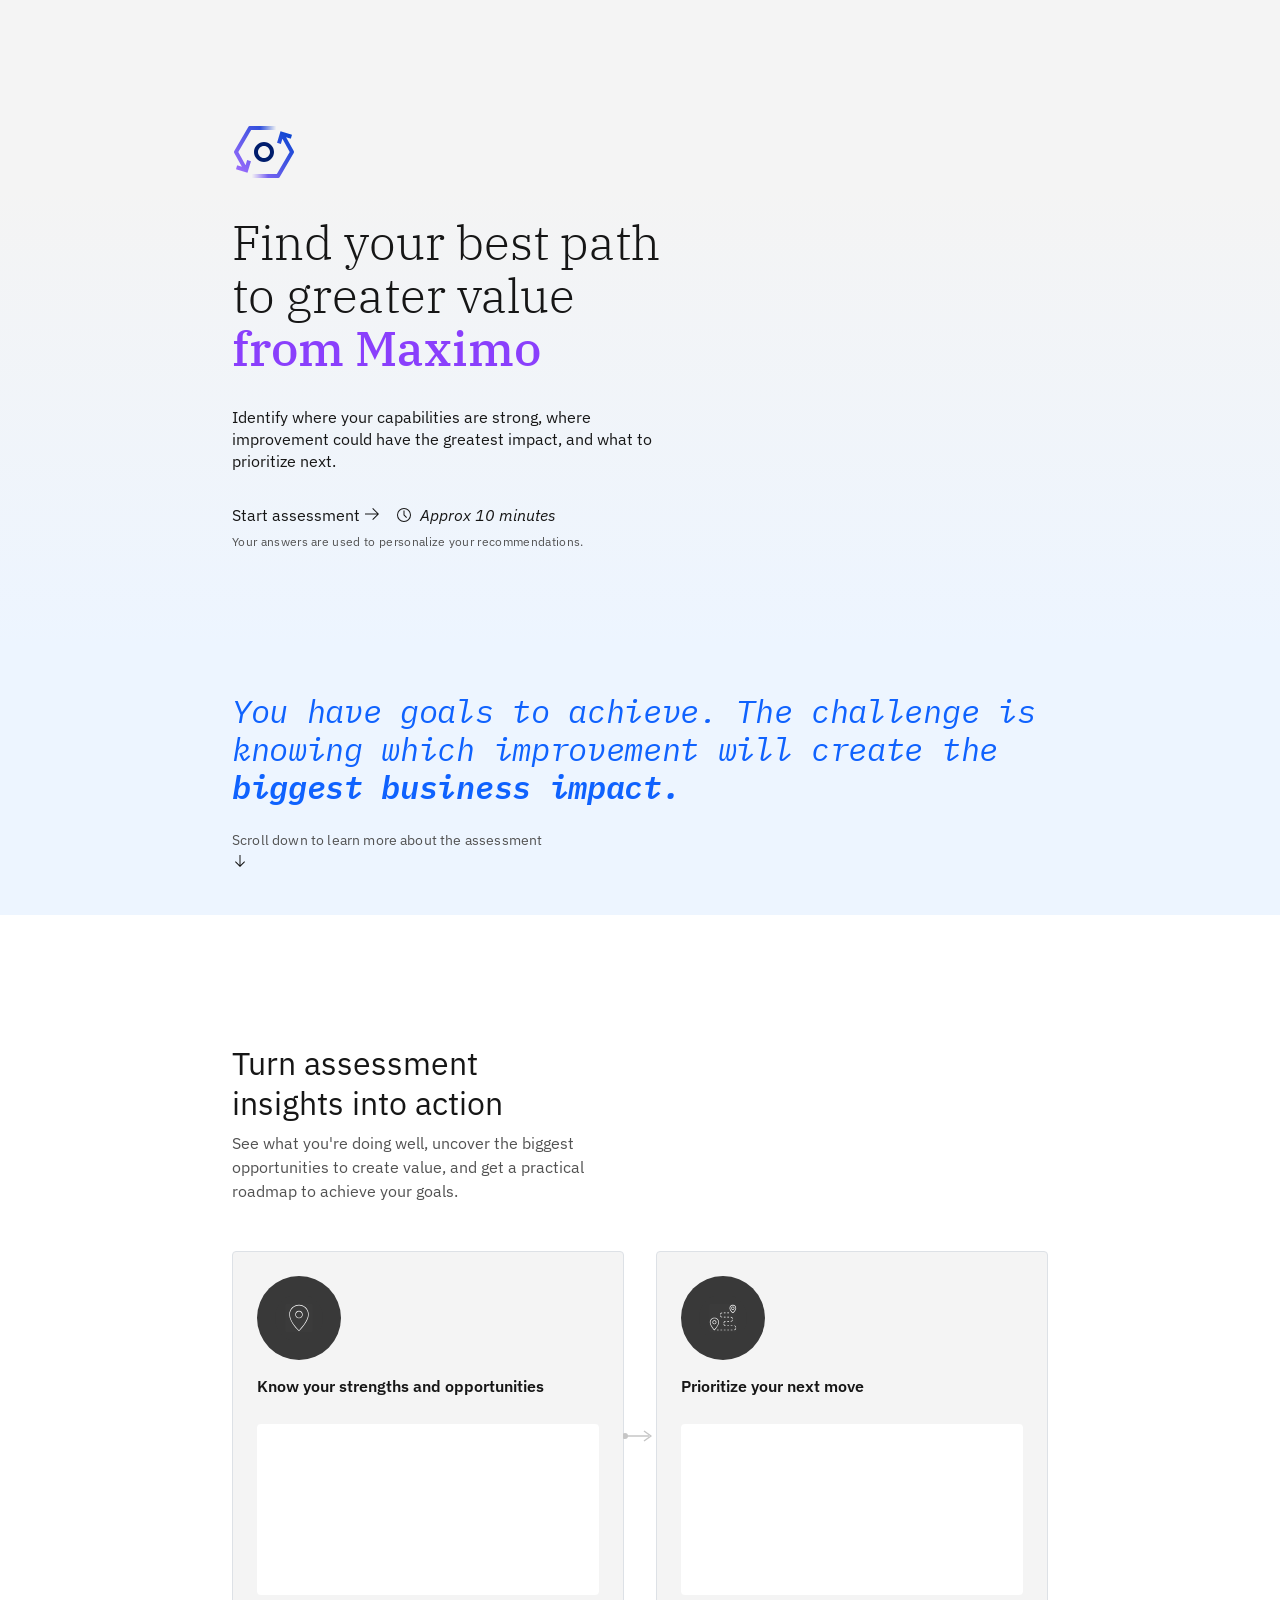
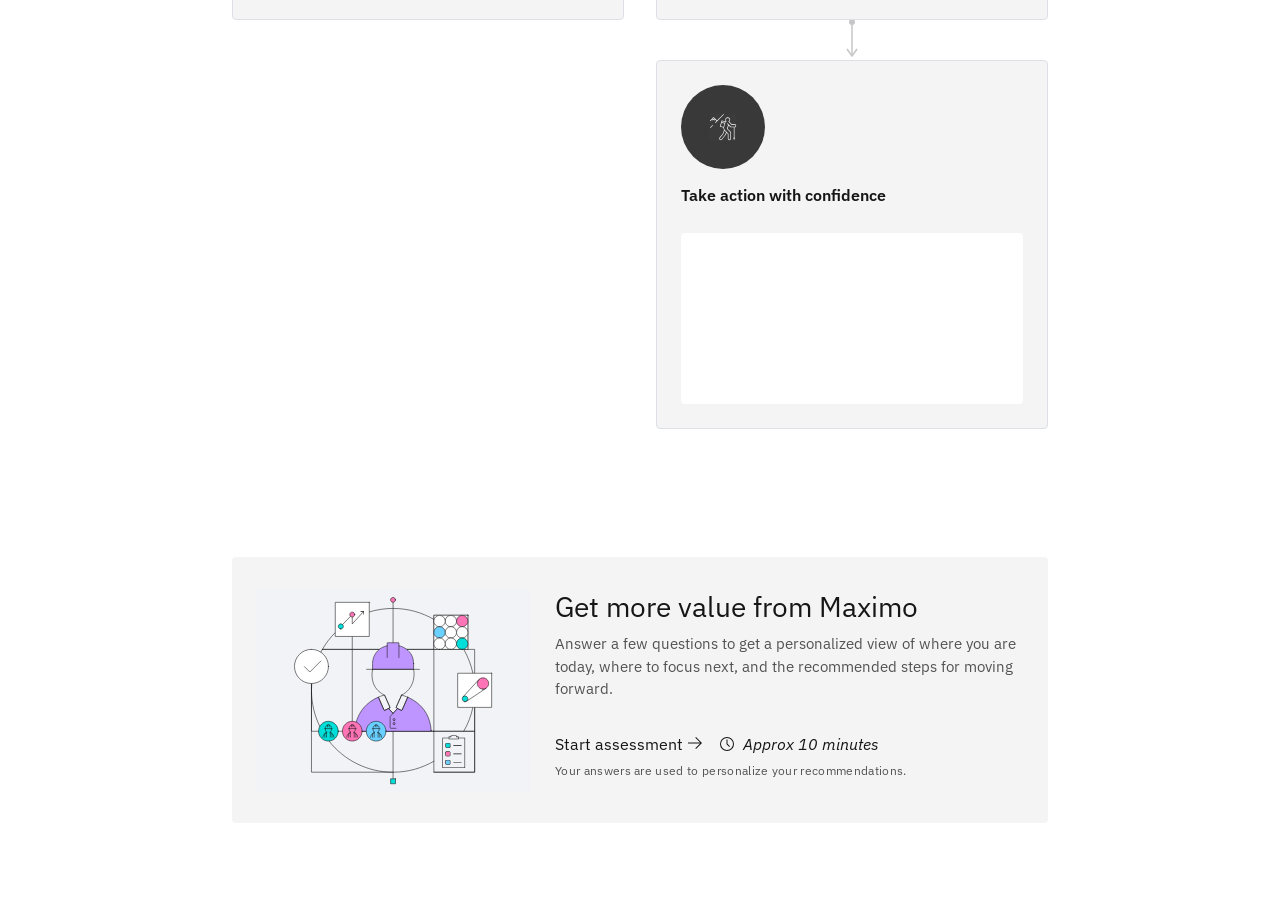
<file: index.html>
<!DOCTYPE html>
<html lang="en">
<head>
  <meta charset="UTF-8" />
  <meta name="viewport" content="width=device-width, initial-scale=1.0" />
  <link rel="icon" type="image/svg+xml" href="[data-uri]" />
  <title>Maximo Application Suite — Growth Opportunity Readiness Assessment Tool</title>

  <link rel="preconnect" href="https://fonts.googleapis.com" />
  <link rel="preconnect" href="https://fonts.gstatic.com" crossorigin />
  <link
    href="https://fonts.googleapis.com/css2?family=IBM+Plex+Mono:wght@500&family=IBM+Plex+Sans+Condensed:wght@400&family=IBM+Plex+Sans:wght@400;500;600;700&family=IBM+Plex+Serif:wght@300&display=swap"
    rel="stylesheet"
  />

  <!-- Carbon Web Components (v2) -->
  <link rel="preconnect" href="https://1.www.s81c.com" crossorigin>
  <link rel="dns-prefetch" href="https://1.www.s81c.com">
  <script type="module" src="https://1.www.s81c.com/common/carbon/web-components/tag/v2/latest/button.min.js"></script>
  <script type="module" src="https://1.www.s81c.com/common/carbon/web-components/tag/v2/latest/checkbox.min.js"></script>
  <script type="module" src="https://1.www.s81c.com/common/carbon/web-components/tag/v2/latest/radio-button.min.js"></script>
  <script type="module" src="https://1.www.s81c.com/common/carbon/web-components/tag/v2/latest/toggle-tip.min.js"></script>
  <script type="module" src="https://1.www.s81c.com/common/carbon/web-components/tag/v2/latest/progress-bar.min.js"></script>
  <script type="module" src="https://1.www.s81c.com/common/carbon/web-components/tag/v2/latest/notification.min.js"></script>
  <script type="module" src="https://1.www.s81c.com/common/carbon/web-components/tag/v2/latest/text-input.min.js"></script>

  <!-- Carbon Autotrack -->
  <script type="module">import "https://1.www.s81c.com/common/carbon/autotrack/tag/v1/latest/autotrack.min.js";</script>

  <link rel="stylesheet" href="css/styles.css" />
  <link rel="stylesheet" href="css/splash.css" />

</head>
<body class="splash-active">
  <div class="page">
    <!-- ============================================================ -->
    <!-- Splash screen                                                 -->
    <!-- ============================================================ -->
    <div id="splash-screen" class="splash-screen" role="region" aria-label="Maximo Growth Assessment Introduction">
      <section class="splash-hero" aria-labelledby="splash-hero-title">
        <div class="splash-hero__content">
          <img src="assets/IBM Maximo Application Suite.svg" alt="IBM Maximo Application Suite" class="splash-hero__icon" width="64" height="64" />
          <h1 class="splash-hero__headline" id="splash-hero-title">
            <span class="splash-hero__headline--black">Find your best path to greater value</span>
            <span class="splash-hero__headline--purple">from Maximo</span>
          </h1>
          <p class="splash-hero__body">Identify where your capabilities are strong, where improvement could have the greatest impact, and what to prioritize next.</p>
          <div class="splash-hero__cta">
            <div class="splash-hero__btn-row">
              <cds-button kind="primary" size="lg" onclick="startAssessment()" data-autotrack-id="splash__btn--start-hero">
                Start assessment
                <svg slot="icon" viewBox="0 0 32 32" width="16" height="16" fill="currentColor" aria-hidden="true" focusable="false"><path d="M18 6L16.57 7.393 26.188 17H2v2h24.188L16.57 28.573 18 30l12-12L18 6z"/></svg>
              </cds-button>
              <div class="splash-hero__clock" aria-label="Estimated completion time: approximately 10 minutes">
                <svg viewBox="0 0 32 32" width="16" height="16" fill="currentColor" aria-hidden="true" focusable="false"><path d="M16 2a14 14 0 1 0 14 14A14 14 0 0 0 16 2zm0 26a12 12 0 1 1 12-12 12 12 0 0 1-12 12z"/><path d="M20.59 22L15 16.41V7h2v8.58l5 5.01L20.59 22z"/></svg>
                <em>Approx 10 minutes</em>
              </div>
            </div>
            <p class="splash-hero__helper">Your answers are used to personalize your recommendations.</p>
          </div>
        </div>
        <div class="splash-hero__illustration" aria-hidden="true">
          <video src="assets/mgrat-splash-anim.mp4" autoplay muted loop playsinline tabindex="-1"></video>
        </div>
      </section>
      <section class="splash-quote" aria-label="Assessment purpose">
        <div class="splash-quote__box">
          <p class="splash-quote__text">You have goals to achieve.<br class="splash-quote__break"> The challenge is knowing which improvement will create the <strong>biggest business impact.</strong></p>
          <div class="splash-quote__scroll" aria-hidden="true">
            <p>Scroll down to learn more about the assessment</p>
            <svg viewBox="0 0 32 32" width="16" height="16" fill="currentColor" focusable="false"><path d="M24.59 16.59L17 24.17V4h-2v20.17l-7.59-7.58L6 18l10 10 10-10-1.41-1.41z"/></svg>
          </div>
        </div>
      </section>
      <section class="splash-value" aria-labelledby="splash-value-heading">
        <div class="splash-value__header">
          <h2 class="splash-value__heading" id="splash-value-heading">Turn assessment<br>insights into action</h2>
          <p class="splash-value__desc">See what you're doing well, uncover the biggest opportunities to create value, and get a practical roadmap to achieve your goals.</p>
        </div>
        <div class="splash-value__grid">
          <!-- Card 1 -->
          <!-- Mobile connector: Card 1 → Card 2 -->
          <div class="splash-connector splash-connector--card1" aria-hidden="true">
            <svg viewBox="0 0 2 35" width="2" height="35" fill="none" focusable="false"><line x1="1" y1="0" x2="1" y2="35" stroke="#c6c6c6" stroke-width="1.5"/></svg>
          </div>
          <article class="splash-value__card splash-value__card--1">
            <div class="splash-pictogram" aria-hidden="true">
              <img src="assets/Pictogram.svg" loading="lazy" decoding="async" alt="" width="48" height="48" />
            </div>
            <h3 class="splash-value__card-label">Know your strengths and opportunities</h3>
            <div class="splash-media-container" aria-hidden="true">
              <video src="assets/progress-anim.mp4" muted loop playsinline preload="none" tabindex="-1" data-lazy-video></video>
            </div>
            <!-- Desktop connector: Card 1 → Card 2 (anchored to Card 1 center-right) -->
            <div class="splash-connector--desktop splash-connector--h" aria-hidden="true">
              <svg width="32" height="24" viewBox="0 0 32 24" fill="none" xmlns="http://www.w3.org/2000/svg" focusable="false">
                <!-- horizontal line straight across from left to right -->
                <line x1="0" y1="12" x2="26" y2="12" stroke="#c6c6c6" stroke-width="1.5"/>
                <!-- arrowhead pointing right -->
                <path d="M21 7 L28 12 L21 17" stroke="#c6c6c6" stroke-width="1.5" fill="none" stroke-linejoin="round"/>
                <!-- circle dot at start -->
                <circle cx="2" cy="12" r="3" fill="#c6c6c6"/>
              </svg>
            </div>
          </article>
          <!-- Right column: Card 2 + Card 3 stacked -->
          <div class="splash-value__right">
            <article class="splash-value__card splash-value__card--2">
              <div class="splash-pictogram" aria-hidden="true">
                <img src="assets/Pictogram-1.svg" loading="lazy" decoding="async" alt="" width="48" height="48" />
              </div>
              <h3 class="splash-value__card-label">Prioritize your next move</h3>
              <div class="splash-media-container" aria-hidden="true">
                <video src="assets/steps-anim.mp4" muted loop playsinline preload="none" tabindex="-1" data-lazy-video></video>
              </div>
            </article>
            <!-- Mobile connector: Card 2 → Card 3 -->
            <div class="splash-connector" aria-hidden="true">
              <svg viewBox="0 0 2 35" width="2" height="35" fill="none" focusable="false"><line x1="1" y1="0" x2="1" y2="35" stroke="#c6c6c6" stroke-width="1.5"/></svg>
            </div>
            <!-- Desktop connector: Card 2 → Card 3 (bottom-center of Card 2 to top-center of Card 3) -->
            <div class="splash-connector--desktop splash-connector--v" aria-hidden="true">
              <svg width="24" height="40" viewBox="0 0 24 40" fill="none" xmlns="http://www.w3.org/2000/svg" focusable="false">
                <!-- vertical line straight down from top-center to bottom -->
                <line x1="12" y1="0" x2="12" y2="34" stroke="#c6c6c6" stroke-width="1.5"/>
                <!-- arrowhead pointing down -->
                <path d="M7 29 L12 36 L17 29" stroke="#c6c6c6" stroke-width="1.5" fill="none" stroke-linejoin="round"/>
                <!-- circle dot at start -->
                <circle cx="12" cy="2" r="3" fill="#c6c6c6"/>
              </svg>
            </div>
            <article class="splash-value__card splash-value__card--3">
              <div class="splash-pictogram" aria-hidden="true">
                <img src="assets/Pictogram-2.svg" loading="lazy" decoding="async" alt="" width="48" height="48" />
              </div>
              <h3 class="splash-value__card-label">Take action with confidence</h3>
              <div class="splash-media-container" aria-hidden="true">
                <video src="assets/cards-anim.mp4" muted loop playsinline preload="none" tabindex="-1" data-lazy-video></video>
              </div>
            </article>
          </div>

        </div>
      </section>
      <section class="splash-cta" aria-labelledby="splash-cta-heading">
        <div class="splash-cta__inner">
          <img class="splash-cta__illustration" src="assets/What%27s%20on%20supervisor%27s%20mind_.svg" loading="lazy" decoding="async" alt="" width="275" aria-hidden="true" />
          <div class="splash-cta__content">
            <div class="splash-cta__copy">
              <h2 class="splash-cta__heading" id="splash-cta-heading">Get more value from Maximo</h2>
              <p class="splash-cta__desc">Answer a few questions to get a personalized view of where you are today, where to focus next, and the recommended steps for moving forward.</p>
            </div>
            <div class="splash-cta__actions">
              <div class="splash-cta__btn-row">
                <cds-button kind="primary" size="lg" onclick="startAssessment()" data-autotrack-id="splash__btn--start-cta">
                  Start assessment
                  <svg slot="icon" viewBox="0 0 32 32" width="16" height="16" fill="currentColor" aria-hidden="true" focusable="false"><path d="M18 6L16.57 7.393 26.188 17H2v2h24.188L16.57 28.573 18 30l12-12L18 6z"/></svg>
                </cds-button>
                <div class="splash-hero__clock" aria-label="Estimated completion time: approximately 10 minutes">
                  <svg viewBox="0 0 32 32" width="16" height="16" fill="currentColor" aria-hidden="true" focusable="false"><path d="M16 2a14 14 0 1 0 14 14A14 14 0 0 0 16 2zm0 26a12 12 0 1 1 12-12 12 12 0 0 1-12 12z"/><path d="M20.59 22L15 16.41V7h2v8.58l5 5.01L20.59 22z"/></svg>
                  <em>Approx 10 minutes</em>
                </div>
              </div>
              <p class="splash-hero__helper">Your answers are used to personalize your recommendations.</p>
            </div>
          </div>
        </div>
      </section>
    </div>
    <!-- ============================================================ -->
    <!-- Sidebar                                                       -->
    <!-- ============================================================ -->
    <aside class="sidebar" aria-label="Assessment overview">
      <img src="assets/IBM%20Maximo%20Application%20Suite.svg" alt="IBM Maximo Application Suite" class="sidebar__icon" width="32" height="32" />
      <div class="sidebar__head">
        <p class="sidebar__product">
          <strong id="product-name">Maximo Application Suite</strong><br />
          <span id="product-subtitle">Growth Opportunity Assessment Tool</span>
        </p>
        <p class="sidebar__version" id="product-version">Beta v.3</p>
      </div>

      <div class="sidebar__hero">
        <h1 class="sidebar__title" id="page-title"></h1>
        <p class="sidebar__page" id="page-counter" aria-live="polite"></p>
      </div>

      <a class="sidebar__logo" href="https://www.ibm.com" aria-label="IBM" target="_blank" rel="noopener noreferrer">
        <img src="assets/ibm-logo.svg" loading="lazy" decoding="async" alt="IBM" width="54" height="20" />
      </a>
      <div class="sidebar__art" aria-hidden="true">
        <img data-src="assets/sidebar-artwork.png" decoding="async" alt="" />
      </div>
    </aside>

    <!-- ============================================================ -->
    <!-- Main content — sections are rendered from data/assessment.js -->
    <!-- ============================================================ -->
    <main class="main" id="main-content">
      <form class="content" id="assessment-form" novalidate>
        <div class="progress">
          <cds-progress-bar
            id="progress"
            label="Assessment progress"
            hide-label
            size="small"
            value="0"
            max="100"
          ></cds-progress-bar>
        </div>

        <div class="sections" id="sections"></div>

        <cds-inline-notification
          id="form-error"
          class="form-error"
          kind="error"
          low-contrast
          hide-close-button
          title="Some required questions are unanswered."
          subtitle="Answer every highlighted item to continue."
          hidden
        ></cds-inline-notification>

        <div class="actions-bar" id="actions-bar">
          <div class="actions">
            <cds-button id="btn-back" kind="secondary" size="lg" type="button" data-autotrack-id="assessment__btn--back">Back</cds-button>
            <cds-button id="btn-next" kind="primary" size="lg" type="submit" data-autotrack-id="assessment__btn--next">
              Next
              <svg slot="icon" class="btn-icon" viewBox="0 0 32 32" aria-hidden="true" focusable="false">
                <path d="M18 6 16.57 7.393 24.15 15 4 15 4 17 24.15 17 16.57 24.573 18 26 28 16 18 6z"/>
              </svg>
            </cds-button>
          </div>
        </div>
      </form>
    </main>
  </div>

  <div class="report-view" id="report-view" style="display: none;"></div>

  <script type="module" src="js/app.js"></script>
  <script defer src="https://cdn.vercel-insights.com/v1/script.js"></script>
</body>
</html>
</file>
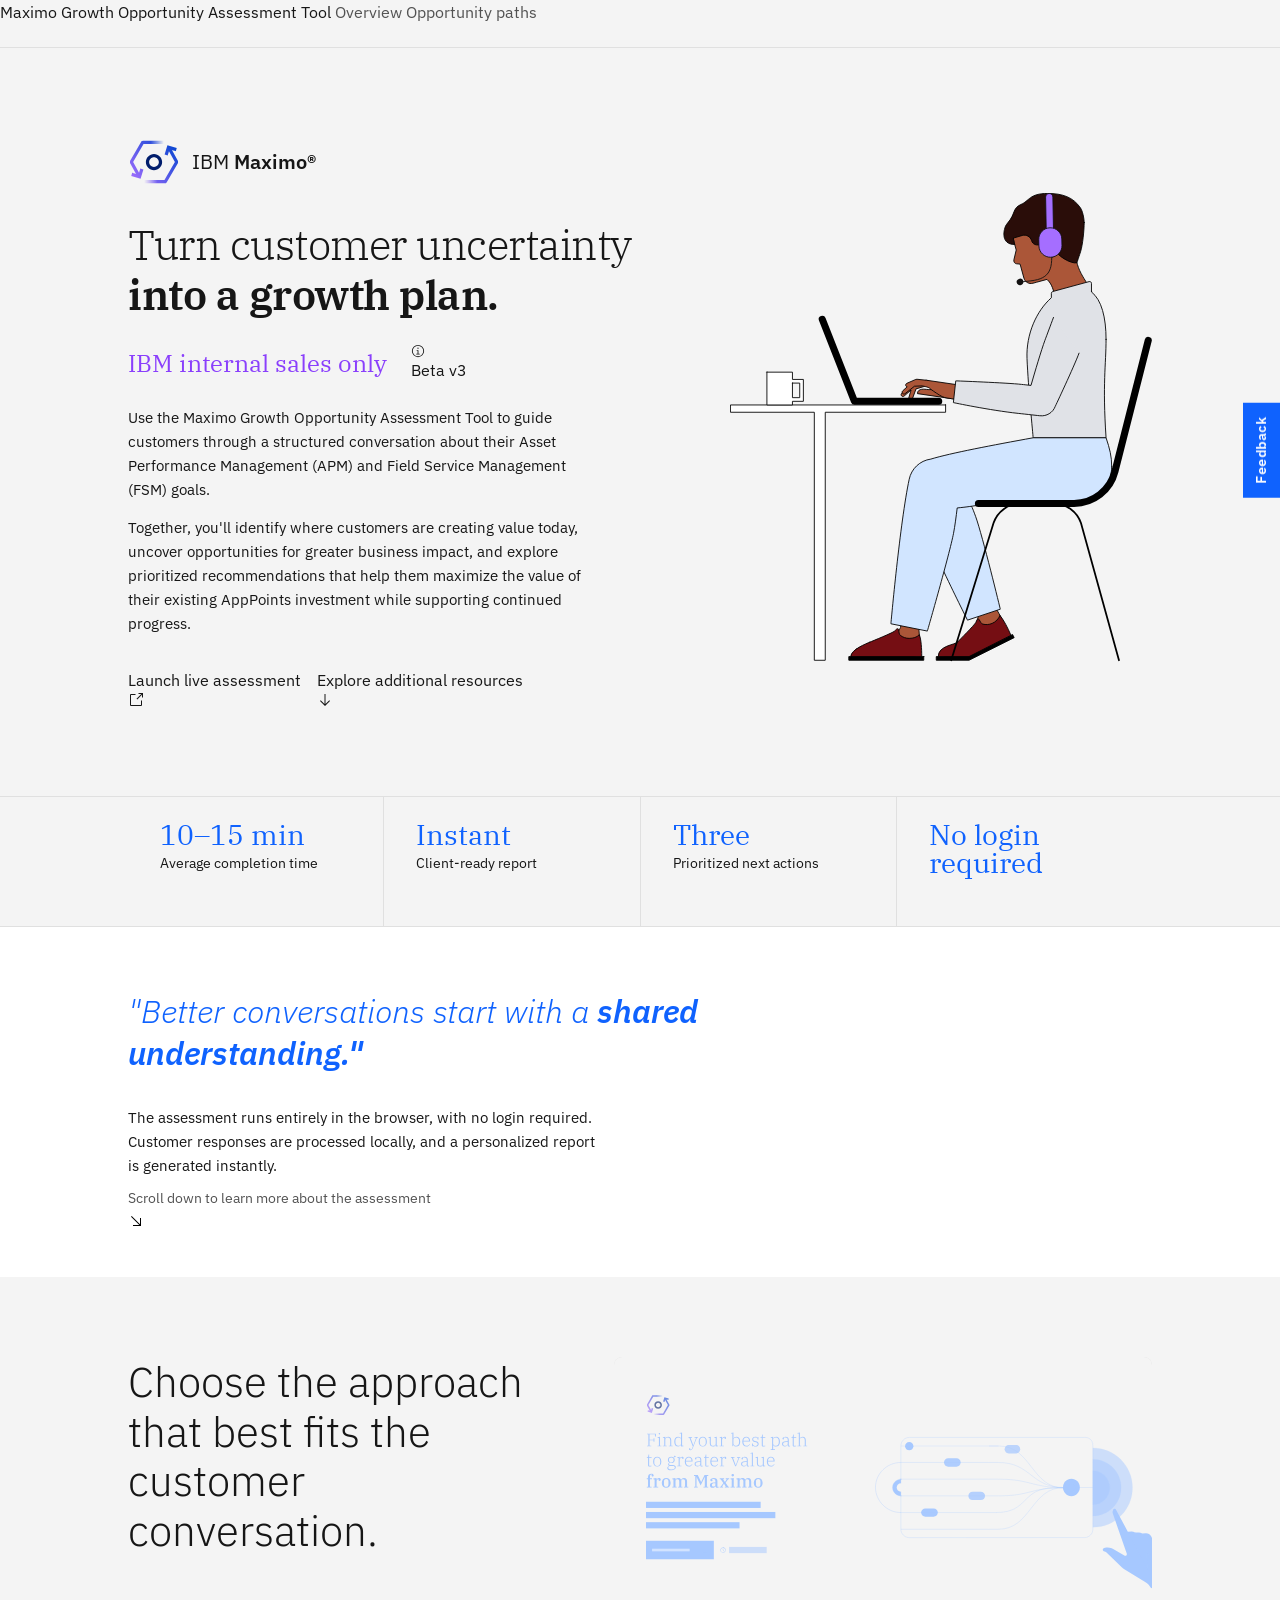
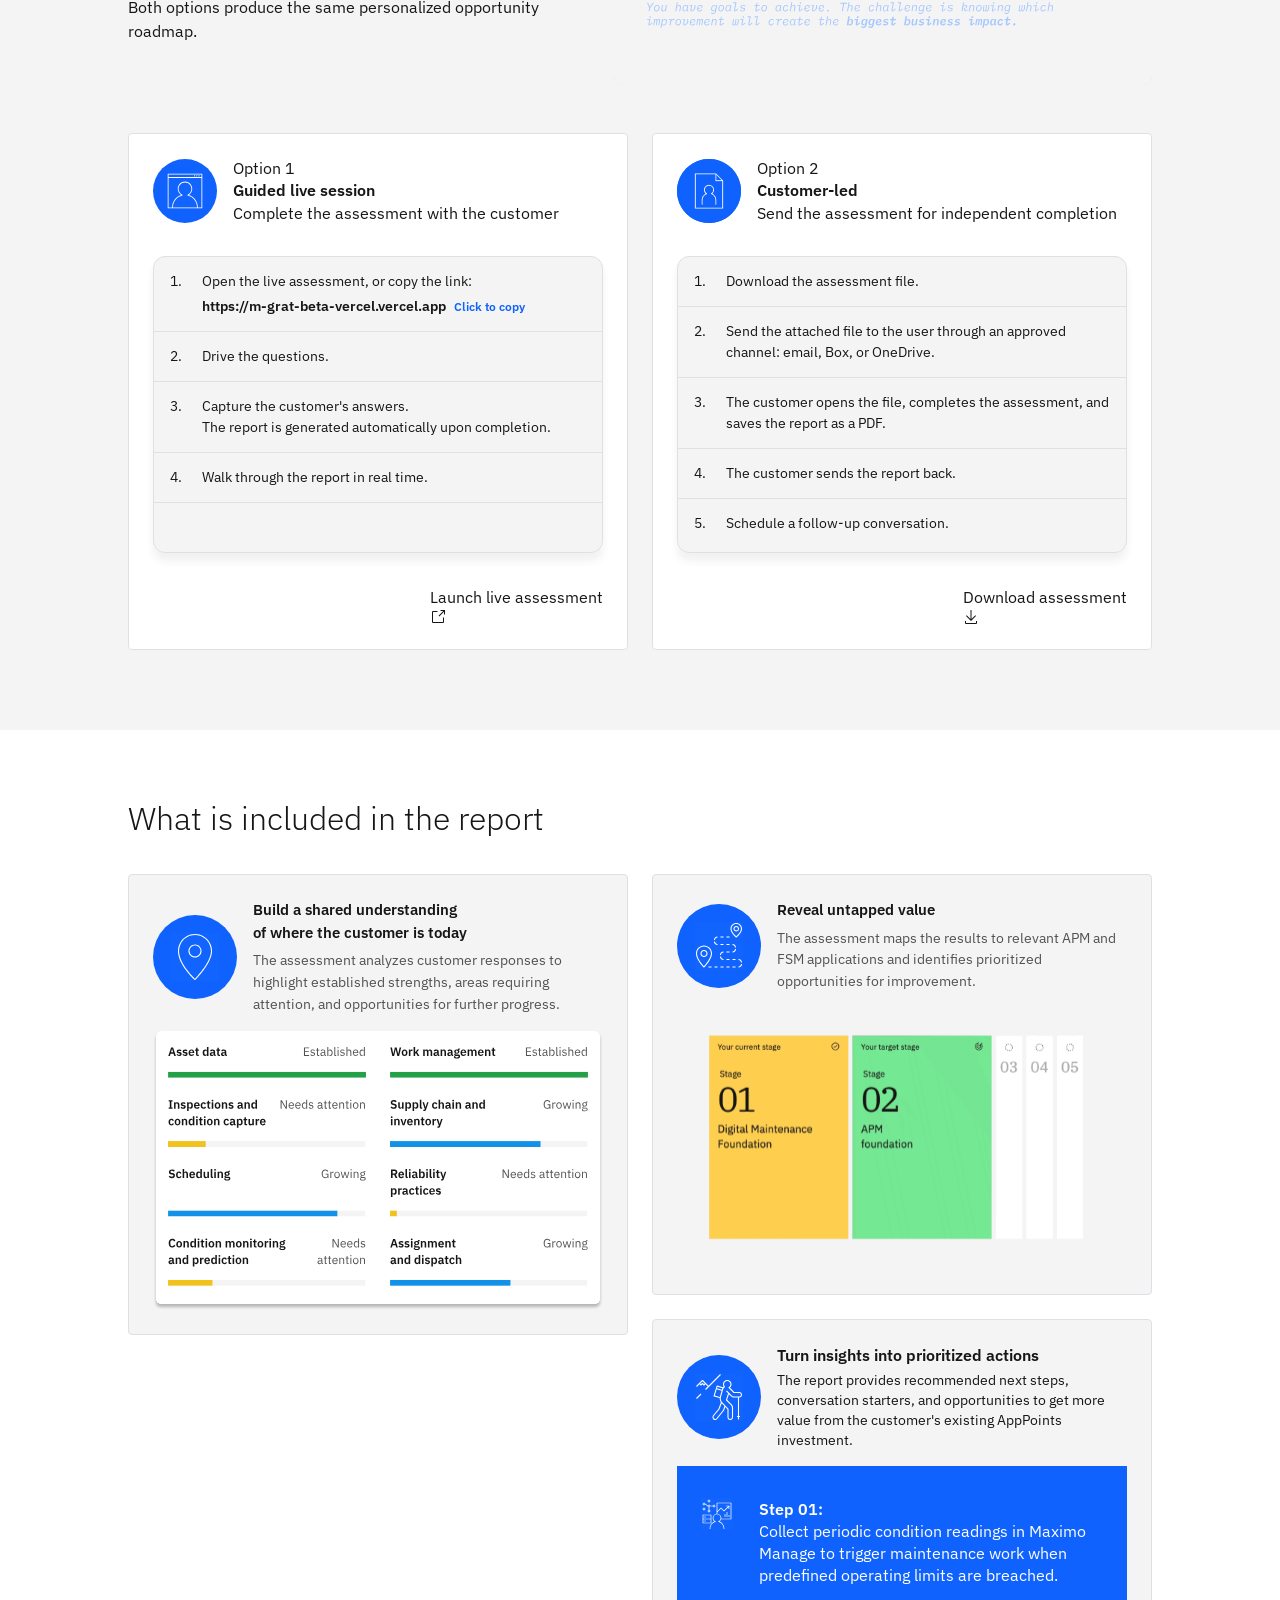
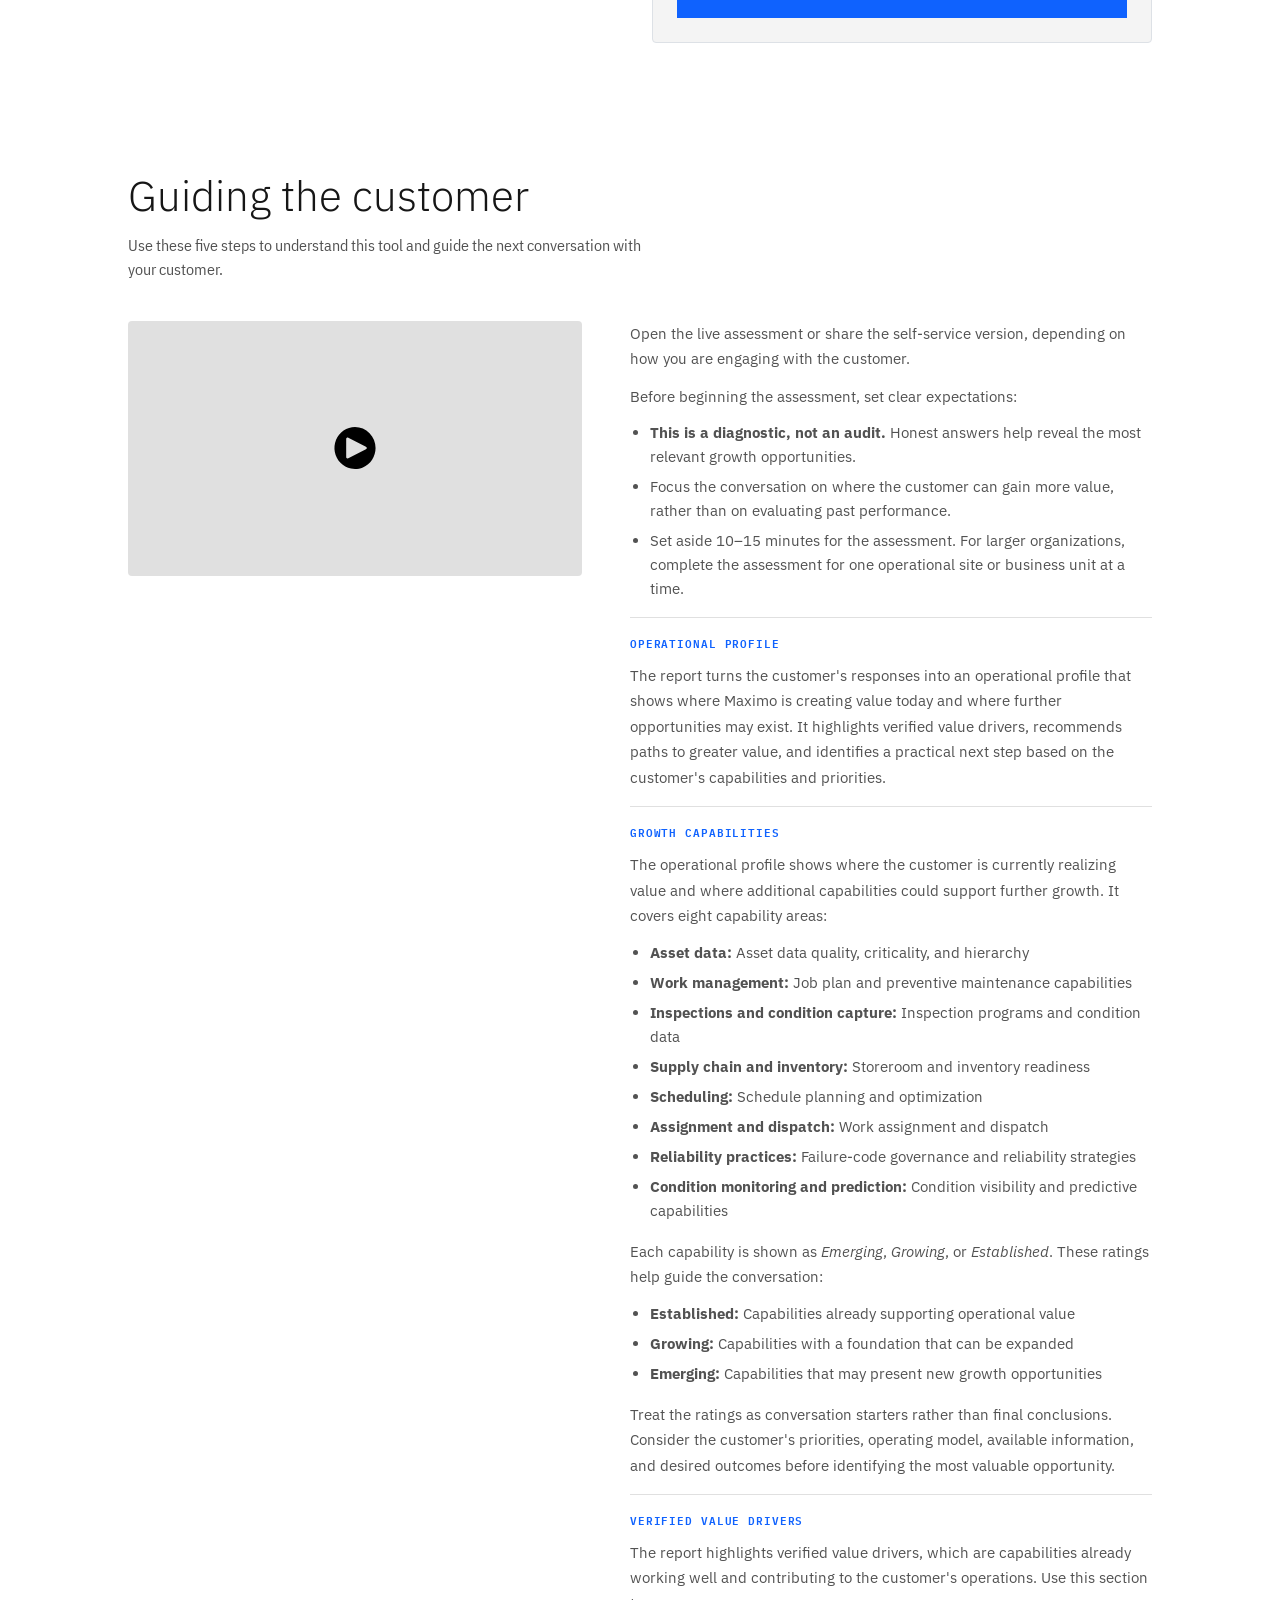
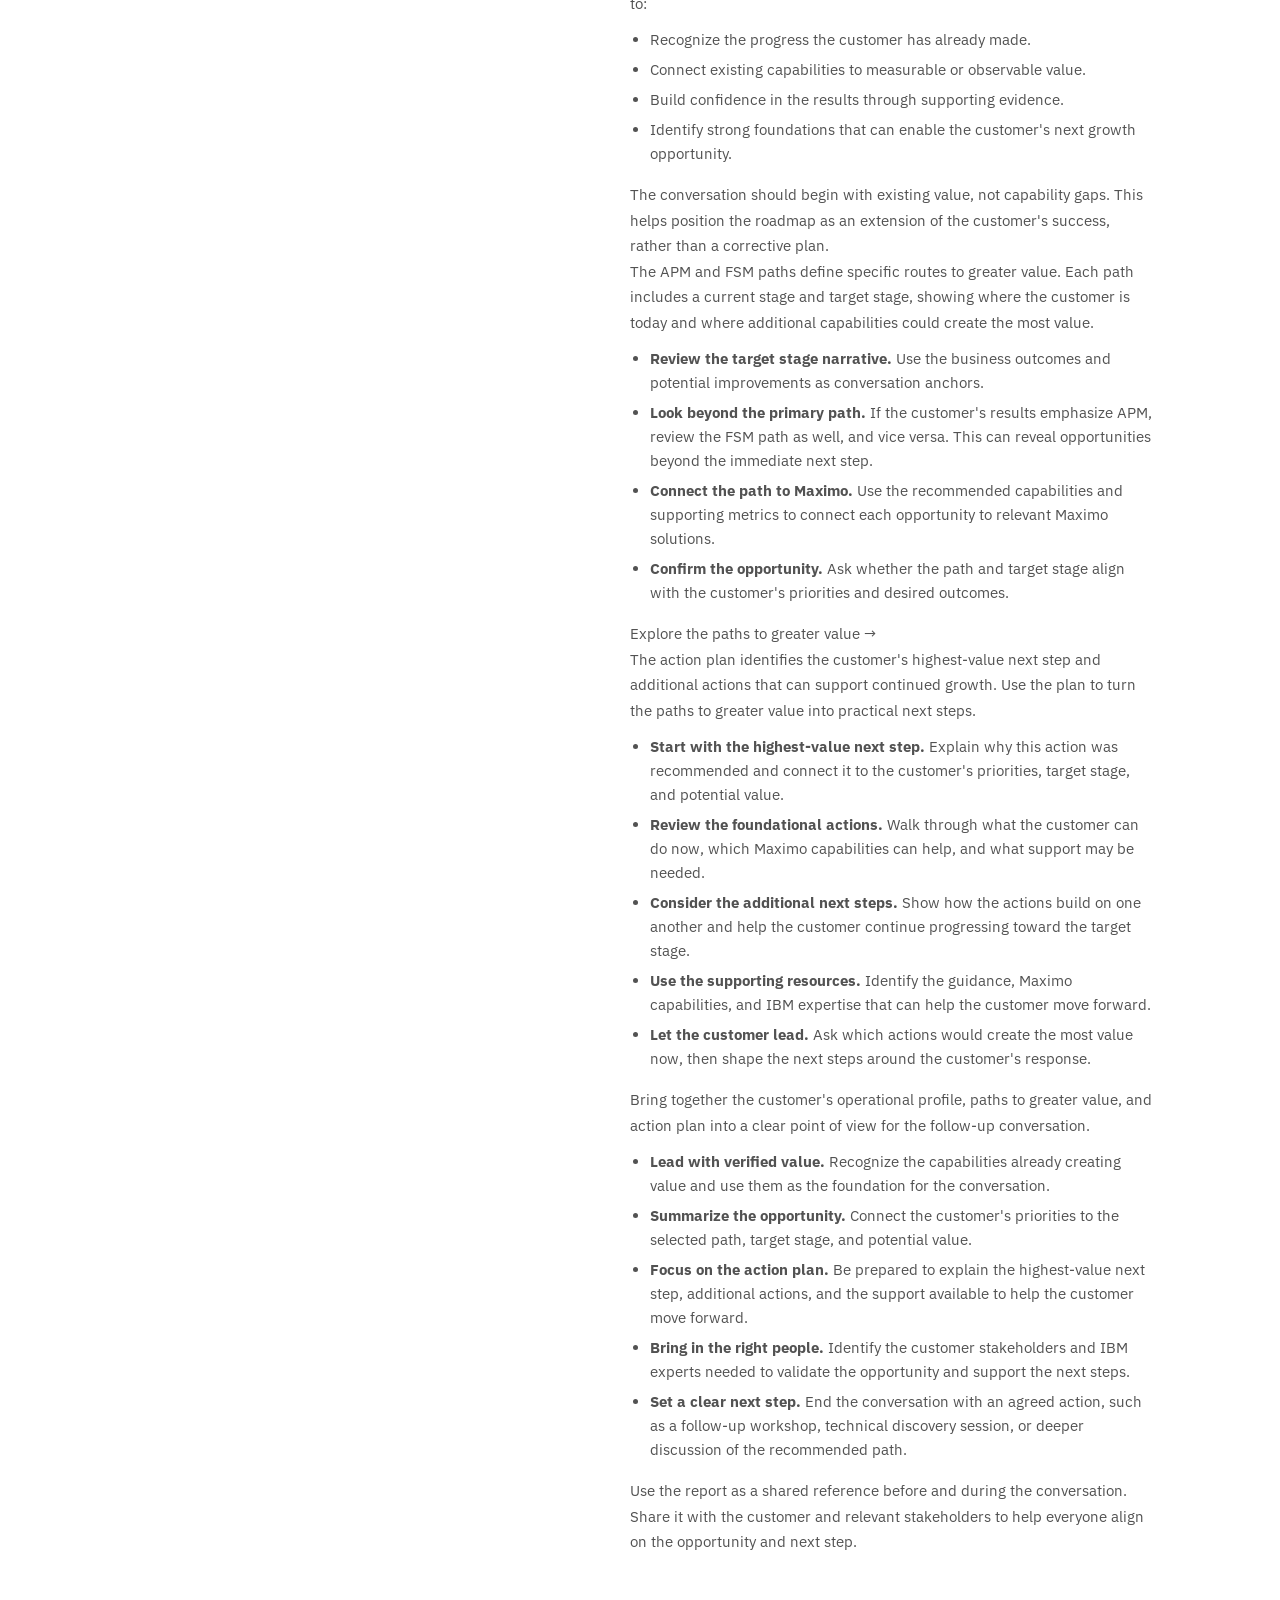
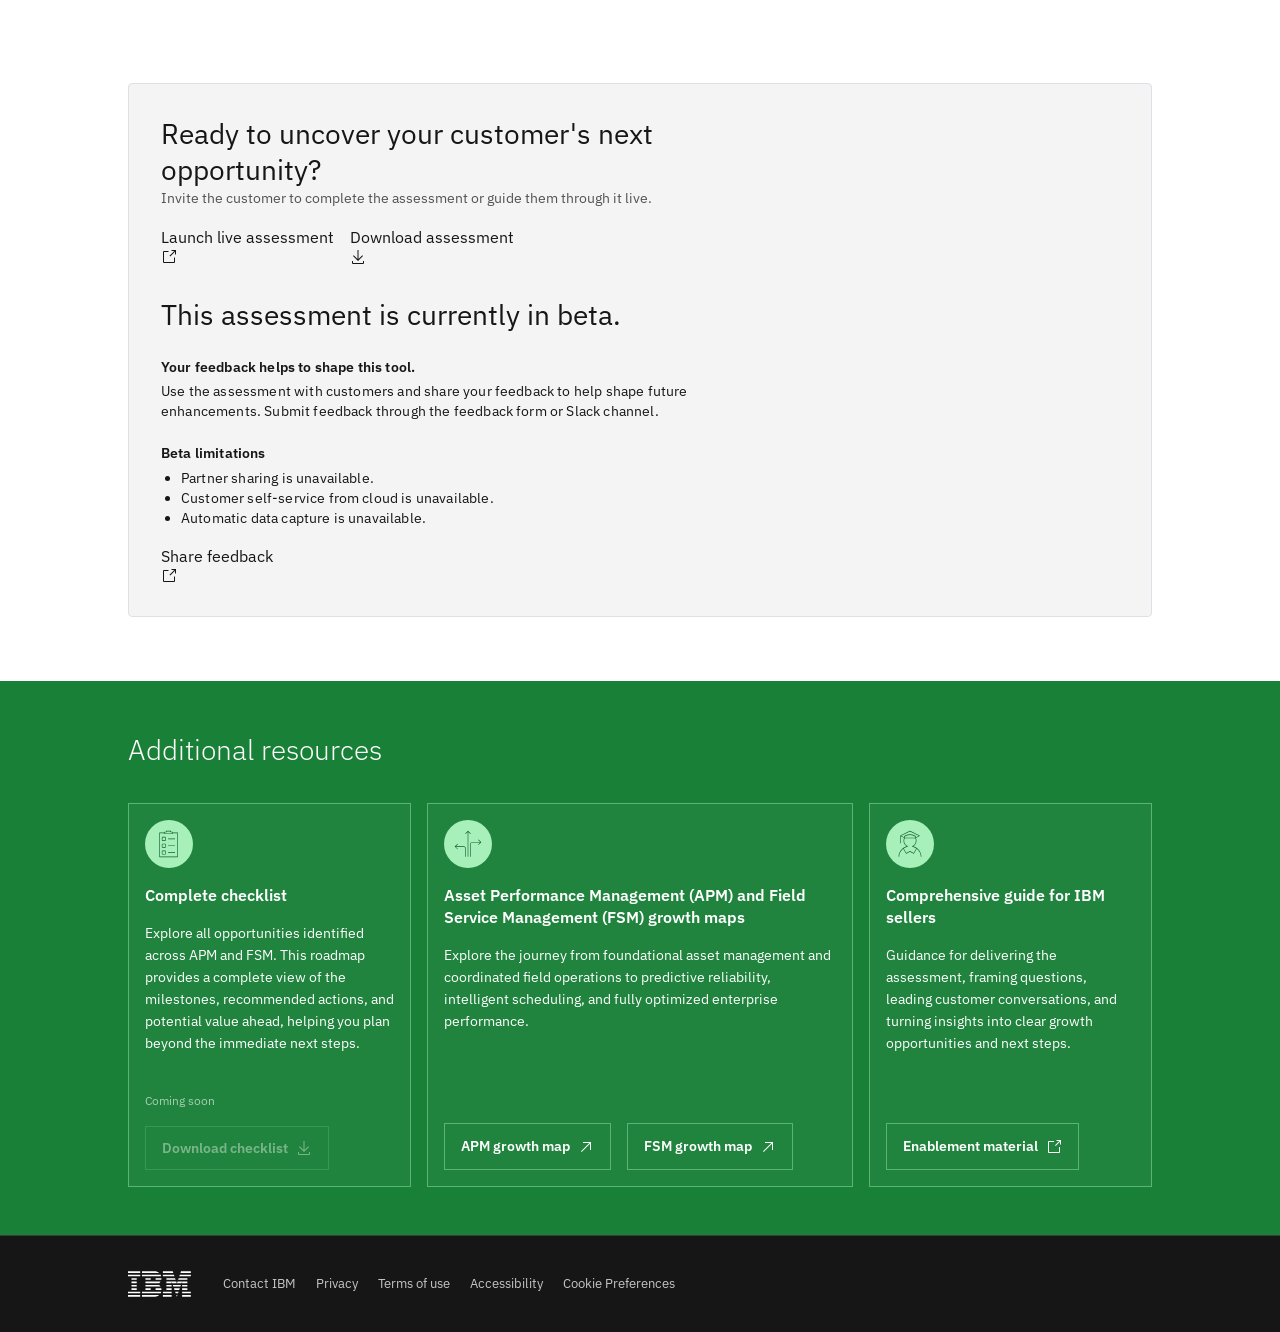
<file: docs/index.html>
<!DOCTYPE html>
<html lang="en">
<head>
  <meta charset="UTF-8" />
  <meta name="viewport" content="width=device-width, initial-scale=1.0" />
  <link rel="icon" type="image/svg+xml" href="[data-uri]" />

  <title>M-GOAT · MAS Growth Opportunity Assessment Tool</title>

  <!-- IBM Plex Fonts -->
  <link rel="preconnect" href="https://fonts.googleapis.com" />
  <link rel="preconnect" href="https://fonts.gstatic.com" crossorigin />
  <link href="https://fonts.googleapis.com/css2?family=IBM+Plex+Sans:ital,wght@0,300;0,400;0,500;0,600;0,700;1,300;1,400&family=IBM+Plex+Serif:ital,wght@0,300;0,400;0,600;0,700;1,300;1,400&family=IBM+Plex+Mono:wght@400;500;600&family=IBM+Plex+Sans+Condensed:wght@300;400;500;600&display=swap" rel="stylesheet" />

  <!-- Carbon Web Components (v2) from IBM CDN -->
  <link rel="preconnect" href="https://1.www.s81c.com" crossorigin />
  <link rel="dns-prefetch" href="https://1.www.s81c.com" />
  <script type="module" src="https://1.www.s81c.com/common/carbon/web-components/tag/v2/latest/ui-shell.min.js"></script>
  <script type="module" src="https://1.www.s81c.com/common/carbon/web-components/tag/v2/latest/button.min.js"></script>
  <script type="module" src="https://1.www.s81c.com/common/carbon/web-components/tag/v2/latest/accordion.min.js"></script>
  <script type="module" src="https://1.www.s81c.com/common/carbon/web-components/tag/v2/latest/tag.min.js"></script>
  <script type="module" src="https://1.www.s81c.com/common/carbon/web-components/tag/v2/latest/tile.min.js"></script>
  <script type="module" src="https://1.www.s81c.com/common/carbon/web-components/tag/v2/latest/link.min.js"></script>
  <script type="module" src="https://1.www.s81c.com/common/carbon/web-components/tag/v2/latest/tabs.min.js"></script>
  <script type="module" src="https://1.www.s81c.com/common/carbon/web-components/tag/v2/latest/checkbox.min.js"></script>
  <script type="module" src="https://1.www.s81c.com/common/carbon/web-components/tag/v2/latest/toggle.min.js"></script>
  <script type="module" src="https://1.www.s81c.com/common/carbon/web-components/tag/v2/latest/content-switcher.min.js"></script>

  <style>
    /* ── Carbon Design System Tokens ───────────────────────── */
    :root {
      /* Colors */
      --cds-background: #ffffff;
      --cds-background-brand: #0f62fe;
      --cds-layer-01: #f4f4f4;
      --cds-layer-02: #ffffff;
      --cds-layer-accent-01: #e0e0e0;
      --cds-field-01: #f4f4f4;
      --cds-border-subtle-01: #e0e0e0;
      --cds-border-subtle: #e0e0e0;
      --cds-border-strong-01: #8d8d8d;
      --cds-border-interactive: #0f62fe;
      --cds-text-primary: #161616;
      --cds-text-secondary: #525252;
      --cds-text-placeholder: #a8a8a8;
      --cds-text-on-color: #ffffff;
      --cds-text-inverse: #ffffff;
      --cds-link-primary: #0f62fe;
      --cds-link-primary-hover: #0043ce;
      --cds-button-primary: #0f62fe;
      --cds-button-primary-hover: #0043ce;
      --cds-button-secondary: #393939;
      --cds-button-secondary-hover: #474747;
      --cds-support-success: #198038;
      --cds-support-warning: #f1c21b;

      /* Spacing */
      --cds-spacing-01: 2px;
      --cds-spacing-02: 4px;
      --cds-spacing-03: 8px;
      --cds-spacing-04: 12px;
      --cds-spacing-05: 16px;
      --cds-spacing-06: 24px;
      --cds-spacing-07: 32px;
      --cds-spacing-08: 40px;
      --cds-spacing-09: 48px;
      --cds-spacing-10: 64px;
      --cds-spacing-11: 80px;

      /* Typography */
      --cds-font-sans: 'IBM Plex Sans', -apple-system, BlinkMacSystemFont, 'Segoe UI', Roboto, sans-serif;
      --cds-font-serif: 'IBM Plex Serif', Georgia, 'Times New Roman', serif;
      --cds-font-mono: 'IBM Plex Mono', Menlo, monospace;
      --cds-font-condensed: 'IBM Plex Sans Condensed', var(--cds-font-sans);
    }

    /* ── Reset & Base ─────────────────────────────────────── */
    *, *::before, *::after { box-sizing: border-box; margin: 0; padding: 0; }
    html { scroll-behavior: smooth; overflow-x: hidden; }
    body {
      font-family: var(--cds-font-sans);
      font-size: 16px;
      line-height: 1.5;
      color: var(--cds-text-primary);
      background: var(--cds-layer-01);
      -webkit-font-smoothing: antialiased;
      -moz-osx-font-smoothing: grayscale;
      overflow-x: hidden;
      padding-top: 48px;
    }
    a { color: inherit; text-decoration: none; }
    img, svg { display: block; max-width: 100%; }

    /* ── Carbon Grid Container ────────────────────────────── */
    .cds--grid {
      width: 100%;
      max-width: 1056px;
      margin: 0 auto;
      padding: 0 16px;
    }

    /* ── Carbon UI Shell (Gray 10 Theme) ───────────────────── */
    cds-header {
      position: fixed !important;
      top: 0 !important;
      left: 0 !important;
      right: 0 !important;
      width: 100% !important;
      height: 48px !important;
      z-index: 8000 !important;
      --cds-background: #f4f4f4;
      background: #f4f4f4 !important;
      border-bottom: 1px solid var(--cds-border-subtle);
    }
    cds-header-name {
      color: var(--cds-text-primary);
      font-family: var(--cds-font-sans);
    }
    .header-name--full   { display: inline; }
    .header-name--short  { display: none; }
    @media (max-width: 800px) {
      .header-name--full  { display: none; }
      .header-name--short { display: inline; }
    }
    cds-header-nav-item {
      color: var(--cds-text-secondary);
    }

    /* ── Fixed Feedback Floating Tab ──────────────────────── */
    .feedback-tab {
      position: fixed;
      right: 0;
      top: 50%;
      transform: translateY(-50%) rotate(180deg) translateZ(0);
      -webkit-transform: translateY(-50%) rotate(180deg) translateZ(0);
      backface-visibility: hidden;
      -webkit-backface-visibility: hidden;
      -webkit-font-smoothing: subpixel-antialiased;
      z-index: 9000;
      background: var(--cds-button-primary);
      color: var(--cds-text-on-color);
      font-family: var(--cds-font-sans);
      font-size: 14px;
      font-weight: 600;
      writing-mode: vertical-rl;
      text-orientation: mixed;
      padding: 14px 8px;
      cursor: pointer;
      text-decoration: none;
      letter-spacing: 0.04em;
      transition: background 0.15s;
    }
    .feedback-tab:hover {
      background: var(--cds-button-primary-hover);
      color: var(--cds-text-on-color);
    }

    /* ── Hero Section ─────────────────────────────────────── */
    .hero {
      background: var(--cds-layer-01);
      overflow: hidden;
      padding-top: var(--cds-spacing-09);
      padding-bottom: var(--cds-spacing-09);
    }
    .hero-inner {
      display: grid;
      grid-template-columns: 1.15fr 0.85fr;
      gap: var(--cds-spacing-07);
      min-height: 520px;
      align-items: center;
    }
    .hero-content {
      padding: var(--cds-spacing-08) var(--cds-spacing-06) var(--cds-spacing-08) 0;
      display: flex;
      flex-direction: column;
      justify-content: center;
    }
    .hero-wordmark {
      display: flex;
      align-items: center;
      gap: 12px;
      margin-bottom: var(--cds-spacing-07);
    }
    .hero-wordmark img {
      width: 52px;
      height: 52px;
      flex-shrink: 0;
    }
    .hero-wordmark-text {
      font-family: var(--cds-font-sans);
      font-size: 20px;
      font-weight: 400;
      color: var(--cds-text-primary);
      line-height: 1.2;
    }
    .hero-wordmark-text strong {
      font-weight: 600;
    }
    .hero-headline {
      font-family: var(--cds-font-serif);
      font-size: 42px;
      font-weight: 300;
      line-height: 1.19;
      color: var(--cds-text-primary);
      margin-bottom: var(--cds-spacing-06);
      letter-spacing: -0.5px;
    }
    .hero-headline strong {
      font-family: var(--cds-font-serif);
      font-weight: 600;
      display: block;
    }
    .hero-label-row {
      display: flex;
      align-items: center;
      gap: 16px;
      margin-bottom: var(--cds-spacing-06);
      flex-wrap: wrap;
    }
    .hero-label {
      font-family: var(--cds-font-serif);
      font-size: 24px;
      color: #8a3ffc;
      line-height: 1;
    }
    .hero-label-row cds-tag {
      margin: 0;
      align-self: center;
      padding-left: var(--cds-spacing-03);
      padding-right: var(--cds-spacing-03);
    }
    .hero-body {
      font-size: 15px;
      color: var(--cds-text-primary);
      line-height: 1.6;
      max-width: 52ch;
      margin-bottom: 14px;
    }
    .hero-body + .hero-body {
      margin-top: 0;
      margin-bottom: var(--cds-spacing-07);
    }
    .hero-actions {
      display: flex;
      align-items: center;
      gap: var(--cds-spacing-05);
      flex-wrap: wrap;
    }
    .hero-actions cds-button[kind="secondary"] svg[slot="icon"] {
      flex-shrink: 0;
      transition: fill 0.15s ease;
    }
    .hero-actions cds-button[kind="secondary"]:hover svg[slot="icon"] {
      fill: currentColor;
      color: currentColor;
    }
    .hero-visual {
      position: relative;
      overflow: hidden;
      display: flex;
      align-items: flex-end;
      justify-content: center;
      min-height: 480px;
    }
    .hero-visual img {
      display: block;
      width: 100%;
      max-width: 480px;
      height: auto;
    }

    /* ── Metric Badges Strip ──────────────────────────────── */
    .metric-strip {
      background: var(--cds-layer-01);
      border-top: 1px solid var(--cds-border-subtle);
      border-bottom: 1px solid var(--cds-border-subtle);
    }
    .metric-strip .cds--grid {
      display: flex;
      align-items: stretch;
      flex-wrap: wrap;
      gap: 0;
    }
    .metric-item {
      flex: 1;
      text-align: left;
      padding: var(--cds-spacing-06) var(--cds-spacing-07);
      border-right: 1px solid var(--cds-border-subtle);
    }
    .metric-item:last-child {
      border-right: none;
    }
    .metric-value {
      font-family: var(--cds-font-serif);
      font-size: 28px;
      font-weight: 400;
      color: var(--cds-link-primary);
      line-height: 1;
      margin-bottom: var(--cds-spacing-02);
    }
    .metric-label {
      font-family: var(--cds-font-sans);
      font-size: 14px;
      font-weight: 400;
      color: var(--cds-text-primary);
      letter-spacing: 0;
    }

    /* ── Section Shared ───────────────────────────────────── */
    .section {
      padding: var(--cds-spacing-10) 0;
    }
    .section-alt { background: var(--cds-layer-01); }
    .section-white { background: var(--cds-background); }
    .section-green { background: #198038; }

    .section-header {
      margin-bottom: var(--cds-spacing-08);
    }
    .section-title {
      font-family: var(--cds-font-sans);
      font-size: 42px;
      font-weight: 300;
      color: var(--cds-text-primary);
      line-height: 1.19;
      margin-bottom: var(--cds-spacing-04);
    }
    .section-subtitle {
      font-family: var(--cds-font-condensed);
      font-size: 16px;
      color: var(--cds-text-secondary);
      max-width: 60ch;
      line-height: 1.5;
    }

    /* ── Quote Section ────────────────────────────────────── */
    .quote-section {
      background: var(--cds-background);
      padding: var(--cds-spacing-10) 0 var(--cds-spacing-09);
    }
    .quote-text {
      font-family: var(--cds-font-sans);
      font-size: 32px;
      font-weight: 300;
      font-style: italic;
      color: var(--cds-link-primary);
      line-height: 1.3;
      max-width: 640px;
      margin-bottom: var(--cds-spacing-07);
    }
    .quote-text strong {
      font-weight: 600;
    }
    .quote-sub {
      font-family: var(--cds-font-sans);
      font-size: 15px;
      color: var(--cds-text-primary);
      line-height: 1.6;
      max-width: 52ch;
      margin-bottom: 10px;
    }
    .quote-scroll {
      display: flex;
      flex-direction: column;
      align-items: flex-start;
      gap: 4px;
      font-family: var(--cds-font-sans);
      font-size: 14px;
      color: var(--cds-text-secondary);
      margin-top: 8px;
    }
    .quote-scroll img {
      display: inline-block;
      width: 16px;
      height: 16px;
    }

    /* ── Approach Section ─────────────────────────────────── */
    .approach-section {
      background: var(--cds-layer-01);
      padding: var(--cds-spacing-11) 0;
    }
    .approach-inner {
      display: grid;
      grid-template-columns: 1fr auto;
      gap: var(--cds-spacing-08);
      align-items: start;
      margin-bottom: var(--cds-spacing-09);
    }
    .approach-heading {
      font-family: var(--cds-font-sans);
      font-size: 42px;
      font-weight: 300;
      color: var(--cds-text-primary);
      line-height: 1.18;
      margin-bottom: 0;
    }
    .approach-note {
      font-size: 16px;
      color: var(--cds-text-primary);
      line-height: 1.5;
      max-width: 42ch;
      margin-top: auto;
    }
    .approach-heading-col {
      display: flex;
      flex-direction: column;
      justify-content: space-between;
      gap: var(--cds-spacing-08);
    }
    .approach-visual {
      background: #e8e8e8;
      border-radius: 8px;
      overflow: hidden;
      display: flex;
      align-items: stretch;
      width: min(538px, 100%);
      height: 328px;
      flex-shrink: 1;
      min-width: 0;
    }
    .approach-visual img {
      width: 100%;
      height: 100%;
      object-fit: cover;
    }
    .approach-options {
      display: grid;
      grid-template-columns: 1fr 1fr;
      gap: var(--cds-spacing-06);
    }

    /* Carbon Option Card */
    .option-card {
      background: var(--cds-background);
      border: 1px solid #dde1e6;
      border-radius: 4px;
      padding: var(--cds-spacing-06);
      display: flex;
      flex-direction: column;
      gap: var(--cds-spacing-07);
      min-width: 0;
      overflow: hidden;
    }
    .option-card-header {
      display: flex;
      align-items: center;
      gap: var(--cds-spacing-05);
    }
    .option-card-pictogram {
      width: 64px;
      height: 64px;
      border-radius: 50%;
      background: var(--cds-background-brand);
      display: flex;
      align-items: center;
      justify-content: center;
      flex-shrink: 0;
    }
    .option-card-pictogram img {
      width: 36px;
      height: 36px;
    }
    .option-card-label {
      font-family: var(--cds-font-sans);
      font-size: 16px;
      font-weight: 400;
      color: var(--cds-text-primary);
      line-height: 1.25;
      margin-bottom: 2px;
    }
    .option-card-title {
      font-family: var(--cds-font-sans);
      font-size: 16px;
      font-weight: 600;
      color: var(--cds-text-primary);
      line-height: 1.25;
      margin-bottom: 2px;
    }
    .option-card-sub {
      font-family: var(--cds-font-sans);
      font-size: 16px;
      font-weight: 400;
      color: var(--cds-text-primary);
      line-height: 1.375;
    }
    .option-steps-wrap {
      background: var(--cds-layer-01);
      border: 1px solid #dde1e6;
      border-radius: 12px;
      box-shadow: 0 8px 8px rgba(0,0,0,0.06);
      overflow: hidden;
      flex: 1;
    }
    .option-steps {
      list-style: none;
      counter-reset: step;
      padding: 0;
      margin: 0;
    }
    .option-steps li {
      counter-increment: step;
      display: flex;
      align-items: flex-start;
      gap: 12px;
      padding: 14px 16px;
      border-bottom: 1px solid #dde1e6;
      font-family: var(--cds-font-sans);
      font-size: 14px;
      color: var(--cds-text-primary);
      line-height: 1.5;
      min-height: 48px;
    }
    .option-steps li:last-child { border-bottom: none; }
    .option-steps li::before {
      content: counter(step) ".";
      font-family: var(--cds-font-sans);
      font-size: 14px;
      font-weight: 400;
      color: var(--cds-text-primary);
      flex-shrink: 0;
      min-width: 20px;
    }
    .option-steps li.step-empty {
      color: transparent;
      pointer-events: none;
    }
    .option-steps li.step-empty::before {
      color: transparent;
    }
    .btn-copy {
      font-family: var(--cds-font-sans);
      font-size: 12px;
      font-weight: 600;
      color: var(--cds-link-primary);
      background: none;
      border: none;
      padding: 0;
      cursor: pointer;
      white-space: nowrap;
    }
    .btn-copy:hover { text-decoration: underline; }
    .btn-copy.copied { color: #0e6027; }

    /* ── Report Contents Section ──────────────────────────── */
    .report-section {
      background: var(--cds-background);
      padding: var(--cds-spacing-10) 0;
    }
    .report-section-heading {
      font-family: var(--cds-font-sans);
      font-size: 32px;
      font-weight: 300;
      color: var(--cds-text-primary);
      margin-bottom: var(--cds-spacing-07);
    }
    .report-grid {
      display: grid;
      grid-template-columns: 1fr 1fr;
      gap: var(--cds-spacing-06);
      align-items: start;
    }
    .report-card {
      background: var(--cds-layer-01);
      border: 1px solid #dde1e6;
      border-radius: 4px;
      padding: var(--cds-spacing-06);
      display: flex;
      flex-direction: column;
      gap: var(--cds-spacing-05);
    }
    .report-card-header {
      display: flex;
      align-items: center;
      gap: var(--cds-spacing-05);
    }
    .report-card-icon {
      width: 84px;
      height: 84px;
      border-radius: 1000px;
      background: var(--cds-background-brand);
      display: flex;
      align-items: center;
      justify-content: center;
      flex-shrink: 0;
    }
    .report-card-icon img {
      width: 48px;
      height: 48px;
      filter: brightness(0) invert(1);
    }
    .report-card-title {
      font-family: var(--cds-font-sans);
      font-size: 15px;
      font-weight: 600;
      color: var(--cds-text-primary);
      margin-bottom: 6px;
    }
    .report-card-body {
      font-size: 14px;
      color: var(--cds-text-secondary);
      line-height: 1.55;
    }
    .report-card-preview {
      border: 1px solid var(--cds-layer-01);
      border-radius: 12px;
      overflow: hidden;
      background: var(--cds-layer-01);
      padding: 16px;
    }
    .report-card-gif {
      width: 100%;
      height: auto;
      display: block;
      border-radius: 4px;
    }
    .report-right {
      display: flex;
      flex-direction: column;
      gap: var(--cds-spacing-06);
    }
    .report-action-card {
      background: var(--cds-layer-01);
      border: 1px solid #dde1e6;
      border-radius: 4px;
      padding: var(--cds-spacing-06);
      display: flex;
      flex-direction: column;
      gap: var(--cds-spacing-05);
    }
    .report-action-header {
      display: flex;
      align-items: center;
      gap: var(--cds-spacing-05);
    }
    .report-action-icon {
      width: 84px;
      height: 84px;
      flex-shrink: 0;
      background: var(--cds-background-brand);
      border-radius: 1000px;
      display: flex;
      align-items: center;
      justify-content: center;
    }
    .report-action-icon img {
      width: 48px;
      height: 48px;
      filter: brightness(0) invert(1);
    }
    .report-action-title {
      font-size: 16px;
      font-weight: 600;
      color: var(--cds-text-primary);
      margin-bottom: 4px;
      line-height: 1.375;
    }
    .report-action-body {
      font-size: 14px;
      color: var(--cds-text-primary);
      line-height: 1.43;
    }
    .report-action-step-block {
      background: var(--cds-background-brand);
      padding: var(--cds-spacing-07) var(--cds-spacing-06);
      border-radius: 0;
    }
    .report-action-step-inner {
      display: flex;
      align-items: flex-start;
      gap: 26px;
    }
    .report-action-step-inner img {
      width: 32px;
      height: 32px;
      flex-shrink: 0;
      filter: brightness(0) invert(1);
    }
    .report-action-step-text {
      font-size: 16px;
      color: #ffffff;
      line-height: 1.375;
    }
    .report-action-step-text strong {
      font-weight: 600;
    }

    /* ── Guiding Section (Carbon Accordion) ────────────────── */
    .guiding-section {
      background: var(--cds-background);
      padding: var(--cds-spacing-10) 0;
    }
    .guiding-inner {
      display: grid;
      grid-template-columns: 1fr 1.15fr;
      gap: var(--cds-spacing-09);
      align-items: start;
    }
    .guiding-video {
      background: #e0e0e0;
      aspect-ratio: 16 / 9;
      display: flex;
      align-items: center;
      justify-content: center;
      position: relative;
      border-radius: 4px;
      overflow: hidden;
    }
    .guiding-video-play {
      width: 48px;
      height: 48px;
    }
    cds-accordion {
      display: block;
      width: 100%;
    }
    cds-accordion-item p {
      font-size: 15px;
      color: var(--cds-text-secondary);
      line-height: 1.7;
      margin-bottom: 12px;
    }
    cds-accordion-item p:last-child {
      margin-bottom: 0;
    }
    cds-accordion-item ul {
      margin: 12px 0 16px 20px;
    }
    cds-accordion-item ul li {
      font-size: 15px;
      color: var(--cds-text-secondary);
      line-height: 1.6;
      margin-bottom: 6px;
    }
    .panel-subsection {
      padding: var(--cds-spacing-05) 0;
      border-top: 1px solid var(--cds-border-subtle);
    }
    .panel-subsection--last {
      padding-bottom: 0;
    }
    .panel-subsection-label {
      font-family: var(--cds-font-mono);
      font-size: 11px;
      font-weight: 600;
      letter-spacing: 0.08em;
      text-transform: uppercase;
      color: var(--cds-link-primary);
      margin-bottom: 10px;
    }

    /* ── CTA + Beta Section ───────────────────────────────── */
    .cta-section {
      background: var(--cds-background);
      padding: var(--cds-spacing-10) 0;
    }
    .cta-card {
      background: var(--cds-layer-01);
      border: 1px solid #dde1e6;
      border-radius: 4px;
      padding: var(--cds-spacing-07);
      display: flex;
      flex-direction: column;
      gap: var(--cds-spacing-07);
    }
    .cta-block {
      display: flex;
      flex-direction: column;
      gap: var(--cds-spacing-05);
      max-width: 560px;
    }
    .cta-heading {
      font-family: var(--cds-font-sans);
      font-size: 28px;
      font-weight: 400;
      color: var(--cds-text-primary);
      line-height: 1.29;
      margin: 0;
    }
    .cta-sub {
      font-size: 14px;
      color: var(--cds-text-secondary);
      line-height: 1.5;
      margin: 0;
    }
    .cta-actions {
      display: flex;
      align-items: center;
      gap: var(--cds-spacing-05);
      flex-wrap: wrap;
    }
    .beta-heading {
      font-family: var(--cds-font-sans);
      font-size: 28px;
      font-weight: 400;
      color: var(--cds-text-primary);
      line-height: 1.29;
      margin: 0 0 8px;
    }
    .beta-body {
      display: flex;
      flex-direction: column;
      gap: 4px;
    }
    .beta-body p {
      font-size: 14px;
      color: var(--cds-text-primary);
      line-height: 1.43;
      letter-spacing: 0.16px;
      margin: 0;
    }
    .beta-body strong { font-weight: 600; }
    .beta-limitations {
      display: flex;
      flex-direction: column;
      gap: 4px;
      padding-top: 6px;
    }
    .beta-limitations p {
      font-size: 14px;
      font-weight: 600;
      color: var(--cds-text-primary);
      letter-spacing: 0.16px;
      margin: 0;
    }
    .beta-limitations ul {
      margin: 0;
      padding-left: 20px;
      list-style: disc;
    }
    .beta-limitations ul li {
      font-size: 14px;
      color: var(--cds-text-primary);
      line-height: 1.43;
      letter-spacing: 0.16px;
    }

    /* ── Additional Resources (Green Section) ─────────────── */
    .resources-section {
      background: #198038;
      padding: var(--cds-spacing-09) 0;
    }
    .resources-heading {
      font-family: var(--cds-font-sans);
      font-size: 28px;
      font-weight: 300;
      color: #ffffff;
      margin-bottom: var(--cds-spacing-07);
    }
    .resources-grid {
      display: grid;
      grid-template-columns: 1fr 1.5fr 1fr;
      gap: var(--cds-spacing-05);
    }
    .resource-item {
      display: flex;
      flex-direction: column;
      gap: var(--cds-spacing-05);
      background: rgba(255,255,255,0.03);
      border: 1px solid rgba(167,240,186,0.44);
      padding: var(--cds-spacing-05);
      min-height: 384px;
    }
    .resource-item-inner {
      display: flex;
      flex-direction: column;
      justify-content: space-between;
      flex: 1;
      gap: var(--cds-spacing-05);
    }
    .resource-icon {
      width: 48px;
      height: 48px;
      flex-shrink: 0;
    }
    .resource-copy {
      display: flex;
      flex-direction: column;
      gap: var(--cds-spacing-05);
    }
    .resource-title {
      font-family: var(--cds-font-sans);
      font-size: 16px;
      font-weight: 600;
      color: #ffffff;
      line-height: 1.375;
      margin: 0;
    }
    .resource-desc {
      font-size: 14px;
      font-weight: 400;
      color: #ffffff;
      line-height: 1.572;
      margin: 0;
    }
    .resource-actions {
      display: flex;
      flex-wrap: wrap;
      gap: var(--cds-spacing-05);
      align-items: center;
    }
    .btn-outline-white {
      font-family: var(--cds-font-sans);
      font-size: 14px;
      font-weight: 600;
      color: #ffffff;
      border: 1px solid rgba(167,240,186,0.44);
      padding: 12px 16px;
      background: none;
      cursor: pointer;
      transition: background 0.15s, color 0.15s, border-color 0.15s;
      white-space: nowrap;
      display: inline-flex;
      align-items: center;
      gap: 8px;
      text-decoration: none;
    }
    .btn-outline-white:hover {
      background: rgba(255,255,255,0.1);
      border-color: rgba(167,240,186,0.7);
    }
    .btn-outline-white--disabled {
      opacity: 0.4;
      cursor: not-allowed;
      pointer-events: none;
    }
    .resource-helper {
      font-size: 12px;
      color: rgba(255,255,255,0.6);
      margin-top: 8px;
      width: 100%;
    }

    /* ── Footer ───────────────────────────────────────────── */
    .site-footer {
      background: #161616;
      border-top: 1px solid #393939;
      padding: var(--cds-spacing-07) 0;
    }
    .footer-inner {
      display: flex;
      align-items: center;
      gap: var(--cds-spacing-07);
      flex-wrap: wrap;
    }
    .footer-logo {
      flex-shrink: 0;
    }
    .footer-logo img {
      height: 32px;
      filter: brightness(0) invert(1);
      display: block;
    }
    .footer-legal-nav {
      display: flex;
      flex-wrap: wrap;
      gap: 0;
      flex: 1;
    }
    .footer-legal-nav a {
      font-family: var(--cds-font-sans);
      font-size: 13px;
      color: #c6c6c6;
      padding: 4px 20px 4px 0;
      transition: color 0.1s;
      white-space: nowrap;
    }
    .footer-legal-nav a:hover { color: #ffffff; }

    /* ── Responsive Mobile Rules ──────────────────────────── */
    @media (max-width: 1024px) {
      .resources-grid { grid-template-columns: 1fr 1fr; }
    }
    @media (max-width: 840px) {
      .hero-inner {
        grid-template-columns: 1fr;
        gap: var(--cds-spacing-06);
        min-height: 0;
      }
      .hero-visual {
        min-height: auto;
        max-width: 420px;
        margin: 0 auto;
      }
      .hero-content {
        padding: var(--cds-spacing-07) 0 0 0;
      }
      .hero-body { max-width: 100%; }
      .hero-headline {
        font-size: clamp(32px, 5.5vw, 42px);
      }
      /* Remove constraining max-widths that create right-side gaps */
      .quote-text { max-width: 100%; }
      .quote-sub { max-width: 100%; }
      .section-subtitle { max-width: 100%; }
      .approach-note { max-width: 100%; }
      .cta-block { max-width: 100%; }
      .approach-inner {
        grid-template-columns: 1fr;
        gap: var(--cds-spacing-07);
      }
      .approach-visual {
        width: 100%;
        height: auto;
        aspect-ratio: 16 / 9;
      }
      .approach-options {
        grid-template-columns: 1fr;
      }
      .report-grid {
        grid-template-columns: 1fr;
      }
      .guiding-inner {
        grid-template-columns: 1fr;
        gap: var(--cds-spacing-07);
      }
      .metric-strip .cds--grid {
        display: grid;
        grid-template-columns: 1fr 1fr;
      }
      .metric-item {
        border-right: 1px solid var(--cds-border-subtle);
        border-bottom: 1px solid var(--cds-border-subtle);
        padding: var(--cds-spacing-05) var(--cds-spacing-06);
      }
      .metric-item:nth-child(2n) {
        border-right: none;
      }
      .metric-item:nth-child(3),
      .metric-item:nth-child(4) {
        border-bottom: none;
      }
    }
    @media (max-width: 600px) {
      .cds--grid {
        padding: 0 var(--cds-spacing-05);
      }
      .hero {
        padding-top: var(--cds-spacing-07);
        padding-bottom: var(--cds-spacing-07);
      }
      .hero-wordmark {
        margin-bottom: var(--cds-spacing-05);
      }
      .hero-wordmark img {
        width: 40px;
        height: 40px;
      }
      .hero-wordmark-text {
        font-size: 18px;
      }
      .hero-headline {
        font-size: 42px;
        line-height: 1.19;
        margin-bottom: var(--cds-spacing-05);
      }
      .hero-label-row {
        gap: 8px;
        margin-bottom: var(--cds-spacing-05);
      }
      .hero-label {
        font-size: 18px;
      }
      .hero-body {
        font-size: 14px;
        line-height: 1.5;
        max-width: 100%;
      }
      .hero-actions {
        flex-direction: column;
        align-items: stretch;
        gap: 12px;
      }
      .hero-actions cds-button {
        width: 100%;
      }
      /* Mobile touch targets — all interactive list/step items min 48px */
      .option-steps li {
        min-height: 48px;
        padding: 12px 16px;
      }
      .hero-visual {
        max-width: 300px;
        margin: var(--cds-spacing-06) auto 0;
      }
      .metric-strip .cds--grid {
        grid-template-columns: 1fr;
      }
      .metric-item {
        border-right: none;
        border-bottom: 1px solid var(--cds-border-subtle);
        padding: var(--cds-spacing-05) 0;
      }
      .metric-item:last-child {
        border-bottom: none;
      }
      .metric-value {
        font-size: 24px;
      }
      .section {
        padding: var(--cds-spacing-08) 0;
      }
      .section-title, .approach-heading {
        font-size: 26px;
        line-height: 1.2;
      }
      .section-subtitle { max-width: 100%; }
      .quote-section {
        padding: var(--cds-spacing-08) 0;
      }
      .quote-text {
        font-size: 20px;
        max-width: 100%;
        margin-bottom: var(--cds-spacing-05);
      }
      .quote-sub { max-width: 100%; }
      .cta-block { max-width: 100%; }
      .report-section-heading { max-width: 100%; }
      .report-section {
        padding: var(--cds-spacing-08) 0;
      }
      .report-section-heading {
        font-size: 26px;
        margin-bottom: var(--cds-spacing-06);
      }
      .report-card, .report-action-card, .option-card {
        padding: var(--cds-spacing-05);
      }
      .report-action-step-block {
        padding: var(--cds-spacing-05);
      }
      .report-action-step-inner {
        gap: 16px;
      }
      .report-action-icon, .report-card-icon {
        width: 64px;
        height: 64px;
      }
      .report-action-icon img, .report-card-icon img {
        width: 36px;
        height: 36px;
      }
      .cta-card {
        padding: var(--cds-spacing-05);
        gap: var(--cds-spacing-06);
      }
      .cta-heading, .beta-heading {
        font-size: 22px;
      }
      .cta-actions {
        flex-direction: column;
        align-items: stretch;
      }
      .cta-actions cds-button {
        width: 100%;
      }
      .resources-section {
        padding: var(--cds-spacing-08) 0;
      }
      .resources-heading {
        font-size: 24px;
      }
      .resources-grid {
        grid-template-columns: 1fr;
      }
      .resource-item {
        min-height: auto;
        padding: var(--cds-spacing-05);
      }
      .footer-inner {
        flex-direction: column;
        align-items: flex-start;
        gap: var(--cds-spacing-05);
      }
      .feedback-tab {
        display: none;
      }
    }


    /* ── Mobile hamburger — hide button on desktop, show on mobile ── */
    cds-header-menu-button { display: none; }
    #mobile-side-nav { display: none; }

    /* Footer feedback link — desktop hides it (floating tab used instead) */
    .footer-feedback-link { display: none; }

    @media (max-width: 800px) {
      /* Floating feedback tab → hidden; footer link takes over */
      .feedback-tab { display: none; }
      .footer-feedback-link { display: revert; }

      /* Show hamburger, hide top nav */
      cds-header-menu-button { display: flex; }
      #mobile-side-nav { display: block; }
      cds-header-nav { display: none; }

      /* Header name fills remaining width between hamburger and edge */
      cds-header-name { flex: 1 1 auto; min-width: 0; }
    }

    /* ── Opportunity paths view ───────────────────────────── */
    [hidden] { display: none !important; }

    #view-opportunity-paths { background: var(--cds-background); }
    #view-opportunity-paths cds-tag { margin: 0; max-width: 100%; }

    /* Plain tag pills — full padding control, no shadow DOM */
    .opp-tag {
      display: inline-flex;
      align-items: center;
      padding: 3px 10px;
      border-radius: 24px;
      font-family: 'IBM Plex Sans', sans-serif;
      font-size: 12px;
      line-height: 18px;
      letter-spacing: 0.16px;
      white-space: normal;
      word-break: break-word;
    }
    .opp-tag--outline {
      border: 1px solid #8d8d8d;
      background: transparent;
      color: #161616;
    }
    .opp-tag--gray {
      border: 1px solid transparent;
      background: #e0e0e0;
      color: #161616;
    }
    .opp-tag--blue {
      border: 1px solid transparent;
      background: #d0e2ff;
      color: #0043ce;
    }

    /* ── Milestone accordion ──────────────────────────────────── */
    #view-opportunity-paths .opp-accordion {
      --cds-layer: var(--cds-layer-01);
    }
    #view-opportunity-paths .opp-accordion cds-accordion-item::part(heading) {
      font-size: 16px;
      font-weight: 600;
    }
    /* tag sits flush at top of expanded panel */
    #view-opportunity-paths .opp-accordion cds-tag {
      display: inline-flex;
      margin-bottom: 0;
    }
    #view-opportunity-paths .opp-accordion .opp-tile__description {
      font-size: 16px;
      line-height: 22px;
      color: var(--cds-text-secondary);
      margin: var(--cds-spacing-05) 0 0;
    }

    .opp-hero {
      background: var(--cds-layer-01);
      padding: 48px 0;
    }
    .opp-hero__title {
      font-family: var(--cds-font-serif);
      font-size: 42px;
      font-weight: 300;
      line-height: 1.19;
      max-width: 600px;
      margin-bottom: var(--cds-spacing-06);
    }
    .opp-hero__sub {
      font-size: 14px;
      line-height: 1.43;
      color: var(--cds-text-primary);
      max-width: 60ch;
    }
    .opp-track-bar {
      background: var(--cds-background);
      border-bottom: 1px solid var(--cds-border-subtle);
      padding: var(--cds-spacing-05) 0;
    }
    /* Prevent content switcher from stretching full-width */
    #opp-track-switcher {
      inline-size: fit-content;
      width: fit-content;
      flex-shrink: 0;
    }
    /* Inner row: switcher */
    .opp-track-bar__inner {
      display: flex;
      align-items: center;
      justify-content: flex-start;
      gap: var(--cds-spacing-07);
    }
    /* Stage row: tabs (or compare checkboxes) left, compare toggle right */
    .opp-stage-row {
      display: flex;
      align-items: flex-end;
      flex-wrap: wrap;
      gap: var(--cds-spacing-05);
    }
    .opp-stage-row cds-tabs {
      flex: 1;
      min-width: 0;
    }
    .opp-stage-row cds-tabs[hidden] { display: none; }

    /* Holds the compare toggle (and, on mobile only, the Download PDF button) */
    .opp-stage-row__actions {
      display: flex;
      align-items: center;
      gap: var(--cds-spacing-05);
      margin-left: auto;
      flex-shrink: 0;
      align-self: flex-end;
      margin-bottom: 4px;
    }
    /* Desktop: the button lives under the left rail instead */
    .opp-download--inline { display: none; }
    .opp-rail__download { margin-top: var(--cds-spacing-07); }
    .opp-rail__download cds-button { max-inline-size: 100%; }
    /* Not offered while comparing stages (the PDF is the full 5-stage track) */
    .opp-layout--compare .opp-rail__download,
    .opp-layout--compare .opp-download--inline { display: none; }
    /* ── Compare bar (checkboxes, replaces tabs in the stage row) ── */
    .opp-compare-bar {
      flex: 1;
      min-width: 0;
      background: var(--cds-layer-01);
      border-bottom: 1px solid var(--cds-border-subtle);
      padding: var(--cds-spacing-03) var(--cds-spacing-05);
    }
    .opp-compare-bar[hidden] { display: none; }
    .opp-compare-bar #opp-compare-checkboxes {
      display: flex;
      flex-wrap: wrap;
      align-items: center;
      gap: var(--cds-spacing-07);
    }
    .opp-compare-bar .opp-compare-check-wrap {
      display: flex;
      align-items: center;
    }
    /* ── Compare two-column content layout ───────────────────── */
    .opp-compare-cols {
      display: grid;
      grid-template-columns: 1fr 1px 1fr;
      width: 100%;
    }
    /* Vertical divider column — one per row via display:contents rows */
    .opp-compare-divider {
      background: var(--cds-border-subtle);
    }
    /* Each row holds one section from each stage */
    .opp-compare-row {
      display: contents; /* participates in parent grid */
    }
    .opp-compare-cell {
      padding: 0 var(--cds-spacing-07);
      min-width: 0;
      /* Align section titles to the top of the row — grid auto rows = tallest cell */
      align-self: start;
    }
    .opp-compare-cell:first-child  { padding-left: 0; }
    .opp-compare-cell:nth-child(3) { padding-right: 0; }
    /* Stage heading row sits flush — no top padding */
    .opp-compare-row--heading .opp-compare-cell {
      padding-bottom: var(--cds-spacing-06);
    }
    /* In compare mode: rail stays visible, main goes full-width */
    .opp-layout--compare {
      grid-template-columns: 200px minmax(0, 1fr) !important;
    }
    .opp-layout--compare #opp-main {
      max-width: none !important;
    }
    .opp-layout {
      display: grid;
      grid-template-columns: 200px minmax(0, 1fr);
      gap: var(--cds-spacing-09);
      padding-top: var(--cds-spacing-08);
      padding-bottom: var(--cds-spacing-11);
    }
    .opp-rail {
      position: sticky;
      top: 72px;
      align-self: start;
      display: flex;
      flex-direction: column;
      padding-top: var(--cds-spacing-09);
    }
    .opp-rail a {
      font-size: 12px;
      line-height: 16px;
      color: var(--cds-text-secondary);
      text-decoration: none;
      padding: var(--cds-spacing-04) var(--cds-spacing-05);
      border-left: 2px solid var(--cds-border-subtle);
    }
    .opp-rail a:hover { color: var(--cds-text-primary); }
    .opp-rail a.is-active {
      color: var(--cds-text-primary);
      font-weight: 600;
      border-left-color: var(--cds-border-interactive);
    }
    .opp-main { min-width: 0; max-width: 680px; } /* overridden to none in compare mode */
    .opp-content { padding-top: var(--cds-spacing-07); }
    .opp-stage {
      font-family: var(--cds-font-serif);
      font-weight: 300;
      font-size: 32px;
      line-height: 1.25;
      margin-bottom: var(--cds-spacing-09);
    }
    .opp-stage__number, .opp-stage__name { display: block; }
    .opp-section {
      margin-bottom: var(--cds-spacing-09);
      scroll-margin-top: 96px;
    }
    .opp-section__title {
      font-size: 20px;
      font-weight: 400;
      line-height: 28px;
      margin-bottom: var(--cds-spacing-05);
    }
    .opp-body { font-size: 16px; line-height: 1.375; margin-bottom: var(--cds-spacing-05); }
    .opp-label {
      font-size: 14px;
      line-height: 16px;
      letter-spacing: 0.32px;
      color: var(--cds-text-secondary);
      margin-top: var(--cds-spacing-05);
      margin-bottom: 0;
    }
    .opp-list {
      padding-left: 20px;
      margin-top: var(--cds-spacing-04);
      font-size: 14px;
      line-height: 24px;
      color: var(--cds-text-secondary);
    }
    .opp-list li { margin-bottom: var(--cds-spacing-02); }
    .opp-ready {
      background: var(--cds-layer-01);
      padding: var(--cds-spacing-05);
    }
    .opp-ready__label {
      display: flex;
      align-items: center;
      gap: var(--cds-spacing-03);
      font-size: 14px;
      margin-bottom: var(--cds-spacing-04);
    }
    .opp-ready__text { font-size: 14px; line-height: 1.43; }
    .opp-tile__value {
      background: var(--cds-layer-01);
      padding: var(--cds-spacing-05);
      margin-top: var(--cds-spacing-04);
    }
    .opp-tile__value-header {
      display: flex;
      align-items: center;
      gap: var(--cds-spacing-03);
      margin-bottom: var(--cds-spacing-03);
    }
    .opp-tile__value-icon {
      display: block;
      flex-shrink: 0;
      width: 16px;
      height: 16px;
      color: var(--cds-text-primary);
    }
    .opp-tile__value-label {
      font-size: 12px;
      line-height: 16px;
      letter-spacing: 0.32px;
      color: var(--cds-text-primary);
    }
    .opp-tile__value p {
      font-size: 16px;
      line-height: 22px;
      color: var(--cds-text-secondary);
    }
    .opp-tags { display: flex; flex-wrap: wrap; gap: var(--cds-spacing-03); margin-top: var(--cds-spacing-03); }
    .opp-steps__group { margin-bottom: var(--cds-spacing-06); }
    .opp-steps__milestone { font-size: 14px; font-weight: 600; margin-bottom: var(--cds-spacing-04); }
    .opp-step { margin-bottom: var(--cds-spacing-04); }
    .opp-step__roles { font-size: 12px; color: var(--cds-text-secondary); margin: 0 0 0 var(--cds-spacing-07); }

    @media (max-width: 800px) {
      .opp-layout { grid-template-columns: minmax(0, 1fr); gap: var(--cds-spacing-06); }
      .opp-layout--compare { grid-template-columns: minmax(0, 1fr) !important; }
      .opp-rail { display: none; }
      /* On mobile: toggle + Download PDF share their own line below the tabs — full touch target */
      .opp-stage-row__actions {
        flex-basis: 100%;
        flex-wrap: wrap;
        justify-content: space-between;
        margin-left: 0;
        margin-bottom: 0;
        padding: 12px 0;
        border-top: 1px solid var(--cds-border-subtle);
        align-self: stretch;
      }
      .opp-download--inline { display: inline-block; margin-left: auto; }
      /* In compare mode: hide the toggle row and the compare bar — the overlay owns that UI */
      .is-mobile-compare .opp-stage-row__actions { display: none; }
      .is-mobile-compare #opp-compare-bar    { display: none; }
      /* Also hide the normal page content while the overlay is open */
      .is-mobile-compare #opp-main { visibility: hidden; pointer-events: none; }

      /* Track bar: switcher fills the full row width on mobile */
      .opp-track-bar__inner {
        flex-direction: column;
        align-items: stretch;
        gap: var(--cds-spacing-04);
      }
      #opp-track-switcher {
        display: flex;
        width: 100%;
        inline-size: 100%;
      }
      #opp-track-switcher::part(content-switcher) {
        width: 100%;
      }
      cds-content-switcher-item {
        flex: 1 1 0;
        min-width: 0;
      }

      /* ── Desktop compare cols not needed on mobile ── */
      .opp-compare-cols {
        display: block; /* remove the grid entirely; overlay handles it */
      }
    }

    /* ════════════════════════════════════════════════════════════
       MOBILE SPLIT-PANE COMPARE OVERLAY
       Only active at ≤800px when compare mode is on.
       All desktop compare (grid / checkboxes) is untouched.
       ════════════════════════════════════════════════════════════ */

    /* ── Overlay shell ── */
    .mob-compare {
      display: none; /* hidden by default; shown via JS on mobile compare */
      position: fixed;
      inset: 0;
      top: 48px; /* Carbon header height */
      z-index: 7500;
      background: var(--cds-background);
      flex-direction: column;
      overflow: hidden;
    }
    .mob-compare.is-open {
      display: flex;
    }
    /* On desktop: never show, regardless of JS state */
    @media (min-width: 801px) {
      .mob-compare { display: none !important; }
    }

    /* ── Sticky info bar (green toggle + track label + config button) ── */
    .mob-compare__bar {
      flex-shrink: 0;
      display: flex;
      align-items: center;
      padding: 12px 16px;
      border-bottom: 1px solid var(--cds-border-subtle);
      background: var(--cds-background);
      gap: 12px;
    }
    /* Active green toggle switch */
    .mob-compare__toggle-btn {
      flex-shrink: 0;
      display: flex;
      align-items: center;
      justify-content: center;
      background: none;
      border: none;
      padding: 0;
      cursor: pointer;
    }
    .mob-compare__toggle-btn:focus-visible {
      outline: 2px solid var(--cds-border-interactive);
      outline-offset: 2px;
    }
    .mob-compare__toggle-track {
      position: relative;
      display: inline-block;
      width: 48px;
      height: 24px;
      background: #24a148;
      border-radius: 12px;
      transition: background 0.2s ease;
    }
    .mob-compare__toggle-thumb {
      position: absolute;
      top: 3px;
      right: 3px;
      width: 18px;
      height: 18px;
      background: #ffffff;
      border-radius: 50%;
      box-shadow: 0 1px 3px rgba(0, 0, 0, 0.25);
      transition: transform 0.2s ease;
    }
    .mob-compare__bar-text {
      flex: 1;
      min-width: 0;
      display: flex;
      flex-direction: column;
      gap: 2px;
    }
    .mob-compare__bar-label {
      font-size: 14px;
      font-weight: 600;
      line-height: 18px;
      color: var(--cds-text-primary);
      white-space: nowrap;
    }
    .mob-compare__bar-subtitle {
      font-size: 12px;
      font-weight: 400;
      line-height: 16px;
      letter-spacing: 0.16px;
      color: var(--cds-text-secondary);
      white-space: nowrap;
      overflow: hidden;
      text-overflow: ellipsis;
    }
    /* Config (sliders) button */
    .mob-compare__config-btn {
      flex-shrink: 0;
      display: flex;
      align-items: center;
      justify-content: center;
      width: 40px;
      height: 40px;
      background: var(--cds-button-primary);
      border: none;
      border-radius: 2px;
      color: #fff;
      cursor: pointer;
    }
    .mob-compare__config-btn:hover { background: var(--cds-button-primary-hover); }
    .mob-compare__config-btn:focus-visible {
      outline: 2px solid var(--cds-border-interactive);
      outline-offset: 2px;
    }

    /* ── Panes ── */
    .mob-compare__panes {
      flex: 1;
      min-height: 0;
      display: flex;
      flex-direction: column;
      overflow: hidden;
    }

    .mob-compare__pane {
      flex: 1 1 0;
      min-height: 0;
      display: flex;
      flex-direction: column;
      overflow: hidden;
      position: relative; /* needed for blur overlay */
      /* Smooth size transition when a pane expands */
      transition: flex 0.25s ease;
    }
    /* When a pane has an open accordion item, give it more space */
    .mob-compare__pane.has-expanded {
      flex: 2 1 0;
    }
    /* The other pane shrinks gracefully */
    .mob-compare__pane.is-shrunk {
      flex: 0.5 1 0;
    }

    /* Sticky pane header: stage number + name (1:1 with Figma) */
    .mob-compare__pane-hdr {
      flex-shrink: 0;
      display: flex;
      flex-direction: column;
      gap: 2px;
      padding: 10px 16px 12px;
      background: #262626;
      border-bottom: 1px solid #393939;
    }
    .mob-compare__pane-num {
      font-size: 11px;
      font-weight: 600;
      line-height: 14px;
      letter-spacing: 0.32px;
      color: #c6c6c6;
      text-transform: uppercase;
      margin-bottom: 2px;
    }
    .mob-compare__pane-name {
      font-family: var(--cds-font-serif, "IBM Plex Serif", Georgia, serif);
      font-size: 20px;
      font-weight: 400;
      line-height: 26px;
      color: #ffffff;
    }

    /* Scrollable content area */
    .mob-compare__pane-body {
      flex: 1;
      background: #ffffff;
      overflow-y: auto;
      overscroll-behavior: contain;
      -webkit-overflow-scrolling: touch;
      padding: 16px;
      /* Leave room for the blur fade overlay at the bottom */
      padding-bottom: 48px;
    }

    /* ── Blur fade edge — masks content at the bottom of each pane ── */
    .mob-compare__pane::after {
      content: '';
      position: absolute;
      left: 0;
      right: 0;
      bottom: 0;
      height: 48px;
      background: linear-gradient(
        to bottom,
        rgba(255, 255, 255, 0) 0%,
        rgba(255, 255, 255, 0.85) 60%,
        rgba(255, 255, 255, 1) 100%
      );
      pointer-events: none;
      opacity: 1;
      transition: opacity 0.3s ease;
      z-index: 2;
    }
    /* When pane is scrolled to the bottom: fade the mask out */
    .mob-compare__pane.is-at-end::after {
      opacity: 0;
      transition: opacity 0.4s ease;
    }

    /* In Figma, panes sit directly adjacent with their dark headers — no divider line */
    .mob-compare__divider {
      display: none;
    }

    /* ── Content inside pane (reuse existing opp- classes where possible) ── */
    .mob-compare__pane-body .opp-stage  { font-size: 22px; margin-bottom: 20px; }
    .mob-compare__pane-body .opp-section { margin-bottom: 24px; }
    .mob-compare__pane-body .opp-section__title { font-size: 16px; margin-bottom: 10px; }
    .mob-compare__pane-body .opp-body   { font-size: 14px; line-height: 1.5; }
    .mob-compare__pane-body .opp-label  { font-size: 12px; }
    .mob-compare__pane-body .opp-list   { font-size: 13px; }
    .mob-compare__pane-body .opp-tags   { gap: 6px; }

    /* ── Scrim overlay for settings modal (Screen 3) ── */
    .mob-compare__scrim {
      display: none;
      position: absolute;
      inset: 0;
      background: rgba(22, 22, 22, 0.6);
      z-index: 90;
      cursor: pointer;
    }
    .mob-compare__scrim.is-open {
      display: block;
    }

    /* ── Config drawer / panel: sits directly below the info bar ── */
    .mob-compare__cfg {
      display: none;
      position: absolute;
      top: 0;
      left: 0;
      right: 0;
      z-index: 100;
      background: var(--cds-layer-01, #f4f4f4);
      border-bottom: 1px solid var(--cds-border-subtle, #e0e0e0);
      box-shadow: 0 4px 20px rgba(0, 0, 0, 0.2);
      padding: 20px 16px 24px;
      flex-direction: column;
      gap: 16px;
    }
    .mob-compare__cfg.is-open { display: flex; }

    .mob-compare__cfg-heading {
      display: flex;
      flex-direction: column;
      gap: 2px;
    }
    .mob-compare__cfg-title {
      font-size: 14px;
      font-weight: 600;
      color: var(--cds-text-primary, #161616);
      margin: 0;
    }
    .mob-compare__cfg-sub {
      font-size: 12px;
      color: var(--cds-text-secondary, #525252);
      margin: 0;
    }

    .mob-compare__cfg-group {
      display: flex;
      flex-direction: column;
      gap: 12px;
    }
    .mob-compare__cfg-group-label {
      font-family: var(--cds-font-sans);
      font-size: 20px;
      font-weight: 400;
      line-height: 28px;
      color: var(--cds-text-primary, #161616);
      margin: 4px 0 0;
    }

    .mob-compare__cfg-field { display: flex; flex-direction: column; gap: 6px; }
    .mob-compare__cfg-label {
      font-size: 12px;
      letter-spacing: 0.32px;
      color: var(--cds-text-secondary, #525252);
    }
    .mob-compare__cfg-select-wrap { position: relative; }
    .mob-compare__cfg-select {
      -webkit-appearance: none;
      appearance: none;
      width: 100%;
      height: 48px;
      padding: 0 40px 0 16px;
      background: #ffffff;
      border: none;
      border-bottom: 1px solid var(--cds-border-strong-01, #8d8d8d);
      font-family: var(--cds-font-sans);
      font-size: 14px;
      color: var(--cds-text-primary, #161616);
      cursor: pointer;
    }
    .mob-compare__cfg-select:focus {
      outline: 2px solid var(--cds-border-interactive);
      outline-offset: -2px;
    }
    .mob-compare__cfg-chevron {
      position: absolute;
      right: 12px;
      top: 50%;
      transform: translateY(-50%);
      pointer-events: none;
      color: var(--cds-text-primary);
    }
    .mob-compare__cfg-to {
      font-size: 14px;
      font-weight: 400;
      color: var(--cds-text-primary);
      margin: 0;
    }
    .mob-compare__cfg-done {
      display: inline-flex;
      align-items: center;
      justify-content: space-between;
      padding: 13px 16px;
      background: var(--cds-button-primary);
      color: #fff;
      border: none;
      font-family: var(--cds-font-sans);
      font-size: 14px;
      font-weight: 600;
      cursor: pointer;
      border-radius: 0;
      min-width: 0;
      width: fit-content;
      margin-top: 8px;
    }
    .mob-compare__cfg-done svg {
      flex-shrink: 0;
      margin-left: 16px;
    }
    .mob-compare__cfg-done:hover  { background: var(--cds-button-primary-hover); }
    .mob-compare__cfg-done:focus-visible {
      outline: 2px solid var(--cds-border-interactive);
      outline-offset: 2px;
    }


    /* ════════════════════════════════════════════════════════════
       OPPORTUNITY PATHS — DOWNLOAD PDF (one track, 5 stage columns)
       The PDF is a 1920px-wide page so five columns stay breathable;
       the page height is set from JS to match the content (see beginPrint).
       ════════════════════════════════════════════════════════════ */

    /* Screen: the print document is never visible (beginPrint shows it off-screen briefly to measure it) */
    #opp-print-doc { display: none; }

    /* Why: fixed 1920px canvas so five columns have room. Defined outside @media print so the
       height can be measured before the print dialog opens. */
    #opp-print-doc .opp-print__page {
      width: 1920px;
      padding: 56px 96px 56px;
      background: #ffffff;
    }
    #opp-print-doc .opp-print__head { margin-bottom: 40px; }
    #opp-print-doc .opp-print__head .hero-wordmark { margin-bottom: 32px; }
    #opp-print-doc .opp-print__eyebrow {
      font-size: 14px;
      letter-spacing: 0.32px;
      color: var(--cds-text-secondary);
      margin-bottom: 8px;
    }
    #opp-print-doc .opp-print__title {
      font-family: var(--cds-font-serif);
      font-size: 48px;
      font-weight: 300;
      line-height: 1.2;
    }
    /* Why: one grid row per section keeps headings aligned across all five stages.
       Five equal columns with wide gutters for easy scanning. */
    #opp-print-doc .opp-print__row {
      display: grid;
      grid-template-columns: repeat(5, minmax(0, 1fr));
      column-gap: 64px;
      margin-bottom: 32px;
    }
    #opp-print-doc .opp-print__row:last-child { margin-bottom: 0; }
    #opp-print-doc .opp-print__row--stage {
      padding-bottom: 24px;
      border-bottom: 2px solid var(--cds-text-primary);
      margin-bottom: 32px;
    }
    #opp-print-doc .opp-print__cell { min-width: 0; }
    #opp-print-doc .opp-print__cell .opp-section { margin-bottom: 0; }
    #opp-print-doc .opp-stage { margin-bottom: 0; }
    #opp-print-doc .opp-section__title { margin-bottom: 20px; }
    /* Why: the page title on pages 2 and 3 replaces the label that would otherwise repeat in every column.
       Outside @media print so the JS height measurement matches the printed page. */
    #opp-print-doc .opp-print__page--2 .opp-section__title,
    #opp-print-doc .opp-print__page--3 .opp-section__title { display: none; }

    .opp-print-ms {
      border-top: 1px solid var(--cds-border-subtle);
      padding: var(--cds-spacing-05) 0 var(--cds-spacing-06);
    }
    .opp-print-ms__name {
      font-size: 16px;
      font-weight: 600;
      line-height: 22px;
      margin-bottom: var(--cds-spacing-04);
    }
    .opp-step__line { display: flex; gap: var(--cds-spacing-03); font-size: 14px; line-height: 20px; }
    .opp-print-check {
      flex: 0 0 auto;
      width: 14px;
      height: 14px;
      margin-top: 3px;
      border: 1px solid var(--cds-border-strong-01);
    }

    @media print {
      /* Why: the PDF is its own document — hide the whole site and show only #opp-print-doc */
      html.is-printing-opp body > *:not(#opp-print-doc) { display: none !important; }
      html.is-printing-opp #opp-print-doc { display: block !important; }

      /* Why: Carbon fills (tags, value boxes) carry meaning; browsers drop backgrounds by default */
      html.is-printing-opp, html.is-printing-opp * {
        -webkit-print-color-adjust: exact;
        print-color-adjust: exact;
        transition: none !important;
      }
      html.is-printing-opp, html.is-printing-opp body {
        background: #ffffff !important;
        padding-top: 0 !important;
        overflow: visible !important;
      }

      /* Why: the page is exactly as wide as the canvas, no extra margin */
      html.is-printing-opp #opp-print-doc { width: 1920px; }

      /* Why: three named pages so each gets its own height from JS (no dead space at the foot of any page) */
      html.is-printing-opp .opp-print__page--1 { page: opp1; }
      html.is-printing-opp .opp-print__page--2 { page: opp2; break-before: page; }
      html.is-printing-opp .opp-print__page--3 { page: opp3; break-before: page; }
    }

  </style>
</head>
<body>

  <!-- ═══════════════ FIXED FEEDBACK TAB ═══════════════════ -->
  <a href="https://wkf.ms/4y6RVgc" target="_blank" rel="noopener noreferrer" class="feedback-tab" aria-label="Share feedback">Feedback</a>

  <!-- ═══════════════ CARBON UI SHELL HEADER (GRAY 10) ══════ -->
  <cds-header aria-label="IBM Maximo Growth Opportunity Assessment Tool" data-carbon-theme="g10">
    <cds-header-menu-button
      id="mobile-menu-btn"
      button-label-active="Close menu"
      button-label-inactive="Open menu">
    </cds-header-menu-button>
    <cds-header-name prefix="IBM" href="#">
      <span class="header-name--full">Maximo Growth Opportunity Assessment Tool</span>
      <span class="header-name--short">M-GOA-Tool</span>
    </cds-header-name>
    <cds-header-nav menu-bar-label="Primary navigation">
      <cds-header-nav-item id="nav-overview" href="#" active>Overview</cds-header-nav-item>
      <cds-header-nav-item id="nav-opportunity-paths" href="#opportunity-paths">Opportunity paths</cds-header-nav-item>
    </cds-header-nav>
    <cds-side-nav id="mobile-side-nav" aria-label="Side navigation" collapse-mode="responsive">
      <cds-side-nav-items>
        <cds-side-nav-link id="side-nav-overview" href="#" active>Overview</cds-side-nav-link>
        <cds-side-nav-link id="side-nav-opportunity-paths" href="#opportunity-paths">Opportunity paths</cds-side-nav-link>
        <cds-side-nav-divider></cds-side-nav-divider>
        <cds-side-nav-link href="https://wkf.ms/4y6RVgc" target="_blank" rel="noopener noreferrer" class="side-nav-feedback">
          Share feedback
        </cds-side-nav-link>
      </cds-side-nav-items>
    </cds-side-nav>
  </cds-header>

  <div id="view-overview">
  <!-- ═══════════════ HERO ══════════════════════════════════ -->
  <section class="hero" aria-labelledby="hero-title">
    <div class="cds--grid">
      <div class="hero-inner">
        <div class="hero-content">
          <!-- IBM Maximo wordmark -->
          <div class="hero-wordmark">
            <img src="assets/IBM Maximo Application Suite.svg" alt="IBM Maximo Application Suite" />
            <span class="hero-wordmark-text">IBM <strong>Maximo®</strong></span>
          </div>
          <!-- Heading -->
          <h1 class="hero-headline" id="hero-title">
            Turn customer uncertainty
            <strong>into a growth plan.</strong>
          </h1>
          <!-- Label + version tag -->
          <div class="hero-label-row">
            <span class="hero-label">IBM internal sales only</span>
            <cds-tag type="outline" size="sm">
              <svg slot="icon" xmlns="http://www.w3.org/2000/svg" width="14" height="14" viewBox="0 0 32 32" fill="currentColor" aria-hidden="true"><path d="M17 22v-8h-4v2h2v6h-3v2h8v-2zM16 8a1.5 1.5 0 100 3 1.5 1.5 0 000-3z"/><path d="M16 30a14 14 0 110-28 14 14 0 010 28zm0-26a12 12 0 100 24 12 12 0 000-24z"/></svg>
              Beta v3
            </cds-tag>
          </div>
          <!-- Body copy -->
          <p class="hero-body">
            Use the Maximo Growth Opportunity Assessment Tool to guide customers through a structured conversation about their Asset Performance Management (APM) and Field Service Management (FSM) goals.
          </p>
          <p class="hero-body">
            Together, you'll identify where customers are creating value today, uncover opportunities for greater business impact, and explore prioritized recommendations that help them maximize the value of their existing AppPoints investment while supporting continued progress.
          </p>
          <!-- CTAs -->
          <div class="hero-actions">
            <cds-button kind="primary" size="lg" href="https://m-grat-beta-vercel.vercel.app/" target="_blank" rel="noopener noreferrer">
              Launch live assessment
              <svg slot="icon" xmlns="http://www.w3.org/2000/svg" width="16" height="16" viewBox="0 0 32 32" fill="currentColor" aria-hidden="true"><path d="M26 28H6a2 2 0 01-2-2V6a2 2 0 012-2h9v2H6v20h20v-9h2v9a2 2 0 01-2 2z"/><path d="M21 2v2h5.59L17 13.41 18.59 15 28 5.59V11h2V2z"/></svg>
            </cds-button>
            <cds-button kind="secondary" size="lg" href="#additional-resources">
              Explore additional resources
              <svg slot="icon" width="16" height="16" viewBox="0 0 32 32" fill="currentColor" aria-hidden="true"><path d="M24.59 16.59L17 24.17V4h-2v20.17l-7.59-7.58L6 18l10 10 10-10-1.41-1.41z"/></svg>
            </cds-button>
          </div>
        </div>
        <!-- Seller illustration -->
        <div class="hero-visual" aria-hidden="true">
          <img src="assets/seller-hero.svg" alt="" />
        </div>
      </div>
    </div>
  </section>

  <!-- ═══════════════ METRIC STRIP ══════════════════════════ -->
  <div class="metric-strip" aria-label="Key metrics">
    <div class="cds--grid">
      <div class="metric-item">
        <div class="metric-value">10–15 min</div>
        <div class="metric-label">Average completion time</div>
      </div>
      <div class="metric-item">
        <div class="metric-value">Instant</div>
        <div class="metric-label">Client-ready report</div>
      </div>
      <div class="metric-item">
        <div class="metric-value">Three</div>
        <div class="metric-label">Prioritized next actions</div>
      </div>
      <div class="metric-item">
        <div class="metric-value">No login required</div>
        <div class="metric-label">&nbsp;</div>
      </div>
    </div>
  </div>

  <!-- ═══════════════ QUOTE / GUIDANCE OVERVIEW ════════════ -->
  <section class="quote-section">
    <div class="cds--grid">
      <p class="quote-text">"Better conversations start with a <strong>shared understanding."</strong></p>
      <p class="quote-sub">The assessment runs entirely in the browser, with no login required. Customer responses are processed locally, and a personalized report is generated instantly.</p>
      <p class="quote-scroll">
        Scroll down to learn more about the assessment
        <img src="assets/Arrow--down-right.svg" alt="" aria-hidden="true" />
      </p>
    </div>
  </section>

  <!-- ═══════════════ APPROACH SECTION ═════════════════════ -->
  <section class="approach-section">
    <div class="cds--grid">
      <!-- Header row: heading left, illo card right -->
      <div class="approach-inner">
        <div class="approach-heading-col">
          <h2 class="approach-heading">Choose the approach<br>that best fits the customer<br>conversation.</h2>
          <p class="approach-note">Both options produce the same personalized opportunity roadmap.</p>
        </div>
        <div class="approach-visual" aria-hidden="true">
          <img src="assets/sellers-illo-header.svg" alt="" />
        </div>
      </div>

      <!-- Two option cards -->
      <div class="approach-options">

        <!-- Option 1: Guided live session -->
        <div class="option-card">
          <div class="option-card-header">
            <div class="option-card-pictogram">
              <img src="assets/video--chat.svg" alt="" aria-hidden="true" />
            </div>
            <div>
              <p class="option-card-label">Option 1</p>
              <p class="option-card-title">Guided live session</p>
              <p class="option-card-sub">Complete the assessment with the customer</p>
            </div>
          </div>
          <div class="option-steps-wrap">
            <ol class="option-steps">
              <li>
                <div style="display:flex;flex-direction:column;gap:4px;">
                  <span>Open the live assessment, or copy the link:</span>
                  <span style="display:flex;align-items:center;gap:8px;">
                    <cds-link href="https://m-grat-beta-vercel.vercel.app/" target="_blank" rel="noopener noreferrer" style="font-weight:600;white-space:nowrap;">https://m-grat-beta-vercel.vercel.app</cds-link>
                    <button class="btn-copy" onclick="navigator.clipboard.writeText('https://m-grat-beta-vercel.vercel.app/').then(()=>{this.textContent='Copied!';this.classList.add('copied');setTimeout(()=>{this.textContent='Click to copy';this.classList.remove('copied')},2000)})">Click to copy</button>
                  </span>
                </div>
              </li>
              <li>Drive the questions.</li>
              <li>Capture the customer's answers.<br>The report is generated automatically upon completion.</li>
              <li>Walk through the report in real time.</li>
              <li class="step-empty">&nbsp;</li>
            </ol>
          </div>
          <div style="display:flex;justify-content:flex-end;">
            <cds-button kind="primary" size="md" href="https://m-grat-beta-vercel.vercel.app/" target="_blank" rel="noopener noreferrer">
              Launch live assessment
              <svg slot="icon" xmlns="http://www.w3.org/2000/svg" width="16" height="16" viewBox="0 0 32 32" fill="currentColor" aria-hidden="true"><path d="M26 28H6a2 2 0 01-2-2V6a2 2 0 012-2h9v2H6v20h20v-9h2v9a2 2 0 01-2 2z"/><path d="M21 2v2h5.59L17 13.41 18.59 15 28 5.59V11h2V2z"/></svg>
            </cds-button>
          </div>
        </div>

        <!-- Option 2: Customer-led -->
        <div class="option-card">
          <div class="option-card-header">
            <div class="option-card-pictogram">
              <img src="assets/Option 2 customer led.png" alt="" aria-hidden="true" style="width: 64px; height: 64px;" />
            </div>
            <div>
              <p class="option-card-label">Option 2</p>
              <p class="option-card-title">Customer-led</p>
              <p class="option-card-sub">Send the assessment for independent completion</p>
            </div>
          </div>
          <div class="option-steps-wrap">
            <ol class="option-steps">
              <li>Download the assessment file.</li>
              <li>Send the attached file to the user through an approved channel: email, Box, or OneDrive.</li>
              <li>The customer opens the file, completes the assessment, and saves the report as a PDF.</li>
              <li>The customer sends the report back.</li>
              <li>Schedule a follow-up conversation.</li>
            </ol>
          </div>
          <div style="display:flex;justify-content:flex-end;">
            <cds-button kind="primary" size="md" href="MAS-growth-assessment-self-serve.html" download="MAS-growth-assessment-self-serve.html">
              Download assessment
              <svg slot="icon" xmlns="http://www.w3.org/2000/svg" width="16" height="16" viewBox="0 0 32 32" fill="currentColor" aria-hidden="true"><path d="M26 24v4H6v-4H4v4a2 2 0 002 2h20a2 2 0 002-2v-4zm0-10l-1.41-1.41L17 20.17V2h-2v18.17l-7.59-7.58L6 14l10 10 10-10z"/></svg>
            </cds-button>
          </div>
        </div>

      </div><!-- end approach-options -->
    </div>
  </section>

  <!-- ═══════════════ WHAT IS IN THE REPORT ════════════════ -->
  <section class="report-section">
    <div class="cds--grid">
      <h2 class="report-section-heading">What is included in the report</h2>
      <div class="report-grid">

        <!-- Left: shared understanding card -->
        <div class="report-card">
          <div class="report-card-header">
            <div class="report-card-icon">
              <img src="assets/location.svg" alt="" aria-hidden="true" />
            </div>
            <div>
              <p class="report-card-title">Build a shared understanding<br>of where the customer is today</p>
              <p class="report-card-body">The assessment analyzes customer responses to highlight established strengths, areas requiring attention, and opportunities for further progress.</p>
            </div>
          </div>
          <!-- GIF preview -->
          <img src="assets/card 1 dimentions.svg" alt="Preview of capability dimensions" class="report-card-gif" />
        </div>

        <!-- Right: two stacked cards -->
        <div class="report-right">

          <!-- Reveal untapped value -->
          <div class="report-card">
            <div class="report-card-header">
              <div class="report-card-icon">
                <img src="assets/destination.svg" alt="" aria-hidden="true" />
              </div>
              <div>
                <p class="report-card-title">Reveal untapped value</p>
                <p class="report-card-body">The assessment maps the results to relevant APM and FSM applications and identifies prioritized opportunities for improvement.</p>
              </div>
            </div>
            <!-- GIF preview -->
            <div class="report-card-preview">
              <img src="assets/Stages 2.svg" alt="Preview of stage progression" class="report-card-gif" />
            </div>
          </div>

          <!-- Turn insights into actions -->
          <div class="report-action-card">
            <div class="report-action-header">
              <div class="report-action-icon">
                <img src="assets/hiking.svg" alt="" aria-hidden="true" />
              </div>
              <div>
                <p class="report-action-title">Turn insights into prioritized actions</p>
                <p class="report-action-body">The report provides recommended next steps, conversation starters, and opportunities to get more value from the customer's existing AppPoints investment.</p>
              </div>
            </div>
            <div class="report-action-step-block">
              <div class="report-action-step-inner">
                <img src="assets/data--scientist.svg" alt="" aria-hidden="true" />
                <p class="report-action-step-text"><strong>Step 01:</strong><br>Collect periodic condition readings in Maximo Manage to trigger maintenance work when predefined operating limits are breached.</p>
              </div>
            </div>
          </div>

        </div>
      </div>
    </div>
  </section>

  <!-- ═══════════════ GUIDING THE CUSTOMER (CARBON ACCORDION) ════════════ -->
  <section class="guiding-section">
    <div class="cds--grid">
      <div class="section-header">
        <h2 class="section-title">Guiding the customer</h2>
        <p class="section-subtitle">Use these five steps to understand this tool and guide the next conversation with your customer.</p>
      </div>
      <div class="guiding-inner">
        <!-- Left: video placeholder -->
        <div>
          <div class="guiding-video" aria-hidden="true">
            <img src="assets/Play--filled.svg" alt="" class="guiding-video-play" />
          </div>
        </div>
        <!-- Right: Carbon Web Components Accordion -->
        <div>
          <cds-accordion>

            <cds-accordion-item title="1. Start the growth opportunity conversation" open>
              <p>Open the live assessment or share the self-service version, depending on how you are engaging with the customer.</p>
              <p>Before beginning the assessment, set clear expectations:</p>
              <ul>
                <li><strong>This is a diagnostic, not an audit.</strong> Honest answers help reveal the most relevant growth opportunities.</li>
                <li>Focus the conversation on where the customer can gain more value, rather than on evaluating past performance.</li>
                <li>Set aside 10–15 minutes for the assessment. For larger organizations, complete the assessment for one operational site or business unit at a time.</li>
              </ul>
            </cds-accordion-item>

            <cds-accordion-item title="2. Understand the operational profile">
              <div class="panel-subsection">
                <p class="panel-subsection-label">Operational profile</p>
                <p>The report turns the customer's responses into an operational profile that shows where Maximo is creating value today and where further opportunities may exist. It highlights verified value drivers, recommends paths to greater value, and identifies a practical next step based on the customer's capabilities and priorities.</p>
              </div>

              <div class="panel-subsection">
                <p class="panel-subsection-label">Growth capabilities</p>
                <p>The operational profile shows where the customer is currently realizing value and where additional capabilities could support further growth. It covers eight capability areas:</p>
                <ul>
                  <li><strong>Asset data:</strong> Asset data quality, criticality, and hierarchy</li>
                  <li><strong>Work management:</strong> Job plan and preventive maintenance capabilities</li>
                  <li><strong>Inspections and condition capture:</strong> Inspection programs and condition data</li>
                  <li><strong>Supply chain and inventory:</strong> Storeroom and inventory readiness</li>
                  <li><strong>Scheduling:</strong> Schedule planning and optimization</li>
                  <li><strong>Assignment and dispatch:</strong> Work assignment and dispatch</li>
                  <li><strong>Reliability practices:</strong> Failure-code governance and reliability strategies</li>
                  <li><strong>Condition monitoring and prediction:</strong> Condition visibility and predictive capabilities</li>
                </ul>
                <p>Each capability is shown as <em>Emerging</em>, <em>Growing</em>, or <em>Established</em>. These ratings help guide the conversation:</p>
                <ul>
                  <li><strong>Established:</strong> Capabilities already supporting operational value</li>
                  <li><strong>Growing:</strong> Capabilities with a foundation that can be expanded</li>
                  <li><strong>Emerging:</strong> Capabilities that may present new growth opportunities</li>
                </ul>
                <p>Treat the ratings as conversation starters rather than final conclusions. Consider the customer's priorities, operating model, available information, and desired outcomes before identifying the most valuable opportunity.</p>
              </div>

              <div class="panel-subsection panel-subsection--last">
                <p class="panel-subsection-label">Verified value drivers</p>
                <p>The report highlights verified value drivers, which are capabilities already working well and contributing to the customer's operations. Use this section to:</p>
                <ul>
                  <li>Recognize the progress the customer has already made.</li>
                  <li>Connect existing capabilities to measurable or observable value.</li>
                  <li>Build confidence in the results through supporting evidence.</li>
                  <li>Identify strong foundations that can enable the customer's next growth opportunity.</li>
                </ul>
                <p>The conversation should begin with existing value, not capability gaps. This helps position the roadmap as an extension of the customer's success, rather than a corrective plan.</p>
              </div>
            </cds-accordion-item>

            <cds-accordion-item title="3. Explore APM and FSM paths to greater value">
              <p>The APM and FSM paths define specific routes to greater value. Each path includes a current stage and target stage, showing where the customer is today and where additional capabilities could create the most value.</p>
              <ul>
                <li><strong>Review the target stage narrative.</strong> Use the business outcomes and potential improvements as conversation anchors.</li>
                <li><strong>Look beyond the primary path.</strong> If the customer's results emphasize APM, review the FSM path as well, and vice versa. This can reveal opportunities beyond the immediate next step.</li>
                <li><strong>Connect the path to Maximo.</strong> Use the recommended capabilities and supporting metrics to connect each opportunity to relevant Maximo solutions.</li>
                <li><strong>Confirm the opportunity.</strong> Ask whether the path and target stage align with the customer's priorities and desired outcomes.</li>
              </ul>
              <p style="margin-top:12px">
                <cds-link href="#opportunity-paths" size="md">
                  Explore the paths to greater value →
                </cds-link>
              </p>
            </cds-accordion-item>

            <cds-accordion-item title="4. Review the action plan">
              <p>The action plan identifies the customer's highest-value next step and additional actions that can support continued growth. Use the plan to turn the paths to greater value into practical next steps.</p>
              <ul>
                <li><strong>Start with the highest-value next step.</strong> Explain why this action was recommended and connect it to the customer's priorities, target stage, and potential value.</li>
                <li><strong>Review the foundational actions.</strong> Walk through what the customer can do now, which Maximo capabilities can help, and what support may be needed.</li>
                <li><strong>Consider the additional next steps.</strong> Show how the actions build on one another and help the customer continue progressing toward the target stage.</li>
                <li><strong>Use the supporting resources.</strong> Identify the guidance, Maximo capabilities, and IBM expertise that can help the customer move forward.</li>
                <li><strong>Let the customer lead.</strong> Ask which actions would create the most value now, then shape the next steps around the customer's response.</li>
              </ul>
            </cds-accordion-item>

            <cds-accordion-item title="5. Prepare for the follow-up conversation">
              <p>Bring together the customer's operational profile, paths to greater value, and action plan into a clear point of view for the follow-up conversation.</p>
              <ul>
                <li><strong>Lead with verified value.</strong> Recognize the capabilities already creating value and use them as the foundation for the conversation.</li>
                <li><strong>Summarize the opportunity.</strong> Connect the customer's priorities to the selected path, target stage, and potential value.</li>
                <li><strong>Focus on the action plan.</strong> Be prepared to explain the highest-value next step, additional actions, and the support available to help the customer move forward.</li>
                <li><strong>Bring in the right people.</strong> Identify the customer stakeholders and IBM experts needed to validate the opportunity and support the next steps.</li>
                <li><strong>Set a clear next step.</strong> End the conversation with an agreed action, such as a follow-up workshop, technical discovery session, or deeper discussion of the recommended path.</li>
              </ul>
              <p>Use the report as a shared reference before and during the conversation. Share it with the customer and relevant stakeholders to help everyone align on the opportunity and next step.</p>
            </cds-accordion-item>

          </cds-accordion>
        </div><!-- end right column -->
      </div><!-- end guiding-inner -->
    </div>
  </section>

  <!-- ═══════════════ CTA + BETA SECTION ═══════════════════ -->
  <section class="cta-section" id="feedback-section">
    <div class="cds--grid">
      <div class="cta-card">

        <!-- Block 1: Launch CTA -->
        <div class="cta-block">
          <div>
            <h2 class="cta-heading">Ready to uncover your customer's next opportunity?</h2>
            <p class="cta-sub">Invite the customer to complete the assessment or guide them through it live.</p>
          </div>
          <div class="cta-actions">
            <cds-button kind="primary" size="lg" href="https://m-grat-beta-vercel.vercel.app/" target="_blank" rel="noopener noreferrer">
              Launch live assessment
              <svg slot="icon" xmlns="http://www.w3.org/2000/svg" width="16" height="16" viewBox="0 0 32 32" fill="currentColor" aria-hidden="true"><path d="M26 28H6a2 2 0 01-2-2V6a2 2 0 012-2h9v2H6v20h20v-9h2v9a2 2 0 01-2 2z"/><path d="M21 2v2h5.59L17 13.41 18.59 15 28 5.59V11h2V2z"/></svg>
            </cds-button>
            <cds-button kind="secondary" size="lg" href="MAS-growth-assessment-self-serve.html" download="MAS-growth-assessment-self-serve.html">
              Download assessment
              <svg slot="icon" xmlns="http://www.w3.org/2000/svg" width="16" height="16" viewBox="0 0 32 32" fill="currentColor" aria-hidden="true"><path d="M26 24v4H6v-4H4v4a2 2 0 002 2h20a2 2 0 002-2v-4zm0-10l-1.41-1.41L17 20.17V2h-2v18.17l-7.59-7.58L6 14l10 10 10-10z"/></svg>
            </cds-button>
          </div>
        </div>

        <!-- Block 2: Beta notice -->
        <div class="cta-block">
          <h2 class="beta-heading">This assessment is currently in beta.</h2>
          <div class="beta-body">
            <p><strong>Your feedback helps to shape this tool.</strong></p>
            <p>Use the assessment with customers and share your feedback to help shape future enhancements. Submit feedback through the feedback form or Slack channel.</p>
          </div>
          <div class="beta-limitations">
            <p>Beta limitations</p>
            <ul>
              <li>Partner sharing is unavailable.</li>
              <li>Customer self-service from cloud is unavailable.</li>
              <li>Automatic data capture is unavailable.</li>
            </ul>
          </div>
          <div class="cta-actions">
            <cds-button kind="primary" size="lg" href="https://wkf.ms/4y6RVgc" target="_blank" rel="noopener noreferrer">
              Share feedback
              <svg slot="icon" xmlns="http://www.w3.org/2000/svg" width="16" height="16" viewBox="0 0 32 32" fill="currentColor" aria-hidden="true"><path d="M26 28H6a2 2 0 01-2-2V6a2 2 0 012-2h9v2H6v20h20v-9h2v9a2 2 0 01-2 2z"/><path d="M21 2v2h5.59L17 13.41 18.59 15 28 5.59V11h2V2z"/></svg>
            </cds-button>
          </div>
        </div>

      </div>
    </div>
  </section>

  <!-- ═══════════════ ADDITIONAL RESOURCES ═════════════════ -->
  <section class="resources-section" id="additional-resources">
    <div class="cds--grid">
      <h2 class="resources-heading">Additional resources</h2>
      <div class="resources-grid">

        <!-- Complete checklist -->
        <div class="resource-item">
          <img src="assets/complete checklist pictogram.svg" alt="" class="resource-icon" aria-hidden="true" />
          <div class="resource-item-inner">
            <div class="resource-copy">
              <p class="resource-title">Complete checklist</p>
              <p class="resource-desc">Explore all opportunities identified across APM and FSM. This roadmap provides a complete view of the milestones, recommended actions, and potential value ahead, helping you plan beyond the immediate next steps.</p>
            </div>
            <div class="resource-actions">
              <p class="resource-helper">Coming soon</p>
              <button class="btn-outline-white btn-outline-white--disabled" disabled aria-disabled="true">
                Download checklist
                <svg xmlns="http://www.w3.org/2000/svg" width="16" height="16" viewBox="0 0 32 32" fill="currentColor" aria-hidden="true"><path d="M26 24v4H6v-4H4v4a2 2 0 002 2h20a2 2 0 002-2v-4zm0-10l-1.41-1.41L17 20.17V2h-2v18.17l-7.59-7.58L6 14l10 10 10-10z"/></svg>
              </button>
            </div>
          </div>
        </div>

        <!-- Maturity maps -->
        <div class="resource-item">
          <img src="assets/flexibility pictogram.svg" alt="" class="resource-icon" aria-hidden="true" />
          <div class="resource-item-inner">
            <div class="resource-copy">
              <p class="resource-title">Asset Performance Management (APM) and Field Service Management (FSM) growth maps</p>
              <p class="resource-desc">Explore the journey from foundational asset management and coordinated field operations to predictive reliability, intelligent scheduling, and fully optimized enterprise performance.</p>
            </div>
            <div class="resource-actions">
              <a class="btn-outline-white" href="#opp-track-apm">
                APM growth map
                <svg viewBox="0 0 16 16" width="16" height="16" fill="currentColor" aria-hidden="true"><path d="M5 3V4H11.295L3 12.295L3.705 13L12 4.705V11H13V3H5Z"/></svg>
              </a>
              <a class="btn-outline-white" href="#opp-track-fsm">
                FSM growth map
                <svg viewBox="0 0 16 16" width="16" height="16" fill="currentColor" aria-hidden="true"><path d="M5 3V4H11.295L3 12.295L3.705 13L12 4.705V11H13V3H5Z"/></svg>
              </a>
            </div>
          </div>
        </div>

        <!-- Comprehensive guide -->
        <div class="resource-item">
          <img src="assets/education pictogram.svg" alt="" class="resource-icon" aria-hidden="true" />
          <div class="resource-item-inner">
            <div class="resource-copy">
              <p class="resource-title">Comprehensive guide for IBM sellers</p>
              <p class="resource-desc">Guidance for delivering the assessment, framing questions, leading customer conversations, and turning insights into clear growth opportunities and next steps.</p>
            </div>
            <div class="resource-actions">
              <a class="btn-outline-white" href="https://ibm.ent.box.com/file/2526117153120?s=vzdxkx7rj40nmc4g3i233l8i2z8d3ebo" target="_blank" rel="noopener noreferrer">
                Enablement material
                <svg viewBox="0 0 32 32" width="16" height="16" fill="currentColor" aria-hidden="true"><path d="M26 28H6a2 2 0 01-2-2V6a2 2 0 012-2h10v2H6v20h20V16h2v10a2 2 0 01-2 2z"/><path d="M21 2v2h5.59L18 12.59 19.41 14 28 5.41V11h2V2z"/></svg>
              </a>
            </div>
          </div>
        </div>

      </div>
    </div>
  </section>

  </div><!-- /#view-overview -->

  <!-- ═══════════════ OPPORTUNITY PATHS VIEW ════════════════ -->
  <main id="view-opportunity-paths" hidden>
    <section class="opp-hero" aria-labelledby="opp-title">
      <div class="cds--grid">
        <div class="hero-wordmark">
          <img src="assets/IBM Maximo Application Suite.svg" alt="" />
          <span class="hero-wordmark-text">IBM <strong>Maximo®</strong></span>
        </div>
        <h1 class="opp-hero__title" id="opp-title">Explore, compare,<br>and recommend</h1>
        <p class="opp-hero__sub">Explore recommended opportunity paths to understand why they're suggested, compare journey stages, and evaluate the opportunities each path can unlock. Use your expertise to recommend the best way forward for your customer.</p>
      </div>
    </section>

    <div class="opp-track-bar">
      <div class="cds--grid opp-track-bar__inner">
        <cds-content-switcher id="opp-track-switcher" value="fsm">
          <cds-content-switcher-item value="fsm" selected>Field Service Management (FSM)</cds-content-switcher-item>
          <cds-content-switcher-item value="apm">Asset Performance Management (APM)</cds-content-switcher-item>
        </cds-content-switcher>
      </div>
    </div>

    <div class="cds--grid opp-layout" id="opp-layout">
      <nav class="opp-rail" id="opp-rail" aria-label="On this page">
        <a href="#opp-where">Where the customer is</a>
        <a href="#opp-value">Value after resolving</a>
        <a href="#opp-pilot">Pilot recommendation</a>
        <a href="#opp-modules">Required Maximo modules</a>
        <a href="#opp-milestones">Key milestones</a>
        <a href="#opp-steps">Getting started (minimum viable steps)</a>
        <div class="opp-rail__download">
          <cds-button id="opp-download-rail" kind="tertiary" size="md" aria-label="Download PDF of the selected track">
            Download PDF
            <svg slot="icon" xmlns="http://www.w3.org/2000/svg" width="16" height="16" viewBox="0 0 32 32" fill="currentColor" aria-hidden="true"><path d="M26 24v4H6v-4H4v4a2 2 0 002 2h20a2 2 0 002-2v-4zm0-10l-1.41-1.41L17 20.17V2h-2v18.17l-7.59-7.58L6 14l10 10 10-10z"/></svg>
          </cds-button>
        </div>
      </nav>
      <div class="opp-main" id="opp-main">
        <div class="opp-stage-row">
          <cds-tabs id="opp-stage-tabs" value="0" trigger-content="Select stage"></cds-tabs>
          <div id="opp-compare-bar" class="opp-compare-bar" hidden>
            <div id="opp-compare-checkboxes"></div>
          </div>
          <div class="opp-stage-row__actions">
            <cds-toggle id="opp-compare-toggle"
              label-text="Compare stages"
              size="sm">
            </cds-toggle>
            <cds-button id="opp-download-inline" class="opp-download--inline" kind="tertiary" size="md" aria-label="Download PDF of the selected track">
              Download PDF
              <svg slot="icon" xmlns="http://www.w3.org/2000/svg" width="16" height="16" viewBox="0 0 32 32" fill="currentColor" aria-hidden="true"><path d="M26 24v4H6v-4H4v4a2 2 0 002 2h20a2 2 0 002-2v-4zm0-10l-1.41-1.41L17 20.17V2h-2v18.17l-7.59-7.58L6 14l10 10 10-10z"/></svg>
            </cds-button>
          </div>
        </div>
        <div id="opp-content" class="opp-content"></div>
      </div>
    </div>
  </main>
  <!-- Print-only PDF document. Filled from the Opportunity paths data when "Download PDF" is used. -->
  <div id="opp-print-doc" aria-hidden="true"></div>



  <!-- Opportunity paths content. Generated from Logic/Milestone_Register*.xlsx — run: python3 scripts/build_opportunity_paths.py -->
  <!-- OPP-DATA:START -->
<script id="opportunity-paths-data" type="application/json">
{
 "fsm": [
  {
   "id": "FSM1",
   "stage": "Stage 1",
   "stageName": "Reactive Execution",
   "description": "The organization operates in a reactive mode: work is logged but not systematically planned or dispatched. The data foundation for FSM is being established — labor records, craft classifications, calendar/shift definitions, and basic job plan templates. Scheduled dates on work orders and the ownership-vs-assignment distinction are the defining Level 1 signals.",
   "valueStatement": "Establishes baseline scheduling discipline and digital labor records—moving away from unstructured verbal dispatch to formal scheduled dates and distinct work assignments in Maximo Manage.",
   "potentialOutcomes": "• Elimination of lost or unassigned work orders through formal Assignment records\n• Accurate baseline capture of technician craft, shift, and calendar availability\n• Baseline tracking of work order scheduled start and finish targets",
   "keyMoves": "• Establish formal Assignment records for all active work orders.\n• Define technician craft, shift, and calendar records.\n• Ensure all active work orders carry scheduled start and finish dates.",
   "masProducts": "Maximo Manage — Core\nMaximo Mobile — Entry\nSpatial — Optional",
   "areYouReady": "Labour records, craft classifications, calendar/shift definitions, and basic job plan templates are established. Work orders carry scheduled dates.",
   "milestones": [
    {
     "id": "AD-1-REG",
     "pillar": "Asset Data",
     "name": "Standardized Asset Registry",
     "description": "A trusted, governed asset registry in Maximo Manage with unique asset records, defined asset and location hierarchies, and standardized asset information. Serves as the single source of truth for critical maintenance assets.",
     "valueStatement": "Enables work order linkage, job plan reuse, and downstream analytics. Without a clean asset register, health scoring and inspection scoping cannot be reliably performed.",
     "signals": "• Asset records created with consistent naming conventions\n• Duplicate asset rate below threshold (establish organizational target)\n• Location-asset hierarchy established for at least one asset class\n• Governance workflow actively used for new asset creation\n• Asset specifications populated (installation data, expected life, purchase price) for at least one critical asset class\n• BOMs linked to assets for at least one critical asset class\n• Asset records free of duplicates and orphaned entries",
     "personas": "System Administrator; Asset Manager; Maintenance Supervisor",
     "actions": [
      {
       "step": "1",
       "text": "Establish naming standards and guidelines for all new asset and location records.",
       "roles": "Asset Manager; System Administrator"
      },
      {
       "step": "2",
       "text": "Construct a location-asset hierarchy and verify its consistency for at least one critical asset class.",
       "roles": "Asset Manager"
      },
      {
       "step": "3",
       "text": "Implement and enforce a governance workflow in Maximo for asset creation to prevent duplicates.",
       "roles": "System Administrator; Asset Manager"
      }
     ]
    },
    {
     "id": "WM-1-JPBASIC",
     "pillar": "Work Management",
     "name": "Job Plans — Basics",
     "description": "Job plans exist in Maximo as reusable work templates linked to work orders and preventive maintenance records. Each job plan includes estimated duration and defined labor, craft, or crew requirements to support consistent work execution.",
     "valueStatement": "Job plans are the reuse mechanism. Without them every work order is created from scratch, increasing planning time and reducing data consistency.",
     "signals": "• Job plans exist and are linked to work orders and PMs for critical asset classes\n• Job plans have estimated duration populated\n• Job plans have at least one labor requirement (craft type or crew type with estimated effort)\n• Job plans are native (not just imported legacy descriptions with no structured fields)\n• [If applicable — crew-based industries] Crew type requirements replace individual craft requirements",
     "personas": "Planner; Maintenance Supervisor",
     "actions": [
      {
       "step": "1",
       "text": "Build standard job plan templates in Maximo for the most common recurring maintenance activities.",
       "roles": "Planner"
      },
      {
       "step": "2",
       "text": "Populate estimated duration and labor/craft requirements (e.g., Electrician, 2 hours) on each template.",
       "roles": "Planner"
      },
      {
       "step": "3",
       "text": "Associate these job plans with Preventive Maintenance (PM) schedules to automate work template creation.",
       "roles": "Planner"
      }
     ]
    },
    {
     "id": "IC-1-PROG",
     "pillar": "Inspections & Condition Capture",
     "name": "Inspection Program Active",
     "description": "A repeatable inspection program exists for critical assets. Results captured consistently (paper, spreadsheet, or standalone app) but not yet digitally integrated with Maximo asset records.",
     "valueStatement": "Establishes inspection discipline before digitization. Customers with active programs migrate faster; this milestone credits existing practice.",
     "signals": "• Inspection rounds defined and scheduled for at least one critical asset class\n• Results captured consistently — paper, spreadsheet, or standalone tool\n• Inspection frequency and scope documented\n• Historical inspection record is retrievable",
     "personas": "Inspector; Field Technician; Maintenance Supervisor",
     "actions": [
      {
       "step": "1",
       "text": "Document the frequency, scope, and route parameters for active asset inspection programs.",
       "roles": "Maintenance Supervisor; Operations Manager"
      },
      {
       "step": "2",
       "text": "Verify that inspection results are captured consistently, even if currently done on paper or stand-alone sheets.",
       "roles": "Maintenance Supervisor"
      }
     ]
    },
    {
     "id": "SCH-1-DATES",
     "pillar": "Scheduling",
     "name": "Scheduling — Scheduled Dates",
     "description": "Work orders have scheduled start and scheduled finish dates populated. Distinct from target dates (from PM intervals) and anticipated/estimated dates. Presence in Maximo is the signal regardless of originating tool.",
     "valueStatement": "Without scheduled dates there is no basis for resource planning, capacity analysis, or forward scheduling.",
     "signals": "• Work orders have scheduled start and scheduled finish populated (not target, anticipated, or estimated dates)\n• Duration field on work orders is populated\n• Scheduled dates may come from an external scheduling tool — presence in Maximo is the signal\n• % of active work orders with non-null scheduled start/finish is a measurable diagnostic",
     "personas": "Maintenance Supervisor; Planner; System Administrator",
     "actions": [
      {
       "step": "1",
       "text": "Enforce scheduled date capture (not target dates) as a mandatory field for active planned work orders.",
       "roles": "Planner"
      },
      {
       "step": "2",
       "text": "Track % of active work orders with non-null scheduled start/finish as a scheduler health KPI.",
       "roles": "Planner; Maintenance Supervisor"
      }
     ]
    },
    {
     "id": "AS-1-OWN",
     "pillar": "Assignment & Dispatch",
     "name": "Assignment — Ownership Resolved",
     "description": "Work is allocated using the Assignments object in Maximo, not the Owner field or Person Group field. Universal FSM anti-pattern resolved.",
     "valueStatement": "Using owner instead of assignment prevents work from flowing through mobile, dispatch, and availability calculations. Resolving this unblocks every downstream FSM capability.",
     "signals": "• Work orders are assigned using the Assignment object (labor or crew assigned)\n• Owner field or Person Group field is NOT used to track who performs the work\n• Maximo Mobile adoption is an indirect indicator\n• Work not left unassigned (no orphaned work orders without a resource)",
     "personas": "Maintenance Supervisor; System Administrator; Field Technician",
     "actions": [
      {
       "step": "1",
       "text": "Deactivate the Owner and Person Group fields as primary indicators of work allocation.",
       "roles": "System Administrator"
      },
      {
       "step": "2",
       "text": "Configure Maximo Assignments to track individual technician labor assignments.",
       "roles": "System Administrator; Planner"
      }
     ]
    },
    {
     "id": "WA-1-BAS",
     "pillar": "Workforce Availability",
     "name": "Workforce Basics",
     "description": "Labor records exist in Maximo with calendar, shift, and craft populated. Minimum viable definition for Maximo to treat a person as a schedulable resource.",
     "valueStatement": "Without calendar + shift + craft, Maximo cannot calculate resource availability, cost per hour, or Optimizer inputs. All scheduling, dispatch, and mobile assignment flows break without this foundation.",
     "signals": "• Labor records exist (distinct from users and people records)\n• Each labor record has: calendar, shift, and craft populated\n• Craft values are specific (not all labors set to \"generic\")\n• [If applicable — crew-based industries] Crew records have crew type, calendar, and shift populated",
     "personas": "System Administrator; Maintenance Supervisor",
     "actions": [
      {
       "step": "1",
       "text": "Enforce that all active maintenance technicians have corresponding Labor records.",
       "roles": "System Administrator"
      },
      {
       "step": "2",
       "text": "Link calendar and shift parameters to each labor record to establish nominal availability.",
       "roles": "System Administrator"
      },
      {
       "step": "3",
       "text": "Verify that specific craft associations are completed for all labor records.",
       "roles": "System Administrator"
      }
     ]
    },
    {
     "id": "SC-1-REG",
     "pillar": "Supply Chain & Inventory",
     "name": "Parts Registry Exists",
     "description": "Spare parts used for maintenance are identified and tracked somewhere — spreadsheet, ERP, or competitor CMMS. Not yet fully managed in Maximo storeroom applications. Explicitly covers customers migrating from a competitor tool.",
     "valueStatement": "Credits existing parts tracking practice. Customers migrating from competitor tools already have this data — the milestone acknowledges their starting point.",
     "signals": "• Parts catalogue exists with item numbers and descriptions\n• Stocking locations identified\n• Responsible person/team identified for parts management\n• Parts consumed against work tracked in some form",
     "personas": "Inventory / Storeroom Coordinator; Planner; Maintenance Supervisor",
     "actions": [
      {
       "step": "1",
       "text": "Set up unique item numbers and descriptions in the Maximo Item Master for critical spares.",
       "roles": "Inventory Planner; Asset Manager"
      },
      {
       "step": "2",
       "text": "Establish active storerooms in Maximo and assign items to their respective locations.",
       "roles": "Inventory Planner"
      }
     ]
    },
    {
     "id": "WE-2-MOB",
     "pillar": "Work Execution",
     "name": "Work Execution — Mobile Field Execution",
     "description": "Technicians receive, execute, and status work orders digitally on mobile devices in the field with real-time actuals capture.",
     "valueStatement": "Eliminates paper lag, increases wrench time by reducing administrative trips, and ensures real-time accuracy of asset work history and failure codes.",
     "signals": "• Technicians access and update work orders on a mobile device (Maximo Mobile or equivalent)\n• Work order status transitions (In Progress → Completed) driven from the device\n• Labor actuals written back as LABTRANS records against the work order\n• Job plan tasks visible and completable in the field\n• Failure codes (problem/cause/remedy) recorded on the device against the same taxonomy as desktop\n• % of work orders closed via mobile device (vs. desktop) is measurable and actively tracked as a field adoption indicator",
     "personas": "Field Technician; Maintenance Supervisor",
     "actions": []
    }
   ]
  },
  {
   "id": "FSM2",
   "stage": "Stage 2",
   "stageName": "Coordinated Operations",
   "description": "Work orders carry scheduled dates and a forward planning horizon is established (weekly to monthly). A centralized scheduler or dispatcher role is active and using Assignment Manager. Workforce availability data is enriched with exceptions. Job plans are enriched with materials, tools, and classifications. HSE, Inspections, and Inventory management enter at this stage as parallel capability layers.",
   "valueStatement": "Centralizes schedule coordination and field dispatch—providing single-pane visibility across labor and crew capacity, extending forward planning horizons, and deploying mobile work execution to eliminate paper delays.",
   "potentialOutcomes": "• 10–15% reduction in administrative dispatch overhead and phone coordination\n• 8–12% increase in wrench time through mobile work order delivery and status updates\n• Multi-week forward planning horizon actively managed in Assignment Manager",
   "keyMoves": "• Stand up a central scheduler/dispatcher role in Assignment Manager.\n• Enrich workforce availability with shifts, exceptions, and crafts.\n• Add materials, tools, and classifications to job plans.\n• Roll out mobile work execution to field crews.",
   "masProducts": "Maximo Manage — Strong\nMaximo Mobile — Core\nMaximo HSE — Entry\nMAS Scheduler (GWW) — Entry",
   "areYouReady": "Centralized schedule coordination and field dispatch — single-pane visibility across labor and crew capacity, extended planning horizons, and mobile work execution that eliminates paper delays.",
   "milestones": [
    {
     "id": "AD-1-CRIT",
     "pillar": "Asset Data",
     "name": "Equipment Criticality Scored",
     "description": "The organization's most critical assets are classified by criticality tier (Critical / High / Medium / Low) using a repeatable scoring methodology that is consistently applied across at least one critical asset class.",
     "valueStatement": "Directs maintenance effort and investment toward highest-impact assets. Ensures critical assets get appropriate scheduling priority. Prerequisite for FMEA prioritization and health scoring.",
     "signals": "• Asset list segmented by criticality tier\n• Criticality drives PM priority ranking in work management queue",
     "personas": "Asset Manager; Reliability Engineer; Maintenance Supervisor; Planner",
     "actions": [
      {
       "step": "1",
       "text": "Define a repeatable scoring methodology for calculating asset criticality based on business risk.",
       "roles": "Reliability Engineer; Asset Manager"
      },
      {
       "step": "2",
       "text": "Classify all maintainable assets into criticality tiers (Critical, High, Medium, Low) and store them in Maximo.",
       "roles": "Asset Manager"
      },
      {
       "step": "3",
       "text": "Configure work order priority rules to automatically reference equipment criticality in the scheduling queue.",
       "roles": "Planner; Maintenance Supervisor"
      }
     ]
    },
    {
     "id": "AD-2-CLAS",
     "pillar": "Asset Data",
     "name": "Asset Classification",
     "description": "Assets classified by type and attributes to support reporting, planning, and reusable maintenance strategies. Enables job plan reuse across asset classes and grouping for trend analysis.",
     "valueStatement": "Standardized maintenance approaches; reusable job plans; better reporting by asset type.",
     "signals": "• Assets assigned to classification hierarchy\n• Asset classes actively used in reporting\n• Job plans reused across assets sharing the same classification",
     "personas": "Asset Manager; Planner",
     "actions": [
      {
       "step": "1",
       "text": "Define a consistent classification hierarchy with specification templates for key asset classes.",
       "roles": "Asset Manager; Planner"
      },
      {
       "step": "2",
       "text": "Map existing asset specifications (e.g. manufacturer, serial number, install date) into Maximo asset specifications.",
       "roles": "Asset Manager"
      },
      {
       "step": "3",
       "text": "Link standard job plans to specific classification categories to enable reusable templates across asset classes.",
       "roles": "Planner"
      }
     ]
    },
    {
     "id": "WM-2-JPNEEDS",
     "pillar": "Work Management",
     "name": "Job Plans — Needs",
     "description": "Job plans enriched with labor, materials, tools, services, work type classifications, and asset-specific requirements to support consistent planning, scheduling, and execution of maintenance work.",
     "valueStatement": "Better forecast of resources tied to job plans; increased maintenance supervisor and staff productivity.",
     "signals": "• Job plans include materials requirements\n• Job plans include tools requirements\n• Job plans include services (if applicable)\n• Job plans include work type and classification\n• Job plans actively used as scheduling inputs (not just ad hoc WO creation)",
     "personas": "Planner; Maintenance Supervisor; Field Technician",
     "actions": [
      {
       "step": "1",
       "text": "Enrich job plans with required spare parts and materials from the item master.",
       "roles": "Planner"
      },
      {
       "step": "2",
       "text": "Identify special tools or external services required and link them to job plan steps.",
       "roles": "Planner"
      },
      {
       "step": "3",
       "text": "Configure classifications and standard work types on job plan templates.",
       "roles": "Planner"
      }
     ]
    },
    {
     "id": "IC-2-INSB",
     "pillar": "Inspections & Condition Capture",
     "name": "Inspections — Basic",
     "description": "Digital inspection records exist in Maximo. Inspection results captured digitally and linked to asset records, creating a repeatable inspection history.",
     "valueStatement": "Establishes asset condition visibility; creates inspection history; foundation for health score inputs.",
     "signals": "• Inspection records exist in Maximo for at least one asset class\n• Inspection results captured digitally (via mobile or inspection forms)\n• Assets linked to inspection records\n• Repeatable inspection templates in use",
     "personas": "Inspector; Field Technician; Maintenance Supervisor",
     "actions": [
      {
       "step": "1",
       "text": "Build digital inspection forms using Maximo's native Manage Inspections tool.",
       "roles": "System Administrator; Maintenance Supervisor"
      },
      {
       "step": "2",
       "text": "Deploy these forms to technicians on Maximo Mobile.",
       "roles": "Technician"
      },
      {
       "step": "3",
       "text": "Configure inspection results to write back directly to asset condition records.",
       "roles": "System Administrator"
      }
     ]
    },
    {
     "id": "SCH-2-FWD",
     "pillar": "Scheduling",
     "name": "Scheduling — Forward Planning",
     "description": "Schedule records span a multi-week horizon. Customer is planning T-week schedules (current week ± 2-3 weeks).",
     "valueStatement": "Forward planning enables resource balancing and backlog management. Routine work begins to find its slot automatically.",
     "signals": "• Schedules extend 2+ weeks into the future (T-week scheduling)\n• Schedule records have a date range spanning more than a single day\n• Offsets (start no later than / finish no later than) in use on job plans\n• Backlog used actively during planning horizon",
     "personas": "Planner; Scheduler; Maintenance Supervisor",
     "actions": [
      {
       "step": "1",
       "text": "Establish rolling schedules for the resource pool over a defined multi-week horizon.",
       "roles": "Planner"
      },
      {
       "step": "2",
       "text": "Analyze backlog volume and priorities during the forward-planning cycle.",
       "roles": "Planner"
      }
     ]
    },
    {
     "id": "AS-2-CENT",
     "pillar": "Assignment & Dispatch",
     "name": "Assignment — Centrally Managed",
     "description": "Work organized by a centralized scheduler or dispatcher role. Assignment Manager in active use. Work assignments visible by labor or crew.",
     "valueStatement": "Centralized management enables visibility of resource conflicts and prevents double-booking across departments.",
     "signals": "• Assignment Manager application actively used by a centralized scheduler/dispatcher role\n• Work assignments visible by labor or crew in Assignment Manager\n• Cross-team workloads visible from a single view\n• [If applicable — crew-based industries] Crew assignments visible centrally",
     "personas": "Scheduler; Dispatcher; Maintenance Supervisor",
     "actions": [
      {
       "step": "1",
       "text": "Centralize the dispatch and assignment function within a coordinated role.",
       "roles": "Operations Manager; Dispatcher"
      },
      {
       "step": "2",
       "text": "Utilize Assignment Manager to assign and view workloads across field teams.",
       "roles": "Dispatcher; Maintenance Supervisor"
      }
     ]
    },
    {
     "id": "WA-2-ACT",
     "pillar": "Workforce Availability",
     "name": "Workforce — Actual Availability",
     "description": "Labor records have modified availability entries — not just static calendar + shift. Exceptions (vacations, training, medical, extra hours) captured in modify availability object.",
     "valueStatement": "More accurate planning; realistic workforce capacity; reduced scheduling conflicts.",
     "signals": "• Labor records have modify availability entries (vacations, training, non-working time)\n• SNLT and/or FNLT constraint fields in use in at least one instance\n• Modified availability may be integrated from external HR systems (PeopleSoft, SAP HR)\n• Supervisors actively managing availability exceptions",
     "personas": "Scheduler; Planner; Maintenance Supervisor; IT / Platform Owner (if HR integration)",
     "actions": [
      {
       "step": "1",
       "text": "Establish standard processes for planners to manually record Modify Availability (vacation, training).",
       "roles": "Planner; Maintenance Supervisor"
      },
      {
       "step": "2",
       "text": "Update modify availability logs weekly prior to scheduling.",
       "roles": "Planner"
      }
     ]
    },
    {
     "id": "SC-2-BASICS",
     "pillar": "Supply Chain & Inventory",
     "name": "Inventory — Basics",
     "description": "Inventory management practices established: spare parts, storerooms, stock levels, and reorder points configured. Parts associated with work orders; stock tracked in Maximo Manage.",
     "valueStatement": "Improved material availability; reduced work delays; better inventory visibility.",
     "signals": "• Inventory records maintained in Maximo storeroom applications\n• Parts associated with work orders\n• Stock levels tracked and reorder points configured for critical spares",
     "personas": "Inventory / Storeroom Coordinator; Planner; Maintenance Supervisor",
     "actions": [
      {
       "step": "1",
       "text": "Establish min/max stock levels and reorder points for critical maintenance spares.",
       "roles": "Inventory Planner"
      },
      {
       "step": "2",
       "text": "Track daily inventory transactions, including stock issues, returns, and receipts.",
       "roles": "Inventory Planner"
      }
     ]
    },
    {
     "id": "HS-2-JPS",
     "pillar": "Safety & HSE",
     "name": "Job Plans — Safety",
     "description": "Safety procedures, permit requirements, and hazard controls embedded within work execution plans. Permit-to-work records linked to work orders where required.",
     "valueStatement": "Workers go home safe. Hazard visibility at the point of work execution.",
     "signals": "• Work orders for high-risk activities have permit-to-work records linked\n• Hazard management records attached to relevant work orders\n• Permit approval workflow active in Maximo HSE\n• Safety checklists visible on mobile device during field execution",
     "personas": "Safety Officer; Field Technician; Maintenance Supervisor",
     "actions": [
      {
       "step": "1",
       "text": "Embed safety checklists and standard hazards on all high-risk job plan templates.",
       "roles": "Safety Officer; Planner"
      },
      {
       "step": "2",
       "text": "Configure lock-out/tag-out (LOTO) procedures directly linked to work orders in Maximo Manage.",
       "roles": "Safety Officer; Maintenance Supervisor"
      }
     ]
    },
    {
     "id": "HS-2-INC",
     "pillar": "Safety & HSE",
     "name": "Incidents",
     "description": "Safety incidents, near misses, and hazard reports captured in Maximo HSE. Basic incident records and corrective actions are the Level 2 entry signal.",
     "valueStatement": "Improved worker safety; reduced operational risk; organizational learning from failures.",
     "signals": "• Incident records captured in Maximo HSE\n• Corrective actions tracked and linked to incidents\n• Root cause investigation records exist for significant incidents\n• Incident trends reportable from system data",
     "personas": "Safety Officer; Field Technician; Maintenance Supervisor; Operations Manager",
     "actions": [
      {
       "step": "1",
       "text": "Configure digital incident and near-miss logging inside Maximo HSE.",
       "roles": "Safety Officer; System Administrator"
      },
      {
       "step": "2",
       "text": "Link incident reports to corrective actions and asset maintenance records.",
       "roles": "Safety Officer; Maintenance Supervisor"
      },
      {
       "step": "3",
       "text": "Track incident trends to drive safety training and PM strategy revisions.",
       "roles": "Safety Officer; Operations Manager"
      }
     ]
    },
    {
     "id": "WE-3-CONN",
     "pillar": "Work Execution",
     "name": "Work Execution — Connected & Offline-Capable",
     "description": "Technicians operate with full offline capability — work, asset data, job plans, and parts lists synced to the device. Reconnection resolves conflicts automatically. Materials issued from device.",
     "valueStatement": null,
     "signals": "• Offline-first architecture active: work order, asset, job plan, and domain data synced to device\n• Materials issued and returned against work orders from mobile device\n• Meter readings captured in field and written back\n• Photos and documents attached via mobile (DOCLINKS)\n• Inline inspections launched from work order without leaving the app\n• Asset spare parts selectable directly from device\n• Inspection results from mobile write back to asset condition records in Maximo (not just submitted — confirmed as linked to asset record)\n• Spare parts associated to work orders before execution begins (parts-to-WO linkage visible on device as execution readiness signal)",
     "personas": "Field Technician; System Administrator",
     "actions": []
    }
   ]
  },
  {
   "id": "FSM3",
   "stage": "Stage 3",
   "stageName": "Structured Scheduling",
   "description": "Forward planning extends to rolling windows with predecessor and hierarchy constraints. System-suggested dispatch based on effective availability is active. Job plans are scoped to asset classes, include hierarchies and predecessors, and are linked to asset data. Inspection results feed condition data and inventory is planned against work requirements.",
   "valueStatement": "Optimizes crew productivity and work preparation—enriching job plans with planned materials and tool requirements, sequencing work by dependencies, and routing technicians by geographic proximity.",
   "potentialOutcomes": "• 15–25% reduction in technician travel time and return trips via proximity routing\n• Significant reduction in job delays caused by missing parts, permits, or tools\n• Real-time effective capacity calculation accounting for leaves and active assignments",
   "keyMoves": "• Move to rolling planning windows with predecessor constraints.\n• Enable system-suggested dispatch on effective availability.\n• Scope job plans to asset classes and hierarchies.\n• Feed inspection results into asset condition data.",
   "masProducts": "Maximo Manage — Strong\nMaximo Mobile — Core\nMAS Scheduler — Core\nSpatial — Planning\nDispatcher — Limited/Emerging",
   "areYouReady": "Optimized crew productivity and work preparation — enriching job plans with planned materials and tools, sequencing work by dependencies, and routing technicians by geographic proximity.",
   "milestones": [
    {
     "id": "AD-2-HIER",
     "pillar": "Asset Data",
     "name": "Asset Hierarchy",
     "description": "Parent-child asset hierarchies and location structures defined in Maximo to represent how critical equipment and systems are organized. Supports maintenance history analysis, cost visibility, asset rollups, and future condition and health monitoring initiatives.",
     "valueStatement": "Enables cost rollups, component-level maintenance history, and failure impact analysis across the asset lifecycle. Unlocks multi-team scheduling and shutdown planning for customers with complex asset networks.",
     "signals": "• Parent-child relationships defined for critical asset classes\n• Components linked to parent assets\n• Location hierarchy consistently applied",
     "personas": "Asset Manager; System Administrator",
     "actions": [
      {
       "step": "1",
       "text": "Audit existing parent-child relationships and locations to map equipment structure completely.",
       "roles": "Asset Manager"
      },
      {
       "step": "2",
       "text": "Link physical components as sub-assets to parent machines to track component-level work history.",
       "roles": "Asset Manager"
      },
      {
       "step": "3",
       "text": "Establish roll-up visibility to analyze total cost of maintenance across the asset hierarchy.",
       "roles": "Asset Manager; Maintenance Supervisor"
      }
     ]
    },
    {
     "id": "AD-3-REL",
     "pillar": "Asset Data",
     "name": "Asset Relationships",
     "description": "Dependencies and relationships between assets, locations, and systems modeled in Maximo to reflect how equipment operates together. Supports system-level maintenance planning, outage and shutdown planning.",
     "valueStatement": "System-level maintenance planning; better outage/shutdown planning; understanding of asset dependencies.",
     "signals": "• Asset relationship records defined\n• Linear assets linked to connected systems (if applicable)\n• Relationship data used in work order sequencing and shutdown planning",
     "personas": "Asset Manager; Reliability Engineer; Planner",
     "actions": [
      {
       "step": "1",
       "text": "Map dependency relationships between assets and connected systems (such as linear road or pipelines).",
       "roles": "Reliability Engineer; Asset Manager"
      },
      {
       "step": "2",
       "text": "Utilize system-level relationships to coordinate outage and shutdown planning across dependent assets.",
       "roles": "Planner; Maintenance Supervisor"
      }
     ]
    },
    {
     "id": "WM-3-JPAR",
     "pillar": "Work Management",
     "name": "Job Plans — Asset Relationships",
     "description": "Job plans are structured to reflect complex maintenance activities, with related job plans generating parent-child work order hierarchies. Job plans are associated with specific asset classifications to support standardized maintenance practices across similar assets.",
     "valueStatement": "Asset-specific maintenance planning; reusable maintenance strategies scoped to asset class.",
     "signals": "• Job plans have native job plan structure (relationships generating WO hierarchies)\n• Job plans are asset class-scoped (tied to specific asset classifications)\n• Job plans carry asset-related constraints (downtime requirements, lock/tag-out, safety conditions)\n• Job plans linked to asset classes via work assets or classification",
     "personas": "Planner; Reliability Engineer; Maintenance Supervisor",
     "actions": [
      {
       "step": "1",
       "text": "Define predecessor and successor sequencing rules on complex multivariable job plans.",
       "roles": "Planner"
      },
      {
       "step": "2",
       "text": "Link job plans to asset relationship models to coordinate sequential maintenance steps.",
       "roles": "Planner"
      }
     ]
    },
    {
     "id": "WM-3-WSO",
     "pillar": "Work Management",
     "name": "Workforce Schedule Optimization",
     "description": "Technician scheduling and dispatch optimized using work priority, job urgency, required skills, location, and workforce availability. Crew assignments are matched to work requirements to improve schedule efficiency, workforce utilization, and timely completion of maintenance activities. When condition-based maintenance is used, asset condition information can also be considered to help prioritize and schedule work.",
     "valueStatement": "Reduces wasted travel time, idle technician hours, and skill mismatches. Ensures the most urgent condition-driven work gets the right technician at the right time.",
     "signals": "• Scheduling logic references criticality scores alongside due date or fixed PM interval\n• Technician-to-job matching considers skill certification and location\n• Schedule adherence improves for high-criticality assets specifically\n• Measurable reduction in technician overtime, travel time, or reassignment rate attributable to condition- and skill-aware scheduling",
     "personas": "Planner / Scheduler; Maintenance Supervisor; Field Technician",
     "actions": [
      {
       "step": "1",
       "text": "Align job plan craft and labor assignments with technician skill certifications and proximity parameters.",
       "roles": "Planner; Maintenance Supervisor"
      },
      {
       "step": "2",
       "text": "Integrate scheduling rules to automatically consider technician travel constraints.",
       "roles": "Planner"
      }
     ]
    },
    {
     "id": "WM-3-PMLC",
     "pillar": "Work Management",
     "name": "PM Lifecycle Optimized",
     "description": "Preventive maintenance intervals are adjusted using asset condition and health signals. Maintenance plans and work volumes are optimized to reduce unnecessary work, prioritize emerging risks, and improve asset reliability while making more effective use of field resources.",
     "valueStatement": "Reduces unnecessary planned downtime and maintenance labor cost.",
     "signals": "• Health score thresholds linked to PM scheduling triggers\n• PM frequency changes visible in PM audit history in Maximo\n• Reliability Strategies updated to reflect condition-based PM intervals",
     "personas": "Reliability Engineer; Maintenance Planner",
     "actions": [
      {
       "step": "1",
       "text": "Establish condition-based PM intervals using historical fail and wear indicators from Maximo Health.",
       "roles": "Reliability Engineer; Planner"
      },
      {
       "step": "2",
       "text": "Adjust preventive maintenance frequencies in Maximo Manage based on reliability analysis.",
       "roles": "Reliability Engineer"
      }
     ]
    },
    {
     "id": "IC-3-METB",
     "pillar": "Inspections & Condition Capture",
     "name": "Inspections — Meter Reading Capture",
     "description": "Operating meter readings (hours, cycles, pressure, temperature) are routinely captured and maintained against asset records in Maximo via manual logging, mobile forms, or periodic imports.",
     "valueStatement": "fsm: Establishes baseline asset usage tracking for usage-based PM generation and field visibility.\napm: Provides the foundational operating condition data required for health scoring.",
     "signals": "• Meter reading records active and updated consistently for critical assets\n• Usage and operating meters (hours, counts, analog values) tracked on asset records\n• Meter data retrievable for PM scheduling and health algorithms",
     "personas": "Inspector; Reliability Engineer; Field Technician",
     "actions": [
      {
       "step": "1",
       "text": "Define continuous or periodic meter data points on critical assets.",
       "roles": "Reliability Engineer; System Administrator"
      },
      {
       "step": "2",
       "text": "Deploy Maximo Mobile or digital routes for field technicians to record routine meter readings during inspections.",
       "roles": "Maintenance Supervisor; Field Technician"
      }
     ]
    },
    {
     "id": "IC-3-MVI",
     "pillar": "Inspections & Condition Capture",
     "name": "Inspections — Visual / MVI",
     "description": "AI-assisted visual defect detection active. Digital visual inspection capture linked to asset records.",
     "valueStatement": "Reduces missed defects; digital capture enables defect tracking over time.",
     "signals": "• Visual inspection records captured digitally for at least one asset class\n• MVI models active (where applicable)\n• Defects linked to asset records and work orders",
     "personas": "Inspector; Field Technician; Reliability Engineer",
     "actions": [
      {
       "step": "1",
       "text": "Deploy Maximo Visual Inspection (MVI) on local mobile devices for pilot inspection routes.",
       "roles": "System Administrator; Technician"
      },
      {
       "step": "2",
       "text": "Train the local computer vision model to recognize anomalies, corrosion, or leaks.",
       "roles": "Reliability Engineer"
      },
      {
       "step": "3",
       "text": "Enable automatic work order creation from visual inspection alert matches.",
       "roles": "System Administrator"
      }
     ]
    },
    {
     "id": "SCH-3-CONS",
     "pillar": "Scheduling",
     "name": "Scheduling — Constraint-Based",
     "description": "Work orders use predecessor and parent-child hierarchy relationships. Rolling schedules active — system automatically repeats scheduling periods. Monthly to yearly planning horizon.",
     "valueStatement": "Prevents incorrect work sequencing; reduces manual intervention. System begins taking decisions with your definitions.",
     "signals": "• Work orders use predecessor relationships (work B cannot start until work A is complete)\n• Work orders use parent-child hierarchy (work project to tasks)\n• Rolling schedules active (system repeats periods automatically)\n• Monthly to yearly planning horizon in use\n• Plans tab vs assignments tab distinction maintained correctly",
     "personas": "Planner; Scheduler; Maintenance Supervisor",
     "actions": [
      {
       "step": "1",
       "text": "Apply predecessor and successor scheduling rules on complex multivariable work orders.",
       "roles": "Planner"
      },
      {
       "step": "2",
       "text": "Schedule work orders using constraints such as labor skills, tools, and availability.",
       "roles": "Planner"
      }
     ]
    },
    {
     "id": "AS-3-BEST",
     "pillar": "Assignment & Dispatch",
     "name": "Assignment — Best Option",
     "description": "System proposes the best available resource for a work order based on effective availability. Dispatcher selects from system proposals.",
     "valueStatement": "Higher first-time fix rates; improved workforce utilization; reduced scheduling conflicts.",
     "signals": "• Customer uses the \"available labor\" or \"available crew\" action in Maximo\n• Assignments consider craft and skill requirements (not just availability)\n• Resources assigned to work have modified availability populated\n• Assignments made based on system-calculated availability, not supervisor memory",
     "personas": "Dispatcher; Scheduler; Field Technician",
     "actions": [
      {
       "step": "1",
       "text": "Utilize system-generated suggestions ('Best Option') based on skill, shift, and availability.",
       "roles": "Dispatcher"
      },
      {
       "step": "2",
       "text": "Coordinate crew and labor assignments from the Scheduling Dashboard.",
       "roles": "Dispatcher"
      }
     ]
    },
    {
     "id": "WA-3-EFF",
     "pillar": "Workforce Availability",
     "name": "Workforce — Effective Availability",
     "description": "System calculates true resource capacity: static availability + modified availability + current work assignments = effective availability.",
     "valueStatement": "True resource capacity visibility; improved assignment quality; Optimizer readiness.",
     "signals": "• Available labor views used actively for dispatch decisions\n• Assignments deducted from capacity (system shows reduced availability when work is already assigned)\n• Availability calculated dynamically incorporating static + modified + assignments\n• Workforce demand compared to supply visible in scheduling views",
     "personas": "Scheduler; Dispatcher; Planner",
     "actions": [
      {
       "step": "1",
       "text": "Configure the Maximo REST API integration to automatically sync PTO from external HR tools (Workday, SAP, Oracle HCM).",
       "roles": "System Administrator; IT Analyst"
      },
      {
       "step": "2",
       "text": "Ensure that HR approvals immediately generate LBAVAILMOD records in Maximo.",
       "roles": "System Administrator"
      },
      {
       "step": "3",
       "text": "Monitor effective workforce capacity data prior to publishing schedules.",
       "roles": "Planner"
      }
     ]
    },
    {
     "id": "CM-2-TRIG",
     "pillar": "Condition Monitoring & Prediction",
     "name": "Condition-Based Maintenance (CBM) Triggers",
     "description": "Meter thresholds, condition monitoring points, or alert rules in Maximo automatically generate work orders, raise service requests, or adjust PM schedules when upper/lower limits are breached.",
     "valueStatement": "Shifts maintenance from fixed calendar intervals to condition-driven intervention—preventing premature failures and eliminating unnecessary routine maintenance.",
     "signals": "• Condition monitoring points configured with upper/lower action limits\n• Exceeded thresholds automatically generate follow-up work orders or service requests\n• PM frequency dynamically adjusted based on operating condition readings",
     "personas": "Reliability Engineer; Maintenance Planner; System Administrator",
     "actions": [
      {
       "step": "1",
       "text": "Define upper and lower operating limit thresholds on meter and condition monitoring points for critical assets.",
       "roles": "Reliability Engineer"
      },
      {
       "step": "2",
       "text": "Configure automated action rules in Maximo to generate corrective work orders or adjust PM frequency on threshold breach.",
       "roles": "System Administrator; Planner"
      }
     ]
    },
    {
     "id": "SC-3-PLAN",
     "pillar": "Supply Chain & Inventory",
     "name": "Inventory — Planned Materials",
     "description": "Materials planned and reserved as part of the work planning process. Materials shortages identified early; parts reserved before execution begins.",
     "valueStatement": "Reduced schedule delays; higher schedule compliance; improved maintenance efficiency.",
     "signals": "• Work orders contain planned materials before execution begins\n• Material shortages identified during planning (not at time of execution)\n• Parts reserved against specific work orders in storeroom\n• Procurement linked to work planning process",
     "personas": "Planner; Inventory / Materials Coordinator; Maintenance Supervisor",
     "actions": [
      {
       "step": "1",
       "text": "Incorporate a materials planning step to reserve required parts prior to schedule publication.",
       "roles": "Planner; Inventory Planner"
      },
      {
       "step": "2",
       "text": "Enforce 'planned' materials status to trigger purchase requisitions automatically on low inventory.",
       "roles": "Inventory Planner"
      }
     ]
    },
    {
     "id": "WE-4-MAPD",
     "pillar": "Work Execution",
     "name": "Work Execution — Map-Driven & Located",
     "description": "Technicians work from map-based views with GPS-informed routing. Location sharing active with dispatchers. Work orders creatable from map coordinates. Travel time trackable.",
     "valueStatement": null,
     "signals": "• GPS location sharing active — dispatcher can see technician location in real time\n• Work orders displayed on map with proximity-based filtering\n• Start Travel button used to record travel time against work orders\n• Work orders creatable from GIS map coordinates (field-identified jobs)\n• Technicians use map to route to nearest open job\n• Dispatcher or system uses location data to inform assignment decisions",
     "personas": "Field Technician; Dispatcher; Scheduler",
     "actions": []
    }
   ]
  },
  {
   "id": "FSM4",
   "stage": "Stage 4",
   "stageName": "Intelligent Field Coordination",
   "description": "The Optimizer runs automatically via cron-based scheduling. Assignments are system-generated based on constraints, skills, and optimized availability. Planning, Scheduling, and Dispatch dashboards are live with cost, resource, and compliance views. Condition-based inspection and optimized inventory management are active.",
   "valueStatement": "Automates schedule optimization and exception handling—using constraint-based algorithms to match technicians by skill and location, dynamically inject emergency break-in work, and integrate storeroom inventory at the point of work.",
   "potentialOutcomes": "• ≥80% First-Time Fix Rate (FTFR) through automated skill- and parts-aware dispatch\n• 15–20% reduction in emergency travel disruption via dynamic break-in scheduling\n• Real-time storeroom balance visibility and mobile material issuance from the field",
   "keyMoves": "• Introduce optimization-driven scheduling across crews and territories.\n• Connect condition and IoT signals to trigger work automatically.\n• Plan inventory and logistics against forecast work demand.\n• Measure schedule compliance and wrench time continuously.",
   "masProducts": "Maximo Manage — Strong\nMaximo Mobile — Core\nMAS Scheduler — Advanced\nDispatcher — Core\nSpatial — Core\nOptimizer — Emerging",
   "areYouReady": "Automated schedule optimization and exception handling — constraint-based algorithms match technicians by skill and location, inject emergency break-in work, and integrate storeroom inventory at the point of work.",
   "milestones": [
    {
     "id": "WM-4-DASH",
     "pillar": "Work Management",
     "name": "Planning Dashboard",
     "description": "A planning dashboard in Maximo provides real-time visibility into maintenance cost, resource capacity, and compliance performance using operational data. Planning decisions are guided by three KPI views: cost (labor, materials, tools, and services), resource (forecast demand versus available workforce capacity), and compliance (planned versus actual work execution). This enables proactive planning, improved resource allocation, and greater control of maintenance performance.",
     "valueStatement": "Makes planned-vs-actual analysis automatic and accessible. Replaces manual Power BI exports.",
     "signals": "• Planning Dashboard in active use with all three KPI views populated\n• Cost view: labor/crew/materials/tools/services costs calculated (requires rates on resource records)\n• Resource view: demand vs available hours visible for scheduling periods\n• Compliance view: planned vs actual work completion rate calculable\n• Cron-based automation generating dashboard data on schedule",
     "personas": "Planner; Scheduler; Operations Manager; Maintenance Supervisor",
     "actions": [
      {
       "step": "1",
       "text": "Configure the Maximo Planning Dashboard to monitor schedule compliance, resource utilization, and MTTR.",
       "roles": "Operations Manager; Planner"
      },
      {
       "step": "2",
       "text": "Establish a monthly management review cadence to analyze cost performance against baseline metrics.",
       "roles": "Operations Manager"
      }
     ]
    },
    {
     "id": "SCH-4-OPT",
     "pillar": "Scheduling",
     "name": "Scheduling — Automated Optimization",
     "description": "Optimizer runs automatically via cron-based scheduling. Objectives and constraints configured; Optimizer takes scheduling decisions without manual trigger.",
     "valueStatement": "Scalable scheduling operations; faster schedule generation; optimized resource utilization; reduced planner effort.",
     "signals": "• Cron jobs configured for optimization, rolling schedules, cost calculation, and compliance calculation\n• Optimizer running without manual trigger\n• Resource skill levels and priorities configured as Optimizer parameters\n• Optimizer-generated schedules reviewed and approved (humans are approvers, not creators)",
     "personas": "Planner; Scheduler; Dispatcher; Operations Manager",
     "actions": [
      {
       "step": "1",
       "text": "Configure Graphical Scheduler or Scheduling Dashboard to run optimization models.",
       "roles": "Planner"
      },
      {
       "step": "2",
       "text": "Tuning Optimizer parameters against historical baseline scheduling decisions.",
       "roles": "Planner; Operations Manager"
      },
      {
       "step": "3",
       "text": "Establish a nightly cron task to run the optimization engine in 'review before publish' mode.",
       "roles": "System Administrator"
      }
     ]
    },
    {
     "id": "AS-4-AUTO",
     "pillar": "Assignment & Dispatch",
     "name": "Assignment — Automated Dispatch",
     "description": "Optimizer-driven assignment — system automatically generates workforce assignments. Dispatcher role shifts to exception management.",
     "valueStatement": "Reduced manual dispatch effort; faster assignment decisions; scalable workforce planning.",
     "signals": "• Optimizer outputs generating work assignments (system-generated, not manually created)\n• Dispatcher focus shifted to handling exceptions and overrides\n• Skill levels and priorities encoded as Optimizer parameters driving automated dispatch",
     "personas": "Dispatcher; Scheduler; Operations Manager",
     "actions": [
      {
       "step": "1",
       "text": "Enable Scheduler Optimizer to automatically assign work orders to qualified technicians.",
       "roles": "Planner"
      },
      {
       "step": "2",
       "text": "Incorporate travel times and geographic proximity into automated assignment decisions.",
       "roles": "Planner; Dispatcher"
      }
     ]
    },
    {
     "id": "SC-4-OPT",
     "pillar": "Supply Chain & Inventory",
     "name": "Inventory — Optimized",
     "description": "Inventory managed based on demand forecasting, risk, and criticality. Critical spares identified; inventory turnover monitored; demand forecasts generated.",
     "valueStatement": "Lowers carrying cost on slow-moving or excess stock while protecting availability for parts tied to imminent, condition-flagged failures.",
     "signals": "• Critical spares identified and stocked based on asset criticality\n• Inventory turnover monitored with defined targets\n• Demand forecasts generated from historical consumption and work order data\n• Stock optimization analytics used to set reorder points\n• FMEA-to-SKU linkage exists and used to trigger procurement from condition alerts (failure mode linked to specific spare part numbers)\n• Demand forecasting incorporates remaining useful life (RUL) or health trend data, not only historical consumption",
     "personas": "Inventory / Materials Coordinator; Planner; Operations Manager; Reliability Engineer",
     "actions": [
      {
       "step": "1",
       "text": "Utilize demand forecasting algorithms to optimize safety stock and reorder thresholds.",
       "roles": "Inventory Planner"
      },
      {
       "step": "2",
       "text": "Align spare parts inventory with asset criticality and failure probability signals.",
       "roles": "Inventory Planner; Reliability Engineer"
      }
     ]
    },
    {
     "id": "WE-5-BKIN",
     "pillar": "Work Execution",
     "name": "Work Execution — Break-In Work Handling",
     "description": "Emergency and unplanned break-in work dynamically inserted into the active schedule. Technician receives real-time push of new or reassigned work. Schedule disruption managed by the system, not manually by phone.",
     "valueStatement": null,
     "signals": "• Emergency work orders pushed to technician device in real time\n• Technician can accept, reject, or request reassignment of work from device\n• Break-in work inserted into existing schedule without manual dispatcher phone call\n• Work order priority and criticality drive break-in insertion logic\n• Technicians can reassign or unassign work orders from the device when needed\n• Schedule adherence metrics (planned vs. actual completion) measurable and tracked\n• Measurable reduction in technician travel time, overtime, or reassignment rate attributable to dynamic break-in handling and location-aware dispatch",
     "personas": "Field Technician; Dispatcher; Planner",
     "actions": []
    },
    {
     "id": "WE-5-MATL",
     "pillar": "Work Execution",
     "name": "Work Execution — Inventory-Integrated Execution",
     "description": "Technicians can check real-time part availability from the field, issue materials against work orders, and trigger restocking. Parts shortages surface before execution begins, not during.",
     "valueStatement": null,
     "signals": "• Technicians view real-time bin balances and item availability from the mobile device\n• Materials issued and returned from device sync to storeroom records in real time\n• Parts shortages surface before execution begins (not discovered on-site)\n• Asset spare parts list available on device (asset-linked item list)\n• Material reservations visible and actionable from technician app\n• Inventory replenishment triggered from field-recorded consumption",
     "personas": "Field Technician; Inventory / Storeroom Coordinator; Planner",
     "actions": []
    },
    {
     "id": "WE-6-ACTFB",
     "pillar": "Work Execution",
     "name": "Work Execution — Actuals Feedback Loop",
     "description": "Labor, materials, and failure data captured in the field feed back into planning, scheduling, and reliability systems. Wrench time and first-time fix rate measurable and improving.",
     "valueStatement": null,
     "signals": "• Labor actuals used to update job plan duration estimates (estimated vs. actual visible and tracked)\n• Failure codes captured in the field feed reliability analysis (FMEA, Reliability Strategies)\n• First-time fix rate measurable from work order data (≥80% target as industry standard)\n• Wrench time calculable from LABTRANS records (target: ≥45%, world-class ≥55%)\n• Work order completion data feeds schedule compliance calculation\n• Materials consumed in field feed demand forecasting in inventory planning\n• % of work orders with job plans attached before execution begins is measurable (planning readiness rate — key enabler of wrench time improvement)",
     "personas": "Field Technician; Planner; Reliability Engineer; Operations Manager",
     "actions": []
    },
    {
     "id": "WE-7-PRED",
     "pillar": "Work Execution",
     "name": "Work Execution — Predictive Alert-Driven",
     "description": "Predictive health or Predict model alerts push proactive work orders to technicians before failure. Technicians receive condition context alongside the work order. Execution is driven by asset health signals, not calendar or breakdown.",
     "valueStatement": null,
     "signals": "• Push notifications from Maximo Predict or Health alerts initiate proactive work orders on device\n• Technicians receive contributing factor context or health score alongside work order (not just a work instruction)\n• At least one critical asset class executing work orders originating from Predict/Health alerts, not PM calendars or breakdowns\n• RCBF investigations initiated from mobile-received alert-based work orders",
     "personas": "Field Technician; Reliability Engineer; Maintenance Supervisor",
     "actions": []
    }
   ]
  },
  {
   "id": "FSM5",
   "stage": "Stage 5",
   "stageName": "Optimized Field Operations",
   "description": "The Optimizer operates fully autonomously for routine scheduling and dispatch. Humans are approvers and exception handlers only. Strategic inventory, AIP-connected job plans, and GenAI-assisted work execution complete the full FSM maturity picture.",
   "valueStatement": "Achieves autonomous, end-to-end field workforce execution—leveraging automated cron-based optimization, GenAI point-of-work troubleshooting, and real-time field actuals to drive continuous schedule refinement.",
   "potentialOutcomes": "• Up to 26% overall technician productivity gain (achieving ≥45–55% wrench time)\n• 10–20% reduction in overtime through autonomous schedule balancing\n• Closed-loop feedback from field actuals directly into job plan durations and inventory forecasts",
   "keyMoves": "• Run continuous, AI-assisted schedule optimization.\n• Close the loop from asset health to planning and dispatch.\n• Standardize KPIs and benchmarks across all regions.\n• Embed field feedback into job-plan and reliability improvement.",
   "masProducts": "Maximo Manage — Strong\nMaximo Mobile — Core\nMAS Scheduler — Advanced\nOptimizer — Full\nDispatcher — Exception Management",
   "areYouReady": "Achieved autonomous, end-to-end field workforce execution — automated cron-based optimization, GenAI point-of-work troubleshooting, and real-time field actuals driving continuous schedule refinement.",
   "milestones": [
    {
     "id": "WM-4-JPAIP",
     "pillar": "Work Management",
     "name": "Job Plans — AIP Connection",
     "description": "Asset Investment Planning (AIP) outputs are integrated with job plan definitions. Job plans use asset condition, health, and risk data to drive maintenance decisions, aligning work execution with asset lifecycle and investment priorities.",
     "valueStatement": "Asset-specific maintenance planning driven by lifecycle data.",
     "signals": "• Job plans linked to AIP outputs or asset condition triggers\n• Asset condition data (health score, inspection results) influencing job plan requirements\n• Reliability strategy outputs reflected in job plan content",
     "personas": "Planner; Reliability Engineer; Asset Manager",
     "actions": [
      {
       "step": "1",
       "text": "Integrate Asset Investment Planning (AIP) capital scenarios with predictive maintenance forecasts.",
       "roles": "Asset Manager; Reliability Engineer"
      },
      {
       "step": "2",
       "text": "Configure automated triggers to align replacement budgets with asset health degradation scores.",
       "roles": "Asset Manager"
      }
     ]
    },
    {
     "id": "WM-5-GENAI",
     "pillar": "Work Management",
     "name": "GenAI Prescriptive Recommendations",
     "description": "AI-driven prescriptive recommendations guide maintenance decisions across all critical asset classes, recommending what work to perform, when to perform it, which parts and resources are required, and the optimal execution sequence.",
     "valueStatement": "Scales reliability expertise to every technician and engineer at the point of work.",
     "signals": "• AI-driven guidance active at the point of work execution or decision-making\n• Work orders created or updated from GenAI recommendations in Maximo Manage",
     "personas": "Technician; Maintenance Supervisor; Reliability Engineer; Asset Manager; Dispatcher",
     "actions": [
      {
       "step": "1",
       "text": "Deploy generative AI recommendations (Maximo Assistant) to technicians at the point of execution.",
       "roles": "System Administrator; Technician"
      },
      {
       "step": "2",
       "text": "Feed FMEA and historical repair transcripts into the AI knowledge base to improve troubleshooting accuracy.",
       "roles": "Reliability Engineer"
      }
     ]
    },
    {
     "id": "SCH-5-AUTO",
     "pillar": "Scheduling",
     "name": "Scheduling — Fully Automated",
     "description": "Optimizer fully automated at scale; humans are approvers and exception handlers only. Cron tasks running for all scheduling functions.",
     "valueStatement": "Maximum scheduling efficiency; minimal manual intervention; continuous optimization.",
     "signals": "• Cron tasks running for all scheduling and calculation functions\n• Optimizer creates schedules based on constraints; people review and approve only\n• Planning Dashboard showing rich planned-vs-actual analysis\n• High-quality, accurate operational data continuously maintained",
     "personas": "Planner; Dispatcher; Operations Manager; System Administrator",
     "actions": [
      {
       "step": "1",
       "text": "Enable auto-publish of optimized schedules for routine maintenance.",
       "roles": "Planner"
      },
      {
       "step": "2",
       "text": "Transition planners to a governance role focusing on parameter tuning and exception management.",
       "roles": "Planner; Operations Manager"
      }
     ]
    },
    {
     "id": "AS-5-FULL",
     "pillar": "Assignment & Dispatch",
     "name": "Assignment — Fully Automated",
     "description": "Workforce planning fully structured with role-based optimization inputs. Automated dispatch at scale. Dispatcher role is exception management only.",
     "valueStatement": "Maximum dispatch efficiency; consistent high-quality assignments; scalable operations.",
     "signals": "• Optimizer outputs driving all routine assignments automatically\n• Dispatcher handles exceptions only; routine assignment is system-managed\n• Role-based optimization constraints fully configured",
     "personas": "Dispatcher; Operations Manager",
     "actions": [
      {
       "step": "1",
       "text": "Enable self-driving emergency dispatch using live technician GPS tracking from Maximo Mobile.",
       "roles": "System Administrator; Dispatcher"
      },
      {
       "step": "2",
       "text": "Configure the system to automate routine re-routing and notifications, escalating exceptions only.",
       "roles": "Dispatcher"
      }
     ]
    },
    {
     "id": "SC-5-STRAT",
     "pillar": "Supply Chain & Inventory",
     "name": "Inventory — Strategic",
     "description": "Inventory strategy aligned with lifecycle planning, sourcing, and operational risk. Stocking decisions driven by asset criticality, lifecycle forecasts, and strategic sourcing analytics. Depends on AIP.",
     "valueStatement": "MRO inventory productivity improvement. Reduces carrying cost while maintaining service levels for critical assets.",
     "signals": "• Inventory decisions driven by asset criticality and lifecycle forecasts\n• Strategic sourcing analytics used to optimize procurement\n• Supply chain KPIs actively monitored\n• Storeroom reorder points updated based on Predict risk output\n• Storeroom reorder points updated based on Predict risk output in Maximo Manage (not only static min/max)\n• Emergency purchase order count visible and tracked in Maximo inventory reporting\n• Obsolete or excess item records flagged and actioned in Maximo storeroom management",
     "personas": "Storeroom Manager; Maintenance Planner; Asset Manager",
     "actions": [
      {
       "step": "1",
       "text": "Integrate inventory procurement with long-term asset lifecycle and replacement scenarios.",
       "roles": "Asset Manager; Inventory Planner"
      },
      {
       "step": "2",
       "text": "Establish strategic sourcing contracts with suppliers to minimize holding costs on high-value spares.",
       "roles": "Inventory Planner"
      }
     ]
    },
    {
     "id": "WE-8-AI",
     "pillar": "Work Execution",
     "name": "Work Execution — AI-Guided Execution",
     "description": "GenAI and predictive assistance active at the point of work. Technicians receive prescriptive guidance on what to do, what parts to bring, and in what sequence. Autonomous break-in scheduling and real-time adjustment require no dispatcher intervention for routine cases.",
     "valueStatement": null,
     "signals": "• Maximo Assistant or equivalent GenAI guidance active on the mobile device for at least one critical asset class\n• Prescriptive recommendations surfaced at point of work (not just work order text)\n• Optimizer-generated schedules delivered to technician device with no manual dispatcher intervention for routine jobs\n• Dynamic schedule adjustment on device when asset condition changes (health/Predict triggered)\n• Technicians function as approvers and exception handlers; routine execution is system-guided\n• Mean time to diagnose (MTTD) and mean time to repair (MTTR) measurably improving for assets receiving GenAI-guided work orders\n• Consistent decision quality visible across technicians of varying experience levels (reduced variance in repair outcomes)",
     "personas": "Field Technician; Dispatcher; Reliability Engineer; Operations Manager",
     "actions": []
    }
   ]
  }
 ],
 "apm": [
  {
   "id": "APM1",
   "stage": "Stage 1",
   "stageName": "Digital Maintenance Foundation",
   "description": "Good Asset Management Practices (GAMP) — Know your assets before you can manage them. ISO 14224-aligned asset hierarchy, criticality scoring, maturing work management, mobility enablement, and condition monitoring established.",
   "valueStatement": "This is the foundation everything else is built on. Clean, criticality-scored asset data gives you a single source of truth for work order linkage, failure mode mapping, and future analytics. Structured failure data and reliable work management data become the raw material that FMEA, Reliability Strategies, and health scoring all depend on later — skip this, and every capability above Stage 1 inherits the gap. Mobility closes the paper lag, and condition monitoring gets your team acting on asset signals for the first time, without needing IoT investment yet.",
   "potentialOutcomes": "• 10–15% increase in technician productivity via standardized job plans\n• Accurate asset hierarchy and criticality rankings across maintainable assets\n• Standardized failure code capture (Problem-Cause-Remedy) on 100% of closed work orders",
   "keyMoves": null,
   "masProducts": "Maximo Manage — Strong\nHealth — Not in use\nMonitor — Not in use\nRS — Not in use\nPredict — Not in use\nAIP — Not in use",
   "areYouReady": "You have an ISO 14224-aligned asset hierarchy, criticality scoring, maturing work management, mobility, and initial condition monitoring in place.",
   "milestones": [
    {
     "id": "AD-1-REG",
     "pillar": "Asset Data",
     "name": "Standardized Asset Registry",
     "description": "A trusted, governed asset registry in Maximo Manage with unique asset records, defined asset and location hierarchies, and standardized asset information. Serves as the single source of truth for critical maintenance assets.",
     "valueStatement": "Enables work order linkage, job plan reuse, and downstream analytics. Without a clean asset register, health scoring and inspection scoping cannot be reliably performed.",
     "signals": "• Asset records created with consistent naming conventions\n• Duplicate asset rate below threshold (establish organizational target)\n• Location-asset hierarchy established for at least one asset class\n• Governance workflow actively used for new asset creation\n• Asset specifications populated (installation data, expected life, purchase price) for at least one critical asset class\n• BOMs linked to assets for at least one critical asset class\n• Asset records free of duplicates and orphaned entries",
     "personas": "System Administrator; Asset Manager; Maintenance Supervisor",
     "actions": [
      {
       "step": "1",
       "text": "Establish naming standards and guidelines for all new asset and location records.",
       "roles": "Asset Manager; System Administrator"
      },
      {
       "step": "2",
       "text": "Construct a location-asset hierarchy and verify its consistency for at least one critical asset class.",
       "roles": "Asset Manager"
      },
      {
       "step": "3",
       "text": "Implement and enforce a governance workflow in Maximo for asset creation to prevent duplicates.",
       "roles": "System Administrator; Asset Manager"
      }
     ]
    },
    {
     "id": "AD-1-CRIT",
     "pillar": "Asset Data",
     "name": "Equipment Criticality Scored",
     "description": "The organization's most critical assets are classified by criticality tier (Critical / High / Medium / Low) using a repeatable scoring methodology that is consistently applied across at least one critical asset class.",
     "valueStatement": "Directs maintenance effort and investment toward highest-impact assets. Ensures critical assets get appropriate scheduling priority. Prerequisite for FMEA prioritization and health scoring.",
     "signals": "• Asset list segmented by criticality tier\n• Criticality drives PM priority ranking in work management queue",
     "personas": "Asset Manager; Reliability Engineer; Maintenance Supervisor; Planner",
     "actions": [
      {
       "step": "1",
       "text": "Define a repeatable scoring methodology for calculating asset criticality based on business risk.",
       "roles": "Reliability Engineer; Asset Manager"
      },
      {
       "step": "2",
       "text": "Classify all maintainable assets into criticality tiers (Critical, High, Medium, Low) and store them in Maximo.",
       "roles": "Asset Manager"
      },
      {
       "step": "3",
       "text": "Configure work order priority rules to automatically reference equipment criticality in the scheduling queue.",
       "roles": "Planner; Maintenance Supervisor"
      }
     ]
    },
    {
     "id": "CM-1-LF",
     "pillar": "Condition Monitoring & Prediction",
     "name": "Condition Monitoring Triggers",
     "description": "Collect asset condition data (meter readings, sensor values, inspection results) in Maximo Manage to trigger maintenance actions when predefined rules or thresholds are met.",
     "valueStatement": "Establishes condition-based maintenance workflows without requiring full IoT infrastructure investment. Builds team confidence in using asset condition data.",
     "signals": "• Condition monitoring records active in Maximo Manage for at least one critical asset class\n• Automated work order creation triggered from a condition threshold breach\n• Asset condition readings visible in Maximo asset records at defined intervals\n• Condition-based alert configured and firing in Maximo Manage\n• Trend or anomaly pattern recorded against an asset in condition monitoring",
     "personas": "Reliability Engineer; Asset Manager; Administrator",
     "actions": [
      {
       "step": "1",
       "text": "Configure continuous or periodic meter records for critical equipment.",
       "roles": "Reliability Engineer; System Administrator"
      },
      {
       "step": "2",
       "text": "Establish standard processes to manually capture low-frequency vibration or thermography readings in Maximo.",
       "roles": "Reliability Engineer; Technician"
      },
      {
       "step": "3",
       "text": "Configure condition monitoring rules in Maximo to trigger follow-up work orders.",
       "roles": "System Administrator"
      }
     ]
    },
    {
     "id": "RP-1-FC",
     "pillar": "Reliability Practices",
     "name": "Failure Codes Active",
     "description": "Structured failure data being captured on closed work orders for critical assets. Failure codes, problem codes, cause codes, and remedy codes populated in Maximo — the raw material for all downstream reliability analysis.",
     "valueStatement": "Failure codes are the raw material for all downstream reliability analysis. Without structured failure data, FMEA has no operational evidence and Reliability Strategies cannot be validated.",
     "signals": "• Failure codes populated on closed work orders for at least one critical asset class (not left null or set to a single catch-all value)\n• Problem / Cause / Remedy fields in use with specific, repeatable values — not free-text only\n• Failure code library maintained and actively governed (no obsolete or duplicate codes)\n• Reportable failure history exists: at least one failure trend report generatable from structured failure data",
     "personas": "Maintenance Technician; Maintenance Supervisor; Reliability Engineer; System Administrator",
     "actions": [
      {
       "step": "1",
       "text": "Establish and clean up the Failure Class, Problem, Cause, and Remedy hierarchies in Maximo Manage.",
       "roles": "Reliability Engineer; System Administrator"
      },
      {
       "step": "2",
       "text": "Enforce failure hierarchy capture as a mandatory gate before closing work orders on critical equipment.",
       "roles": "Maintenance Supervisor; System Administrator"
      }
     ]
    }
   ]
  },
  {
   "id": "APM2",
   "stage": "Stage 2",
   "stageName": "APM Foundation",
   "description": "Build the foundational APM data loop — strategy, scores, and condition visibility. Reliability Strategies activated, foundational health scores enabled for critical assets, Monitor exploration with existing data sources begins.",
   "valueStatement": "Maintenance starts being driven by evidence instead of habit. Reliability Strategies tie every work order to a documented failure mode, not just a fixed interval. A foundational health score gives you one number to judge asset condition instead of checking multiple sources separately. And exploring Monitor with data you already have lets you experience real dashboards — a low-risk way to build momentum before committing to full instrumentation.",
   "potentialOutcomes": "• 15–20% reduction in unplanned downtime for critical pilot assets\n• Single, objective health score view across critical asset classes in Maximo Health\n• Elimination of calendar-only guesswork through lightweight condition telemetry",
   "keyMoves": "• Activate Reliability Strategies to tie work orders to failure modes.\n• Enable foundational health scores for your critical assets.\n• Begin Monitor exploration using your existing data sources.",
   "masProducts": "Maximo Manage — Strong\nHealth — Low/Exploring\nMonitor — Low/Exploring\nRS — Low/Exploring\nPredict — Not in use\nAIP — Not in use",
   "areYouReady": "Reliability Strategies are activated, foundational health scores are live for critical assets, and Monitor exploration is underway.",
   "milestones": [
    {
     "id": "AD-2-CLAS",
     "pillar": "Asset Data",
     "name": "Asset Classification",
     "description": "Assets classified by type and attributes to support reporting, planning, and reusable maintenance strategies. Enables job plan reuse across asset classes and grouping for trend analysis.",
     "valueStatement": "Standardized maintenance approaches; reusable job plans; better reporting by asset type.",
     "signals": "• Assets assigned to classification hierarchy\n• Asset classes actively used in reporting\n• Job plans reused across assets sharing the same classification",
     "personas": "Asset Manager; Planner",
     "actions": [
      {
       "step": "1",
       "text": "Define a consistent classification hierarchy with specification templates for key asset classes.",
       "roles": "Asset Manager; Planner"
      },
      {
       "step": "2",
       "text": "Map existing asset specifications (e.g. manufacturer, serial number, install date) into Maximo asset specifications.",
       "roles": "Asset Manager"
      },
      {
       "step": "3",
       "text": "Link standard job plans to specific classification categories to enable reusable templates across asset classes.",
       "roles": "Planner"
      }
     ]
    },
    {
     "id": "CM-2-HLTH",
     "pillar": "Condition Monitoring & Prediction",
     "name": "Foundational Health Scores",
     "description": "Out-of-box health scoring activated in Maximo Health for at least one critical asset class, drawing from a minimum of 1 of 12 available factors.",
     "valueStatement": "Replaces gut-feel asset condition judgment with a scored, data-backed view — giving maintainers a single number that reflects real asset health.",
     "signals": "• OOB Health activated and health score switch turned on\n• Health score drawing from at least 1 of 12 available factors for at least 1 critical asset class\n• Foundational knowledge of building health scores established within the team",
     "personas": "Reliability Engineer; Asset Manager; Administrator",
     "actions": [
      {
       "step": "1",
       "text": "Activate foundational health scoring in Maximo Health for at least one critical asset class.",
       "roles": "Reliability Engineer; System Administrator"
      },
      {
       "step": "2",
       "text": "Map basic health score drivers (e.g. age, PM backlog, inspection results) to scoring equations.",
       "roles": "Reliability Engineer"
      }
     ]
    },
    {
     "id": "CM-2-MON",
     "pillar": "Condition Monitoring & Prediction",
     "name": "Monitor — Lightweight Ingestion",
     "description": "Periodic asset condition data collected via lightweight ingestion mechanisms (EDC, CSV files, REST APIs, MQTT, or historian extracts) and analyzed in Maximo Monitor.",
     "valueStatement": "Enables condition-based insights without full real-time OT/IoT investment. Extends health scoring beyond WO and inspection data.",
     "signals": "• Monitor data ingestion pipeline active with at least 1 data feed\n• Periodic condition readings visible in Monitor trend charts for at least 1 asset\n• Monitor data feeding into at least 1 Maximo Health score factor",
     "personas": "Reliability Engineer; Administrator; Asset Manager",
     "actions": [
      {
       "step": "1",
       "text": "Configure data ingestion pipelines (EDC, CSV, REST API, MQTT) into Maximo Monitor.",
       "roles": "System Administrator; IT Analyst"
      },
      {
       "step": "2",
       "text": "Deploy anomaly detection rules and threshold alerts on active sensor streams.",
       "roles": "Reliability Engineer; System Administrator"
      }
     ]
    },
    {
     "id": "RP-2-RS",
     "pillar": "Reliability Practices",
     "name": "Reliability Strategies Activated",
     "description": "Reliability Strategies activated and driving maintenance decisions. Job plans are accurate, standardized, and directly linked to asset failure modes.",
     "valueStatement": "Maintenance tasks are now tied to why an asset fails, not just when it was last serviced. Reduces unnecessary maintenance.\nJob plans tied to failure modes improves maintenance quality.",
     "signals": "• Reliability Strategies activated in MAS\n• Job plans linked to failure modes via RS\n• Job plan accuracy measurably improves",
     "personas": "Reliability Engineer; Maintenance Manager",
     "actions": [
      {
       "step": "1",
       "text": "Configure and activate the Maximo Reliability Strategies application.",
       "roles": "System Administrator; Reliability Engineer"
      },
      {
       "step": "2",
       "text": "Link standard FMEA failure modes to job plan templates and preventive maintenance schedules.",
       "roles": "Reliability Engineer; Planner"
      }
     ]
    },
    {
     "id": "RP-3-FMEA",
     "pillar": "Reliability Practices",
     "name": "FMEA Baseline Mapped",
     "description": "Foundational Failure Modes and Effects Analysis (FMEA) mapped to critical and high-criticality asset classes.",
     "valueStatement": "Governs baseline PM strategies. Reduces reactive cycles by establishing evidence-based maintenance tasks tied to failure modes.",
     "signals": "• FMEA mapped for at least 1 critical asset class\n• FMEA-derived job plans associated with failure modes for critical asset classes\n• PMs being generated from those job plans in Maximo",
     "personas": "Reliability Engineer; Maintenance Manager",
     "actions": [
      {
       "step": "1",
       "text": "Conduct rigorous Failure Modes and Effects Analysis (FMEA) for all critical and high-criticality assets.",
       "roles": "Reliability Engineer"
      },
      {
       "step": "2",
       "text": "Configure PM intervals and job plan tasks to directly align with identified failure modes and risks.",
       "roles": "Reliability Engineer; Planner"
      }
     ]
    },
    {
     "id": "WE-6-ACTFB",
     "pillar": "Work Execution",
     "name": "Work Execution — Actuals Feedback Loop",
     "description": "Labor, materials, and failure data captured in the field feed back into planning, scheduling, and reliability systems. Wrench time and first-time fix rate measurable and improving.",
     "valueStatement": null,
     "signals": "• Labor actuals used to update job plan duration estimates (estimated vs. actual visible and tracked)\n• Failure codes captured in the field feed reliability analysis (FMEA, Reliability Strategies)\n• First-time fix rate measurable from work order data (≥80% target as industry standard)\n• Wrench time calculable from LABTRANS records (target: ≥45%, world-class ≥55%)\n• Work order completion data feeds schedule compliance calculation\n• Materials consumed in field feed demand forecasting in inventory planning\n• % of work orders with job plans attached before execution begins is measurable (planning readiness rate — key enabler of wrench time improvement)",
     "personas": "Field Technician; Planner; Reliability Engineer; Operations Manager",
     "actions": []
    }
   ]
  },
  {
   "id": "APM3",
   "stage": "Stage 3",
   "stageName": "Maintenance Optimisation (CBM+)",
   "description": "Make every maintenance decision evidence-driven. OT/IoT fully integrated, multivariable health scoring live, FMEA operationalised, PM cycles optimised, workforce scheduling risk-driven, AIP exploration begins.",
   "valueStatement": "This is where Maximo stops just running maintenance and starts predicting it. FMEA gives every PM strategy a documented failure-mode rationale instead of an OEM default. Full OT/IoT integration and multivariable health scoring eliminate the blind spots between PM windows, replacing calendar guesses with real-time visibility. PM intervals, technician scheduling, capital planning, and inventory all start reacting to that visibility instead of fixed assumptions — the whole operation becomes condition-driven, not just individual capabilities.",
   "potentialOutcomes": "• 20–30% reduction in unnecessary preventive maintenance labor and parts spend\n• Real-time OT/IoT telemetry ingestion in Maximo Monitor mapped to health factors\n• Dynamic PM frequency adjustments driven by asset condition and operating context",
   "keyMoves": "• Integrate OT/IoT and bring multivariable health scoring live.\n• Operationalise FMEA and optimise PM cycles with condition evidence.\n• Make workforce scheduling risk-driven and begin AIP exploration.",
   "masProducts": "Maximo Manage — Strong\nHealth — Medium→Strong\nMonitor — Medium\nRS — Medium+\nPredict — Not in use\nAIP — Not in use",
   "areYouReady": "OT/IoT is fully integrated, multivariable health scoring is live, FMEA is operationalised, and PM cycles are condition-optimised.",
   "milestones": [
    {
     "id": "AD-2-HIER",
     "pillar": "Asset Data",
     "name": "Asset Hierarchy",
     "description": "Parent-child asset hierarchies and location structures defined in Maximo to represent how critical equipment and systems are organized. Supports maintenance history analysis, cost visibility, asset rollups, and future condition and health monitoring initiatives.",
     "valueStatement": "Enables cost rollups, component-level maintenance history, and failure impact analysis across the asset lifecycle. Unlocks multi-team scheduling and shutdown planning for customers with complex asset networks.",
     "signals": "• Parent-child relationships defined for critical asset classes\n• Components linked to parent assets\n• Location hierarchy consistently applied",
     "personas": "Asset Manager; System Administrator",
     "actions": [
      {
       "step": "1",
       "text": "Audit existing parent-child relationships and locations to map equipment structure completely.",
       "roles": "Asset Manager"
      },
      {
       "step": "2",
       "text": "Link physical components as sub-assets to parent machines to track component-level work history.",
       "roles": "Asset Manager"
      },
      {
       "step": "3",
       "text": "Establish roll-up visibility to analyze total cost of maintenance across the asset hierarchy.",
       "roles": "Asset Manager; Maintenance Supervisor"
      }
     ]
    },
    {
     "id": "AD-3-REL",
     "pillar": "Asset Data",
     "name": "Asset Relationships",
     "description": "Dependencies and relationships between assets, locations, and systems modeled in Maximo to reflect how equipment operates together. Supports system-level maintenance planning, outage and shutdown planning.",
     "valueStatement": "System-level maintenance planning; better outage/shutdown planning; understanding of asset dependencies.",
     "signals": "• Asset relationship records defined\n• Linear assets linked to connected systems (if applicable)\n• Relationship data used in work order sequencing and shutdown planning",
     "personas": "Asset Manager; Reliability Engineer; Planner",
     "actions": [
      {
       "step": "1",
       "text": "Map dependency relationships between assets and connected systems (such as linear road or pipelines).",
       "roles": "Reliability Engineer; Asset Manager"
      },
      {
       "step": "2",
       "text": "Utilize system-level relationships to coordinate outage and shutdown planning across dependent assets.",
       "roles": "Planner; Maintenance Supervisor"
      }
     ]
    },
    {
     "id": "WM-3-PMLC",
     "pillar": "Work Management",
     "name": "PM Lifecycle Optimized",
     "description": "Preventive maintenance intervals are adjusted using asset condition and health signals. Maintenance plans and work volumes are optimized to reduce unnecessary work, prioritize emerging risks, and improve asset reliability while making more effective use of field resources.",
     "valueStatement": "Reduces unnecessary planned downtime and maintenance labor cost.",
     "signals": "• Health score thresholds linked to PM scheduling triggers\n• PM frequency changes visible in PM audit history in Maximo\n• Reliability Strategies updated to reflect condition-based PM intervals",
     "personas": "Reliability Engineer; Maintenance Planner",
     "actions": [
      {
       "step": "1",
       "text": "Establish condition-based PM intervals using historical fail and wear indicators from Maximo Health.",
       "roles": "Reliability Engineer; Planner"
      },
      {
       "step": "2",
       "text": "Adjust preventive maintenance frequencies in Maximo Manage based on reliability analysis.",
       "roles": "Reliability Engineer"
      }
     ]
    },
    {
     "id": "IC-3-METB",
     "pillar": "Inspections & Condition Capture",
     "name": "Inspections — Meter Reading Capture",
     "description": "Operating meter readings (hours, cycles, pressure, temperature) are routinely captured and maintained against asset records in Maximo via manual logging, mobile forms, or periodic imports.",
     "valueStatement": "fsm: Establishes baseline asset usage tracking for usage-based PM generation and field visibility.\napm: Provides the foundational operating condition data required for health scoring.",
     "signals": "• Meter reading records active and updated consistently for critical assets\n• Usage and operating meters (hours, counts, analog values) tracked on asset records\n• Meter data retrievable for PM scheduling and health algorithms",
     "personas": "Inspector; Reliability Engineer; Field Technician",
     "actions": [
      {
       "step": "1",
       "text": "Define continuous or periodic meter data points on critical assets.",
       "roles": "Reliability Engineer; System Administrator"
      },
      {
       "step": "2",
       "text": "Deploy Maximo Mobile or digital routes for field technicians to record routine meter readings during inspections.",
       "roles": "Maintenance Supervisor; Field Technician"
      }
     ]
    },
    {
     "id": "IC-3-MVI",
     "pillar": "Inspections & Condition Capture",
     "name": "Inspections — Visual / MVI",
     "description": "AI-assisted visual defect detection active. Digital visual inspection capture linked to asset records.",
     "valueStatement": "Reduces missed defects; digital capture enables defect tracking over time.",
     "signals": "• Visual inspection records captured digitally for at least one asset class\n• MVI models active (where applicable)\n• Defects linked to asset records and work orders",
     "personas": "Inspector; Field Technician; Reliability Engineer",
     "actions": [
      {
       "step": "1",
       "text": "Deploy Maximo Visual Inspection (MVI) on local mobile devices for pilot inspection routes.",
       "roles": "System Administrator; Technician"
      },
      {
       "step": "2",
       "text": "Train the local computer vision model to recognize anomalies, corrosion, or leaks.",
       "roles": "Reliability Engineer"
      },
      {
       "step": "3",
       "text": "Enable automatic work order creation from visual inspection alert matches.",
       "roles": "System Administrator"
      }
     ]
    },
    {
     "id": "CM-2-TRIG",
     "pillar": "Condition Monitoring & Prediction",
     "name": "Condition-Based Maintenance (CBM) Triggers",
     "description": "Meter thresholds, condition monitoring points, or alert rules in Maximo automatically generate work orders, raise service requests, or adjust PM schedules when upper/lower limits are breached.",
     "valueStatement": "Shifts maintenance from fixed calendar intervals to condition-driven intervention—preventing premature failures and eliminating unnecessary routine maintenance.",
     "signals": "• Condition monitoring points configured with upper/lower action limits\n• Exceeded thresholds automatically generate follow-up work orders or service requests\n• PM frequency dynamically adjusted based on operating condition readings",
     "personas": "Reliability Engineer; Maintenance Planner; System Administrator",
     "actions": [
      {
       "step": "1",
       "text": "Define upper and lower operating limit thresholds on meter and condition monitoring points for critical assets.",
       "roles": "Reliability Engineer"
      },
      {
       "step": "2",
       "text": "Configure automated action rules in Maximo to generate corrective work orders or adjust PM frequency on threshold breach.",
       "roles": "System Administrator; Planner"
      }
     ]
    },
    {
     "id": "CM-3-IOT",
     "pillar": "Condition Monitoring & Prediction",
     "name": "OT/IoT Data Integrated",
     "description": "Operational Technology (OT) and IoT sensor data ingested into Maximo Monitor and mapped to asset context, failure modes, and health factors.",
     "valueStatement": "Real-time asset condition visibility eliminates blind spots between PM windows. Enables data-driven prioritization and earlier detection.",
     "signals": "• Live OT/IoT data streams active in Maximo Monitor for at least 1 critical asset class\n• OT data mapped to health score factors in Maximo Health",
     "personas": "Reliability Engineer; Asset Manager; Administrator",
     "actions": [
      {
       "step": "1",
       "text": "Establish live, high-frequency continuous OT data feeds (SCADA, PLC, historians) into Maximo Monitor.",
       "roles": "System Administrator; IT Analyst"
      },
      {
       "step": "2",
       "text": "Map live sensor attributes directly to physical asset specifications and failure mode context.",
       "roles": "Reliability Engineer"
      }
     ]
    },
    {
     "id": "CM-3-MVAR",
     "pillar": "Condition Monitoring & Prediction",
     "name": "Multivariable Health Score",
     "description": "Asset health scores operational using multiple input types: OT data, IoT sensors, inspection results, and work order history combined into a weighted score.",
     "valueStatement": "Objective, real-time asset health visibility replaces subjective condition assessment. Enables proactive work prioritization.",
     "signals": "• Health scores drawing from at least 4 factors (OT + inspection + WO) for at least 1 critical asset class\n• Custom health scores activated\n• Health dashboard actively used for critical asset classes\n• Work orders auto-generated or triggered from health score alerts",
     "personas": "Reliability Engineer; Asset Manager; Maintenance Planner",
     "actions": [
      {
       "step": "1",
       "text": "Develop multivariable health scoring equations combining OT, inspections, and maintenance work order history.",
       "roles": "Reliability Engineer"
      },
      {
       "step": "2",
       "text": "Configure weighted scoring parameters and map them to asset class health dashboards.",
       "roles": "Reliability Engineer; Asset Manager"
      }
     ]
    },
    {
     "id": "SC-4-OPT",
     "pillar": "Supply Chain & Inventory",
     "name": "Inventory — Optimized",
     "description": "Inventory managed based on demand forecasting, risk, and criticality. Critical spares identified; inventory turnover monitored; demand forecasts generated.",
     "valueStatement": "Lowers carrying cost on slow-moving or excess stock while protecting availability for parts tied to imminent, condition-flagged failures.",
     "signals": "• Critical spares identified and stocked based on asset criticality\n• Inventory turnover monitored with defined targets\n• Demand forecasts generated from historical consumption and work order data\n• Stock optimization analytics used to set reorder points\n• FMEA-to-SKU linkage exists and used to trigger procurement from condition alerts (failure mode linked to specific spare part numbers)\n• Demand forecasting incorporates remaining useful life (RUL) or health trend data, not only historical consumption",
     "personas": "Inventory / Materials Coordinator; Planner; Operations Manager; Reliability Engineer",
     "actions": [
      {
       "step": "1",
       "text": "Utilize demand forecasting algorithms to optimize safety stock and reorder thresholds.",
       "roles": "Inventory Planner"
      },
      {
       "step": "2",
       "text": "Align spare parts inventory with asset criticality and failure probability signals.",
       "roles": "Inventory Planner; Reliability Engineer"
      }
     ]
    },
    {
     "id": "WE-5-MATL",
     "pillar": "Work Execution",
     "name": "Work Execution — Inventory-Integrated Execution",
     "description": "Technicians can check real-time part availability from the field, issue materials against work orders, and trigger restocking. Parts shortages surface before execution begins, not during.",
     "valueStatement": null,
     "signals": "• Technicians view real-time bin balances and item availability from the mobile device\n• Materials issued and returned from device sync to storeroom records in real time\n• Parts shortages surface before execution begins (not discovered on-site)\n• Asset spare parts list available on device (asset-linked item list)\n• Material reservations visible and actionable from technician app\n• Inventory replenishment triggered from field-recorded consumption",
     "personas": "Field Technician; Inventory / Storeroom Coordinator; Planner",
     "actions": []
    }
   ]
  },
  {
   "id": "APM4",
   "stage": "Stage 4",
   "stageName": "Prescriptive Reliability",
   "description": "Know when assets will fail before they do. Quantify risk, prescribe action, prevent failure. Risk Scenario Engine (RSE) live, RCBF standard practice, AIP Foundation active connecting failure evidence to capital planning.",
   "valueStatement": "Maintenance shifts from reactive to prescriptive. RSE doesn't just score current condition — it simulates how degradation will evolve and tells your team what to do about it: inspect, defer, advance the PM, or adjust the strategy. RCBF turns every investigation into a model improvement, so the system gets smarter with each intervention instead of repeating the same fire drills. And capital planning stops assuming and starts reflecting real, continuously-updated asset condition — reducing both premature replacement and unexpected failure-driven spend.",
   "potentialOutcomes": "• Up to 47% reduction in unplanned downtime via early failure prediction\n• 10–20% reduction in maintenance overtime and emergency repair costs\n• Continuous failure probability scoring and automated anomaly detection in Maximo Predict",
   "keyMoves": "• Bring the Risk Scenario Engine (RSE) live to simulate degradation.\n• Make root-cause-before-failure (RCBF) standard practice.\n• Connect failure evidence to capital planning with AIP Foundation.",
   "masProducts": "Maximo Manage — Strong\nHealth — Strong\nMonitor — Strong\nRS — Strong\nPredict — Medium→Strong\nAIP — Low/Exploring",
   "areYouReady": "The Risk Scenario Engine is live, RCBF is standard practice, and AIP Foundation connects failure evidence to capital planning.",
   "milestones": [
    {
     "id": "WM-4-JPAIP",
     "pillar": "Work Management",
     "name": "Job Plans — AIP Connection",
     "description": "Asset Investment Planning (AIP) outputs are integrated with job plan definitions. Job plans use asset condition, health, and risk data to drive maintenance decisions, aligning work execution with asset lifecycle and investment priorities.",
     "valueStatement": "Asset-specific maintenance planning driven by lifecycle data.",
     "signals": "• Job plans linked to AIP outputs or asset condition triggers\n• Asset condition data (health score, inspection results) influencing job plan requirements\n• Reliability strategy outputs reflected in job plan content",
     "personas": "Planner; Reliability Engineer; Asset Manager",
     "actions": [
      {
       "step": "1",
       "text": "Integrate Asset Investment Planning (AIP) capital scenarios with predictive maintenance forecasts.",
       "roles": "Asset Manager; Reliability Engineer"
      },
      {
       "step": "2",
       "text": "Configure automated triggers to align replacement budgets with asset health degradation scores.",
       "roles": "Asset Manager"
      }
     ]
    },
    {
     "id": "CM-4-PRED",
     "pillar": "Condition Monitoring & Prediction",
     "name": "Predict / Prescribe Activated",
     "description": "Multivariate predictive maintenance models deployed in production for critical asset classes. Models score assets continuously, generating failure probability estimates and time-to-failure estimates.",
     "valueStatement": "Shifts from condition monitoring ('how is it now') to genuine failure prediction ('when will it fail and why').",
     "signals": "• Predictive model live in production for at least 1 critical asset class\n• Failure probability scores and time-to-failure estimates visible on Predict dashboard\n• At least 1 maintenance decision driven by Predict output\n• Model accuracy baseline established and documented\n• Contributing factor analysis visible on Predict dashboard and used to inform at least one maintenance or investigation decision",
     "personas": "Reliability Engineer; Data Scientist; Maintenance Planner; Asset Manager",
     "actions": [
      {
       "step": "1",
       "text": "Develop and deploy multivariate predictive machine learning models in Maximo Predict.",
       "roles": "Reliability Engineer; Data Scientist"
      },
      {
       "step": "2",
       "text": "Configure Predict dashboards to continuously output failure probabilities, RUL, and contributing factors.",
       "roles": "Reliability Engineer"
      }
     ]
    },
    {
     "id": "CM-5-RCBF",
     "pillar": "Condition Monitoring & Prediction",
     "name": "Condition-Driven RCBF",
     "description": "Root-cause-before-failure (RCBF) is standard practice: health degradation or predictive alerts trigger engineering investigation before failure, with FMEA and job plans updated based on findings.",
     "valueStatement": "Transforms reliability from reactive fire-fighting to a continuous improvement discipline.",
     "signals": "• % of service requests or WOs created from Health/Predict alerts (not only from failures)\n• Number of FMEA failure mode records updated following investigation WOs in RS\n• Number of job plans revised and new versions published after RCBF investigations\n• Predict contributing factor history showing pattern change after RCBF intervention",
     "personas": "Reliability Engineer; Maintenance Engineer; Asset Manager",
     "actions": [
      {
       "step": "1",
       "text": "Configure automated investigation work orders triggered from Predict anomaly alerts.",
       "roles": "System Administrator; Reliability Engineer"
      },
      {
       "step": "2",
       "text": "Enforce Root-Cause-Before-Failure (RCBF) investigation processes on critical assets.",
       "roles": "Reliability Engineer; Maintenance Engineer"
      }
     ]
    },
    {
     "id": "CM-6-LCFDBK",
     "pillar": "Condition Monitoring & Prediction",
     "name": "Asset Lifecycle Feedback Loop",
     "description": "Condition and failure data from operations feeds back into design, construction, and procurement decisions. Asset investment planning (AIP) exploration begins.",
     "valueStatement": "Closes the reliability loop: assets designed and procured based on real failure evidence, not OEM assumptions.",
     "signals": "• Asset timeline in Maximo Predict showing full failure and maintenance history for at least 1 critical asset class\n• AIP application unlocked and at least 1 capital scenario configured\n• Asset replacement date field updated in Maximo Manage based on Predict end-of-life output\n• Asset lifecycle report generated showing age, failure rate, and cost history",
     "personas": "Asset Manager; Reliability Engineer; Operations Manager",
     "actions": [
      {
       "step": "1",
       "text": "Integrate Predict failure forecasting and asset age records into long-term capital replacement planning.",
       "roles": "Asset Manager; Reliability Engineer"
      },
      {
       "step": "2",
       "text": "Analyze asset lifecycle history in Predict to optimize capital expenditure scenarios in AIP.",
       "roles": "Asset Manager"
      }
     ]
    },
    {
     "id": "RP-4-RCBF",
     "pillar": "Reliability Practices",
     "name": "FMEA — Condition Data Feedback",
     "description": "FMEA records updated from operational signals — health degradation patterns, Predict contributing factors, and root-cause-before-failure (RCBF) investigation outcomes. The FMEA transitions from a one-time project artifact to a living document that responds to what the asset is actually doing in operation.",
     "valueStatement": "Reliability knowledge base improves continuously as assets operate. Maintenance strategies get smarter with each investigation cycle.",
     "signals": "• At least one FMEA failure mode record updated following a RCBF investigation work order\n• Predict contributing factor changes reflected in FMEA failure mode descriptions or severity assessments\n• Job plan revisions traceable to FMEA updates (new version published after RCBF finding)\n• Health score degradation patterns identified as new or updated failure mode causes in Reliability Strategies\n• Review cadence established: formal FMEA review triggered by operational thresholds, not only by calendar schedule",
     "personas": "Reliability Engineer; Maintenance Engineer; Asset Manager",
     "actions": [
      {
       "step": "1",
       "text": "Review Predict alert accuracy and investigation work order outcomes monthly.",
       "roles": "Reliability Engineer; Maintenance Engineer"
      },
      {
       "step": "2",
       "text": "Update FMEA failure mode libraries and revise job plan frequencies based on real-world RCBF findings.",
       "roles": "Reliability Engineer; Planner"
      }
     ]
    },
    {
     "id": "SC-5-STRAT",
     "pillar": "Supply Chain & Inventory",
     "name": "Inventory — Strategic",
     "description": "Inventory strategy aligned with lifecycle planning, sourcing, and operational risk. Stocking decisions driven by asset criticality, lifecycle forecasts, and strategic sourcing analytics. Depends on AIP.",
     "valueStatement": "MRO inventory productivity improvement. Reduces carrying cost while maintaining service levels for critical assets.",
     "signals": "• Inventory decisions driven by asset criticality and lifecycle forecasts\n• Strategic sourcing analytics used to optimize procurement\n• Supply chain KPIs actively monitored\n• Storeroom reorder points updated based on Predict risk output\n• Storeroom reorder points updated based on Predict risk output in Maximo Manage (not only static min/max)\n• Emergency purchase order count visible and tracked in Maximo inventory reporting\n• Obsolete or excess item records flagged and actioned in Maximo storeroom management",
     "personas": "Storeroom Manager; Maintenance Planner; Asset Manager",
     "actions": [
      {
       "step": "1",
       "text": "Integrate inventory procurement with long-term asset lifecycle and replacement scenarios.",
       "roles": "Asset Manager; Inventory Planner"
      },
      {
       "step": "2",
       "text": "Establish strategic sourcing contracts with suppliers to minimize holding costs on high-value spares.",
       "roles": "Inventory Planner"
      }
     ]
    },
    {
     "id": "WE-7-PRED",
     "pillar": "Work Execution",
     "name": "Work Execution — Predictive Alert-Driven",
     "description": "Predictive health or Predict model alerts push proactive work orders to technicians before failure. Technicians receive condition context alongside the work order. Execution is driven by asset health signals, not calendar or breakdown.",
     "valueStatement": null,
     "signals": "• Push notifications from Maximo Predict or Health alerts initiate proactive work orders on device\n• Technicians receive contributing factor context or health score alongside work order (not just a work instruction)\n• At least one critical asset class executing work orders originating from Predict/Health alerts, not PM calendars or breakdowns\n• RCBF investigations initiated from mobile-received alert-based work orders",
     "personas": "Field Technician; Reliability Engineer; Maintenance Supervisor",
     "actions": []
    }
   ]
  },
  {
   "id": "APM5",
   "stage": "Stage 5",
   "stageName": "Reliability Enterprise",
   "description": "Embed reliability into every asset decision — forever. FMEA governance continuous, RSE models maturing from evidence, AIP fully operational, lean inventory, design-for-reliability loop closed.",
   "valueStatement": "Reliability becomes a compounding, self-improving system instead of a set of one-time projects. FMEA is reviewed on a continuous cycle, refined by real RSE evidence rather than reopened once and forgotten. Inventory strategy shifts from stocking against fear to stocking against actual predicted risk. And the loop closes all the way back to procurement — every failure investigated in operations informs the next asset you buy, so reliability gets designed in before an asset ever enters service, not fixed after the fact. This is the difference between managing failures and preventing them.",
   "potentialOutcomes": "• 10–15% extension in asset economic lifespan through evidence-based lifecycle planning\n• 8–15% optimization in MRO spare parts inventory holding costs\n• Closed-loop operational learning with GenAI prescriptive guidance at the point of work",
   "keyMoves": "• Run continuous FMEA governance refined by RSE evidence.\n• Make AIP fully operational and shift to lean, risk-based inventory.\n• Close the design-for-reliability loop back to procurement.",
   "masProducts": "Maximo Manage — Strong\nHealth — Strong\nMonitor — Strong\nRS — Strong\nPredict — Strong\nAIP — Strong",
   "areYouReady": "FMEA governance is continuous, RSE models are maturing from evidence, AIP is fully operational, lean inventory is active, and the design-for-reliability loop is closed.",
   "milestones": [
    {
     "id": "WM-5-GENAI",
     "pillar": "Work Management",
     "name": "GenAI Prescriptive Recommendations",
     "description": "AI-driven prescriptive recommendations guide maintenance decisions across all critical asset classes, recommending what work to perform, when to perform it, which parts and resources are required, and the optimal execution sequence.",
     "valueStatement": "Scales reliability expertise to every technician and engineer at the point of work.",
     "signals": "• AI-driven guidance active at the point of work execution or decision-making\n• Work orders created or updated from GenAI recommendations in Maximo Manage",
     "personas": "Technician; Maintenance Supervisor; Reliability Engineer; Asset Manager; Dispatcher",
     "actions": [
      {
       "step": "1",
       "text": "Deploy generative AI recommendations (Maximo Assistant) to technicians at the point of execution.",
       "roles": "System Administrator; Technician"
      },
      {
       "step": "2",
       "text": "Feed FMEA and historical repair transcripts into the AI knowledge base to improve troubleshooting accuracy.",
       "roles": "Reliability Engineer"
      }
     ]
    },
    {
     "id": "RP-5-FGOV",
     "pillar": "Reliability Practices",
     "name": "FMEA Governance at Scale",
     "description": "Failure modes & effects analysis regularly governed throughout the asset lifecycle across all critical and high-priority asset classes. FMEA evolves with operational learnings.",
     "valueStatement": "FMEA becomes a living document that continuously improves maintenance strategy.",
     "signals": "• FMEA version history updated and published in RS for all critical asset classes\n• Job plans revised and new versions activated after each FMEA review cycle\n• RS library showing active strategies linked to all critical asset classes\n• Predict contributing factor changes reflected in updated FMEA failure mode records\n• PM records updated with new intervals derived from FMEA review",
     "personas": "Reliability Engineer; Maintenance Planner; Asset Manager",
     "actions": [
      {
       "step": "1",
       "text": "Establish continuous automated governance of FMEA libraries across all corporate assets.",
       "roles": "Reliability Engineer; Asset Manager"
      },
      {
       "step": "2",
       "text": "Incorporate long-term reliability trends and actuals into strategic PM and capital budget scenarios.",
       "roles": "Asset Manager; Reliability Engineer"
      }
     ]
    },
    {
     "id": "WE-8-AI",
     "pillar": "Work Execution",
     "name": "Work Execution — AI-Guided Execution",
     "description": "GenAI and predictive assistance active at the point of work. Technicians receive prescriptive guidance on what to do, what parts to bring, and in what sequence. Autonomous break-in scheduling and real-time adjustment require no dispatcher intervention for routine cases.",
     "valueStatement": null,
     "signals": "• Maximo Assistant or equivalent GenAI guidance active on the mobile device for at least one critical asset class\n• Prescriptive recommendations surfaced at point of work (not just work order text)\n• Optimizer-generated schedules delivered to technician device with no manual dispatcher intervention for routine jobs\n• Dynamic schedule adjustment on device when asset condition changes (health/Predict triggered)\n• Technicians function as approvers and exception handlers; routine execution is system-guided\n• Mean time to diagnose (MTTD) and mean time to repair (MTTR) measurably improving for assets receiving GenAI-guided work orders\n• Consistent decision quality visible across technicians of varying experience levels (reduced variance in repair outcomes)",
     "personas": "Field Technician; Dispatcher; Reliability Engineer; Operations Manager",
     "actions": []
    },
    {
     "id": "AIP-#-##",
     "pillar": "Asset investment planning",
     "name": "AIP Operational",
     "description": "Asset Investment Planning (AIP) fully operational for all critical, high-value, and high-risk asset classes. Capital replacement, refurbishment, and decommissioning decisions driven by predictive end-of-life analysis and connected to asset risk profiles in Maximo.",
     "valueStatement": null,
     "signals": "• Number of AIP capital plans active and linked to critical asset records in Maximo\n• % of critical assets with Predict end-of-life forecast connected to an AIP replacement scenario\n• Number of asset replacement dates updated from AIP plan output\n• AIP report generated showing planned capital expenditure against asset risk profile\n• Capital replacement, refurbishment, and decommissioning decisions traceable to AIP plan outputs — not age- or budget-cycle alone",
     "personas": "Asset Manager; Operations Manager; Reliability Engineer",
     "actions": []
    }
   ]
  }
 ]
}
</script>
<!-- OPP-DATA:END -->


  <!-- ═══════════════ FOOTER ════════════════════════════════ -->
  <footer class="site-footer">
    <div class="cds--grid">
      <div class="footer-inner">
        <div class="footer-logo">
          <img src="assets/Image - IBM Logo.svg" alt="IBM" />
        </div>
        <nav class="footer-legal-nav" aria-label="Legal">
          <a href="https://wkf.ms/4y6RVgc" target="_blank" rel="noopener noreferrer" class="footer-feedback-link">Share feedback</a>
          <a href="https://www.ibm.com/contact/us/en/" target="_blank" rel="noopener noreferrer">Contact IBM</a>
          <a href="https://www.ibm.com/privacy" target="_blank" rel="noopener noreferrer">Privacy</a>
          <a href="https://www.ibm.com/legal" target="_blank" rel="noopener noreferrer">Terms of use</a>
          <a href="https://www.ibm.com/accessibility" target="_blank" rel="noopener noreferrer">Accessibility</a>
          <a href="#">Cookie Preferences</a>
        </nav>
      </div>
    </div>
  </footer>

  <!-- ═══════════════ OPPORTUNITY PATHS VIEW LOGIC ═════════ -->
  <script>
    (function () {
      'use strict';

      var DATA = JSON.parse(document.getElementById('opportunity-paths-data').textContent);
      var overview = document.getElementById('view-overview');
      var paths = document.getElementById('view-opportunity-paths');
      var navOverview = document.getElementById('nav-overview');
      var navPaths = document.getElementById('nav-opportunity-paths');
      var trackTabs = document.getElementById('opp-track-switcher');
      var stageTabs = document.getElementById('opp-stage-tabs');
      var content = document.getElementById('opp-content');
      var rail = document.getElementById('opp-rail');
      var layout = document.getElementById('opp-layout');
      var compareBar = document.getElementById('opp-compare-bar');
      var compareCheckboxes = document.getElementById('opp-compare-checkboxes');
      var compareToggle = document.getElementById('opp-compare-toggle');

      var state = { track: 'fsm', stage: 0, compare: false, compareStages: [0, 1] };

      /* ── Utilities ──────────────────────────────────────────── */

      var ESCAPES = { '&': '&amp;', '<': '&lt;', '>': '&gt;', '"': '&quot;', "'": '&#39;' };
      function esc(text) {
        return String(text).replace(/[&<>"']/g, function (ch) { return ESCAPES[ch]; });
      }

      /* Splits a multi-line workbook cell into lines, dropping only the leading "•". */
      function lines(text) {
        return text.split('\n')
          .map(function (line) { return line.replace(/^\s*•\s*/, '').trim(); })
          .filter(function (line) { return line !== ''; });
      }

      function list(text, className) {
        return '<ul class="' + className + '">' +
          lines(text).map(function (line) { return '<li>' + esc(line) + '</li>'; }).join('') +
          '</ul>';
      }

      function personaTags(text) {
        return text.split(';')
          .map(function (name) { return name.trim(); })
          .filter(function (name) { return name !== ''; })
          .map(function (name) { return '<span class="opp-tag opp-tag--gray">' + esc(name) + '</span>'; })
          .join('');
      }

      function section(id, heading, body) {
        return '<section class="opp-section" id="' + id + '" aria-labelledby="' + id + '-title">' +
          '<h3 class="opp-section__title" id="' + id + '-title">' + heading + '</h3>' + body + '</section>';
      }

      /* ── Section renderers (return HTML strings) ────────────── */

      function renderWhere(stage) {
        if (!stage.description && !stage.areYouReady) { return ''; }
        var body = '';
        if (stage.description) { body += '<p class="opp-body">' + esc(stage.description) + '</p>'; }
        if (stage.areYouReady) {
          body += '<div class="opp-ready">' +
            '<p class="opp-ready__label"><svg width="16" height="16" viewBox="0 0 32 32" fill="currentColor" aria-hidden="true">' +
            '<path d="M14 21.414l-5-5.001L10.413 15 14 18.586 21.585 11 23 12.415l-9 8.999z"/>' +
            '<path d="M16 2a14 14 0 1014 14A14 14 0 0016 2zm0 26a12 12 0 1112-12 12 12 0 01-12 12z"/></svg>Are you ready?</p>' +
            '<p class="opp-ready__text">' + esc(stage.areYouReady) + '</p></div>';
        }
        return section('opp-where', 'Where the customer is', body);
      }

      function renderValue(stage) {
        if (!stage.valueStatement && !stage.potentialOutcomes) { return ''; }
        var body = '';
        if (stage.valueStatement) { body += '<p class="opp-body">' + esc(stage.valueStatement) + '</p>'; }
        if (stage.potentialOutcomes) {
          body += '<p class="opp-label">Potential outcomes</p>' + list(stage.potentialOutcomes, 'opp-list');
        }
        return section('opp-value', 'Value after resolving', body);
      }

      function renderPilot(stage) {
        if (!stage.keyMoves) { return ''; }
        return section('opp-pilot', 'Pilot recommendation', list(stage.keyMoves, 'opp-list'));
      }

      /* "Maximo Manage — Core" -> "Manage"; entries marked "Not in use" are skipped. */
      function moduleTags(text) {
        return text.split('\n')
          .filter(function (line) { return !/—\s*Not in use\s*$/i.test(line); })
          .map(function (line) { return line.split('—')[0].replace(/^\s*Maximo\s+/, '').trim(); })
          .filter(function (name) { return name !== ''; })
          .map(function (name) { return '<span class="opp-tag opp-tag--outline">' + esc(name) + '</span>'; })
          .join('');
      }

      function renderModules(stage) {
        if (!stage.masProducts) { return ''; }
        var tags = moduleTags(stage.masProducts);
        if (!tags) { return ''; }
        return section('opp-modules', 'Required Maximo modules', '<div class="opp-tags">' + tags + '</div>');
      }

      var VALUE_ICON = '<svg class="opp-tile__value-icon" viewBox="0 0 16 16" xmlns="http://www.w3.org/2000/svg" aria-hidden="true">' +
        '<path d="M15 3V2H13.5V1H12.5V2H12C11.4486 2 11 2.44875 11 3V4C11 4.55125 11.4486 5 12 5H14V6H11V7H12.5V8H13.5V7H14C14.5514 7 15 6.55125 15 6V5C15 4.44875 14.5514 4 14 4H12V3H15Z" fill="currentColor"/>' +
        '<path d="M12 10V11H13.2929L11.5001 12.7929L10.3542 11.6465C10.2605 11.5527 10.1333 11.5 10.0007 11.5C9.8682 11.5 9.74085 11.5527 9.6471 11.6465L7 14.2929L7.70715 15L10.0005 12.7071L11.1463 13.8535C11.2401 13.9473 11.3673 14 11.5 14C11.6326 14 11.7598 13.9473 11.8535 13.8535L14 11.7071V13H15V10H12Z" fill="currentColor"/>' +
        '<path d="M2 15H1V12.5C1 10.5701 2.57005 9 4.5 9H7.5C8.49425 9 9.44505 9.4251 10.1085 10.1664L9.3634 10.8334C8.8894 10.3038 8.2102 10 7.5 10H4.5C3.12145 10 2 11.1215 2 12.5V15Z" fill="currentColor"/>' +
        '<path d="M6 8C7.933 8 9.5 6.433 9.5 4.5C9.5 2.567 7.933 1 6 1C4.067 1 2.5 2.567 2.5 4.5C2.5 6.433 4.067 8 6 8ZM6 2C7.38075 2 8.5 3.11925 8.5 4.5C8.5 5.88075 7.38075 7 6 7C4.61925 7 3.5 5.88075 3.5 4.5C3.5016 3.11995 4.61995 2.0016 6 2Z" fill="currentColor"/>' +
        '</svg>';

      /* Shared by the screen accordion and the expanded PDF milestone. */
      function tileBody(milestone) {
        var tileContent = '';
        if (milestone.pillar) { tileContent += '<span class="opp-tag opp-tag--blue">' + esc(milestone.pillar) + '</span>'; }
        if (milestone.description) { tileContent += '<p class="opp-tile__description">' + esc(milestone.description) + '</p>'; }
        if (milestone.valueStatement) {
          tileContent += '<div class="opp-tile__value">' +
            '<div class="opp-tile__value-header">' + VALUE_ICON + '<span class="opp-tile__value-label">Value</span></div>' +
            '<p>' + esc(milestone.valueStatement) + '</p>' +
            '</div>';
        }
        if (milestone.signals) { tileContent += '<p class="opp-label">Signals</p>' + list(milestone.signals, 'opp-list'); }
        if (milestone.personas) {
          tileContent += '<p class="opp-label">Personas</p><div class="opp-tags">' + personaTags(milestone.personas) + '</div>';
        }
        return tileContent;
      }

      function renderTile(milestone) {
        return '<cds-accordion-item title="' + esc(milestone.name) + '">' + tileBody(milestone) + '</cds-accordion-item>';
      }

      /* forPrint: every milestone is open, since paper cannot expand an accordion. */
      function renderMilestones(stage, forPrint) {
        if (!stage.milestones.length) { return ''; }
        if (forPrint) {
          return section('opp-milestones', 'Key milestones', stage.milestones.map(function (milestone) {
            return '<article class="opp-print-ms"><h4 class="opp-print-ms__name">' + esc(milestone.name) + '</h4>' +
              tileBody(milestone) + '</article>';
          }).join(''));
        }
        return section('opp-milestones', 'Key milestones',
          '<cds-accordion class="opp-accordion">' + stage.milestones.map(renderTile).join('') + '</cds-accordion>');
      }

      /* forPrint: a drawn check square replaces the interactive checkbox. */
      function renderSteps(stage, forPrint) {
        var groups = stage.milestones.filter(function (m) { return m.actions.length; });
        if (!groups.length) { return ''; }
        var body = groups.map(function (milestone) {
          return '<div class="opp-steps__group"><h4 class="opp-steps__milestone">' + esc(milestone.name) + '</h4>' +
            milestone.actions.map(function (action) {
              var control = forPrint
                ? '<p class="opp-step__line"><span class="opp-print-check" aria-hidden="true"></span><span>' + esc(action.text) + '</span></p>'
                : '<cds-checkbox label-text="' + esc(action.text) + '"></cds-checkbox>';
              return '<div class="opp-step">' + control +
                (action.roles ? '<p class="opp-step__roles">Active roles: ' + esc(action.roles) + '</p>' : '') + '</div>';
            }).join('') + '</div>';
        }).join('');
        return section('opp-steps', 'Getting started (minimum viable steps)', body);
      }

      /* Returns the full HTML for one stage column (no side-effects). */
      function renderStageHTML(stage) {
        return '<h2 class="opp-stage"><span class="opp-stage__number">' + esc(stage.stage) + '</span>' +
          '<span class="opp-stage__name">' + esc(stage.stageName) + '</span></h2>' +
          renderWhere(stage) + renderValue(stage) + renderPilot(stage) + renderModules(stage) +
          renderMilestones(stage) + renderSteps(stage);
      }

      function syncRail() {
        Array.prototype.forEach.call(rail.querySelectorAll('a'), function (link) {
          /* querySelector handles duplicate IDs in compare mode (finds first/left column) */
          link.hidden = !content.querySelector(link.getAttribute('href'));
        });
      }

      /* ── Single-stage render ────────────────────────────────── */

      function renderStage() {
        content.innerHTML = renderStageHTML(DATA[state.track][state.stage]);
        syncRail();
        updateActiveRailLink();
      }

      function renderStageTabs() {
        stageTabs.innerHTML = DATA[state.track].map(function (stage, index) {
          return '<cds-tab value="' + index + '"' + (index === state.stage ? ' selected' : '') + '>' + esc(stage.stage) + '</cds-tab>';
        }).join('');
      }

      /* ── Compare helpers ────────────────────────────────────── */

      /* Returns the default pair for a given stage index:
         [i, i+1] clamped so both indices are valid, preferring [last-1, last]
         when i is already at the end. */
      function defaultComparePair(i) {
        var last = DATA[state.track].length - 1;
        var a = Math.min(i, last - 1);
        a = Math.max(a, 0);
        var b = Math.min(a + 1, last);
        return [a, b];
      }

      function renderCompareBar() {
        var stages = DATA[state.track];
        var html = stages.map(function (stage, index) {
          var checked = state.compareStages.indexOf(index) !== -1;
          return '<div class="opp-compare-check-wrap">' +
            '<cds-checkbox' +
            ' data-compare-index="' + index + '"' +
            (checked ? ' checked' : '') +
            ' label-text="' + esc(stage.stage) + '">' +
            '</cds-checkbox>' +
            '</div>';
        }).join('');
        compareCheckboxes.innerHTML = html;
      }

      function renderCompare() {
        var trackData = DATA[state.track];
        var stages = state.compareStages.map(function (idx) { return trackData[idx]; });

        /* Single stage selected — render identically to the normal single-stage view */
        if (stages.length === 1) {
          content.innerHTML = renderStageHTML(stages[0]);
          syncRail();
          updateActiveRailLink();
          return;
        }

        /* Section builder: one render fn per section type.
           Each section becomes its own grid row so headings align across columns. */
        var sectionFns = [
          function (s) { return renderWhere(s); },
          function (s) { return renderValue(s); },
          function (s) { return renderPilot(s); },
          function (s) { return renderModules(s); },
          function (s) { return renderMilestones(s); },
          function (s) { return renderSteps(s); },
        ];

        /* Heading row */
        var html = '<div class="opp-compare-cols">' +
          '<div class="opp-compare-row opp-compare-row--heading">' +
          stages.map(function (s) {
            return '<div class="opp-compare-cell">' +
              '<h2 class="opp-stage">' +
              '<span class="opp-stage__number">' + esc(s.stage) + '</span>' +
              '<span class="opp-stage__name">' + esc(s.stageName) + '</span>' +
              '</h2></div>';
          }).join('<div class="opp-compare-divider" aria-hidden="true"></div>') +
          '</div>';

        /* One row per section — only emit the row if at least one stage has content */
        sectionFns.forEach(function (fn) {
          var cells = stages.map(fn);
          if (cells.every(function (c) { return c === ''; })) { return; }
          html += '<div class="opp-compare-row opp-compare-row--section">' +
            cells.map(function (c) {
              return '<div class="opp-compare-cell">' + c + '</div>';
            }).join('<div class="opp-compare-divider" aria-hidden="true"></div>') +
            '</div>';
        });

        html += '</div>';
        content.innerHTML = html;
      }

      /* ── Toggle compare mode ────────────────────────────────── */

      function toggleCompare(on) {
        state.compare = on;
        if (on) {
          /* Seed compareStages from the currently viewed stage */
          state.compareStages = defaultComparePair(state.stage);
          compareBar.hidden = false;
          layout.classList.add('opp-layout--compare');
          stageTabs.hidden = true;
          renderCompareBar();
          renderCompare();
          syncRail();
          updateActiveRailLink();
        } else {
          compareBar.hidden = true;
          layout.classList.remove('opp-layout--compare');
          stageTabs.hidden = false;
          renderStage();
          syncRail();
          updateActiveRailLink();
        }
      }

      /* ── Checkbox change: 2-max with replace-highest rule ───── */

      compareCheckboxes.addEventListener('cds-checkbox-changed', function (event) {
        var checkbox = event.target;
        var idx = parseInt(checkbox.getAttribute('data-compare-index'), 10);
        if (isNaN(idx)) { return; }

        var checked = event.detail && event.detail.checked;

        if (checked) {
          if (state.compareStages.indexOf(idx) !== -1) { return; }
          if (state.compareStages.length >= 2) {
            /* Replace the highest-indexed currently selected stage */
            var maxIdx = state.compareStages[0] > state.compareStages[1]
              ? state.compareStages[0] : state.compareStages[1];
            state.compareStages = state.compareStages.filter(function (i) { return i !== maxIdx; });
          }
          state.compareStages.push(idx);
          state.compareStages.sort(function (a, b) { return a - b; });
        } else {
          state.compareStages = state.compareStages.filter(function (i) { return i !== idx; });
        }

        renderCompareBar();
        if (state.compareStages.length > 0) { renderCompare(); }
      });

      /* ── Content-switcher / stage-tab event listeners ───────── */

      trackTabs.addEventListener('cds-content-switcher-selected', function (event) {
        var item = event.detail && event.detail.item;
        var track = item ? item.getAttribute('value') : null;
        if (!track || track === state.track) { return; }
        state.track = track;
        state.stage = 0;
        if (state.compare) {
          state.compareStages = defaultComparePair(0);
          renderCompareBar();
          renderCompare();
        } else {
          renderStageTabs();
          renderStage();
        }
      });

      stageTabs.addEventListener('cds-tabs-selected', function (event) {
        var item = event.detail && event.detail.item;
        var index = item ? parseInt(item.getAttribute('value'), 10) : NaN;
        if (isNaN(index) || index === state.stage) { return; }
        state.stage = index;
        renderStage();
      });

      compareToggle.addEventListener('cds-toggle-changed', function (event) {
        var on = event.detail && event.detail.checked;
        toggleCompare(!!on);
      });

      /* ── Rail / scroll ──────────────────────────────────────── */

      function updateActiveRailLink() {
        var offset = 140;
        var activeId = null;
        Array.prototype.forEach.call(content.querySelectorAll('.opp-section'), function (el) {
          if (el.getBoundingClientRect().top <= offset) { activeId = el.id; }
        });
        if (!activeId) {
          var first = content.querySelector('.opp-section');
          activeId = first ? first.id : null;
        }
        Array.prototype.forEach.call(rail.querySelectorAll('a'), function (link) {
          var isActive = link.getAttribute('href') === '#' + activeId;
          link.classList.toggle('is-active', isActive);
          if (isActive) { link.setAttribute('aria-current', 'location'); } else { link.removeAttribute('aria-current'); }
        });
      }

      /* #opp-track-apm / #opp-track-fsm select the track and reset to stage 1. */
      function applyTrackFromHash(hash) {
        var match = /^#opp-track-(apm|fsm)$/.exec(hash);
        if (!match) { return; }
        var track = match[1];
        state.track = track;
        state.stage = 0;
        trackTabs.value = track;
        if (state.compare) {
          state.compareStages = defaultComparePair(0);
          renderCompareBar();
          renderCompare();
        } else {
          renderStageTabs();
          renderStage();
        }
      }

      function syncView() {
        var hash = window.location.hash;
        var onPaths = hash === '#opportunity-paths' || hash.indexOf('#opp-') === 0;
        if (onPaths) { applyTrackFromHash(hash); }
        overview.hidden = onPaths;
        paths.hidden = !onPaths;
        navOverview.toggleAttribute('active', !onPaths);
        navPaths.toggleAttribute('active', onPaths);
        if (!onPaths) { return; }
        var target = hash === '#opportunity-paths' ? null : document.getElementById(hash.slice(1));
        if (target) { target.scrollIntoView(); } else { window.scrollTo(0, 0); }
        updateActiveRailLink();
      }

      window.addEventListener('hashchange', syncView);
      window.addEventListener('scroll', updateActiveRailLink, { passive: true });

      /* ── Mobile side-nav wiring ─────────────────────────── */
      var menuBtn = document.getElementById('mobile-menu-btn');
      var sideNav = document.getElementById('mobile-side-nav');
      var sideNavOverview = document.getElementById('side-nav-overview');
      var sideNavPaths = document.getElementById('side-nav-opportunity-paths');

      /* Close side-nav when a link is selected (Carbon opens/closes it natively) */
      [sideNavOverview, sideNavPaths].forEach(function (link) {
        if (!link) { return; }
        link.addEventListener('click', function () {
          if (menuBtn) { menuBtn.removeAttribute('active'); }
          if (sideNav) { sideNav.removeAttribute('expanded'); }
        });
      });

      /* Keep side-nav active items in sync with the current view */
      var _origSyncView = syncView;
      syncView = function () {
        _origSyncView();
        if (!sideNavOverview || !sideNavPaths) { return; }
        var onPaths = window.location.hash === '#opportunity-paths' ||
          window.location.hash.indexOf('#opp-') === 0;
        sideNavOverview.toggleAttribute('active', !onPaths);
        sideNavPaths.toggleAttribute('active', onPaths);
      };

      /* Responsive toggle sizing: size="sm" on desktop, standard/large on mobile */
      function updateToggleSize() {
        if (!compareToggle) { return; }
        if (window.innerWidth <= 800) {
          compareToggle.removeAttribute('size');
        } else {
          compareToggle.setAttribute('size', 'sm');
        }
      }
      window.addEventListener('resize', updateToggleSize, { passive: true });
      updateToggleSize();

      /* ── Download PDF ────────────────────────────────────────
         Prints the selected track (all 5 stages, side by side, every milestone open)
         from the same DATA the screen uses. beforeprint/afterprint also cover Cmd+P. */

      var root = document.documentElement;
      var printDoc = document.getElementById('opp-print-doc');
      var PRINT_WIDTH = 1920;
      var PRINT_MAX_HEIGHT = 19000; /* Chrome's PDF page limit is 200in (19200px) */
      var TRACK_LABELS = { fsm: 'Field Service Management (FSM)', apm: 'Asset Performance Management (APM)' };
      var printPageStyle = document.createElement('style');
      var savedTitle = null;
      document.head.appendChild(printPageStyle);

      /* The screen DOM already holds these ids; the print copy must not duplicate them. */
      function stripIds(html) {
        return html.replace(/ (?:id|aria-labelledby)="opp-[a-z]+(?:-title)?"/g, '');
      }

      function printRow(cells, modifier) {
        return '<div class="opp-print__row' + (modifier ? ' opp-print__row--' + modifier : '') + '">' +
          cells.map(function (cell) { return '<div class="opp-print__cell">' + cell + '</div>'; }).join('') + '</div>';
      }

      /* Stage number + name for each column; repeated on page 2 so it reads on its own. */
      function printStageRow(stages) {
        return printRow(stages.map(function (s) {
          return '<h2 class="opp-stage"><span class="opp-stage__number">' + esc(s.stage) + '</span>' +
            '<span class="opp-stage__name">' + esc(s.stageName) + '</span></h2>';
        }), 'stage');
      }

      /* One grid row per section so headings line up across all 5 stages. */
      function printSectionRows(stages, sectionFns) {
        return sectionFns.map(function (fn) {
          var cells = stages.map(fn);
          if (cells.every(function (c) { return c === ''; })) { return ''; }
          return printRow(cells.map(stripIds));
        }).join('');
      }

      var PRINT_PAGE_COUNT = 3;

      /* Pages 2 and 3 get their own title and a repeated stage row so each reads on its own. */
      function printPage(number, headHTML, stages, sectionFns) {
        return '<div class="opp-print__page opp-print__page--' + number + '">' +
          '<header class="opp-print__head">' + headHTML + '</header>' +
          printStageRow(stages) + printSectionRows(stages, sectionFns) + '</div>';
      }

      function printSubHead(track, title) {
        return '<p class="opp-print__eyebrow">' + esc(TRACK_LABELS[track]) + '</p>' +
          '<h1 class="opp-print__title">' + esc(title) + '</h1>';
      }

      /* Page 1: overview. Page 2: Key milestones. Page 3: Getting started. */
      function renderPrintDoc(track) {
        var stages = DATA[track];
        var cover = '<div class="hero-wordmark"><img src="assets/IBM Maximo Application Suite.svg" alt="" width="52" height="52" />' +
          '<span class="hero-wordmark-text">IBM <strong>Maximo®</strong></span></div>' +
          '<p class="opp-print__eyebrow">Opportunity paths</p>' +
          '<h1 class="opp-print__title">' + esc(TRACK_LABELS[track]) + '</h1>';
        return printPage(1, cover, stages, [renderWhere, renderValue, renderPilot, renderModules]) +
          printPage(2, printSubHead(track, 'Key milestones'), stages,
            [function (s) { return renderMilestones(s, true); }]) +
          printPage(3, printSubHead(track, 'Getting started (minimum viable steps)'), stages,
            [function (s) { return renderSteps(s, true); }]);
      }

      function beginPrint() {
        if (paths.hidden || root.classList.contains('is-printing-opp')) { return; }
        savedTitle = document.title;
        document.title = 'Maximo Opportunity Paths - ' + state.track.toUpperCase();
        printDoc.innerHTML = renderPrintDoc(state.track);
        root.classList.add('is-printing-opp');
        /* Each page is sized to its own content so none has dead space at the foot.
           The doc is display:none on screen, so show it off-screen just long enough to measure. */
        printDoc.style.cssText = 'display:block;position:absolute;left:-99999px;top:0;width:' + PRINT_WIDTH + 'px;';
        var sizes = [];
        for (var n = 1; n <= PRINT_PAGE_COUNT; n++) {
          var pageEl = printDoc.querySelector('.opp-print__page--' + n);
          var pageHeight = Math.min(Math.ceil(pageEl.getBoundingClientRect().height) + 1, PRINT_MAX_HEIGHT);
          /* Pin the box to the page height: if the printed layout runs a few px taller than this
             measurement, the overflow is absorbed by the bottom padding instead of pushing a whole
             row onto an extra page (which left the page title alone on its own page). */
          pageEl.style.height = pageHeight + 'px';
          pageEl.style.overflow = 'hidden';
          sizes.push('@page opp' + n + ' { size: ' + PRINT_WIDTH + 'px ' + pageHeight + 'px; margin: 0; }');
        }
        printDoc.style.cssText = '';
        printPageStyle.textContent = sizes.join('\n');
      }

      function endPrint() {
        if (!root.classList.contains('is-printing-opp')) { return; }
        root.classList.remove('is-printing-opp');
        printPageStyle.textContent = '';
        printDoc.innerHTML = '';
        if (savedTitle !== null) { document.title = savedTitle; savedTitle = null; }
      }

      window.addEventListener('beforeprint', beginPrint);
      window.addEventListener('afterprint', endPrint);
      ['opp-download-rail', 'opp-download-inline'].forEach(function (id) {
        document.getElementById(id).addEventListener('click', function () { window.print(); });
      });

      renderStageTabs();
      renderStage();
      syncView();
    })();
  </script>

  <!-- ═══════════════ MOBILE SPLIT-PANE COMPARE OVERLAY ═══════════════════ -->
  <div class="mob-compare" id="mob-compare" role="region" aria-label="Comparison view" aria-hidden="true">

    <!-- Info bar: green toggle + Compare stages label + track subtitle + config button (Screen 2) -->
    <div class="mob-compare__bar" id="mob-compare-bar">
      <button type="button" class="mob-compare__toggle-btn" id="mob-compare-toggle-btn" aria-label="Compare stages active, click to turn off" title="Turn off compare mode">
        <span class="mob-compare__toggle-track">
          <span class="mob-compare__toggle-thumb"></span>
        </span>
      </button>
      <div class="mob-compare__bar-text">
        <span class="mob-compare__bar-label">Compare stages</span>
        <span class="mob-compare__bar-subtitle" id="mob-compare-subtitle">Field Service Management (FSM)</span>
      </div>
      <button type="button" class="mob-compare__config-btn" id="mob-compare-cfg-btn"
        aria-label="Configure comparison view" aria-expanded="false" aria-controls="mob-compare-cfg">
        <svg width="18" height="18" viewBox="0 0 16 16" fill="none" aria-hidden="true">
          <path d="M15 4H12.95C12.7 2.85 11.7 2 10.5 2C9.3 2 8.3 2.85 8.05 4H1V5H8.05C8.3 6.15 9.3 7 10.5 7C11.7 7 12.7 6.15 12.95 5H15V4ZM10.5 6C9.65 6 9 5.35 9 4.5C9 3.65 9.65 3 10.5 3C11.35 3 12 3.65 12 4.5C12 5.35 11.35 6 10.5 6Z" fill="white"/>
          <path d="M1 12H3.05C3.3 13.15 4.3 14 5.5 14C6.7 14 7.7 13.15 7.95 12H15V11H7.95C7.7 9.85 6.7 9 5.5 9C4.3 9 3.3 9.85 3.05 11H1V12ZM5.5 10C6.35 10 7 10.65 7 11.5C7 12.35 6.35 13 5.5 13C4.65 13 4 12.35 4 11.5C4 10.65 4.65 10 5.5 10Z" fill="white"/>
        </svg>
      </button>
    </div>

    <!-- Scrim overlay underneath settings drawer (Screen 3) -->
    <div class="mob-compare__scrim" id="mob-compare-scrim" aria-hidden="true"></div>

    <!-- Config panel / drawer: light gray background (Screen 3) -->
    <div class="mob-compare__cfg" id="mob-compare-cfg" role="dialog" aria-label="Comparison settings">
      <div class="mob-compare__cfg-heading">
        <p class="mob-compare__cfg-title">Compare stages</p>
        <p class="mob-compare__cfg-sub">Settings</p>
      </div>

      <!-- ── Compare section: journey path selector + top-pane stage ── -->
      <div class="mob-compare__cfg-group">
        <p class="mob-compare__cfg-group-label">Compare</p>
        <!-- Track / journey selector -->
        <div class="mob-compare__cfg-field">
          <label class="mob-compare__cfg-label" for="mob-cfg-track">Journey</label>
          <div class="mob-compare__cfg-select-wrap">
            <select class="mob-compare__cfg-select" id="mob-cfg-track">
              <option value="fsm">Field Service Management (FSM)</option>
              <option value="apm">Asset Performance Management (APM)</option>
            </select>
            <svg class="mob-compare__cfg-chevron" viewBox="0 0 32 32" width="16" height="16" fill="currentColor" aria-hidden="true"><path d="M16 22L6 12l1.4-1.4 8.6 8.6 8.6-8.6L26 12z"/></svg>
          </div>
        </div>
        <!-- Top pane stage -->
        <div class="mob-compare__cfg-field">
          <label class="mob-compare__cfg-label" for="mob-cfg-stage-a">Stage (top pane)</label>
          <div class="mob-compare__cfg-select-wrap">
            <select class="mob-compare__cfg-select" id="mob-cfg-stage-a"></select>
            <svg class="mob-compare__cfg-chevron" viewBox="0 0 32 32" width="16" height="16" fill="currentColor" aria-hidden="true"><path d="M16 22L6 12l1.4-1.4 8.6 8.6 8.6-8.6L26 12z"/></svg>
          </div>
        </div>
      </div>

      <p class="mob-compare__cfg-to">to</p>

      <!-- ── Bottom-pane stage ── -->
      <div class="mob-compare__cfg-field">
        <label class="mob-compare__cfg-label" for="mob-cfg-stage-b">Stage (bottom pane)</label>
        <div class="mob-compare__cfg-select-wrap">
          <select class="mob-compare__cfg-select" id="mob-cfg-stage-b"></select>
          <svg class="mob-compare__cfg-chevron" viewBox="0 0 32 32" width="16" height="16" fill="currentColor" aria-hidden="true"><path d="M16 22L6 12l1.4-1.4 8.6 8.6 8.6-8.6L26 12z"/></svg>
        </div>
      </div>
      <button type="button" class="mob-compare__cfg-done" id="mob-compare-cfg-done">
        Done
        <svg viewBox="0 0 32 32" width="16" height="16" fill="currentColor" aria-hidden="true"><path d="M13 24L4 15l1.41-1.41L13 21.17l13.59-13.59L28 9 13 24z"/></svg>
      </button>
    </div>

    <!-- Panes -->
    <div class="mob-compare__panes">
      <div class="mob-compare__pane" id="mob-pane-top">
        <div class="mob-compare__pane-hdr">
          <span class="mob-compare__pane-num" id="mob-pane-top-num">Stage 1</span>
          <span class="mob-compare__pane-name" id="mob-pane-top-name">Reactive Execution</span>
        </div>
        <div class="mob-compare__pane-body" id="mob-pane-top-body"></div>
      </div>
      <div class="mob-compare__divider" aria-hidden="true"></div>
      <div class="mob-compare__pane" id="mob-pane-bottom">
        <div class="mob-compare__pane-hdr">
          <span class="mob-compare__pane-num" id="mob-pane-bottom-num">Stage 2</span>
          <span class="mob-compare__pane-name" id="mob-pane-bottom-name">Managed Response</span>
        </div>
        <div class="mob-compare__pane-body" id="mob-pane-bottom-body"></div>
      </div>
    </div>

  </div><!-- /.mob-compare -->

  <!-- ═══════════════ MOBILE SPLIT-PANE JS ═════════════════ -->
  <script>
  (function () {
    'use strict';

    // ── Element refs ─────────────────────────────────────────────
    var overlay      = document.getElementById('mob-compare');
    var toggleBtn    = document.getElementById('mob-compare-toggle-btn');
    var cfgBtn       = document.getElementById('mob-compare-cfg-btn');
    var cfgPanel     = document.getElementById('mob-compare-cfg');
    var cfgDone      = document.getElementById('mob-compare-cfg-done');
    var cfgTrackSel  = document.getElementById('mob-cfg-track');
    var cfgSelA      = document.getElementById('mob-cfg-stage-a');
    var cfgSelB      = document.getElementById('mob-cfg-stage-b');
    var subtitle     = document.getElementById('mob-compare-subtitle');
    var scrim        = document.getElementById('mob-compare-scrim');

    var paneTopEl    = document.getElementById('mob-pane-top');
    var paneBotEl    = document.getElementById('mob-pane-bottom');
    var paneTopNum   = document.getElementById('mob-pane-top-num');
    var paneTopName  = document.getElementById('mob-pane-top-name');
    var paneTopBody  = document.getElementById('mob-pane-top-body');
    var paneBotNum   = document.getElementById('mob-pane-bottom-num');
    var paneBotName  = document.getElementById('mob-pane-bottom-name');
    var paneBotBody  = document.getElementById('mob-pane-bottom-body');

    var paths        = document.getElementById('view-opportunity-paths');
    var compareToggle = document.getElementById('opp-compare-toggle');

    if (!overlay || !toggleBtn) { return; }

    // ── Shared DATA ref (already parsed by the existing script) ──
    // Wait until the other IIFE has populated window.__mgoatData, or
    // re-parse it here from the JSON script tag.
    var DATA = (function () {
      try { return JSON.parse(document.getElementById('opportunity-paths-data').textContent); }
      catch (e) { return null; }
    })();
    if (!DATA) { return; }

    var TRACK_LABELS = {
      fsm: 'Field Service Management (FSM)',
      apm: 'Asset Performance Management (APM)'
    };

    // ── Internal state (mirrors the main script's state) ─────────
    var mobState = { track: 'fsm', stageA: 0, stageB: 1 };

    // ── Utility: reuse same renderer from main IIFE ───────────────
    // We inline a minimal version rather than coupling to the other closure.
    var ESCAPES = { '&': '&amp;', '<': '&lt;', '>': '&gt;', '"': '&quot;', "'": '&#39;' };
    function esc(t) { return String(t).replace(/[&<>"']/g, function(c){ return ESCAPES[c]; }); }
    function lines(text) {
      return String(text || '').split('\n')
        .map(function(l){ return l.replace(/^\s*•\s*/, '').trim(); })
        .filter(Boolean);
    }
    function list(text, cls) {
      return '<ul class="' + cls + '">' +
        lines(text).map(function(l){ return '<li>' + esc(l) + '</li>'; }).join('') + '</ul>';
    }

    var VALUE_ICON = '<svg class="opp-tile__value-icon" viewBox="0 0 16 16" fill="currentColor" aria-hidden="true" width="16" height="16"><path d="M15 3V2H13.5V1H12.5V2H12C11.449 2 11 2.449 11 3V4C11 4.551 11.449 5 12 5H14V6H11V7H12.5V8H13.5V7H14C14.551 7 15 6.551 15 6V5C15 4.449 14.551 4 14 4H12V3H15Z"/><path d="M12 10V11H13.293L11.5 12.793L10.354 11.646A.5.5 0 009.647 11.646L7 14.293L7.707 15L10 12.707L11.146 13.854A.5.5 0 0011.854 13.854L14 11.707V13H15V10H12Z"/><path d="M2 15H1V12.5C1 10.57 2.57 9 4.5 9H7.5C8.494 9 9.445 9.425 10.109 10.166L9.363 10.833C8.889 10.304 8.21 10 7.5 10H4.5C3.121 10 2 11.121 2 12.5V15Z"/><path d="M6 8C7.933 8 9.5 6.433 9.5 4.5C9.5 2.567 7.933 1 6 1C4.067 1 2.5 2.567 2.5 4.5C2.5 6.433 4.067 8 6 8ZM6 2C7.381 2 8.5 3.119 8.5 4.5C8.5 5.881 7.381 7 6 7C4.619 7 3.5 5.881 3.5 4.5C3.502 3.12 4.62 2.002 6 2Z"/></svg>';

    function renderPaneHTML(stage) {
      if (!stage) { return '<p>No data.</p>'; }
      var html = '';
      // Where the customer is
      if (stage.description || stage.areYouReady) {
        html += '<section class="opp-section" data-section-key="customer" aria-label="Where the customer is">' +
                '<h3 class="opp-section__title">Where the customer is</h3>';
        if (stage.description) { html += '<p class="opp-body">' + esc(stage.description) + '</p>'; }
        if (stage.areYouReady) {
          html += '<div class="opp-ready"><p class="opp-ready__label">' +
                  '<svg width="16" height="16" viewBox="0 0 32 32" fill="currentColor" aria-hidden="true">' +
                  '<path d="M14 21.414l-5-5.001L10.413 15 14 18.586 21.585 11 23 12.415l-9 8.999z"/>' +
                  '<path d="M16 2a14 14 0 1014 14A14 14 0 0016 2zm0 26a12 12 0 1112-12 12 12 0 01-12 12z"/>' +
                  '</svg>Are you ready?</p>' +
                  '<p class="opp-ready__text">' + esc(stage.areYouReady) + '</p></div>';
        }
        html += '</section>';
      }
      // Value after resolving
      if (stage.valueStatement || stage.potentialOutcomes) {
        html += '<section class="opp-section" data-section-key="value" aria-label="Value after resolving">' +
                '<h3 class="opp-section__title">Value after resolving</h3>';
        if (stage.valueStatement) { html += '<p class="opp-body">' + esc(stage.valueStatement) + '</p>'; }
        if (stage.potentialOutcomes) {
          html += '<p class="opp-label">Potential outcomes</p>' + list(stage.potentialOutcomes, 'opp-list');
        }
        html += '</section>';
      }
      // Pilot recommendation
      if (stage.keyMoves) {
        html += '<section class="opp-section" data-section-key="pilot" aria-label="Pilot recommendation">' +
                '<h3 class="opp-section__title">Pilot recommendation</h3>' +
                list(stage.keyMoves, 'opp-list') + '</section>';
      }
      // Required Maximo modules
      if (stage.masProducts) {
        var tags = String(stage.masProducts).split('\n')
          .filter(function(l){ return !/—\s*Not in use\s*$/i.test(l); })
          .map(function(l){ return l.split('—')[0].replace(/^\s*Maximo\s+/, '').trim(); })
          .filter(Boolean)
          .map(function(n){ return '<span class="opp-tag opp-tag--outline">' + esc(n) + '</span>'; })
          .join('');
        if (tags) {
          html += '<section class="opp-section" data-section-key="modules" aria-label="Required Maximo modules">' +
                  '<h3 class="opp-section__title">Required Maximo modules</h3>' +
                  '<div class="opp-tags">' + tags + '</div></section>';
        }
      }
      // Key milestones (accordion — simplified list in pane)
      if (stage.milestones && stage.milestones.length) {
        html += '<section class="opp-section" data-section-key="milestones" aria-label="Key milestones">' +
                '<h3 class="opp-section__title">Key milestones</h3>' +
                '<cds-accordion class="opp-accordion">';
        stage.milestones.forEach(function(m) {
          var inner = '';
          if (m.pillar)      { inner += '<span class="opp-tag opp-tag--blue">' + esc(m.pillar) + '</span>'; }
          if (m.description) { inner += '<p class="opp-tile__description">' + esc(m.description) + '</p>'; }
          if (m.valueStatement) {
            inner += '<div class="opp-tile__value"><div class="opp-tile__value-header">' + VALUE_ICON +
                     '<span class="opp-tile__value-label">Value</span></div>' +
                     '<p>' + esc(m.valueStatement) + '</p></div>';
          }
          if (m.signals) { inner += '<p class="opp-label">Signals</p>' + list(m.signals, 'opp-list'); }
          html += '<cds-accordion-item title="' + esc(m.name) + '">' + inner + '</cds-accordion-item>';
        });
        html += '</cds-accordion></section>';
      }
      // Getting started
      var groups = (stage.milestones || []).filter(function(m){ return m.actions && m.actions.length; });
      if (groups.length) {
        html += '<section class="opp-section" data-section-key="getting-started" aria-label="Getting started">' +
                '<h3 class="opp-section__title">Getting started (minimum viable steps)</h3>';
        groups.forEach(function(m) {
          html += '<div class="opp-steps__group"><h4 class="opp-steps__milestone">' + esc(m.name) + '</h4>';
          m.actions.forEach(function(a) {
            html += '<div class="opp-step"><cds-checkbox label-text="' + esc(a.text) + '"></cds-checkbox>' +
                    (a.roles ? '<p class="opp-step__roles">Active roles: ' + esc(a.roles) + '</p>' : '') +
                    '</div>';
          });
          html += '</div>';
        });
        html += '</section>';
      }
      return html;
    }

    // ── Populate stage <select> options ──────────────────────────
    function populateSelects(track) {
      // Sync the track dropdown to current state
      if (cfgTrackSel) { cfgTrackSel.value = track; }
      var stages = DATA[track] || [];
      [cfgSelA, cfgSelB].forEach(function(sel, i) {
        var def = (i === 0) ? mobState.stageA : mobState.stageB;
        // Clamp default in case the new track has fewer stages
        def = Math.min(def, stages.length - 1);
        sel.innerHTML = stages.map(function(s, idx) {
          return '<option value="' + idx + '"' + (idx === def ? ' selected' : '') + '>' +
                 esc(s.stage) + ' \u2014 ' + esc(s.stageName) + '</option>';
        }).join('');
      });
    }

    // Repopulate stage options immediately when track changes inside the panel
    if (cfgTrackSel) {
      cfgTrackSel.addEventListener('change', function() {
        var t = cfgTrackSel.value;
        // Reset stage defaults for the new track
        mobState.stageA = 0;
        mobState.stageB = Math.min(1, (DATA[t] || []).length - 1);
        populateSelects(t);
      });
    }

    // ── Render both panes ─────────────────────────────────────────
    function renderPanes() {
      var track  = mobState.track;
      var stages = DATA[track] || [];
      var sA     = stages[mobState.stageA];
      var sB     = stages[mobState.stageB];

      // Update pane headers
      if (sA) {
        paneTopNum.textContent  = esc(sA.stage);
        paneTopName.textContent = esc(sA.stageName);
      }
      if (sB) {
        paneBotNum.textContent  = esc(sB.stage);
        paneBotName.textContent = esc(sB.stageName);
      }

      // Render content
      paneTopBody.innerHTML  = renderPaneHTML(sA);
      paneBotBody.innerHTML  = renderPaneHTML(sB);

      // Scroll both back to top
      paneTopBody.scrollTop  = 0;
      paneBotBody.scrollTop  = 0;

      // Reset accordion state (new content = all items collapsed)
      expandedCount.top = 0;
      expandedCount.bot = 0;
      paneTopEl.classList.remove('has-expanded', 'is-shrunk');
      paneBotEl.classList.remove('has-expanded', 'is-shrunk');

      // Reset blur state
      paneTopEl.classList.remove('is-at-end');
      paneBotEl.classList.remove('is-at-end');
      checkScrollEnd(paneTopBody, paneTopEl);
      checkScrollEnd(paneBotBody, paneBotEl);

      // Update subtitle
      if (subtitle) { subtitle.textContent = TRACK_LABELS[track] || track.toUpperCase(); }
    }

    // ── Blur fade: show/hide the bottom gradient ──────────────────
    function checkScrollEnd(bodyEl, paneEl) {
      var atEnd = bodyEl.scrollHeight - bodyEl.scrollTop - bodyEl.clientHeight < 2;
      paneEl.classList.toggle('is-at-end', atEnd);
    }

    // ── Expanded-accordion tracking ───────────────────────────────
    // Each pane body independently tracks how many accordion items are open.
    // When count > 0 the pane is "free-scrolling"; linked scroll is suspended
    // for that pane and it gets more vertical room.
    var expandedCount = { top: 0, bot: 0 };

    function updatePaneExpansion() {
      var topExpanded = expandedCount.top > 0;
      var botExpanded = expandedCount.bot > 0;
      paneTopEl.classList.toggle('has-expanded', topExpanded);
      paneBotEl.classList.toggle('has-expanded', botExpanded);
      // Shrink the opposite pane only when one side is expanded
      paneTopEl.classList.toggle('is-shrunk', botExpanded && !topExpanded);
      paneBotEl.classList.toggle('is-shrunk', topExpanded && !botExpanded);
    }

    function watchAccordion(bodyEl, side) {
      // cds-accordion fires 'cds-accordion-item-toggled' on open AND close
      bodyEl.addEventListener('cds-accordion-item-toggled', function(e) {
        var open = e.detail && e.detail.open;
        if (open) {
          expandedCount[side] = (expandedCount[side] || 0) + 1;
        } else {
          expandedCount[side] = Math.max(0, (expandedCount[side] || 0) - 1);
        }
        updatePaneExpansion();
        // Re-check blur after the accordion animation settles
        setTimeout(function() {
          checkScrollEnd(bodyEl, side === 'top' ? paneTopEl : paneBotEl);
        }, 300);
      });
    }
    watchAccordion(paneTopBody, 'top');
    watchAccordion(paneBotBody, 'bot');

    // ── Linked synchronized scroll (strictly monotonic section mapping) ──
    var scrolling = null;
    var scrollTimer = null;

    function getSectionAnchors(srcBody, tgtBody) {
      var srcSections = srcBody.querySelectorAll('.opp-section[data-section-key]');
      var srcMax = Math.max(1, srcBody.scrollHeight - srcBody.clientHeight);
      var tgtMax = Math.max(1, tgtBody.scrollHeight - tgtBody.clientHeight);

      var anchors = [{ src: 0, tgt: 0 }];

      for (var i = 0; i < srcSections.length; i++) {
        var sec = srcSections[i];
        var key = sec.getAttribute('data-section-key');
        var tgtSec = tgtBody.querySelector('.opp-section[data-section-key="' + key + '"]');
        if (tgtSec) {
          anchors.push({
            src: sec.offsetTop,
            tgt: tgtSec.offsetTop
          });
        }
      }

      anchors.push({ src: srcMax, tgt: tgtMax });
      anchors.sort(function(a, b) { return a.src - b.src; });
      return anchors;
    }

    function mapSectionScroll(srcTop, anchors) {
      if (srcTop <= anchors[0].src) { return anchors[0].tgt; }
      var last = anchors[anchors.length - 1];
      if (srcTop >= last.src) { return last.tgt; }

      for (var i = 0; i < anchors.length - 1; i++) {
        var a0 = anchors[i];
        var a1 = anchors[i + 1];
        if (srcTop >= a0.src && srcTop <= a1.src) {
          var spanSrc = a1.src - a0.src;
          var spanTgt = a1.tgt - a0.tgt;
          if (spanSrc <= 0) { return a0.tgt; }
          var ratio = (srcTop - a0.src) / spanSrc;
          return a0.tgt + ratio * spanTgt;
        }
      }
      return anchors[0].tgt;
    }

    function syncScroll(srcBody, tgtBody, srcPane, tgtPane, srcSide) {
      // If either pane has an expanded accordion item, let it scroll freely
      if (expandedCount[srcSide] > 0 || expandedCount[srcSide === 'top' ? 'bot' : 'top'] > 0) {
        checkScrollEnd(srcBody, srcPane);
        return;
      }

      // Prevent reciprocal event loops
      if (scrolling && scrolling !== srcBody) { return; }
      scrolling = srcBody;

      var anchors = getSectionAnchors(srcBody, tgtBody);
      var targetScrollTop = mapSectionScroll(srcBody.scrollTop, anchors);

      tgtBody.scrollTop = targetScrollTop;

      checkScrollEnd(srcBody, srcPane);
      checkScrollEnd(tgtBody, tgtPane);

      clearTimeout(scrollTimer);
      scrollTimer = setTimeout(function() {
        scrolling = null;
      }, 50);
    }

    paneTopBody.addEventListener('scroll', function() {
      syncScroll(paneTopBody, paneBotBody, paneTopEl, paneBotEl, 'top');
    }, { passive: true });
    paneBotBody.addEventListener('scroll', function() {
      syncScroll(paneBotBody, paneTopBody, paneBotEl, paneTopEl, 'bot');
    }, { passive: true });

    // Always update blur on any scroll (independent of sync)
    paneTopBody.addEventListener('scroll', function() { checkScrollEnd(paneTopBody, paneTopEl); }, { passive: true });
    paneBotBody.addEventListener('scroll', function() { checkScrollEnd(paneBotBody, paneBotEl); }, { passive: true });

    // ── Open / close overlay ──────────────────────────────────────
    function openOverlay() {
      overlay.classList.add('is-open');
      overlay.setAttribute('aria-hidden', 'false');
      document.body.style.overflow = 'hidden';
      // Add class to paths container so the toggle + bar hide on mobile
      if (paths) { paths.classList.add('is-mobile-compare'); }
    }

    function closeOverlay() {
      overlay.classList.remove('is-open');
      overlay.setAttribute('aria-hidden', 'true');
      cfgPanel.classList.remove('is-open');
      if (scrim) { scrim.classList.remove('is-open'); }
      document.body.style.overflow = '';
      if (paths) { paths.classList.remove('is-mobile-compare'); }
      // Turn the Carbon toggle back off so state stays consistent
      if (compareToggle && compareToggle.checked) {
        compareToggle.checked = false;
        compareToggle.dispatchEvent(new CustomEvent('cds-toggle-changed', {
          bubbles: true,
          composed: true,
          detail: { checked: false }
        }));
      }
      if (window.location.hash !== '#opportunity-paths') {
        window.location.hash = '#opportunity-paths';
      }
      window.scrollTo({ top: 0, behavior: 'instant' });
    }

    toggleBtn.addEventListener('click', closeOverlay);

    if (scrim) {
      scrim.addEventListener('click', function () {
        cfgPanel.classList.remove('is-open');
        scrim.classList.remove('is-open');
        cfgBtn.setAttribute('aria-expanded', 'false');
      });
    }

    // ── Config panel ─────────────────────────────────────────────
    cfgBtn.addEventListener('click', function() {
      var isOpen = cfgPanel.classList.contains('is-open');
      if (!isOpen) {
        // Re-sync selects to current state before showing the panel
        populateSelects(mobState.track);
      }
      cfgPanel.classList.toggle('is-open', !isOpen);
      if (scrim) { scrim.classList.toggle('is-open', !isOpen); }
      cfgBtn.setAttribute('aria-expanded', String(!isOpen));
    });

    cfgDone.addEventListener('click', function() {
      // Apply track change if different
      if (cfgTrackSel && cfgTrackSel.value !== mobState.track) {
        mobState.track = cfgTrackSel.value;
      }
      mobState.stageA = parseInt(cfgSelA.value, 10);
      mobState.stageB = parseInt(cfgSelB.value, 10);
      renderPanes();
      cfgPanel.classList.remove('is-open');
      if (scrim) { scrim.classList.remove('is-open'); }
      cfgBtn.setAttribute('aria-expanded', 'false');
    });

    // ── Escape: close config first, then overlay ──────────────────
    document.addEventListener('keydown', function(e) {
      if (e.key !== 'Escape') { return; }
      if (cfgPanel.classList.contains('is-open')) {
        cfgPanel.classList.remove('is-open');
        if (scrim) { scrim.classList.remove('is-open'); }
        cfgBtn.setAttribute('aria-expanded', 'false');
      } else if (overlay.classList.contains('is-open')) {
        closeOverlay();
      }
    });

    // ── Hook into the existing compare toggle ────────────────────
    // The main IIFE fires cds-toggle-changed → toggleCompare(on).
    // On mobile we intercept that and open/close the overlay instead.
    var existingToggle = document.getElementById('opp-compare-toggle');
    if (existingToggle) {
      existingToggle.addEventListener('cds-toggle-changed', function(e) {
        var on = (e.detail && typeof e.detail.checked === 'boolean')
                 ? e.detail.checked
                 : (e.target && typeof e.target.checked === 'boolean' ? e.target.checked : !!existingToggle.checked);
        if (window.innerWidth > 800) { return; } // desktop: let main IIFE handle it
        if (on) {
          // Seed from the default pair used by the main script
          var trackEl = document.getElementById('opp-track-switcher');
          var curTrack = (trackEl && trackEl.value) || 'fsm';
          mobState.track  = curTrack;
          mobState.stageA = 0;
          mobState.stageB = Math.min(1, (DATA[curTrack] || []).length - 1);
          populateSelects(curTrack);
          renderPanes();
          openOverlay();
        } else {
          closeOverlay();
        }
      }, true); // capture: run before the main IIFE's listener
    }

    // Keep mobState.track in sync if track switcher fires while overlay is open
    var trackSwitcher = document.getElementById('opp-track-switcher');
    if (trackSwitcher) {
      trackSwitcher.addEventListener('cds-content-switcher-selected', function(e) {
        if (!overlay.classList.contains('is-open')) { return; }
        var item = e.detail && e.detail.item;
        var t    = item ? item.getAttribute('value') : null;
        if (!t || t === mobState.track) { return; }
        mobState.track  = t;
        mobState.stageA = 0;
        mobState.stageB = Math.min(1, (DATA[t] || []).length - 1);
        populateSelects(t);
        renderPanes();
      });
    }

  })();
  </script>

</body>
</html>
</file>
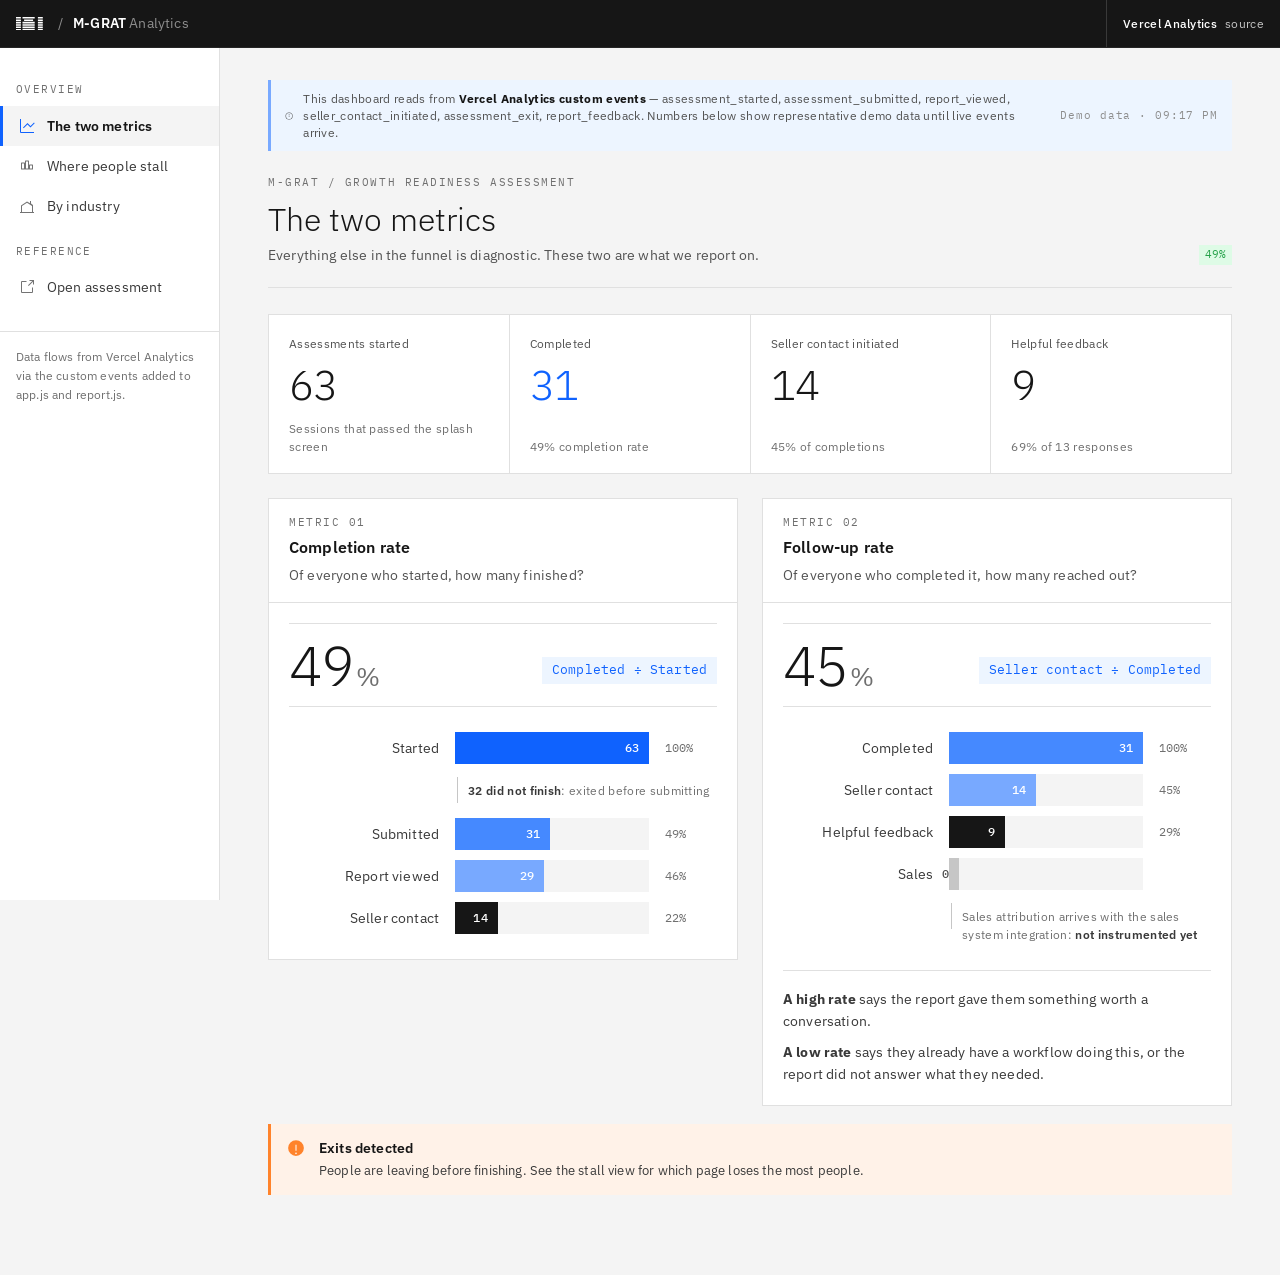
<file: dashboard.html>
<!DOCTYPE html>
<html lang="en">
<head>
  <meta charset="UTF-8" />
  <meta name="viewport" content="width=device-width, initial-scale=1.0" />
  <link rel="icon" type="image/svg+xml" href="[data-uri]" />
  <title>M-GRAT Analytics — Growth Readiness Assessment</title>
  <link rel="preconnect" href="https://fonts.googleapis.com" />
  <link rel="preconnect" href="https://fonts.gstatic.com" crossorigin />
  <link href="https://fonts.googleapis.com/css2?family=IBM+Plex+Mono:wght@400;500&family=IBM+Plex+Sans:wght@300;400;600&display=swap" rel="stylesheet" />
  <style>
    /* ── tokens ──────────────────────────────────────────────── */
    :root {
      --g100:#161616;--g90:#262626;--g80:#393939;--g70:#525252;--g60:#6f6f6f;
      --g50:#8d8d8d;--g40:#a8a8a8;--g30:#c6c6c6;--g20:#e0e0e0;--g10:#f4f4f4;--white:#fff;
      --blue-70:#0043ce;--blue-60:#0f62fe;--blue-50:#4589ff;--blue-40:#78a9ff;
      --blue-20:#c6dbff;--blue-10:#edf5ff;
      --green-50:#24a148;--green-10:#defbe6;
      --orange-40:#ff832b;--orange-10:#fff2e8;
      --sans:'IBM Plex Sans',-apple-system,'Segoe UI',system-ui,sans-serif;
      --mono:'IBM Plex Mono',ui-monospace,Menlo,monospace;
      --ease:cubic-bezier(.2,.8,.2,1);
      --ease-p:cubic-bezier(0,0,.38,.9);
      --hdr:48px;--nav:220px;
    }
    *{box-sizing:border-box;margin:0;padding:0}
    html,body{height:100%}
    body{font-family:var(--sans);font-size:14px;line-height:1.43;letter-spacing:.16px;
      color:var(--g100);background:var(--g10);-webkit-font-smoothing:antialiased}
    a{color:var(--blue-60);text-decoration:none}
    button{font-family:inherit;font-size:inherit;letter-spacing:inherit;cursor:pointer}

    /* ── header ──────────────────────────────────────────────── */
    .hdr{position:fixed;top:0;left:0;right:0;height:var(--hdr);background:var(--g100);
      display:flex;align-items:center;z-index:60;border-bottom:1px solid var(--g90)}
    .hdr-name{display:flex;align-items:center;gap:0;height:100%;padding:0 16px;color:#fff;
      font-size:14px;letter-spacing:.16px;text-decoration:none}
    .hdr-name .sep{color:var(--g50);margin:0 10px}
    .hdr-name b{font-weight:600}
    .hdr-sp{flex:1}
    .hdr-pill{display:flex;align-items:center;gap:8px;height:100%;padding:0 16px;
      color:var(--g30);font-size:12px;letter-spacing:.32px;border-left:1px solid var(--g80)}
    .hdr-pill b{color:#fff;font-weight:500}

    /* ── nav ─────────────────────────────────────────────────── */
    .nav{position:fixed;top:var(--hdr);bottom:0;left:0;width:var(--nav);
      background:var(--white);border-right:1px solid var(--g20);padding:16px 0;
      overflow-y:auto;z-index:50}
    .nav-sec{font-size:11px;font-family:var(--mono);letter-spacing:.13em;text-transform:uppercase;
      color:var(--g60);padding:18px 16px 8px}
    .nav-i{display:flex;align-items:center;gap:12px;height:40px;padding:0 16px;
      color:var(--g80);font-size:14px;letter-spacing:.16px;border-left:3px solid transparent;
      cursor:pointer;background:transparent;border-top:0;border-right:0;border-bottom:0;width:100%;
      text-align:left;transition:background .11s var(--ease-p),color .11s var(--ease-p)}
    .nav-i svg{flex-shrink:0;opacity:.7}
    .nav-i:hover{background:var(--g10);color:var(--g100)}
    .nav-i.on{background:var(--g10);color:var(--g100);font-weight:600;border-left-color:var(--blue-60)}
    .nav-i.on svg{opacity:1;color:var(--blue-60)}
    .nav-foot{padding:16px;border-top:1px solid var(--g20);font-size:12px;color:var(--g60);
      line-height:1.55;margin-top:24px}

    /* ── layout ──────────────────────────────────────────────── */
    .main{margin-left:var(--nav);padding-top:var(--hdr);min-height:100vh}
    .page{padding:32px 48px 80px;max-width:1280px;margin-inline:auto}

    /* ── page header ─────────────────────────────────────────── */
    .ph{display:flex;align-items:flex-end;justify-content:space-between;gap:24px;
      flex-wrap:wrap;margin-bottom:8px}
    .ph h1{font-size:32px;line-height:1.25;font-weight:300;letter-spacing:0}
    .ph .sub{font-size:14px;color:var(--g70);margin:6px 0 0}
    .eyebrow{font-family:var(--mono);font-size:11px;letter-spacing:.14em;text-transform:uppercase;
      color:var(--g60);margin-bottom:8px}
    .ph-rule{height:1px;background:var(--g20);margin:22px 0 26px}
    .ph-acts{display:flex;gap:8px;align-items:center}

    /* ── tiles ───────────────────────────────────────────────── */
    .tiles{display:grid;grid-template-columns:repeat(4,1fr);gap:1px;
      background:var(--g20);border:1px solid var(--g20);margin-bottom:24px}
    .tile{background:var(--white);padding:20px 20px 18px;min-height:128px;display:flex;flex-direction:column}
    .tile-k{font-size:12px;letter-spacing:.32px;color:var(--g70);margin-bottom:12px;display:block}
    .tile-v{font-size:42px;line-height:1;font-weight:300;letter-spacing:-.02em;color:var(--g100);margin-bottom:auto}
    .tile-v .u{font-size:20px;font-weight:400;color:var(--g60);margin-left:2px}
    .tile-v.acc{color:var(--blue-60)}
    .tile-d{font-size:12px;letter-spacing:.32px;color:var(--g60);margin-top:14px}
    .tile-d .acc{color:var(--green-50);font-weight:600}

    /* ── surfaces ────────────────────────────────────────────── */
    .surface{background:var(--white);border:1px solid var(--g20)}
    .surface-hd{display:flex;align-items:flex-start;justify-content:space-between;gap:16px;
      padding:16px 20px;border-bottom:1px solid var(--g20)}
    .surface-hd h3{font-size:16px;font-weight:600;letter-spacing:.16px}
    .surface-hd .t-helper{margin:3px 0 0;font-size:12px;letter-spacing:.32px;color:var(--g60)}
    .surface-bd{padding:20px}
    .grid2{display:grid;grid-template-columns:1fr 1fr;gap:24px}

    /* ── funnel ──────────────────────────────────────────────── */
    .metric-head{margin-bottom:18px}
    .metric-no{display:block;font-family:var(--mono);font-size:11px;letter-spacing:.14em;
      text-transform:uppercase;color:var(--g60);margin-bottom:6px}
    .metric-name{font-size:20px;font-weight:600;letter-spacing:0}
    .metric-sub{font-size:13.5px;color:var(--g70);line-height:1.5;margin:6px 0 0}
    .metric-band{display:flex;align-items:flex-end;justify-content:space-between;gap:16px;
      flex-wrap:wrap;padding:16px 0;border-top:1px solid var(--g20);border-bottom:1px solid var(--g20)}
    .metric-big{font-size:56px;font-weight:300;line-height:.9;letter-spacing:-.03em}
    .metric-big .pc{font-size:26px;font-weight:400;color:var(--g60);margin-left:2px}
    .metric-eq{font-family:var(--mono);font-size:13px;color:var(--blue-60);
      background:var(--blue-10);padding:4px 10px;white-space:nowrap;margin-bottom:6px}
    .fn{margin-top:20px}
    .fn-row{display:flex;align-items:center;gap:16px;padding:5px 0}
    .fn-lab{width:150px;flex-shrink:0;font-size:14px;color:var(--g80);text-align:right}
    .fn-track{flex:1;position:relative;height:32px;background:var(--g10)}
    .fn-bar{position:absolute;left:0;top:0;bottom:0;background:var(--blue-60);
      transition:width .7s var(--ease);display:flex;align-items:center;
      justify-content:flex-end;padding-right:10px}
    .fn-bar.b2{background:var(--blue-50)} .fn-bar.b3{background:var(--blue-40)}
    .fn-bar.acc{background:var(--g100)} .fn-bar.mut{background:var(--g30)}
    .fn-bar b{color:#fff;font-family:var(--mono);font-size:12px;font-weight:500}
    .fn-bar.mut b{color:var(--g70)}
    .fn-pc{width:52px;flex-shrink:0;font-family:var(--mono);font-size:12px;color:var(--g60)}
    .fn-drop{display:flex;align-items:flex-start;gap:10px;margin:2px 0 2px 166px;padding:6px 0 8px}
    .fn-drop-l{width:1px;height:26px;background:var(--g30);flex-shrink:0;margin-left:2px}
    .fn-drop-t{font-size:12px;letter-spacing:.32px;color:var(--g60);line-height:1.5;padding-top:5px}
    .fn-drop-t b{color:var(--g80);font-weight:600}

    /* ── stall list ──────────────────────────────────────────── */
    .stall{display:flex;align-items:center;gap:12px;padding:11px 0;border-bottom:1px solid var(--g20)}
    .stall:last-child{border-bottom:0}
    .stall-q{font-family:var(--mono);font-size:12px;color:var(--blue-60);width:28px;flex-shrink:0}
    .stall-t{flex:1;font-size:13.5px;color:var(--g80)}
    .stall-bar{width:76px;height:6px;background:var(--g10);flex-shrink:0}
    .stall-bar i{display:block;height:6px;background:var(--orange-40);transition:width .6s var(--ease)}
    .stall-n{font-family:var(--mono);font-size:13px;color:var(--g100);font-weight:500;
      width:32px;text-align:right;flex-shrink:0}

    /* ── industry bars ───────────────────────────────────────── */
    .ind-row{display:flex;align-items:center;gap:16px;padding:7px 0}
    .ind-lab{width:180px;flex-shrink:0;font-size:13px;color:var(--g80);text-align:right}
    .ind-track{flex:1;height:24px;background:var(--g10);position:relative}
    .ind-bar{position:absolute;left:0;top:0;bottom:0;display:flex;align-items:center;
      justify-content:flex-end;padding-right:8px;transition:width .7s var(--ease)}
    .ind-bar b{font-family:var(--mono);font-size:11px;font-weight:500;color:#fff}
    .ind-pc{width:48px;flex-shrink:0;font-family:var(--mono);font-size:12px;color:var(--g60)}

    /* ── notif ───────────────────────────────────────────────── */
    .notif{display:flex;gap:14px;padding:14px 16px;border-left:3px solid var(--blue-60);
      background:var(--blue-10);align-items:flex-start;margin-top:18px}
    .notif.warn{border-left-color:var(--orange-40);background:var(--orange-10)}
    .notif svg{flex:0 0 auto;margin-top:1px;color:var(--blue-60)}
    .notif.warn svg{color:var(--orange-40)}
    .notif h4{font-size:14px;font-weight:600;margin-bottom:3px}
    .notif p{font-size:13px;color:var(--g80);line-height:1.5}

    /* ── data-source notice ──────────────────────────────────── */
    .source-bar{display:flex;align-items:center;gap:10px;padding:10px 14px;
      background:var(--blue-10);border-left:3px solid var(--blue-40);
      font-size:12px;color:var(--g70);letter-spacing:.32px;margin-bottom:24px}
    .source-bar b{color:var(--g100)}

    /* ── trend badge ─────────────────────────────────────────── */
    .trend{display:inline-flex;align-items:center;gap:4px;font-family:var(--mono);font-size:11px;
      padding:2px 6px}
    .trend.up{color:var(--green-50);background:var(--green-10)}
    .trend.flat{color:var(--g60);background:var(--g10)}

    /* ── last updated ────────────────────────────────────────── */
    .last-updated{font-family:var(--mono);font-size:11px;color:var(--g50);
      letter-spacing:.08em;white-space:nowrap}

    /* ── section page visibility ─────────────────────────────── */
    .view{display:none} .view.on{display:block}

    /* ── responsive ──────────────────────────────────────────── */
    @media(max-width:1100px){
      .tiles{grid-template-columns:repeat(2,1fr)}
      .grid2{grid-template-columns:1fr}
      .page{padding:24px 24px 64px}
    }
    @media(max-width:820px){
      :root{--nav:0px}
      .nav{transform:translateX(-100%);box-shadow:none}
      .fn-lab{width:96px}.fn-drop{margin-left:112px}
      .ind-lab{width:120px}
    }
  </style>
</head>
<body>

<!-- ── Header ──────────────────────────────────────────────────── -->
<header class="hdr">
  <a class="hdr-name" href="index.html">
    <svg width="32" height="13" viewBox="0 0 32 13" fill="#fff" aria-label="IBM" role="img">
      <path d="M0 0h4.9v1.6H0zm0 2.4h4.9V4H0zm0 2.4h4.9v1.6H0zM0 7.2h4.9v1.6H0zm0 2.4h4.9V11H0zm0 2.4h4.9V13H0z"/>
      <path d="M6.5 4.8h12.2v1.6H6.5zm0-4.8h12.2v1.6H6.5zm0 7.2h12.2v1.6H6.5zm0 2.4h12.2v1.6H6.5zm0 2.4h12.2V13H6.5zM8.1 2.4h9v1.6h-9zm13.8-2.4h4.9v1.6h-4.9zm0 2.4h4.9V4h-4.9zm0 2.4h4.9v1.6h-4.9zm0 2.4h4.9v1.6h-4.9zm0 2.4h4.9v1.6h-4.9zm0 2.4h4.9V13h-4.9z"/>
    </svg>
    <span class="sep">/</span>
    <b>M-GRAT</b>&nbsp;<span style="color:var(--g50)">Analytics</span>
  </a>
  <div class="hdr-sp"></div>
  <div class="hdr-pill">
    <b>Vercel Analytics</b>
    <span>source</span>
  </div>
</header>

<!-- ── Side nav ────────────────────────────────────────────────── -->
<nav class="nav" aria-label="Dashboard navigation">
  <p class="nav-sec">Overview</p>
  <button class="nav-i on" data-view="funnel">
    <svg width="16" height="16" viewBox="0 0 32 32" fill="currentColor" aria-hidden="true"><path d="M4 2H2v26a2 2 0 002 2h26v-2H4zM30 9l-7 7-6-6-9 9 1.4 1.4L17 12.8l6 6 8.4-8.4z"/></svg>
    The two metrics
  </button>
  <button class="nav-i" data-view="stalls">
    <svg width="16" height="16" viewBox="0 0 32 32" fill="currentColor" aria-hidden="true"><path d="M11 23H5a1 1 0 01-1-1V10a1 1 0 011-1h6a1 1 0 011 1v12a1 1 0 01-1 1zm-5-2h4V11H6zM19 23h-6a1 1 0 01-1-1V6a1 1 0 011-1h6a1 1 0 011 1v16a1 1 0 01-1 1zm-5-2h4V7h-4zM27 23h-6a1 1 0 01-1-1v-8a1 1 0 011-1h6a1 1 0 011 1v8a1 1 0 01-1 1zm-5-2h4v-6h-4z"/></svg>
    Where people stall
  </button>
  <button class="nav-i" data-view="industry">
    <svg width="16" height="16" viewBox="0 0 32 32" fill="currentColor" aria-hidden="true"><path d="M28 28V13.86l-4-2.67V6h-2v4.53L16 7 4 14.93V28H2v2h28v-2zM6 28V16.07l10-6.54 10 6.54V28z"/></svg>
    By industry
  </button>
  <p class="nav-sec">Reference</p>
  <a class="nav-i" href="index.html" target="_blank">
    <svg width="16" height="16" viewBox="0 0 32 32" fill="currentColor" aria-hidden="true"><path d="M26 28H6a2 2 0 01-2-2V6a2 2 0 012-2h9v2H6v20h20v-9h2v9a2 2 0 01-2 2z"/><path d="M21 2v2h5.59L18 12.58 19.42 14 28 5.41V11h2V2z"/></svg>
    Open assessment
  </a>
  <div class="nav-foot">
    Data flows from Vercel Analytics via the custom events added to app.js and report.js.
  </div>
</nav>

<!-- ── Main ─────────────────────────────────────────────────────── -->
<main class="main">
  <div class="page">

    <!-- data source notice -->
    <div class="source-bar">
      <svg width="16" height="16" viewBox="0 0 32 32" fill="currentColor" aria-hidden="true"><path d="M16 2A14 14 0 1030 16 14 14 0 0016 2zm0 26a12 12 0 1112-12 12 12 0 01-12 12zm-1-8h2V14h-2zm0-8h2V8h-2z"/></svg>
      <span>This dashboard reads from <b>Vercel Analytics custom events</b> — assessment_started, assessment_submitted, report_viewed, seller_contact_initiated, assessment_exit, report_feedback. Numbers below show representative demo data until live events arrive.</span>
      <span class="last-updated" id="last-updated" style="margin-left:auto">—</span>
    </div>

    <!-- ══ VIEW: The two metrics ══════════════════════════════════ -->
    <section class="view on" id="view-funnel">
      <div class="ph">
        <div>
          <p class="eyebrow">M-GRAT / Growth Readiness Assessment</p>
          <h1>The two metrics</h1>
          <p class="sub">Everything else in the funnel is diagnostic. These two are what we report on.</p>
        </div>
        <div class="ph-acts">
          <span class="trend up" id="trend-comp">
            <svg width="12" height="12" viewBox="0 0 32 32" fill="currentColor" aria-hidden="true"><path d="M16 4L6 14l1.4 1.4L15 7.8V28h2V7.8l7.6 7.6L26 14z"/></svg>
            —
          </span>
        </div>
      </div>
      <div class="ph-rule"></div>

      <!-- top tiles -->
      <div class="tiles">
        <div class="tile">
          <span class="tile-k">Assessments started</span>
          <div class="tile-v" id="t-started">—</div>
          <div class="tile-d">Sessions that passed the splash screen</div>
        </div>
        <div class="tile">
          <span class="tile-k">Completed</span>
          <div class="tile-v acc" id="t-done">—</div>
          <div class="tile-d" id="t-done-d">Submitted and reached the report</div>
        </div>
        <div class="tile">
          <span class="tile-k">Seller contact initiated</span>
          <div class="tile-v" id="t-contact">—</div>
          <div class="tile-d" id="t-contact-d">Of completions, clicked Talk to a seller</div>
        </div>
        <div class="tile">
          <span class="tile-k">Helpful feedback</span>
          <div class="tile-v" id="t-helpful">—</div>
          <div class="tile-d" id="t-helpful-d">Of feedback given, rated yes</div>
        </div>
      </div>

      <!-- metric cards -->
      <div class="grid2" style="align-items:start">
        <div class="surface">
          <div class="surface-hd">
            <div>
              <div class="metric-no">Metric 01</div>
              <h3 class="metric-name">Completion rate</h3>
              <p class="metric-sub">Of everyone who started, how many finished?</p>
            </div>
          </div>
          <div class="surface-bd">
            <div class="metric-band">
              <div class="metric-big" id="m1-pct">—<span class="pc">%</span></div>
              <span class="metric-eq">Completed ÷ Started</span>
            </div>
            <div class="fn" id="fn-completion">
              <!-- rendered by JS -->
            </div>
          </div>
        </div>

        <div class="surface">
          <div class="surface-hd">
            <div>
              <div class="metric-no">Metric 02</div>
              <h3 class="metric-name">Follow-up rate</h3>
              <p class="metric-sub">Of everyone who completed it, how many reached out?</p>
            </div>
          </div>
          <div class="surface-bd">
            <div class="metric-band">
              <div class="metric-big" id="m2-pct">—<span class="pc">%</span></div>
              <span class="metric-eq">Seller contact ÷ Completed</span>
            </div>
            <div class="fn" id="fn-followup">
              <!-- rendered by JS -->
            </div>
            <div style="border-top:1px solid var(--g20);margin-top:18px;padding-top:18px">
              <p style="font-size:13.5px;color:var(--g80);margin-bottom:10px;line-height:1.6">
                <b>A high rate</b> says the report gave them something worth a conversation.
              </p>
              <p style="font-size:13.5px;color:var(--g80);line-height:1.6">
                <b>A low rate</b> says they already have a workflow doing this, or the report did not answer what they needed.
              </p>
            </div>
          </div>
        </div>
      </div>

      <!-- exits notice -->
      <div class="notif warn" id="exit-notif" style="display:none">
        <svg width="18" height="18" viewBox="0 0 32 32" fill="currentColor" aria-hidden="true"><path d="M16 2a14 14 0 1014 14A14 14 0 0016 2zm-1 8h2v11h-2zm1 17a1.5 1.5 0 111.5-1.5A1.5 1.5 0 0116 27z"/></svg>
        <div>
          <h4 id="exit-notif-title">Exits detected</h4>
          <p id="exit-notif-body">People are leaving before finishing. See the stall view for which page loses the most people.</p>
        </div>
      </div>
    </section>

    <!-- ══ VIEW: Where people stall ═══════════════════════════════ -->
    <section class="view" id="view-stalls">
      <div class="ph">
        <div>
          <p class="eyebrow">Diagnostic</p>
          <h1>Where people stall</h1>
          <p class="sub">Ranked by page exits. Closed-tab counts come from the assessment_exit event trail.</p>
        </div>
      </div>
      <div class="ph-rule"></div>

      <div class="grid2" style="align-items:start">
        <div class="surface">
          <div class="surface-hd">
            <div>
              <h3>Exit by assessment page</h3>
              <p class="t-helper">Page number recorded at the moment the tab was closed or the user navigated away</p>
            </div>
          </div>
          <div class="surface-bd" id="stall-list">
            <!-- rendered by JS -->
          </div>
        </div>

        <div class="surface">
          <div class="surface-hd">
            <div>
              <h3>What this tells you</h3>
              <p class="t-helper">Reading the stall data correctly</p>
            </div>
          </div>
          <div class="surface-bd">
            <div style="display:flex;flex-direction:column;gap:18px">
              <div>
                <p style="font-size:13px;font-weight:600;margin-bottom:4px">An early stall (page 1–2)</p>
                <p style="font-size:13px;color:var(--g70);line-height:1.6">Usually a framing problem. The customer did not understand why the question mattered. Rewrite the section intro, not the question.</p>
              </div>
              <div>
                <p style="font-size:13px;font-weight:600;margin-bottom:4px">A late stall (page 4+)</p>
                <p style="font-size:13px;color:var(--g70);line-height:1.6">Usually a detail problem. The question needs knowledge they do not have to hand. Consider adding a "skip for now" path.</p>
              </div>
              <div>
                <p style="font-size:13px;font-weight:600;margin-bottom:4px">One page dominates the exits</p>
                <p style="font-size:13px;color:var(--g70);line-height:1.6">Editorial fix, not an analytics one. If ≥ 40% of exits happen on one page, the content on that page is the problem.</p>
              </div>
              <div id="stall-top-notif"></div>
            </div>
          </div>
        </div>
      </div>
    </section>

    <!-- ══ VIEW: By industry ═══════════════════════════════════════ -->
    <section class="view" id="view-industry">
      <div class="ph">
        <div>
          <p class="eyebrow">Segment read</p>
          <h1>Completion by industry</h1>
          <p class="sub">Which segments are actually engaging with the assessment.</p>
        </div>
      </div>
      <div class="ph-rule"></div>

      <div class="grid2" style="align-items:start">
        <div class="surface">
          <div class="surface-hd">
            <div>
              <h3>Industry breakdown</h3>
              <p class="t-helper">Completions ÷ starts per industry. Requires __contact_industry to be collected on the session details page.</p>
            </div>
          </div>
          <div class="surface-bd" id="industry-list">
            <!-- rendered by JS -->
          </div>
        </div>

        <div class="surface">
          <div class="surface-hd"><div><h3>Maturity score distribution</h3><p class="t-helper">Where completed assessments are landing on the 0–100 scale</p></div></div>
          <div class="surface-bd" id="score-dist">
            <!-- rendered by JS -->
          </div>
        </div>
      </div>
    </section>

  </div><!-- /page -->
</main>

<script type="module">
/* ----------------------------------------------------------------
   DEMO DATA
   Replace the objects below with real Vercel Analytics API calls
   once you wire up the API token. The shape matches the events
   added to app.js and report.js exactly.
   ---------------------------------------------------------------- */
const DEMO = {
  started:   63,
  submitted: 31,
  reportViewed: 29,
  sellerContact: 14,
  feedbackYes: 9,
  feedbackNo:  4,
  exitsByPage: [
    { page: 1, label: "Goals & objectives",          n: 3 },
    { page: 2, label: "Maintenance operations",      n: 8 },
    { page: 3, label: "Field service",               n: 5 },
    { page: 4, label: "Asset performance management",n: 11 },
    { page: 5, label: "Maximo usage",                n: 4 },
    { page: 6, label: "Growth appetite",             n: 2 },
  ],
  byIndustry: [
    { industry: "Utilities & Energy",      started: 18, done: 9  },
    { industry: "Manufacturing",           started: 14, done: 5  },
    { industry: "Transportation & Logistics", started: 11, done: 4 },
    { industry: "Oil & Gas / Petrochemical",  started: 9,  done: 4 },
    { industry: "Mining & Metals",         started: 7,  done: 3  },
    { industry: "Other / Not specified",   started: 4,  done: 6  },
  ],
  scoreDistribution: [
    { range: "0–19",   n: 2  },
    { range: "20–39",  n: 6  },
    { range: "40–59",  n: 12 },
    { range: "60–79",  n: 8  },
    { range: "80–100", n: 3  },
  ],
  updatedAt: new Date().toISOString(),
};

/* ----------------------------------------------------------------
   HELPERS
   ---------------------------------------------------------------- */
const pc = (a, b) => (b ? Math.round((a / b) * 100) : 0);
const $ = (sel, root = document) => root.querySelector(sel);
const $$ = (sel, root = document) => [...root.querySelectorAll(sel)];

function fnRow(label, n, base, cls, pct) {
  const w = Math.max(2, Math.round((n / (base || 1)) * 100));
  return `<div class="fn-row">
    <span class="fn-lab">${label}</span>
    <div class="fn-track"><div class="fn-bar ${cls||''}" style="width:${w}%"><b>${n}</b></div></div>
    <span class="fn-pc">${pct != null ? pct + '%' : ''}</span>
  </div>`;
}

function fnDrop(html) {
  return `<div class="fn-drop"><span class="fn-drop-l"></span><span class="fn-drop-t">${html}</span></div>`;
}

/* ----------------------------------------------------------------
   RENDER
   ---------------------------------------------------------------- */
function render(d) {
  const compRate = pc(d.submitted, d.started);
  const followRate = pc(d.sellerContact, d.submitted);
  const feedbackTotal = d.feedbackYes + d.feedbackNo;
  const helpfulRate = pc(d.feedbackYes, feedbackTotal);
  const exits = d.exitsByPage.reduce((s, p) => s + p.n, 0);
  const topExit = d.exitsByPage.sort((a,b) => b.n - a.n)[0];

  // Top tiles
  $('#t-started').textContent = d.started;
  $('#t-done').textContent = d.submitted;
  $('#t-done-d').textContent = `${compRate}% completion rate`;
  $('#t-contact').textContent = d.sellerContact;
  $('#t-contact-d').textContent = feedbackTotal
    ? `${followRate}% of completions`
    : 'Of completions, clicked Talk to a seller';
  $('#t-helpful').textContent = d.feedbackYes;
  $('#t-helpful-d').textContent = feedbackTotal
    ? `${helpfulRate}% of ${feedbackTotal} responses`
    : 'No feedback received yet';

  // Metric 01 number
  const m1 = $('#m1-pct');
  m1.innerHTML = `${compRate}<span class="pc">%</span>`;

  // Metric 01 funnel
  const notStarted = d.started - d.submitted;
  let fnHtml = fnRow('Started', d.started, d.started, '', 100);
  if (notStarted > 0) fnHtml += fnDrop(`<b>${notStarted} did not finish</b>: exited before submitting`);
  fnHtml += fnRow('Submitted', d.submitted, d.started, 'b2', compRate);
  fnHtml += fnRow('Report viewed', d.reportViewed, d.started, 'b3', pc(d.reportViewed, d.started));
  fnHtml += fnRow('Seller contact', d.sellerContact, d.started, 'acc', pc(d.sellerContact, d.started));
  $('#fn-completion').innerHTML = fnHtml;

  // Metric 02 number
  const m2 = $('#m2-pct');
  m2.innerHTML = `${followRate}<span class="pc">%</span>`;

  // Metric 02 funnel
  let fn2Html = fnRow('Completed', d.submitted, d.submitted, 'b2', 100);
  fn2Html += fnRow('Seller contact', d.sellerContact, d.submitted, 'b3', followRate);
  fn2Html += fnRow('Helpful feedback', d.feedbackYes, d.submitted, 'acc', pc(d.feedbackYes, d.submitted));
  fn2Html += fnRow('Sales', 0, d.submitted, 'mut', null);
  fn2Html += fnDrop('Sales attribution arrives with the sales system integration: <b>not instrumented yet</b>');
  $('#fn-followup').innerHTML = fn2Html;

  // Exit notif
  if (exits > 0 && topExit) {
    const topShare = pc(topExit.n, exits);
    const notif = $('#exit-notif');
    notif.style.display = 'flex';
    if (topShare >= 35) {
      $('#exit-notif-title').textContent = `One page is ${topShare}% of all exits`;
      $('#exit-notif-body').textContent =
        `Page ${topExit.page} (${topExit.label}) is where most people leave. That is an editorial fix.`;
    }
  }

  // Trend badge
  const trend = $('#trend-comp');
  trend.textContent = compRate + '%';
  trend.className = 'trend ' + (compRate >= 45 ? 'up' : 'flat');

  // ── Stalls ──
  const maxN = topExit ? topExit.n : 1;
  const sortedExits = [...d.exitsByPage].sort((a,b) => b.n - a.n);
  let stallHtml = '';
  if (!sortedExits.length) {
    stallHtml = '<p style="font-size:13px;color:var(--g60)">No exit events received yet.</p>';
  } else {
    sortedExits.forEach((s, i) => {
      const w = Math.round((s.n / maxN) * 100);
      stallHtml += `<div class="stall">
        <span class="stall-q">${String(i+1).padStart(2,'0')}</span>
        <span class="stall-t">Page ${s.page} — ${s.label}</span>
        <span class="stall-bar"><i style="width:${w}%"></i></span>
        <span class="stall-n">${s.n}</span>
      </div>`;
    });
  }
  $('#stall-list').innerHTML = stallHtml;

  // Stall top notif
  if (topExit && exits > 0) {
    const pct = pc(topExit.n, exits);
    if (pct >= 35) {
      $('#stall-top-notif').innerHTML = `<div class="notif warn">
        <svg width="18" height="18" viewBox="0 0 32 32" fill="currentColor" aria-hidden="true"><path d="M16 2a14 14 0 1014 14A14 14 0 0016 2zm-1 8h2v11h-2zm1 17a1.5 1.5 0 111.5-1.5A1.5 1.5 0 0116 27z"/></svg>
        <div>
          <h4>Page ${topExit.page} is ${pct}% of all exits</h4>
          <p>${topExit.n} of ${exits} people leave on "${topExit.label}". Edit the content on that page, not the analytics.</p>
        </div>
      </div>`;
    }
  }

  // ── Industry ──
  const maxInd = Math.max(...d.byIndustry.map(r => r.started), 1);
  let indHtml = '';
  if (!d.byIndustry.length) {
    indHtml = '<p style="font-size:13px;color:var(--g60)">No industry data yet. The __contact_industry field needs to be added to the session details page.</p>';
  } else {
    d.byIndustry.forEach(r => {
      const rate = pc(r.done, r.started);
      const col = rate >= 45 ? '#0f62fe' : rate >= 35 ? '#4589ff' : '#78a9ff';
      const w = Math.max(2, rate);
      indHtml += `<div class="ind-row">
        <span class="ind-lab">${r.industry}</span>
        <div class="ind-track"><div class="ind-bar" style="width:${w}%;background:${col}">
          <b>${rate}%</b>
        </div></div>
        <span class="ind-pc">${r.done}/${r.started}</span>
      </div>`;
    });
  }
  $('#industry-list').innerHTML = indHtml;

  // Score distribution bars
  const maxScore = Math.max(...d.scoreDistribution.map(b => b.n), 1);
  let scoreHtml = '';
  d.scoreDistribution.forEach(b => {
    const w = Math.max(2, Math.round((b.n / maxScore) * 100));
    scoreHtml += `<div class="ind-row">
      <span class="ind-lab" style="width:80px;font-family:var(--mono);font-size:12px">${b.range}</span>
      <div class="ind-track"><div class="ind-bar" style="width:${w}%;background:var(--blue-60)">
        <b>${b.n}</b>
      </div></div>
      <span class="ind-pc"></span>
    </div>`;
  });
  scoreHtml += `<p style="font-size:12px;color:var(--g60);margin-top:14px;letter-spacing:.32px;line-height:1.5">
    Score distribution from <code>maturity_score</code> property on the <code>report_viewed</code> event.
  </p>`;
  $('#score-dist').innerHTML = scoreHtml;

  // Last updated
  const dt = new Date(d.updatedAt);
  $('#last-updated').textContent = 'Demo data · ' + dt.toLocaleTimeString([], { hour:'2-digit', minute:'2-digit' });
}

/* ----------------------------------------------------------------
   NAV SWITCHING
   ---------------------------------------------------------------- */
function switchView(name) {
  $$('.view').forEach(v => v.classList.remove('on'));
  $$('.nav-i[data-view]').forEach(b => b.classList.remove('on'));
  const v = $(`#view-${name}`);
  const b = $(`.nav-i[data-view="${name}"]`);
  if (v) v.classList.add('on');
  if (b) b.classList.add('on');
}

$$('.nav-i[data-view]').forEach(btn => {
  btn.addEventListener('click', () => switchView(btn.dataset.view));
});

/* ----------------------------------------------------------------
   BOOT
   ---------------------------------------------------------------- */
render(DEMO);
</script>
</body>
</html>
</file>
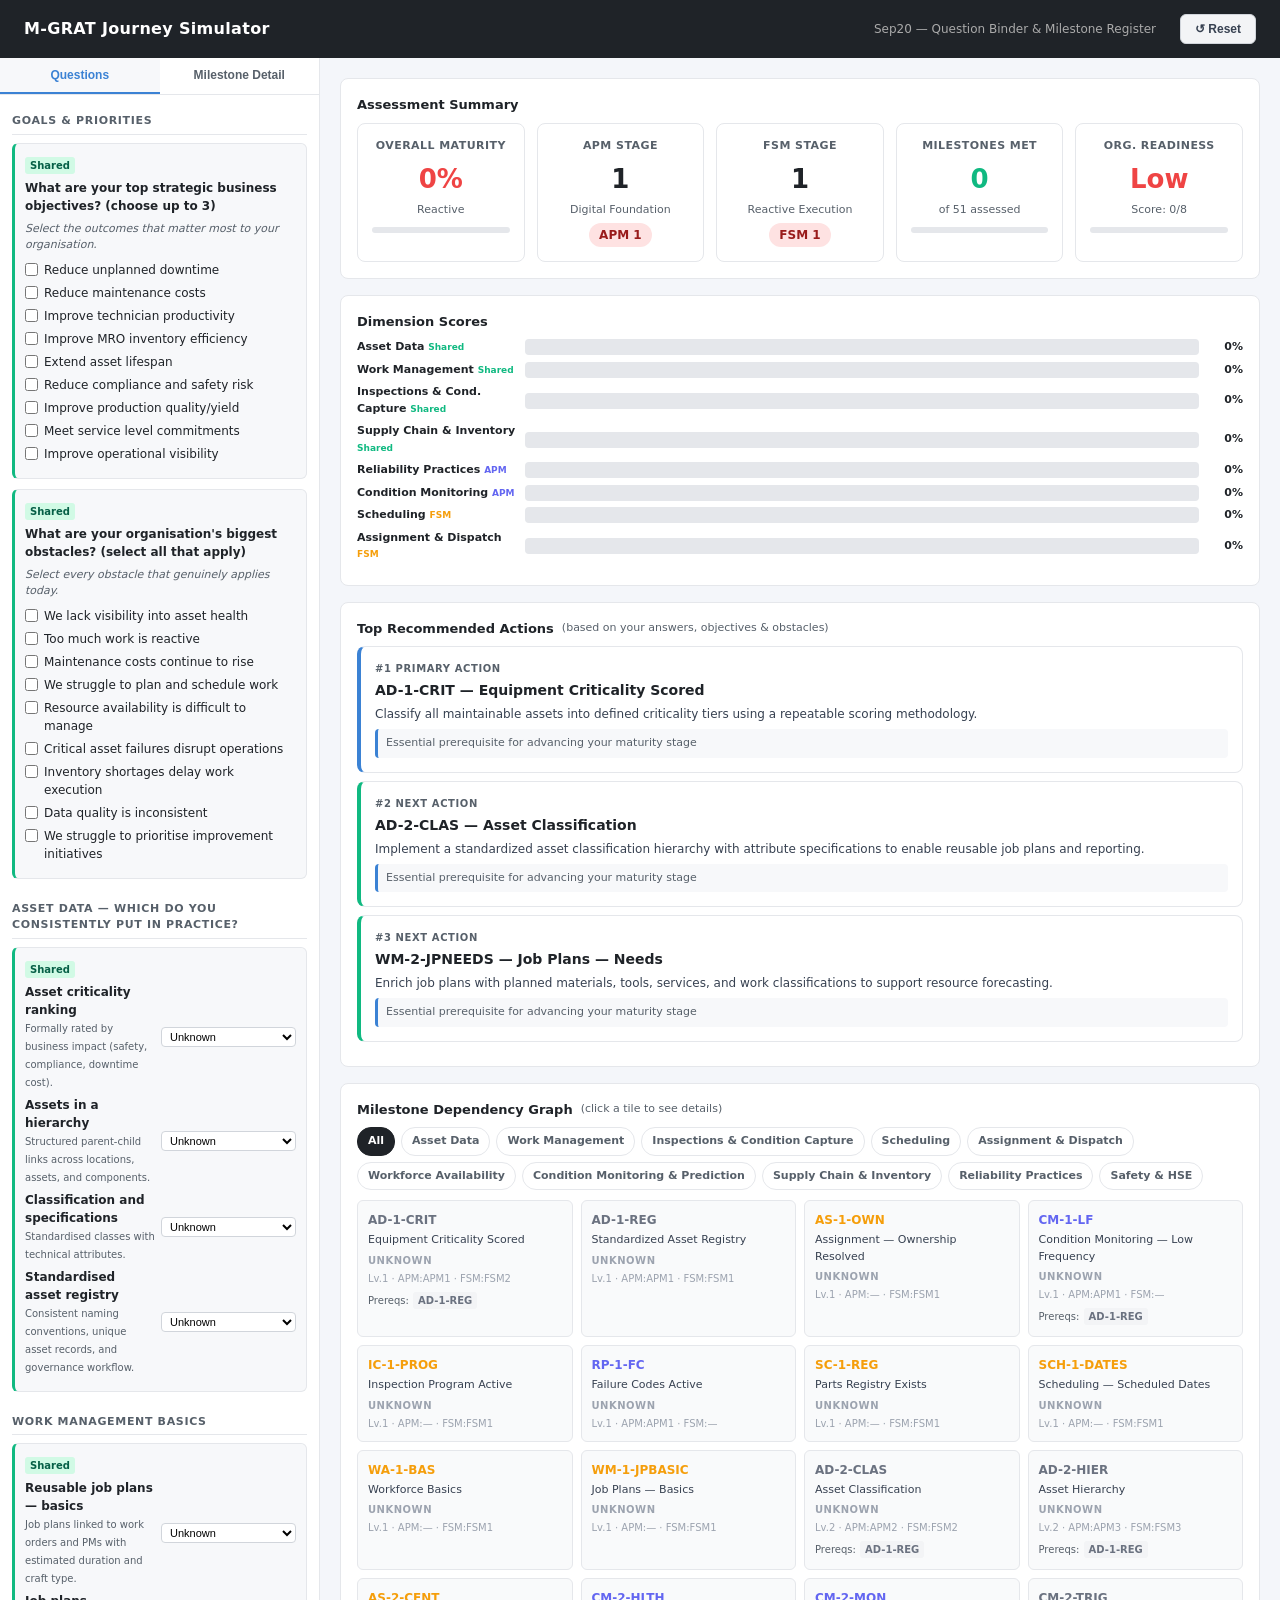
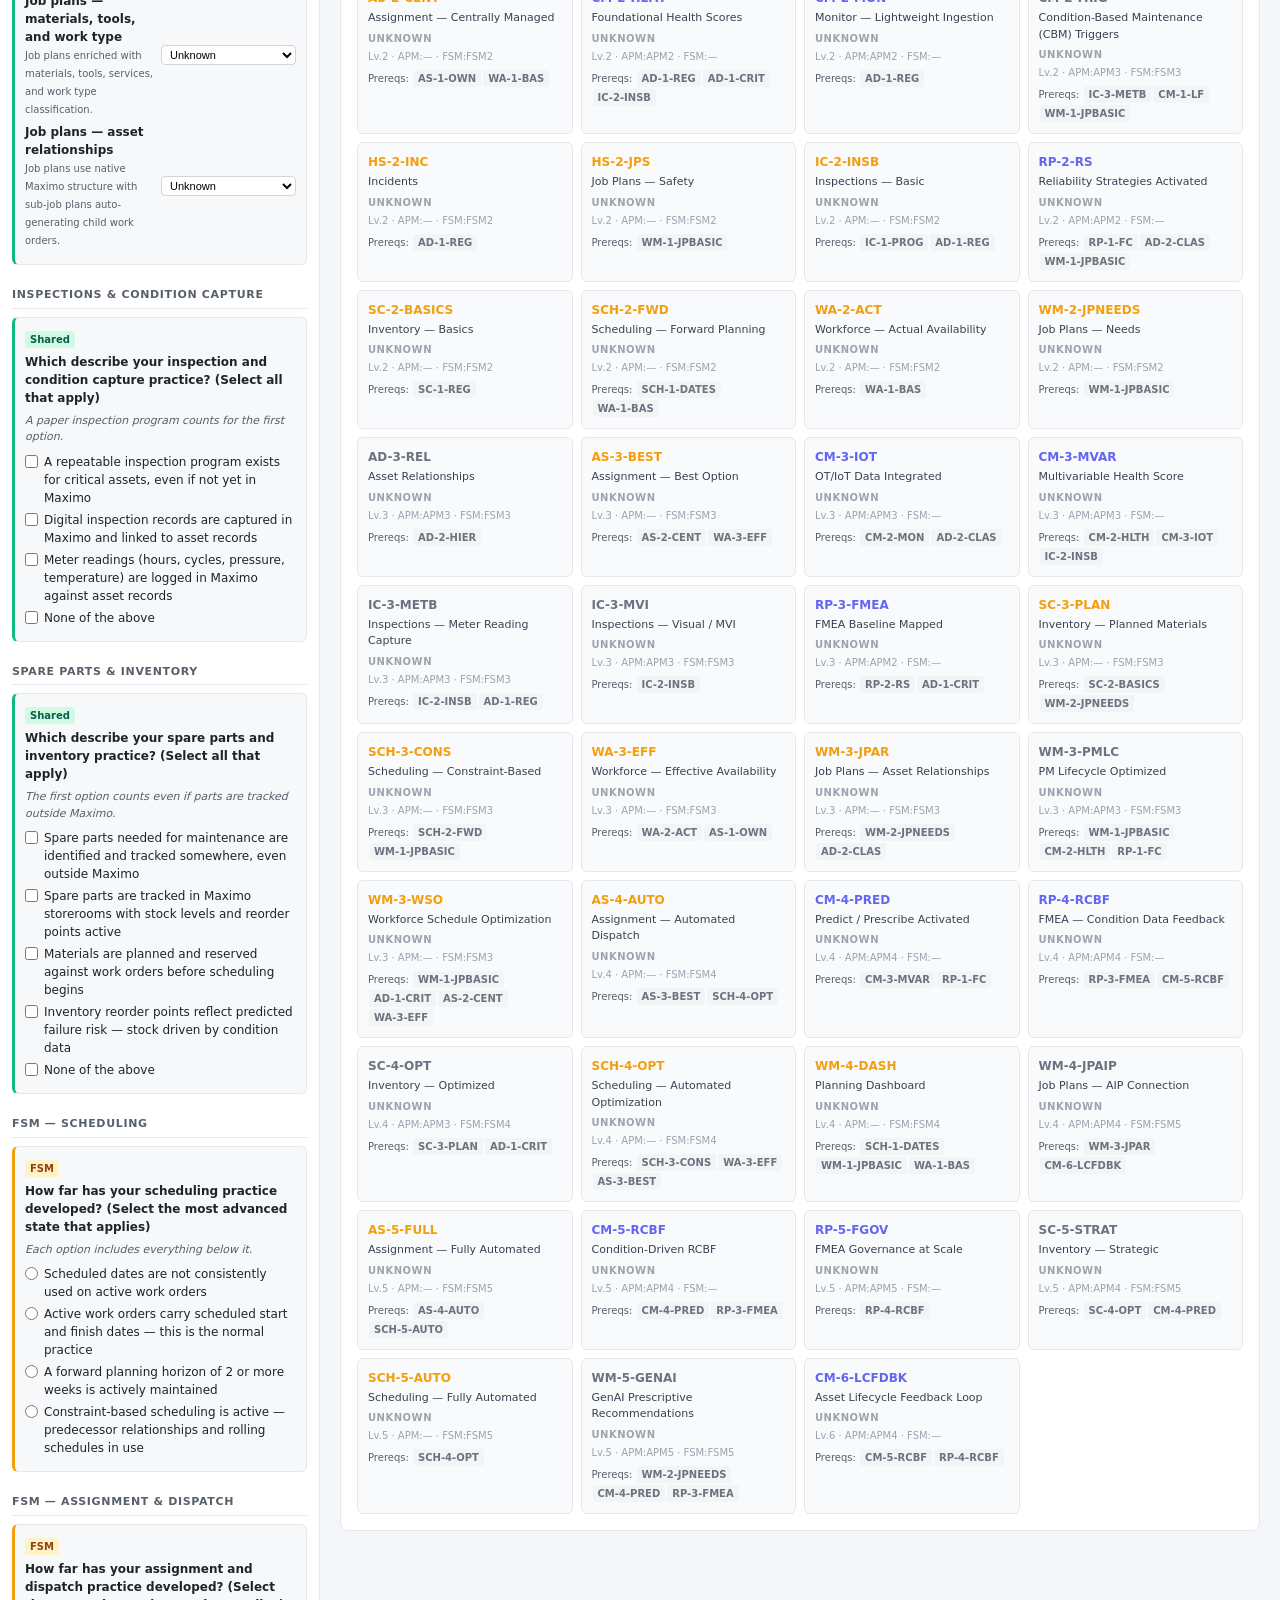
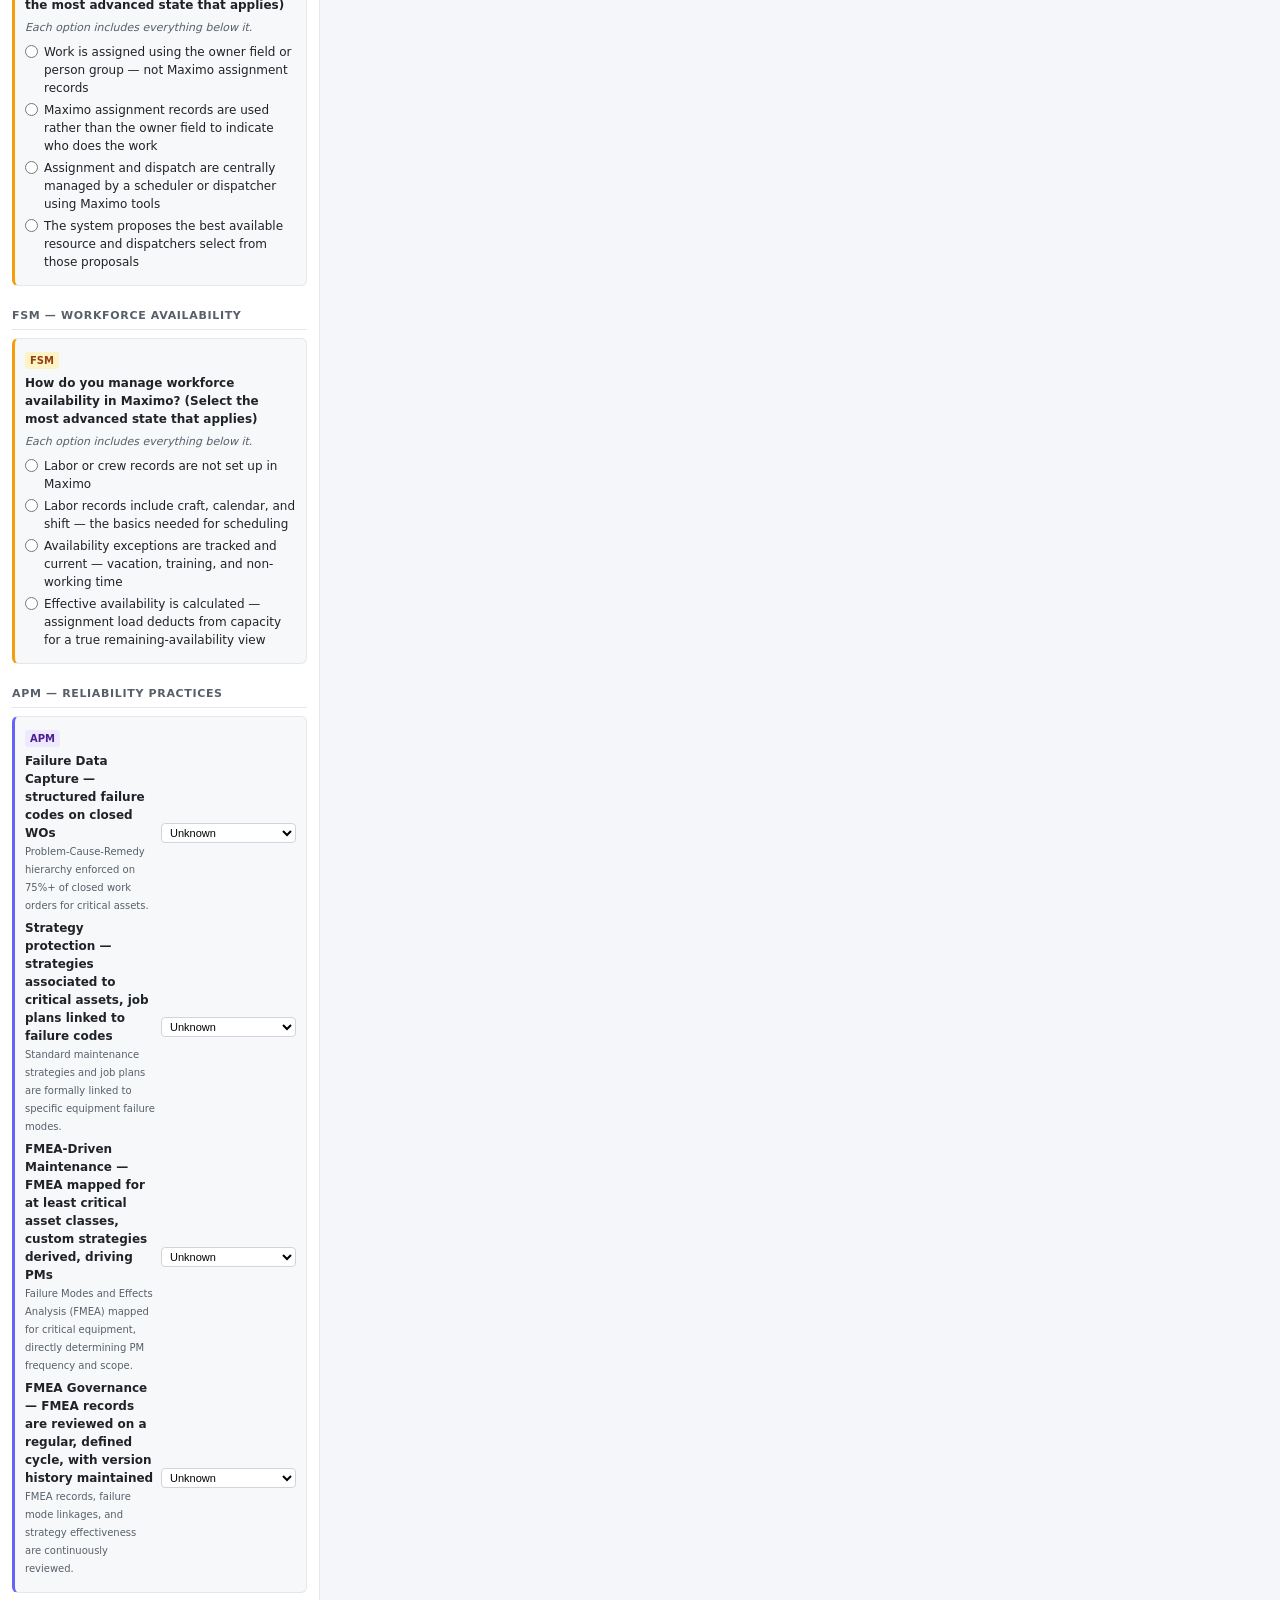
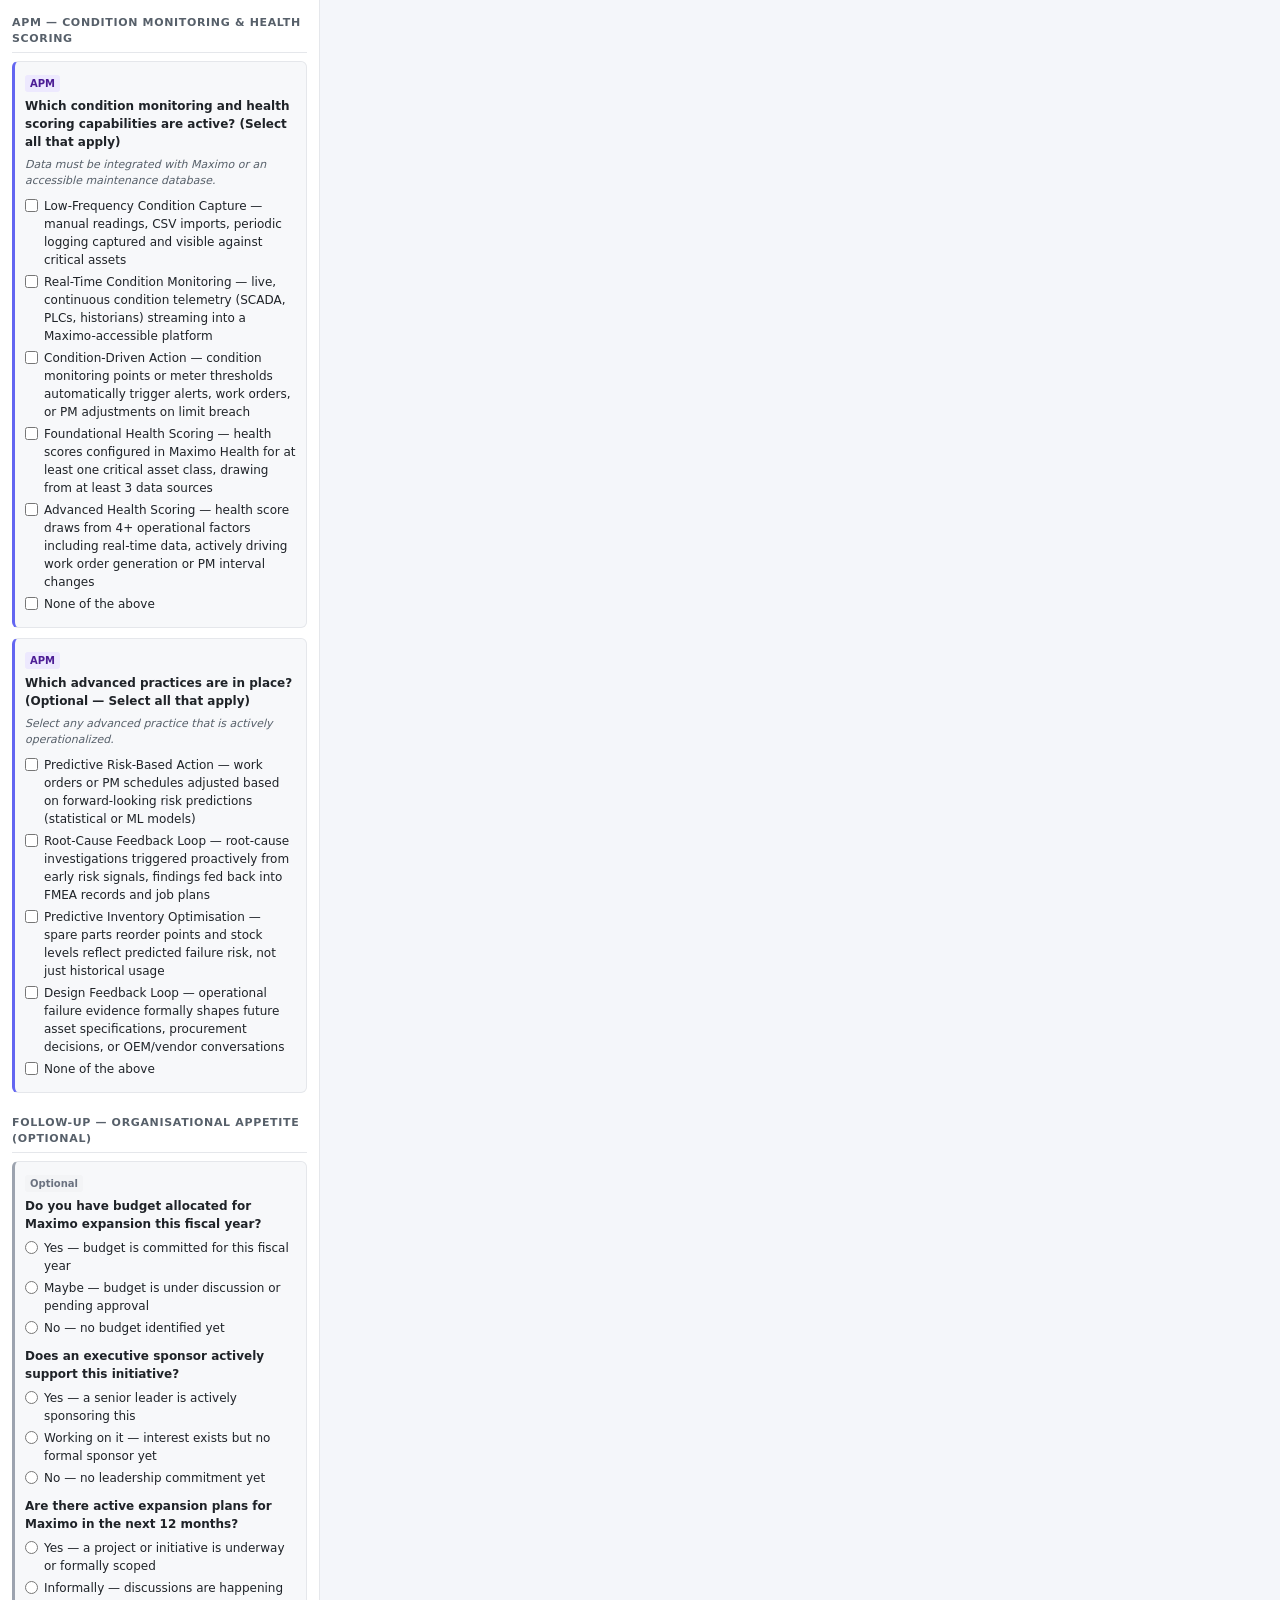
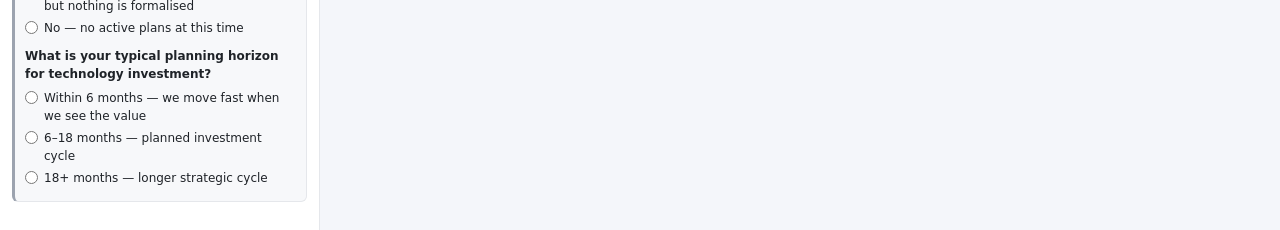
<file: journey-simulator-sep20.html>
<!DOCTYPE html>
<html lang="en">
<head>
<meta charset="UTF-8">
<meta name="viewport" content="width=device-width, initial-scale=1.0">
<title>M-GRAT Journey Simulator — Sep20</title>
<style>
*{box-sizing:border-box;margin:0;padding:0}
body{font-family:-apple-system,"Segoe UI",system-ui,sans-serif;font-size:14px;background:#f4f6fa;color:#1f2328;line-height:1.5}
header{background:#1f2328;color:#fff;padding:14px 24px;display:flex;align-items:center;gap:12px}
header h1{font-size:16px;font-weight:600;letter-spacing:.02em}
header span{font-size:12px;color:#aaa;margin-left:auto}
.app{display:grid;grid-template-columns:320px 1fr;min-height:calc(100vh - 48px)}
/* ── LEFT PANEL ── */
.left{background:#fff;border-right:1px solid #e5e7eb;display:flex;flex-direction:column;overflow:hidden}
.left-tabs{display:flex;border-bottom:1px solid #e5e7eb}
.left-tabs button{flex:1;padding:10px 6px;font-size:12px;font-weight:600;border:none;background:none;cursor:pointer;color:#57606a;border-bottom:2px solid transparent}
.left-tabs button.active{color:#3b82d4;border-bottom-color:#3b82d4;background:#f7f8fa}
.left-scroll{flex:1;overflow-y:auto;padding:12px}
/* question groups */
.q-group{margin-bottom:16px}
.q-group-header{font-size:11px;font-weight:700;text-transform:uppercase;letter-spacing:.06em;color:#57606a;padding:6px 0 4px;border-bottom:1px solid #e5e7eb;margin-bottom:8px}
.q-block{margin-bottom:10px;background:#f7f8fa;border-radius:6px;border:1px solid #e5e7eb;padding:10px}
.q-block.apm-only{border-left:3px solid #6366f1}
.q-block.fsm-only{border-left:3px solid #f59e0b}
.q-block.shared{border-left:3px solid #10b981}
.q-label{font-size:12px;font-weight:600;margin-bottom:6px;color:#1f2328}
.q-help{font-size:11px;color:#57606a;margin-bottom:7px;font-style:italic}
.q-track-badge{display:inline-block;font-size:10px;font-weight:700;padding:1px 5px;border-radius:3px;margin-bottom:5px}
.badge-shared{background:#d1fae5;color:#065f46}
.badge-apm{background:#ede9fe;color:#4c1d95}
.badge-fsm{background:#fef3c7;color:#92400e}
/* milestone-group sub-questions */
.sub-q{display:flex;align-items:center;gap:6px;margin-bottom:5px;font-size:12px}
.sub-q label{flex:1}
.sub-q select{font-size:11px;padding:2px 4px;border:1px solid #d1d5db;border-radius:4px;background:#fff}
/* multiselect */
.ms-option{display:flex;align-items:flex-start;gap:6px;margin-bottom:4px;font-size:12px}
.ms-option input[type=checkbox]{margin-top:2px;flex-shrink:0}
/* ladder */
.ladder-option{display:flex;align-items:flex-start;gap:6px;margin-bottom:4px;font-size:12px}
.ladder-option input[type=radio]{margin-top:2px;flex-shrink:0}
/* ── RIGHT PANEL ── */
.right{overflow-y:auto;padding:20px;display:flex;flex-direction:column;gap:16px}
/* summary cards */
.cards{display:grid;grid-template-columns:repeat(auto-fill,minmax(160px,1fr));gap:12px}
.card{background:#fff;border:1px solid #e5e7eb;border-radius:8px;padding:14px;text-align:center}
.card-label{font-size:11px;color:#57606a;margin-bottom:6px;font-weight:600;text-transform:uppercase;letter-spacing:.04em}
.card-value{font-size:26px;font-weight:700;color:#1f2328}
.card-sub{font-size:11px;color:#57606a;margin-top:3px}
.card-bar{height:6px;border-radius:3px;background:#e5e7eb;margin-top:8px;overflow:hidden}
.card-bar-fill{height:100%;border-radius:3px;transition:width .4s}
/* stage badges */
.stage-pill{display:inline-block;padding:3px 10px;border-radius:12px;font-size:12px;font-weight:700;margin-top:4px}
.stage-1{background:#fee2e2;color:#991b1b}
.stage-2{background:#fef3c7;color:#92400e}
.stage-3{background:#dbeafe;color:#1e40af}
.stage-4{background:#d1fae5;color:#065f46}
.stage-5{background:#ede9fe;color:#4c1d95}
/* milestone dependency graph */
.section-title{font-size:13px;font-weight:700;color:#1f2328;margin-bottom:8px;display:flex;align-items:center;gap:8px}
.section-title span{font-size:11px;font-weight:400;color:#57606a}
.dep-grid{display:grid;grid-template-columns:repeat(auto-fill,minmax(200px,1fr));gap:8px}
.ms-tile{background:#fff;border:1px solid #e5e7eb;border-radius:6px;padding:10px;font-size:11px;cursor:default;transition:box-shadow .15s}
.ms-tile:hover{box-shadow:0 2px 8px rgba(0,0,0,.1)}
.ms-tile.met{border-color:#10b981;background:#f0fdf4}
.ms-tile.unmet{border-color:#ef4444;background:#fef2f2}
.ms-tile.unknown{border-color:#e5e7eb;background:#f9fafb}
.ms-tile-id{font-weight:700;font-size:12px;margin-bottom:3px}
.ms-tile-name{color:#374151;margin-bottom:4px}
.ms-tile-status{font-size:10px;font-weight:700;text-transform:uppercase;letter-spacing:.05em}
.status-met{color:#10b981}
.status-unmet{color:#ef4444}
.status-unknown{color:#9ca3af}
.ms-tile-prereqs{margin-top:5px;font-size:10px;color:#57606a}
.prereq-tag{display:inline-block;padding:1px 5px;border-radius:3px;margin:1px;font-size:10px;font-weight:600}
.prereq-met{background:#d1fae5;color:#065f46}
.prereq-unmet{background:#fee2e2;color:#991b1b}
.prereq-unknown{background:#f3f4f6;color:#6b7280}
/* pillar tabs */
.pillar-tabs{display:flex;flex-wrap:wrap;gap:6px;margin-bottom:10px}
.pillar-tab{padding:5px 10px;font-size:11px;font-weight:600;border:1px solid #e5e7eb;border-radius:14px;cursor:pointer;background:#fff;color:#57606a;transition:all .15s}
.pillar-tab.active{background:#1f2328;color:#fff;border-color:#1f2328}
/* actions panel */
.action-card{background:#fff;border:1px solid #e5e7eb;border-radius:8px;padding:14px;margin-bottom:8px}
.action-card.primary{border-left:4px solid #3b82d4}
.action-card.secondary{border-left:4px solid #10b981}
.action-rank{font-size:10px;font-weight:700;text-transform:uppercase;letter-spacing:.06em;color:#57606a;margin-bottom:4px}
.action-name{font-size:14px;font-weight:700;margin-bottom:4px}
.action-imperative{font-size:12px;color:#374151;margin-bottom:6px}
.action-why{font-size:11px;padding:6px 8px;background:#f7f8fa;border-radius:4px;border-left:3px solid #3b82d4;color:#57606a}
/* dimensions bar chart */
.dim-row{display:flex;align-items:center;gap:8px;margin-bottom:6px}
.dim-label{width:160px;font-size:11px;font-weight:600;flex-shrink:0}
.dim-bar-wrap{flex:1;height:16px;background:#e5e7eb;border-radius:4px;overflow:hidden}
.dim-bar-fill{height:100%;border-radius:4px;transition:width .4s}
.dim-pct{width:36px;text-align:right;font-size:11px;font-weight:700;flex-shrink:0}
/* reset */
.btn-reset{padding:7px 14px;font-size:12px;font-weight:600;background:#f3f4f6;border:1px solid #d1d5db;border-radius:6px;cursor:pointer;color:#374151}
.btn-reset:hover{background:#e5e7eb}
/* objectives/obstacles */
.obj-option{display:flex;align-items:flex-start;gap:6px;margin-bottom:5px;font-size:12px}
.obj-option input{margin-top:2px;flex-shrink:0}
/* growth appetite */
.ga-option{display:flex;align-items:flex-start;gap:6px;margin-bottom:4px;font-size:12px}
.ga-option input{margin-top:2px;flex-shrink:0}
/* tooltip */
.tt{position:relative;display:inline-block}
.tt .tttext{visibility:hidden;width:220px;background:#1f2328;color:#fff;font-size:11px;padding:6px 8px;border-radius:5px;position:absolute;z-index:99;left:0;top:120%;opacity:0;transition:opacity .2s;pointer-events:none;line-height:1.4}
.tt:hover .tttext{visibility:visible;opacity:1}
.section-box{background:#fff;border:1px solid #e5e7eb;border-radius:8px;padding:16px}
</style>
</head>
<body>
<header>
  <h1>M-GRAT Journey Simulator</h1>
  <span>Sep20 — Question Binder &amp; Milestone Register</span>
  <button class="btn-reset" onclick="resetAll()" style="margin-left:12px">↺ Reset</button>
</header>
<div class="app">
  <div class="left">
    <div class="left-tabs">
      <button class="active" onclick="showTab('questions')" id="tab-questions">Questions</button>
      <button onclick="showTab('milestones')" id="tab-milestones">Milestone Detail</button>
    </div>
    <div class="left-scroll" id="panel-questions"></div>
    <div class="left-scroll" id="panel-milestones" style="display:none"></div>
  </div>
  <div class="right" id="right-panel"></div>
</div>
<script>
// ─── DATA ──────────────────────────────────────────────────────────────────
const MILESTONES = {
  "AD-1-REG":  {id:"AD-1-REG", pillar:"Asset Data", level:1, fsmStage:"FSM1", apmStage:"APM1", name:"Standardized Asset Registry", prereqs:[], prereqType:"—", imperative:"Establish a governed, duplicate-free asset registry with defined naming conventions and location hierarchies."},
  "AD-1-CRIT": {id:"AD-1-CRIT",pillar:"Asset Data", level:1, fsmStage:"FSM2", apmStage:"APM1", name:"Equipment Criticality Scored", prereqs:["AD-1-REG"], prereqType:"Soft functional", imperative:"Classify all maintainable assets into defined criticality tiers using a repeatable scoring methodology."},
  "AD-2-CLAS": {id:"AD-2-CLAS",pillar:"Asset Data", level:2, fsmStage:"FSM2", apmStage:"APM2", name:"Asset Classification", prereqs:["AD-1-REG"], prereqType:"Hard sequential", imperative:"Implement a standardized asset classification hierarchy with attribute specifications to enable reusable job plans and reporting."},
  "AD-2-HIER": {id:"AD-2-HIER",pillar:"Asset Data", level:2, fsmStage:"FSM3", apmStage:"APM3", name:"Asset Hierarchy", prereqs:["AD-1-REG"], prereqType:"Hard sequential", imperative:"Define parent-child asset relationships and location structures to enable component-level tracking and cost rollups."},
  "AD-3-REL":  {id:"AD-3-REL", pillar:"Asset Data", level:3, fsmStage:"FSM3", apmStage:"APM3", name:"Asset Relationships", prereqs:["AD-2-HIER"], prereqType:"Soft functional", imperative:"Map technical dependencies and linear connections between assets and systems to support coordinated shutdown and outage planning."},
  "WM-1-JPBASIC":{id:"WM-1-JPBASIC",pillar:"Work Management",level:1,fsmStage:"FSM1",apmStage:"—",name:"Job Plans — Basics",prereqs:[],prereqType:"—",imperative:"Create standardized job plan templates with estimated durations and required craft or crew types for recurring work."},
  "WM-2-JPNEEDS":{id:"WM-2-JPNEEDS",pillar:"Work Management",level:2,fsmStage:"FSM2",apmStage:"—",name:"Job Plans — Needs",prereqs:["WM-1-JPBASIC"],prereqType:"Hard sequential",imperative:"Enrich job plans with planned materials, tools, services, and work classifications to support resource forecasting."},
  "WM-3-JPAR":   {id:"WM-3-JPAR",  pillar:"Work Management",level:3,fsmStage:"FSM3",apmStage:"—",name:"Job Plans — Asset Relationships",prereqs:["WM-2-JPNEEDS","AD-2-CLAS"],prereqType:"Soft functional",imperative:"Build asset-specific job plans with nested hierarchies and explicit operational safety and downtime constraints."},
  "WM-3-WSO":    {id:"WM-3-WSO",   pillar:"Work Management",level:3,fsmStage:"FSM3",apmStage:"—",name:"Workforce Schedule Optimization",prereqs:["WM-1-JPBASIC","AD-1-CRIT","AS-2-CENT","WA-3-EFF"],prereqType:"Soft functional",imperative:"Drive technician scheduling and crew dispatch using asset criticality, condition urgency, and technician skill match."},
  "WM-3-PMLC":   {id:"WM-3-PMLC",  pillar:"Work Management",level:3,fsmStage:"FSM3",apmStage:"APM3",name:"PM Lifecycle Optimized",prereqs:["WM-1-JPBASIC","CM-2-HLTH","RP-1-FC"],prereqType:"Soft functional",imperative:"Dynamically adjust preventive maintenance intervals and trigger thresholds based on operating condition and health scores."},
  "WM-4-DASH":   {id:"WM-4-DASH",  pillar:"Work Management",level:4,fsmStage:"FSM4",apmStage:"—",name:"Planning Dashboard",prereqs:["SCH-1-DATES","WM-1-JPBASIC","WA-1-BAS"],prereqType:"Soft functional",imperative:"Deploy operational planning dashboards to actively monitor cost, resource capacity, and schedule compliance metrics."},
  "WM-4-JPAIP":  {id:"WM-4-JPAIP", pillar:"Work Management",level:4,fsmStage:"FSM5",apmStage:"APM4",name:"Job Plans — AIP Connection",prereqs:["WM-3-JPAR","CM-6-LCFDBK"],prereqType:"Soft functional",imperative:"Connect long-term asset investment planning outputs and condition forecasts directly into job plan definitions."},
  "WM-5-GENAI":  {id:"WM-5-GENAI", pillar:"Work Management",level:5,fsmStage:"FSM5",apmStage:"APM5",name:"GenAI Prescriptive Recommendations",prereqs:["WM-2-JPNEEDS","CM-4-PRED","RP-3-FMEA"],prereqType:"Soft functional",imperative:"Deploy AI-powered prescriptive guidance to recommend optimal work actions, parts, and execution sequences for critical assets."},
  "IC-1-PROG":{id:"IC-1-PROG",pillar:"Inspections & Condition Capture",level:1,fsmStage:"FSM1",apmStage:"—",name:"Inspection Program Active",prereqs:[],prereqType:"—",imperative:"Establish a documented, repeatable inspection route program with standardized frequencies for critical assets."},
  "IC-2-INSB":{id:"IC-2-INSB",pillar:"Inspections & Condition Capture",level:2,fsmStage:"FSM2",apmStage:"—",name:"Inspections — Basic",prereqs:["IC-1-PROG","AD-1-REG"],prereqType:"Soft functional",imperative:"Digitize inspection forms in Maximo to capture field inspection results directly against asset records."},
  "IC-3-METB":{id:"IC-3-METB",pillar:"Inspections & Condition Capture",level:3,fsmStage:"FSM3",apmStage:"APM3",name:"Inspections — Meter Reading Capture",prereqs:["IC-2-INSB","AD-1-REG"],prereqType:"Soft functional",imperative:"Capture routine meter and condition readings in Maximo against asset records."},
  "IC-3-MVI": {id:"IC-3-MVI", pillar:"Inspections & Condition Capture",level:3,fsmStage:"FSM3",apmStage:"APM3",name:"Inspections — Visual / MVI",prereqs:["IC-2-INSB"],prereqType:"Soft functional",imperative:"Deploy automated visual defect inspection using AI vision models linked directly to asset records and work creation."},
  "SCH-1-DATES":{id:"SCH-1-DATES",pillar:"Scheduling",level:1,fsmStage:"FSM1",apmStage:"—",name:"Scheduling — Scheduled Dates",prereqs:[],prereqType:"—",imperative:"Assign explicit scheduled start and finish dates to active work orders to establish a clear execution baseline."},
  "SCH-2-FWD":  {id:"SCH-2-FWD",  pillar:"Scheduling",level:2,fsmStage:"FSM2",apmStage:"—",name:"Scheduling — Forward Planning",prereqs:["SCH-1-DATES","WA-1-BAS"],prereqType:"Hard sequential",imperative:"Build and manage rolling multi-week forward schedules to balance near-term execution with future backlog."},
  "SCH-3-CONS": {id:"SCH-3-CONS", pillar:"Scheduling",level:3,fsmStage:"FSM3",apmStage:"—",name:"Scheduling — Constraint-Based",prereqs:["SCH-2-FWD","WM-1-JPBASIC"],prereqType:"Hard sequential",imperative:"Sequence work orders using parent-child hierarchies, predecessor dependencies, and operational constraints across a rolling horizon."},
  "SCH-4-OPT":  {id:"SCH-4-OPT",  pillar:"Scheduling",level:4,fsmStage:"FSM4",apmStage:"—",name:"Scheduling — Automated Optimization",prereqs:["SCH-3-CONS","WA-3-EFF","AS-3-BEST"],prereqType:"Hard sequential",imperative:"Configure and execute automated schedule optimization to resolve work order constraints and resource allocations."},
  "SCH-5-AUTO": {id:"SCH-5-AUTO", pillar:"Scheduling",level:5,fsmStage:"FSM5",apmStage:"—",name:"Scheduling — Fully Automated",prereqs:["SCH-4-OPT"],prereqType:"Soft functional",imperative:"Fully automate multi-horizon schedule generation and constraint solving, shifting planners to exception handling and approval."},
  "AS-1-OWN": {id:"AS-1-OWN", pillar:"Assignment & Dispatch",level:1,fsmStage:"FSM1",apmStage:"—",name:"Assignment — Ownership Resolved",prereqs:[],prereqType:"—",imperative:"Allocate work using standard Maximo Assignment records rather than static record ownership or person groups."},
  "AS-2-CENT":{id:"AS-2-CENT",pillar:"Assignment & Dispatch",level:2,fsmStage:"FSM2",apmStage:"—",name:"Assignment — Centrally Managed",prereqs:["AS-1-OWN","WA-1-BAS"],prereqType:"Hard sequential",imperative:"Manage work assignments centrally through Assignment Manager to provide single-pane visibility across labor and crews."},
  "AS-3-BEST":{id:"AS-3-BEST",pillar:"Assignment & Dispatch",level:3,fsmStage:"FSM3",apmStage:"—",name:"Assignment — Best Option",prereqs:["AS-2-CENT","WA-3-EFF"],prereqType:"Hard sequential",imperative:"Leverage system-suggested labor and crew assignments based on craft match, qualifications, and effective availability."},
  "AS-4-AUTO":{id:"AS-4-AUTO",pillar:"Assignment & Dispatch",level:4,fsmStage:"FSM4",apmStage:"—",name:"Assignment — Automated Dispatch",prereqs:["AS-3-BEST","SCH-4-OPT"],prereqType:"Soft functional",imperative:"Automate daily labor and crew dispatch using optimization algorithms, focusing dispatchers on managing exceptions."},
  "AS-5-FULL":{id:"AS-5-FULL",pillar:"Assignment & Dispatch",level:5,fsmStage:"FSM5",apmStage:"—",name:"Assignment — Fully Automated",prereqs:["AS-4-AUTO","SCH-5-AUTO"],prereqType:"Soft functional",imperative:"Deploy autonomous dispatch and real-time schedule re-optimization across the entire field workforce."},
  "WA-1-BAS":{id:"WA-1-BAS",pillar:"Workforce Availability",level:1,fsmStage:"FSM1",apmStage:"—",name:"Workforce Basics",prereqs:[],prereqType:"—",imperative:"Maintain baseline labor records in Maximo populated with active calendars, shifts, and assigned crafts."},
  "WA-2-ACT":{id:"WA-2-ACT",pillar:"Workforce Availability",level:2,fsmStage:"FSM2",apmStage:"—",name:"Workforce — Actual Availability",prereqs:["WA-1-BAS"],prereqType:"Hard sequential",imperative:"Actively record availability exceptions—including leaves, training, and overtime—to maintain an accurate capacity view."},
  "WA-3-EFF":{id:"WA-3-EFF",pillar:"Workforce Availability",level:3,fsmStage:"FSM3",apmStage:"—",name:"Workforce — Effective Availability",prereqs:["WA-2-ACT","AS-1-OWN"],prereqType:"Hard sequential",imperative:"Calculate real-time effective labor capacity by automatically deducting active work order commitments from net availability."},
  "CM-1-LF":    {id:"CM-1-LF",    pillar:"Condition Monitoring & Prediction",level:1,fsmStage:"—",  apmStage:"APM1",name:"Condition Monitoring — Low Frequency",prereqs:["AD-1-REG"],prereqType:"Soft functional",imperative:"Collect periodic condition readings in Maximo Manage to trigger maintenance work when predefined operating limits are breached."},
  "CM-2-HLTH":  {id:"CM-2-HLTH",  pillar:"Condition Monitoring & Prediction",level:2,fsmStage:"—",  apmStage:"APM2",name:"Foundational Health Scores",prereqs:["AD-1-REG","AD-1-CRIT","IC-2-INSB"],prereqType:"Soft functional",imperative:"Activate out-of-the-box asset health scoring in Maximo Health for at least one critical asset class."},
  "CM-2-MON":   {id:"CM-2-MON",   pillar:"Condition Monitoring & Prediction",level:2,fsmStage:"—",  apmStage:"APM2",name:"Monitor — Lightweight Ingestion",prereqs:["AD-1-REG"],prereqType:"Soft functional",imperative:"Ingest periodic operational condition data into Maximo Monitor using lightweight interfaces, APIs, or historian extracts."},
  "CM-2-TRIG":  {id:"CM-2-TRIG",  pillar:"Condition Monitoring & Prediction",level:2,fsmStage:"FSM3",apmStage:"APM3",name:"Condition-Based Maintenance (CBM) Triggers",prereqs:["IC-3-METB","CM-1-LF","WM-1-JPBASIC"],prereqType:"Soft functional",imperative:"Configure condition monitoring points and meter alarm limits in Maximo to automatically trigger work orders on threshold breaches."},
  "CM-3-IOT":   {id:"CM-3-IOT",   pillar:"Condition Monitoring & Prediction",level:3,fsmStage:"—",  apmStage:"APM3",name:"OT/IoT Data Integrated",prereqs:["CM-2-MON","AD-2-CLAS"],prereqType:"Hard sequential",imperative:"Stream real-time OT and IoT sensor telemetry into Maximo Monitor mapped to asset hierarchy and failure modes."},
  "CM-3-MVAR":  {id:"CM-3-MVAR",  pillar:"Condition Monitoring & Prediction",level:3,fsmStage:"—",  apmStage:"APM3",name:"Multivariable Health Score",prereqs:["CM-2-HLTH","CM-3-IOT","IC-2-INSB"],prereqType:"Hard sequential",imperative:"Implement weighted, multivariable health scores combining sensor telemetry, inspection findings, and historical work data."},
  "CM-4-PRED":  {id:"CM-4-PRED",  pillar:"Condition Monitoring & Prediction",level:4,fsmStage:"—",  apmStage:"APM4",name:"Predict / Prescribe Activated",prereqs:["CM-3-MVAR","RP-1-FC"],prereqType:"Hard sequential",imperative:"Deploy multivariate machine learning models in Maximo Predict to generate failure probabilities and estimated time-to-failure."},
  "CM-5-RCBF":  {id:"CM-5-RCBF",  pillar:"Condition Monitoring & Prediction",level:5,fsmStage:"—",  apmStage:"APM4",name:"Condition-Driven RCBF",prereqs:["CM-4-PRED","RP-3-FMEA"],prereqType:"Hard sequential",imperative:"Establish a root-cause-before-failure workflow to investigate early degradation alerts and update FMEA strategies before breakdown."},
  "CM-6-LCFDBK":{id:"CM-6-LCFDBK",pillar:"Condition Monitoring & Prediction",level:6,fsmStage:"—",  apmStage:"APM4",name:"Asset Lifecycle Feedback Loop",prereqs:["CM-5-RCBF","RP-4-RCBF"],prereqType:"Soft functional",imperative:"Feed operational condition and failure trends back into engineering design, procurement, and asset replacement planning."},
  "SC-1-REG":   {id:"SC-1-REG",   pillar:"Supply Chain & Inventory",level:1,fsmStage:"FSM1",apmStage:"—",name:"Parts Registry Exists",prereqs:[],prereqType:"—",imperative:"Establish an identified, standardized registry of maintenance spare parts, item numbers, and primary stocking locations."},
  "SC-2-BASICS":{id:"SC-2-BASICS",pillar:"Supply Chain & Inventory",level:2,fsmStage:"FSM2",apmStage:"—",name:"Inventory — Basics",prereqs:["SC-1-REG"],prereqType:"Soft functional",imperative:"Track spare parts and stock levels in Maximo storerooms with defined reorder points and work order issue tracking."},
  "SC-3-PLAN":  {id:"SC-3-PLAN",  pillar:"Supply Chain & Inventory",level:3,fsmStage:"FSM3",apmStage:"—",name:"Inventory — Planned Materials",prereqs:["SC-2-BASICS","WM-2-JPNEEDS"],prereqType:"Soft functional",imperative:"Reserve and kit required spare parts during the work planning stage to identify potential stockouts before scheduling."},
  "SC-4-OPT":   {id:"SC-4-OPT",   pillar:"Supply Chain & Inventory",level:4,fsmStage:"FSM4",apmStage:"APM3",name:"Inventory — Optimized",prereqs:["SC-3-PLAN","AD-1-CRIT"],prereqType:"Soft functional",imperative:"Optimize stocking levels and reorder policies for critical spares based on consumption history, risk, and lead-time variability."},
  "SC-5-STRAT": {id:"SC-5-STRAT", pillar:"Supply Chain & Inventory",level:5,fsmStage:"FSM5",apmStage:"APM4",name:"Inventory — Strategic",prereqs:["SC-4-OPT","CM-4-PRED"],prereqType:"Soft functional",imperative:"Align spares stocking strategies with asset lifecycle forecasts, operational criticality, and strategic supplier agreements."},
  "RP-1-FC":  {id:"RP-1-FC",  pillar:"Reliability Practices",level:1,fsmStage:"—",apmStage:"APM1",name:"Failure Codes Active",prereqs:[],prereqType:"—",imperative:"Standardize and enforce the capture of Problem-Cause-Remedy failure hierarchies on closed work orders for critical assets."},
  "RP-2-RS":  {id:"RP-2-RS",  pillar:"Reliability Practices",level:2,fsmStage:"—",apmStage:"APM2",name:"Reliability Strategies Activated",prereqs:["RP-1-FC","AD-2-CLAS","WM-1-JPBASIC"],prereqType:"Soft functional",imperative:"Activate library-based Reliability Strategies to align preventive maintenance tasks and job plans directly with known failure modes."},
  "RP-3-FMEA":{id:"RP-3-FMEA",pillar:"Reliability Practices",level:3,fsmStage:"—",apmStage:"APM2",name:"FMEA Baseline Mapped",prereqs:["RP-2-RS","AD-1-CRIT"],prereqType:"Soft functional",imperative:"Conduct and document baseline Failure Modes and Effects Analyses (FMEA) for all critical asset classes in Maximo."},
  "RP-4-RCBF":{id:"RP-4-RCBF",pillar:"Reliability Practices",level:4,fsmStage:"—",apmStage:"APM4",name:"FMEA — Condition Data Feedback",prereqs:["RP-3-FMEA","CM-5-RCBF"],prereqType:"Soft functional",imperative:"Continuously refine FMEA mitigation strategies using real-world operational health signals and investigation findings."},
  "RP-5-FGOV":{id:"RP-5-FGOV",pillar:"Reliability Practices",level:5,fsmStage:"—",apmStage:"APM5",name:"FMEA Governance at Scale",prereqs:["RP-4-RCBF"],prereqType:"Soft functional",imperative:"Establish a formalized governance process to regularly audit, benchmark, and update failure mitigation strategies across the fleet."},
  "HS-2-JPS":{id:"HS-2-JPS",pillar:"Safety & HSE",level:2,fsmStage:"FSM2",apmStage:"—",name:"Job Plans — Safety",prereqs:["WM-1-JPBASIC"],prereqType:"Soft functional",imperative:"Embed required hazard controls, lockout/tagout procedures, and permit-to-work requirements directly into job plans."},
  "HS-2-INC":{id:"HS-2-INC",pillar:"Safety & HSE",level:2,fsmStage:"FSM2",apmStage:"—",name:"Incidents",prereqs:["AD-1-REG"],prereqType:"Soft functional",imperative:"Log and track workplace safety incidents, near misses, and hazards in Maximo to drive formal corrective action investigations."},
};

const OBJECTIVES = [
  {text:"Reduce unplanned downtime",        apm:"APM 2/3/4", fsm:"—"},
  {text:"Reduce maintenance costs",          apm:"APM 2/3",   fsm:"FSM 2/3"},
  {text:"Improve technician productivity",  apm:"—",          fsm:"FSM 2/3/4"},
  {text:"Improve MRO inventory efficiency", apm:"APM 3/4",    fsm:"FSM 3/4"},
  {text:"Extend asset lifespan",            apm:"APM 4",      fsm:"—"},
  {text:"Reduce compliance and safety risk",apm:"APM 2",      fsm:"FSM 2"},
  {text:"Improve production quality/yield", apm:"APM 3/4",    fsm:"—"},
  {text:"Meet service level commitments",   apm:"—",          fsm:"FSM 3/4"},
  {text:"Improve operational visibility",   apm:"APM 2",      fsm:"FSM 2"},
];

const OBSTACLES = [
  {text:"We lack visibility into asset health",        primary:"CM-2-HLTH",  secondary:"CM-1-LF"},
  {text:"Too much work is reactive",                   primary:"RP-1-FC",    secondary:"CM-1-LF"},
  {text:"Maintenance costs continue to rise",          primary:"WM-1-JPBASIC",secondary:"SC-2-BASICS"},
  {text:"We struggle to plan and schedule work",       primary:"SCH-2-FWD",  secondary:"WM-1-JPBASIC"},
  {text:"Resource availability is difficult to manage",primary:"WA-2-ACT",   secondary:"AS-2-CENT"},
  {text:"Critical asset failures disrupt operations",  primary:"RP-1-FC",    secondary:"CM-2-TRIG"},
  {text:"Inventory shortages delay work execution",    primary:"SC-2-BASICS",secondary:"SC-3-PLAN"},
  {text:"Data quality is inconsistent",               primary:"AD-1-REG",   secondary:"AD-1-CRIT"},
  {text:"We struggle to prioritise improvement initiatives",primary:"AD-1-CRIT",secondary:"RP-2-RS"},
];

const DIMENSIONS = [
  {id:"DIM-AD", name:"Asset Data",               track:"Shared",weight:0.15, questionIds:["Q-AD1","Q-AD2","Q-AD3","Q-AD4"],         milestoneIds:["AD-1-REG","AD-1-CRIT","AD-2-CLAS","AD-2-HIER"], ladder:false},
  {id:"DIM-WM", name:"Work Management",           track:"Shared",weight:0.15, questionIds:["Q-WM1","Q-WM2","Q-WM3"],                  milestoneIds:["WM-1-JPBASIC","WM-2-JPNEEDS","WM-3-JPAR"],       ladder:false},
  {id:"DIM-IC", name:"Inspections & Cond. Capture",track:"Shared",weight:0.10,questionIds:["Q-IC-MULTI"],                              milestoneIds:["IC-1-PROG","IC-2-INSB","IC-3-METB"],             ladder:false},
  {id:"DIM-SC", name:"Supply Chain & Inventory",  track:"Shared",weight:0.10, questionIds:["Q-SC-MULTI"],                              milestoneIds:["SC-1-REG","SC-2-BASICS","SC-3-PLAN","SC-4-OPT"],  ladder:false},
  {id:"DIM-RP", name:"Reliability Practices",     track:"APM",   weight:0.15, questionIds:["Q-RP1","Q-RP2","Q-RP3","Q-RP4"],          milestoneIds:["RP-1-FC","RP-2-RS","RP-3-FMEA","RP-5-FGOV"],     ladder:false},
  {id:"DIM-CM", name:"Condition Monitoring",      track:"APM",   weight:0.15, questionIds:["Q-CM-CORE","Q-CM-ADV"],                    milestoneIds:["CM-1-LF","CM-3-IOT","CM-2-TRIG","CM-2-HLTH","CM-3-MVAR","CM-4-PRED","CM-5-RCBF","CM-6-LCFDBK"], ladder:false},
  {id:"DIM-SCH",name:"Scheduling",                track:"FSM",   weight:0.10, questionIds:["Q-FSM-SCH"],                               milestoneIds:["SCH-1-DATES","SCH-2-FWD","SCH-3-CONS"],          ladder:true},
  {id:"DIM-AS", name:"Assignment & Dispatch",     track:"FSM",   weight:0.10, questionIds:["Q-FSM-AS"],                                milestoneIds:["AS-1-OWN","AS-2-CENT","AS-3-BEST"],              ladder:true},
];

// APM stage gating
const APM_GATES = {
  1:["AD-1-REG","AD-1-CRIT","CM-1-LF","RP-1-FC"],
  2:["AD-2-CLAS","CM-2-HLTH","CM-2-MON","RP-2-RS","RP-3-FMEA"],
  3:["AD-2-HIER","IC-3-METB","CM-2-TRIG","CM-3-IOT","CM-3-MVAR","SC-4-OPT"],
  4:["CM-4-PRED","CM-5-RCBF","CM-6-LCFDBK","RP-4-RCBF"],
  5:["RP-5-FGOV"]
};
// FSM stage gating
const FSM_GATES = {
  1:["AD-1-REG","WM-1-JPBASIC","IC-1-PROG","SCH-1-DATES","AS-1-OWN","SC-1-REG","WA-1-BAS"],
  2:["AD-1-CRIT","AD-2-CLAS","WM-2-JPNEEDS","IC-2-INSB","SCH-2-FWD","AS-2-CENT","WA-2-ACT","SC-2-BASICS"],
  3:["AD-2-HIER","WM-3-JPAR","IC-3-METB","CM-2-TRIG","SCH-3-CONS","AS-3-BEST","WA-3-EFF","SC-3-PLAN"],
  4:["SC-4-OPT"],
  5:[]
};

const STAGE_NAMES = {
  apm:{1:"Digital Foundation",2:"APM Foundation",3:"CBM+",4:"Predictive",5:"Prescriptive"},
  fsm:{1:"Reactive Execution",2:"Coordinated Operations",3:"Structured Scheduling",4:"Intelligent Field Coord.",5:"Optimized Field Ops"}
};

// ─── STATE ──────────────────────────────────────────────────────────────────
let answers = {}; // questionId -> value/array
let selectedObjs = [];
let selectedObs  = [];
let activePillar = "All";
let leftTab = "questions";

// ─── INIT ────────────────────────────────────────────────────────────────────
function init(){
  buildQuestionPanel();
  buildMilestonePanel();
  recompute();
}

// ─── QUESTION PANEL ──────────────────────────────────────────────────────────
function buildQuestionPanel(){
  const el = document.getElementById('panel-questions');
  el.innerHTML = `
  <div class="q-group">
    <div class="q-group-header">Goals &amp; Priorities</div>
    <div class="q-block shared">
      <span class="q-track-badge badge-shared">Shared</span>
      <div class="q-label">What are your top strategic business objectives? (choose up to 3)</div>
      <div class="q-help">Select the outcomes that matter most to your organisation.</div>
      ${OBJECTIVES.map((o,i)=>`<div class="obj-option"><input type="checkbox" id="obj${i}" onchange="toggleObj(${i})" ${selectedObjs.includes(i)?'checked':''}><label for="obj${i}">${o.text}</label></div>`).join('')}
    </div>
    <div class="q-block shared">
      <span class="q-track-badge badge-shared">Shared</span>
      <div class="q-label">What are your organisation's biggest obstacles? (select all that apply)</div>
      <div class="q-help">Select every obstacle that genuinely applies today.</div>
      ${OBSTACLES.map((o,i)=>`<div class="obj-option"><input type="checkbox" id="obs${i}" onchange="toggleObs(${i})" ${selectedObs.includes(i)?'checked':''}><label for="obs${i}">${o.text}</label></div>`).join('')}
    </div>
  </div>

  <div class="q-group">
    <div class="q-group-header">Asset Data — which do you consistently put in practice?</div>
    <div class="q-block shared">
      <span class="q-track-badge badge-shared">Shared</span>
      ${buildGroupSub('Q-AD1','AD-1-CRIT','Asset criticality ranking','Formally rated by business impact (safety, compliance, downtime cost).')}
      ${buildGroupSub('Q-AD2','AD-2-HIER','Assets in a hierarchy','Structured parent-child links across locations, assets, and components.')}
      ${buildGroupSub('Q-AD3','AD-2-CLAS','Classification and specifications','Standardised classes with technical attributes.')}
      ${buildGroupSub('Q-AD4','AD-1-REG','Standardised asset registry','Consistent naming conventions, unique asset records, and governance workflow.')}
    </div>
  </div>

  <div class="q-group">
    <div class="q-group-header">Work Management Basics</div>
    <div class="q-block shared">
      <span class="q-track-badge badge-shared">Shared</span>
      ${buildGroupSub('Q-WM1','WM-1-JPBASIC','Reusable job plans — basics','Job plans linked to work orders and PMs with estimated duration and craft type.')}
      ${buildGroupSub('Q-WM2','WM-2-JPNEEDS','Job plans — materials, tools, and work type','Job plans enriched with materials, tools, services, and work type classification.')}
      ${buildGroupSub('Q-WM3','WM-3-JPAR','Job plans — asset relationships','Job plans use native Maximo structure with sub-job plans auto-generating child work orders.')}
    </div>
  </div>

  <div class="q-group">
    <div class="q-group-header">Inspections &amp; Condition Capture</div>
    <div class="q-block shared">
      <span class="q-track-badge badge-shared">Shared</span>
      <div class="q-label">Which describe your inspection and condition capture practice? (Select all that apply)</div>
      <div class="q-help">A paper inspection program counts for the first option.</div>
      ${buildMultiselect('Q-IC-MULTI',[
        {text:'A repeatable inspection program exists for critical assets, even if not yet in Maximo',  mid:'IC-1-PROG'},
        {text:'Digital inspection records are captured in Maximo and linked to asset records',          mid:'IC-2-INSB'},
        {text:'Meter readings (hours, cycles, pressure, temperature) are logged in Maximo against asset records', mid:'IC-3-METB'},
        {text:'None of the above', mid:'', none:true}
      ])}
    </div>
  </div>

  <div class="q-group">
    <div class="q-group-header">Spare Parts &amp; Inventory</div>
    <div class="q-block shared">
      <span class="q-track-badge badge-shared">Shared</span>
      <div class="q-label">Which describe your spare parts and inventory practice? (Select all that apply)</div>
      <div class="q-help">The first option counts even if parts are tracked outside Maximo.</div>
      ${buildMultiselect('Q-SC-MULTI',[
        {text:'Spare parts needed for maintenance are identified and tracked somewhere, even outside Maximo', mid:'SC-1-REG'},
        {text:'Spare parts are tracked in Maximo storerooms with stock levels and reorder points active',     mid:'SC-2-BASICS'},
        {text:'Materials are planned and reserved against work orders before scheduling begins',              mid:'SC-3-PLAN'},
        {text:'Inventory reorder points reflect predicted failure risk — stock driven by condition data',     mid:'SC-4-OPT'},
        {text:'None of the above', mid:'', none:true}
      ])}
    </div>
  </div>

  <div class="q-group">
    <div class="q-group-header">FSM — Scheduling</div>
    <div class="q-block fsm-only">
      <span class="q-track-badge badge-fsm">FSM</span>
      <div class="q-label">How far has your scheduling practice developed? (Select the most advanced state that applies)</div>
      <div class="q-help">Each option includes everything below it.</div>
      ${buildLadder('Q-FSM-SCH',[
        {order:0,text:'Scheduled dates are not consistently used on active work orders', mid:''},
        {order:1,text:'Active work orders carry scheduled start and finish dates — this is the normal practice', mid:'SCH-1-DATES'},
        {order:2,text:'A forward planning horizon of 2 or more weeks is actively maintained', mid:'SCH-2-FWD'},
        {order:3,text:'Constraint-based scheduling is active — predecessor relationships and rolling schedules in use', mid:'SCH-3-CONS'},
      ])}
    </div>
  </div>

  <div class="q-group">
    <div class="q-group-header">FSM — Assignment &amp; Dispatch</div>
    <div class="q-block fsm-only">
      <span class="q-track-badge badge-fsm">FSM</span>
      <div class="q-label">How far has your assignment and dispatch practice developed? (Select the most advanced state that applies)</div>
      <div class="q-help">Each option includes everything below it.</div>
      ${buildLadder('Q-FSM-AS',[
        {order:0,text:'Work is assigned using the owner field or person group — not Maximo assignment records', mid:''},
        {order:1,text:'Maximo assignment records are used rather than the owner field to indicate who does the work', mid:'AS-1-OWN'},
        {order:2,text:'Assignment and dispatch are centrally managed by a scheduler or dispatcher using Maximo tools', mid:'AS-2-CENT'},
        {order:3,text:'The system proposes the best available resource and dispatchers select from those proposals', mid:'AS-3-BEST'},
      ])}
    </div>
  </div>

  <div class="q-group">
    <div class="q-group-header">FSM — Workforce Availability</div>
    <div class="q-block fsm-only">
      <span class="q-track-badge badge-fsm">FSM</span>
      <div class="q-label">How do you manage workforce availability in Maximo? (Select the most advanced state that applies)</div>
      <div class="q-help">Each option includes everything below it.</div>
      ${buildLadder('Q-FSM-WA',[
        {order:0,text:'Labor or crew records are not set up in Maximo', mid:''},
        {order:1,text:'Labor records include craft, calendar, and shift — the basics needed for scheduling', mid:'WA-1-BAS'},
        {order:2,text:'Availability exceptions are tracked and current — vacation, training, and non-working time', mid:'WA-2-ACT'},
        {order:3,text:'Effective availability is calculated — assignment load deducts from capacity for a true remaining-availability view', mid:'WA-3-EFF'},
      ])}
    </div>
  </div>

  <div class="q-group">
    <div class="q-group-header">APM — Reliability Practices</div>
    <div class="q-block apm-only">
      <span class="q-track-badge badge-apm">APM</span>
      ${buildGroupSub('Q-RP1','RP-1-FC','Failure Data Capture — structured failure codes on closed WOs','Problem-Cause-Remedy hierarchy enforced on 75%+ of closed work orders for critical assets.')}
      ${buildGroupSub('Q-RP2','RP-2-RS','Strategy protection — strategies associated to critical assets, job plans linked to failure codes','Standard maintenance strategies and job plans are formally linked to specific equipment failure modes.')}
      ${buildGroupSub('Q-RP3','RP-3-FMEA','FMEA-Driven Maintenance — FMEA mapped for at least critical asset classes, custom strategies derived, driving PMs','Failure Modes and Effects Analysis (FMEA) mapped for critical equipment, directly determining PM frequency and scope.')}
      ${buildGroupSub('Q-RP4','RP-5-FGOV','FMEA Governance — FMEA records are reviewed on a regular, defined cycle, with version history maintained','FMEA records, failure mode linkages, and strategy effectiveness are continuously reviewed.')}
    </div>
  </div>

  <div class="q-group">
    <div class="q-group-header">APM — Condition Monitoring &amp; Health Scoring</div>
    <div class="q-block apm-only">
      <span class="q-track-badge badge-apm">APM</span>
      <div class="q-label">Which condition monitoring and health scoring capabilities are active? (Select all that apply)</div>
      <div class="q-help">Data must be integrated with Maximo or an accessible maintenance database.</div>
      ${buildMultiselect('Q-CM-CORE',[
        {text:'Low-Frequency Condition Capture — manual readings, CSV imports, periodic logging captured and visible against critical assets', mid:'CM-1-LF'},
        {text:'Real-Time Condition Monitoring — live, continuous condition telemetry (SCADA, PLCs, historians) streaming into a Maximo-accessible platform', mid:'CM-3-IOT'},
        {text:'Condition-Driven Action — condition monitoring points or meter thresholds automatically trigger alerts, work orders, or PM adjustments on limit breach', mid:'CM-2-TRIG'},
        {text:'Foundational Health Scoring — health scores configured in Maximo Health for at least one critical asset class, drawing from at least 3 data sources', mid:'CM-2-HLTH'},
        {text:'Advanced Health Scoring — health score draws from 4+ operational factors including real-time data, actively driving work order generation or PM interval changes', mid:'CM-3-MVAR'},
        {text:'None of the above', mid:'', none:true}
      ])}
    </div>
    <div class="q-block apm-only">
      <span class="q-track-badge badge-apm">APM</span>
      <div class="q-label">Which advanced practices are in place? (Optional — Select all that apply)</div>
      <div class="q-help">Select any advanced practice that is actively operationalized.</div>
      ${buildMultiselect('Q-CM-ADV',[
        {text:'Predictive Risk-Based Action — work orders or PM schedules adjusted based on forward-looking risk predictions (statistical or ML models)', mid:'CM-4-PRED'},
        {text:'Root-Cause Feedback Loop — root-cause investigations triggered proactively from early risk signals, findings fed back into FMEA records and job plans', mid:'CM-5-RCBF'},
        {text:'Predictive Inventory Optimisation — spare parts reorder points and stock levels reflect predicted failure risk, not just historical usage', mid:'SC-4-OPT'},
        {text:'Design Feedback Loop — operational failure evidence formally shapes future asset specifications, procurement decisions, or OEM/vendor conversations', mid:'CM-6-LCFDBK'},
        {text:'None of the above', mid:'CM-3-MVAR', none:true}
      ])}
    </div>
  </div>

  <div class="q-group">
    <div class="q-group-header">Follow-Up — Organisational Appetite (Optional)</div>
    <div class="q-block" style="border-left:3px solid #9ca3af">
      <span class="q-track-badge" style="background:#f3f4f6;color:#6b7280">Optional</span>
      <div class="q-label">Do you have budget allocated for Maximo expansion this fiscal year?</div>
      ${buildGrowth('Q-BUDGET',[
        {text:'Yes — budget is committed for this fiscal year',score:2},
        {text:'Maybe — budget is under discussion or pending approval',score:1},
        {text:'No — no budget identified yet',score:0},
      ])}
      <div class="q-label" style="margin-top:10px">Does an executive sponsor actively support this initiative?</div>
      ${buildGrowth('Q-SPONSOR',[
        {text:'Yes — a senior leader is actively sponsoring this',score:2},
        {text:'Working on it — interest exists but no formal sponsor yet',score:1},
        {text:'No — no leadership commitment yet',score:0},
      ])}
      <div class="q-label" style="margin-top:10px">Are there active expansion plans for Maximo in the next 12 months?</div>
      ${buildGrowth('Q-PLANS',[
        {text:'Yes — a project or initiative is underway or formally scoped',score:2},
        {text:'Informally — discussions are happening but nothing is formalised',score:1},
        {text:'No — no active plans at this time',score:0},
      ])}
      <div class="q-label" style="margin-top:10px">What is your typical planning horizon for technology investment?</div>
      ${buildGrowth('Q-HORIZON',[
        {text:'Within 6 months — we move fast when we see the value',score:2},
        {text:'6–18 months — planned investment cycle',score:1},
        {text:'18+ months — longer strategic cycle',score:0},
      ])}
    </div>
  </div>`;
}

function buildGroupSub(qid,mid,label,help){
  const val = answers[qid]||'unknown';
  return `<div class="sub-q">
    <label><b>${label}</b><br><span style="color:#57606a;font-size:10px">${help}</span></label>
    <select onchange="setGroupAnswer('${qid}','${mid}',this.value)">
      <option value="unknown" ${val==='unknown'?'selected':''}>Unknown</option>
      <option value="met"     ${val==='met'?'selected':''}>Consistently in place</option>
      <option value="unmet"   ${val==='unmet'?'selected':''}>Partially / not in place</option>
    </select>
  </div>`;
}

function buildMultiselect(qid,opts){
  if(!answers[qid]) answers[qid]=[];
  return opts.map((o,i)=>`<div class="ms-option"><input type="checkbox" id="${qid}_${i}" ${answers[qid].includes(i)?'checked':''} onchange="toggleMulti('${qid}',${i},${o.none?'true':'false'},'${o.mid}')"><label for="${qid}_${i}">${o.text}</label></div>`).join('');
}

function buildLadder(qid,opts){
  const val = answers[qid]!=null ? answers[qid] : -1;
  return opts.map(o=>`<div class="ladder-option"><input type="radio" name="${qid}" id="${qid}_${o.order}" value="${o.order}" ${val==o.order?'checked':''} onchange="setLadder('${qid}',${o.order})"><label for="${qid}_${o.order}">${o.text}</label></div>`).join('');
}

function buildGrowth(qid,opts){
  const val = answers[qid];
  return opts.map((o,i)=>`<div class="ga-option"><input type="radio" name="${qid}" id="${qid}_${i}" value="${o.score}" ${val===o.score?'checked':''} onchange="setGrowth('${qid}',${o.score})"><label for="${qid}_${i}">${o.text}</label></div>`).join('');
}

// ─── MILESTONE PANEL ─────────────────────────────────────────────────────────
function buildMilestonePanel(){
  const el = document.getElementById('panel-milestones');
  el.innerHTML = '<div style="padding:8px 0;font-size:12px;color:#57606a">Click any milestone tile on the right panel to see its details here.</div>';
}
function showMilestoneDetail(id){
  const m = MILESTONES[id]; if(!m) return;
  const st = getMilestoneStatus(id);
  const el = document.getElementById('panel-milestones');
  const prereqHTML = m.prereqs.length ? m.prereqs.map(p=>{
    const ps = getMilestoneStatus(p);
    return `<span class="prereq-tag prereq-${ps}">${p}</span>`;
  }).join('') : '<em>None</em>';
  const downstreamIds = Object.values(MILESTONES).filter(x=>x.prereqs.includes(id)).map(x=>x.id);
  const downHTML = downstreamIds.length ? downstreamIds.map(d=>{
    const ds = getMilestoneStatus(d);
    return `<span class="prereq-tag prereq-${ds}">${d}</span>`;
  }).join('') : '<em>None</em>';
  el.innerHTML = `
  <div style="margin-bottom:12px">
    <div style="font-size:11px;color:#57606a;margin-bottom:4px">${m.pillar} · Level ${m.level}</div>
    <div style="font-size:15px;font-weight:700;margin-bottom:6px">${m.id} — ${m.name}</div>
    <div class="ms-tile-status status-${st}" style="font-size:13px;margin-bottom:8px">${st.toUpperCase()}</div>
    <div style="font-size:11px;font-weight:600;color:#57606a;margin-bottom:3px">STAGES</div>
    <div style="font-size:12px;margin-bottom:10px">APM: <b>${m.apmStage}</b> &nbsp;|&nbsp; FSM: <b>${m.fsmStage}</b></div>
    <div style="font-size:11px;font-weight:600;color:#57606a;margin-bottom:3px">CUSTOMER IMPERATIVE</div>
    <div style="font-size:12px;margin-bottom:10px">${m.imperative}</div>
    <div style="font-size:11px;font-weight:600;color:#57606a;margin-bottom:3px">PREREQUISITES <span style="font-weight:400">(${m.prereqType})</span></div>
    <div style="margin-bottom:10px">${prereqHTML}</div>
    <div style="font-size:11px;font-weight:600;color:#57606a;margin-bottom:3px">UNLOCKS (downstream)</div>
    <div>${downHTML}</div>
  </div>`;
  showTab('milestones');
}

// ─── EVENT HANDLERS ───────────────────────────────────────────────────────────
function toggleObj(i){
  if(selectedObjs.includes(i)) selectedObjs=selectedObjs.filter(x=>x!==i);
  else if(selectedObjs.length<3) selectedObjs.push(i);
  else { document.getElementById('obj'+i).checked=false; return; }
  recompute();
}
function toggleObs(i){
  if(selectedObs.includes(i)) selectedObs=selectedObs.filter(x=>x!==i);
  else selectedObs.push(i);
  recompute();
}
function setGroupAnswer(qid,mid,val){
  answers[qid]=val;
  recompute();
}
function toggleMulti(qid,idx,isNone,mid){
  if(!answers[qid]) answers[qid]=[];
  const checked = document.getElementById(qid+'_'+idx).checked;
  if(isNone){
    // uncheck all others
    answers[qid] = checked ? [idx] : answers[qid].filter(x=>x!==idx);
  } else {
    // uncheck "none" option (always last)
    if(checked) answers[qid].push(idx);
    else answers[qid] = answers[qid].filter(x=>x!==idx);
  }
  recompute();
  buildQuestionPanel(); // re-render to reflect state
}
function setLadder(qid,order){
  answers[qid]=order;
  recompute();
}
function setGrowth(qid,score){
  answers[qid]=score;
  recompute();
}
function showTab(tab){
  leftTab=tab;
  document.getElementById('panel-questions').style.display=tab==='questions'?'block':'none';
  document.getElementById('panel-milestones').style.display=tab==='milestones'?'block':'none';
  document.getElementById('tab-questions').className=tab==='questions'?'active':'';
  document.getElementById('tab-milestones').className=tab==='milestones'?'active':'';
}
function resetAll(){
  answers={};selectedObjs=[];selectedObs=[];activePillar='All';
  buildQuestionPanel();recompute();
}
function filterPillar(p){activePillar=p;renderRight();}

// ─── SCORING ENGINE ───────────────────────────────────────────────────────────
const Q_TO_MID = {
  'Q-AD1':'AD-1-CRIT','Q-AD2':'AD-2-HIER','Q-AD3':'AD-2-CLAS','Q-AD4':'AD-1-REG',
  'Q-WM1':'WM-1-JPBASIC','Q-WM2':'WM-2-JPNEEDS','Q-WM3':'WM-3-JPAR',
  'Q-RP1':'RP-1-FC','Q-RP2':'RP-2-RS','Q-RP3':'RP-3-FMEA','Q-RP4':'RP-5-FGOV',
};
const MULTI_Q = {
  'Q-IC-MULTI':['IC-1-PROG','IC-2-INSB','IC-3-METB'],
  'Q-SC-MULTI':['SC-1-REG','SC-2-BASICS','SC-3-PLAN','SC-4-OPT'],
  'Q-CM-CORE': ['CM-1-LF','CM-3-IOT','CM-2-TRIG','CM-2-HLTH','CM-3-MVAR'],
  'Q-CM-ADV':  ['CM-4-PRED','CM-5-RCBF','SC-4-OPT','CM-6-LCFDBK'],
};
const MULTI_Q_OPTS = {
  'Q-IC-MULTI':['IC-1-PROG','IC-2-INSB','IC-3-METB',''],
  'Q-SC-MULTI':['SC-1-REG','SC-2-BASICS','SC-3-PLAN','SC-4-OPT',''],
  'Q-CM-CORE': ['CM-1-LF','CM-3-IOT','CM-2-TRIG','CM-2-HLTH','CM-3-MVAR',''],
  'Q-CM-ADV':  ['CM-4-PRED','CM-5-RCBF','SC-4-OPT','CM-6-LCFDBK','CM-3-MVAR'],
};
const MULTI_NONE_IDX = {'Q-IC-MULTI':3,'Q-SC-MULTI':4,'Q-CM-CORE':5,'Q-CM-ADV':4};
const LADDER_Q = {
  'Q-FSM-SCH':{opts:['','SCH-1-DATES','SCH-2-FWD','SCH-3-CONS'],all:['SCH-1-DATES','SCH-2-FWD','SCH-3-CONS']},
  'Q-FSM-AS': {opts:['','AS-1-OWN','AS-2-CENT','AS-3-BEST'],all:['AS-1-OWN','AS-2-CENT','AS-3-BEST']},
  'Q-FSM-WA': {opts:['','WA-1-BAS','WA-2-ACT','WA-3-EFF'],all:['WA-1-BAS','WA-2-ACT','WA-3-EFF']},
};

let milestoneStatus = {}; // id -> 'met'|'unmet'|'unknown'

function computeMilestoneStatuses(){
  const s = {};
  // init all unknown
  Object.keys(MILESTONES).forEach(id=>s[id]='unknown');

  // group questions
  Object.entries(Q_TO_MID).forEach(([qid,mid])=>{
    const v = answers[qid];
    if(v==='met') s[mid]='met';
    else if(v==='unmet') s[mid]='unmet';
    // unknown stays unknown
  });

  // multiselect questions
  Object.entries(MULTI_Q_OPTS).forEach(([qid,optMids])=>{
    const sel = answers[qid]||[];
    const noneIdx = MULTI_NONE_IDX[qid];
    if(sel.length===0) return; // unanswered -> all unknown
    if(sel.includes(noneIdx)){
      // none selected -> all Unmet
      optMids.forEach(mid=>{ if(mid && mid!=='CM-3-MVAR') s[mid]='unmet'; });
      return;
    }
    optMids.forEach((mid,i)=>{
      if(!mid) return;
      if(sel.includes(i)) s[mid]='met';
      else s[mid]='unmet';
    });
  });

  // ladder questions
  Object.entries(LADDER_Q).forEach(([qid,{opts,all}])=>{
    const v = answers[qid];
    if(v==null||v<0) return; // unanswered
    if(v===0){ all.forEach(mid=>s[mid]='unmet'); return; }
    opts.forEach((mid,order)=>{
      if(!mid) return;
      if(order<=v) s[mid]='met';
      else s[mid]='unmet';
    });
  });

  milestoneStatus = s;
}

function getMilestoneStatus(id){
  return milestoneStatus[id]||'unknown';
}

function computeStage(gates){
  let stage = 0;
  for(let n=1;n<=5;n++){
    const g = gates[n]||[];
    if(g.length===0){ stage=n; continue; }
    const allMet = g.every(id=>getMilestoneStatus(id)==='met');
    if(allMet) stage=n;
    else break;
  }
  return Math.max(stage,1);
}

function computeDimScore(dim){
  const ids = dim.milestoneIds;
  const met = ids.filter(id=>getMilestoneStatus(id)==='met').length;
  return ids.length>0 ? (met/ids.length)*100 : 0;
}

function computeOverallMaturity(){
  let score=0;
  DIMENSIONS.forEach(d=>{ score += computeDimScore(d)*d.weight; });
  return score;
}

function computePropensity(){
  let score=0;
  ['Q-BUDGET','Q-SPONSOR','Q-PLANS','Q-HORIZON'].forEach(q=>{
    if(answers[q]!=null) score+=answers[q];
  });
  return score;
}

function getTargetStage(track){
  // derive from selected objectives
  let maxStage=0;
  selectedObjs.forEach(i=>{
    const o = OBJECTIVES[i];
    const stageStr = track==='apm' ? o.apm : o.fsm;
    if(stageStr==='—') return;
    const nums = stageStr.replace('APM ','').replace('FSM ','').split('/').map(Number).filter(n=>!isNaN(n));
    if(nums.length) maxStage = Math.max(maxStage,...nums);
  });
  return maxStage>0 ? maxStage : null;
}

function computeActions(){
  computeMilestoneStatuses();
  const apmStage = computeStage(APM_GATES);
  const fsmStage = computeStage(FSM_GATES);
  const apmTarget = getTargetStage('apm') || Math.min(apmStage+1,5);
  const fsmTarget = getTargetStage('fsm') || Math.min(fsmStage+1,5);

  const candidates = [];
  Object.values(MILESTONES).forEach(m=>{
    if(getMilestoneStatus(m.id)==='met') return;
    const pillar = m.pillar;
    // exclude unassessed pillars
    if(['Safety & HSE'].includes(pillar)) return;
    const inAPM = m.apmStage!=='—' && parseInt(m.apmStage.replace('APM',''))<=apmTarget;
    const inFSM = m.fsmStage!=='—' && parseInt(m.fsmStage.replace('FSM',''))<=fsmTarget;
    if(!inAPM && !inFSM) return;

    let base = 50;
    // gating for next stage?
    const apmNext = APM_GATES[apmStage+1]||[];
    const fsmNext = FSM_GATES[fsmStage+1]||[];
    if(apmNext.includes(m.id)||fsmNext.includes(m.id)) base=100;

    let obstacleBst=0;
    selectedObs.forEach(i=>{
      if(OBSTACLES[i].primary===m.id) obstacleBst=Math.max(obstacleBst,25);
      else if(OBSTACLES[i].secondary===m.id) obstacleBst=Math.max(obstacleBst,15);
    });
    let objectiveBst=0;
    selectedObjs.forEach(i=>{
      const o=OBJECTIVES[i];
      const apmStr=o.apm,fsmStr=o.fsm;
      if(m.apmStage!=='—'&&apmStr!=='—') objectiveBst=10;
      if(m.fsmStage!=='—'&&fsmStr!=='—') objectiveBst=10;
    });
    const levelPenalty = m.level*5;
    const score = base - levelPenalty + obstacleBst + objectiveBst;
    candidates.push({m, score, obstacleBst, objectiveBst, base});
  });

  candidates.sort((a,b)=>b.score-a.score || b.obstacleBst-a.obstacleBst || a.m.level-b.m.level);
  return candidates;
}

function getActionWhy(item){
  if(item.obstacleBst>0){
    const obs = OBSTACLES.filter((_,i)=>selectedObs.includes(i)).find(o=>o.primary===item.m.id||o.secondary===item.m.id);
    if(obs) return 'Overcomes stated obstacle: "'+obs.text+'"';
  }
  if(item.objectiveBst>0){
    const obj = OBJECTIVES.filter((_,i)=>selectedObjs.includes(i))[0];
    if(obj) return 'Directly unlocks goal: "'+obj.text+'"';
  }
  return 'Essential prerequisite for advancing your maturity stage';
}

// ─── RENDER ───────────────────────────────────────────────────────────────────
function recompute(){
  computeMilestoneStatuses();
  renderRight();
}

function renderRight(){
  const el = document.getElementById('right-panel');
  const apmStage = computeStage(APM_GATES);
  const fsmStage = computeStage(FSM_GATES);
  const maturity = computeOverallMaturity();
  const propensity = computePropensity();
  const actions = computeActions();
  const apmTarget = getTargetStage('apm');
  const fsmTarget = getTargetStage('fsm');

  const matTier = maturity<25?'Reactive':maturity<50?'Core / Baseline':maturity<75?'Condition-Informed':maturity<90?'Predictive / Optimized':'Prescriptive & Automated';
  const matColor = maturity<25?'#ef4444':maturity<50?'#f59e0b':maturity<75?'#3b82f6':maturity<90?'#10b981':'#7c5cd8';

  const metCount = Object.values(milestoneStatus).filter(v=>v==='met').length;
  const unmetCount = Object.values(milestoneStatus).filter(v=>v==='unmet').length;
  const totalScored = metCount+unmetCount;

  const propLabel = propensity>=6?'High':propensity>=3?'Medium':'Low';
  const propColor = propensity>=6?'#10b981':propensity>=3?'#f59e0b':'#ef4444';

  // pillars list
  const pillars = [...new Set(Object.values(MILESTONES).map(m=>m.pillar))];

  // build HTML
  let html = `
  <div class="section-box">
    <div class="section-title">Assessment Summary</div>
    <div class="cards">
      <div class="card">
        <div class="card-label">Overall Maturity</div>
        <div class="card-value" style="color:${matColor}">${Math.round(maturity)}%</div>
        <div class="card-sub">${matTier}</div>
        <div class="card-bar"><div class="card-bar-fill" style="width:${maturity}%;background:${matColor}"></div></div>
      </div>
      <div class="card">
        <div class="card-label">APM Stage</div>
        <div class="card-value">${apmStage}</div>
        <div class="card-sub">${STAGE_NAMES.apm[apmStage]}</div>
        ${apmTarget?`<div style="font-size:10px;color:#57606a;margin-top:4px">Target: Stage ${apmTarget}</div>`:''}
        <span class="stage-pill stage-${apmStage}">APM ${apmStage}</span>
      </div>
      <div class="card">
        <div class="card-label">FSM Stage</div>
        <div class="card-value">${fsmStage}</div>
        <div class="card-sub">${STAGE_NAMES.fsm[fsmStage]}</div>
        ${fsmTarget?`<div style="font-size:10px;color:#57606a;margin-top:4px">Target: Stage ${fsmTarget}</div>`:''}
        <span class="stage-pill stage-${fsmStage}">FSM ${fsmStage}</span>
      </div>
      <div class="card">
        <div class="card-label">Milestones Met</div>
        <div class="card-value" style="color:#10b981">${metCount}</div>
        <div class="card-sub">of ${totalScored>0?totalScored:Object.keys(MILESTONES).length} assessed</div>
        <div class="card-bar"><div class="card-bar-fill" style="width:${totalScored>0?(metCount/totalScored)*100:0}%;background:#10b981"></div></div>
      </div>
      <div class="card">
        <div class="card-label">Org. Readiness</div>
        <div class="card-value" style="color:${propColor}">${propLabel}</div>
        <div class="card-sub">Score: ${propensity}/8</div>
        <div class="card-bar"><div class="card-bar-fill" style="width:${(propensity/8)*100}%;background:${propColor}"></div></div>
      </div>
    </div>
  </div>

  <div class="section-box">
    <div class="section-title">Dimension Scores</div>
    ${DIMENSIONS.map(d=>{
      const sc=computeDimScore(d);
      const tc=d.track==='APM'?'#6366f1':d.track==='FSM'?'#f59e0b':'#10b981';
      return `<div class="dim-row">
        <div class="dim-label">${d.name} <span style="font-size:9px;color:${tc};font-weight:700">${d.track}</span></div>
        <div class="dim-bar-wrap"><div class="dim-bar-fill" style="width:${sc}%;background:${tc}"></div></div>
        <div class="dim-pct">${Math.round(sc)}%</div>
      </div>`;
    }).join('')}
  </div>

  <div class="section-box">
    <div class="section-title">Top Recommended Actions <span>(based on your answers, objectives &amp; obstacles)</span></div>
    ${actions.slice(0,3).map((item,i)=>`
    <div class="action-card ${i===0?'primary':'secondary'}">
      <div class="action-rank">#${i+1} ${i===0?'Primary Action':'Next Action'}</div>
      <div class="action-name">${item.m.id} — ${item.m.name}</div>
      <div class="action-imperative">${item.m.imperative}</div>
      <div class="action-why">${getActionWhy(item)}</div>
    </div>`).join('')}
    ${actions.length===0?'<div style="color:#57606a;font-size:13px">All assessed milestones are met — excellent foundation!</div>':''}
  </div>

  <div class="section-box">
    <div class="section-title">Milestone Dependency Graph <span>(click a tile to see details)</span></div>
    <div class="pillar-tabs">
      <div class="pillar-tab ${activePillar==='All'?'active':''}" onclick="filterPillar('All')">All</div>
      ${pillars.map(p=>`<div class="pillar-tab ${activePillar===p?'active':''}" onclick="filterPillar('${p.replace(/'/g,"\\'")}')">${p}</div>`).join('')}
    </div>
    <div class="dep-grid">
      ${Object.values(MILESTONES)
        .filter(m=>activePillar==='All'||m.pillar===activePillar)
        .sort((a,b)=>a.level-b.level||a.id.localeCompare(b.id))
        .map(m=>{
          const st=getMilestoneStatus(m.id);
          const prereqHTML=m.prereqs.map(p=>`<span class="prereq-tag prereq-${getMilestoneStatus(p)}">${p}</span>`).join('');
          const tc = m.apmStage!=='—'&&m.fsmStage!=='—'?'#6b7280':m.apmStage!=='—'?'#6366f1':'#f59e0b';
          return `<div class="ms-tile ${st}" onclick="showMilestoneDetail('${m.id}')">
            <div class="ms-tile-id" style="color:${tc}">${m.id}</div>
            <div class="ms-tile-name">${m.name}</div>
            <div class="ms-tile-status status-${st}">${st.toUpperCase()}</div>
            <div style="font-size:10px;color:#9ca3af;margin-top:3px">Lv.${m.level} · APM:${m.apmStage} · FSM:${m.fsmStage}</div>
            ${m.prereqs.length?`<div class="ms-tile-prereqs">Prereqs: ${prereqHTML}</div>`:''}
          </div>`;
        }).join('')}
    </div>
  </div>`;

  el.innerHTML = html;
}

init();
</script>
</body>
</html>
</file>
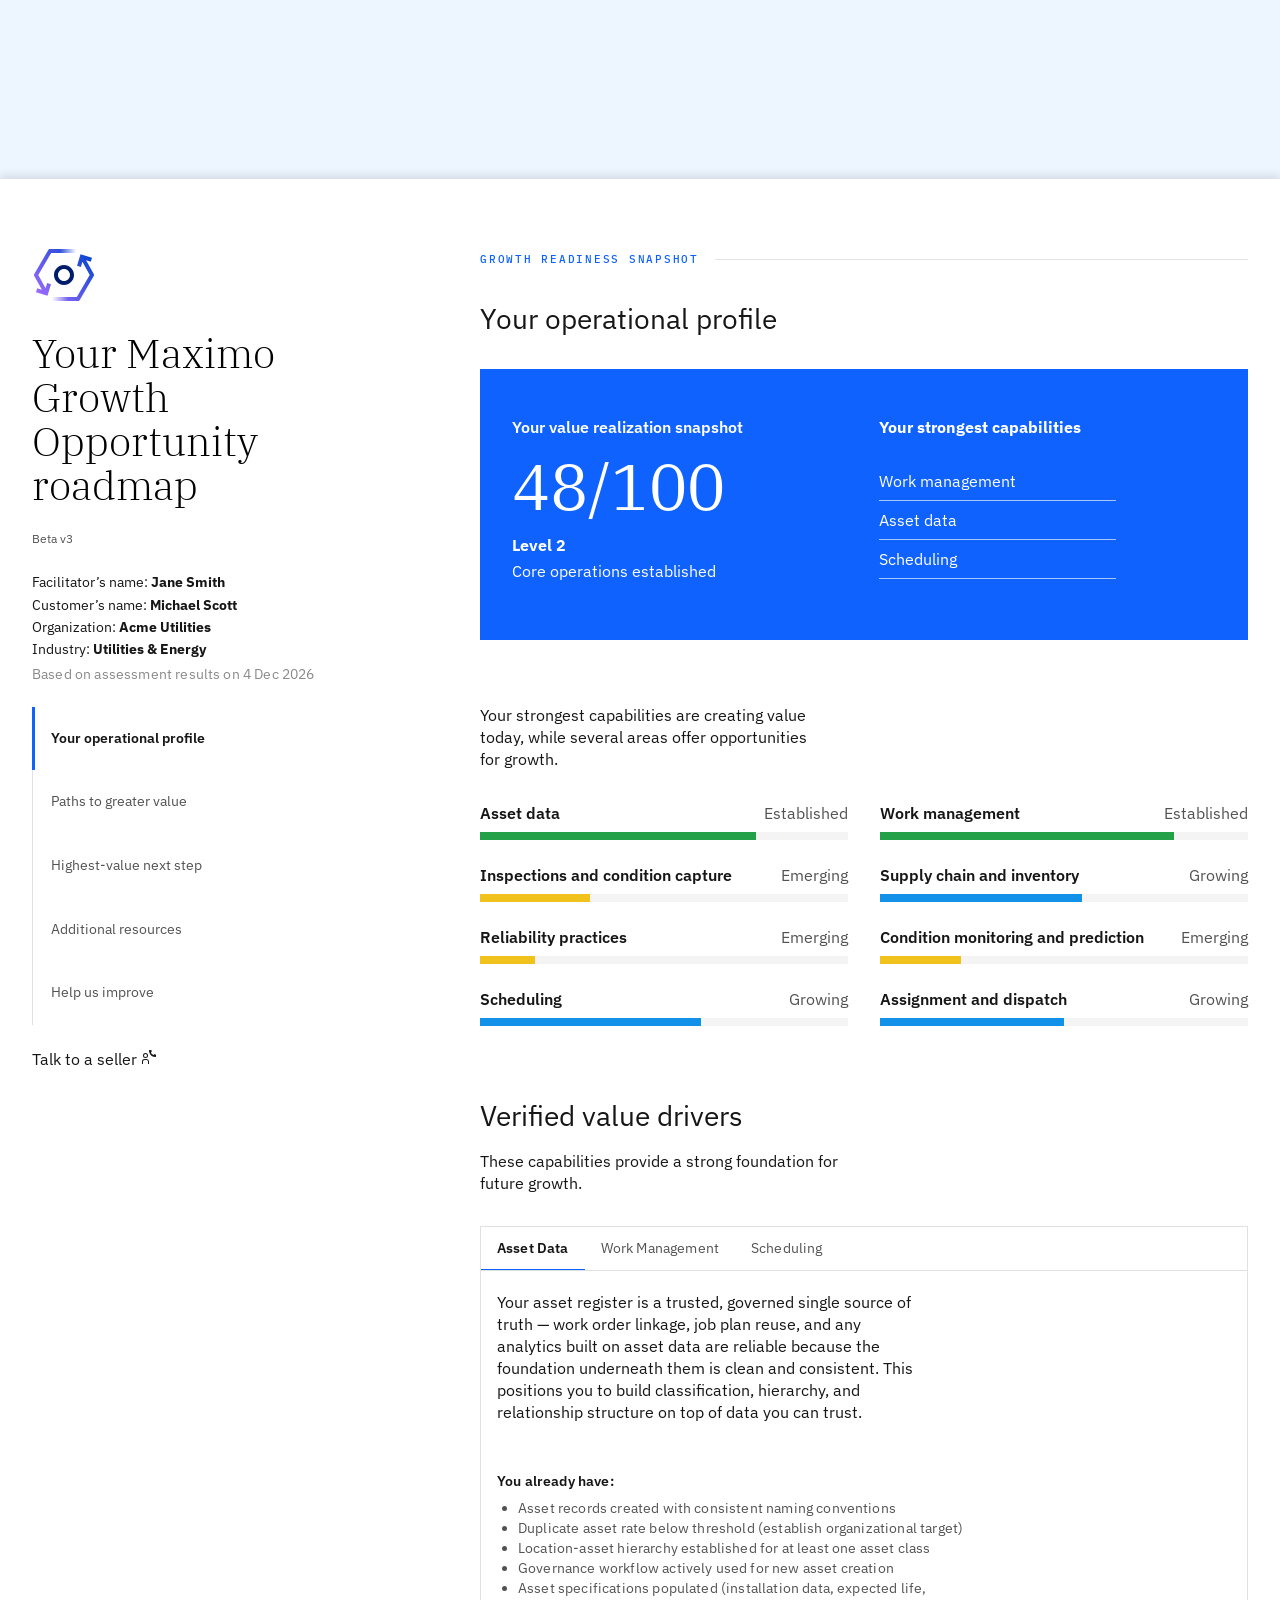
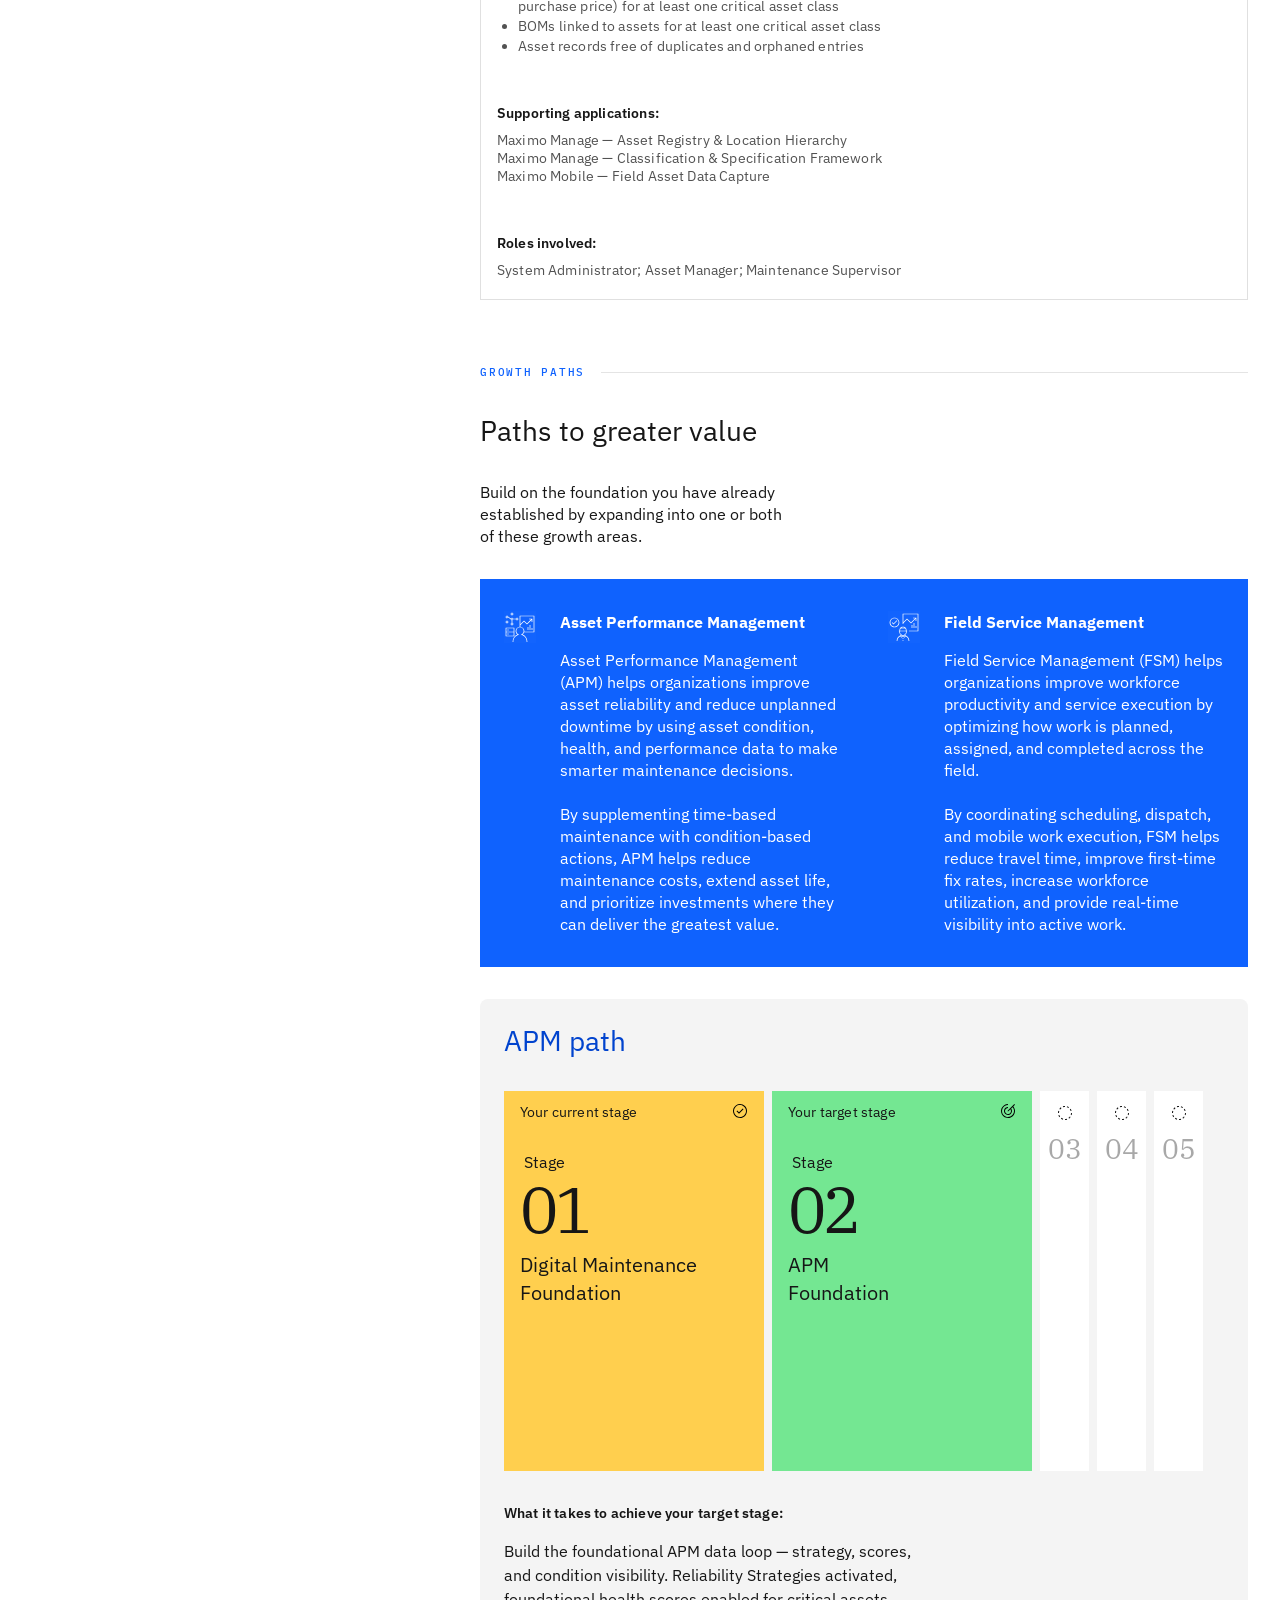
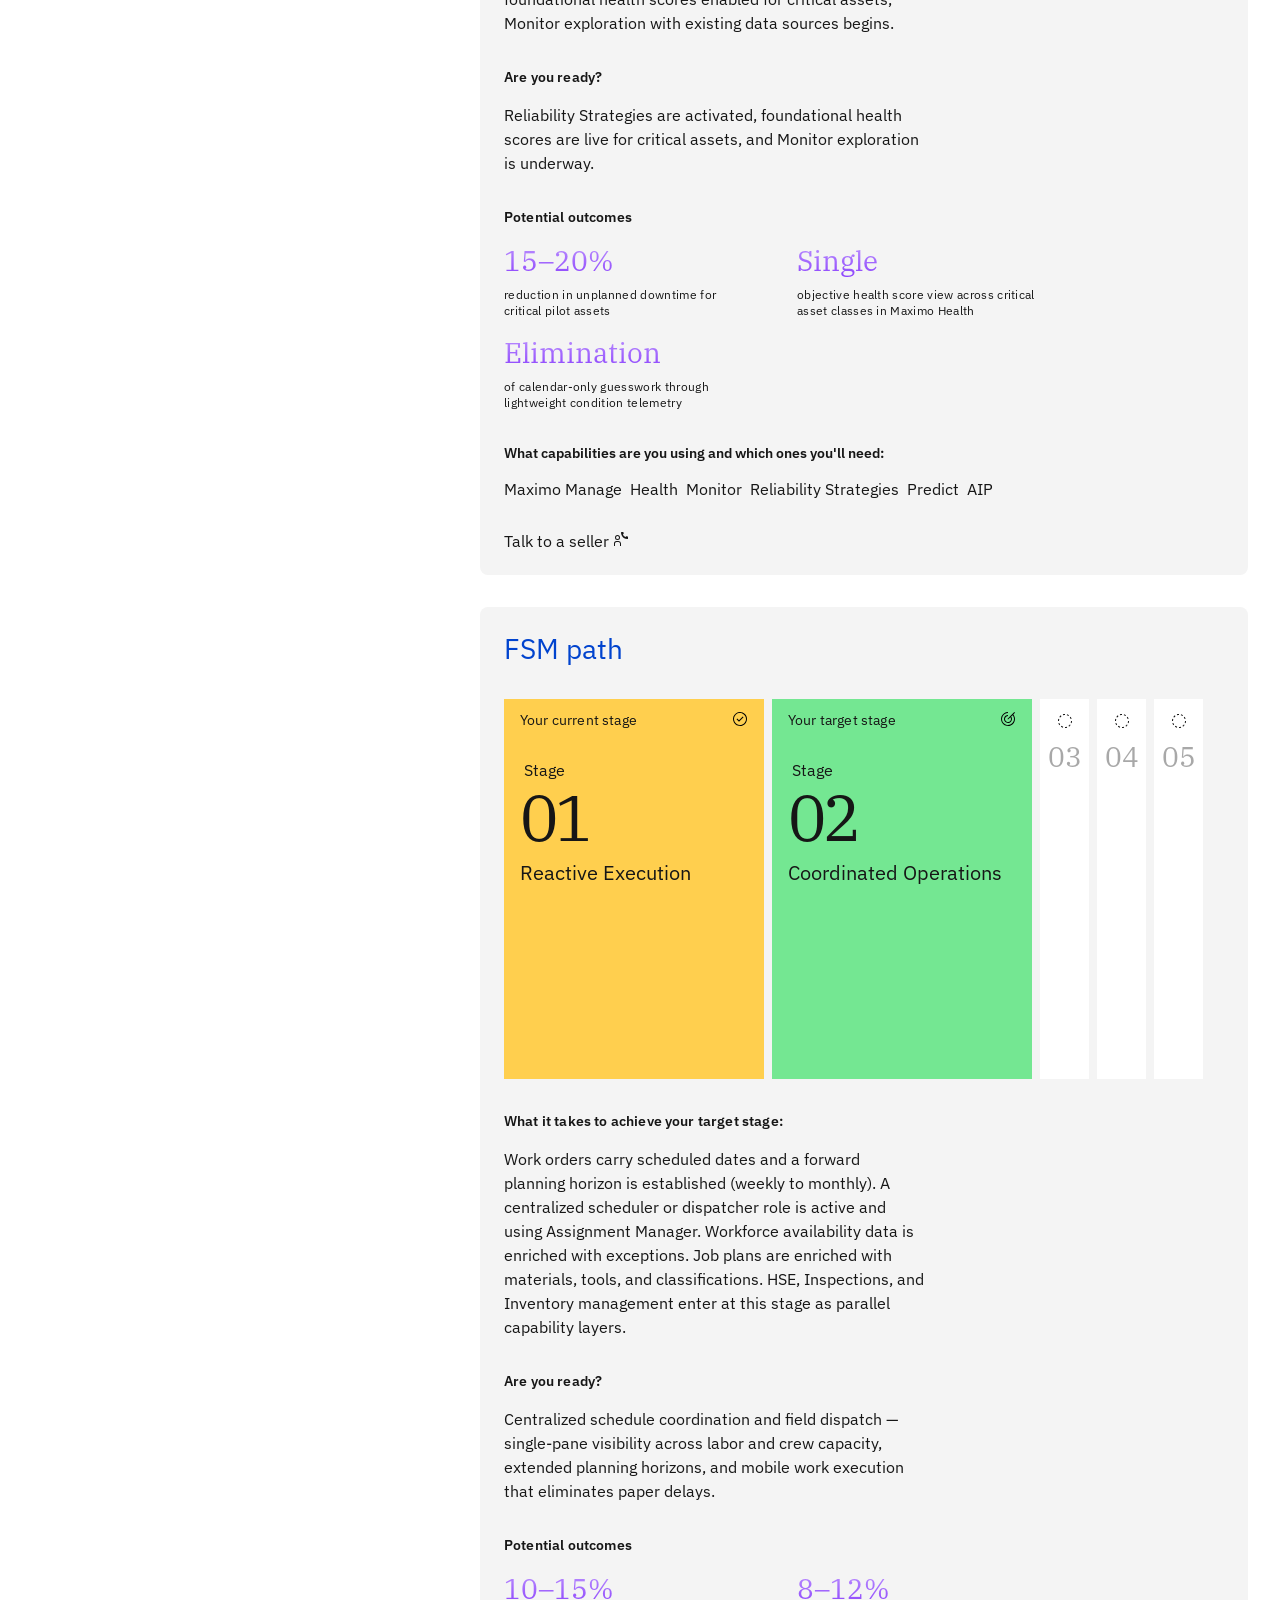
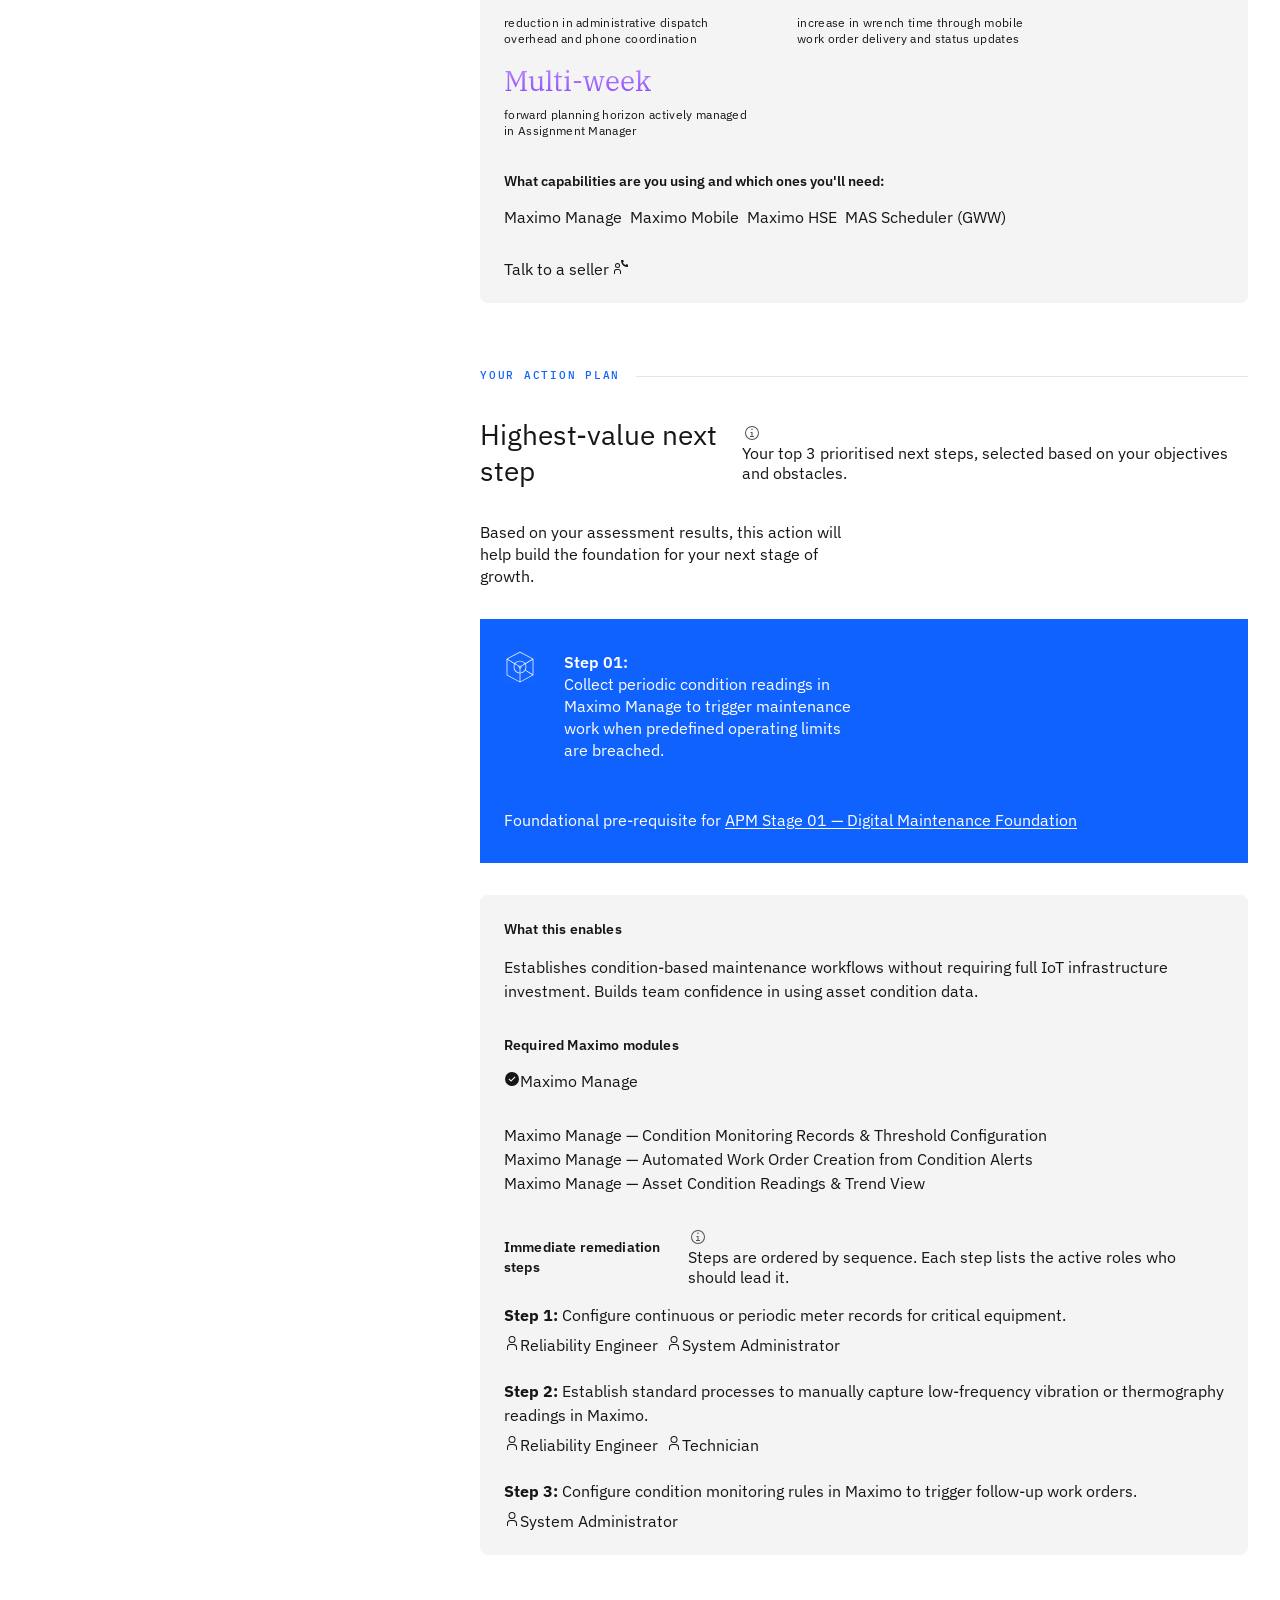
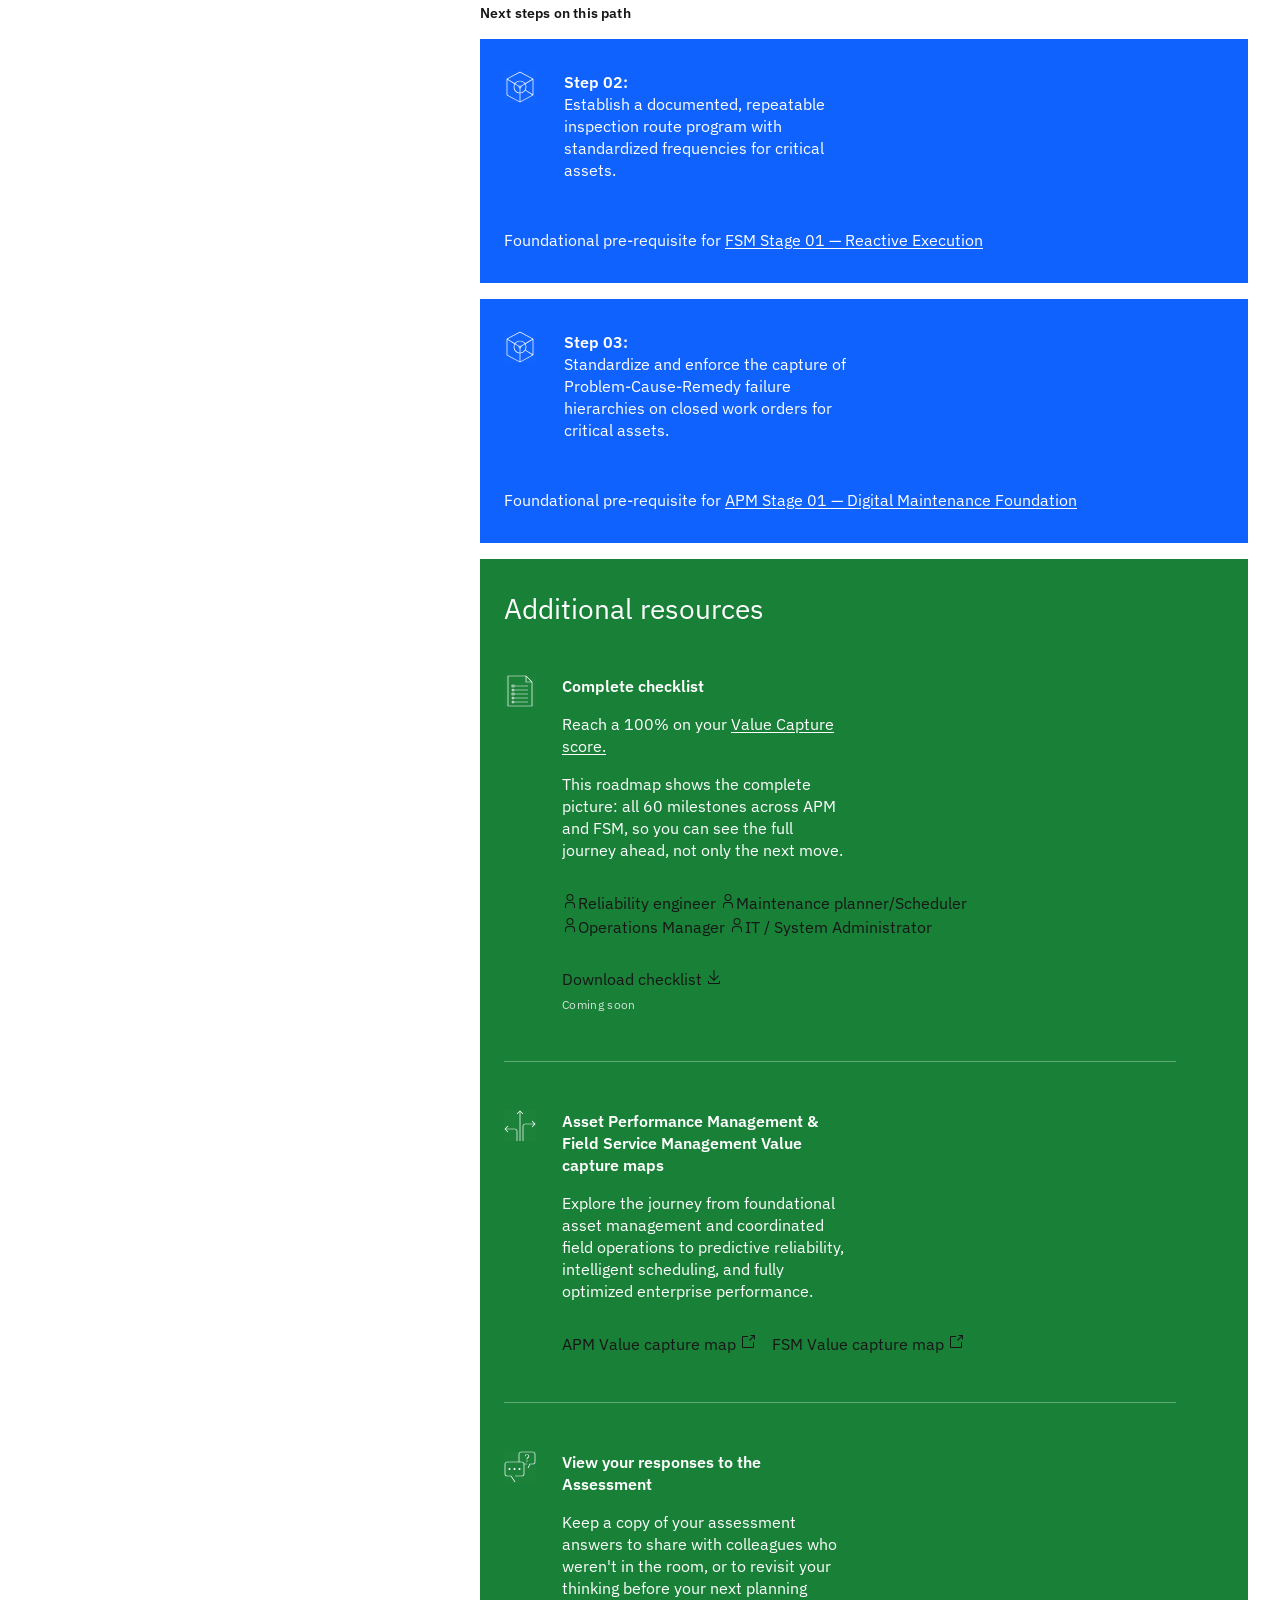
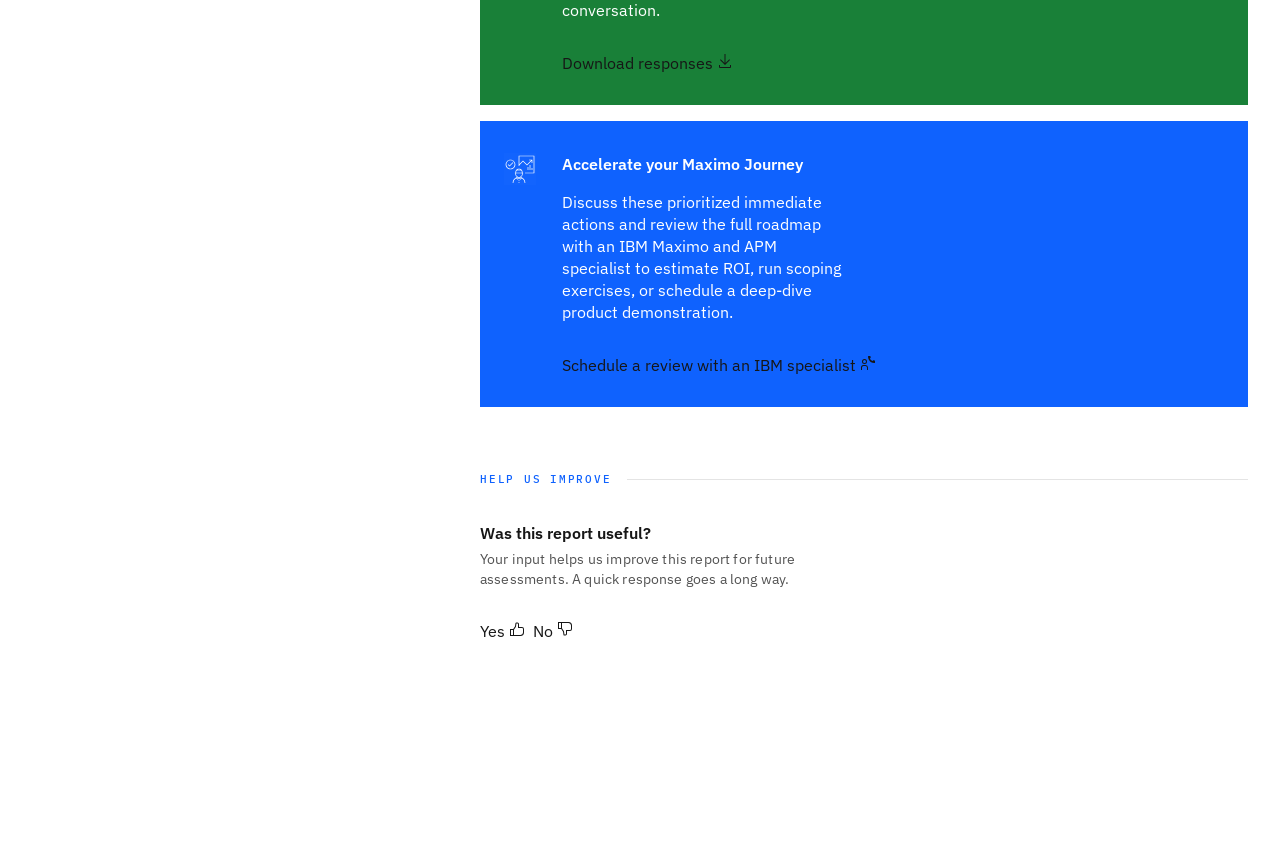
<file: report.html>
<!DOCTYPE html>
<html lang="en">
<head>
  <meta charset="UTF-8" />
  <meta name="viewport" content="width=device-width, initial-scale=1.0" />
  <link rel="icon" type="image/svg+xml" href="[data-uri]" />
  <title>Your Maximo Growth Opportunity roadmap — MAS Growth Readiness Assessment</title>

  <link rel="preconnect" href="https://fonts.googleapis.com" />
  <link rel="preconnect" href="https://fonts.gstatic.com" crossorigin />
  <link
    href="https://fonts.googleapis.com/css2?family=IBM+Plex+Mono:wght@500&family=IBM+Plex+Sans+Condensed:ital,wght@0,400;0,700;1,400&family=IBM+Plex+Sans:wght@400;600;700&family=IBM+Plex+Serif:wght@300&display=swap"
    rel="stylesheet"
  />

  <!-- Carbon Web Components v2 -->
  <script type="module" src="https://1.www.s81c.com/common/carbon/web-components/tag/v2/latest/button.min.js"></script>
  <script type="module" src="https://1.www.s81c.com/common/carbon/web-components/tag/v2/latest/tabs.min.js"></script>
  <script type="module" src="https://1.www.s81c.com/common/carbon/web-components/tag/v2/latest/tag.min.js"></script>
  <script type="module" src="https://1.www.s81c.com/common/carbon/web-components/tag/v2/latest/tooltip.min.js"></script>
  <script type="module" src="https://1.www.s81c.com/common/carbon/web-components/tag/v2/latest/notification.min.js"></script>
  <script type="module" src="https://1.www.s81c.com/common/carbon/web-components/tag/v2/latest/menu-button.min.js"></script>
  <script type="module" src="https://1.www.s81c.com/common/carbon/web-components/tag/v2/latest/menu.min.js"></script>
  <script type="module" src="https://1.www.s81c.com/common/carbon/web-components/tag/v2/latest/textarea.min.js"></script>

  <!-- Carbon Autotrack -->
  <script type="module">import "https://1.www.s81c.com/common/carbon/autotrack/tag/v1/latest/autotrack.min.js";</script>

  <link rel="stylesheet" href="css/styles.css" />
  <link rel="stylesheet" href="css/report.css" />
</head>
<body class="report-page">

<!-- Mobile sticky nav — hamburger + current section, hidden on desktop -->
  <div class="report-mobile-nav">
    <div class="mobile-nav__bar">
      <button
        type="button"
        class="mobile-nav__toggle"
        id="mobile-nav-toggle"
        aria-expanded="false"
        aria-controls="mobile-nav-panel"
        aria-label="Open report navigation"
        data-autotrack-id="report__btn--mobile-nav-toggle"
      >
        <svg class="mobile-nav__icon mobile-nav__icon--menu" viewBox="0 0 32 32" width="20" height="20" fill="currentColor" aria-hidden="true"><path d="M4 6H28V8H4z"/><path d="M4 12H28V14H4z"/><path d="M4 18H28V20H4z"/><path d="M4 24H28V26H4z"/></svg>
        <svg class="mobile-nav__icon mobile-nav__icon--close" viewBox="0 0 32 32" width="20" height="20" fill="currentColor" aria-hidden="true"><path d="M17.4141 16 24 9.4141 22.5859 8 16 14.5859 9.4143 8 8 9.4141 14.5859 16 8 22.5859 9.4143 24 16 17.4141 22.5859 24 24 22.5859 17.4141 16z"/></svg>
      </button>
      <p class="mobile-nav__title" id="mobile-nav-title">Your operational profile</p>
      <!-- Comparison view config button — shown only when split view is active -->
      <button
        type="button"
        class="mobile-nav__compare-config"
        id="compare-config-btn"
        aria-label="Configure comparison view"
        aria-expanded="false"
        aria-controls="compare-config-panel"
        hidden
      >
        <!-- Sliders / settings icon -->
        <svg viewBox="0 0 32 32" width="20" height="20" fill="currentColor" aria-hidden="true">
          <path d="M30 9H16.73A5 5 0 007.27 9H2v2h5.27a5 5 0 009.46 0H30zM12 12a3 3 0 113-3 3 3 0 01-3 3zM30 21h-5.27a5 5 0 00-9.46 0H2v2h13.27a5 5 0 009.46 0H30zM20 24a3 3 0 113-3 3 3 0 01-3 3z"/>
        </svg>
      </button>
    </div>

    <div class="mobile-nav__panel" id="mobile-nav-panel" hidden>
      <ul class="mobile-nav__list">
        <li><a class="mobile-nav__item mobile-nav__item--active" href="#act-today" data-section="act-today">Your operational profile</a></li>
        <li><a class="mobile-nav__item" href="#act-roi" data-section="act-roi">Paths to greater value</a></li>
        <li>
          <button type="button" class="mobile-nav__item mobile-nav__item--compare" id="mobile-compare-toggle" data-autotrack-id="report__btn--open-comparison-view">
            Opportunity paths
            <svg class="mobile-nav__compare-badge" viewBox="0 0 32 32" width="14" height="14" fill="currentColor" aria-hidden="true"><path d="M16 2a14 14 0 1014 14A14 14 0 0016 2zm1 21h-2v-9h2zm0-12h-2v-2h2z"/></svg>
          </button>
        </li>
        <li><a class="mobile-nav__item" href="#act-plan" data-section="act-plan">Highest-value next step</a></li>
        <li><a class="mobile-nav__item" href="#act-resources" data-section="act-resources">Additional resources</a></li>
        <li><a class="mobile-nav__item" href="#act-improve" data-section="act-improve">Help us improve</a></li>
      </ul>
      <div class="mobile-nav__actions">
        <cds-button kind="primary" size="lg" data-autotrack-id="report__btn--talk-to-seller-mobile-nav">Talk to a seller
          <svg slot="icon" viewBox="0 0 32 32" width="16" height="16" fill="currentColor" aria-hidden="true"><path d="M25.334,11.95l1.2055-1.206a1.178,1.178,0,0,1,1.2593-.2584l1.4693.5868A1.1736,1.1736,0,0,1,30,12.1489v2.692A1.1681,1.1681,0,0,1,28.8229,16l-.05-.0015C18.4775,15.3578,16.4,6.6357,16.0073,3.2976a1.1681,1.1681,0,0,1,1.0315-1.29A1.1492,1.1492,0,0,1,17.1751,2h2.5994a1.1626,1.1626,0,0,1,1.0764.7322l.5866,1.47a1.1635,1.1635,0,0,1-.2529,1.26L19.9791,6.668S20.6733,11.3682,25.334,11.95Z"/><path d="M16,30H14V25a3.0033,3.0033,0,0,0-3-3H7a3.0033,3.0033,0,0,0-3,3v5H2V25a5.0059,5.0059,0,0,1,5-5h4a5.0059,5.0059,0,0,1,5,5Z"/><path d="M9,10a3,3,0,1,1-3,3,3,3,0,0,1,3-3M9,8a5,5,0,1,0,5,5A5,5,0,0,0,9,8Z"/></svg>
        </cds-button>
        <div class="dl-menu" data-autotrack-id="report__dl-menu--mobile-nav">
          <button type="button" class="dl-menu__trigger" aria-haspopup="true" aria-expanded="false">
            Download
            <svg class="dl-menu__chevron" viewBox="0 0 32 32" width="12" height="12" fill="currentColor" aria-hidden="true"><path d="M16 22L6 12l1.4-1.4 8.6 8.6 8.6-8.6L26 12z"/></svg>
          </button>
          <ul class="dl-menu__list dl-menu__list--up" hidden role="menu">
            <li role="none"><button type="button" role="menuitem" class="dl-menu__item" data-download="pdf" data-autotrack-id="report__btn--download-pdf-mobile-nav">Full PDF report</button></li>
            <li role="none"><button type="button" role="menuitem" class="dl-menu__item" disabled>Full checklist</button></li>
            <li role="none"><button type="button" role="menuitem" class="dl-menu__item" data-download="responses" data-autotrack-id="report__btn--download-responses-mobile-nav" disabled>Your responses</button></li>
          </ul>
        </div>
      </div>
    </div>
  </div>

  <!-- Hero graphics layer — sticky behind content -->
  <div class="report-hero" aria-hidden="true">
    <div class="report-hero__art">
      <video class="report-hero__video" autoplay muted loop playsinline>
        <source src="assets/Hero animation.mp4" type="video/mp4" />
      </video>
    </div>
  </div>

  <!-- Content layer — slides over hero on scroll -->
  <div class="report-body">


    <div class="report-layout">

      <!-- Left sticky panel -->
      <aside class="report-sidebar" id="report-sidebar">
        <div class="report-sidebar__icon">
          <img src="assets/IBM Maximo Application Suite.svg" alt="IBM Maximo Application Suite" width="64" height="64" />
        </div>
        <h1 class="report-sidebar__title">Your Maximo<br>Growth<br>Opportunity<br>roadmap</h1>
        <p class="report-sidebar__version">Beta v3</p>
        <div class="report-sidebar__meta" id="sidebar-meta">
          <!-- injected by report.js -->
        </div>
        <nav class="report-nav" aria-label="Report sections">
          <ul class="report-nav__list" id="report-nav-list">
            <li><a class="report-nav__item report-nav__item--active" href="#act-today" data-section="act-today">Your operational profile</a></li>
            <li><a class="report-nav__item" href="#act-roi" data-section="act-roi">Paths to greater value</a></li>
            <li><a class="report-nav__item" href="#act-plan" data-section="act-plan">Highest-value next step</a></li>
            <li><a class="report-nav__item" href="#act-resources" data-section="act-resources">Additional resources</a></li>
            <li><a class="report-nav__item" href="#act-improve" data-section="act-improve">Help us improve</a></li>
          </ul>
        </nav>
        <div class="report-sidebar__actions">
          <cds-button kind="primary" size="lg" data-autotrack-id="report__btn--talk-to-seller-sidebar">Talk to a seller
            <svg slot="icon" viewBox="0 0 32 32" width="16" height="16" fill="currentColor" aria-hidden="true"><path d="M25.334,11.95l1.2055-1.206a1.178,1.178,0,0,1,1.2593-.2584l1.4693.5868A1.1736,1.1736,0,0,1,30,12.1489v2.692A1.1681,1.1681,0,0,1,28.8229,16l-.05-.0015C18.4775,15.3578,16.4,6.6357,16.0073,3.2976a1.1681,1.1681,0,0,1,1.0315-1.29A1.1492,1.1492,0,0,1,17.1751,2h2.5994a1.1626,1.1626,0,0,1,1.0764.7322l.5866,1.47a1.1635,1.1635,0,0,1-.2529,1.26L19.9791,6.668S20.6733,11.3682,25.334,11.95Z"/><path d="M16,30H14V25a3.0033,3.0033,0,0,0-3-3H7a3.0033,3.0033,0,0,0-3,3v5H2V25a5.0059,5.0059,0,0,1,5-5h4a5.0059,5.0059,0,0,1,5,5Z"/><path d="M9,10a3,3,0,1,1-3,3,3,3,0,0,1,3-3M9,8a5,5,0,1,0,5,5A5,5,0,0,0,9,8Z"/></svg>
          </cds-button>
          <cds-menu-button kind="tertiary" label="Download" menu-alignment="bottom" size="lg" data-autotrack-id="report__menu-btn--download-sidebar">
            <cds-menu>
              <cds-menu-item label="Full PDF report" data-download="pdf" data-autotrack-id="report__menu-item--download-pdf-sidebar"></cds-menu-item>
              <cds-menu-item label="Full checklist" disabled></cds-menu-item>
              <cds-menu-item label="Your responses" disabled data-download="responses" data-autotrack-id="report__menu-item--download-responses-sidebar"></cds-menu-item>
            </cds-menu>
          </cds-menu-button>
        </div>
      </aside>

      <!-- Right scrollable content -->
      <main class="report-content" id="report-content">

        <!-- ACT 1 ── Where you are today -->
        <section id="act-today" class="report-section">
          <div class="report-eyebrow-row">
            <p class="report-eyebrow">Growth readiness snapshot</p>
            <div class="report-rule" aria-hidden="true"></div>
          </div>
          <h2 class="report-section__heading">Your operational profile</h2>

          <!-- Maturity banner -->
          <div class="maturity-banner" id="maturity-banner">
            <!-- injected by report.js -->
          </div>

          <!-- Dimension meters -->
          <p class="report-body-text" style="max-width:336px;margin-top:32px;">
            Your strongest capabilities are creating value today, while several areas offer opportunities for growth.
          </p>
          <div class="dimension-grid" id="dimension-grid">
            <!-- injected by report.js -->
          </div>

          <!-- Established practices -->
          <div class="report-section__sub-heading-group" style="margin-top:32px;">
            <h3 class="report-section__sub-heading">Verified value drivers</h3>
            <p class="report-body-text" style="max-width:378px;">These capabilities provide a strong foundation for future growth.</p>
          </div>
          <div class="established-card" id="established-card">
            <!-- injected by report.js -->
          </div>
        </section>

        <!-- ACT 2 ── Opportunities to increase ROI -->
        <section id="act-roi" class="report-section">
          <!-- Opener: eyebrow, heading, intro and banner print as one block. -->
          <div class="section-opener">
          <div class="report-eyebrow-row">
            <p class="report-eyebrow">Growth paths</p>
            <div class="report-rule" aria-hidden="true"></div>
          </div>
          <h2 class="report-section__heading">Paths to greater value</h2>
          <p class="report-body-text" style="max-width:308px;margin-top:0;">Build on the foundation you have already established by expanding into one or both of these growth areas.</p>

          <!-- APM + FSM intro banner -->
          <div class="expansion-intro">
            <div class="expansion-intro__track">
              <div class="expansion-intro__icon">
                <img src="assets/data--scientist.svg" alt="" aria-hidden="true" width="32" height="32" />
              </div>
              <div>
                <p class="expansion-intro__label"><strong>Asset Performance Management</strong></p>
                <p class="expansion-intro__body">Asset Performance Management (APM) helps organizations improve asset reliability and reduce unplanned downtime by using asset condition, health, and performance data to make smarter maintenance decisions.</p>
                <p class="expansion-intro__body">By supplementing time-based maintenance with condition-based actions, APM helps reduce maintenance costs, extend asset life, and prioritize investments where they can deliver the greatest value.</p>
              </div>
            </div>
            <div class="expansion-intro__track">
              <div class="expansion-intro__icon">
                <img src="assets/supervisor-close--work.svg" alt="" aria-hidden="true" width="32" height="32" />
              </div>
              <div>
                <p class="expansion-intro__label"><strong>Field Service Management</strong></p>
                <p class="expansion-intro__body">Field Service Management (FSM) helps organizations improve workforce productivity and service execution by optimizing how work is planned, assigned, and completed across the field.</p>
                <p class="expansion-intro__body">By coordinating scheduling, dispatch, and mobile work execution, FSM helps reduce travel time, improve first-time fix rates, increase workforce utilization, and provide real-time visibility into active work.</p>
              </div>
            </div>
          </div>
          </div>

          <!-- APM expansion path card -->
          <div class="expansion-card" id="apm-expansion-card">
            <!-- injected by report.js -->
          </div>

          <!-- FSM expansion path card -->
          <div class="expansion-card" id="fsm-expansion-card">
            <!-- injected by report.js -->
          </div>
        </section>

        <!-- ACT 3 ── Your action plan -->
        <section id="act-plan" class="report-section">
          <div class="report-eyebrow-row">
            <p class="report-eyebrow">Your action plan</p>
            <div class="report-rule" aria-hidden="true"></div>
          </div>
          <div class="report-section__heading-row">
            <h2 class="report-section__heading" style="margin-bottom:0;">Highest-value next step</h2>
            <cds-tooltip align="bottom-start">
              <button class="report-info-btn" slot="trigger" type="button" aria-label="About journey next steps">
                <svg viewBox="0 0 32 32" width="16" height="16" fill="currentColor" aria-hidden="true"><path d="M17 22V14h-4v2h2v6h-3v2h8v-2zM16 7a1.5 1.5 0 100 3 1.5 1.5 0 000-3z"/><path d="M16 2a14 14 0 100 28A14 14 0 0016 2zm0 26a12 12 0 110-24 12 12 0 010 24z"/></svg>
              </button>
              <span slot="body-text">Your top 3 prioritised next steps, selected based on your objectives and obstacles.</span>
            </cds-tooltip>
          </div>
          <p class="report-body-text" style="max-width:376px;">Based on your assessment results, this action will help build the foundation for your next stage of growth.</p>
          <div id="action-plan-container">
            <!-- injected by report.js -->
          </div>
        </section>

        <!-- ACT 4 ── Help us improve (Figma 615:4208) -->
        <section id="act-improve" class="report-section">
          <div class="report-eyebrow-row">
            <p class="report-eyebrow">Help us improve</p>
            <div class="report-rule" aria-hidden="true"></div>
          </div>
          <div class="feedback">
            <div class="feedback__intro">
              <p class="feedback__question">Was this report useful?</p>
              <p class="feedback__text">Your input helps us improve this report for future assessments. A quick response goes a long way.</p>
            </div>
            <div class="feedback__actions" id="feedback-actions">
              <cds-button kind="tertiary" size="lg" type="button" data-feedback="yes" data-autotrack-id="report__feedback-btn--yes">
                Yes
                <svg slot="icon" viewBox="0 0 32 32" width="16" height="16" fill="currentColor" aria-hidden="true"><path d="M26,12H20V6a3.0033,3.0033,0,0,0-3-3H14.8672a2.0094,2.0094,0,0,0-1.98,1.7173l-.8453,5.9165L8.4648,16H2V30H23a7.0078,7.0078,0,0,0,7-7V16A4.0045,4.0045,0,0,0,26,12ZM8,28H4V18H8Zm20-5a5.0057,5.0057,0,0,1-5,5H10V17.3027l3.9578-5.9365L14.8672,5H17a1.0008,1.0008,0,0,1,1,1v8h8a2.0025,2.0025,0,0,1,2,2Z"/></svg>
              </cds-button>
              <cds-button kind="tertiary" size="lg" type="button" data-feedback="no" data-autotrack-id="report__feedback-btn--no">
                No
                <svg slot="icon" viewBox="0 0 32 32" width="16" height="16" fill="currentColor" aria-hidden="true"><path d="M30,16V9a7.0078,7.0078,0,0,0-7-7H2V16H8.4648l3.5774,5.3662.8453,5.9165A2.0094,2.0094,0,0,0,14.8672,29H17a3.0033,3.0033,0,0,0,3-3V20h6A4.0045,4.0045,0,0,0,30,16ZM8,14H4V4H8Zm20,2a2.0025,2.0025,0,0,1-2,2H18v8a1.0008,1.0008,0,0,1-1,1H14.8672l-.9094-6.3662L10,14.6973V4H23a5.0057,5.0057,0,0,1,5,5Z"/></svg>
              </cds-button>
            </div>
          </div>
        </section>

        <!-- Phone only: the CTAs live in the menu and again at the foot of the
             page, so they are never more than a scroll away. -->
        <div class="report-end-actions">
          <cds-button kind="primary" size="lg" data-autotrack-id="report__btn--talk-to-seller-footer">Talk to a seller
            <svg slot="icon" viewBox="0 0 32 32" width="16" height="16" fill="currentColor" aria-hidden="true"><path d="M25.334,11.95l1.2055-1.206a1.178,1.178,0,0,1,1.2593-.2584l1.4693.5868A1.1736,1.1736,0,0,1,30,12.1489v2.692A1.1681,1.1681,0,0,1,28.8229,16l-.05-.0015C18.4775,15.3578,16.4,6.6357,16.0073,3.2976a1.1681,1.1681,0,0,1,1.0315-1.29A1.1492,1.1492,0,0,1,17.1751,2h2.5994a1.1626,1.1626,0,0,1,1.0764.7322l.5866,1.47a1.1635,1.1635,0,0,1-.2529,1.26L19.9791,6.668S20.6733,11.3682,25.334,11.95Z"/><path d="M16,30H14V25a3.0033,3.0033,0,0,0-3-3H7a3.0033,3.0033,0,0,0-3,3v5H2V25a5.0059,5.0059,0,0,1,5-5h4a5.0059,5.0059,0,0,1,5,5Z"/><path d="M9,10a3,3,0,1,1-3,3,3,3,0,0,1,3-3M9,8a5,5,0,1,0,5,5A5,5,0,0,0,9,8Z"/></svg>
          </cds-button>
          <div class="dl-menu" data-autotrack-id="report__dl-menu--footer">
            <button type="button" class="dl-menu__trigger" aria-haspopup="true" aria-expanded="false">
              Download
              <svg class="dl-menu__chevron" viewBox="0 0 32 32" width="12" height="12" fill="currentColor" aria-hidden="true"><path d="M16 22L6 12l1.4-1.4 8.6 8.6 8.6-8.6L26 12z"/></svg>
            </button>
            <ul class="dl-menu__list dl-menu__list--up" hidden role="menu">
              <li role="none"><button type="button" role="menuitem" class="dl-menu__item" data-download="pdf" data-autotrack-id="report__btn--download-pdf-footer">Full PDF report</button></li>
              <li role="none"><button type="button" role="menuitem" class="dl-menu__item" disabled>Full checklist</button></li>
              <li role="none"><button type="button" role="menuitem" class="dl-menu__item" data-download="responses" data-autotrack-id="report__btn--download-responses-footer" disabled>Your responses</button></li>
            </ul>
          </div>
        </div>

      </main>
    </div>
  </div>
<!-- Share-with-IBM modal -->
<div id="share-modal" class="share-modal" role="dialog" aria-modal="true" aria-labelledby="share-modal-title" hidden>
  <div class="share-modal__backdrop"></div>
  <div class="share-modal__dialog">
    <div class="share-modal__header">
      <p class="share-modal__title" id="share-modal-title">Explore your next steps</p>
      <button class="share-modal__close" id="share-modal-close" aria-label="Close" data-autotrack-id="report__btn--share-modal-close">
        <svg viewBox="0 0 20 20" width="20" height="20" fill="none" aria-hidden="true">
          <path d="M15 5.875L14.125 5L10 9.125L5.875 5L5 5.875L9.125 10L5 14.125L5.875 15L10 10.875L14.125 15L15 14.125L10.875 10L15 5.875Z" fill="#161616"/>
        </svg>
      </button>
    </div>
    <div class="share-modal__body">
      <p class="share-modal__text">Send your report to our growth accelerator team to explore opportunities for growth and discuss your next steps.</p>
    </div>
    <div class="share-modal__footer">
      <button class="share-modal__btn share-modal__btn--cancel" id="share-modal-cancel" data-autotrack-id="report__btn--share-modal-cancel">Cancel</button>
      <button class="share-modal__btn share-modal__btn--send" id="share-modal-send" data-autotrack-id="report__btn--share-modal-send">Send report</button>
    </div>
  </div>
</div>


<!-- =====================================================================
     Mobile Comparison View overlay — hidden on desktop via CSS
     ===================================================================== -->
<div
  class="compare-view"
  id="compare-view"
  role="region"
  aria-label="Comparison view"
  hidden
>
  <!-- Sticky info header (below the nav bar) -->
  <div class="compare-view__info-bar" id="compare-info-bar">
    <span class="compare-view__label">Comparison view</span>
    <span class="compare-view__subtitle" id="compare-subtitle">Field Service Management (FSM)</span>
  </div>

  <!-- Top pane -->
  <div class="compare-view__pane compare-view__pane--top" id="compare-pane-top">
    <div class="compare-view__pane-header" id="compare-pane-top-header">
      <span class="compare-view__pane-num" id="compare-pane-top-num">Stage 1</span>
      <span class="compare-view__pane-name" id="compare-pane-top-name">Reactive execution</span>
    </div>
    <div class="compare-view__pane-scroll" id="compare-pane-top-scroll">
      <!-- populated by JS -->
    </div>
  </div>

  <!-- Pane divider -->
  <div class="compare-view__divider" aria-hidden="true"></div>

  <!-- Bottom pane -->
  <div class="compare-view__pane compare-view__pane--bottom" id="compare-pane-bottom">
    <div class="compare-view__pane-header" id="compare-pane-bottom-header">
      <span class="compare-view__pane-num" id="compare-pane-bottom-num">Stage 2</span>
      <span class="compare-view__pane-name" id="compare-pane-bottom-name">Managed response</span>
    </div>
    <div class="compare-view__pane-scroll" id="compare-pane-bottom-scroll">
      <!-- populated by JS -->
    </div>
  </div>
</div>

<!-- Configure comparison panel — slides up from bottom of nav bar -->
<div
  class="compare-config-panel"
  id="compare-config-panel"
  role="dialog"
  aria-modal="false"
  aria-label="Comparison view settings"
  hidden
>
  <div class="compare-config-panel__inner">
    <div class="compare-config-panel__heading-group">
      <p class="compare-config-panel__heading">Comparison view</p>
      <p class="compare-config-panel__sub">Settings</p>
    </div>

    <!-- Track selector -->
    <div class="compare-config-panel__field">
      <label class="compare-config-panel__label" for="compare-track-select">Compare</label>
      <div class="compare-config-panel__select-wrap">
        <select class="compare-config-panel__select" id="compare-track-select">
          <option value="fsm">Field Service Management (FSM)</option>
          <option value="apm">Asset Performance Management (APM)</option>
        </select>
        <svg class="compare-config-panel__chevron" viewBox="0 0 32 32" width="16" height="16" fill="currentColor" aria-hidden="true"><path d="M16 22L6 12l1.4-1.4 8.6 8.6 8.6-8.6L26 12z"/></svg>
      </div>
    </div>

    <!-- Stage A selector -->
    <div class="compare-config-panel__field">
      <label class="compare-config-panel__label" for="compare-stage-a-select">Stage (top pane)</label>
      <div class="compare-config-panel__select-wrap">
        <select class="compare-config-panel__select" id="compare-stage-a-select">
          <!-- options injected by JS -->
        </select>
        <svg class="compare-config-panel__chevron" viewBox="0 0 32 32" width="16" height="16" fill="currentColor" aria-hidden="true"><path d="M16 22L6 12l1.4-1.4 8.6 8.6 8.6-8.6L26 12z"/></svg>
      </div>
    </div>

    <p class="compare-config-panel__to">to</p>

    <!-- Stage B selector -->
    <div class="compare-config-panel__field">
      <label class="compare-config-panel__label" for="compare-stage-b-select">Stage (bottom pane)</label>
      <div class="compare-config-panel__select-wrap">
        <select class="compare-config-panel__select" id="compare-stage-b-select">
          <!-- options injected by JS -->
        </select>
        <svg class="compare-config-panel__chevron" viewBox="0 0 32 32" width="16" height="16" fill="currentColor" aria-hidden="true"><path d="M16 22L6 12l1.4-1.4 8.6 8.6 8.6-8.6L26 12z"/></svg>
      </div>
    </div>

    <button type="button" class="compare-config-panel__done" id="compare-config-done">
      Done
      <svg viewBox="0 0 32 32" width="16" height="16" fill="currentColor" aria-hidden="true"><path d="M13 24L4 15l1.41-1.41L13 21.17l13.59-13.59L28 9 13 24z"/></svg>
    </button>
  </div>
</div>

  <script type="module" src="js/report.js"></script>
  <script defer src="https://cdn.vercel-insights.com/v1/script.js"></script>
</body>
</html>
<!-- pipeline test 2026-10-10T04:53:13Z -->
</file>
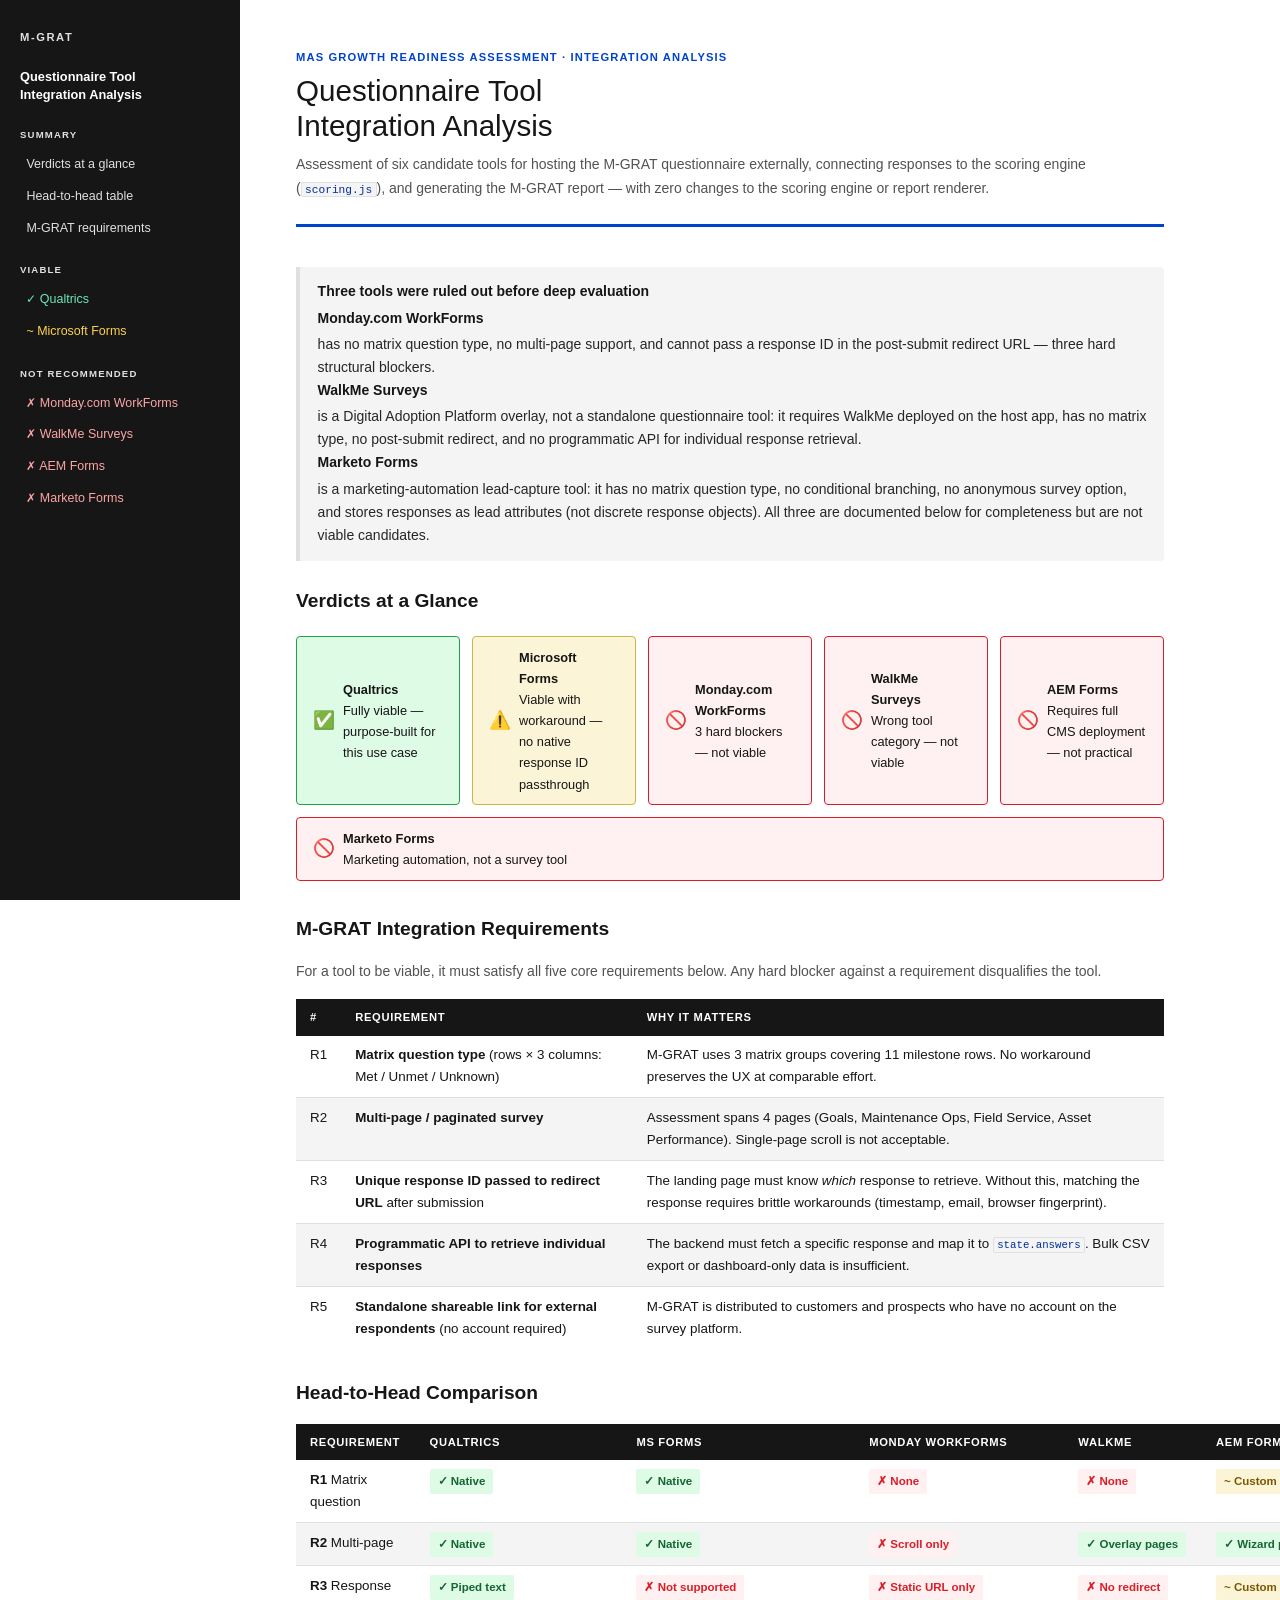
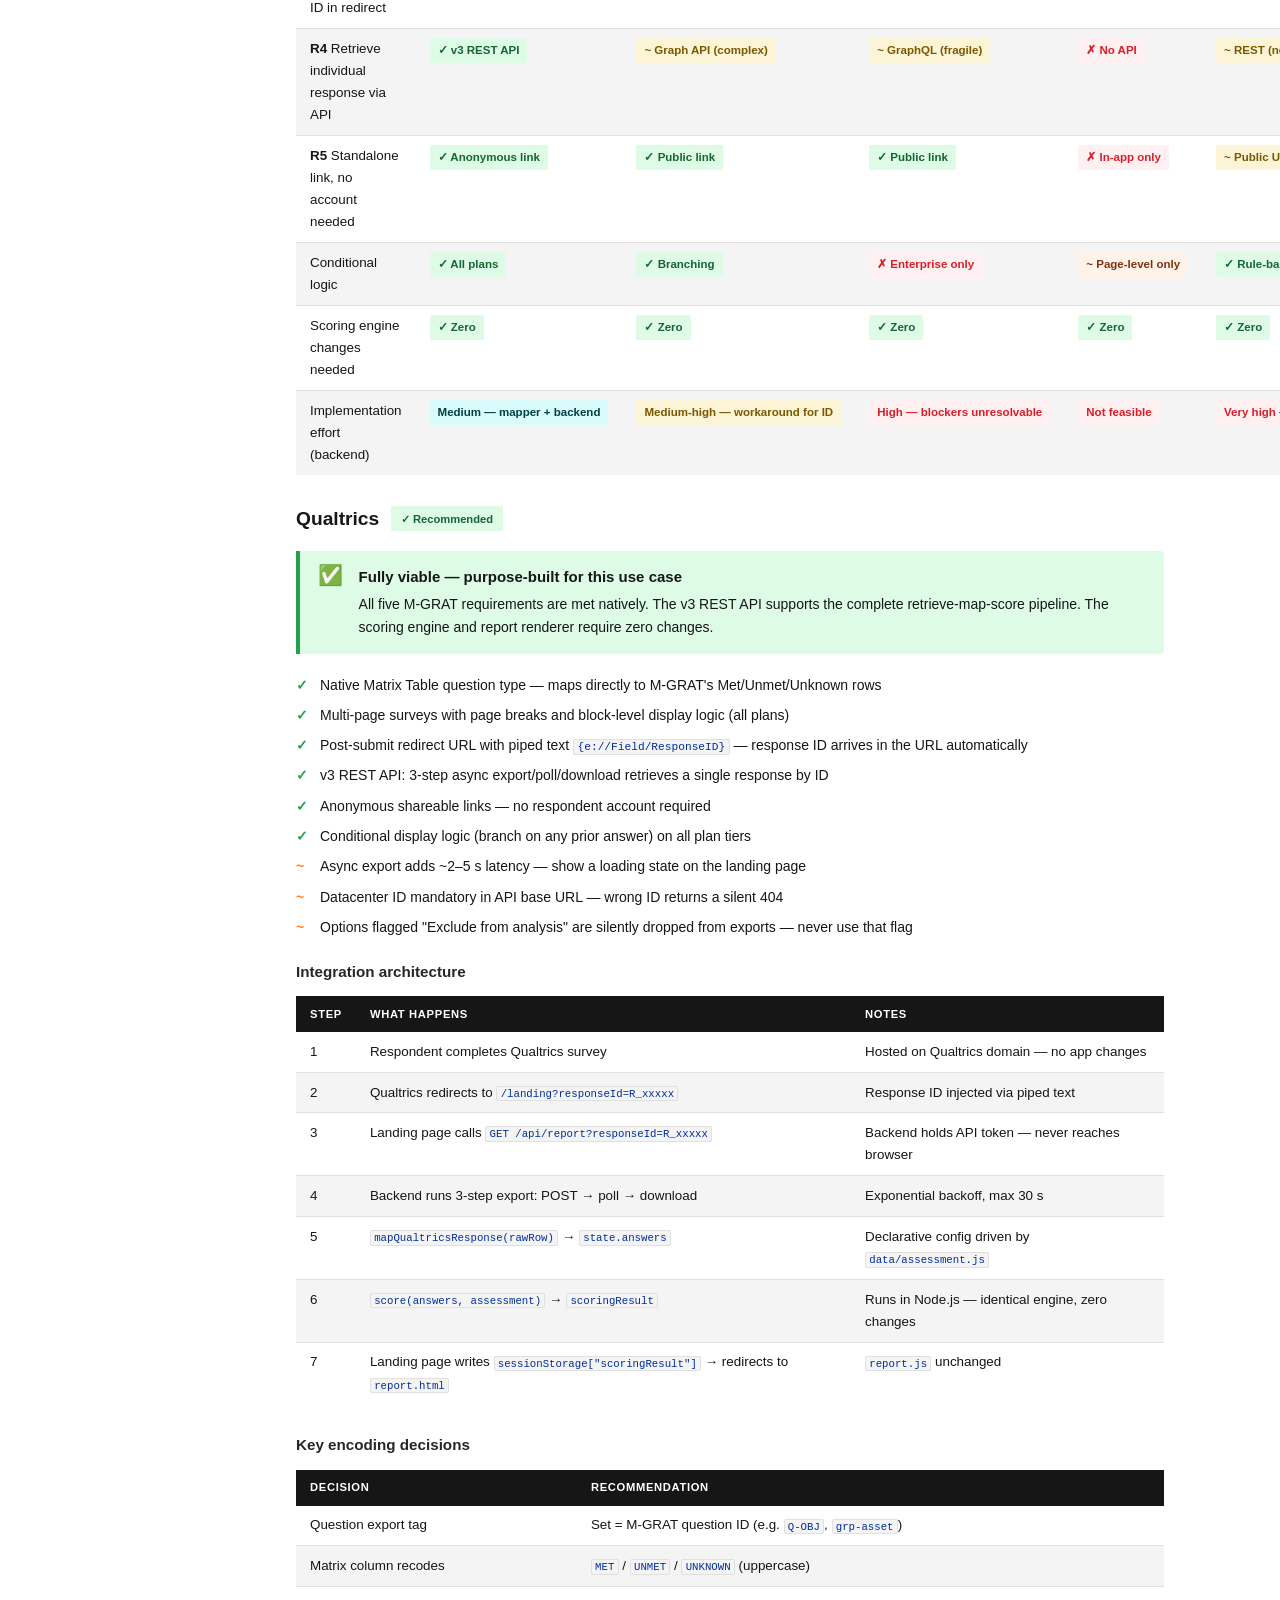
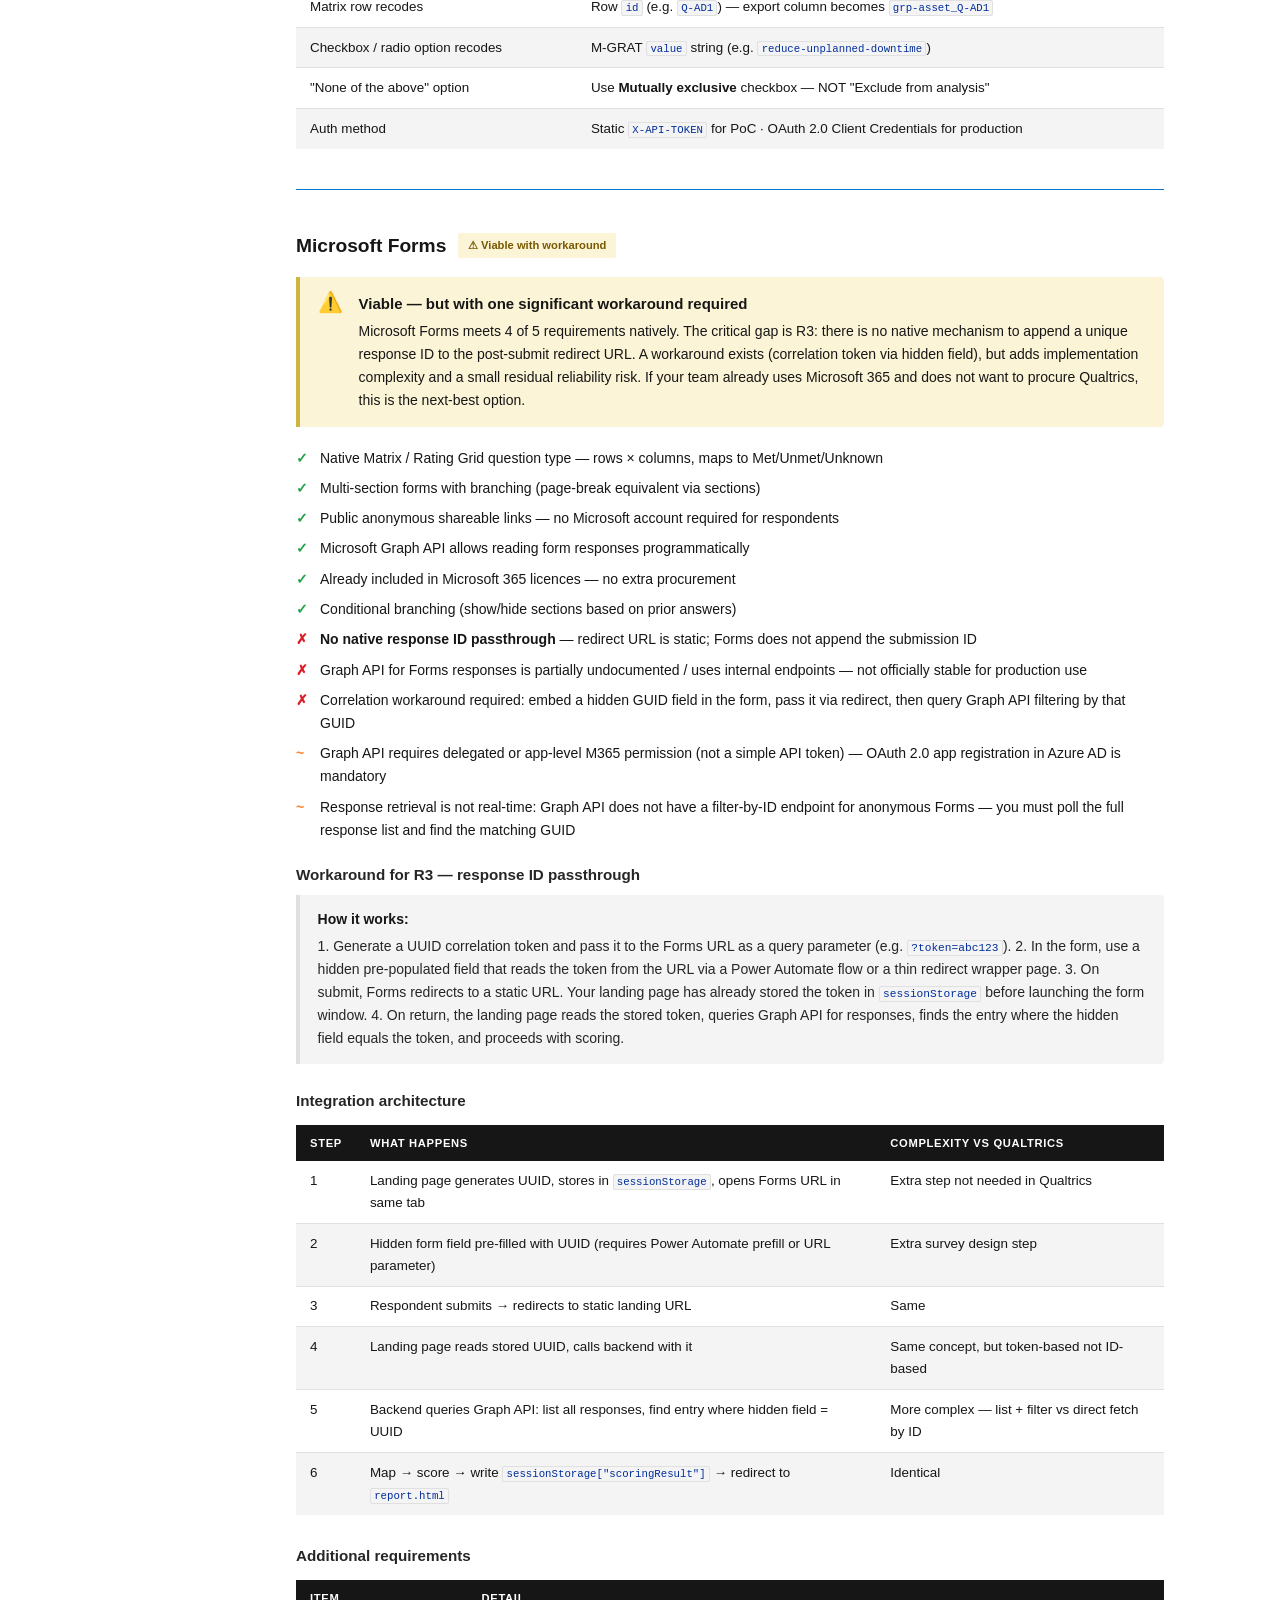
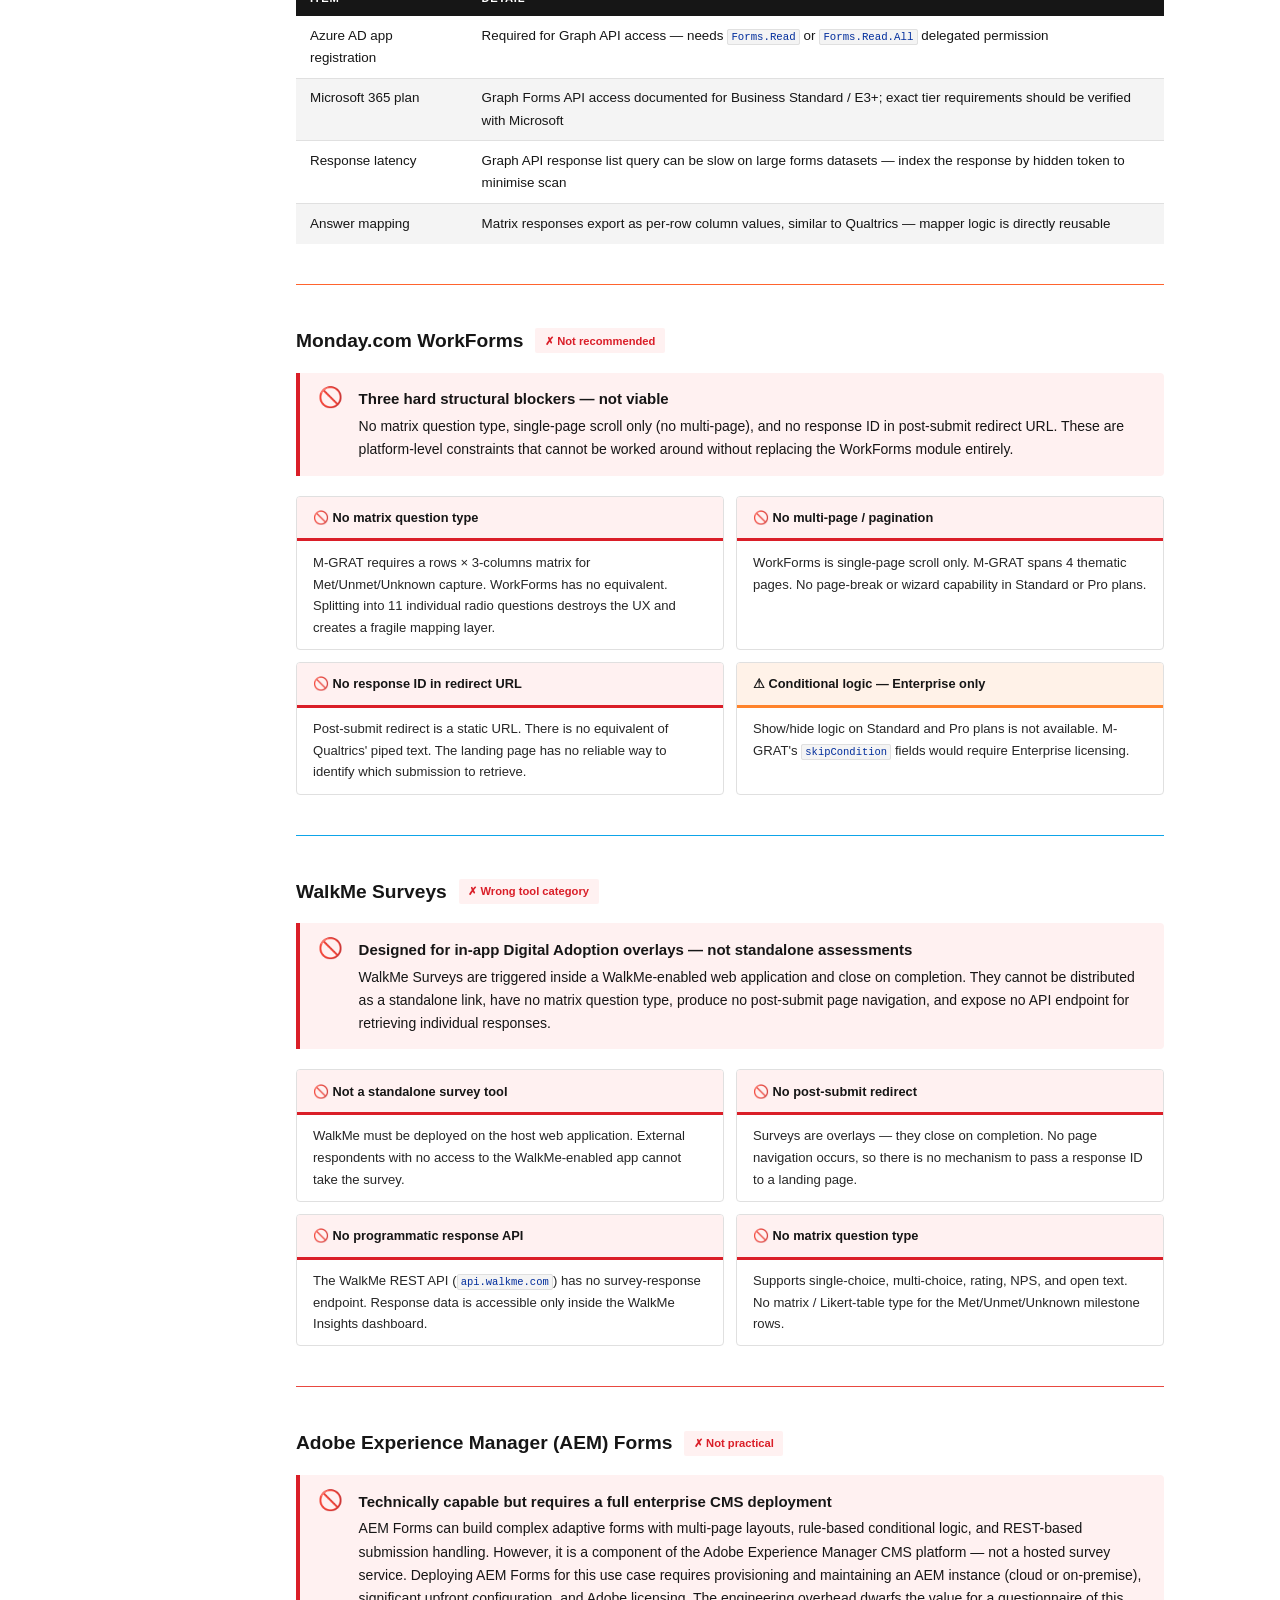
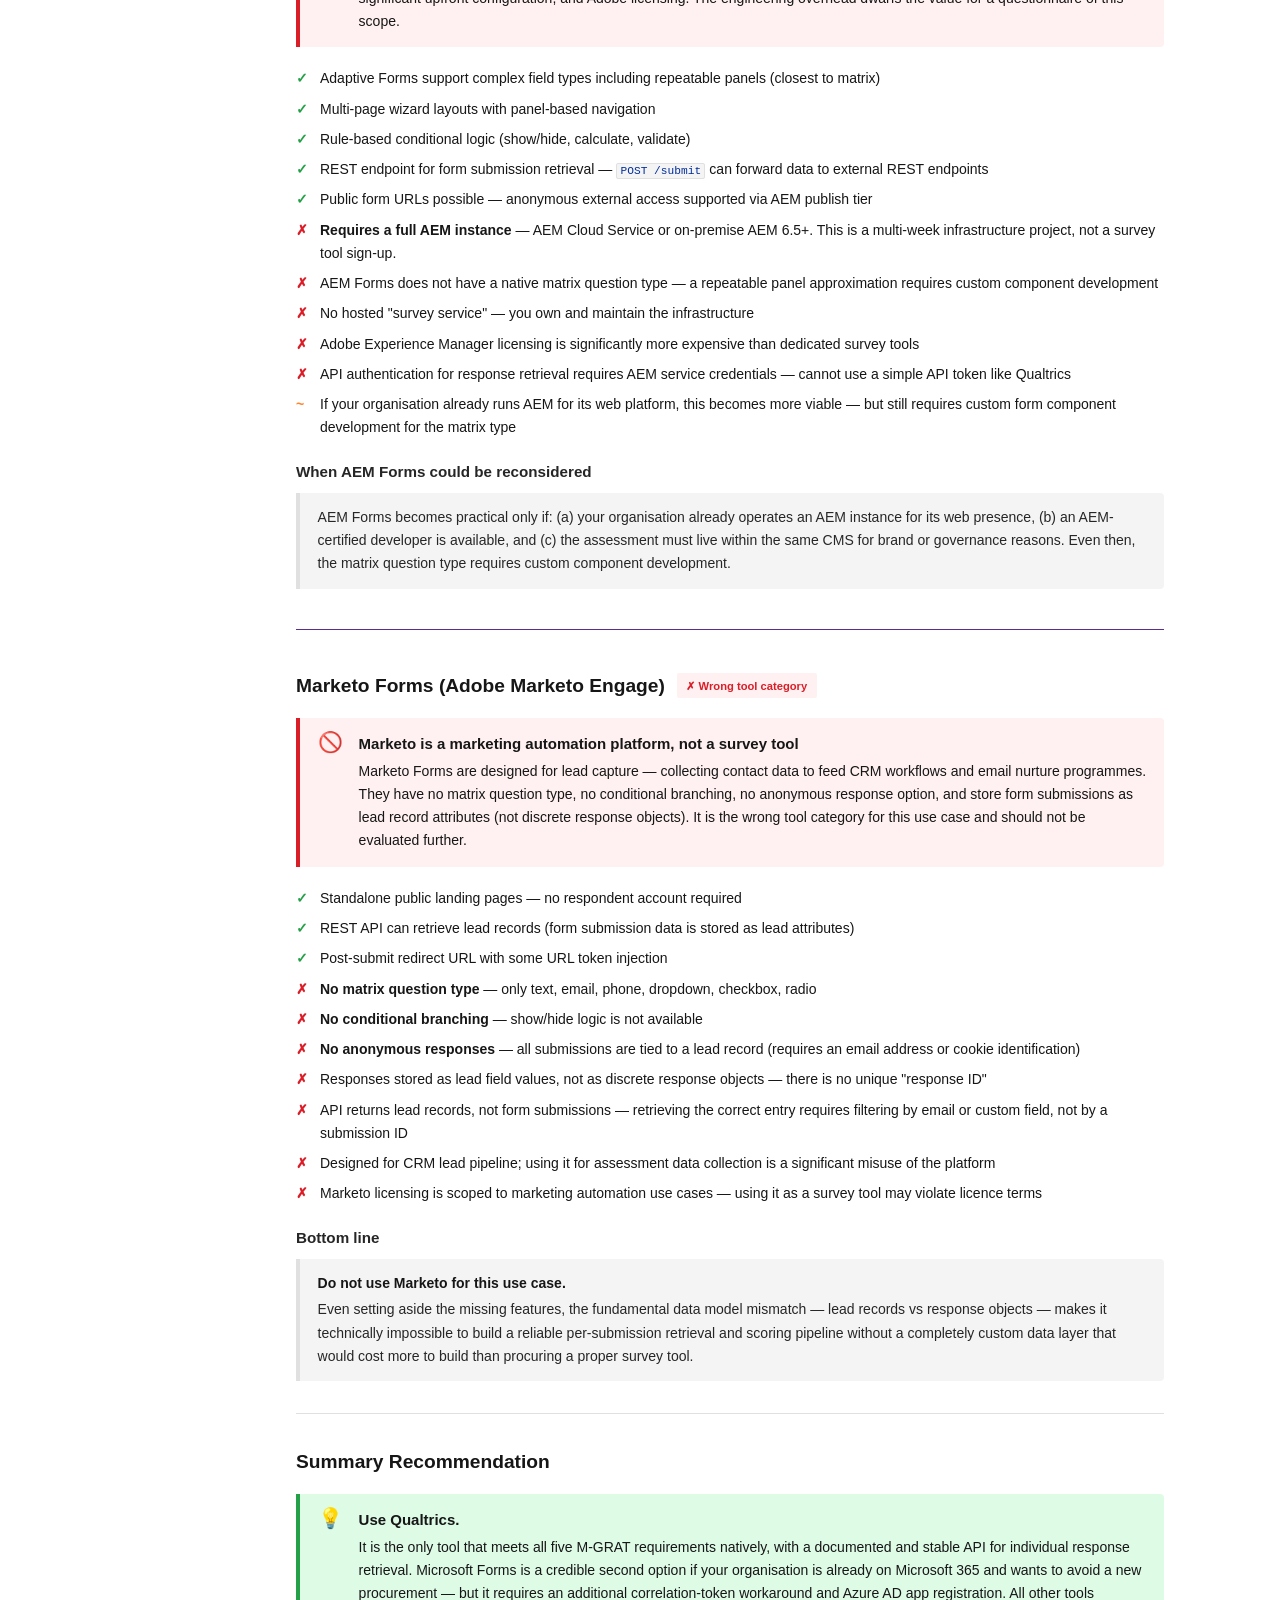
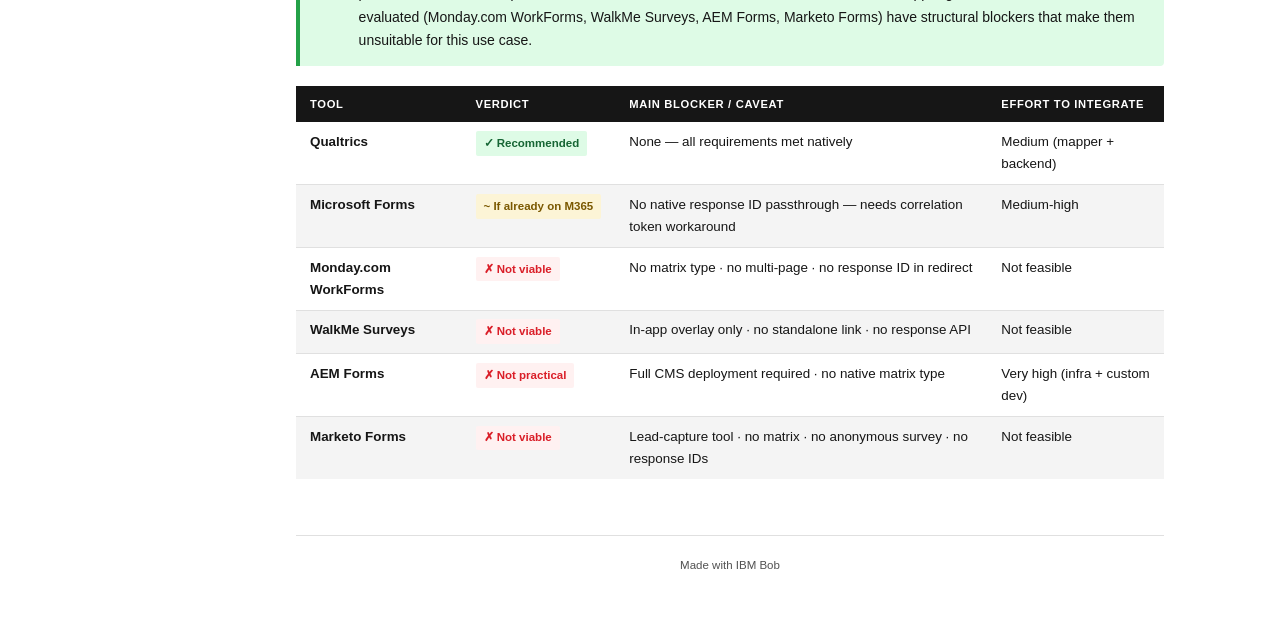
<file: assets/questionnaire - possible integrations analysis.html>
<!DOCTYPE html>
<html lang="en">
<head>
  <meta charset="UTF-8" />
  <meta name="viewport" content="width=device-width, initial-scale=1.0" />
  <title>Questionnaire Tool Integration Analysis — M-GRAT</title>
  <style>
    *, *::before, *::after { box-sizing: border-box; margin: 0; padding: 0; }

    :root {
      --blue:        #0043ce;
      --blue-dark:   #002d9c;
      --blue-bg:     #edf5ff;
      --green:       #24a148;
      --green-bg:    #defbe6;
      --red:         #da1e28;
      --red-bg:      #fff1f1;
      --orange:      #ff832b;
      --orange-bg:   #fff2e8;
      --yellow-bg:   #fcf4d6;
      --yellow-text: #7a5800;
      --gray-10:     #f4f4f4;
      --gray-20:     #e0e0e0;
      --gray-70:     #525252;
      --gray-90:     #262626;
      --gray-100:    #161616;
      --purple:      #8b5cf6;
      --purple-bg:   #f5f3ff;
      --teal:        #009d9a;
      --teal-bg:     #d9fbfb;
    }

    html { scroll-behavior: smooth; }
    body {
      font-family: "IBM Plex Sans", "Helvetica Neue", Arial, sans-serif;
      color: var(--gray-100);
      background: #fff;
      line-height: 1.65;
      font-size: 15px;
    }

    /* ── Layout ── */
    .layout { display: grid; grid-template-columns: 240px 1fr; min-height: 100vh; }

    /* ── Sidebar ── */
    .sidebar {
      position: sticky; top: 0; height: 100vh; overflow-y: auto;
      background: var(--gray-100); color: #fff;
      padding: 1.75rem 1.25rem;
      display: flex; flex-direction: column; gap: 0.1rem;
    }
    .sidebar-logo  { font-size: 0.7rem; font-weight: 700; letter-spacing: 0.14em; text-transform: uppercase; color: var(--gray-20); margin-bottom: 1.25rem; }
    .sidebar-title { font-size: 0.8rem; font-weight: 600; color: #fff; line-height: 1.4; margin-bottom: 0.25rem; }
    .nav-section   { font-size: 0.6rem; font-weight: 700; letter-spacing: 0.12em; text-transform: uppercase; color: var(--gray-20); margin: 1.1rem 0 0.3rem; }
    .sidebar a { display: block; font-size: 0.78rem; color: var(--gray-20); text-decoration: none; padding: 0.3rem 0.4rem; border-radius: 2px; }
    .sidebar a:hover { background: rgba(255,255,255,0.08); color: #fff; }
    .sidebar a.verdict-yes    { color: #6ee7b7; }
    .sidebar a.verdict-no     { color: #fca5a5; }
    .sidebar a.verdict-maybe  { color: #fcd34d; }

    /* ── Main ── */
    main { padding: 3rem 3.5rem; max-width: 980px; }

    .page-header { border-bottom: 3px solid var(--blue); padding-bottom: 1.5rem; margin-bottom: 2.5rem; }
    .page-label  { font-size: 0.7rem; font-weight: 700; letter-spacing: 0.1em; text-transform: uppercase; color: var(--blue); margin-bottom: 0.4rem; }
    h1 { font-size: 1.85rem; font-weight: 300; line-height: 1.2; margin-bottom: 0.6rem; }
    .page-meta { font-size: 0.875rem; color: var(--gray-70); }

    h2 { font-size: 1.2rem; font-weight: 600; margin: 2.5rem 0 1rem; padding-top: 2.5rem; border-top: 1px solid var(--gray-20); }
    h2:first-of-type { border-top: none; padding-top: 0; margin-top: 0; }
    h3 { font-size: 0.95rem; font-weight: 600; margin: 1.25rem 0 0.5rem; color: var(--gray-90); }

    /* ── Verdict strip ── */
    .verdict-strip { display: flex; flex-wrap: wrap; gap: 0.75rem; margin: 1.25rem 0 2rem; }
    .verdict-chip  { display: flex; align-items: center; gap: 0.5rem; border: 1px solid var(--gray-20); border-radius: 4px; padding: 0.6rem 1rem; font-size: 0.8rem; flex: 1; min-width: 140px; }
    .verdict-chip strong { font-size: 0.8rem; }
    .verdict-chip.yes    { background: var(--green-bg);  border-color: var(--green);  }
    .verdict-chip.no     { background: var(--red-bg);    border-color: var(--red);    }
    .verdict-chip.maybe  { background: var(--yellow-bg); border-color: #cab641;       }

    /* ── Intro notes ── */
    .intro-note { background: var(--gray-10); border-left: 4px solid var(--gray-20); padding: 0.85rem 1.1rem; border-radius: 0 4px 4px 0; font-size: 0.875rem; color: var(--gray-90); margin-bottom: 1.5rem; }
    .intro-note strong { display: block; margin-bottom: 0.2rem; color: var(--gray-100); }

    /* ── Banners ── */
    .banner { display: flex; align-items: flex-start; gap: 1rem; padding: 0.9rem 1.1rem; border-radius: 0 4px 4px 0; margin-bottom: 1.25rem; }
    .banner-green  { background: var(--green-bg);  border-left: 4px solid var(--green); }
    .banner-yellow { background: var(--yellow-bg); border-left: 4px solid #cab641;      }
    .banner-red    { background: var(--red-bg);    border-left: 4px solid var(--red);   }
    .banner-blue   { background: var(--blue-bg);   border-left: 4px solid var(--blue);  }
    .banner-icon   { font-size: 1.25rem; flex-shrink: 0; line-height: 1; }
    .banner-text   { font-size: 0.875rem; }
    .banner-text strong { display: block; margin-bottom: 0.2rem; font-size: 0.9375rem; }

    /* ── Tables ── */
    table { width: 100%; border-collapse: collapse; font-size: 0.8375rem; margin: 0.75rem 0 1.75rem; }
    th { background: var(--gray-100); color: #fff; font-weight: 600; font-size: 0.7rem; letter-spacing: 0.06em; text-transform: uppercase; padding: 0.55rem 0.875rem; text-align: left; }
    td { padding: 0.55rem 0.875rem; border-bottom: 1px solid var(--gray-20); vertical-align: top; }
    tr:last-child td { border-bottom: none; }
    tr:nth-child(even) td { background: var(--gray-10); }

    /* ── Badges ── */
    .badge { display: inline-flex; align-items: center; gap: 0.25rem; font-size: 0.72rem; font-weight: 600; padding: 0.18rem 0.5rem; border-radius: 2px; white-space: nowrap; }
    .badge-green  { background: var(--green-bg);  color: #166534; }
    .badge-yellow { background: var(--yellow-bg); color: var(--yellow-text); }
    .badge-red    { background: var(--red-bg);    color: var(--red); }
    .badge-orange { background: var(--orange-bg); color: #7c3410; }
    .badge-gray   { background: var(--gray-20);   color: var(--gray-90); }
    .badge-blue   { background: var(--blue-bg);   color: var(--blue-dark); }
    .badge-purple { background: var(--purple-bg); color: #5b21b6; }
    .badge-teal   { background: var(--teal-bg);   color: #004144; }

    /* ── Tool section headers ── */
    .tool-h2 { display: flex; align-items: center; gap: 0.75rem; }
    .tool-h2 .tool-badge { font-size: 0.7rem; font-weight: 700; padding: 0.2rem 0.6rem; border-radius: 2px; }

    /* ── Pro/con lists ── */
    .pro-con { list-style: none; display: flex; flex-direction: column; gap: 0.45rem; font-size: 0.875rem; margin: 0.5rem 0 1rem; }
    .pro-con li { padding-left: 1.5rem; position: relative; }
    .pro-con li.pro::before  { content: "✓"; position: absolute; left: 0; color: var(--green); font-weight: 700; }
    .pro-con li.con::before  { content: "✗"; position: absolute; left: 0; color: var(--red); font-weight: 700; }
    .pro-con li.warn::before { content: "~"; position: absolute; left: 0; color: var(--orange); font-weight: 700; }

    /* ── Blocker cards ── */
    .blockers { display: grid; grid-template-columns: 1fr 1fr; gap: 0.75rem; margin: 0.75rem 0 1.5rem; }
    .blocker-card { border: 1px solid var(--gray-20); border-radius: 4px; overflow: hidden; }
    .blocker-card-head { padding: 0.65rem 1rem; font-size: 0.8rem; font-weight: 600; }
    .blocker-card-body { padding: 0.65rem 1rem; font-size: 0.82rem; color: var(--gray-90); }
    .blocker-card-head.red    { background: var(--red-bg);    border-bottom: 3px solid var(--red); }
    .blocker-card-head.orange { background: var(--orange-bg); border-bottom: 3px solid var(--orange); }
    .blocker-card-head.gray   { background: var(--gray-10);   border-bottom: 3px solid var(--gray-20); }

    code { font-family: "IBM Plex Mono","Courier New",monospace; font-size: 0.8em; background: var(--gray-10); border: 1px solid var(--gray-20); border-radius: 2px; padding: 0.08em 0.3em; color: var(--blue-dark); }

    .divider { border: none; border-top: 1px solid var(--gray-20); margin: 2rem 0; }

    .page-footer { margin-top: 3.5rem; padding-top: 1.25rem; border-top: 1px solid var(--gray-20); font-size: 0.72rem; color: var(--gray-70); text-align: center; }

    @media (max-width: 860px) {
      .layout { grid-template-columns: 1fr; }
      .sidebar { display: none; }
      main { padding: 2rem 1.25rem; max-width: 100%; }
      .blockers { grid-template-columns: 1fr; }
    }
  </style>
</head>
<body>
<div class="layout">

  <!-- ── Sidebar ── -->
  <nav class="sidebar" aria-label="Page navigation">
    <div class="sidebar-logo">M-GRAT</div>
    <div class="sidebar-title">Questionnaire Tool<br>Integration Analysis</div>

    <div class="nav-section">Summary</div>
    <a href="#verdicts">Verdicts at a glance</a>
    <a href="#comparison">Head-to-head table</a>
    <a href="#requirements">M-GRAT requirements</a>

    <div class="nav-section">Viable</div>
    <a href="#qualtrics" class="verdict-yes">✓ Qualtrics</a>
    <a href="#msforms" class="verdict-maybe">~ Microsoft Forms</a>

    <div class="nav-section">Not recommended</div>
    <a href="#monday" class="verdict-no">✗ Monday.com WorkForms</a>
    <a href="#walkme" class="verdict-no">✗ WalkMe Surveys</a>
    <a href="#aem" class="verdict-no">✗ AEM Forms</a>
    <a href="#marketo" class="verdict-no">✗ Marketo Forms</a>
  </nav>

  <!-- ── Main ── -->
  <main>

    <header class="page-header">
      <div class="page-label">MAS Growth Readiness Assessment · Integration Analysis</div>
      <h1>Questionnaire Tool<br>Integration Analysis</h1>
      <p class="page-meta">Assessment of six candidate tools for hosting the M-GRAT questionnaire externally, connecting responses to the scoring engine (<code>scoring.js</code>), and generating the M-GRAT report — with zero changes to the scoring engine or report renderer.</p>
    </header>

    <!-- ── Scope note ── -->
    <div class="intro-note">
      <strong>Three tools were ruled out before deep evaluation</strong>
      <strong>Monday.com WorkForms</strong> has no matrix question type, no multi-page support, and cannot pass a response ID in the post-submit redirect URL — three hard structural blockers.
      <strong>WalkMe Surveys</strong> is a Digital Adoption Platform overlay, not a standalone questionnaire tool: it requires WalkMe deployed on the host app, has no matrix type, no post-submit redirect, and no programmatic API for individual response retrieval.
      <strong>Marketo Forms</strong> is a marketing-automation lead-capture tool: it has no matrix question type, no conditional branching, no anonymous survey option, and stores responses as lead attributes (not discrete response objects). All three are documented below for completeness but are not viable candidates.
    </div>

    <!-- ── Verdicts ── -->
    <section id="verdicts">
      <h2>Verdicts at a Glance</h2>
      <div class="verdict-strip">
        <div class="verdict-chip yes">
          <span style="font-size:1.1rem">✅</span>
          <div><strong>Qualtrics</strong><br>Fully viable — purpose-built for this use case</div>
        </div>
        <div class="verdict-chip maybe">
          <span style="font-size:1.1rem">⚠️</span>
          <div><strong>Microsoft Forms</strong><br>Viable with workaround — no native response ID passthrough</div>
        </div>
        <div class="verdict-chip no">
          <span style="font-size:1.1rem">🚫</span>
          <div><strong>Monday.com WorkForms</strong><br>3 hard blockers — not viable</div>
        </div>
        <div class="verdict-chip no">
          <span style="font-size:1.1rem">🚫</span>
          <div><strong>WalkMe Surveys</strong><br>Wrong tool category — not viable</div>
        </div>
        <div class="verdict-chip no">
          <span style="font-size:1.1rem">🚫</span>
          <div><strong>AEM Forms</strong><br>Requires full CMS deployment — not practical</div>
        </div>
        <div class="verdict-chip no">
          <span style="font-size:1.1rem">🚫</span>
          <div><strong>Marketo Forms</strong><br>Marketing automation, not a survey tool</div>
        </div>
      </div>
    </section>

    <!-- ── Requirements ── -->
    <section id="requirements">
      <h2>M-GRAT Integration Requirements</h2>
      <p style="font-size:0.875rem;margin-bottom:1rem;color:var(--gray-70)">For a tool to be viable, it must satisfy all five core requirements below. Any hard blocker against a requirement disqualifies the tool.</p>
      <table>
        <thead><tr><th>#</th><th>Requirement</th><th>Why it matters</th></tr></thead>
        <tbody>
          <tr><td>R1</td><td><strong>Matrix question type</strong> (rows × 3 columns: Met / Unmet / Unknown)</td><td>M-GRAT uses 3 matrix groups covering 11 milestone rows. No workaround preserves the UX at comparable effort.</td></tr>
          <tr><td>R2</td><td><strong>Multi-page / paginated survey</strong></td><td>Assessment spans 4 pages (Goals, Maintenance Ops, Field Service, Asset Performance). Single-page scroll is not acceptable.</td></tr>
          <tr><td>R3</td><td><strong>Unique response ID passed to redirect URL</strong> after submission</td><td>The landing page must know <em>which</em> response to retrieve. Without this, matching the response requires brittle workarounds (timestamp, email, browser fingerprint).</td></tr>
          <tr><td>R4</td><td><strong>Programmatic API to retrieve individual responses</strong></td><td>The backend must fetch a specific response and map it to <code>state.answers</code>. Bulk CSV export or dashboard-only data is insufficient.</td></tr>
          <tr><td>R5</td><td><strong>Standalone shareable link for external respondents</strong> (no account required)</td><td>M-GRAT is distributed to customers and prospects who have no account on the survey platform.</td></tr>
        </tbody>
      </table>
    </section>

    <!-- ── Head-to-head ── -->
    <section id="comparison">
      <h2>Head-to-Head Comparison</h2>
      <table>
        <thead>
          <tr>
            <th>Requirement</th>
            <th>Qualtrics</th>
            <th>MS Forms</th>
            <th>Monday WorkForms</th>
            <th>WalkMe</th>
            <th>AEM Forms</th>
            <th>Marketo</th>
          </tr>
        </thead>
        <tbody>
          <tr>
            <td><strong>R1</strong> Matrix question</td>
            <td><span class="badge badge-green">✓ Native</span></td>
            <td><span class="badge badge-green">✓ Native</span></td>
            <td><span class="badge badge-red">✗ None</span></td>
            <td><span class="badge badge-red">✗ None</span></td>
            <td><span class="badge badge-yellow">~ Custom dev</span></td>
            <td><span class="badge badge-red">✗ None</span></td>
          </tr>
          <tr>
            <td><strong>R2</strong> Multi-page</td>
            <td><span class="badge badge-green">✓ Native</span></td>
            <td><span class="badge badge-green">✓ Native</span></td>
            <td><span class="badge badge-red">✗ Scroll only</span></td>
            <td><span class="badge badge-green">✓ Overlay pages</span></td>
            <td><span class="badge badge-green">✓ Wizard panels</span></td>
            <td><span class="badge badge-yellow">~ Progressive only</span></td>
          </tr>
          <tr>
            <td><strong>R3</strong> Response ID in redirect</td>
            <td><span class="badge badge-green">✓ Piped text</span></td>
            <td><span class="badge badge-red">✗ Not supported</span></td>
            <td><span class="badge badge-red">✗ Static URL only</span></td>
            <td><span class="badge badge-red">✗ No redirect</span></td>
            <td><span class="badge badge-yellow">~ Custom dev</span></td>
            <td><span class="badge badge-yellow">~ Token possible</span></td>
          </tr>
          <tr>
            <td><strong>R4</strong> Retrieve individual response via API</td>
            <td><span class="badge badge-green">✓ v3 REST API</span></td>
            <td><span class="badge badge-yellow">~ Graph API (complex)</span></td>
            <td><span class="badge badge-yellow">~ GraphQL (fragile)</span></td>
            <td><span class="badge badge-red">✗ No API</span></td>
            <td><span class="badge badge-yellow">~ REST (needs auth)</span></td>
            <td><span class="badge badge-yellow">~ Lead API (not per-response)</span></td>
          </tr>
          <tr>
            <td><strong>R5</strong> Standalone link, no account needed</td>
            <td><span class="badge badge-green">✓ Anonymous link</span></td>
            <td><span class="badge badge-green">✓ Public link</span></td>
            <td><span class="badge badge-green">✓ Public link</span></td>
            <td><span class="badge badge-red">✗ In-app only</span></td>
            <td><span class="badge badge-yellow">~ Public URL (infra needed)</span></td>
            <td><span class="badge badge-green">✓ Landing page</span></td>
          </tr>
          <tr>
            <td>Conditional logic</td>
            <td><span class="badge badge-green">✓ All plans</span></td>
            <td><span class="badge badge-green">✓ Branching</span></td>
            <td><span class="badge badge-red">✗ Enterprise only</span></td>
            <td><span class="badge badge-orange">~ Page-level only</span></td>
            <td><span class="badge badge-green">✓ Rule-based</span></td>
            <td><span class="badge badge-red">✗ None</span></td>
          </tr>
          <tr>
            <td>Scoring engine changes needed</td>
            <td><span class="badge badge-green">✓ Zero</span></td>
            <td><span class="badge badge-green">✓ Zero</span></td>
            <td><span class="badge badge-green">✓ Zero</span></td>
            <td><span class="badge badge-green">✓ Zero</span></td>
            <td><span class="badge badge-green">✓ Zero</span></td>
            <td><span class="badge badge-green">✓ Zero</span></td>
          </tr>
          <tr>
            <td>Implementation effort (backend)</td>
            <td><span class="badge badge-teal">Medium — mapper + backend</span></td>
            <td><span class="badge badge-yellow">Medium-high — workaround for ID</span></td>
            <td><span class="badge badge-red">High — blockers unresolvable</span></td>
            <td><span class="badge badge-red">Not feasible</span></td>
            <td><span class="badge badge-red">Very high — full CMS</span></td>
            <td><span class="badge badge-red">Not feasible</span></td>
          </tr>
        </tbody>
      </table>
    </section>

    <!-- ═══════════════════════════════════════════════════ -->
    <!-- ── QUALTRICS ── -->
    <!-- ═══════════════════════════════════════════════════ -->
    <h2 id="qualtrics" class="tool-h2" style="border-top-color: var(--purple);">
      Qualtrics
      <span class="tool-badge badge badge-green">✓ Recommended</span>
    </h2>

    <div class="banner banner-green">
      <div class="banner-icon">✅</div>
      <div class="banner-text">
        <strong>Fully viable — purpose-built for this use case</strong>
        All five M-GRAT requirements are met natively. The v3 REST API supports the complete retrieve-map-score pipeline. The scoring engine and report renderer require zero changes.
      </div>
    </div>

    <ul class="pro-con">
      <li class="pro">Native Matrix Table question type — maps directly to M-GRAT's Met/Unmet/Unknown rows</li>
      <li class="pro">Multi-page surveys with page breaks and block-level display logic (all plans)</li>
      <li class="pro">Post-submit redirect URL with piped text <code>{e://Field/ResponseID}</code> — response ID arrives in the URL automatically</li>
      <li class="pro">v3 REST API: 3-step async export/poll/download retrieves a single response by ID</li>
      <li class="pro">Anonymous shareable links — no respondent account required</li>
      <li class="pro">Conditional display logic (branch on any prior answer) on all plan tiers</li>
      <li class="warn">Async export adds ~2–5 s latency — show a loading state on the landing page</li>
      <li class="warn">Datacenter ID mandatory in API base URL — wrong ID returns a silent 404</li>
      <li class="warn">Options flagged "Exclude from analysis" are silently dropped from exports — never use that flag</li>
    </ul>

    <h3>Integration architecture</h3>
    <table>
      <thead><tr><th>Step</th><th>What happens</th><th>Notes</th></tr></thead>
      <tbody>
        <tr><td>1</td><td>Respondent completes Qualtrics survey</td><td>Hosted on Qualtrics domain — no app changes</td></tr>
        <tr><td>2</td><td>Qualtrics redirects to <code>/landing?responseId=R_xxxxx</code></td><td>Response ID injected via piped text</td></tr>
        <tr><td>3</td><td>Landing page calls <code>GET /api/report?responseId=R_xxxxx</code></td><td>Backend holds API token — never reaches browser</td></tr>
        <tr><td>4</td><td>Backend runs 3-step export: POST → poll → download</td><td>Exponential backoff, max 30 s</td></tr>
        <tr><td>5</td><td><code>mapQualtricsResponse(rawRow)</code> → <code>state.answers</code></td><td>Declarative config driven by <code>data/assessment.js</code></td></tr>
        <tr><td>6</td><td><code>score(answers, assessment)</code> → <code>scoringResult</code></td><td>Runs in Node.js — identical engine, zero changes</td></tr>
        <tr><td>7</td><td>Landing page writes <code>sessionStorage["scoringResult"]</code> → redirects to <code>report.html</code></td><td><code>report.js</code> unchanged</td></tr>
      </tbody>
    </table>

    <h3>Key encoding decisions</h3>
    <table>
      <thead><tr><th>Decision</th><th>Recommendation</th></tr></thead>
      <tbody>
        <tr><td>Question export tag</td><td>Set = M-GRAT question ID (e.g. <code>Q-OBJ</code>, <code>grp-asset</code>)</td></tr>
        <tr><td>Matrix column recodes</td><td><code>MET</code> / <code>UNMET</code> / <code>UNKNOWN</code> (uppercase)</td></tr>
        <tr><td>Matrix row recodes</td><td>Row <code>id</code> (e.g. <code>Q-AD1</code>) — export column becomes <code>grp-asset_Q-AD1</code></td></tr>
        <tr><td>Checkbox / radio option recodes</td><td>M-GRAT <code>value</code> string (e.g. <code>reduce-unplanned-downtime</code>)</td></tr>
        <tr><td>"None of the above" option</td><td>Use <strong>Mutually exclusive</strong> checkbox — NOT "Exclude from analysis"</td></tr>
        <tr><td>Auth method</td><td>Static <code>X-API-TOKEN</code> for PoC · OAuth 2.0 Client Credentials for production</td></tr>
      </tbody>
    </table>

    <!-- ═══════════════════════════════════════════════════ -->
    <!-- ── MICROSOFT FORMS ── -->
    <!-- ═══════════════════════════════════════════════════ -->
    <h2 id="msforms" class="tool-h2" style="border-top-color: #0078d4;">
      Microsoft Forms
      <span class="tool-badge badge badge-yellow">⚠ Viable with workaround</span>
    </h2>

    <div class="banner banner-yellow">
      <div class="banner-icon">⚠️</div>
      <div class="banner-text">
        <strong>Viable — but with one significant workaround required</strong>
        Microsoft Forms meets 4 of 5 requirements natively. The critical gap is R3: there is no native mechanism to append a unique response ID to the post-submit redirect URL. A workaround exists (correlation token via hidden field), but adds implementation complexity and a small residual reliability risk. If your team already uses Microsoft 365 and does not want to procure Qualtrics, this is the next-best option.
      </div>
    </div>

    <ul class="pro-con">
      <li class="pro">Native Matrix / Rating Grid question type — rows × columns, maps to Met/Unmet/Unknown</li>
      <li class="pro">Multi-section forms with branching (page-break equivalent via sections)</li>
      <li class="pro">Public anonymous shareable links — no Microsoft account required for respondents</li>
      <li class="pro">Microsoft Graph API allows reading form responses programmatically</li>
      <li class="pro">Already included in Microsoft 365 licences — no extra procurement</li>
      <li class="pro">Conditional branching (show/hide sections based on prior answers)</li>
      <li class="con"><strong>No native response ID passthrough</strong> — redirect URL is static; Forms does not append the submission ID</li>
      <li class="con">Graph API for Forms responses is partially undocumented / uses internal endpoints — not officially stable for production use</li>
      <li class="con">Correlation workaround required: embed a hidden GUID field in the form, pass it via redirect, then query Graph API filtering by that GUID</li>
      <li class="warn">Graph API requires delegated or app-level M365 permission (not a simple API token) — OAuth 2.0 app registration in Azure AD is mandatory</li>
      <li class="warn">Response retrieval is not real-time: Graph API does not have a filter-by-ID endpoint for anonymous Forms — you must poll the full response list and find the matching GUID</li>
    </ul>

    <h3>Workaround for R3 — response ID passthrough</h3>
    <div class="intro-note">
      <strong>How it works:</strong>
      1. Generate a UUID correlation token and pass it to the Forms URL as a query parameter (e.g. <code>?token=abc123</code>).
      2. In the form, use a hidden pre-populated field that reads the token from the URL via a Power Automate flow or a thin redirect wrapper page.
      3. On submit, Forms redirects to a static URL. Your landing page has already stored the token in <code>sessionStorage</code> before launching the form window.
      4. On return, the landing page reads the stored token, queries Graph API for responses, finds the entry where the hidden field equals the token, and proceeds with scoring.
    </div>

    <h3>Integration architecture</h3>
    <table>
      <thead><tr><th>Step</th><th>What happens</th><th>Complexity vs Qualtrics</th></tr></thead>
      <tbody>
        <tr><td>1</td><td>Landing page generates UUID, stores in <code>sessionStorage</code>, opens Forms URL in same tab</td><td>Extra step not needed in Qualtrics</td></tr>
        <tr><td>2</td><td>Hidden form field pre-filled with UUID (requires Power Automate prefill or URL parameter)</td><td>Extra survey design step</td></tr>
        <tr><td>3</td><td>Respondent submits → redirects to static landing URL</td><td>Same</td></tr>
        <tr><td>4</td><td>Landing page reads stored UUID, calls backend with it</td><td>Same concept, but token-based not ID-based</td></tr>
        <tr><td>5</td><td>Backend queries Graph API: list all responses, find entry where hidden field = UUID</td><td>More complex — list + filter vs direct fetch by ID</td></tr>
        <tr><td>6</td><td>Map → score → write <code>sessionStorage["scoringResult"]</code> → redirect to <code>report.html</code></td><td>Identical</td></tr>
      </tbody>
    </table>

    <h3>Additional requirements</h3>
    <table>
      <thead><tr><th>Item</th><th>Detail</th></tr></thead>
      <tbody>
        <tr><td>Azure AD app registration</td><td>Required for Graph API access — needs <code>Forms.Read</code> or <code>Forms.Read.All</code> delegated permission</td></tr>
        <tr><td>Microsoft 365 plan</td><td>Graph Forms API access documented for Business Standard / E3+; exact tier requirements should be verified with Microsoft</td></tr>
        <tr><td>Response latency</td><td>Graph API response list query can be slow on large forms datasets — index the response by hidden token to minimise scan</td></tr>
        <tr><td>Answer mapping</td><td>Matrix responses export as per-row column values, similar to Qualtrics — mapper logic is directly reusable</td></tr>
      </tbody>
    </table>

    <!-- ═══════════════════════════════════════════════════ -->
    <!-- ── MONDAY.COM ── -->
    <!-- ═══════════════════════════════════════════════════ -->
    <h2 id="monday" class="tool-h2" style="border-top-color: #ff642e;">
      Monday.com WorkForms
      <span class="tool-badge badge badge-red">✗ Not recommended</span>
    </h2>

    <div class="banner banner-red">
      <div class="banner-icon">🚫</div>
      <div class="banner-text">
        <strong>Three hard structural blockers — not viable</strong>
        No matrix question type, single-page scroll only (no multi-page), and no response ID in post-submit redirect URL. These are platform-level constraints that cannot be worked around without replacing the WorkForms module entirely.
      </div>
    </div>

    <div class="blockers">
      <div class="blocker-card">
        <div class="blocker-card-head red">🚫 No matrix question type</div>
        <div class="blocker-card-body">M-GRAT requires a rows × 3-columns matrix for Met/Unmet/Unknown capture. WorkForms has no equivalent. Splitting into 11 individual radio questions destroys the UX and creates a fragile mapping layer.</div>
      </div>
      <div class="blocker-card">
        <div class="blocker-card-head red">🚫 No multi-page / pagination</div>
        <div class="blocker-card-body">WorkForms is single-page scroll only. M-GRAT spans 4 thematic pages. No page-break or wizard capability in Standard or Pro plans.</div>
      </div>
      <div class="blocker-card">
        <div class="blocker-card-head red">🚫 No response ID in redirect URL</div>
        <div class="blocker-card-body">Post-submit redirect is a static URL. There is no equivalent of Qualtrics' piped text. The landing page has no reliable way to identify which submission to retrieve.</div>
      </div>
      <div class="blocker-card">
        <div class="blocker-card-head orange">⚠ Conditional logic — Enterprise only</div>
        <div class="blocker-card-body">Show/hide logic on Standard and Pro plans is not available. M-GRAT's <code>skipCondition</code> fields would require Enterprise licensing.</div>
      </div>
    </div>

    <!-- ═══════════════════════════════════════════════════ -->
    <!-- ── WALKME ── -->
    <!-- ═══════════════════════════════════════════════════ -->
    <h2 id="walkme" class="tool-h2" style="border-top-color: #0ea5e9;">
      WalkMe Surveys
      <span class="tool-badge badge badge-red">✗ Wrong tool category</span>
    </h2>

    <div class="banner banner-red">
      <div class="banner-icon">🚫</div>
      <div class="banner-text">
        <strong>Designed for in-app Digital Adoption overlays — not standalone assessments</strong>
        WalkMe Surveys are triggered inside a WalkMe-enabled web application and close on completion. They cannot be distributed as a standalone link, have no matrix question type, produce no post-submit page navigation, and expose no API endpoint for retrieving individual responses.
      </div>
    </div>

    <div class="blockers">
      <div class="blocker-card">
        <div class="blocker-card-head red">🚫 Not a standalone survey tool</div>
        <div class="blocker-card-body">WalkMe must be deployed on the host web application. External respondents with no access to the WalkMe-enabled app cannot take the survey.</div>
      </div>
      <div class="blocker-card">
        <div class="blocker-card-head red">🚫 No post-submit redirect</div>
        <div class="blocker-card-body">Surveys are overlays — they close on completion. No page navigation occurs, so there is no mechanism to pass a response ID to a landing page.</div>
      </div>
      <div class="blocker-card">
        <div class="blocker-card-head red">🚫 No programmatic response API</div>
        <div class="blocker-card-body">The WalkMe REST API (<code>api.walkme.com</code>) has no survey-response endpoint. Response data is accessible only inside the WalkMe Insights dashboard.</div>
      </div>
      <div class="blocker-card">
        <div class="blocker-card-head red">🚫 No matrix question type</div>
        <div class="blocker-card-body">Supports single-choice, multi-choice, rating, NPS, and open text. No matrix / Likert-table type for the Met/Unmet/Unknown milestone rows.</div>
      </div>
    </div>

    <!-- ═══════════════════════════════════════════════════ -->
    <!-- ── AEM FORMS ── -->
    <!-- ═══════════════════════════════════════════════════ -->
    <h2 id="aem" class="tool-h2" style="border-top-color: #e84940;">
      Adobe Experience Manager (AEM) Forms
      <span class="tool-badge badge badge-red">✗ Not practical</span>
    </h2>

    <div class="banner banner-red">
      <div class="banner-icon">🚫</div>
      <div class="banner-text">
        <strong>Technically capable but requires a full enterprise CMS deployment</strong>
        AEM Forms can build complex adaptive forms with multi-page layouts, rule-based conditional logic, and REST-based submission handling. However, it is a component of the Adobe Experience Manager CMS platform — not a hosted survey service. Deploying AEM Forms for this use case requires provisioning and maintaining an AEM instance (cloud or on-premise), significant upfront configuration, and Adobe licensing. The engineering overhead dwarfs the value for a questionnaire of this scope.
      </div>
    </div>

    <ul class="pro-con">
      <li class="pro">Adaptive Forms support complex field types including repeatable panels (closest to matrix)</li>
      <li class="pro">Multi-page wizard layouts with panel-based navigation</li>
      <li class="pro">Rule-based conditional logic (show/hide, calculate, validate)</li>
      <li class="pro">REST endpoint for form submission retrieval — <code>POST /submit</code> can forward data to external REST endpoints</li>
      <li class="pro">Public form URLs possible — anonymous external access supported via AEM publish tier</li>
      <li class="con"><strong>Requires a full AEM instance</strong> — AEM Cloud Service or on-premise AEM 6.5+. This is a multi-week infrastructure project, not a survey tool sign-up.</li>
      <li class="con">AEM Forms does not have a native matrix question type — a repeatable panel approximation requires custom component development</li>
      <li class="con">No hosted "survey service" — you own and maintain the infrastructure</li>
      <li class="con">Adobe Experience Manager licensing is significantly more expensive than dedicated survey tools</li>
      <li class="con">API authentication for response retrieval requires AEM service credentials — cannot use a simple API token like Qualtrics</li>
      <li class="warn">If your organisation already runs AEM for its web platform, this becomes more viable — but still requires custom form component development for the matrix type</li>
    </ul>

    <h3>When AEM Forms could be reconsidered</h3>
    <div class="intro-note">
      AEM Forms becomes practical only if: (a) your organisation already operates an AEM instance for its web presence, (b) an AEM-certified developer is available, and (c) the assessment must live within the same CMS for brand or governance reasons. Even then, the matrix question type requires custom component development.
    </div>

    <!-- ═══════════════════════════════════════════════════ -->
    <!-- ── MARKETO ── -->
    <!-- ═══════════════════════════════════════════════════ -->
    <h2 id="marketo" class="tool-h2" style="border-top-color: #5c2d91;">
      Marketo Forms (Adobe Marketo Engage)
      <span class="tool-badge badge badge-red">✗ Wrong tool category</span>
    </h2>

    <div class="banner banner-red">
      <div class="banner-icon">🚫</div>
      <div class="banner-text">
        <strong>Marketo is a marketing automation platform, not a survey tool</strong>
        Marketo Forms are designed for lead capture — collecting contact data to feed CRM workflows and email nurture programmes. They have no matrix question type, no conditional branching, no anonymous response option, and store form submissions as lead record attributes (not discrete response objects). It is the wrong tool category for this use case and should not be evaluated further.
      </div>
    </div>

    <ul class="pro-con">
      <li class="pro">Standalone public landing pages — no respondent account required</li>
      <li class="pro">REST API can retrieve lead records (form submission data is stored as lead attributes)</li>
      <li class="pro">Post-submit redirect URL with some URL token injection</li>
      <li class="con"><strong>No matrix question type</strong> — only text, email, phone, dropdown, checkbox, radio</li>
      <li class="con"><strong>No conditional branching</strong> — show/hide logic is not available</li>
      <li class="con"><strong>No anonymous responses</strong> — all submissions are tied to a lead record (requires an email address or cookie identification)</li>
      <li class="con">Responses stored as lead field values, not as discrete response objects — there is no unique "response ID"</li>
      <li class="con">API returns lead records, not form submissions — retrieving the correct entry requires filtering by email or custom field, not by a submission ID</li>
      <li class="con">Designed for CRM lead pipeline; using it for assessment data collection is a significant misuse of the platform</li>
      <li class="con">Marketo licensing is scoped to marketing automation use cases — using it as a survey tool may violate licence terms</li>
    </ul>

    <h3>Bottom line</h3>
    <div class="intro-note">
      <strong>Do not use Marketo for this use case.</strong>
      Even setting aside the missing features, the fundamental data model mismatch — lead records vs response objects — makes it technically impossible to build a reliable per-submission retrieval and scoring pipeline without a completely custom data layer that would cost more to build than procuring a proper survey tool.
    </div>

    <!-- ── Summary recommendation ── -->
    <hr class="divider" />
    <section>
      <h2 id="recommendation" style="border-top:none;padding-top:0;margin-top:0">Summary Recommendation</h2>
      <div class="banner banner-green">
        <div class="banner-icon">💡</div>
        <div class="banner-text">
          <strong>Use Qualtrics.</strong>
          It is the only tool that meets all five M-GRAT requirements natively, with a documented and stable API for individual response retrieval. Microsoft Forms is a credible second option if your organisation is already on Microsoft 365 and wants to avoid a new procurement — but it requires an additional correlation-token workaround and Azure AD app registration. All other tools evaluated (Monday.com WorkForms, WalkMe Surveys, AEM Forms, Marketo Forms) have structural blockers that make them unsuitable for this use case.
        </div>
      </div>

      <table>
        <thead><tr><th>Tool</th><th>Verdict</th><th>Main blocker / caveat</th><th>Effort to integrate</th></tr></thead>
        <tbody>
          <tr><td><strong>Qualtrics</strong></td><td><span class="badge badge-green">✓ Recommended</span></td><td>None — all requirements met natively</td><td>Medium (mapper + backend)</td></tr>
          <tr><td><strong>Microsoft Forms</strong></td><td><span class="badge badge-yellow">~ If already on M365</span></td><td>No native response ID passthrough — needs correlation token workaround</td><td>Medium-high</td></tr>
          <tr><td><strong>Monday.com WorkForms</strong></td><td><span class="badge badge-red">✗ Not viable</span></td><td>No matrix type · no multi-page · no response ID in redirect</td><td>Not feasible</td></tr>
          <tr><td><strong>WalkMe Surveys</strong></td><td><span class="badge badge-red">✗ Not viable</span></td><td>In-app overlay only · no standalone link · no response API</td><td>Not feasible</td></tr>
          <tr><td><strong>AEM Forms</strong></td><td><span class="badge badge-red">✗ Not practical</span></td><td>Full CMS deployment required · no native matrix type</td><td>Very high (infra + custom dev)</td></tr>
          <tr><td><strong>Marketo Forms</strong></td><td><span class="badge badge-red">✗ Not viable</span></td><td>Lead-capture tool · no matrix · no anonymous survey · no response IDs</td><td>Not feasible</td></tr>
        </tbody>
      </table>
    </section>

    <footer class="page-footer">Made with IBM Bob</footer>

  </main>
</div>
</body>
</html>
</file>
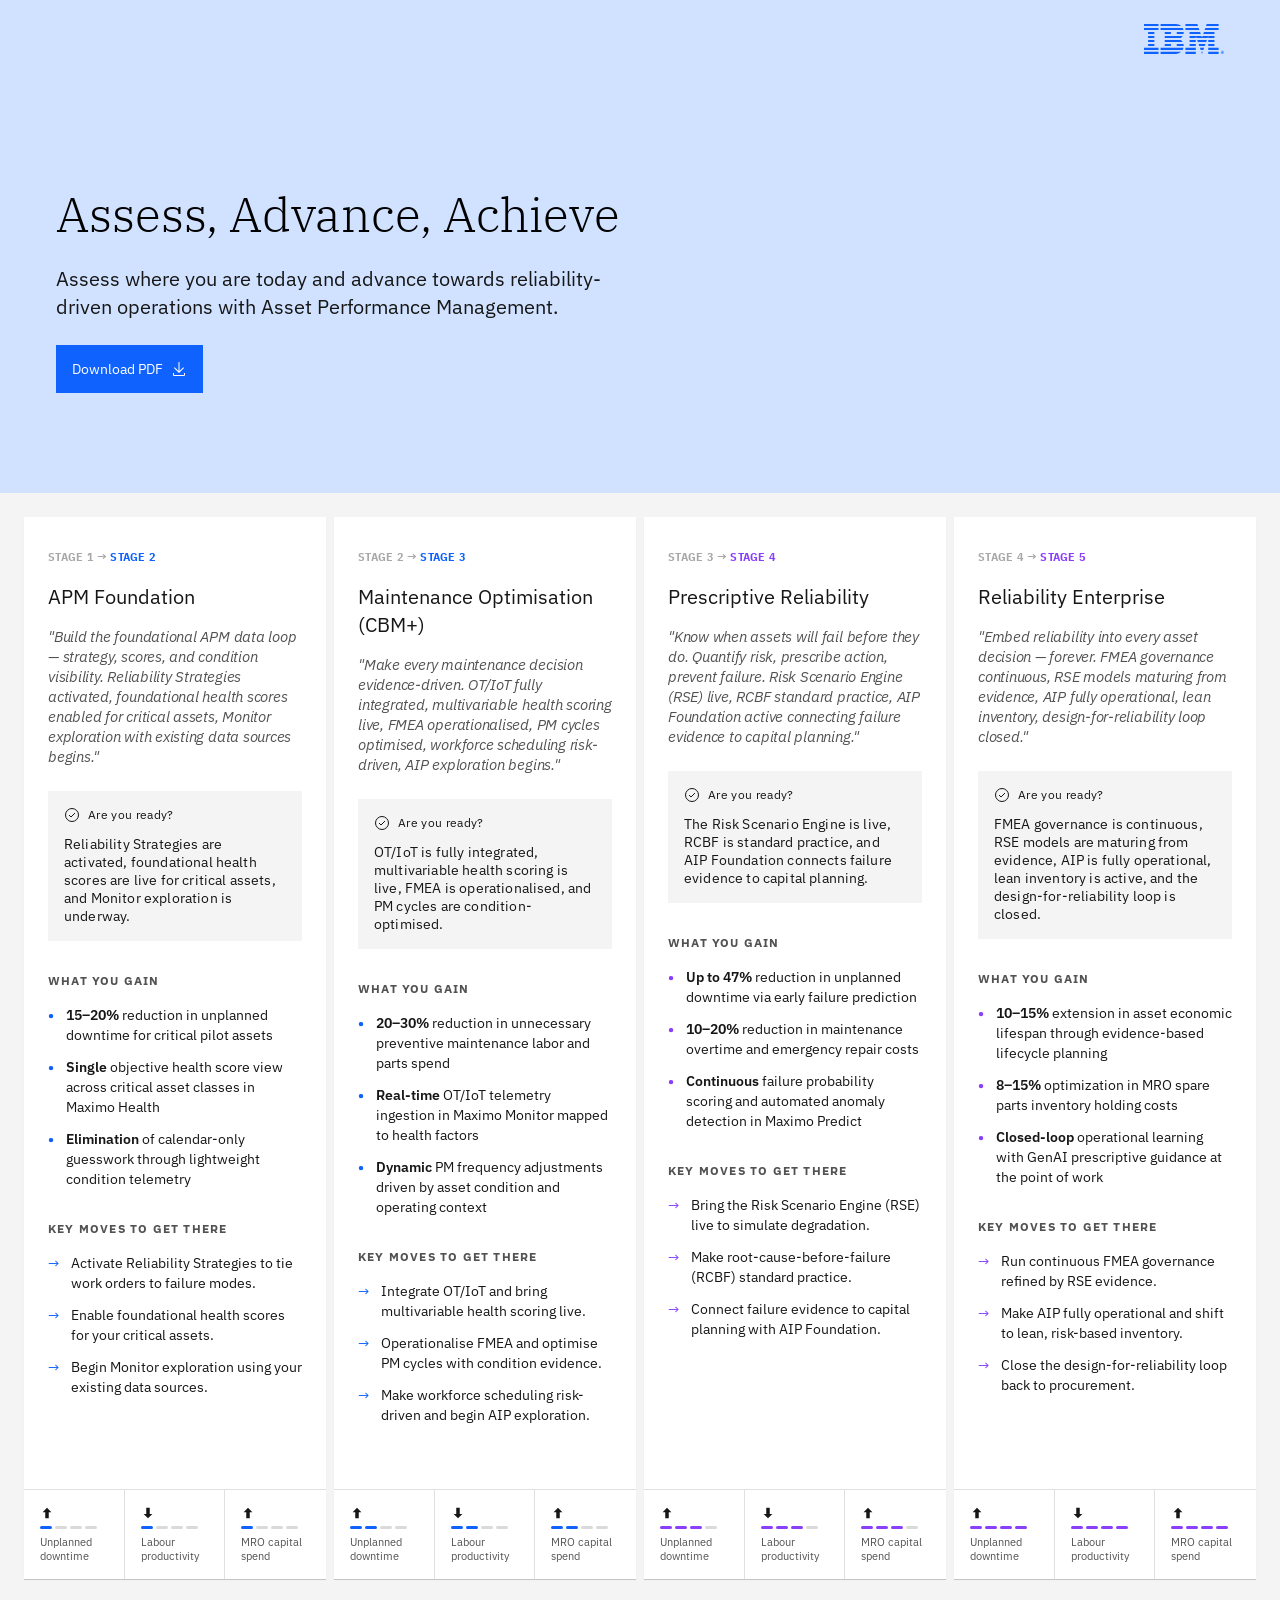
<file: docs/apm-maturity-map.html>
<!DOCTYPE html>
<html lang="en">
<head>
  <meta charset="UTF-8" />
  <meta name="viewport" content="width=device-width, initial-scale=1.0" />
  <link rel="icon" type="image/svg+xml" href="[data-uri]" />

  <title>APM Maturity Map · Asset Performance Management</title>
  <link rel="preconnect" href="https://fonts.googleapis.com" />
  <link rel="preconnect" href="https://fonts.gstatic.com" crossorigin />
  <link href="https://fonts.googleapis.com/css2?family=IBM+Plex+Sans:ital,wght@0,400;0,600;0,700;1,400&family=IBM+Plex+Serif:wght@300&family=IBM+Plex+Sans+Condensed:wght@400;700&display=swap" rel="stylesheet" />
  <style>
    /* ── Reset ───────────────────────────────────────────────── */
    *, *::before, *::after { box-sizing: border-box; margin: 0; padding: 0; }
    html { scroll-behavior: smooth; }
    body {
      font-family: 'IBM Plex Sans', sans-serif;
      font-size: 14px;
      line-height: 1.5;
      color: #161616;
      background: #f4f4f4;
    }

    /* ── Header ──────────────────────────────────────────────── */
    .map-header {
      background: #d0e2ff;
      padding: 100px 56px;
      position: relative;
    }
    .map-header__inner {
      max-width: 600px;
      display: flex;
      flex-direction: column;
      gap: 24px;
      padding-top: 88px; /* logo top(24) + logo height(~32) + 32px gap */
    }
    .map-header__title {
      font-family: 'IBM Plex Serif', serif;
      font-size: 48px;
      font-weight: 300;
      line-height: 1.1;
      color: #000;
    }
    .map-header__subtitle {
      font-family: 'IBM Plex Sans', sans-serif;
      font-size: 20px;
      font-weight: 400;
      line-height: 28px;
      color: #161616;
    }
    .map-header__ibm-logo {
      position: absolute;
      top: 24px;
      right: 56px;
      width: 80px;
    }

    /* ── Download button ─────────────────────────────────────── */
    .btn-download {
      display: inline-flex;
      align-items: center;
      gap: 8px;
      height: 48px;
      padding: 0 16px;
      background: #0f62fe;
      color: #fff;
      font-family: 'IBM Plex Sans', sans-serif;
      font-size: 14px;
      font-weight: 400;
      border: none;
      cursor: pointer;
      text-decoration: none;
      transition: background 70ms;
      align-self: flex-start;
    }
    .btn-download:hover { background: #0353e9; }
    .btn-download svg { flex-shrink: 0; }

    /* ── Stage grid ──────────────────────────────────────────── */
    .map-grid {
      display: grid;
      grid-template-columns: repeat(4, 1fr);
      gap: 8px;
      padding: 24px 24px 64px;
    }

    /* ── Stage card ──────────────────────────────────────────── */
    .stage-card {
      background: #fff;
      box-shadow: 0 1px 0.75px rgba(0,0,0,0.1), 0 1px 0.5px rgba(0,0,0,0.1);
      display: flex;
      flex-direction: column;
    }
    .stage-card__body {
      flex: 1;
      padding: 32px 24px;
      display: flex;
      flex-direction: column;
    }

    /* Stage label (e.g. STAGE 1 → STAGE 2) */
    .stage-label {
      font-family: 'IBM Plex Sans Condensed', sans-serif;
      font-size: 12px;
      font-weight: 700;
      line-height: 16px;
      letter-spacing: 0.32px;
      color: #a8a8a8;
      margin-bottom: 16px;
      height: 18px;
    }
    .stage-label__target { color: #0f62fe; }
    .stage-label__target--purple { color: #8a3ffc; }

    /* Stage name */
    .stage-name {
      font-family: 'IBM Plex Sans', sans-serif;
      font-size: 20px;
      font-weight: 400;
      line-height: 28px;
      color: #161616;
      margin-bottom: 16px;
    }

    /* Stage quote */
    .stage-quote {
      font-family: 'IBM Plex Sans', sans-serif;
      font-size: 15px;
      font-style: italic;
      line-height: 20px;
      letter-spacing: -0.23px;
      color: #525252;
      margin-bottom: 24px;
    }

    /* Ready box */
    .stage-ready {
      background: #f4f4f4;
      padding: 16px;
      margin-bottom: 32px;
      display: flex;
      flex-direction: column;
      gap: 12px;
    }
    .stage-ready__header {
      display: flex;
      align-items: center;
      gap: 8px;
    }
    .stage-ready__label {
      font-size: 12px;
      font-weight: 400;
      line-height: 16px;
      letter-spacing: 0.32px;
      color: #161616;
    }
    .stage-ready__text {
      font-size: 14px;
      font-weight: 400;
      line-height: 18px;
      letter-spacing: 0.16px;
      color: #161616;
    }

    /* Section labels (WHAT YOU GAIN / KEY MOVES) */
    .stage-section-label {
      font-size: 12px;
      font-weight: 700;
      line-height: 16px;
      letter-spacing: 1.2px;
      text-transform: uppercase;
      color: #525252;
      margin-bottom: 16px;
    }

    /* Bullet list */
    .stage-list {
      display: flex;
      flex-direction: column;
      gap: 12px;
      margin-bottom: 32px;
    }
    .stage-list__item {
      display: flex;
      gap: 12px;
      align-items: flex-start;
    }
    .stage-list__bullet {
      font-size: 14px;
      font-weight: 700;
      line-height: 20px;
      color: #0f62fe;
      flex-shrink: 0;
    }
    .stage-list__bullet--purple { color: #8a3ffc; }
    .stage-list__arrow {
      font-size: 14px;
      font-weight: 400;
      line-height: 20px;
      color: #0f62fe;
      flex-shrink: 0;
    }
    .stage-list__arrow--purple { color: #8a3ffc; }
    .stage-list__text {
      font-size: 14px;
      font-weight: 400;
      line-height: 20px;
      color: #161616;
    }
    .stage-list__text strong { font-weight: 600; }

    /* ── Metric footer ───────────────────────────────────────── */
    .stage-card__metrics {
      border-top: 1px solid #e0e0e0;
      display: grid;
      grid-template-columns: repeat(3, 1fr);
    }
    .metric-item {
      padding: 16px;
      display: flex;
      flex-direction: column;
      gap: 6px;
      border-right: 1px solid #e0e0e0;
    }
    .metric-item:last-child { border-right: none; }
    .metric-item__dots {
      display: flex;
      gap: 3px;
      align-items: center;
    }
    .metric-dot {
      width: 12px;
      height: 3px;
      border-radius: 2px;
      background: #dadada;
    }
    .metric-dot--blue { background: #0f62fe; }
    .metric-dot--purple { background: #8a3ffc; }
    .metric-item__label {
      font-size: 11px;
      font-weight: 400;
      line-height: 14px;
      color: #525252;
    }

    /* Arrow icons inline SVG */
    .arrow-up-icon, .arrow-down-icon {
      display: block;
      width: 14px;
      height: 14px;
    }

    /* ── Print styles ────────────────────────────────────────── */
    @page {
      size: auto;
      margin: 0;
    }
    @media print {
      html, body {
        width: 100%;
        height: auto;
        overflow: visible;
        background: #fff;
      }
      * {
        page-break-inside: avoid;
        break-inside: avoid;
      }
      .btn-download { display: none !important; }
      .map-header { padding: 48px 40px; }
      .map-grid {
        padding: 16px 16px 32px;
        gap: 4px;
        page-break-inside: avoid;
        break-inside: avoid;
      }
      -webkit-print-color-adjust: exact;
      print-color-adjust: exact;
    }

    /* ── Responsive: stack cards on narrow screens ───────────── */
    @media (max-width: 900px) {
      .map-grid { grid-template-columns: repeat(2, 1fr); }
      .map-header { padding: 56px 24px; }
      .map-header__ibm-logo { right: 24px; }
    }
    @media (max-width: 560px) {
      .map-grid { grid-template-columns: 1fr; }
      .map-header__title { font-size: 32px; }
    }
  </style>
</head>
<body>

  <!-- ══ HEADER ══════════════════════════════════════════════ -->
  <header class="map-header">
    <img class="map-header__ibm-logo" src="assets/ibm-logo.svg" alt="IBM" />
    <div class="map-header__inner">
      <h1 class="map-header__title">Assess, Advance, Achieve</h1>
      <p class="map-header__subtitle">Assess where you are today and advance towards reliability-driven operations with Asset Performance Management.</p>
      <button class="btn-download" onclick="window.print()">
        Download PDF
        <svg viewBox="0 0 32 32" width="16" height="16" fill="currentColor" aria-hidden="true">
          <path d="M26 24v4H6v-4H4v4a2 2 0 002 2h20a2 2 0 002-2v-4z"/>
          <path d="M26 14l-1.41-1.41L17 20.17V2h-2v18.17l-7.59-7.58L6 14l10 10 10-10z"/>
        </svg>
      </button>
    </div>
  </header>

  <!-- ══ STAGE GRID ═══════════════════════════════════════════ -->
  <main class="map-grid" id="map-grid"></main>

  <script>
    const JOURNEY = {"apm":[{"id":"APM1","stage":1,"name":"Digital Maintenance Foundation","description":"Good Asset Management Practices (GAMP) — Know your assets before you can manage them. ISO 14224-aligned asset hierarchy, criticality scoring, maturing work management, mobility enablement, and condition monitoring established.","valueStatement":"This is the foundation everything else is built on. Clean, criticality-scored asset data gives you a single source of truth for work order linkage, failure mode mapping, and future analytics. Structured failure data and reliable work management data become the raw material that FMEA, Reliability Strategies, and health scoring all depend on later — skip this, and every capability above Stage 1 inherits the gap. Mobility closes the paper lag, and condition monitoring gets your team acting on asset signals for the first time, without needing IoT investment yet.","readinessText":"You have an ISO 14224-aligned asset hierarchy, criticality scoring, maturing work management, mobility, and initial condition monitoring in place.","potentialOutcomes":[{"stat":"10–15%","label":"increase in technician productivity via standardized job plans"},{"stat":"Accurate","label":"asset hierarchy and criticality rankings across maintainable assets"},{"stat":"Standardized","label":"failure code capture (Problem-Cause-Remedy) on 100% of closed work orders"}],"keyMoves":[],"products":[{"name":"Maximo Manage","status":"Strong","active":true},{"name":"Health","status":"Not in use","active":false},{"name":"Monitor","status":"Not in use","active":false},{"name":"Reliability Strategies","status":"Not in use","active":false},{"name":"Predict","status":"Not in use","active":false},{"name":"AIP","status":"Not in use","active":false}]},{"id":"APM2","stage":2,"name":"APM Foundation","description":"Build the foundational APM data loop — strategy, scores, and condition visibility. Reliability Strategies activated, foundational health scores enabled for critical assets, Monitor exploration with existing data sources begins.","valueStatement":"Maintenance starts being driven by evidence instead of habit. Reliability Strategies tie every work order to a documented failure mode, not just a fixed interval. A foundational health score gives you one number to judge asset condition instead of checking multiple sources separately. And exploring Monitor with data you already have lets you experience real dashboards — a low-risk way to build momentum before committing to full instrumentation.","readinessText":"Reliability Strategies are activated, foundational health scores are live for critical assets, and Monitor exploration is underway.","potentialOutcomes":[{"stat":"15–20%","label":"reduction in unplanned downtime for critical pilot assets"},{"stat":"Single","label":"objective health score view across critical asset classes in Maximo Health"},{"stat":"Elimination","label":"of calendar-only guesswork through lightweight condition telemetry"}],"keyMoves":["Activate Reliability Strategies to tie work orders to failure modes.","Enable foundational health scores for your critical assets.","Begin Monitor exploration using your existing data sources."],"products":[{"name":"Maximo Manage","status":"Strong","active":true},{"name":"Health","status":"Low/Exploring","active":false},{"name":"Monitor","status":"Low/Exploring","active":false},{"name":"Reliability Strategies","status":"Low/Exploring","active":false},{"name":"Predict","status":"Not in use","active":false},{"name":"AIP","status":"Not in use","active":false}]},{"id":"APM3","stage":3,"name":"Maintenance Optimisation (CBM+)","description":"Make every maintenance decision evidence-driven. OT/IoT fully integrated, multivariable health scoring live, FMEA operationalised, PM cycles optimised, workforce scheduling risk-driven, AIP exploration begins.","valueStatement":"This is where Maximo stops just running maintenance and starts predicting it. FMEA gives every PM strategy a documented failure-mode rationale instead of an OEM default. Full OT/IoT integration and multivariable health scoring eliminate the blind spots between PM windows, replacing calendar guesses with real-time visibility. PM intervals, technician scheduling, capital planning, and inventory all start reacting to that visibility instead of fixed assumptions — the whole operation becomes condition-driven, not just individual capabilities.","readinessText":"OT/IoT is fully integrated, multivariable health scoring is live, FMEA is operationalised, and PM cycles are condition-optimised.","potentialOutcomes":[{"stat":"20–30%","label":"reduction in unnecessary preventive maintenance labor and parts spend"},{"stat":"Real-time","label":"OT/IoT telemetry ingestion in Maximo Monitor mapped to health factors"},{"stat":"Dynamic","label":"PM frequency adjustments driven by asset condition and operating context"}],"keyMoves":["Integrate OT/IoT and bring multivariable health scoring live.","Operationalise FMEA and optimise PM cycles with condition evidence.","Make workforce scheduling risk-driven and begin AIP exploration."],"products":[{"name":"Maximo Manage","status":"Strong","active":true},{"name":"Health","status":"Medium→Strong","active":true},{"name":"Monitor","status":"Medium","active":true},{"name":"Reliability Strategies","status":"Medium+","active":true},{"name":"Predict","status":"Not in use","active":false},{"name":"AIP","status":"Not in use","active":false}]},{"id":"APM4","stage":4,"name":"Prescriptive Reliability","description":"Know when assets will fail before they do. Quantify risk, prescribe action, prevent failure. Risk Scenario Engine (RSE) live, RCBF standard practice, AIP Foundation active connecting failure evidence to capital planning.","valueStatement":"Maintenance shifts from reactive to prescriptive. RSE doesn't just score current condition — it simulates how degradation will evolve and tells your team what to do about it: inspect, defer, advance the PM, or adjust the strategy. RCBF turns every investigation into a model improvement, so the system gets smarter with each intervention instead of repeating the same fire drills. And capital planning stops assuming and starts reflecting real, continuously-updated asset condition — reducing both premature replacement and unexpected failure-driven spend.","readinessText":"The Risk Scenario Engine is live, RCBF is standard practice, and AIP Foundation connects failure evidence to capital planning.","potentialOutcomes":[{"stat":"Up to 47%","label":"reduction in unplanned downtime via early failure prediction"},{"stat":"10–20%","label":"reduction in maintenance overtime and emergency repair costs"},{"stat":"Continuous","label":"failure probability scoring and automated anomaly detection in Maximo Predict"}],"keyMoves":["Bring the Risk Scenario Engine (RSE) live to simulate degradation.","Make root-cause-before-failure (RCBF) standard practice.","Connect failure evidence to capital planning with AIP Foundation."],"products":[{"name":"Maximo Manage","status":"Strong","active":true},{"name":"Health","status":"Strong","active":true},{"name":"Monitor","status":"Strong","active":true},{"name":"Reliability Strategies","status":"Strong","active":true},{"name":"Predict","status":"Medium→Strong","active":true},{"name":"AIP","status":"Low/Exploring","active":false}]},{"id":"APM5","stage":5,"name":"Reliability Enterprise","description":"Embed reliability into every asset decision — forever. FMEA governance continuous, RSE models maturing from evidence, AIP fully operational, lean inventory, design-for-reliability loop closed.","valueStatement":"Reliability becomes a compounding, self-improving system instead of a set of one-time projects. FMEA is reviewed on a continuous cycle, refined by real RSE evidence rather than reopened once and forgotten. Inventory strategy shifts from stocking against fear to stocking against actual predicted risk. And the loop closes all the way back to procurement — every failure investigated in operations informs the next asset you buy, so reliability gets designed in before an asset ever enters service, not fixed after the fact. This is the difference between managing failures and preventing them.","readinessText":"FMEA governance is continuous, RSE models are maturing from evidence, AIP is fully operational, lean inventory is active, and the design-for-reliability loop is closed.","potentialOutcomes":[{"stat":"10–15%","label":"extension in asset economic lifespan through evidence-based lifecycle planning"},{"stat":"8–15%","label":"optimization in MRO spare parts inventory holding costs"},{"stat":"Closed-loop","label":"operational learning with GenAI prescriptive guidance at the point of work"}],"keyMoves":["Run continuous FMEA governance refined by RSE evidence.","Make AIP fully operational and shift to lean, risk-based inventory.","Close the design-for-reliability loop back to procurement."],"products":[{"name":"Maximo Manage","status":"Strong","active":true},{"name":"Health","status":"Strong","active":true},{"name":"Monitor","status":"Strong","active":true},{"name":"Reliability Strategies","status":"Strong","active":true},{"name":"Predict","status":"Strong","active":true},{"name":"AIP","status":"Strong","active":true}]}],"fsm":[{"id":"FSM1","stage":1,"name":"Reactive Execution","description":"The organization operates in a reactive mode: work is logged but not systematically planned or dispatched. The data foundation for FSM is being established — labor records, craft classifications, calendar/shift definitions, and basic job plan templates. Scheduled dates on work orders and the ownership-vs-assignment distinction are the defining Level 1 signals.","valueStatement":"Establishes baseline scheduling discipline and digital labor records — moving away from unstructured verbal dispatch to formal scheduled dates and distinct work assignments in Maximo Manage.","readinessText":"Labour records, craft classifications, calendar/shift definitions, and basic job plan templates are established. Work orders carry scheduled dates.","potentialOutcomes":[{"stat":"Elimination","label":"of lost or unassigned work orders through formal Assignment records"},{"stat":"Accurate","label":"baseline capture of technician craft, shift, and calendar availability"},{"stat":"Baseline","label":"tracking of work order scheduled start and finish targets"}],"keyMoves":["Establish formal Assignment records for all active work orders.","Define technician craft, shift, and calendar records.","Ensure all active work orders carry scheduled start and finish dates."],"products":[{"name":"Maximo Manage","status":"Core","active":true},{"name":"Maximo Mobile","status":"Entry","active":false},{"name":"Spatial","status":"Optional","active":false}]},{"id":"FSM2","stage":2,"name":"Coordinated Operations","description":"Work orders carry scheduled dates and a forward planning horizon is established (weekly to monthly). A centralized scheduler or dispatcher role is active and using Assignment Manager. Workforce availability data is enriched with exceptions. Job plans are enriched with materials, tools, and classifications. HSE, Inspections, and Inventory management enter at this stage as parallel capability layers.","valueStatement":"Centralizes schedule coordination and field dispatch — providing single-pane visibility across labor and crew capacity, extending forward planning horizons, and deploying mobile work execution to eliminate paper delays.","readinessText":"Work orders carry scheduled dates and a forward planning horizon is established (weekly to monthly). A centralized scheduler or dispatcher role is active in Assignment Manager, workforce availability is enriched with exceptions, and job plans gain materials, tools, and classifications. HSE, Inspections, and Inventory enter as parallel capability layers.","potentialOutcomes":[{"stat":"10–15%","label":"reduction in administrative dispatch overhead and phone coordination"},{"stat":"8–12%","label":"increase in wrench time through mobile work order delivery and status updates"},{"stat":"Multi-week","label":"forward planning horizon actively managed in Assignment Manager"}],"keyMoves":["Stand up a central scheduler/dispatcher role in Assignment Manager.","Enrich workforce availability with shifts, exceptions, and crafts.","Add materials, tools, and classifications to job plans.","Roll out mobile work execution to field crews."],"products":[{"name":"Maximo Manage","status":"Strong","active":true},{"name":"Maximo Mobile","status":"Core","active":true},{"name":"Maximo HSE","status":"Entry","active":false},{"name":"MAS Scheduler (GWW)","status":"Entry","active":false}]},{"id":"FSM3","stage":3,"name":"Structured Scheduling","description":"Forward planning extends to rolling windows with predecessor and hierarchy constraints. System-suggested dispatch based on effective availability is active. Job plans are scoped to asset classes, include hierarchies and predecessors, and are linked to asset data. Inspection results feed condition data and inventory is planned against work requirements.","valueStatement":"Optimizes crew productivity and work preparation — enriching job plans with planned materials and tool requirements, sequencing work by dependencies, and routing technicians by geographic proximity.","readinessText":"Forward planning extends to rolling windows with predecessor and hierarchy constraints. System-suggested dispatch based on effective availability is active. Job plans are scoped to asset classes, include hierarchies and predecessors, and link to asset data. Inspection results feed condition data and inventory is planned against work requirements.","potentialOutcomes":[{"stat":"15–25%","label":"reduction in technician travel time and return trips via proximity routing"},{"stat":"Significant","label":"reduction in job delays caused by missing parts, permits, or tools"},{"stat":"Real-time","label":"effective capacity calculation accounting for leaves and active assignments"}],"keyMoves":["Move to rolling planning windows with predecessor constraints.","Enable system-suggested dispatch on effective availability.","Scope job plans to asset classes and hierarchies.","Feed inspection results into asset condition data."],"products":[{"name":"Maximo Manage","status":"Strong","active":true},{"name":"Maximo Mobile","status":"Core","active":true},{"name":"MAS Scheduler","status":"Core","active":true},{"name":"Spatial","status":"Planning","active":false},{"name":"Dispatcher","status":"Limited/Emerging","active":false}]},{"id":"FSM4","stage":4,"name":"Intelligent Field Coordination","description":"The Optimizer runs automatically via cron-based scheduling. Assignments are system-generated based on constraints, skills, and optimized availability. Planning, Scheduling, and Dispatch dashboards are live with cost, resource, and compliance views. Condition-based inspection and optimized inventory management are active.","valueStatement":"Automates schedule optimization and exception handling — using constraint-based algorithms to match technicians by skill and location, dynamically inject emergency break-in work, and integrate storeroom inventory at the point of work.","readinessText":"The Optimizer runs automatically via cron-based scheduling. Assignments are system-generated from constraints, skills, and optimized availability. Planning, Scheduling, and Dispatch dashboards are live with cost, resource, and compliance views. Condition-based inspection and optimized inventory management are active.","potentialOutcomes":[{"stat":"≥80%","label":"First-Time Fix Rate (FTFR) through automated skill- and parts-aware dispatch"},{"stat":"15–20%","label":"reduction in emergency travel disruption via dynamic break-in scheduling"},{"stat":"Real-time","label":"storeroom balance visibility and mobile material issuance from the field"}],"keyMoves":["Introduce optimization-driven scheduling across crews and territories.","Connect condition and IoT signals to trigger work automatically.","Plan inventory and logistics against forecast work demand.","Measure schedule compliance and wrench time continuously."],"products":[{"name":"Maximo Manage","status":"Strong","active":true},{"name":"Maximo Mobile","status":"Core","active":true},{"name":"MAS Scheduler","status":"Advanced","active":true},{"name":"Dispatcher","status":"Core","active":true},{"name":"Spatial","status":"Core","active":true},{"name":"Optimizer","status":"Emerging","active":false}]},{"id":"FSM5","stage":5,"name":"Optimized Field Operations","description":"The Optimizer operates fully autonomously for routine scheduling and dispatch. Humans are approvers and exception handlers only. Strategic inventory, AIP-connected job plans, and GenAI-assisted work execution complete the full FSM maturity picture.","valueStatement":"Achieves autonomous, end-to-end field workforce execution — leveraging automated cron-based optimization, GenAI point-of-work troubleshooting, and real-time field actuals to drive continuous schedule refinement.","readinessText":"The Optimizer operates fully autonomously for routine scheduling and dispatch. Humans are approvers and exception handlers only. Strategic inventory, AIP-connected job plans, and GenAI-assisted work execution complete the full FSM maturity picture.","potentialOutcomes":[{"stat":"Up to 26%","label":"overall technician productivity gain (achieving ≥45–55% wrench time)"},{"stat":"10–20%","label":"reduction in overtime through autonomous schedule balancing"},{"stat":"Closed-loop","label":"feedback from field actuals directly into job plan durations and inventory forecasts"}],"keyMoves":["Run continuous, AI-assisted schedule optimization.","Close the loop from asset health to planning and dispatch.","Standardize KPIs and benchmarks across all regions.","Embed field feedback into job-plan and reliability improvement."],"products":[{"name":"Maximo Manage","status":"Strong","active":true},{"name":"Maximo Mobile","status":"Core","active":true},{"name":"MAS Scheduler","status":"Advanced","active":true},{"name":"Optimizer","status":"Full","active":true},{"name":"Dispatcher","status":"Exception Management","active":true}]}]};

    // SVG snippets reused per card
    const SVG_CHECK = `<svg viewBox="0 0 32 32" width="16" height="16" fill="none" stroke="#161616" stroke-width="2" aria-hidden="true"><circle cx="16" cy="16" r="13"/><polyline points="10,16 14,20 22,12"/></svg>`;
    const SVG_UP    = `<svg class="arrow-up-icon" viewBox="0 0 32 32" fill="currentColor" aria-hidden="true" style="color:#161616"><path d="M16 4l-10 10h6v14h8V14h6z"/></svg>`;
    const SVG_DOWN  = `<svg class="arrow-down-icon" viewBox="0 0 32 32" fill="currentColor" aria-hidden="true" style="color:#161616"><path d="M16 28l10-10h-6V4h-8v14H6z"/></svg>`;

    // Metric footer config per stage (not in Excel — purely visual KPI indicators).
    // dots: number of filled dots (out of 4); direction: 'up'|'down'; label: string.
    const APM_METRICS = {
      APM2: [
        { direction: 'up',   dots: 1, label: 'Unplanned downtime' },
        { direction: 'down', dots: 1, label: 'Labour productivity' },
        { direction: 'up',   dots: 1, label: 'MRO capital spend'  },
      ],
      APM3: [
        { direction: 'up',   dots: 2, label: 'Unplanned downtime' },
        { direction: 'down', dots: 2, label: 'Labour productivity' },
        { direction: 'up',   dots: 2, label: 'MRO capital spend'  },
      ],
      APM4: [
        { direction: 'up',   dots: 3, label: 'Unplanned downtime' },
        { direction: 'down', dots: 3, label: 'Labour productivity' },
        { direction: 'up',   dots: 3, label: 'MRO capital spend'  },
      ],
      APM5: [
        { direction: 'up',   dots: 4, label: 'Unplanned downtime' },
        { direction: 'down', dots: 4, label: 'Labour productivity' },
        { direction: 'up',   dots: 4, label: 'MRO capital spend'  },
      ],
    };

    function dots(count, purple) {
      const cls = purple ? 'metric-dot--purple' : 'metric-dot--blue';
      return Array.from({ length: 4 }, (_, i) =>
        `<div class="metric-dot${i < count ? ' ' + cls : ''}"></div>`
      ).join('');
    }

    function renderMetrics(stageId, purple) {
      const metrics = APM_METRICS[stageId] || [];
      return metrics.map(m => `
        <div class="metric-item">
          ${m.direction === 'up' ? SVG_UP : SVG_DOWN}
          <div class="metric-item__dots">${dots(m.dots, purple)}</div>
          <span class="metric-item__label">${m.label}</span>
        </div>`).join('');
    }

    // APM maturity map shows stages APM2–APM5 (the 4 transition cards)
    const displayStages = JOURNEY.apm.filter(s => s.stage >= 2);

    const grid = document.getElementById('map-grid');
    grid.innerHTML = displayStages.map(stage => {
      const from  = stage.stage - 1;
      const to    = stage.stage;
      const purple = stage.stage >= 4;
      const accentCls = purple ? ' stage-label__target--purple' : '';
      const bulletCls = purple ? ' stage-list__bullet--purple' : '';
      const arrowCls  = purple ? ' stage-list__arrow--purple'  : '';

      const gainItems = stage.potentialOutcomes.map(o => `
        <li class="stage-list__item">
          <span class="stage-list__bullet${bulletCls}" aria-hidden="true">•</span>
          <span class="stage-list__text"><strong>${o.stat}</strong> ${o.label}</span>
        </li>`).join('');

      const moveItems = (stage.keyMoves || []).map(m => `
        <li class="stage-list__item">
          <span class="stage-list__arrow${arrowCls}" aria-hidden="true">→</span>
          <span class="stage-list__text">${m}</span>
        </li>`).join('');

      return `
      <article class="stage-card">
        <div class="stage-card__body">
          <p class="stage-label">STAGE ${from} → <span class="stage-label__target${accentCls}">STAGE ${to}</span></p>
          <h2 class="stage-name">${stage.name}</h2>
          <p class="stage-quote">"${stage.description}"</p>

          <div class="stage-ready">
            <div class="stage-ready__header">
              ${SVG_CHECK}
              <span class="stage-ready__label">Are you ready?</span>
            </div>
            <p class="stage-ready__text">${stage.readinessText || stage.valueStatement}</p>
          </div>

          <p class="stage-section-label">What you gain</p>
          <ul class="stage-list" aria-label="What you gain at ${stage.name} stage">${gainItems}</ul>

          <p class="stage-section-label">Key moves to get there</p>
          <ul class="stage-list" aria-label="Key moves for ${stage.name} stage">${moveItems}</ul>
        </div>

        <div class="stage-card__metrics">${renderMetrics(stage.id, purple)}</div>
      </article>`;
    }).join('');
  </script>

</body>
</html>
</file>
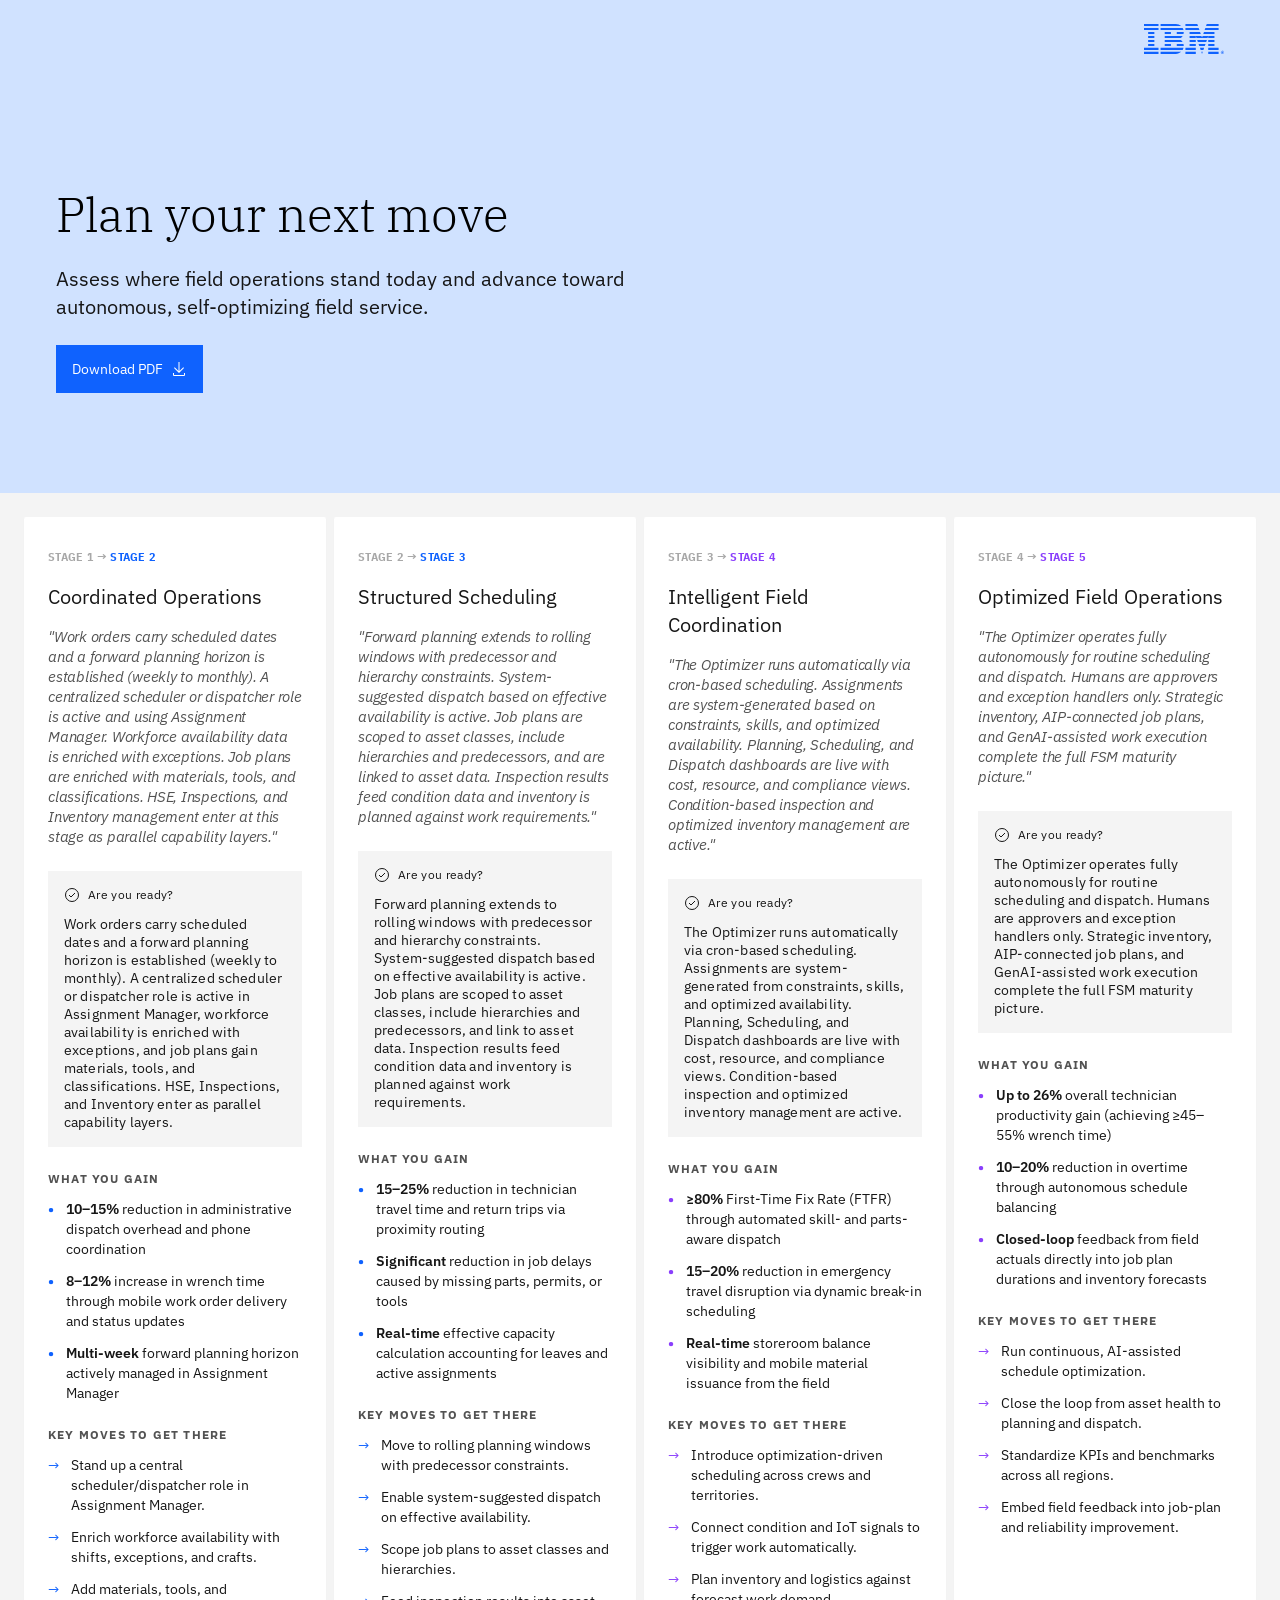
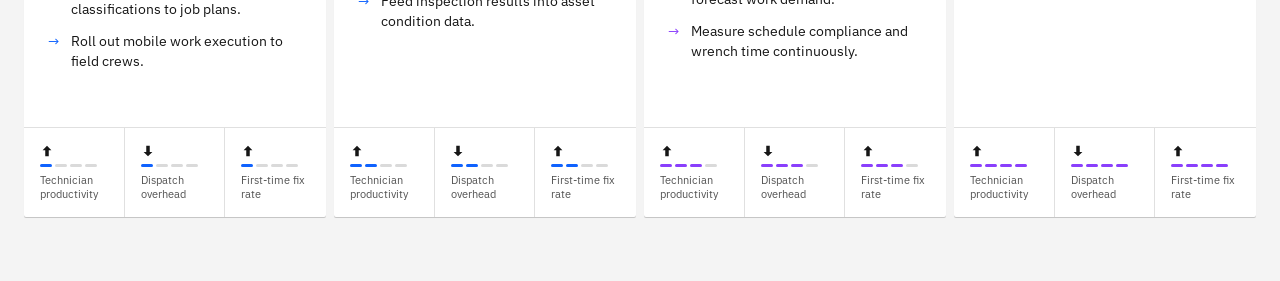
<file: docs/fsm-maturity-map.html>
<!DOCTYPE html>
<html lang="en">
<head>
  <meta charset="UTF-8" />
  <meta name="viewport" content="width=device-width, initial-scale=1.0" />
  <link rel="icon" type="image/svg+xml" href="[data-uri]" />

  <title>FSM Maturity Map · Field Service Management</title>
  <link rel="preconnect" href="https://fonts.googleapis.com" />
  <link rel="preconnect" href="https://fonts.gstatic.com" crossorigin />
  <link href="https://fonts.googleapis.com/css2?family=IBM+Plex+Sans:ital,wght@0,400;0,600;0,700;1,400&family=IBM+Plex+Serif:wght@300&family=IBM+Plex+Sans+Condensed:wght@400;700&display=swap" rel="stylesheet" />
  <style>
    /* ── Reset ───────────────────────────────────────────────── */
    *, *::before, *::after { box-sizing: border-box; margin: 0; padding: 0; }
    html { scroll-behavior: smooth; }
    body {
      font-family: 'IBM Plex Sans', sans-serif;
      font-size: 14px;
      line-height: 1.5;
      color: #161616;
      background: #f4f4f4;
    }

    /* ── Header ──────────────────────────────────────────────── */
    .map-header {
      background: #d0e2ff;
      padding: 100px 56px;
      position: relative;
    }
    .map-header__inner {
      max-width: 600px;
      display: flex;
      flex-direction: column;
      gap: 24px;
      padding-top: 88px; /* logo top(24) + logo height(~32) + 32px gap */
    }
    .map-header__title {
      font-family: 'IBM Plex Serif', serif;
      font-size: 48px;
      font-weight: 300;
      line-height: 1.1;
      color: #000;
    }
    .map-header__subtitle {
      font-family: 'IBM Plex Sans', sans-serif;
      font-size: 20px;
      font-weight: 400;
      line-height: 28px;
      color: #161616;
    }
    .map-header__ibm-logo {
      position: absolute;
      top: 24px;
      right: 56px;
      width: 80px;
    }

    /* ── Download button ─────────────────────────────────────── */
    .btn-download {
      display: inline-flex;
      align-items: center;
      gap: 8px;
      height: 48px;
      padding: 0 16px;
      background: #0f62fe;
      color: #fff;
      font-family: 'IBM Plex Sans', sans-serif;
      font-size: 14px;
      font-weight: 400;
      border: none;
      cursor: pointer;
      text-decoration: none;
      transition: background 70ms;
      align-self: flex-start;
    }
    .btn-download:hover { background: #0353e9; }
    .btn-download svg { flex-shrink: 0; }

    /* ── Stage grid ──────────────────────────────────────────── */
    .map-grid {
      display: grid;
      grid-template-columns: repeat(4, 1fr);
      gap: 8px;
      padding: 24px 24px 64px;
    }

    /* ── Stage card ──────────────────────────────────────────── */
    .stage-card {
      background: #fff;
      box-shadow: 0 1px 0.75px rgba(0,0,0,0.1), 0 1px 0.5px rgba(0,0,0,0.1);
      border-radius: 2px;
      display: flex;
      flex-direction: column;
    }
    .stage-card__body {
      flex: 1;
      padding: 32px 24px;
      display: flex;
      flex-direction: column;
    }

    /* Stage label */
    .stage-label {
      font-family: 'IBM Plex Sans Condensed', sans-serif;
      font-size: 12px;
      font-weight: 700;
      line-height: 16px;
      letter-spacing: 0.32px;
      color: #a8a8a8;
      margin-bottom: 16px;
      height: 18px;
    }
    .stage-label__target { color: #0f62fe; }
    .stage-label__target--purple { color: #8a3ffc; }

    /* Stage name */
    .stage-name {
      font-family: 'IBM Plex Sans', sans-serif;
      font-size: 20px;
      font-weight: 400;
      line-height: 28px;
      color: #161616;
      margin-bottom: 16px;
    }

    /* Stage quote */
    .stage-quote {
      font-family: 'IBM Plex Sans', sans-serif;
      font-size: 15px;
      font-style: italic;
      line-height: 20px;
      letter-spacing: -0.23px;
      color: #525252;
      margin-bottom: 24px;
    }

    /* Ready box */
    .stage-ready {
      background: #f4f4f4;
      padding: 16px;
      margin-bottom: 24px;
      display: flex;
      flex-direction: column;
      gap: 12px;
    }
    .stage-ready__header {
      display: flex;
      align-items: center;
      gap: 8px;
    }
    .stage-ready__label {
      font-size: 12px;
      font-weight: 400;
      line-height: 16px;
      letter-spacing: 0.32px;
      color: #161616;
    }
    .stage-ready__text {
      font-size: 14px;
      font-weight: 400;
      line-height: 18px;
      letter-spacing: 0.16px;
      color: #161616;
    }

    /* Section labels */
    .stage-section-label {
      font-size: 12px;
      font-weight: 700;
      line-height: 16px;
      letter-spacing: 1.2px;
      text-transform: uppercase;
      color: #525252;
      margin-bottom: 12px;
    }

    /* Bullet / arrow lists */
    .stage-list {
      display: flex;
      flex-direction: column;
      gap: 12px;
      margin-bottom: 24px;
    }
    .stage-list__item {
      display: flex;
      gap: 12px;
      align-items: flex-start;
    }
    .stage-list__bullet {
      font-size: 14px;
      font-weight: 700;
      line-height: 20px;
      color: #0f62fe;
      flex-shrink: 0;
    }
    .stage-list__bullet--purple { color: #8a3ffc; }
    .stage-list__arrow {
      font-size: 14px;
      font-weight: 400;
      line-height: 20px;
      color: #0f62fe;
      flex-shrink: 0;
    }
    .stage-list__arrow--purple { color: #8a3ffc; }
    .stage-list__text {
      font-size: 14px;
      font-weight: 400;
      line-height: 20px;
      color: #161616;
    }
    .stage-list__text strong { font-weight: 600; }

    /* ── Metric footer ───────────────────────────────────────── */
    .stage-card__metrics {
      border-top: 1px solid #e0e0e0;
      display: grid;
      grid-template-columns: repeat(3, 1fr);
    }
    .metric-item {
      padding: 16px;
      display: flex;
      flex-direction: column;
      gap: 6px;
      border-right: 1px solid #e0e0e0;
    }
    .metric-item:last-child { border-right: none; }
    .metric-item__dots {
      display: flex;
      gap: 3px;
      align-items: center;
    }
    .metric-dot {
      width: 12px;
      height: 3px;
      border-radius: 2px;
      background: #dadada;
    }
    .metric-dot--blue   { background: #0f62fe; }
    .metric-dot--purple { background: #8a3ffc; }
    .metric-item__label {
      font-size: 11px;
      font-weight: 400;
      line-height: 14px;
      color: #525252;
    }
    .arrow-up-icon, .arrow-down-icon {
      display: block;
      width: 14px;
      height: 14px;
    }

    /* ── Print styles ────────────────────────────────────────── */
    @page {
      size: auto;
      margin: 0;
    }
    @media print {
      html, body {
        width: 100%;
        height: auto;
        overflow: visible;
        background: #fff;
      }
      * {
        page-break-inside: avoid;
        break-inside: avoid;
      }
      .btn-download { display: none !important; }
      .map-header { padding: 48px 40px; }
      .map-grid {
        padding: 16px 16px 32px;
        gap: 4px;
        page-break-inside: avoid;
        break-inside: avoid;
      }
      -webkit-print-color-adjust: exact;
      print-color-adjust: exact;
    }

    /* ── Responsive ──────────────────────────────────────────── */
    @media (max-width: 900px) {
      .map-grid { grid-template-columns: repeat(2, 1fr); }
      .map-header { padding: 56px 24px; }
      .map-header__ibm-logo { right: 24px; }
    }
    @media (max-width: 560px) {
      .map-grid { grid-template-columns: 1fr; }
      .map-header__title { font-size: 32px; }
    }
  </style>
</head>
<body>

  <!-- ══ HEADER ══════════════════════════════════════════════ -->
  <header class="map-header">
    <img class="map-header__ibm-logo" src="assets/ibm-logo.svg" alt="IBM" />
    <div class="map-header__inner">
      <h1 class="map-header__title">Plan your next move</h1>
      <p class="map-header__subtitle">Assess where field operations stand today and advance toward autonomous, self-optimizing field service.</p>
      <button class="btn-download" onclick="window.print()">
        Download PDF
        <svg viewBox="0 0 32 32" width="16" height="16" fill="currentColor" aria-hidden="true">
          <path d="M26 24v4H6v-4H4v4a2 2 0 002 2h20a2 2 0 002-2v-4z"/>
          <path d="M26 14l-1.41-1.41L17 20.17V2h-2v18.17l-7.59-7.58L6 14l10 10 10-10z"/>
        </svg>
      </button>
    </div>
  </header>

  <!-- ══ STAGE GRID ═══════════════════════════════════════════ -->
  <main class="map-grid" id="map-grid"></main>

  <script>
    const JOURNEY = {"apm":[{"id":"APM1","stage":1,"name":"Digital Maintenance Foundation","description":"Good Asset Management Practices (GAMP) — Know your assets before you can manage them. ISO 14224-aligned asset hierarchy, criticality scoring, maturing work management, mobility enablement, and condition monitoring established.","valueStatement":"This is the foundation everything else is built on. Clean, criticality-scored asset data gives you a single source of truth for work order linkage, failure mode mapping, and future analytics. Structured failure data and reliable work management data become the raw material that FMEA, Reliability Strategies, and health scoring all depend on later — skip this, and every capability above Stage 1 inherits the gap. Mobility closes the paper lag, and condition monitoring gets your team acting on asset signals for the first time, without needing IoT investment yet.","readinessText":"You have an ISO 14224-aligned asset hierarchy, criticality scoring, maturing work management, mobility, and initial condition monitoring in place.","potentialOutcomes":[{"stat":"10–15%","label":"increase in technician productivity via standardized job plans"},{"stat":"Accurate","label":"asset hierarchy and criticality rankings across maintainable assets"},{"stat":"Standardized","label":"failure code capture (Problem-Cause-Remedy) on 100% of closed work orders"}],"keyMoves":[],"products":[{"name":"Maximo Manage","status":"Strong","active":true},{"name":"Health","status":"Not in use","active":false},{"name":"Monitor","status":"Not in use","active":false},{"name":"Reliability Strategies","status":"Not in use","active":false},{"name":"Predict","status":"Not in use","active":false},{"name":"AIP","status":"Not in use","active":false}]},{"id":"APM2","stage":2,"name":"APM Foundation","description":"Build the foundational APM data loop — strategy, scores, and condition visibility. Reliability Strategies activated, foundational health scores enabled for critical assets, Monitor exploration with existing data sources begins.","valueStatement":"Maintenance starts being driven by evidence instead of habit. Reliability Strategies tie every work order to a documented failure mode, not just a fixed interval. A foundational health score gives you one number to judge asset condition instead of checking multiple sources separately. And exploring Monitor with data you already have lets you experience real dashboards — a low-risk way to build momentum before committing to full instrumentation.","readinessText":"Reliability Strategies are activated, foundational health scores are live for critical assets, and Monitor exploration is underway.","potentialOutcomes":[{"stat":"15–20%","label":"reduction in unplanned downtime for critical pilot assets"},{"stat":"Single","label":"objective health score view across critical asset classes in Maximo Health"},{"stat":"Elimination","label":"of calendar-only guesswork through lightweight condition telemetry"}],"keyMoves":["Activate Reliability Strategies to tie work orders to failure modes.","Enable foundational health scores for your critical assets.","Begin Monitor exploration using your existing data sources."],"products":[{"name":"Maximo Manage","status":"Strong","active":true},{"name":"Health","status":"Low/Exploring","active":false},{"name":"Monitor","status":"Low/Exploring","active":false},{"name":"Reliability Strategies","status":"Low/Exploring","active":false},{"name":"Predict","status":"Not in use","active":false},{"name":"AIP","status":"Not in use","active":false}]},{"id":"APM3","stage":3,"name":"Maintenance Optimisation (CBM+)","description":"Make every maintenance decision evidence-driven. OT/IoT fully integrated, multivariable health scoring live, FMEA operationalised, PM cycles optimised, workforce scheduling risk-driven, AIP exploration begins.","valueStatement":"This is where Maximo stops just running maintenance and starts predicting it. FMEA gives every PM strategy a documented failure-mode rationale instead of an OEM default. Full OT/IoT integration and multivariable health scoring eliminate the blind spots between PM windows, replacing calendar guesses with real-time visibility. PM intervals, technician scheduling, capital planning, and inventory all start reacting to that visibility instead of fixed assumptions — the whole operation becomes condition-driven, not just individual capabilities.","readinessText":"OT/IoT is fully integrated, multivariable health scoring is live, FMEA is operationalised, and PM cycles are condition-optimised.","potentialOutcomes":[{"stat":"20–30%","label":"reduction in unnecessary preventive maintenance labor and parts spend"},{"stat":"Real-time","label":"OT/IoT telemetry ingestion in Maximo Monitor mapped to health factors"},{"stat":"Dynamic","label":"PM frequency adjustments driven by asset condition and operating context"}],"keyMoves":["Integrate OT/IoT and bring multivariable health scoring live.","Operationalise FMEA and optimise PM cycles with condition evidence.","Make workforce scheduling risk-driven and begin AIP exploration."],"products":[{"name":"Maximo Manage","status":"Strong","active":true},{"name":"Health","status":"Medium→Strong","active":true},{"name":"Monitor","status":"Medium","active":true},{"name":"Reliability Strategies","status":"Medium+","active":true},{"name":"Predict","status":"Not in use","active":false},{"name":"AIP","status":"Not in use","active":false}]},{"id":"APM4","stage":4,"name":"Prescriptive Reliability","description":"Know when assets will fail before they do. Quantify risk, prescribe action, prevent failure. Risk Scenario Engine (RSE) live, RCBF standard practice, AIP Foundation active connecting failure evidence to capital planning.","valueStatement":"Maintenance shifts from reactive to prescriptive. RSE doesn't just score current condition — it simulates how degradation will evolve and tells your team what to do about it: inspect, defer, advance the PM, or adjust the strategy. RCBF turns every investigation into a model improvement, so the system gets smarter with each intervention instead of repeating the same fire drills. And capital planning stops assuming and starts reflecting real, continuously-updated asset condition — reducing both premature replacement and unexpected failure-driven spend.","readinessText":"The Risk Scenario Engine is live, RCBF is standard practice, and AIP Foundation connects failure evidence to capital planning.","potentialOutcomes":[{"stat":"Up to 47%","label":"reduction in unplanned downtime via early failure prediction"},{"stat":"10–20%","label":"reduction in maintenance overtime and emergency repair costs"},{"stat":"Continuous","label":"failure probability scoring and automated anomaly detection in Maximo Predict"}],"keyMoves":["Bring the Risk Scenario Engine (RSE) live to simulate degradation.","Make root-cause-before-failure (RCBF) standard practice.","Connect failure evidence to capital planning with AIP Foundation."],"products":[{"name":"Maximo Manage","status":"Strong","active":true},{"name":"Health","status":"Strong","active":true},{"name":"Monitor","status":"Strong","active":true},{"name":"Reliability Strategies","status":"Strong","active":true},{"name":"Predict","status":"Medium→Strong","active":true},{"name":"AIP","status":"Low/Exploring","active":false}]},{"id":"APM5","stage":5,"name":"Reliability Enterprise","description":"Embed reliability into every asset decision — forever. FMEA governance continuous, RSE models maturing from evidence, AIP fully operational, lean inventory, design-for-reliability loop closed.","valueStatement":"Reliability becomes a compounding, self-improving system instead of a set of one-time projects. FMEA is reviewed on a continuous cycle, refined by real RSE evidence rather than reopened once and forgotten. Inventory strategy shifts from stocking against fear to stocking against actual predicted risk. And the loop closes all the way back to procurement — every failure investigated in operations informs the next asset you buy, so reliability gets designed in before an asset ever enters service, not fixed after the fact. This is the difference between managing failures and preventing them.","readinessText":"FMEA governance is continuous, RSE models are maturing from evidence, AIP is fully operational, lean inventory is active, and the design-for-reliability loop is closed.","potentialOutcomes":[{"stat":"10–15%","label":"extension in asset economic lifespan through evidence-based lifecycle planning"},{"stat":"8–15%","label":"optimization in MRO spare parts inventory holding costs"},{"stat":"Closed-loop","label":"operational learning with GenAI prescriptive guidance at the point of work"}],"keyMoves":["Run continuous FMEA governance refined by RSE evidence.","Make AIP fully operational and shift to lean, risk-based inventory.","Close the design-for-reliability loop back to procurement."],"products":[{"name":"Maximo Manage","status":"Strong","active":true},{"name":"Health","status":"Strong","active":true},{"name":"Monitor","status":"Strong","active":true},{"name":"Reliability Strategies","status":"Strong","active":true},{"name":"Predict","status":"Strong","active":true},{"name":"AIP","status":"Strong","active":true}]}],"fsm":[{"id":"FSM1","stage":1,"name":"Reactive Execution","description":"The organization operates in a reactive mode: work is logged but not systematically planned or dispatched. The data foundation for FSM is being established — labor records, craft classifications, calendar/shift definitions, and basic job plan templates. Scheduled dates on work orders and the ownership-vs-assignment distinction are the defining Level 1 signals.","valueStatement":"Establishes baseline scheduling discipline and digital labor records — moving away from unstructured verbal dispatch to formal scheduled dates and distinct work assignments in Maximo Manage.","readinessText":"Labour records, craft classifications, calendar/shift definitions, and basic job plan templates are established. Work orders carry scheduled dates.","potentialOutcomes":[{"stat":"Elimination","label":"of lost or unassigned work orders through formal Assignment records"},{"stat":"Accurate","label":"baseline capture of technician craft, shift, and calendar availability"},{"stat":"Baseline","label":"tracking of work order scheduled start and finish targets"}],"keyMoves":["Establish formal Assignment records for all active work orders.","Define technician craft, shift, and calendar records.","Ensure all active work orders carry scheduled start and finish dates."],"products":[{"name":"Maximo Manage","status":"Core","active":true},{"name":"Maximo Mobile","status":"Entry","active":false},{"name":"Spatial","status":"Optional","active":false}]},{"id":"FSM2","stage":2,"name":"Coordinated Operations","description":"Work orders carry scheduled dates and a forward planning horizon is established (weekly to monthly). A centralized scheduler or dispatcher role is active and using Assignment Manager. Workforce availability data is enriched with exceptions. Job plans are enriched with materials, tools, and classifications. HSE, Inspections, and Inventory management enter at this stage as parallel capability layers.","valueStatement":"Centralizes schedule coordination and field dispatch — providing single-pane visibility across labor and crew capacity, extending forward planning horizons, and deploying mobile work execution to eliminate paper delays.","readinessText":"Work orders carry scheduled dates and a forward planning horizon is established (weekly to monthly). A centralized scheduler or dispatcher role is active in Assignment Manager, workforce availability is enriched with exceptions, and job plans gain materials, tools, and classifications. HSE, Inspections, and Inventory enter as parallel capability layers.","potentialOutcomes":[{"stat":"10–15%","label":"reduction in administrative dispatch overhead and phone coordination"},{"stat":"8–12%","label":"increase in wrench time through mobile work order delivery and status updates"},{"stat":"Multi-week","label":"forward planning horizon actively managed in Assignment Manager"}],"keyMoves":["Stand up a central scheduler/dispatcher role in Assignment Manager.","Enrich workforce availability with shifts, exceptions, and crafts.","Add materials, tools, and classifications to job plans.","Roll out mobile work execution to field crews."],"products":[{"name":"Maximo Manage","status":"Strong","active":true},{"name":"Maximo Mobile","status":"Core","active":true},{"name":"Maximo HSE","status":"Entry","active":false},{"name":"MAS Scheduler (GWW)","status":"Entry","active":false}]},{"id":"FSM3","stage":3,"name":"Structured Scheduling","description":"Forward planning extends to rolling windows with predecessor and hierarchy constraints. System-suggested dispatch based on effective availability is active. Job plans are scoped to asset classes, include hierarchies and predecessors, and are linked to asset data. Inspection results feed condition data and inventory is planned against work requirements.","valueStatement":"Optimizes crew productivity and work preparation — enriching job plans with planned materials and tool requirements, sequencing work by dependencies, and routing technicians by geographic proximity.","readinessText":"Forward planning extends to rolling windows with predecessor and hierarchy constraints. System-suggested dispatch based on effective availability is active. Job plans are scoped to asset classes, include hierarchies and predecessors, and link to asset data. Inspection results feed condition data and inventory is planned against work requirements.","potentialOutcomes":[{"stat":"15–25%","label":"reduction in technician travel time and return trips via proximity routing"},{"stat":"Significant","label":"reduction in job delays caused by missing parts, permits, or tools"},{"stat":"Real-time","label":"effective capacity calculation accounting for leaves and active assignments"}],"keyMoves":["Move to rolling planning windows with predecessor constraints.","Enable system-suggested dispatch on effective availability.","Scope job plans to asset classes and hierarchies.","Feed inspection results into asset condition data."],"products":[{"name":"Maximo Manage","status":"Strong","active":true},{"name":"Maximo Mobile","status":"Core","active":true},{"name":"MAS Scheduler","status":"Core","active":true},{"name":"Spatial","status":"Planning","active":false},{"name":"Dispatcher","status":"Limited/Emerging","active":false}]},{"id":"FSM4","stage":4,"name":"Intelligent Field Coordination","description":"The Optimizer runs automatically via cron-based scheduling. Assignments are system-generated based on constraints, skills, and optimized availability. Planning, Scheduling, and Dispatch dashboards are live with cost, resource, and compliance views. Condition-based inspection and optimized inventory management are active.","valueStatement":"Automates schedule optimization and exception handling — using constraint-based algorithms to match technicians by skill and location, dynamically inject emergency break-in work, and integrate storeroom inventory at the point of work.","readinessText":"The Optimizer runs automatically via cron-based scheduling. Assignments are system-generated from constraints, skills, and optimized availability. Planning, Scheduling, and Dispatch dashboards are live with cost, resource, and compliance views. Condition-based inspection and optimized inventory management are active.","potentialOutcomes":[{"stat":"≥80%","label":"First-Time Fix Rate (FTFR) through automated skill- and parts-aware dispatch"},{"stat":"15–20%","label":"reduction in emergency travel disruption via dynamic break-in scheduling"},{"stat":"Real-time","label":"storeroom balance visibility and mobile material issuance from the field"}],"keyMoves":["Introduce optimization-driven scheduling across crews and territories.","Connect condition and IoT signals to trigger work automatically.","Plan inventory and logistics against forecast work demand.","Measure schedule compliance and wrench time continuously."],"products":[{"name":"Maximo Manage","status":"Strong","active":true},{"name":"Maximo Mobile","status":"Core","active":true},{"name":"MAS Scheduler","status":"Advanced","active":true},{"name":"Dispatcher","status":"Core","active":true},{"name":"Spatial","status":"Core","active":true},{"name":"Optimizer","status":"Emerging","active":false}]},{"id":"FSM5","stage":5,"name":"Optimized Field Operations","description":"The Optimizer operates fully autonomously for routine scheduling and dispatch. Humans are approvers and exception handlers only. Strategic inventory, AIP-connected job plans, and GenAI-assisted work execution complete the full FSM maturity picture.","valueStatement":"Achieves autonomous, end-to-end field workforce execution — leveraging automated cron-based optimization, GenAI point-of-work troubleshooting, and real-time field actuals to drive continuous schedule refinement.","readinessText":"The Optimizer operates fully autonomously for routine scheduling and dispatch. Humans are approvers and exception handlers only. Strategic inventory, AIP-connected job plans, and GenAI-assisted work execution complete the full FSM maturity picture.","potentialOutcomes":[{"stat":"Up to 26%","label":"overall technician productivity gain (achieving ≥45–55% wrench time)"},{"stat":"10–20%","label":"reduction in overtime through autonomous schedule balancing"},{"stat":"Closed-loop","label":"feedback from field actuals directly into job plan durations and inventory forecasts"}],"keyMoves":["Run continuous, AI-assisted schedule optimization.","Close the loop from asset health to planning and dispatch.","Standardize KPIs and benchmarks across all regions.","Embed field feedback into job-plan and reliability improvement."],"products":[{"name":"Maximo Manage","status":"Strong","active":true},{"name":"Maximo Mobile","status":"Core","active":true},{"name":"MAS Scheduler","status":"Advanced","active":true},{"name":"Optimizer","status":"Full","active":true},{"name":"Dispatcher","status":"Exception Management","active":true}]}]};

    const SVG_CHECK = `<svg viewBox="0 0 32 32" width="16" height="16" fill="none" stroke="#161616" stroke-width="2" aria-hidden="true"><circle cx="16" cy="16" r="13"/><polyline points="10,16 14,20 22,12"/></svg>`;
    const SVG_UP    = `<svg class="arrow-up-icon" viewBox="0 0 32 32" fill="currentColor" aria-hidden="true"><path d="M16 4l-10 10h6v14h8V14h6z"/></svg>`;
    const SVG_DOWN  = `<svg class="arrow-down-icon" viewBox="0 0 32 32" fill="currentColor" aria-hidden="true"><path d="M16 28l10-10h-6V4h-8v14H6z"/></svg>`;

    // Metric footer config per stage (not in Excel — purely visual KPI indicators).
    const FSM_METRICS = {
      FSM2: [
        { direction: 'up',   dots: 1, label: 'Technician productivity' },
        { direction: 'down', dots: 1, label: 'Dispatch overhead'       },
        { direction: 'up',   dots: 1, label: 'First-time fix rate'     },
      ],
      FSM3: [
        { direction: 'up',   dots: 2, label: 'Technician productivity' },
        { direction: 'down', dots: 2, label: 'Dispatch overhead'       },
        { direction: 'up',   dots: 2, label: 'First-time fix rate'     },
      ],
      FSM4: [
        { direction: 'up',   dots: 3, label: 'Technician productivity' },
        { direction: 'down', dots: 3, label: 'Dispatch overhead'       },
        { direction: 'up',   dots: 3, label: 'First-time fix rate'     },
      ],
      FSM5: [
        { direction: 'up',   dots: 4, label: 'Technician productivity' },
        { direction: 'down', dots: 4, label: 'Dispatch overhead'       },
        { direction: 'up',   dots: 4, label: 'First-time fix rate'     },
      ],
    };

    function dots(count, purple) {
      const cls = purple ? 'metric-dot--purple' : 'metric-dot--blue';
      return Array.from({ length: 4 }, (_, i) =>
        `<div class="metric-dot${i < count ? ' ' + cls : ''}"></div>`
      ).join('');
    }

    function renderMetrics(stageId, purple) {
      const metrics = FSM_METRICS[stageId] || [];
      return metrics.map(m => `
        <div class="metric-item">
          ${m.direction === 'up' ? SVG_UP : SVG_DOWN}
          <div class="metric-item__dots">${dots(m.dots, purple)}</div>
          <span class="metric-item__label">${m.label}</span>
        </div>`).join('');
    }

    // FSM maturity map shows stages FSM2–FSM5 (the 4 transition cards)
    const displayStages = JOURNEY.fsm.filter(s => s.stage >= 2);

    const grid = document.getElementById('map-grid');
    grid.innerHTML = displayStages.map(stage => {
      const from  = stage.stage - 1;
      const to    = stage.stage;
      const purple = stage.stage >= 4;
      const accentCls = purple ? ' stage-label__target--purple' : '';
      const bulletCls = purple ? ' stage-list__bullet--purple' : '';
      const arrowCls  = purple ? ' stage-list__arrow--purple'  : '';

      const gainItems = stage.potentialOutcomes.map(o => `
        <li class="stage-list__item">
          <span class="stage-list__bullet${bulletCls}" aria-hidden="true">•</span>
          <span class="stage-list__text"><strong>${o.stat}</strong> ${o.label}</span>
        </li>`).join('');

      const moveItems = (stage.keyMoves || []).map(m => `
        <li class="stage-list__item">
          <span class="stage-list__arrow${arrowCls}" aria-hidden="true">→</span>
          <span class="stage-list__text">${m}</span>
        </li>`).join('');

      return `
      <article class="stage-card">
        <div class="stage-card__body">
          <p class="stage-label">STAGE ${from} → <span class="stage-label__target${accentCls}">STAGE ${to}</span></p>
          <h2 class="stage-name">${stage.name}</h2>
          <p class="stage-quote">"${stage.description}"</p>

          <div class="stage-ready">
            <div class="stage-ready__header">
              ${SVG_CHECK}
              <span class="stage-ready__label">Are you ready?</span>
            </div>
            <p class="stage-ready__text">${stage.readinessText || stage.valueStatement}</p>
          </div>

          <p class="stage-section-label">What you gain</p>
          <ul class="stage-list" aria-label="What you gain at ${stage.name} stage">${gainItems}</ul>

          <p class="stage-section-label">Key moves to get there</p>
          <ul class="stage-list" aria-label="Key moves for ${stage.name} stage">${moveItems}</ul>
        </div>

        <div class="stage-card__metrics">${renderMetrics(stage.id, purple)}</div>
      </article>`;
    }).join('');
  </script>

</body>
</html>
</file>
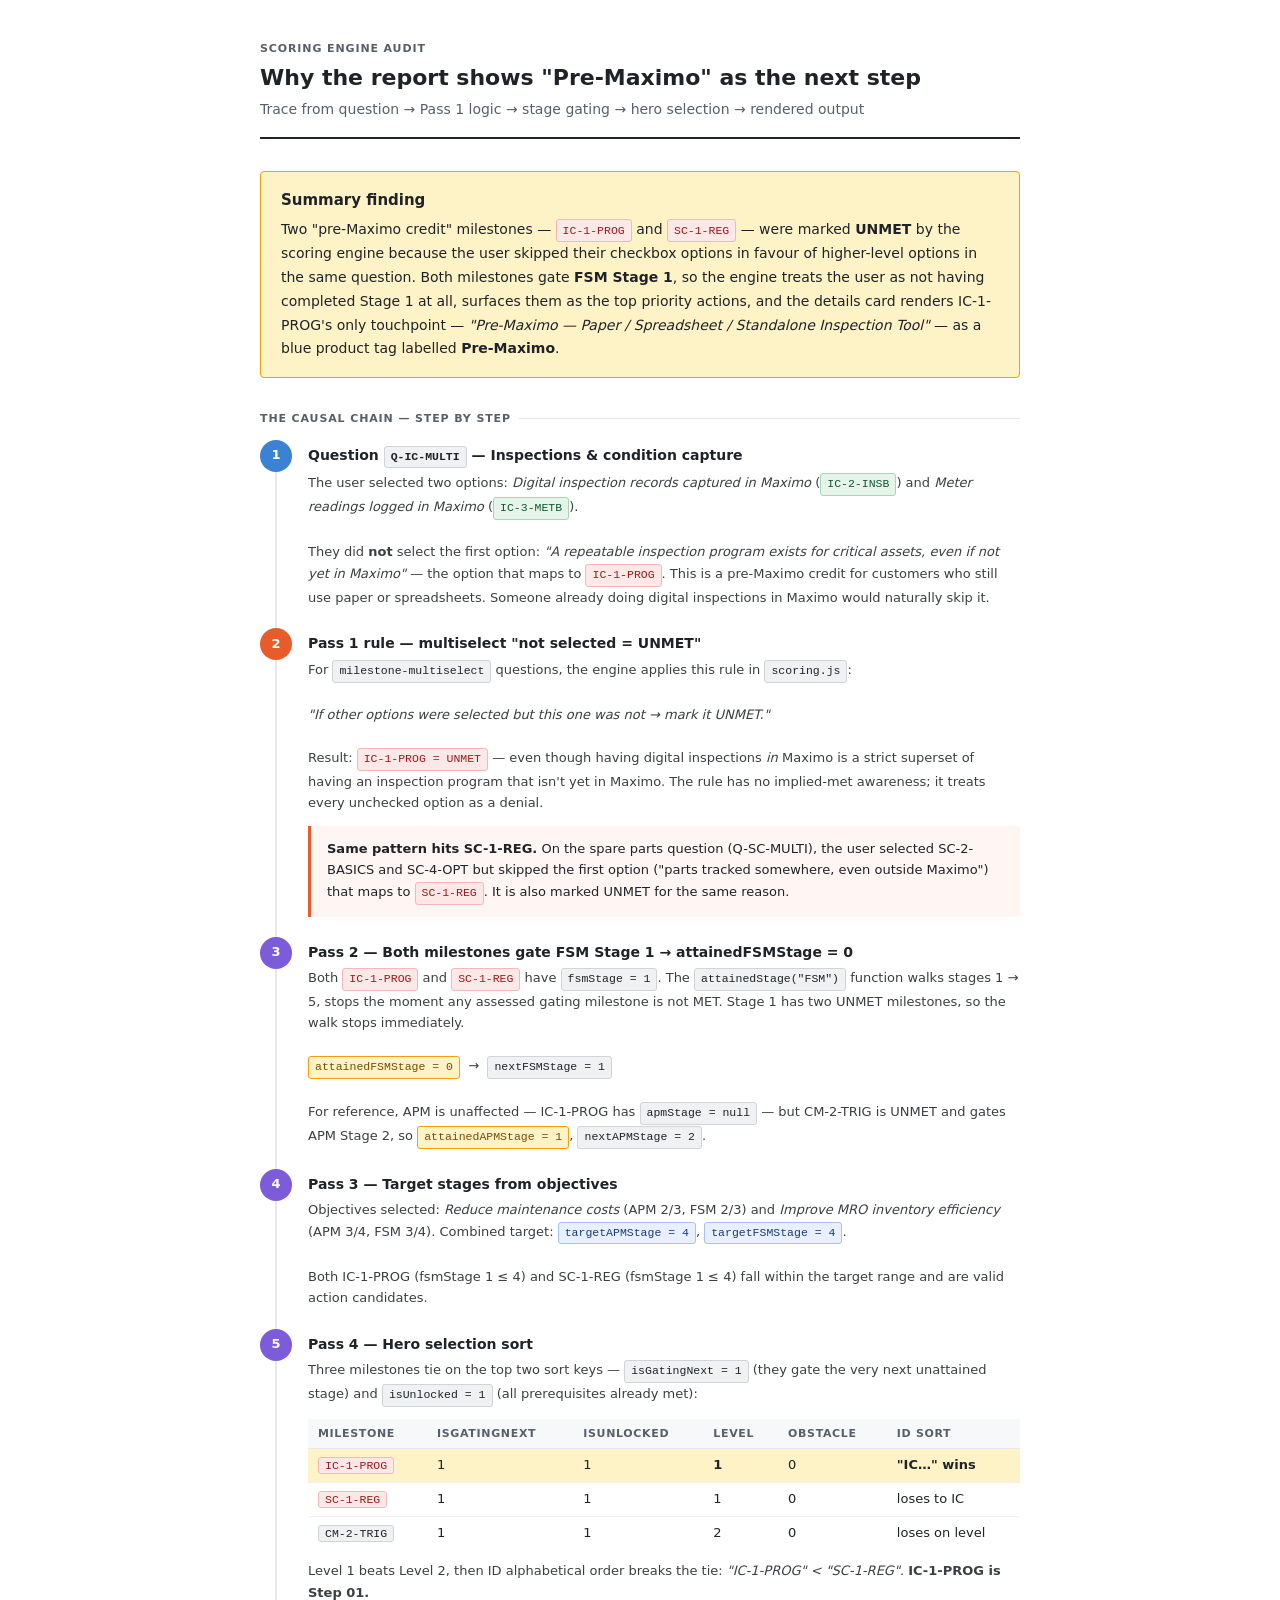
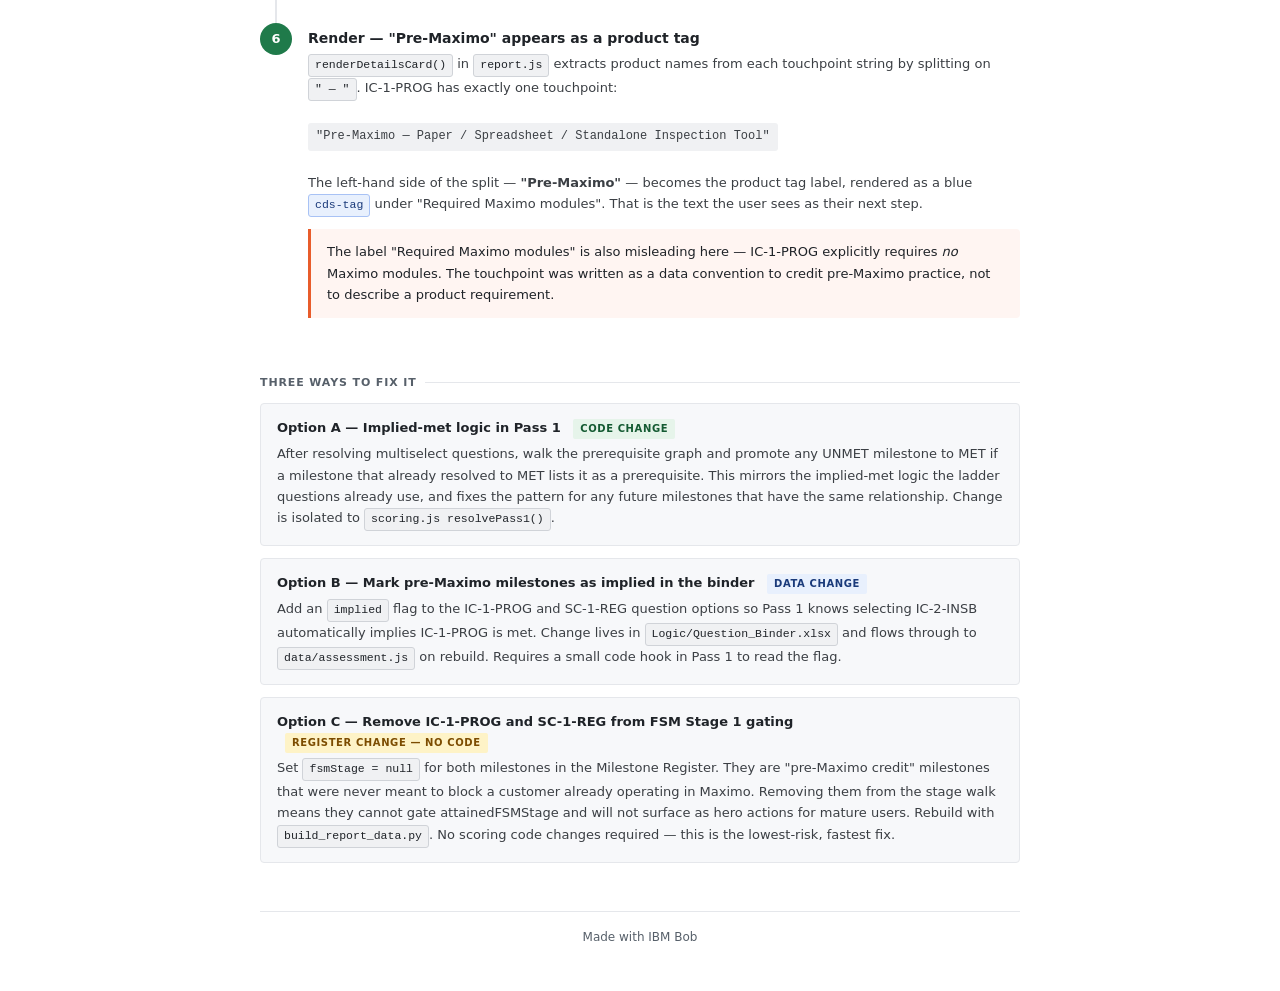
<file: .bob/artifacts/scoring-audit-pre-maximo-root-cause.html>
<html lang="en">
<head>
<meta charset="UTF-8" />
<meta name="viewport" content="width=device-width, initial-scale=1.0" />
<title>Scoring Audit — Pre-Maximo Root Cause</title>
<style>
  *, *::before, *::after { box-sizing: border-box; margin: 0; padding: 0; }
  body {
    font-family: -apple-system, "Segoe UI", system-ui, sans-serif;
    font-size: 14px;
    line-height: 1.6;
    color: #1f2328;
    background: #ffffff;
    padding: 40px 24px 64px;
  }
  .page { max-width: 760px; margin: 0 auto; }

  /* Header */
  .header { border-bottom: 2px solid #1f2328; padding-bottom: 16px; margin-bottom: 32px; }
  .header__eyebrow { font-size: 11px; font-weight: 600; letter-spacing: 0.08em; text-transform: uppercase; color: #57606a; margin-bottom: 6px; }
  .header__title { font-size: 22px; font-weight: 700; line-height: 1.3; }
  .header__sub { font-size: 14px; color: #57606a; margin-top: 6px; }

  /* Section */
  .section { margin-bottom: 36px; }
  .section__label {
    font-size: 11px; font-weight: 700; letter-spacing: 0.08em; text-transform: uppercase;
    color: #57606a; margin-bottom: 12px;
    display: flex; align-items: center; gap: 8px;
  }
  .section__label::after { content: ""; flex: 1; height: 1px; background: #e5e7eb; }

  /* Verdict box */
  .verdict {
    background: #fef3c7; border: 1px solid #f59e0b; border-radius: 4px;
    padding: 16px 20px; margin-bottom: 32px;
  }
  .verdict__heading { font-weight: 700; font-size: 15px; margin-bottom: 6px; }
  .verdict__body { font-size: 14px; line-height: 1.7; }

  /* Chain steps */
  .chain { display: flex; flex-direction: column; gap: 0; }
  .chain-step {
    display: grid; grid-template-columns: 32px 1fr;
    gap: 0 16px; position: relative;
  }
  .chain-step__line {
    display: flex; flex-direction: column; align-items: center;
  }
  .chain-step__dot {
    width: 32px; height: 32px; border-radius: 50%; flex-shrink: 0;
    display: flex; align-items: center; justify-content: center;
    font-weight: 700; font-size: 13px; color: #fff;
  }
  .chain-step__connector {
    width: 2px; flex: 1; min-height: 16px;
    background: #e5e7eb; margin: 0 auto;
  }
  .chain-step--last .chain-step__connector { display: none; }
  .chain-step__body { padding: 4px 0 20px; }
  .chain-step__heading { font-weight: 700; font-size: 14px; margin-bottom: 4px; }
  .chain-step__text { font-size: 13px; color: #3b3f44; line-height: 1.65; }

  .dot-q  { background: #3b82d4; }
  .dot-l  { background: #e85c2b; }
  .dot-p  { background: #7c5cd8; }
  .dot-r  { background: #1f7a4a; }

  /* Code pill */
  .pill {
    display: inline-block; font-family: "SF Mono", "Fira Code", monospace;
    font-size: 11.5px; background: #f0f1f3; border: 1px solid #d0d3d8;
    border-radius: 3px; padding: 1px 6px; color: #1f2328;
    white-space: nowrap;
  }
  .pill--red { background: #fde8e8; border-color: #f5b7b7; color: #9b1c1c; }
  .pill--green { background: #e6f4ea; border-color: #a8d5b5; color: #145a32; }
  .pill--orange { background: #fef3c7; border-color: #f59e0b; color: #7c4c00; }
  .pill--blue { background: #e8f0fd; border-color: #a8c2f5; color: #1a3a7a; }

  /* Table */
  .table-wrap { overflow-x: auto; margin-top: 12px; }
  table { width: 100%; border-collapse: collapse; font-size: 13px; }
  th {
    text-align: left; font-size: 11px; font-weight: 700; text-transform: uppercase;
    letter-spacing: 0.06em; color: #57606a; padding: 8px 10px;
    background: #f7f8fa; border-bottom: 1px solid #e5e7eb;
  }
  td { padding: 8px 10px; border-bottom: 1px solid #f0f1f3; vertical-align: top; }
  tr:last-child td { border-bottom: none; }
  .winner { background: #fef3c7; }

  /* Callout */
  .callout {
    border-left: 3px solid #3b82d4; background: #f0f5ff;
    padding: 12px 16px; border-radius: 0 4px 4px 0; margin-top: 12px;
    font-size: 13px; line-height: 1.65;
  }
  .callout--red { border-color: #e85c2b; background: #fff5f2; }
  .callout--green { border-color: #1f7a4a; background: #f0faf4; }
  .callout strong { font-weight: 700; }

  /* Fix options */
  .fix-list { display: flex; flex-direction: column; gap: 12px; margin-top: 12px; }
  .fix { background: #f7f8fa; border: 1px solid #e5e7eb; border-radius: 4px; padding: 14px 16px; }
  .fix__label { font-weight: 700; font-size: 13px; margin-bottom: 4px; }
  .fix__text { font-size: 13px; color: #3b3f44; line-height: 1.65; }
  .fix__badge {
    display: inline-block; font-size: 10px; font-weight: 700; letter-spacing: 0.06em;
    text-transform: uppercase; padding: 2px 7px; border-radius: 2px;
    margin-left: 8px; vertical-align: middle;
  }
  .badge--simple { background: #e6f4ea; color: #145a32; }
  .badge--data   { background: #e8f0fd; color: #1a3a7a; }
  .badge--safe   { background: #fef3c7; color: #7c4c00; }

  /* Footer */
  .footer {
    margin-top: 48px; padding-top: 16px; border-top: 1px solid #e5e7eb;
    text-align: center; font-size: 12px; color: #57606a;
  }
</style>
</head>
<body>
<div class="page">

  <div class="header">
    <p class="header__eyebrow">Scoring Engine Audit</p>
    <h1 class="header__title">Why the report shows "Pre-Maximo" as the next step</h1>
    <p class="header__sub">Trace from question → Pass 1 logic → stage gating → hero selection → rendered output</p>
  </div>

  
  <div class="verdict">
    <p class="verdict__heading">Summary finding</p>
    <p class="verdict__body">
      Two "pre-Maximo credit" milestones — <span class="pill pill--red">IC-1-PROG</span> and <span class="pill pill--red">SC-1-REG</span> — were marked <strong>UNMET</strong> by the scoring engine because the user skipped their checkbox options in favour of higher-level options in the same question. Both milestones gate <strong>FSM Stage 1</strong>, so the engine treats the user as not having completed Stage 1 at all, surfaces them as the top priority actions, and the details card renders IC-1-PROG's only touchpoint — <em>"Pre-Maximo — Paper / Spreadsheet / Standalone Inspection Tool"</em> — as a blue product tag labelled <strong>Pre-Maximo</strong>.
    </p>
  </div>

  
  <div class="section">
    <p class="section__label">The causal chain — step by step</p>

    <div class="chain">

      
      <div class="chain-step">
        <div class="chain-step__line">
          <div class="chain-step__dot dot-q">1</div>
          <div class="chain-step__connector"></div>
        </div>
        <div class="chain-step__body">
          <p class="chain-step__heading">Question <span class="pill">Q-IC-MULTI</span> — Inspections &amp; condition capture</p>
          <p class="chain-step__text">
            The user selected two options: <em>Digital inspection records captured in Maximo</em> (<span class="pill pill--green">IC-2-INSB</span>) and <em>Meter readings logged in Maximo</em> (<span class="pill pill--green">IC-3-METB</span>).<br /><br />
            They did <strong>not</strong> select the first option: <em>"A repeatable inspection program exists for critical assets, even if not yet in Maximo"</em> — the option that maps to <span class="pill pill--red">IC-1-PROG</span>. This is a pre-Maximo credit for customers who still use paper or spreadsheets. Someone already doing digital inspections in Maximo would naturally skip it.
          </p>
        </div>
      </div>

      
      <div class="chain-step">
        <div class="chain-step__line">
          <div class="chain-step__dot dot-l">2</div>
          <div class="chain-step__connector"></div>
        </div>
        <div class="chain-step__body">
          <p class="chain-step__heading">Pass 1 rule — multiselect "not selected = UNMET"</p>
          <p class="chain-step__text">
            For <span class="pill">milestone-multiselect</span> questions, the engine applies this rule in <span class="pill">scoring.js</span>:<br /><br />
            <em>"If other options were selected but this one was not → mark it UNMET."</em><br /><br />
            Result: <span class="pill pill--red">IC-1-PROG = UNMET</span> — even though having digital inspections <em>in</em> Maximo is a strict superset of having an inspection program that isn't yet in Maximo. The rule has no implied-met awareness; it treats every unchecked option as a denial.
          </p>
          <div class="callout callout--red">
            <strong>Same pattern hits SC-1-REG.</strong> On the spare parts question (Q-SC-MULTI), the user selected SC-2-BASICS and SC-4-OPT but skipped the first option ("parts tracked somewhere, even outside Maximo") that maps to <span class="pill pill--red">SC-1-REG</span>. It is also marked UNMET for the same reason.
          </div>
        </div>
      </div>

      
      <div class="chain-step">
        <div class="chain-step__line">
          <div class="chain-step__dot dot-p">3</div>
          <div class="chain-step__connector"></div>
        </div>
        <div class="chain-step__body">
          <p class="chain-step__heading">Pass 2 — Both milestones gate FSM Stage 1 → attainedFSMStage = 0</p>
          <p class="chain-step__text">
            Both <span class="pill pill--red">IC-1-PROG</span> and <span class="pill pill--red">SC-1-REG</span> have <span class="pill">fsmStage = 1</span>. The <span class="pill">attainedStage("FSM")</span> function walks stages 1 → 5, stops the moment any assessed gating milestone is not MET. Stage 1 has two UNMET milestones, so the walk stops immediately.<br /><br />
            <span class="pill pill--orange">attainedFSMStage = 0</span>  →  <span class="pill">nextFSMStage = 1</span><br /><br />
            For reference, APM is unaffected — IC-1-PROG has <span class="pill">apmStage = null</span> — but CM-2-TRIG is UNMET and gates APM Stage 2, so <span class="pill pill--orange">attainedAPMStage = 1</span>, <span class="pill">nextAPMStage = 2</span>.
          </p>
        </div>
      </div>

      
      <div class="chain-step">
        <div class="chain-step__line">
          <div class="chain-step__dot dot-p">4</div>
          <div class="chain-step__connector"></div>
        </div>
        <div class="chain-step__body">
          <p class="chain-step__heading">Pass 3 — Target stages from objectives</p>
          <p class="chain-step__text">
            Objectives selected: <em>Reduce maintenance costs</em> (APM 2/3, FSM 2/3) and <em>Improve MRO inventory efficiency</em> (APM 3/4, FSM 3/4). Combined target: <span class="pill pill--blue">targetAPMStage = 4</span>, <span class="pill pill--blue">targetFSMStage = 4</span>.<br /><br />
            Both IC-1-PROG (fsmStage 1 ≤ 4) and SC-1-REG (fsmStage 1 ≤ 4) fall within the target range and are valid action candidates.
          </p>
        </div>
      </div>

      
      <div class="chain-step">
        <div class="chain-step__line">
          <div class="chain-step__dot dot-p">5</div>
          <div class="chain-step__connector"></div>
        </div>
        <div class="chain-step__body">
          <p class="chain-step__heading">Pass 4 — Hero selection sort</p>
          <p class="chain-step__text">
            Three milestones tie on the top two sort keys — <span class="pill">isGatingNext = 1</span> (they gate the very next unattained stage) and <span class="pill">isUnlocked = 1</span> (all prerequisites already met):
          </p>
          <div class="table-wrap">
            <table>
              <thead>
                <tr>
                  <th>Milestone</th>
                  <th>isGatingNext</th>
                  <th>isUnlocked</th>
                  <th>Level</th>
                  <th>Obstacle</th>
                  <th>ID sort</th>
                </tr>
              </thead>
              <tbody>
                <tr class="winner">
                  <td><span class="pill pill--red">IC-1-PROG</span></td>
                  <td>1</td><td>1</td><td><strong>1</strong></td><td>0</td><td><strong>"IC…" wins</strong></td>
                </tr>
                <tr>
                  <td><span class="pill pill--red">SC-1-REG</span></td>
                  <td>1</td><td>1</td><td>1</td><td>0</td><td>loses to IC</td>
                </tr>
                <tr>
                  <td><span class="pill">CM-2-TRIG</span></td>
                  <td>1</td><td>1</td><td>2</td><td>0</td><td>loses on level</td>
                </tr>
              </tbody>
            </table>
          </div>
          <p class="chain-step__text" style="margin-top:10px">
            Level 1 beats Level 2, then ID alphabetical order breaks the tie: <em>"IC-1-PROG" &lt; "SC-1-REG"</em>. <strong>IC-1-PROG is Step 01.</strong>
          </p>
        </div>
      </div>

      
      <div class="chain-step chain-step--last">
        <div class="chain-step__line">
          <div class="chain-step__dot dot-r">6</div>
        </div>
        <div class="chain-step__body">
          <p class="chain-step__heading">Render — "Pre-Maximo" appears as a product tag</p>
          <p class="chain-step__text">
            <span class="pill">renderDetailsCard()</span> in <span class="pill">report.js</span> extracts product names from each touchpoint string by splitting on <span class="pill">" — "</span>. IC-1-PROG has exactly one touchpoint:<br /><br />
            <code style="font-family:monospace;font-size:12px;background:#f0f1f3;padding:4px 8px;border-radius:3px;display:inline-block">"Pre-Maximo — Paper / Spreadsheet / Standalone Inspection Tool"</code><br /><br />
            The left-hand side of the split — <strong>"Pre-Maximo"</strong> — becomes the product tag label, rendered as a blue <span class="pill pill--blue">cds-tag</span> under "Required Maximo modules". That is the text the user sees as their next step.
          </p>
          <div class="callout callout--red">
            The label "Required Maximo modules" is also misleading here — IC-1-PROG explicitly requires <em>no</em> Maximo modules. The touchpoint was written as a data convention to credit pre-Maximo practice, not to describe a product requirement.
          </div>
        </div>
      </div>

    </div>
  </div>

  
  <div class="section">
    <p class="section__label">Three ways to fix it</p>
    <div class="fix-list">

      <div class="fix">
        <p class="fix__label">Option A — Implied-met logic in Pass 1 <span class="fix__badge badge--simple">Code change</span></p>
        <p class="fix__text">After resolving multiselect questions, walk the prerequisite graph and promote any UNMET milestone to MET if a milestone that already resolved to MET lists it as a prerequisite. This mirrors the implied-met logic the ladder questions already use, and fixes the pattern for any future milestones that have the same relationship. Change is isolated to <span class="pill">scoring.js resolvePass1()</span>.</p>
      </div>

      <div class="fix">
        <p class="fix__label">Option B — Mark pre-Maximo milestones as implied in the binder <span class="fix__badge badge--data">Data change</span></p>
        <p class="fix__text">Add an <span class="pill">implied</span> flag to the IC-1-PROG and SC-1-REG question options so Pass 1 knows selecting IC-2-INSB automatically implies IC-1-PROG is met. Change lives in <span class="pill">Logic/Question_Binder.xlsx</span> and flows through to <span class="pill">data/assessment.js</span> on rebuild. Requires a small code hook in Pass 1 to read the flag.</p>
      </div>

      <div class="fix">
        <p class="fix__label">Option C — Remove IC-1-PROG and SC-1-REG from FSM Stage 1 gating <span class="fix__badge badge--safe">Register change — no code</span></p>
        <p class="fix__text">Set <span class="pill">fsmStage = null</span> for both milestones in the Milestone Register. They are "pre-Maximo credit" milestones that were never meant to block a customer already operating in Maximo. Removing them from the stage walk means they cannot gate attainedFSMStage and will not surface as hero actions for mature users. Rebuild with <span class="pill">build_report_data.py</span>. No scoring code changes required — this is the lowest-risk, fastest fix.</p>
      </div>

    </div>
  </div>

  <div class="footer">Made with IBM Bob</div>
</div>
</body>
</html>
</file>
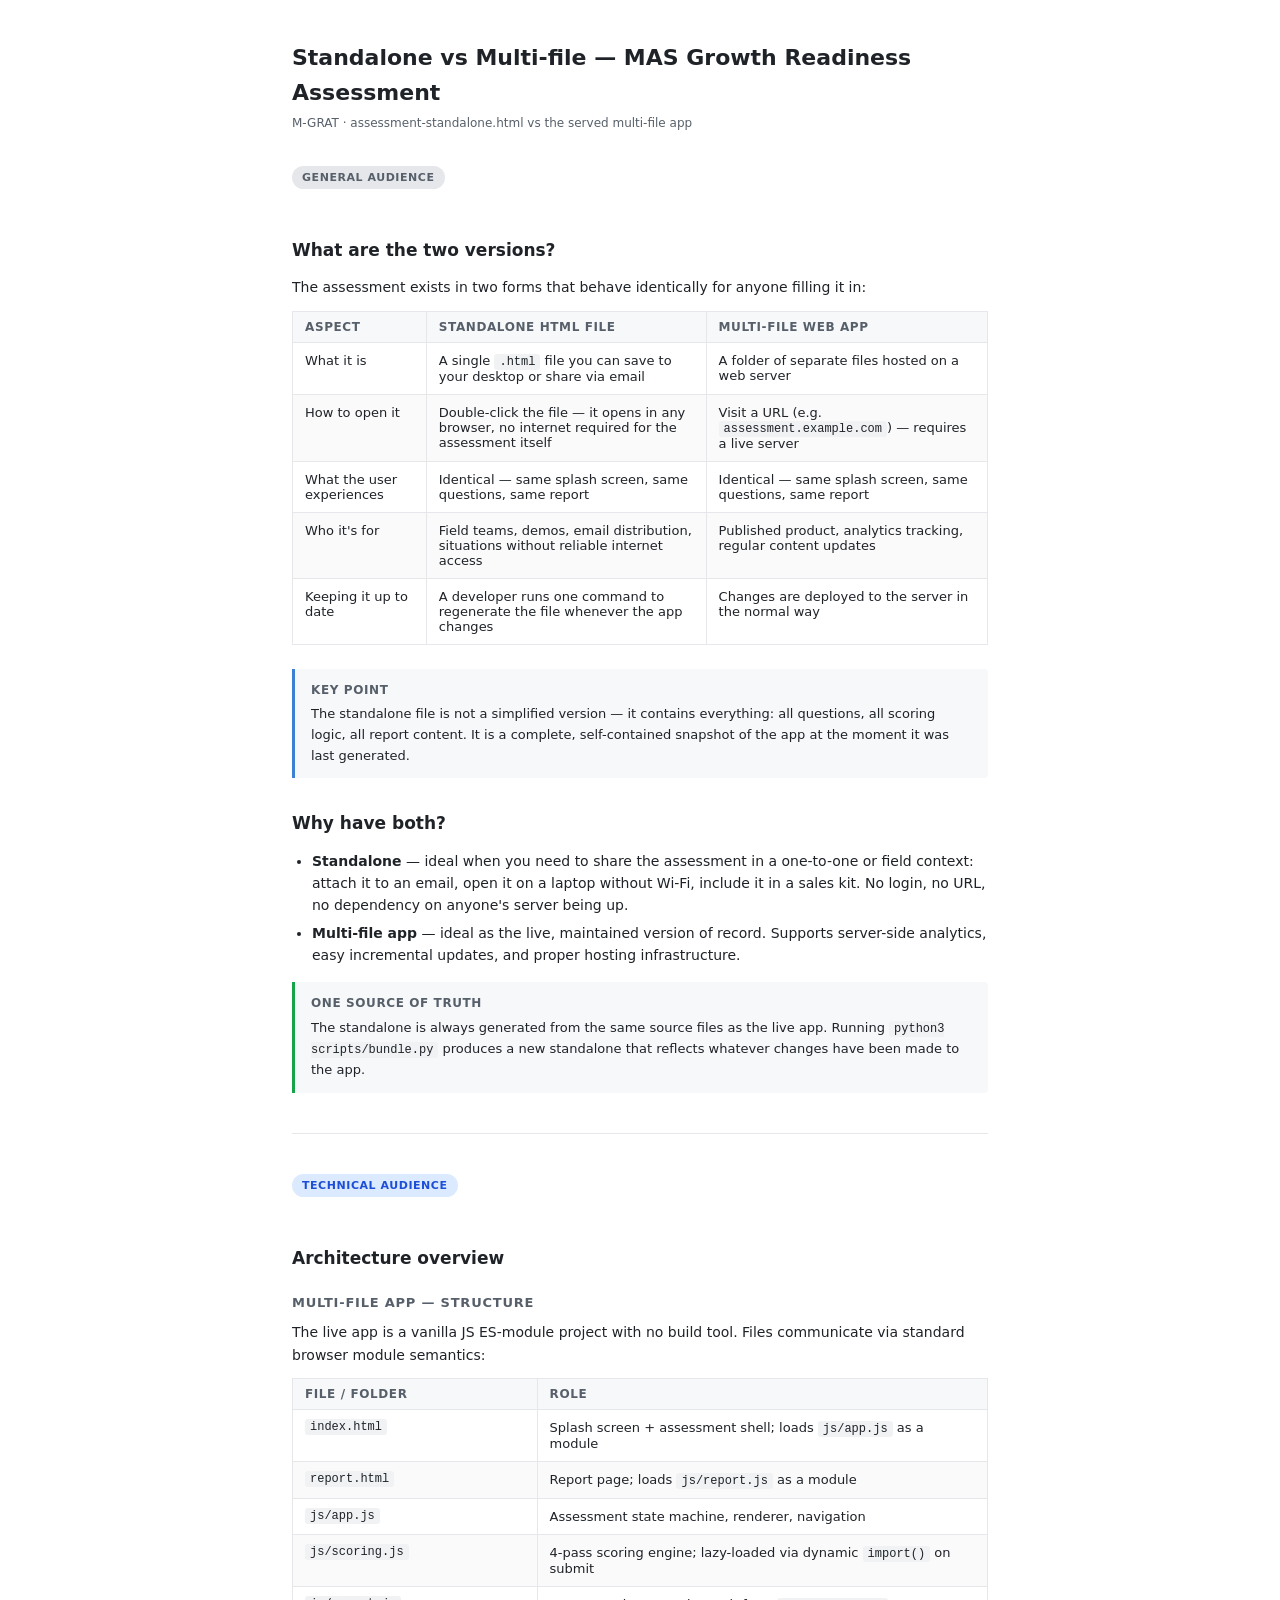
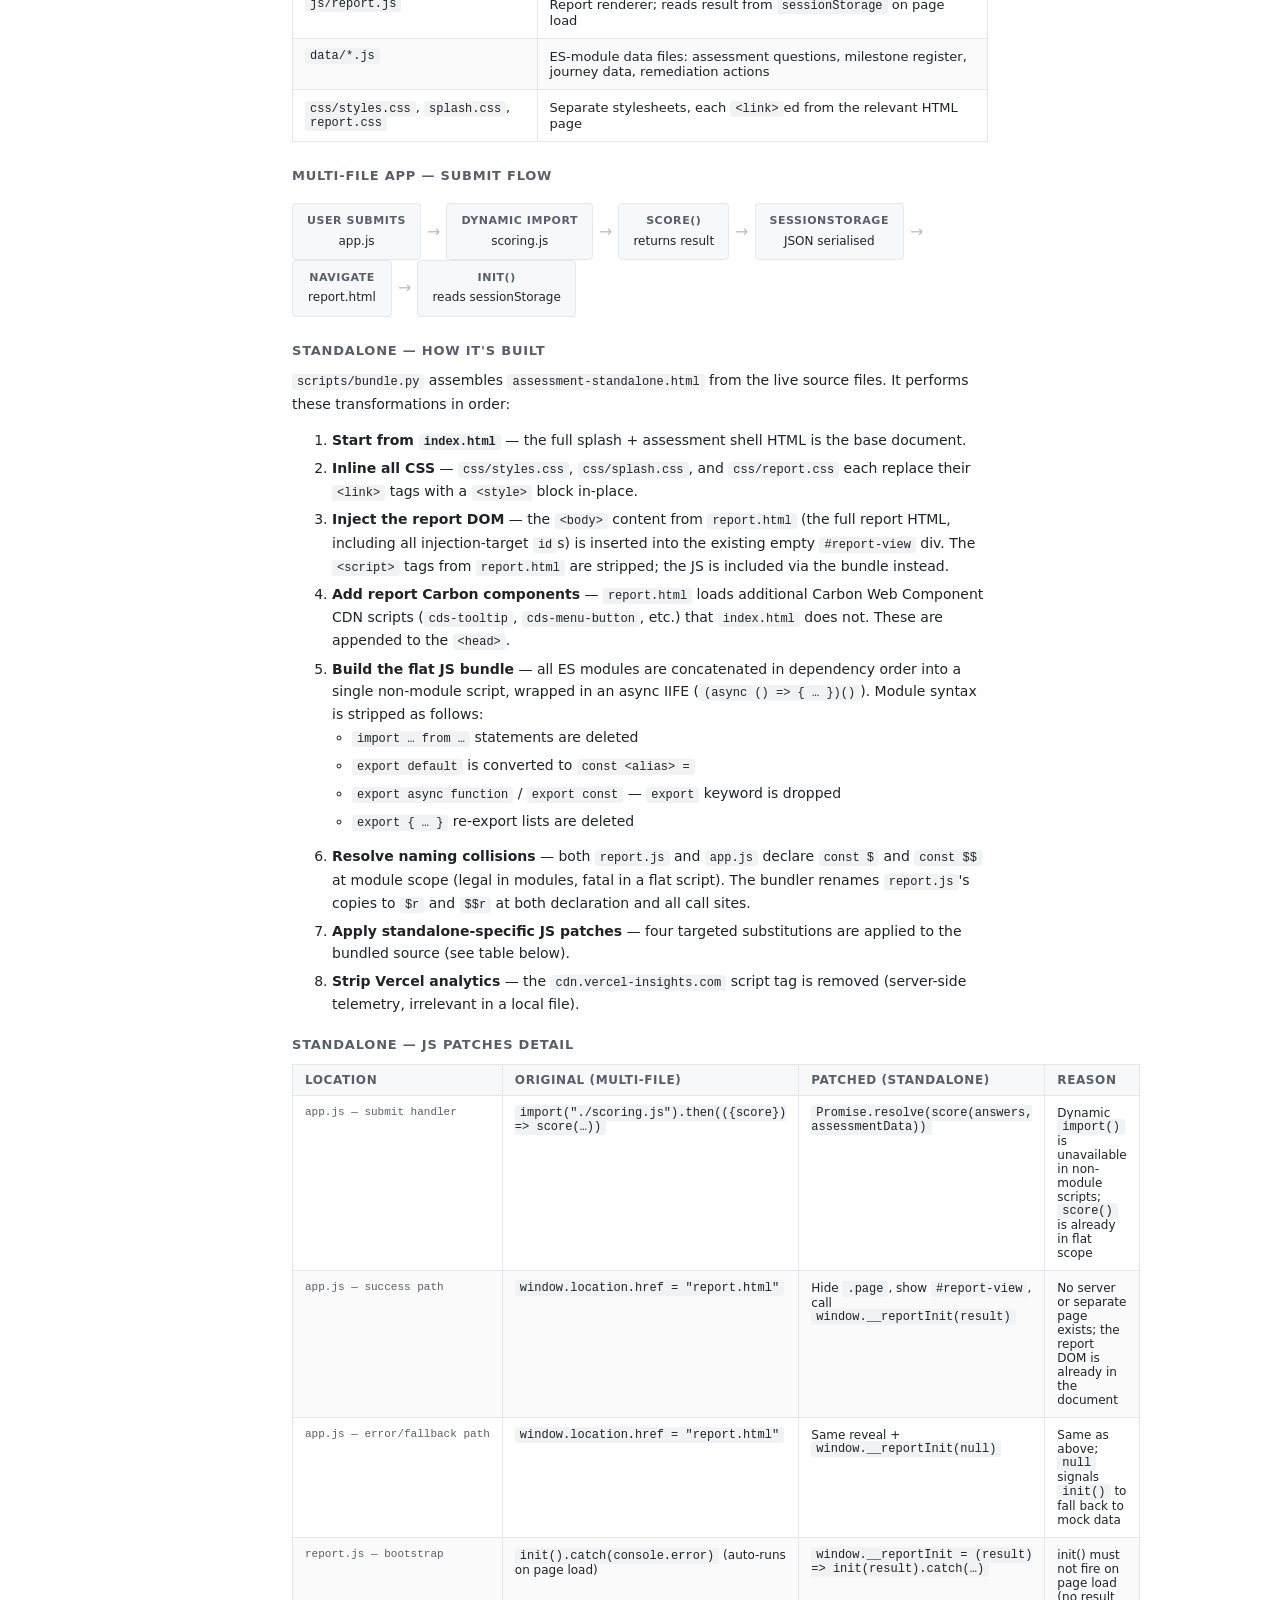
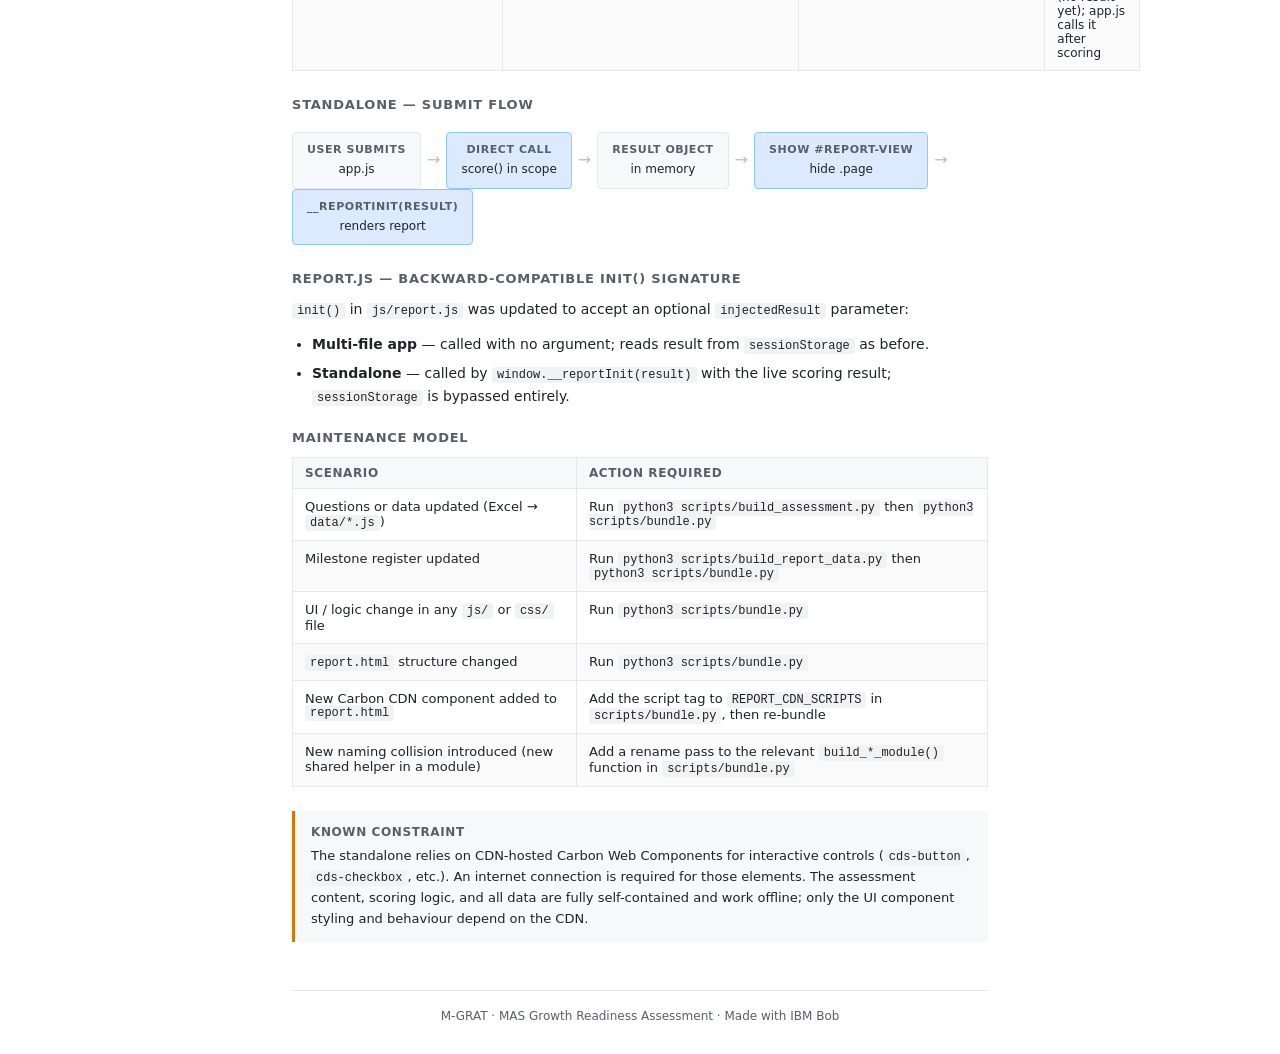
<file: .bob/artifacts/standalone-vs-multi-file-m-grat-assessment.html>
<html lang="en">
<head>
<meta charset="UTF-8" />
<meta name="viewport" content="width=device-width, initial-scale=1.0" />
<title>Standalone vs Multi-file — M-GRAT Assessment</title>
<style>
  *, *::before, *::after { box-sizing: border-box; }
  html, body { margin: 0; padding: 0; }
  body {
    font-family: -apple-system, "Segoe UI", system-ui, sans-serif;
    font-size: 14px;
    line-height: 1.6;
    color: #1f2328;
    background: #ffffff;
    -webkit-font-smoothing: antialiased;
  }

  .page { max-width: 760px; margin: 0 auto; padding: 40px 32px 64px; }

  h1 { font-size: 22px; font-weight: 700; margin: 0 0 4px; }
  h2 { font-size: 17px; font-weight: 700; margin: 32px 0 12px; color: #1f2328; }
  h3 { font-size: 13px; font-weight: 700; margin: 20px 0 8px; text-transform: uppercase; letter-spacing: 0.06em; color: #57606a; }
  p  { margin: 0 0 12px; }
  ul { margin: 0 0 12px; padding-left: 20px; }
  li { margin-bottom: 5px; }

  .meta { font-size: 12px; color: #57606a; margin: 0 0 32px; }

  /* Section divider */
  .section-rule {
    border: none;
    border-top: 1px solid #e5e7eb;
    margin: 40px 0;
  }

  /* Audience badge */
  .audience-badge {
    display: inline-block;
    font-size: 11px;
    font-weight: 600;
    letter-spacing: 0.05em;
    text-transform: uppercase;
    padding: 3px 10px;
    border-radius: 20px;
    margin-bottom: 16px;
  }
  .badge-general { background: #e5e7eb; color: #57606a; }
  .badge-technical { background: #dbeafe; color: #1d4ed8; }

  /* Comparison table */
  table {
    width: 100%;
    border-collapse: collapse;
    font-size: 13px;
    margin-bottom: 24px;
  }
  th {
    text-align: left;
    padding: 8px 12px;
    font-weight: 600;
    font-size: 12px;
    text-transform: uppercase;
    letter-spacing: 0.05em;
    background: #f7f8fa;
    border: 1px solid #e5e7eb;
    color: #57606a;
  }
  td {
    padding: 10px 12px;
    border: 1px solid #e5e7eb;
    vertical-align: top;
  }
  tr:nth-child(even) td { background: #fafafa; }

  /* Callout boxes */
  .callout {
    border-left: 3px solid #e5e7eb;
    padding: 12px 16px;
    margin: 16px 0;
    background: #f7f8fa;
    border-radius: 0 4px 4px 0;
    font-size: 13px;
  }
  .callout.blue { border-left-color: #3b82d4; }
  .callout.purple { border-left-color: #7c5cd8; }
  .callout.green { border-left-color: #16a34a; }
  .callout.amber { border-left-color: #d97706; }

  .callout strong { display: block; margin-bottom: 4px; font-size: 12px; text-transform: uppercase; letter-spacing: 0.05em; color: #57606a; }

  /* Code-style inline */
  code {
    font-family: "SF Mono", "Cascadia Code", Menlo, Consolas, monospace;
    font-size: 12px;
    background: #f0f2f4;
    padding: 1px 5px;
    border-radius: 3px;
    color: #1f2328;
  }

  /* Flow diagram */
  .flow {
    display: flex;
    align-items: center;
    gap: 0;
    flex-wrap: wrap;
    margin: 16px 0 24px;
    font-size: 12px;
  }
  .flow-step {
    background: #f7f8fa;
    border: 1px solid #e5e7eb;
    padding: 8px 14px;
    border-radius: 4px;
    text-align: center;
    min-width: 100px;
    flex: 0 0 auto;
  }
  .flow-step strong { display: block; font-size: 11px; text-transform: uppercase; letter-spacing: 0.05em; color: #57606a; margin-bottom: 2px; }
  .flow-arrow {
    color: #c0c0c0;
    font-size: 16px;
    padding: 0 6px;
    flex: 0 0 auto;
  }
  .flow-step.highlight { background: #dbeafe; border-color: #93c5fd; }

  /* Patch table */
  .patch-table { font-size: 12px; }
  .patch-table td:first-child { font-family: "SF Mono", Menlo, Consolas, monospace; font-size: 11px; color: #57606a; white-space: nowrap; }

  /* Footer */
  .footer {
    margin-top: 48px;
    padding-top: 16px;
    border-top: 1px solid #e5e7eb;
    text-align: center;
    font-size: 12px;
    color: #57606a;
  }
</style>
</head>
<body>
<div class="page">

  <h1>Standalone vs Multi-file — MAS Growth Readiness Assessment</h1>
  <p class="meta">M-GRAT · assessment-standalone.html vs the served multi-file app</p>

  

  <span class="audience-badge badge-general">General audience</span>

  <h2>What are the two versions?</h2>
  <p>The assessment exists in two forms that behave identically for anyone filling it in:</p>

  <table>
    <thead>
      <tr><th>Aspect</th><th>Standalone HTML file</th><th>Multi-file web app</th></tr>
    </thead>
    <tbody>
      <tr>
        <td>What it is</td>
        <td>A single <code>.html</code> file you can save to your desktop or share via email</td>
        <td>A folder of separate files hosted on a web server</td>
      </tr>
      <tr>
        <td>How to open it</td>
        <td>Double-click the file — it opens in any browser, no internet required for the assessment itself</td>
        <td>Visit a URL (e.g. <code>assessment.example.com</code>) — requires a live server</td>
      </tr>
      <tr>
        <td>What the user experiences</td>
        <td>Identical — same splash screen, same questions, same report</td>
        <td>Identical — same splash screen, same questions, same report</td>
      </tr>
      <tr>
        <td>Who it's for</td>
        <td>Field teams, demos, email distribution, situations without reliable internet access</td>
        <td>Published product, analytics tracking, regular content updates</td>
      </tr>
      <tr>
        <td>Keeping it up to date</td>
        <td>A developer runs one command to regenerate the file whenever the app changes</td>
        <td>Changes are deployed to the server in the normal way</td>
      </tr>
    </tbody>
  </table>

  <div class="callout blue">
    <strong>Key point</strong>
    The standalone file is not a simplified version — it contains everything: all questions, all scoring logic, all report content. It is a complete, self-contained snapshot of the app at the moment it was last generated.
  </div>

  <h2>Why have both?</h2>
  <ul>
    <li><strong>Standalone</strong> — ideal when you need to share the assessment in a one-to-one or field context: attach it to an email, open it on a laptop without Wi-Fi, include it in a sales kit. No login, no URL, no dependency on anyone's server being up.</li>
    <li><strong>Multi-file app</strong> — ideal as the live, maintained version of record. Supports server-side analytics, easy incremental updates, and proper hosting infrastructure.</li>
  </ul>

  <div class="callout green">
    <strong>One source of truth</strong>
    The standalone is always generated from the same source files as the live app. Running <code>python3 scripts/bundle.py</code> produces a new standalone that reflects whatever changes have been made to the app.
  </div>

  <hr class="section-rule" />

  

  <span class="audience-badge badge-technical">Technical audience</span>

  <h2>Architecture overview</h2>

  <h3>Multi-file app — structure</h3>
  <p>The live app is a vanilla JS ES-module project with no build tool. Files communicate via standard browser module semantics:</p>
  <table>
    <thead><tr><th>File / folder</th><th>Role</th></tr></thead>
    <tbody>
      <tr><td><code>index.html</code></td><td>Splash screen + assessment shell; loads <code>js/app.js</code> as a module</td></tr>
      <tr><td><code>report.html</code></td><td>Report page; loads <code>js/report.js</code> as a module</td></tr>
      <tr><td><code>js/app.js</code></td><td>Assessment state machine, renderer, navigation</td></tr>
      <tr><td><code>js/scoring.js</code></td><td>4-pass scoring engine; lazy-loaded via dynamic <code>import()</code> on submit</td></tr>
      <tr><td><code>js/report.js</code></td><td>Report renderer; reads result from <code>sessionStorage</code> on page load</td></tr>
      <tr><td><code>data/*.js</code></td><td>ES-module data files: assessment questions, milestone register, journey data, remediation actions</td></tr>
      <tr><td><code>css/styles.css</code>, <code>splash.css</code>, <code>report.css</code></td><td>Separate stylesheets, each <code>&lt;link&gt;</code>ed from the relevant HTML page</td></tr>
    </tbody>
  </table>

  <h3>Multi-file app — submit flow</h3>
  <div class="flow">
    <div class="flow-step"><strong>User submits</strong>app.js</div>
    <div class="flow-arrow">→</div>
    <div class="flow-step"><strong>Dynamic import</strong>scoring.js</div>
    <div class="flow-arrow">→</div>
    <div class="flow-step"><strong>score()</strong>returns result</div>
    <div class="flow-arrow">→</div>
    <div class="flow-step"><strong>sessionStorage</strong>JSON serialised</div>
    <div class="flow-arrow">→</div>
    <div class="flow-step"><strong>Navigate</strong>report.html</div>
    <div class="flow-arrow">→</div>
    <div class="flow-step"><strong>init()</strong>reads sessionStorage</div>
  </div>

  <h3>Standalone — how it's built</h3>
  <p><code>scripts/bundle.py</code> assembles <code>assessment-standalone.html</code> from the live source files. It performs these transformations in order:</p>

  <ol>
    <li><strong>Start from <code>index.html</code></strong> — the full splash + assessment shell HTML is the base document.</li>
    <li><strong>Inline all CSS</strong> — <code>css/styles.css</code>, <code>css/splash.css</code>, and <code>css/report.css</code> each replace their <code>&lt;link&gt;</code> tags with a <code>&lt;style&gt;</code> block in-place.</li>
    <li><strong>Inject the report DOM</strong> — the <code>&lt;body&gt;</code> content from <code>report.html</code> (the full report HTML, including all injection-target <code>id</code>s) is inserted into the existing empty <code>#report-view</code> div. The <code>&lt;script&gt;</code> tags from <code>report.html</code> are stripped; the JS is included via the bundle instead.</li>
    <li><strong>Add report Carbon components</strong> — <code>report.html</code> loads additional Carbon Web Component CDN scripts (<code>cds-tooltip</code>, <code>cds-menu-button</code>, etc.) that <code>index.html</code> does not. These are appended to the <code>&lt;head&gt;</code>.</li>
    <li><strong>Build the flat JS bundle</strong> — all ES modules are concatenated in dependency order into a single non-module script, wrapped in an async IIFE (<code>(async () =&gt; { … })()</code>). Module syntax is stripped as follows:
      <ul>
        <li><code>import … from …</code> statements are deleted</li>
        <li><code>export default</code> is converted to <code>const &lt;alias&gt; =</code></li>
        <li><code>export async function</code> / <code>export const</code> — <code>export</code> keyword is dropped</li>
        <li><code>export { … }</code> re-export lists are deleted</li>
      </ul>
    </li>
    <li><strong>Resolve naming collisions</strong> — both <code>report.js</code> and <code>app.js</code> declare <code>const $</code> and <code>const $$</code> at module scope (legal in modules, fatal in a flat script). The bundler renames <code>report.js</code>'s copies to <code>$r</code> and <code>$$r</code> at both declaration and all call sites.</li>
    <li><strong>Apply standalone-specific JS patches</strong> — four targeted substitutions are applied to the bundled source (see table below).</li>
    <li><strong>Strip Vercel analytics</strong> — the <code>cdn.vercel-insights.com</code> script tag is removed (server-side telemetry, irrelevant in a local file).</li>
  </ol>

  <h3>Standalone — JS patches detail</h3>
  <table class="patch-table">
    <thead><tr><th>Location</th><th>Original (multi-file)</th><th>Patched (standalone)</th><th>Reason</th></tr></thead>
    <tbody>
      <tr>
        <td>app.js — submit handler</td>
        <td><code>import("./scoring.js").then(({score}) =&gt; score(…))</code></td>
        <td><code>Promise.resolve(score(answers, assessmentData))</code></td>
        <td>Dynamic <code>import()</code> is unavailable in non-module scripts; <code>score()</code> is already in flat scope</td>
      </tr>
      <tr>
        <td>app.js — success path</td>
        <td><code>window.location.href = "report.html"</code></td>
        <td>Hide <code>.page</code>, show <code>#report-view</code>, call <code>window.__reportInit(result)</code></td>
        <td>No server or separate page exists; the report DOM is already in the document</td>
      </tr>
      <tr>
        <td>app.js — error/fallback path</td>
        <td><code>window.location.href = "report.html"</code></td>
        <td>Same reveal + <code>window.__reportInit(null)</code></td>
        <td>Same as above; <code>null</code> signals <code>init()</code> to fall back to mock data</td>
      </tr>
      <tr>
        <td>report.js — bootstrap</td>
        <td><code>init().catch(console.error)</code> (auto-runs on page load)</td>
        <td><code>window.__reportInit = (result) =&gt; init(result).catch(…)</code></td>
        <td>init() must not fire on page load (no result yet); app.js calls it after scoring</td>
      </tr>
    </tbody>
  </table>

  <h3>Standalone — submit flow</h3>
  <div class="flow">
    <div class="flow-step"><strong>User submits</strong>app.js</div>
    <div class="flow-arrow">→</div>
    <div class="flow-step highlight"><strong>Direct call</strong>score() in scope</div>
    <div class="flow-arrow">→</div>
    <div class="flow-step"><strong>result object</strong>in memory</div>
    <div class="flow-arrow">→</div>
    <div class="flow-step highlight"><strong>Show #report-view</strong>hide .page</div>
    <div class="flow-arrow">→</div>
    <div class="flow-step highlight"><strong>__reportInit(result)</strong>renders report</div>
  </div>

  <h3>report.js — backward-compatible init() signature</h3>
  <p><code>init()</code> in <code>js/report.js</code> was updated to accept an optional <code>injectedResult</code> parameter:</p>
  <ul>
    <li><strong>Multi-file app</strong> — called with no argument; reads result from <code>sessionStorage</code> as before.</li>
    <li><strong>Standalone</strong> — called by <code>window.__reportInit(result)</code> with the live scoring result; <code>sessionStorage</code> is bypassed entirely.</li>
  </ul>

  <h3>Maintenance model</h3>
  <table>
    <thead><tr><th>Scenario</th><th>Action required</th></tr></thead>
    <tbody>
      <tr><td>Questions or data updated (Excel → <code>data/*.js</code>)</td><td>Run <code>python3 scripts/build_assessment.py</code> then <code>python3 scripts/bundle.py</code></td></tr>
      <tr><td>Milestone register updated</td><td>Run <code>python3 scripts/build_report_data.py</code> then <code>python3 scripts/bundle.py</code></td></tr>
      <tr><td>UI / logic change in any <code>js/</code> or <code>css/</code> file</td><td>Run <code>python3 scripts/bundle.py</code></td></tr>
      <tr><td><code>report.html</code> structure changed</td><td>Run <code>python3 scripts/bundle.py</code></td></tr>
      <tr><td>New Carbon CDN component added to <code>report.html</code></td><td>Add the script tag to <code>REPORT_CDN_SCRIPTS</code> in <code>scripts/bundle.py</code>, then re-bundle</td></tr>
      <tr><td>New naming collision introduced (new shared helper in a module)</td><td>Add a rename pass to the relevant <code>build_*_module()</code> function in <code>scripts/bundle.py</code></td></tr>
    </tbody>
  </table>

  <div class="callout amber">
    <strong>Known constraint</strong>
    The standalone relies on CDN-hosted Carbon Web Components for interactive controls (<code>cds-button</code>, <code>cds-checkbox</code>, etc.). An internet connection is required for those elements. The assessment content, scoring logic, and all data are fully self-contained and work offline; only the UI component styling and behaviour depend on the CDN.
  </div>

  <div class="footer">M-GRAT · MAS Growth Readiness Assessment · Made with IBM Bob</div>
</div>
</body>
</html>
</file>
<file: css/styles.css>
/* ------------------------------------------------------------------
   Carbon white theme tokens (subset) — shared by page + components
   ------------------------------------------------------------------ */
:root {
  --cds-background: #ffffff;
  --cds-layer: #f4f4f4;
  --cds-layer-hover: #e8e8e8;
  --cds-layer-active: #c6c6c6;
  --cds-layer-selected: #e0e0e0;
  --cds-layer-selected-hover: #d1d1d1;
  --cds-layer-accent: #e0e0e0;
  --cds-field: #f4f4f4;
  --cds-border-subtle: #e0e0e0;
  --cds-border-strong: #8d8d8d;
  --cds-border-interactive: #0f62fe;
  --cds-text-primary: #161616;
  --cds-text-secondary: #525252;
  --cds-text-placeholder: #a8a8a8;
  --cds-text-on-color: #ffffff;
  --cds-text-error: #da1e28;
  --cds-text-disabled: rgba(22, 22, 22, 0.25);
  --cds-icon-primary: #161616;
  --cds-icon-secondary: #525252;
  --cds-icon-on-color: #ffffff;
  --cds-link-primary: #0f62fe;
  --cds-link-primary-hover: #0043ce;
  --cds-focus: #0f62fe;
  --cds-focus-inset: #ffffff;
  --cds-interactive: #0f62fe;
  --cds-support-error: #da1e28;
  --cds-support-success: #24a148;
  --cds-support-info: #0043ce;
  --cds-button-primary: #0f62fe;
  --cds-button-primary-hover: #0050e6;
  --cds-button-primary-active: #002d9c;
  --cds-button-secondary: #393939;
  --cds-button-secondary-hover: #474747;
  --cds-button-secondary-active: #6f6f6f;
  --cds-button-disabled: #c6c6c6;
  --cds-background-inverse: #393939;
  --cds-text-inverse: #ffffff;
  --cds-icon-inverse: #ffffff;
  --cds-notification-error-background: #fff1f1;
  --cds-notification-error-border: rgba(218, 30, 40, 0.3);

  /* Page-specific */
  --page-blue: #0f62fe;
  --page-rule: #e4e4e4;
  --page-chip: #f7f7f7;
  --page-sidebar: #f4f4f4;
  --page-sidebar-end: #b2cdff;
  --sidebar-width: 34%;

  --font-sans: "IBM Plex Sans", system-ui, -apple-system, BlinkMacSystemFont, "Helvetica Neue", Arial, sans-serif;
  --font-serif: "IBM Plex Serif", Georgia, "Times New Roman", serif;
  --font-mono: "IBM Plex Mono", Menlo, Consolas, monospace;
  --font-condensed: "IBM Plex Sans Condensed", var(--font-sans);
}

*, *::before, *::after { box-sizing: border-box; }
html, body { margin: 0; padding: 0; overflow-anchor: none; }
body {
  font-family: var(--font-sans);
  color: var(--cds-text-primary);
  background: var(--cds-background);
  -webkit-font-smoothing: antialiased;
  -moz-osx-font-smoothing: grayscale;
}
p { margin: 0; }

/* ------------------------------------------------------------------
   Layout
   ------------------------------------------------------------------ */
.page {
  display: flex;
  align-items: stretch;
  min-height: 100vh;
}

/* Sidebar ---------------------------------------------------------- */
.sidebar {
  position: sticky;
  top: 0;
  flex: 0 0 clamp(340px, var(--sidebar-width), 588px);
  height: 100vh;
  background: linear-gradient(180deg, var(--page-sidebar) 0%, var(--page-sidebar-end) 100%);
  padding: 38px 36px 0;
  display: flex;
  flex-direction: column;
  overflow: hidden;
}
.sidebar__icon {
  display: block;
  flex-shrink: 0;
  margin-bottom: 16px;
}
.sidebar__head {
  display: flex;
  align-items: flex-start;
  justify-content: space-between;
  gap: 16px;
}
.sidebar__product {
  font-size: 14px;
  line-height: 18px;
  letter-spacing: 0.16px;
}
.sidebar__product strong { font-weight: 600; }
.sidebar__version {
  font-size: 12px;
  line-height: 22.4px;
  letter-spacing: -0.07px;
  font-weight: 400;
  color: #78a9ff;
}
.sidebar__hero {
  flex: 1 1 auto;
  display: flex;
  flex-direction: column;
  justify-content: center;
  min-height: 0;
}
.sidebar__title {
  font-family: var(--font-serif);
  font-weight: 300;
  font-size: clamp(36px, 3.6vw, 48px);
  line-height: 1;
  letter-spacing: 0;
  color: #000;
  max-width: 406px;
  margin: 0;
}
.sidebar__page {
  padding-top: 16px;
  font-size: 14px;
  line-height: 20px;
  letter-spacing: 0.16px;
}
.sidebar__logo {
  flex: 0 0 auto;
  height: 20px;
  width: 54px;
  display: block;
  margin-bottom: 45px;
}
.sidebar__logo img { width: 54px; height: 20px; display: block; }
/* Illustration sits on the gradient at the foot of the column, spanning its
   full width at the design proportions (588×332 at the design width). On a
   short viewport it crops from the bottom (the hand) rather than squashing. */
.sidebar__art {
  flex: 0 1 auto;
  width: calc(100% + 72px);
  margin: 0 -36px 0;
  aspect-ratio: 2000 / 1128;
  min-height: 120px;
  overflow: hidden;
}
.sidebar__art img {
  width: 100%;
  height: auto;
  display: block;
  pointer-events: none;
  user-select: none;
}

/* Main ------------------------------------------------------------- */
.main {
  flex: 1 1 auto;
  min-width: 0;
  display: flex;
  justify-content: center;
}
.content {
  width: 100%;
  max-width: 746px; /* 634 content + 56px gutters */
  padding: 40px 56px 120px;
}

/* Progress ---------------------------------------------------------- */
.progress {
  position: sticky;
  top: var(--progress-top, 0px);
  z-index: 20;
  width: 634px;
  max-width: 100%;
  height: 32px;
  display: flex;
  align-items: center;
  background: var(--cds-background);
  /* extend the white backing so content slides under it without a hard edge */
  box-shadow: 0 -40px 0 0 var(--cds-background), 0 12px 12px -4px var(--cds-background);
}
.progress cds-progress-bar {
  width: 100%;
  --cds-border-subtle: var(--page-rule);
  --cds-interactive: var(--page-blue);
}

/* Sections ------------------------------------------------------------- */
.sections {
  display: flex;
  flex-direction: column;
  gap: 64px;
  max-width: 634px;
  padding: 26px 0 30px;
}

/* Session details — wraps cds-text-input on the "About this session" page. */
.text-field { padding-top: 22px; width: 100%; }
.divider {
  display: flex;
  align-items: center;
  gap: 16px;
}
.divider__label {
  font-family: var(--font-mono);
  font-weight: 500;
  font-size: 11px;
  line-height: 17.6px;
  letter-spacing: 1.76px;
  text-transform: uppercase;
  color: var(--page-blue);
  white-space: nowrap;
}
.divider__rule { flex: 1 1 auto; height: 1px; background: var(--page-rule); }

.question { padding-top: 24px; }
.question__head {
  display: flex;
  align-items: flex-start;
  justify-content: space-between;
  gap: 16px;
  min-height: 32px;
}
.question__title-wrap { flex: 1 1 auto; min-width: 0; max-width: 408px; padding-top: 2px; }
.question__title {
  margin: 0;
  font-weight: 600;
  font-size: 20px;
  line-height: 26.4px;
  letter-spacing: -0.32px;
  color: var(--cds-text-primary);
}
.question__optional {
  display: inline-block;
  margin: 6px 0 0 9px;
  padding: 3px 7px;
  background: var(--page-chip);
  font-family: var(--font-mono);
  font-weight: 500;
  font-size: 10px;
  line-height: 13.2px;
  letter-spacing: 1.1px;
  text-transform: uppercase;
  color: #8d8d8d;
}

/* Question guidance (toggletip) ---------------------------------------- */
.q-info {
  flex: 0 0 auto;
  width: 32px;
  height: 32px;
  margin-top: -2px;
  border-radius: 16px;
  background: var(--page-chip);
  display: flex;
  align-items: center;
  justify-content: center;
  transition: background-color 110ms cubic-bezier(0.2, 0, 0.38, 0.9);
}
.q-info:hover { background: var(--cds-layer-hover); }
.q-info:active { background: var(--cds-layer-active); }
/* The toggletip's (empty) label span carries an 8px end margin inside the
   shadow root, which shifts the trigger 4px right; pull it back so the icon
   sits in the centre of the 32px circle. */
.q-info cds-toggletip { display: flex; margin-left: -8px; }
.q-info svg { width: 20px; height: 20px; fill: var(--cds-icon-primary); display: block; }
.q-info__body { display: block; font-size: 14px; line-height: 18px; letter-spacing: 0.16px; }
.q-info__body strong { display: block; font-weight: 600; margin-bottom: 4px; }

/* Matrix table ---------------------------------------------------------- */
.matrix {
  display: grid;
  grid-template-columns: minmax(0, 1fr) repeat(var(--matrix-cols, 3), 96px);
  margin-top: 14px;
  width: 100%;
}
.matrix__th {
  display: flex;
  align-items: flex-end;
  justify-content: center;
  min-height: 54px;
  padding: 6px 8px 14px 6px;
  border-bottom: 1px solid var(--cds-border-subtle);
  font-weight: 500;
  font-size: 13px;
  line-height: 16.9px;
  color: var(--cds-text-secondary);
  text-align: center;
  text-wrap: balance;
}
.matrix__th--theme { justify-content: flex-start; padding-left: 0; text-align: left; }

.matrix__row { display: contents; }

/* Sticky header row — subgrid spans all columns so sticky works per-cell */
.matrix__row--head {
  display: grid;
  grid-column: 1 / -1;
  grid-template-columns: subgrid;
  position: sticky;
  /* sit just below the progress bar (32px tall) */
  top: calc(var(--progress-top, 0px) + 32px);
  z-index: 10;
  background: var(--cds-background);
  /* soft shadow so rows slide under cleanly */
  box-shadow: 0 4px 8px -4px var(--cds-background);
}
.matrix__td {
  display: flex;
  align-items: center;
  justify-content: center;
  min-height: 110px;
  border-bottom: 1px solid var(--page-rule);
  transition: background-color 70ms cubic-bezier(0.2, 0, 0.38, 0.9);
}
.matrix__td--theme {
  flex-direction: column;
  align-items: flex-start;
  justify-content: center;
  padding: 14px 14px 14px 0;
}
.matrix__row:hover .matrix__td { background: #fafafa; }
.matrix__theme {
  font-weight: 700;
  font-size: 14px;
  line-height: 22.4px;
  color: var(--cds-text-primary);
  max-width: 207px;
}
.matrix__desc {
  padding-top: 2px;
  font-family: var(--font-condensed);
  font-size: 12px;
  line-height: 16px;
  letter-spacing: 0.32px;
  color: var(--cds-text-secondary);
  max-width: 207px;
}
.matrix__error {
  display: none;
  padding-top: 6px;
  font-size: 12px;
  line-height: 16px;
  letter-spacing: 0.32px;
  color: var(--cds-text-error);
}
.matrix__row.is-invalid .matrix__error { display: block; }
.matrix__row.is-invalid .matrix__td { background: #fff1f1; }
.matrix__td cds-radio-button { display: block; padding-left: 6px; }

/* Selectable tiles (checkbox / radio) ------------------------------------ */
.tiles {
  display: flex;
  flex-direction: column;
  gap: 8px;
  padding-top: 22px;
  width: 100%;
}
.tile {
  position: relative;
  display: flex;
  align-items: flex-start;
  gap: 8px;
  width: 100%;
  padding: 16px;
  background: var(--cds-layer);
  cursor: pointer;
  user-select: none;
  outline: 2px solid transparent;
  outline-offset: -2px;
  transition: background-color 70ms cubic-bezier(0.2, 0, 0.38, 0.9),
              outline-color 70ms cubic-bezier(0.2, 0, 0.38, 0.9);
}
.tile:hover { background: var(--cds-layer-hover); }
.tile:active { background: var(--cds-layer-active); }
.tile.is-selected { background: var(--cds-layer-selected); }
.tile.is-selected:hover { background: var(--cds-layer-selected-hover); }
.tile.is-selected::after {
  content: "";
  position: absolute;
  left: 0; top: 0; bottom: 0;
  width: 3px;
  background: var(--cds-border-interactive);
}
.tile:focus-within { outline-color: var(--cds-focus); }
.tile.is-disabled { cursor: not-allowed; color: var(--cds-text-disabled); background: var(--cds-layer); }
.tile cds-checkbox,
.tile cds-radio-button {
  display: block;
  pointer-events: auto;
  --cds-text-primary: #161616;
}

.tiles__error {
  display: none;
  font-size: 12px;
  line-height: 16px;
  letter-spacing: 0.32px;
  color: var(--cds-text-error);
}
.tiles.is-invalid .tiles__error { display: block; }
.tiles.is-invalid .tile { outline-color: var(--cds-support-error); }

/* Actions ------------------------------------------------------------- */
.actions-bar {
  position: sticky;
  bottom: 0;
  z-index: 20;
  margin-top: 34px;
  padding: 16px 0 24px;
  background: var(--cds-background);
  box-shadow: 0 -1px 0 0 var(--page-rule);
  transition: transform 240ms cubic-bezier(0.2, 0, 0.38, 0.9),
              box-shadow 240ms cubic-bezier(0.2, 0, 0.38, 0.9);
}
.actions-bar.is-hidden { transform: translateY(100%); }
.actions-bar.is-docked { box-shadow: none; } /* resting in flow at the end of the page */
.actions {
  display: flex;
  gap: 1px;
  justify-content: flex-end;
  width: 548px;
  max-width: 100%;
}
.actions cds-button { flex: 1 1 0; min-width: 0; }
.actions cds-button[kind="secondary"] {
  --cds-button-secondary: #f7f7f7;
  --cds-button-secondary-hover: #e8e8e8;
  --cds-button-secondary-active: #c6c6c6;
  --cds-text-on-color: #161616;
  --cds-icon-on-color: #161616;
}
.actions cds-button::part(button) {
  width: 100%;
  min-height: 48px;
  padding-inline: 16px;
  font-size: 15px;
  letter-spacing: 0.15px;
}
.actions .btn-icon { width: 16px; height: 16px; fill: currentColor; }

.form-error {
  margin: 24px 0 0;
  max-width: 634px;
}
.content { padding-bottom: 48px; }
.form-error[hidden] { display: none; }

/* Screen-reader only */
.sr-only {
  position: absolute;
  width: 1px; height: 1px;
  padding: 0; margin: -1px;
  overflow: hidden;
  clip: rect(0, 0, 0, 0);
  white-space: nowrap;
  border: 0;
}

/* ------------------------------------------------------------------
   Responsive
   ------------------------------------------------------------------ */
@media (max-width: 767px) {
  /* The section label is nowrap so the rule can sit beside it on desktop. On a
     phone that pushes long labels ("Advanced reliability & lifecycle practices
     (optional)") off the screen, so it wraps here instead. The label takes only
     the width it needs, capped so it can never swallow the row, and the rule
     fills whatever is left — long label, short line; short label, long line. */
  .divider {
    align-items: center;
  }
  .divider__label {
    flex: 0 1 auto;
    max-width: calc(100% - 72px);
    white-space: normal;
  }
  .divider__rule {
    flex: 1 1 auto;
    min-width: 48px;
  }

  .page { flex-direction: column; }
  /* The banner is fixed and the main column is padded by the banner's
     EXPANDED height, so collapsing it never reflows the page (and never
     fights the browser's scroll anchoring). */
  .sidebar {
    position: fixed;
    top: 0;
    left: 0;
    right: 0;
    z-index: 30;
    flex: 0 0 auto;
    max-width: none;
    height: auto;
    min-height: 0;
    padding: 24px 24px 0;
    transition: padding 220ms cubic-bezier(0.2, 0, 0.38, 0.9);
  }
  .main { padding-top: var(--banner-h, 0px); }
  .sidebar__hero {
    padding: 40px 0 32px;
    transition: padding 220ms cubic-bezier(0.2, 0, 0.38, 0.9);
  }
  .sidebar__title { transition: font-size 220ms cubic-bezier(0.2, 0, 0.38, 0.9); }
  .sidebar__hero { flex: 0 0 auto; }
  .sidebar__art { display: none; }
  .sidebar__logo { margin-bottom: 24px; }
  .content { padding: 32px 24px 48px; max-width: none; }
  .progress, .actions { width: 100%; }
  .actions-bar { padding-bottom: max(16px, env(safe-area-inset-bottom)); }

  /* Collapsed banner: product line small, then the stage + page counter only. */
  .sidebar.is-compact { padding: 8px 24px 10px; }
  .sidebar.is-compact .sidebar__product { font-size: 11px; line-height: 14px; }
  .sidebar.is-compact .sidebar__product strong { font-weight: 600; }
  .sidebar.is-compact .sidebar__product br { display: none; }
  .sidebar.is-compact .sidebar__product strong::after { content: " · "; font-weight: 400; }
  .sidebar.is-compact .sidebar__icon,
  .sidebar.is-compact .sidebar__version,
  .sidebar.is-compact .sidebar__logo { display: none; }
  .sidebar.is-compact .sidebar__hero {
    flex-direction: row;
    align-items: baseline;
    justify-content: space-between;
    gap: 12px;
    padding: 4px 0 0;
  }
  .sidebar.is-compact .sidebar__title { font-size: 18px; line-height: 22px; max-width: none; }
  .sidebar.is-compact .sidebar__page { padding-top: 0; font-size: 12px; white-space: nowrap; }
}
@media (max-width: 640px) {
  .matrix { grid-template-columns: minmax(0, 1fr) repeat(var(--matrix-cols, 3), 64px); }
  .matrix__th { font-size: 12px; padding-inline: 2px; }
  .matrix__td cds-radio-button { padding-left: 0; }
  .content { padding: 24px 16px 48px; }
  .sidebar { padding-inline: 16px; }
  .sidebar.is-compact { padding-inline: 16px; }
}

/* Touch devices: 44px minimum hit areas on the small controls. */
@media (pointer: coarse) {
  .q-info { width: 44px; height: 44px; border-radius: 22px; margin-top: -7px; }
  .matrix__td { min-height: 88px; cursor: pointer; }
  /* The radio itself stays 18px; the padded host makes the tap zone 44px. */
  .matrix__td cds-radio-button { padding: 13px; margin: 0; }
  .tile { min-height: 52px; }
}
@media (prefers-reduced-motion: reduce) {
  *, *::before, *::after { transition: none !important; }
}

/* ------------------------------------------------------------------
   Report Layout & Component Styles (Report_Spec_Binder.md)
   ------------------------------------------------------------------ */
.report-view {
  background: var(--cds-background);
  min-height: 100vh;
  width: 100%;
}

.rep-container {
  max-width: 960px;
  margin: 0 auto;
  padding: 48px 24px 80px;
  font-family: var(--font-sans);
  color: var(--cds-text-primary);
}

/* Header ----------------------------------------------------------- */
.rep-header {
  margin-bottom: 40px;
  border-bottom: 1px solid var(--cds-border-subtle);
  padding-bottom: 32px;
}
.rep-header__logo {
  margin-bottom: 24px;
}
.rep-header__titles {
  position: relative;
}
.rep-title {
  font-size: 28px;
  line-height: 36px;
  font-weight: 600;
  color: var(--cds-button-primary-hover); /* blue-70 */
  margin: 0 0 8px;
}
.rep-subtitle {
  font-size: 14px;
  line-height: 18px;
  color: var(--cds-text-secondary);
  margin: 0 0 24px;
}

.rep-meta-edit {
  display: flex;
  flex-wrap: wrap;
  align-items: flex-end;
  gap: 16px;
  background: var(--cds-layer);
  padding: 16px 20px;
  border-radius: 4px;
}
.rep-meta-field {
  display: flex;
  flex-direction: column;
  gap: 4px;
}
.rep-meta-field label {
  font-size: 11px;
  font-weight: 500;
  color: var(--cds-text-secondary);
  text-transform: uppercase;
}
.rep-meta-field input {
  font-family: var(--font-sans);
  font-size: 14px;
  padding: 6px 12px;
  border: 1px solid var(--cds-border-subtle);
  background: var(--cds-background);
  color: var(--cds-text-primary);
  border-radius: 2px;
  width: 220px;
  max-width: 100%;
}
.rep-meta-field input:focus {
  outline: 2px solid var(--cds-focus);
}
.rep-meta-badge {
  margin-left: auto;
}

/* General Card ----------------------------------------------------- */
.rep-card {
  background: var(--cds-background);
  border: 1px solid var(--cds-border-subtle);
  border-radius: 4px;
  padding: 24px;
  margin-bottom: 24px;
}
.rep-card__title {
  font-size: 20px;
  line-height: 26px;
  font-weight: 600;
  margin: 0 0 8px;
  color: var(--cds-text-primary);
}
.rep-card__desc {
  font-size: 14px;
  line-height: 20px;
  color: var(--cds-text-secondary);
  margin: 0 0 24px;
}

/* Act 1 Grid ------------------------------------------------------- */
.rep-grid {
  display: grid;
  grid-template-columns: 320px 1fr;
  gap: 24px;
  margin-bottom: 24px;
}

.index-card {
  display: flex;
  flex-direction: column;
  justify-content: center;
  align-items: center;
  text-align: center;
  background: var(--cds-layer);
  border: none;
  padding: 32px 24px;
}
.index-card__label {
  font-size: 12px;
  font-weight: 500;
  color: var(--cds-text-secondary);
  text-transform: uppercase;
  letter-spacing: 0.5px;
}
.index-card__value {
  font-size: 48px;
  line-height: 56px;
  font-weight: 700;
  color: var(--cds-button-primary);
  margin: 12px 0;
}
.index-card__tier {
  font-size: 14px;
  font-weight: 600;
  color: var(--cds-text-primary);
  margin-bottom: 16px;
}
.propensity-sig {
  font-size: 10px;
  background: var(--cds-background);
  border: 1px solid var(--cds-border-subtle);
  padding: 2px 6px;
  border-radius: 12px;
  color: var(--cds-text-primary);
}

/* Seller intelligence panel ---------------------------------------- */
/* On screen: lives inside the answers drawer (collapsed by default).  */
/* On print:  always rendered, regardless of drawer state.             */
.seller-intel {
  margin-top: 32px;
  padding: 20px 24px;
  background: #f4f4f4;
  border-left: 4px solid #0043ce;
}
.seller-intel__title {
  font-size: 11px;
  font-weight: 700;
  letter-spacing: 0.08em;
  text-transform: uppercase;
  color: #0043ce;
  margin: 0 0 4px;
}
.seller-intel__note {
  font-size: 11px;
  color: var(--cds-text-secondary);
  margin: 0 0 16px;
  font-style: italic;
}
.seller-intel__row {
  display: flex;
  align-items: baseline;
  gap: 12px;
  margin-bottom: 8px;
}
.seller-intel__label {
  font-size: 12px;
  color: var(--cds-text-secondary);
  text-transform: uppercase;
  letter-spacing: 0.04em;
}
.seller-intel__value {
  font-size: 20px;
  color: var(--cds-text-primary);
}
.seller-intel__signals {
  display: flex;
  flex-wrap: wrap;
  gap: 4px;
  margin-top: 4px;
}

/* Practice Pillars ------------------------------------------------- */
.pillars-card {
  padding: 24px 32px;
}
.pillars-grid {
  display: grid;
  grid-template-columns: 1fr 1fr;
  column-gap: 32px;
  row-gap: 20px;
}
.pil-bar {
  display: flex;
  flex-direction: column;
  gap: 6px;
}
.pil-bar__head {
  display: flex;
  justify-content: justify;
  justify-content: space-between;
  font-size: 13px;
}
.pil-bar__name {
  font-weight: 500;
  color: var(--cds-text-primary);
}
.pil-bar__score {
  font-weight: 600;
  color: var(--cds-button-primary);
}
.pil-bar__track {
  height: 8px;
  background: var(--cds-border-subtle);
  border-radius: 4px;
  overflow: hidden;
}
.pil-bar__fill {
  height: 100%;
  background: var(--cds-button-primary);
  border-radius: 4px;
}

/* Strengths (Tabs) ------------------------------------------------- */
.str-tabs {
  display: flex;
  gap: 8px;
  overflow-x: auto;
  margin-bottom: 20px;
  border-bottom: 1px solid var(--cds-border-subtle);
  padding-bottom: 12px;
}
.str-tab {
  font-family: var(--font-sans);
  font-size: 13px;
  padding: 8px 16px;
  background: var(--cds-layer);
  border: 1px solid transparent;
  color: var(--cds-text-secondary);
  border-radius: 16px;
  cursor: pointer;
  white-space: nowrap;
  transition: all 120ms ease;
}
.str-tab:hover {
  background: var(--cds-layer-hover);
}
.str-tab.is-active {
  background: #e8f1ff;
  border-color: var(--cds-border-interactive);
  color: var(--cds-button-primary);
  font-weight: 600;
}

.str-card {
  display: none;
}
.str-card.is-active {
  display: block;
}
.str-card__header {
  display: flex;
  gap: 8px;
  margin-bottom: 12px;
}
.str-card__pill {
  font-size: 10px;
  font-weight: 600;
  background: var(--cds-layer);
  padding: 2px 8px;
  border-radius: 2px;
  color: var(--cds-text-secondary);
  text-transform: uppercase;
}
.str-card__level {
  font-size: 10px;
  font-weight: 600;
  background: #e8f1ff;
  color: var(--cds-button-primary);
  padding: 2px 8px;
  border-radius: 2px;
}
.str-card__title {
  font-size: 18px;
  font-weight: 600;
  margin: 0 0 12px;
}
.str-card__desc {
  font-size: 14px;
  line-height: 20px;
  color: var(--cds-text-secondary);
  margin-bottom: 24px;
}
.str-card__signals-title {
  font-size: 11px;
  font-weight: 600;
  text-transform: uppercase;
  color: var(--cds-text-secondary);
  margin-bottom: 12px;
}
.str-card__signals-list {
  margin: 0 0 24px;
  padding-left: 20px;
}
.str-card__signals-list li {
  font-size: 13px;
  line-height: 18px;
  color: var(--cds-text-primary);
  margin-bottom: 8px;
}
.str-card__meta {
  display: flex;
  flex-wrap: wrap;
  gap: 24px;
  border-top: 1px dashed var(--cds-border-subtle);
  padding-top: 16px;
  font-size: 12px;
  color: var(--cds-text-secondary);
}

/* Act 2: Journey Pathways ------------------------------------------ */
.journey__header {
  display: flex;
  justify-content: space-between;
  align-items: flex-end;
  border-bottom: 1px solid var(--cds-border-subtle);
  padding-bottom: 16px;
  margin-bottom: 24px;
}
.journey__title {
  font-size: 18px;
  font-weight: 600;
  margin: 0;
}
.journey__status {
  font-size: 12px;
  font-weight: 500;
}
.txt-teal { color: #009d9a; font-weight: 600; }
.txt-purple { color: #8a3ffc; font-weight: 600; }

.journey__stepper {
  display: grid;
  grid-template-columns: repeat(5, 1fr);
  gap: 8px;
  margin-bottom: 24px;
}
.st-pill {
  font-family: var(--font-sans);
  position: relative;
  display: flex;
  flex-direction: column;
  align-items: flex-start;
  padding: 12px;
  background: var(--cds-layer);
  border: 1px solid transparent;
  border-top: 3px solid var(--cds-border-strong);
  text-align: left;
  cursor: pointer;
  transition: all 150ms ease;
  min-height: 84px;
}
.st-pill:hover {
  background: var(--cds-layer-hover);
}
.st-pill__num {
  font-size: 10px;
  font-weight: 600;
  color: var(--cds-text-secondary);
  text-transform: uppercase;
}
.st-pill__name {
  font-size: 11px;
  line-height: 14px;
  font-weight: 600;
  margin-top: 6px;
}
.st-pill__badge {
  position: absolute;
  bottom: 8px;
  left: 12px;
  font-size: 9px;
  font-weight: 700;
  padding: 1px 4px;
  border-radius: 2px;
  color: #ffffff;
}
.st-pill__badge--current {
  background: #009d9a;
}
.st-pill__badge--target {
  background: #8a3ffc;
}

/* Stepper state modifiers */
.st-pill.is-achieved {
  border-top-color: #24a148;
}
.st-pill.is-current {
  border-top-color: #009d9a;
  background: #f0fbfb;
}
.st-pill.is-target {
  border-top-color: #8a3ffc;
  background: #f7f3ff;
}
.st-pill.is-future {
  border-top-color: var(--cds-border-strong);
  opacity: 0.65;
}
.st-pill.is-active {
  box-shadow: 0 0 0 2px var(--cds-focus);
  opacity: 1;
}

.journey__details {
  background: var(--cds-layer);
  padding: 24px;
  border-radius: 4px;
}
.st-detail {
  display: none;
}
.st-detail.is-active {
  display: block;
}
.st-detail__grid {
  display: grid;
  grid-template-columns: 1fr 1fr;
  gap: 32px;
}
.st-detail__heading {
  font-size: 11px;
  font-weight: 600;
  text-transform: uppercase;
  color: var(--cds-text-secondary);
  margin: 0 0 8px;
}
.st-detail__desc {
  font-size: 13px;
  line-height: 18px;
  margin-bottom: 20px;
}
.st-detail__desc:last-child {
  margin-bottom: 0;
}
.st-detail__outcomes ul {
  margin: 0;
  padding-left: 16px;
}
.st-detail__outcomes li {
  font-size: 12px;
  line-height: 16px;
  margin-bottom: 8px;
}
.st-detail__products {
  margin-top: 20px;
}
.prod-badges {
  display: flex;
  flex-wrap: wrap;
  gap: 6px;
  margin-top: 8px;
}
.prod-badge {
  font-size: 10px;
  font-weight: 600;
  padding: 2px 6px;
  border-radius: 2px;
}
.prod-badge--strong {
  background: #e8f1ff;
  color: var(--cds-button-primary);
}
.prod-badge--entry {
  background: #fff8e1;
  color: #b78103;
}
.prod-badge--unused {
  background: var(--cds-border-subtle);
  color: var(--cds-text-secondary);
}

/* Act 3: Action Plan ----------------------------------------------- */
.hero-action {
  border-left: 4px solid var(--cds-button-primary);
  background: #fcfdff;
}
.hero-action__header {
  display: flex;
  justify-content: space-between;
  margin-bottom: 12px;
}
.hero-action__badge {
  font-size: 10px;
  font-weight: 700;
  background: var(--cds-button-primary);
  color: #ffffff;
  padding: 2px 8px;
  border-radius: 2px;
  letter-spacing: 0.5px;
}
.hero-action__stage {
  font-size: 11px;
  font-weight: 600;
  color: var(--cds-text-secondary);
}
.hero-action__title {
  font-size: 20px;
  font-weight: 600;
  margin: 0 0 8px;
  color: var(--cds-text-primary);
}
.hero-action__tag {
  display: inline-flex;
  align-items: center;
  font-size: 11px;
  font-weight: 600;
  background: #e8f1ff;
  color: var(--cds-button-primary);
  padding: 4px 8px;
  border-radius: 4px;
  margin: 0 0 24px;
}
.hero-action__body {
  display: grid;
  grid-template-columns: 1fr 1fr;
  gap: 32px;
}
.hero-action__section-title {
  font-size: 11px;
  font-weight: 600;
  text-transform: uppercase;
  color: var(--cds-text-secondary);
  margin-bottom: 8px;
}
.hero-action__value-desc {
  font-size: 13px;
  line-height: 18px;
  color: var(--cds-text-primary);
  margin-bottom: 24px;
}
.hero-action__touchpoints {
  display: flex;
  flex-wrap: wrap;
  gap: 4px;
}
.tp-badge {
  font-size: 10px;
  font-weight: 600;
  background: var(--cds-layer);
  border: 1px solid var(--cds-border-subtle);
  padding: 2px 6px;
  border-radius: 2px;
  color: var(--cds-text-primary);
}
.hero-action__steps {
  margin: 0;
  padding-left: 20px;
}
.act-step {
  font-size: 13px;
  line-height: 18px;
  margin-bottom: 12px;
}
.act-step__content {
  display: flex;
  flex-direction: column;
  gap: 4px;
}
.act-step__roles {
  display: flex;
  flex-wrap: wrap;
  gap: 4px;
}
.role-badge {
  font-size: 9px;
  font-weight: 600;
  background: var(--cds-border-subtle);
  color: var(--cds-text-secondary);
  padding: 1px 4px;
  border-radius: 2px;
}

/* Secondary Actions (Accordion) ------------------------------------ */
.secondary-actions-wrap {
  margin-top: 32px;
}
.secondary-title {
  font-size: 12px;
  font-weight: 600;
  text-transform: uppercase;
  color: var(--cds-text-secondary);
  margin-bottom: 12px;
  letter-spacing: 0.5px;
}
.secondary-actions {
  display: flex;
  flex-direction: column;
  gap: 8px;
}

.sec-accordion {
  border: 1px solid var(--cds-border-subtle);
  background: var(--cds-background);
  border-radius: 4px;
  overflow: hidden;
}
.sec-accordion__trigger {
  font-family: var(--font-sans);
  width: 100%;
  display: flex;
  justify-content: space-between;
  align-items: center;
  padding: 16px 20px;
  background: var(--cds-background);
  border: none;
  text-align: left;
  cursor: pointer;
}
.sec-accordion__trigger:hover {
  background: var(--cds-layer);
}
.sec-accordion__left {
  display: flex;
  align-items: center;
  gap: 16px;
}
.sec-accordion__num {
  font-size: 16px;
  font-weight: 700;
  color: var(--cds-text-secondary);
}
.sec-accordion__info {
  display: flex;
  flex-direction: column;
  gap: 2px;
}
.sec-accordion__title {
  font-size: 14px;
  font-weight: 600;
  color: var(--cds-text-primary);
}
.sec-accordion__tag {
  font-size: 10px;
  color: var(--cds-button-primary);
}
.sec-accordion__right {
  display: flex;
  align-items: center;
  gap: 12px;
}
.sec-accordion__stage {
  font-size: 10px;
  font-weight: 600;
  background: var(--cds-layer);
  padding: 2px 6px;
  border-radius: 2px;
  color: var(--cds-text-secondary);
}
.sec-accordion__icon {
  fill: var(--cds-icon-secondary);
  transition: transform 150ms ease;
}
.sec-accordion__trigger.is-expanded .sec-accordion__icon {
  transform: rotate(180deg);
}

.sec-accordion__content {
  display: none;
  border-top: 1px dashed var(--cds-border-subtle);
  background: #fafafb;
}
.sec-accordion__content.is-expanded {
  display: block;
}
.sec-accordion__body {
  padding: 20px;
  display: grid;
  grid-template-columns: 1fr 1fr;
  gap: 24px;
}
.sec-accordion__heading {
  font-size: 11px;
  font-weight: 600;
  text-transform: uppercase;
  color: var(--cds-text-secondary);
  margin-bottom: 6px;
}
.sec-accordion__val p {
  font-size: 13px;
  line-height: 18px;
  margin-bottom: 16px;
}

/* Roadmap Matrix --------------------------------------------------- */
.roadmap-drawer-container {
  margin-top: 32px;
}
.roadmap-btn {
  font-family: var(--font-sans);
  width: 100%;
  display: flex;
  align-items: center;
  justify-content: center;
  gap: 8px;
  background: var(--cds-layer);
  border: 1px solid var(--cds-border-subtle);
  color: var(--cds-button-primary);
  font-size: 13px;
  font-weight: 600;
  text-transform: uppercase;
  padding: 14px;
  cursor: pointer;
  border-radius: 4px;
}
.roadmap-btn:hover {
  background: var(--cds-layer-hover);
}
.roadmap-drawer {
  background: var(--cds-background);
  border: 1px solid var(--cds-border-subtle);
  border-radius: 4px;
  padding: 24px;
  margin-top: 12px;
}
.roadmap-drawer.is-hidden {
  display: none;
}
.roadmap-drawer__header {
  border-bottom: 1px solid var(--cds-border-subtle);
  padding-bottom: 16px;
  margin-bottom: 24px;
}
.roadmap-drawer__title {
  font-size: 18px;
  font-weight: 600;
  margin: 0 0 6px;
}
.roadmap-drawer__desc {
  font-size: 13px;
  color: var(--cds-text-secondary);
  margin: 0;
}

.rm-stage-block {
  margin-bottom: 28px;
}
.rm-stage-block:last-child {
  margin-bottom: 0;
}
.rm-stage-title {
  font-size: 12px;
  font-weight: 600;
  text-transform: uppercase;
  color: var(--cds-button-primary);
  border-bottom: 2px solid var(--cds-border-subtle);
  padding-bottom: 6px;
  margin-bottom: 12px;
}
.rm-stage-rows {
  display: flex;
  flex-direction: column;
  gap: 6px;
}

.rm-row {
  border: 1px solid var(--cds-border-subtle);
  border-radius: 2px;
}
.rm-row__header {
  font-family: var(--font-sans);
  width: 100%;
  display: flex;
  justify-content: space-between;
  align-items: center;
  padding: 10px 16px;
  background: var(--cds-background);
  border: none;
  text-align: left;
  cursor: pointer;
}
.rm-row__header:hover {
  background: var(--cds-layer);
}
.rm-row__left {
  display: flex;
  align-items: center;
  gap: 12px;
}
.rm-row__icon {
  flex-shrink: 0;
}
.rm-row__icon--met { fill: #24a148; }
.rm-row__icon--unmet { fill: #8d8d8d; }
.rm-row__icon--unknown { fill: #0043ce; }

.rm-row__info {
  display: flex;
  align-items: baseline;
  gap: 8px;
}
.rm-row__id {
  font-size: 11px;
  font-weight: 600;
  color: var(--cds-text-secondary);
}
.rm-row__name {
  font-size: 13px;
  font-weight: 500;
}
.rm-row__right {
  display: flex;
  align-items: center;
  gap: 16px;
}
.rm-row__pillar {
  font-size: 10px;
  color: var(--cds-text-secondary);
  background: var(--cds-layer);
  padding: 1px 6px;
  border-radius: 2px;
  text-transform: uppercase;
}
.rm-row__status {
  font-size: 10px;
  font-weight: 600;
  text-transform: uppercase;
}
.rm-row__status--met { color: #24a148; }
.rm-row__status--unmet { color: #525252; }
.rm-row__status--unknown { color: #0043ce; }

.rm-row__expand-icon {
  fill: var(--cds-icon-secondary);
  transition: transform 120ms ease;
}
.rm-row__header.is-expanded .rm-row__expand-icon {
  transform: rotate(180deg);
}

.rm-row__content {
  display: none;
  border-top: 1px dashed var(--cds-border-subtle);
  background: #fdfdfd;
}
.rm-row__content.is-expanded {
  display: block;
}
.rm-row__body {
  padding: 16px 44px;
}
.rm-row__body p {
  font-size: 12px;
  margin: 0 0 8px;
}
.rm-row__narrative {
  font-size: 12px;
  line-height: 16px;
  color: var(--cds-text-secondary);
  margin-top: 8px;
  background: var(--cds-layer);
  padding: 12px;
  border-radius: 4px;
}
.rm-row__touchpoints {
  margin-top: 12px;
  font-size: 11px;
}

/* IBM Expert CTA --------------------------------------------------- */
.cta-card {
  background: linear-gradient(135deg, #002d9c 0%, #0043ce 100%);
  color: #ffffff;
  padding: 32px;
  border-radius: 4px;
  margin-top: 32px;
  box-shadow: 0 4px 16px rgba(0, 45, 156, 0.15);
}
.cta-card__title {
  font-size: 22px;
  font-weight: 600;
  margin: 0 0 12px;
  color: #ffffff;
}
.cta-card__desc {
  font-size: 14px;
  line-height: 20px;
  opacity: 0.9;
  margin-bottom: 24px;
  max-width: 720px;
}
.ibm-btn {
  font-family: var(--font-sans);
  font-size: 14px;
  font-weight: 600;
  padding: 12px 24px;
  background: #ffffff;
  color: #0043ce;
  border: none;
  cursor: pointer;
  border-radius: 2px;
  transition: all 120ms ease;
}
.ibm-btn:hover {
  background: #e8f1ff;
  color: #002d9c;
}
.cta-card__actions.is-hidden {
  display: none;
}
.cta-success {
  background: rgba(255, 255, 255, 0.1);
  border-left: 3px solid #24a148;
  padding: 16px 20px;
  font-size: 13px;
  line-height: 18px;
}
.cta-success.is-hidden {
  display: none;
}

/* Follow-up appetite questions (revealed by CTA click) ------------- */
.cta-followup {
  margin-top: 24px;
  border-top: 1px solid rgba(255, 255, 255, 0.2);
  padding-top: 24px;
}
.cta-followup.is-hidden {
  display: none;
}
.cta-followup__title {
  font-size: 13px;
  font-weight: 600;
  letter-spacing: 0.04em;
  text-transform: uppercase;
  color: #ffffff;
  margin: 0 0 6px;
}
.cta-followup__desc {
  font-size: 13px;
  opacity: 0.8;
  margin: 0 0 20px;
}
.fu-question {
  margin-bottom: 20px;
}
.fu-question__title {
  font-size: 14px;
  font-weight: 500;
  color: #ffffff;
  margin: 0 0 10px;
}
.fu-options {
  display: flex;
  flex-direction: column;
  gap: 8px;
}
.fu-option {
  display: flex;
  align-items: center;
  gap: 10px;
  cursor: pointer;
  font-size: 13px;
  color: rgba(255, 255, 255, 0.9);
}
.fu-option input[type="radio"] {
  accent-color: #ffffff;
  width: 16px;
  height: 16px;
  flex-shrink: 0;
}
.fu-option__label {
  line-height: 1.4;
}
.cta-followup__actions {
  margin-top: 24px;
}

/* See Answers Drawer ----------------------------------------------- */
.ans-drawer-container {
  margin-top: 24px;
}
.ans-drawer-trigger {
  font-family: var(--font-sans);
  width: 100%;
  display: flex;
  justify-content: space-between;
  align-items: center;
  background: none;
  border: 1px solid var(--cds-border-subtle);
  border-radius: 4px;
  padding: 12px 20px;
  font-size: 13px;
  font-weight: 600;
  color: var(--cds-text-secondary);
  cursor: pointer;
}
.ans-drawer-trigger:hover {
  background: var(--cds-layer);
}
.ans-drawer-trigger svg {
  transition: transform 150ms ease;
}
.ans-drawer-trigger.is-active svg {
  transform: rotate(180deg);
}

.ans-drawer {
  background: var(--cds-layer);
  border: 1px solid var(--cds-border-subtle);
  border-top: none;
  border-radius: 0 0 4px 4px;
  padding: 24px;
}
.ans-drawer.is-hidden {
  display: none;
}

.ans-page-block {
  border-bottom: 1px solid var(--cds-border-subtle);
  padding-bottom: 20px;
  margin-bottom: 20px;
}
.ans-page-block:last-child {
  border: none;
  padding-bottom: 0;
  margin-bottom: 0;
}
.ans-page-title {
  font-size: 16px;
  font-weight: 600;
  margin: 0 0 16px;
}
.ans-section {
  margin-bottom: 16px;
  padding-left: 12px;
}
.ans-section__title {
  font-size: 11px;
  font-weight: 600;
  text-transform: uppercase;
  color: var(--cds-text-secondary);
  margin-bottom: 12px;
}
.ans-item {
  margin-bottom: 12px;
}
.ans-item__q {
  font-size: 13px;
  font-weight: 600;
  margin: 0 0 4px;
  color: var(--cds-text-primary);
}
.ans-item__a {
  font-size: 12px;
  color: var(--cds-text-secondary);
}
.ans-item__a ul {
  margin: 4px 0 0;
  padding-left: 16px;
}
.ans-item__a li {
  margin-bottom: 4px;
}

/* Feedback Widget -------------------------------------------------- */
.feedback-widget {
  margin-top: 32px;
  display: flex;
  align-items: center;
  justify-content: justify;
  justify-content: space-between;
  background: var(--cds-layer);
  padding: 16px 24px;
  border-radius: 4px;
  border: 1px dashed var(--cds-border-subtle);
}
.feedback-widget__text {
  font-size: 13px;
  font-weight: 500;
}
.feedback-widget__buttons {
  display: flex;
  gap: 8px;
}
.feedback-widget__buttons.is-hidden {
  display: none;
}
.feedback-btn {
  font-family: var(--font-sans);
  font-size: 12px;
  font-weight: 600;
  padding: 6px 12px;
  background: var(--cds-background);
  border: 1px solid var(--cds-border-subtle);
  border-radius: 2px;
  cursor: pointer;
  color: var(--cds-text-primary);
}
.feedback-btn:hover {
  background: var(--cds-layer-hover);
}
.feedback-widget__success {
  font-size: 12px;
  font-weight: 600;
  color: var(--cds-support-success);
}
.feedback-widget__success.is-hidden {
  display: none;
}

/* Report Footer ---------------------------------------------------- */
.rep-footer {
  margin-top: 48px;
  padding-top: 24px;
  text-align: center;
}
.rep-footer__rule {
  width: 100%;
  height: 1px;
  background: var(--cds-border-subtle);
  margin-bottom: 16px;
}
.rep-footer__text {
  font-size: 12px;
  color: var(--cds-text-secondary);
}

/* Responsive adjustments for Report ------------------------------- */
@media (max-width: 767px) {
  .rep-container {
    padding-top: 32px;
  }
  .rep-grid {
    grid-template-columns: 1fr;
  }
  .pillars-grid {
    grid-template-columns: 1fr;
  }
  .journey__stepper {
    grid-template-columns: 1fr;
  }
  .st-pill {
    min-height: 0;
  }
  .st-detail__grid {
    grid-template-columns: 1fr;
    gap: 16px;
  }
  .hero-action__body {
    grid-template-columns: 1fr;
    gap: 20px;
  }
  .sec-accordion__body {
    grid-template-columns: 1fr;
    gap: 16px;
  }
}

/* Print styles ----------------------------------------------------- */
/* The seller intelligence block is always printed even when the       */
/* answers drawer is collapsed on screen.                              */
@media print {
  /* Show the answers drawer content and seller block unconditionally */
  .ans-drawer.is-hidden,
  .ans-drawer {
    display: block !important;
  }

  .seller-intel {
    display: block !important;
    break-inside: avoid;
  }

  /* Hide interactive / screen-only chrome */
  .ans-drawer-trigger,
  .roadmap-btn,
  .feedback-widget,
  #btn-cta-contact,
  #btn-cta-submit,
  .cta-followup,
  .cta-success {
    display: none !important;
  }
}
</file>
<file: css/splash.css>
/*
 * css/splash.css
 * Splash screen styles — extends the Carbon design tokens defined in css/styles.css.
 * This file handles:
 *   1. Chrome-hiding rules: hides the assessment UI (sidebar, progress, actions bar)
 *      while body.splash-active is set.
 *   2. Section stub rules for the splash screen layout (filled in subsequent sub-tasks).
 */

/* ============================================================
   Chrome-hiding — hides assessment UI while splash is active
   ============================================================ */

body.splash-active .sidebar,
body.splash-active .main,
body.splash-active #actions-bar { display: none; }

/* ============================================================
   Hero section
   ============================================================ */

.splash-screen {
  width: 100vw;
  min-height: 100vh;
  background: #fff;
  overflow-x: hidden;
}

.splash-hero {
  display: flex;
  position: relative;
  background: linear-gradient(180deg, #f4f4f4 29.648%, #edf5ff 100%);
  padding: 120px 0 96px 232px;
  overflow: hidden;
  min-height: 500px;
}

.splash-hero__content {
  flex: 0 0 440px;
  min-width: 0;
  display: flex;
  flex-direction: column;
  gap: 32px;
  position: relative;
  z-index: 1;
  /* ensure content is never overlapped by the illustration */
  isolation: isolate;
}

.splash-hero__icon {
  display: block;
  flex-shrink: 0;
}

.splash-hero__headline {
  font-family: var(--font-serif);
  font-size: 48px;
  line-height: 1.1;
  margin: 0;
}

.splash-hero__headline--black {
  display: block;
  font-weight: 300;
  color: #161616;
}

.splash-hero__headline--purple {
  display: block;
  font-weight: 500;
  color: #8a3ffc;
}

.splash-hero__body {
  font-family: var(--font-sans);
  font-size: 16px;
  line-height: 22px;
  color: var(--cds-text-primary);
  max-width: 600px;
  margin: 0;
}

.splash-hero__cta {
  display: flex;
  flex-direction: column;
  gap: 8px;
}

.splash-hero__btn-row {
  display: flex;
  gap: 16px;
  align-items: center;
}

.splash-hero__clock {
  display: flex;
  gap: 8px;
  align-items: center;
}

.splash-hero__clock em {
  font-family: var(--font-sans);
  font-style: italic;
  font-size: 16px;
  line-height: 22px;
  color: var(--cds-text-primary);
  white-space: nowrap;
}

.splash-hero__helper {
  font-family: var(--font-sans);
  font-size: 12px;
  line-height: 16px;
  color: var(--cds-text-secondary);
  letter-spacing: 0.32px;
  margin: 0;
}

.splash-hero__illustration {
  /* sit in the flex row alongside the content — not absolute */
  position: relative;
  flex: 1 1 0;
  min-width: 0;
  max-height: 560px;
  align-self: flex-start;
  display: flex;
  align-items: center;
  justify-content: flex-end;
  overflow: hidden;
  pointer-events: none;
}

/* A <video> box paints black until its first frame decodes, so any hiccup in
   delivery shows as a black slab behind the banner. Hold each clip invisible
   until it actually has a frame — app.js adds .is-ready on loadeddata — and the
   page's own background shows through in the meantime. */
.splash-hero__illustration video,
.splash-media-container video {
  background: transparent;
  opacity: 0;
  transition: opacity 240ms ease;
}

.splash-hero__illustration video.is-ready,
.splash-media-container video.is-ready {
  opacity: 1;
}

@media (prefers-reduced-motion: reduce) {
  .splash-hero__illustration video,
  .splash-media-container video {
    transition: none;
  }
}

.splash-hero__illustration video {
  /* scale to fit the available space, no cropping */
  max-width: 100%;
  max-height: 100%;
  width: auto;
  height: auto;
  display: block;
}

/* ============================================================
   Quote banner section
   ============================================================ */

.splash-quote {
  padding: 0 0 64px;
}

.splash-quote__box {
  background: #edf5ff;
  border-radius: 0;
  padding: 32px 232px;
  min-height: 269px;
  display: flex;
  flex-direction: column;
  justify-content: center;
}

.splash-quote__text {
  font-family: var(--font-mono);
  font-style: italic;
  font-size: 32px;
  line-height: 1.18;
  color: var(--cds-link-primary);
  letter-spacing: -0.32px;
  margin: 0;
}

.splash-quote__text strong {
  font-weight: 600;
}

/* "The" opens the second sentence, so on a phone it starts its own line rather
   than hanging off the end of the first. A <br> set to display:none produces no
   break, which is how this stays desktop-clean. */
.splash-quote__break {
  display: none;
}

.splash-quote__scroll {
  margin-top: 24px;
  display: flex;
  flex-direction: column;
  gap: 4px;
}

.splash-quote__scroll p {
  font-family: var(--font-sans);
  font-size: 14px;
  line-height: 18px;
  color: var(--cds-text-secondary);
  margin: 0;
  letter-spacing: 0.16px;
}

/* ============================================================
   Remaining section stubs
   ============================================================ */

/* ============================================================
   Value section — "Turn assessment insights into action"
   ============================================================ */

.splash-value {
  padding: 64px 232px 64px;
}

.splash-value__header {
  max-width: 960px;
  margin-bottom: 48px;
}

.splash-value__heading {
  font-family: var(--font-sans);
  font-size: 32px;
  font-weight: 400;
  line-height: 40px;
  color: #161616;
  margin: 0 0 8px;
}

.splash-value__desc {
  font-family: var(--font-sans);
  font-size: 16px;
  line-height: 24px;
  color: var(--cds-text-secondary);
  margin: 0;
  max-width: 387px;
}

.splash-value__grid {
  display: grid;
  /* Both tracks share one size, so the single card on the left and the pair on
     the right are always exactly as wide as each other — which is what makes
     the three videos render at the same scale. The old
     `minmax(320px,640px) minmax(300px,1fr)` capped the left column but let the
     right one keep growing, so the two sides drifted apart as the window
     widened. The cap keeps the set from becoming over-large on a big screen. */
  grid-template-columns: repeat(2, minmax(0, 1fr));
  max-width: 960px;
  gap: 32px;
  align-items: start;
  position: relative;
}

.splash-value__right {
  display: flex;
  flex-direction: column;
  gap: 0;
}

.splash-value__card {
  background: #f4f4f4;
  border: 1px solid #dde1e6;
  border-radius: 4px;
  padding: 24px;
  flex: 1;
}

.splash-value__card--1 {
  position: relative;
}

/* Desktop connectors base */
.splash-connector--desktop {
  pointer-events: none;
}

/* Connector 1: from Card 1 vertical center (right edge) across the 32px grid gap */
.splash-connector--h {
  display: block;
  position: absolute;
  right: -32px;
  width: 32px;
  top: 50%;
  transform: translateY(-50%);
  height: 24px;
}

/* Connector 2: bridges between Card 2 and Card 3 in the right column (center to center) */
.splash-connector--v {
  position: static !important;
  display: flex !important;
  align-items: center;
  justify-content: center;
  width: 100%;
  height: 40px;
  flex-shrink: 0;
}

.splash-connector--v svg {
  display: block;
  margin: 0 auto;
}

.splash-pictogram {
  width: 84px;
  height: 84px;
  background: #393939;
  border-radius: 50%;
  display: flex;
  align-items: center;
  justify-content: center;
  flex-shrink: 0;
}

.splash-value__card-label {
  font-family: var(--font-sans);
  font-size: 16px;
  font-weight: 600;
  line-height: 20px;
  color: var(--cds-text-primary);
  margin: 16px 0 0;
}

.splash-media-container {
  margin-top: 28px;
  width: 100%;
  border-radius: 4px;
  overflow: hidden;
  background: #fff;
}

.splash-media-container video {
  display: block;
  width: 100%;
  height: auto;
  object-fit: cover;
  border-radius: 4px;
}

.splash-media-placeholder {
  border: 2px dashed #c6c6c6;
  background: #fff;
  min-height: 332px;
  display: flex;
  align-items: center;
  justify-content: center;
  color: #a8a8a8;
  font-family: var(--font-sans);
  font-size: 14px;
  border-radius: 4px;
  margin-top: 28px;
}

/* Mobile connector — hidden on desktop */
.splash-connector {
  display: none;
  align-items: center;
  justify-content: center;
  padding: 4px 0;
}

/* Desktop connectors — hidden on mobile */
.splash-connector--h.splash-connector--desktop {
  display: block;
}
.splash-connector--v.splash-connector--desktop {
  display: flex;
}

/* ============================================================
   Bottom CTA section
   ============================================================ */

.splash-cta {
  padding: 64px 0 96px;
}

.splash-cta__inner {
  background: #f4f4f4;
  border-radius: 4px;
  margin: 0 232px;
  padding: 32px 24px;
  display: flex;
  gap: 24px;
  align-items: flex-start;
}

.splash-cta__illustration {
  width: 275px;
  flex-shrink: 0;
  display: block;
}

.splash-cta__content {
  flex: 1;
  display: flex;
  flex-direction: column;
  gap: 32px;
}

.splash-cta__copy {
  display: flex;
  flex-direction: column;
  gap: 8px;
}

.splash-cta__heading {
  font-family: var(--font-sans);
  font-size: 28px;
  font-weight: 400;
  line-height: 36px;
  color: #161616;
  margin: 0;
}

.splash-cta__desc {
  font-family: var(--font-sans);
  font-size: 15px;
  line-height: 22.5px;
  color: var(--cds-text-secondary);
  margin: 0;
  max-width: 600px;
}

.splash-cta__actions {
  display: flex;
  flex-direction: column;
  gap: 8px;
}

.splash-cta__btn-row {
  display: flex;
  gap: 16px;
  align-items: center;
}

/* ============================================================
   Tablet / Intermediate responsive — max-width: 1200px
   Allows smooth scaling of section margins and grid
   ============================================================ */

@media (max-width: 1200px) {
  .splash-hero {
    padding-left: clamp(24px, 6vw, 232px);
  }

  .splash-quote__box {
    padding-left: clamp(24px, 6vw, 232px);
    padding-right: clamp(24px, 6vw, 232px);
  }

  .splash-value {
    padding-left: clamp(24px, 6vw, 232px);
    padding-right: clamp(24px, 6vw, 232px);
  }

  .splash-cta__inner {
    margin-left: clamp(24px, 6vw, 232px);
    margin-right: clamp(24px, 6vw, 232px);
  }
}

/* ============================================================
   Mobile responsive — max-width: 767px
   Matches Figma mobile frame (390px wide)
   ============================================================ */

@media (max-width: 767px) {

  /* --- Hero --- */
  .splash-hero {
    flex-direction: column-reverse;
    padding: 0;
    min-height: 0;
    /* single continuous gradient top-to-bottom across both panes */
    background: linear-gradient(180deg, #f4f4f4 0%, #edf5ff 100%);
  }

  .splash-hero__illustration {
    flex: none;
    width: 100%;
    height: 200px;
    justify-content: center;
    background: transparent;
  }

  .splash-hero__illustration video {
    width: 100%;
    height: 100%;
    object-fit: cover;
    object-position: center center;
  }

  .splash-hero__content {
    flex: unset;
    padding: 32px 24px 24px;
    gap: 16px;
    /* transparent so hero gradient continues through text area */
    background: transparent;
  }

  .splash-hero__headline {
    font-size: 40px;
  }

  /* The mock sets the headline over four lines — "Find your / best path to /
     greater value / from Maximo." A measure narrower than the column produces
     those breaks; the usable range is 240-262px, so this sits in the middle of
     it and will not tip onto a different break. Only the black span is capped:
     "from Maximo." needs the full column to stay on one line. */
  .splash-hero__headline--black {
    max-width: 252px;
  }

  /* Add trailing period on "from Maximo" on mobile */
  .splash-hero__headline--purple::after {
    content: '.';
  }

  /* Hide body copy and clock row on mobile */
  .splash-hero__body,
  .splash-hero__clock {
    display: none;
  }

  /* --- Quote --- */
  .splash-quote {
    padding: 0;
  }

  .splash-quote__box {
    border-radius: 0;
    padding: 24px 20px;
    min-height: 0;
  }

  /* Matches the 16px of .splash-value__desc. The sentence break after
     "achieve." is forced rather than left to the wrap, so it lands in the same
     place on a 320px phone as on a 430px one. */
  .splash-quote__text {
    font-size: 16px;
  }

  .splash-quote__break {
    display: inline;
  }

  /* Hide scroll-down arrow on mobile */
  .splash-quote__scroll {
    display: none;
  }

  /* --- Value section --- */
  .splash-value {
    padding: 48px 24px 32px;
  }

  /* Hide desktop connectors on mobile */
  .splash-connector--desktop,
  .splash-connector--h.splash-connector--desktop,
  .splash-connector--v.splash-connector--desktop {
    display: none !important;
  }

  .splash-value__grid {
    display: flex;
    flex-direction: column;
    align-items: center;
    gap: 0;
  }

  .splash-value__card {
    width: 100%;
  }

  /* Flex ordering: Card1 (0) → connector-card1 (1) → right-column (2) */
  .splash-value__grid > .splash-value__card {
    order: 0;
  }

  .splash-connector--card1 {
    order: 1;
  }

  .splash-value__right {
    order: 2;
    width: 100%;
    gap: 0;
    display: flex;
    flex-direction: column;
    align-items: center;
  }

  /* Connector between Card 2 and Card 3 inside the right column */
  .splash-connector {
    display: flex;
    align-items: center;
    justify-content: center;
    height: 35px;
    width: 100%;
  }

  .splash-connector svg {
    display: block;
  }

  .splash-media-placeholder {
    min-height: 174px;
  }

  /* --- Bottom CTA --- */
  .splash-cta {
    padding: 24px;
  }

  .splash-cta__inner {
    flex-direction: column;
    margin: 0;
    background: linear-gradient(180deg, #f4f4f4 80%, #edf5ff 88%);
    border: 1px solid #dde1e6;
  }

  .splash-cta__illustration {
    display: none;
  }

  .splash-cta__heading {
    font-size: 20px;
    line-height: 1.18;
  }

  .splash-cta__desc {
    font-size: 13px;
    line-height: 1.45;
  }
}
</file>
<file: css/report.css>
/* ==========================================================================
   Report page styles
   Extends css/styles.css — do not duplicate tokens defined there.
   ========================================================================== */

@font-face {
  font-family: 'IBM Plex Math';
  src: url('../assets/IBMPlexMath-Regular.otf') format('opentype');
  font-style: normal;
  font-weight: 400;
  font-display: swap;
}

/* --------------------------------------------------------------------------
   Scroll layering — hero behind, content on top
   -------------------------------------------------------------------------- */
.report-page {
  margin: 0;
  padding: 0;
  min-height: 100vh;
  /* clip, not hidden: hidden turns the body into a scroll container and every
     position:sticky inside it (sidebar, hero, mobile bar) stops working. */
  overflow-x: clip;
}

.report-hero {
  position: sticky;
  top: 0;
  height: clamp(120px, 14vw, 200px);
  background: #edf5ff;
  z-index: 0;
  overflow: hidden;
}

.report-hero__art {
  position: absolute;
  inset: 0;
  display: flex;
  align-items: center;
}

.report-hero__video {
  position: absolute;
  inset: 0;
  width: 100%;
  height: 100%;
  object-fit: cover;
}

.report-body {
  position: relative;
  z-index: 1;
  background: #ffffff;
  box-shadow: 0 -4px 8px rgba(0, 0, 0, 0.1);
  min-height: 100vh;
  overflow-x: clip; /* clip unlike hidden does not create a scroll container, so position:sticky still works */
}

/* --------------------------------------------------------------------------
   Two-column layout
   -------------------------------------------------------------------------- */
.report-layout {
  display: flex;
  align-items: flex-start;
  justify-content: space-between;
  padding: 48px 32px 96px;
  gap: 32px;
  max-width: 1280px;
  margin: 0 auto;
}

/* --------------------------------------------------------------------------
   Left sticky sidebar
   -------------------------------------------------------------------------- */
.report-sidebar {
  width: 407px;
  flex-shrink: 0;
  position: sticky;
  top: 32px;
  align-self: flex-start;      /* don't stretch — a full-height item can't stick */
  max-height: calc(100vh - 48px);
  overflow-y: auto;
  overscroll-behavior: contain;
  display: flex;
  flex-direction: column;
  gap: 24px;
  padding-top: 16px;
}

/* No scrollbar chrome unless the column really is taller than the viewport. */
.report-sidebar::-webkit-scrollbar { width: 6px; }
.report-sidebar::-webkit-scrollbar-thumb { background: var(--cds-border-subtle); }

.report-sidebar__icon {
  display: flex;
  align-items: center;
}

/* Carbon flips a tertiary button to a solid blue fill on hover/active, but our
   icons are slotted light-DOM SVGs, so the shadow root's colour change never
   reaches them and they stay blue on blue. Invert them from the host side. */
cds-button[kind="tertiary"]:hover,
cds-button[kind="tertiary"]:active,
cds-button[kind="tertiary"]:focus,
cds-menu-button[kind="tertiary"]:hover,
cds-menu-button[kind="tertiary"]:active,
cds-menu-button[kind="tertiary"]:focus {
  color: var(--cds-text-on-color, #fff);
}

cds-button[kind="tertiary"]:hover svg,
cds-button[kind="tertiary"]:active svg,
cds-button[kind="tertiary"]:focus svg,
cds-menu-button[kind="tertiary"]:hover svg,
cds-menu-button[kind="tertiary"]:active svg,
cds-menu-button[kind="tertiary"]:focus svg {
  fill: var(--cds-text-on-color, #fff);
  color: var(--cds-text-on-color, #fff);
}

cds-menu-item::part(list-item) {
  outline: none !important;
  box-shadow: none !important;
}

/* Figma 607:3204 — the suite mark is 64x64 in the sidebar. */
.report-sidebar__icon img {
  width: 64px;
  height: 64px;
}

.report-sidebar__title {
  font-family: var(--font-serif);
  font-weight: 300;
  font-size: 40px;
  line-height: 1.1;
  color: #000;
  margin: 0;
}

.report-sidebar__meta {
  display: flex;
  flex-direction: column;
  gap: 4px;
}

.report-sidebar__meta p {
  font-size: 14px;
  line-height: 1.6;
  color: var(--cds-text-primary);
}

.report-sidebar__meta .meta-date {
  opacity: 0.5;
  font-size: 14px;
  line-height: 18px;
  letter-spacing: 0.16px;
}

/* --------------------------------------------------------------------------
   Vertical navigation
   -------------------------------------------------------------------------- */
.report-nav__list {
  list-style: none;
  margin: 0;
  padding: 0;
  border-left: 1px solid var(--cds-border-subtle);
}

.report-nav__item {
  display: block;
  /* 64px row (Figma 607:3210 — vertical tab items are 164x64) */
  padding: 22px 16px;
  font-size: 14px;
  line-height: 1.4;
  color: var(--cds-text-secondary);
  text-decoration: none;
  border-left: 3px solid transparent;
  margin-left: -1px;
  transition: color 0.15s, border-color 0.15s;
}

.report-nav__item:hover {
  color: var(--cds-text-primary);
  background: var(--cds-layer-hover);
}

.report-nav__item--active {
  color: var(--cds-text-primary);
  border-left-color: var(--cds-interactive);
  font-weight: 600;
}

/* Both CTAs share one width. Carbon's lg button carries a 12rem minimum it
   will not shrink past, so 192px is the smallest size at which the primary
   button and the Download menu button actually measure the same. */
.report-sidebar__actions cds-button,
.report-sidebar__actions cds-menu-button,
.mobile-nav__actions cds-button,
.mobile-nav__actions cds-menu-button {
  width: 192px;
}

.report-sidebar__version {
  margin: 0;
  font-size: 12px;
  line-height: 16px;
  color: var(--cds-text-secondary);
}

.report-sidebar__actions {
  display: flex;
  gap: 4px;
  align-items: center;
  flex-wrap: wrap;
}

/* --------------------------------------------------------------------------
   Right content column
   -------------------------------------------------------------------------- */
.report-content {
  flex: 1;
  min-width: 0;
  max-width: 768px;
  display: flex;
  flex-direction: column;
  gap: 64px;
  padding-top: 24px;
  padding-bottom: 8px;
}

/* --------------------------------------------------------------------------
   Section anatomy
   -------------------------------------------------------------------------- */
.report-section {
  display: flex;
  flex-direction: column;
  gap: 32px;
}

/* Groups a section's eyebrow, heading, intro and lead block so they print
   together. On screen it is not there: its children stay items of the
   section's own flex column. */
.section-opener {
  display: contents;
}

.report-eyebrow-row {
  display: flex;
  align-items: center;
  gap: 16px;
}

/* Only the PDF needs telling where the download buttons went. */
.report-eyebrow-row.bonus-block__print-note {
  display: none;
}

.report-eyebrow {
  font-family: var(--font-mono);
  font-weight: 500;
  font-size: 11px;
  line-height: 1.6;
  letter-spacing: 1.76px;
  text-transform: uppercase;
  color: var(--page-blue);
  white-space: nowrap;
  margin: 0;
}

.report-rule {
  flex: 1;
  height: 1px;
  background: #e4e4e4;
}

.report-section__heading {
  font-family: var(--font-sans);
  font-weight: 400;
  font-size: 28px;
  line-height: 36px;
  color: var(--cds-text-primary);
  margin: 0;
}

.report-section__heading-row {
  display: flex;
  align-items: center;
  gap: 8px;
}

.report-section__sub-heading {
  font-family: var(--font-sans);
  font-weight: 400;
  font-size: 28px;
  line-height: 36px;
  color: var(--cds-text-primary);
  margin: 0;
}

.report-section__sub-heading-group {
  display: flex;
  flex-direction: column;
  gap: 16px;
}

.report-body-text {
  font-size: 16px;
  line-height: 22px;
  color: var(--cds-text-primary);
  margin: 0;
}

.report-info-btn {
  background: none;
  border: none;
  cursor: pointer;
  color: var(--cds-text-secondary);
  padding: 2px;
  display: flex;
  align-items: center;
}

/* --------------------------------------------------------------------------
   Maturity banner
   -------------------------------------------------------------------------- */
.maturity-banner {
  background: var(--cds-button-primary);
  color: #fff;
  display: flex;
  flex-wrap: wrap;
  gap: 32px 130px;
  align-items: flex-start;
  padding: 47px 32px 32px;
  min-height: 271px;
}

.maturity-score-cell,
.maturity-strengths-cell {
  flex: 0 1 237px;
  min-width: 0;
}

.maturity-score-cell {
  display: flex;
  flex-direction: column;
  /* Equal spacing between headline, score and subline (Carbon spacing-05). */
  gap: 16px;
}

.maturity-score-label {
  font-size: 16px;
  font-weight: 600;
  line-height: 22px;
  margin: 0;
}

.maturity-score-value {
  font-family: 'IBM Plex Math', 'IBM Plex Mono', ui-monospace, monospace;
  font-size: 64px;
  font-weight: 400;
  line-height: 1;
  margin: 0;
  mix-blend-mode: luminosity;
}

.maturity-level {
  font-size: 16px;
  font-weight: 700;
  line-height: 22px;
  margin: 0;
}

.maturity-level-label {
  font-size: 16px;
  line-height: 22px;
  margin: -12px 0 0;   /* pulls back to 4px under "Level n" */
}

.maturity-strengths-cell {}

.maturity-strengths-label {
  font-size: 16px;
  font-weight: 700;
  line-height: 22px;
  margin: 0 0 32px;
}

.maturity-strengths-list {
  list-style: none;
  margin: 0;
  padding: 0;
  display: flex;
  flex-direction: column;
  gap: 8px;
}

.maturity-strengths-list li {
  font-size: 16px;
  line-height: 22px;
  padding-bottom: 8px;
  border-bottom: 1px solid #a6c8ff;
}

/* --------------------------------------------------------------------------
   Dimension meters
   -------------------------------------------------------------------------- */
.dimension-grid {
  display: grid;
  grid-template-columns: 1fr 1fr;
  gap: 16px 32px;
}

.meter {
  display: flex;
  flex-direction: column;
  gap: 8px;
  padding-bottom: 8px;
}

.meter__header {
  display: flex;
  justify-content: space-between;
  align-items: flex-start;
  font-size: 16px;
  line-height: 22px;
}

.meter__name {
  font-weight: 600;
  color: var(--cds-text-primary);
}

.meter__status {
  font-size: 16px;
  color: var(--cds-text-secondary);
  white-space: nowrap;
  margin-left: 8px;
}

.meter__track {
  background: var(--cds-layer);
  height: 8px;
  position: relative;
  overflow: hidden;
}

.meter__bar {
  position: absolute;
  left: 0;
  top: 0;
  height: 100%;
  width: 0%;
  transition: width 0.8s ease-out;
}

/* --------------------------------------------------------------------------
   Established practices (tabbed card)
   -------------------------------------------------------------------------- */
.established-card {
  border: 1px solid var(--cds-border-subtle);
  display: flex;
  flex-direction: column;
}

/* Tab bar */
.ep-tab-list {
  display: flex;
  flex-direction: row;
  border-bottom: 1px solid var(--cds-border-subtle);
  gap: 0;
  /* The strip slides sideways only: no vertical scrolling inside it, and a
     sideways overscroll stops here instead of dragging the page with it. */
  overflow-x: auto;
  overflow-y: hidden;
  overscroll-behavior-x: contain;
  scroll-behavior: smooth;
  -webkit-overflow-scrolling: touch;
}

.ep-tab {
  flex-shrink: 0;
  background: none;
  border: none;
  border-bottom: 2px solid transparent;
  padding: 12px 16px;
  font-family: 'IBM Plex Sans', sans-serif;
  font-size: 14px;
  line-height: 18px;
  letter-spacing: 0.16px;
  color: var(--cds-text-secondary);
  cursor: pointer;
  margin-bottom: -1px;
  transition: color 0.1s, border-color 0.1s;
}

.ep-tab:hover {
  color: var(--cds-text-primary);
  background: var(--cds-layer-hover);
}

.ep-tab--selected {
  color: var(--cds-text-primary);
  border-bottom-color: var(--cds-interactive);
  font-weight: 600;
}

/* Each panel names its own pillar. On screen the tab above it already says so,
   so it is hidden; in print, where the tabs are gone, it becomes the heading. */
.established-panel__title {
  display: none;
  margin: 0 0 12px;
  font-size: 16px;
  font-weight: 600;
  line-height: 22px;
  color: var(--cds-text-primary);
}

/* Panel area */
.ep-panels {
  flex: 1;
}

.established-panel {
  padding: 20px 16px;
  display: flex;
  flex-direction: column;
  gap: 48px;
}

.established-resp {
  font-size: 16px;
  line-height: 22px;
  color: var(--cds-text-primary);
  max-width: 431px;
  white-space: pre-wrap;
  margin: 0;
}

.established-sub-section {
  display: flex;
  flex-direction: column;
  gap: 8px;
}

.established-sub-label {
  font-size: 14px;
  font-weight: 600;
  line-height: 20px;
  letter-spacing: 0.16px;
  color: var(--cds-text-primary);
  margin: 0;
}

.established-signals {
  list-style: disc;
  margin: 0;
  padding-left: 21px;
  display: flex;
  flex-direction: column;
  gap: 2px;
}

.established-signals { max-width: 480px; }

.established-signals li {
  font-size: 14px;
  line-height: 18px;
  letter-spacing: 0.16px;
  color: var(--cds-text-secondary);
}

.established-touchpoints,
.established-personas {
  font-size: 14px;
  line-height: 18px;
  letter-spacing: 0.16px;
  color: var(--cds-text-secondary);
  white-space: pre-wrap;
  margin: 0;
}

/* --------------------------------------------------------------------------
   Expansion intro banner
   -------------------------------------------------------------------------- */
.expansion-intro {
  background: var(--cds-button-primary);
  display: flex;
  gap: 48px;
  padding: 32px 24px;
  overflow: hidden;
}

.expansion-intro__track {
  display: flex;
  gap: 24px;
  align-items: flex-start;
  flex: 1;
}

.expansion-intro__icon {
  flex-shrink: 0;
  width: 32px;
  height: 32px;
}

.expansion-intro__label {
  font-size: 16px;
  font-weight: 700;
  line-height: 22px;
  color: #fff;
  margin: 0 0 16px;
}

.expansion-intro__body {
  font-size: 16px;
  line-height: 22px;
  color: #fff;
  margin: 0;
}

/* The track copy runs as two paragraphs with a clear blank line between them,
   the way the mock sets it — one full line box, not a nudge. */
.expansion-intro__body + .expansion-intro__body {
  margin-top: 22px;
}

/* --------------------------------------------------------------------------
   Expansion path card
   -------------------------------------------------------------------------- */
.expansion-card {
  background: var(--cds-layer);
  border-radius: 8px;
  padding: 24px;
  display: flex;
  flex-direction: column;
  gap: 32px;
}

.expansion-card__header {
  display: flex;
  justify-content: space-between;
  align-items: flex-start;
}

.expansion-card__title {
  font-size: 28px;
  line-height: 36px;
  color: #0043ce;
  font-weight: 400;
  margin: 0;
}

.expansion-card__icon {
  width: 32px;
  height: 32px;
  flex-shrink: 0;
}

/* Interactive stage rail */
.stage-rail {
  display: flex;
  align-items: stretch;
  gap: 8px;
  width: max-content;
  min-height: 380px;
}
/* Suppress transitions during initial paint */
.stage-rail--no-transition .stage-card,
.stage-rail--no-transition .stage-card__standard,
.stage-rail--no-transition .stage-card__details,
.stage-rail--no-transition .stage-card__compact { transition: none !important; }

.stage-card {
  position: relative;
  display: flex;
  flex: 0 0 49px;
  width: 49px;
  height: 380px;
  overflow: hidden;
  transition: flex-basis 520ms cubic-bezier(.2, .8, .2, 1), width 520ms cubic-bezier(.2, .8, .2, 1);
}
.stage-card--past    { background: #e8e8e8; }
.stage-card--current { background: #ffcf4e; }
.stage-card--target  { background: #74e792; }
.stage-card--future  { background: #fff; }

.stage-card--current:not(.is-collapsed):not(.is-expanded),
.stage-card--target:not(.is-collapsed):not(.is-expanded) { flex-basis: 260px; width: 260px; }
.stage-card.is-collapsed { flex-basis: 49px; width: 49px; }
.stage-card.is-expanded  { flex-basis: 471px; width: 471px; }

.stage-card__standard {
  position: absolute;
  inset: 0;
  display: flex;
  flex-direction: column;
  gap: 30px;
  box-sizing: border-box;
  width: 260px;
  padding: 12px 16px;
  transition: width 520ms cubic-bezier(.2, .8, .2, 1), opacity 220ms ease, visibility 0s linear 220ms;
}
.stage-card.is-expanded .stage-card__standard {
  width: 471px;
  opacity: 1;
  visibility: visible;
  transition-delay: 0s;
}
.stage-card--past:not(.is-expanded) .stage-card__standard,
.stage-card--future:not(.is-expanded) .stage-card__standard,
.stage-card.is-collapsed .stage-card__standard {
  opacity: 0;
  visibility: hidden;
  pointer-events: none;
}

.stage-card__topline {
  display: flex;
  align-items: flex-start;
  justify-content: space-between;
  width: 100%;
}
.stage-card__label {
  font-size: 14px;
  line-height: 18px;
  letter-spacing: .16px;
  white-space: nowrap;
}
.stage-icon {
  display: block;
  flex: 0 0 16px;
  width: 16px;
  height: 16px;
}

.stage-card__content-stack {
  display: flex;
  flex-direction: column;
  gap: 30px;
  width: 228px;
  transition: width 520ms cubic-bezier(.2, .8, .2, 1), gap 360ms ease;
}
.stage-card.is-expanded .stage-card__content-stack { gap: 16px; width: 152px; }

.stage-card__content {
  display: flex;
  flex-direction: column;
  align-items: flex-start;
  gap: 10px;
  height: 208px;
}
.stage-card__number-label { padding: 0 4px; font-size: 16px; line-height: 22px; }
.stage-card__number,
.stage-card__compact span {
  font-family: 'IBM Plex Math', 'IBM Plex Mono', ui-monospace, monospace;
  font-weight: 400;
}
.stage-card__number { font-size: 64px; line-height: 52px; letter-spacing: -3px; }
.stage-card__title   { margin-top: 6px; font-size: 20px; line-height: 28px; }
.stage-card__title-break  { display: inline; }
.stage-card__title-inline { display: none; }
@media (max-width: 671px) {
  .stage-card__title-break  { display: none; }
  .stage-card__title-inline { display: inline; }
}

.stage-card__toggle {
  position: absolute;
  z-index: 4;
  top: 298px;
  left: 16px;
  display: grid;
  width: 48px;
  height: 48px;
  place-items: center;
  padding: 0;
  border: 0;
  border-radius: 60px;
  background: #f4f4f4;
  cursor: pointer;
}
.stage-card__toggle img { width: 16px; height: 16px; }
.stage-card__toggle:focus-visible { outline: 3px solid #0f62fe; outline-offset: 2px; }

.stage-card__compact {
  position: absolute;
  z-index: 2;
  inset: 14px 16px auto;
  display: flex;
  flex-direction: column;
  align-items: center;
  gap: 10px;
  width: 17px;
  opacity: 0;
  pointer-events: none;
  transition: opacity 160ms ease;
}
.stage-card--past:not(.is-expanded) .stage-card__compact,
.stage-card--future:not(.is-expanded) .stage-card__compact,
.stage-card.is-collapsed .stage-card__compact { opacity: 1; }
.stage-card__compact span { font-size: 28px; line-height: 36px; color: #a8a8a8; }
.stage-card--past .stage-card__compact span { color: #525252; }
.stage-card--current .stage-card__compact span,
.stage-card--target .stage-card__compact span { color: #161616; }

.stage-card__compact-toggle {
  position: absolute;
  z-index: 3;
  top: 298px;
  left: calc(50% - 24px);
  display: grid;
  width: 48px;
  height: 48px;
  place-items: center;
  padding: 0;
  border: 0;
  border-radius: 50%;
  background: #f4f4f4;
  cursor: pointer;
}
.stage-card__compact-toggle img { width: 16px; height: 16px; }
.stage-card__compact-toggle:focus-visible { outline: 3px solid #0f62fe; outline-offset: 2px; }

.stage-card__details {
  position: absolute;
  top: 60px;
  left: 172px;
  width: 267px;
  height: 302px;
  opacity: 0;
  pointer-events: none;
  transform: translateX(18px);
  transition: opacity 200ms ease, transform 440ms cubic-bezier(.2, .8, .2, 1);
}
.stage-card.is-expanded .stage-card__details {
  opacity: 1;
  pointer-events: auto;
  transform: translateX(0);
}
.stage-card__details p {
  margin: 0;
  font-size: 14px;
  line-height: 18px;
  letter-spacing: .16px;
  white-space: pre-line;
}

.stage-card:focus-visible { outline: 3px solid #0f62fe; outline-offset: 2px; }
.stage-rail .stage-card { cursor: pointer; }

/* Groups "what it takes", the outcomes and the capabilities so print can keep
   them on one page. On screen it steps out of the way: `display: contents`
   hands its children straight back to the card's flex column. */
.expansion-summary {
  display: contents;
}

.expansion-value {
  display: flex;
  flex-direction: column;
  gap: 16px;
}

.expansion-value__label {
  font-size: 14px;
  font-weight: 600;
  line-height: 20px;
  letter-spacing: 0.16px;
  color: var(--cds-text-primary);
  margin: 0;
}

.expansion-value__text {
  font-size: 16px;
  line-height: 24px;
  color: var(--cds-text-primary);
  margin: 0;
  /* Mock wraps this at ~420px inside the 720px padded card. */
  max-width: 420px;
}

/* Potential outcomes */
.potential-outcomes {
  display: flex;
  flex-direction: column;
  gap: 16px;
}

.potential-outcomes__label {
  font-size: 14px;
  font-weight: 600;
  line-height: 20px;
  letter-spacing: 0.16px;
  color: var(--cds-text-primary);
  margin: 0;
}

.potential-outcomes__items {
  display: flex;
  flex-wrap: wrap;
  gap: 16px 48px;
}

.outcome-item {
  display: flex;
  flex-direction: column;
  gap: 8px;
  /* Mock lays these out two per row: 245 + 48 gap = 293px column pitch. */
  max-width: 245px;
}

.outcome-item__stat {
  font-family: 'IBM Plex Math', 'IBM Plex Mono', ui-monospace, monospace;
  font-size: 28px;
  line-height: 36px;
  font-weight: 400;
  background: linear-gradient(to top, #8a3ffc, #be95ff);
  -webkit-background-clip: text;
  -webkit-text-fill-color: transparent;
  background-clip: text;
  color: transparent;
  margin: 0;
}

.outcome-item__label {
  font-size: 12px;
  line-height: 16px;
  letter-spacing: 0.32px;
  color: var(--cds-text-primary);
  margin: 0;
}

/* Products tags section */
.expansion-products {
  display: flex;
  flex-direction: column;
  gap: 16px;
}

.expansion-products__label {
  font-size: 14px;
  font-weight: 600;
  line-height: 20px;
  color: var(--cds-text-primary);
  margin: 0;
}

.expansion-products__tags {
  display: flex;
  flex-wrap: wrap;
  gap: 8px;
}

/* --------------------------------------------------------------------------
   Action plan — hero card
   -------------------------------------------------------------------------- */
.action-hero-card {
  background: var(--cds-button-primary);
  color: #fff;
  padding: 32px 24px;
  display: flex;
  flex-direction: column;
  /* 32 + 110 (Step line + 4 description lines) + 48 + 22 + 32 = 244, the mock's card height */
  gap: 48px;
}

/* Label above ranks 2 and 3 (mock: 14px semibold, 14px clear of the card). */
.action-plan__next-label {
  margin: 32px 0 0;
  font-size: 14px;
  font-weight: 600;
  line-height: 20px;
  letter-spacing: 0.16px;
  color: var(--cds-text-primary);
}

.action-hero-card__header {
  display: flex;
  /* 24 padding + 32 icon + 28 = text column starts 84px in, as in the mock */
  gap: 28px;
  align-items: flex-start;
}

.action-hero-card__icon {
  width: 32px;
  height: 32px;
  flex-shrink: 0;
  color: #fff;
}

.action-hero-card__step-text {
  font-size: 16px;
  line-height: 22px;
  color: #fff;
  margin: 0;
  /* Narrow measure, not full card width (mock wraps at 283-303px). */
  max-width: 292px;
}

.action-hero-card__step-text strong {
  font-weight: 600;
}

.action-hero-card__prereq {
  font-size: 16px;
  line-height: 22px;
  color: #fff;
  margin: 0;
}

.action-hero-card__prereq u {
  text-underline-offset: 3px;
}

/* --------------------------------------------------------------------------
   Action plan — details card
   -------------------------------------------------------------------------- */
.action-details-card {
  background: var(--cds-layer);
  border-radius: 8px;
  padding: 24px;
  display: flex;
  flex-direction: column;
  gap: 32px;
}

.action-details-section {
  display: flex;
  flex-direction: column;
  gap: 16px;
}

.action-details-label {
  font-size: 14px;
  font-weight: 600;
  line-height: 20px;
  letter-spacing: 0.16px;
  color: var(--cds-text-primary);
  margin: 0;
}

.action-details-label-row {
  display: flex;
  align-items: center;
  gap: 8px;
}

.action-details-text {
  font-size: 16px;
  line-height: 24px;
  color: var(--cds-text-primary);
  margin: 0;
}

.action-details-touchpoints {
  font-size: 16px;
  line-height: 24px;
  color: var(--cds-text-primary);
  margin: 8px 0 0;
  white-space: pre-line;
}

.remediation-steps {
  display: flex;
  flex-direction: column;
  gap: 24px;
}

.remediation-step {
  display: flex;
  flex-direction: column;
  gap: 8px;
}

.remediation-step__text {
  font-size: 16px;
  line-height: 24px;
  color: var(--cds-text-primary);
  margin: 0;
}

.remediation-step__roles {
  display: flex;
  flex-wrap: wrap;
  gap: 8px;
}

/* --------------------------------------------------------------------------
   Additional resources (bonus) block
   -------------------------------------------------------------------------- */
.bonus-block {
  /* Not a .report-section, so it needs its own landing offset for #hash links. */
  scroll-margin-top: 32px;
  background: #198038;
  padding: 32px 24px;
  display: flex;
  flex-direction: column;
  gap: 48px;
}

/* On the green block the tertiary button is white-on-green, so Carbon fills it
   solid white on hover/focus/active. Its label colour comes from text-inverse,
   which is also white by default — clicking turned the button into a blank
   white slab. Point both label tokens at the block's green instead, so the
   filled state reads as a proper inverse rather than disappearing. */
.bonus-block cds-button[kind="tertiary"] {
  --cds-button-tertiary: #fff;
  --cds-button-tertiary-hover: #fff;
  --cds-button-tertiary-active: #e8f5ec;
  --cds-text-inverse: #198038;
  --cds-text-on-color: #198038;
}

.bonus-block__heading {
  font-size: 28px;
  line-height: 36px;
  color: #fff;
  font-weight: 400;
  margin: 0;
  max-width: 480px;
}

.bonus-resource {
  display: flex;
  flex-direction: column;
  gap: 32px;
}

.bonus-resource__inner {
  display: flex;
  gap: 26px;
  align-items: flex-start;
}



.bonus-resource__icon {
  width: 32px;
  height: 32px;
  flex-shrink: 0;
}

.bonus-resource__body {
  display: flex;
  flex-direction: column;
  /* Title and copy sit 16 apart; tags and the button 32 (Figma 607:3561). */
  gap: 32px;
  /* Figma 607:3561 — prose runs to 286, the pill row to 494. */
  flex: 0 1 494px;
  min-width: 0;
}

.bonus-resource__title,
.bonus-resource__desc { max-width: 286px; }

.bonus-resource__title + .bonus-resource__desc,
.bonus-resource__title + p { margin-top: -16px; }

.bonus-resource__title {
  font-size: 16px;
  font-weight: 600;
  line-height: 22px;
  color: #fff;
  margin: 0;
}

.bonus-resource__desc {
  display: flex;
  flex-direction: column;
  gap: 16px;
  font-size: 16px;
  line-height: 22px;
  color: #fff;
  margin: 0;
  max-width: 286px;
}

.bonus-resource__desc p { margin: 0; }

.bonus-resource__how-to {
  font-size: 16px;
  line-height: 22px;
  color: #fff;
  margin: 0;
  max-width: 286px;
}

.bonus-resource__how-to strong {
  font-weight: 600;
}

.bonus-resource__tags {
  display: flex;
  flex-wrap: wrap;
  gap: 4px;
  /* Figma 607:3566 — the pill row is 494 wide, deliberately wider than the
     286px text column above it, so the roles sit two to a line. */
  width: 494px;
  max-width: 100%;
}

/* Carbon caps a tag at 208px and ellipsises past it; these role labels and
   product names are the point of the pill, so let them size to their text. */
.bonus-resource__tags cds-tag,
.remediation-step__roles cds-tag,
.expansion-products__tags cds-tag {
  max-width: 100%;
}

/* A disabled download sits above its own note rather than beside it, so the
   reason it cannot be pressed reads as part of the control. */
.bonus-resource__action {
  display: flex;
  flex-direction: column;
  align-items: flex-start;
  gap: 8px;
}

/* Two side-by-side launch buttons (maturity maps row). */
.bonus-resource__action--row {
  flex-direction: row;
  flex-wrap: wrap;
  gap: 16px;
}

.bonus-resource__helper {
  margin: 0;
  font-size: 12px;
  line-height: 16px;
  letter-spacing: 0.32px;
  color: #d0e2d5;
}

.bonus-divider {
  width: 672px;
  max-width: 100%;
  height: 1px;
  background: rgba(255, 255, 255, 0.3);
}

/* --------------------------------------------------------------------------
   Accelerate card
   -------------------------------------------------------------------------- */
.accelerate-card {
  background: var(--cds-button-primary);
  padding: 32px 24px;
}

.accelerate-card__inner {
  display: flex;
  gap: 26px;
  align-items: flex-start;
}

.accelerate-card__icon {
  width: 32px;
  height: 32px;
  flex-shrink: 0;
  color: #fff;
}

.accelerate-card__body {
  display: flex;
  flex-direction: column;
  gap: 32px;
}

.accelerate-card__title {
  font-size: 16px;
  font-weight: 600;
  line-height: 22px;
  color: #fff;
  margin: 0;
}

.accelerate-card__title + .accelerate-card__desc { margin-top: -16px; }

.accelerate-card__desc {
  font-size: 16px;
  line-height: 22px;
  color: #fff;
  margin: 0;
  max-width: 286px;
}

.accelerate-card cds-button[kind="tertiary"] {
  --cds-button-tertiary: #fff;
  --cds-button-tertiary-hover: rgba(255,255,255,0.12);
  --cds-button-tertiary-active: rgba(255,255,255,0.2);
  --cds-text-on-color: #fff;
}

/* --------------------------------------------------------------------------
   Action plan — container
   -------------------------------------------------------------------------- */
#action-plan-container {
  display: flex;
  flex-direction: column;
  /* Mock stacks the step cards 17px apart; the wider gaps below are added
     per-element so the rhythm matches (33 before the detail card, 49 before
     the "Next steps" label). */
  row-gap: 16px;
}

#action-plan-container > .action-details-card { margin-top: 16px; }

/* --------------------------------------------------------------------------
   Roadmap table
   -------------------------------------------------------------------------- */
.roadmap-table-wrap {
  overflow-x: auto;
}

.roadmap-table {
  width: 100%;
  border-collapse: collapse;
  font-size: 14px;
  line-height: 18px;
}

.roadmap-table th {
  background: var(--cds-layer-selected);
  font-weight: 600;
  text-align: left;
  padding: 8px 12px;
  border-bottom: 2px solid var(--cds-border-strong);
  white-space: nowrap;
}

.roadmap-table td {
  padding: 10px 12px;
  border-bottom: 1px solid var(--cds-border-subtle);
  vertical-align: top;
  color: var(--cds-text-primary);
}

.roadmap-table tr:hover td {
  background: var(--cds-layer-hover);
}

.roadmap-status {
  display: inline-block;
  padding: 2px 8px;
  border-radius: 2px;
  font-size: 12px;
  font-weight: 600;
  background: #fa4d56;
  color: #fff;
}

.roadmap-status--unknown {
  background: var(--cds-layer-accent);
  color: var(--cds-text-primary);
}

/* --------------------------------------------------------------------------
   Follow-up form
   -------------------------------------------------------------------------- */
.followup-details summary {
  list-style: none;
  cursor: pointer;
}

.followup-details summary::-webkit-details-marker { display: none; }

.followup-form {
  margin-top: 24px;
  display: flex;
  flex-direction: column;
  gap: 32px;
}

/* Mobile sticky tab nav — hidden by default (desktop) */
.report-mobile-nav {
  display: none;
}

/* --------------------------------------------------------------------------
   Responsive
   -------------------------------------------------------------------------- */
@media (max-width: 1100px) {
  .report-mobile-nav {
    display: block;
    position: sticky;
    top: 0;
    z-index: 200;
    background: #ffffff;
    width: 100%;
    max-width: 100vw;
    /* overflow must stay visible so the .dl-menu__list dropdown can
       extend below the sticky bar without being clipped. The bar has
       no horizontal overflow content that needs hiding. */
    overflow: visible;
  }

  .report-nav {
    display: none;
  }

  /* On a phone the CTAs belong to the menu and to the foot of the page, so the
     copy sitting under the contact details is taken out of the flow. */
  .report-sidebar__actions {
    display: none;
  }

  .report-section {
    scroll-margin-top: 56px;
  }

  /* Hero shrinks on a phone but keeps enough height to read as a banner. */
  .report-hero {
    height: clamp(96px, 28vw, 160px);
  }

  .report-layout {
    flex-direction: column;
    padding: 24px 24px 64px;
  }

  /* Maturity banner: stack score + strengths vertically on mobile */
  .maturity-banner {
    flex-direction: column;
    gap: 24px;
    align-items: flex-start;
    padding: 32px 24px 24px;
    min-height: 0;
  }

  /* Sidebar header on mobile: icon stacked above title, then actions below */
  .report-sidebar {
    position: static;
    width: 100%;
    flex-direction: column;
    align-items: flex-start;
    gap: 16px;
    padding-top: 0;
  }
  .report-sidebar__icon img {
    width: 32px;
    height: 32px;
  }
  .report-sidebar__title {
    font-size: 40px;
    line-height: 1.1;
    margin: 0;
  }
  /* Contact and organisation stay visible on mobile. */
  .report-sidebar__meta {
    display: block;
  }
  /* Both CTAs share one width. Carbon's lg button carries a 12rem minimum it
   will not shrink past, so 192px is the smallest size at which the primary
   button and the Download menu button actually measure the same. */
.report-sidebar__actions cds-button,
.report-sidebar__actions cds-menu-button,
.mobile-nav__actions cds-button,
.mobile-nav__actions cds-menu-button {
  width: 192px;
}

.report-sidebar__version {
  margin: 0;
  font-size: 12px;
  line-height: 16px;
  color: var(--cds-text-secondary);
}

.report-sidebar__actions {
    width: 100%;
  }
  .report-content {
    max-width: 100%;
  }
  .dimension-grid {
    grid-template-columns: 1fr;
  }
  .expansion-intro {
    flex-direction: column;
  }
  .stage-rail { flex-direction: column; width: 100%; min-height: 0; gap: 8px; }

  /* ── Stage card: vertical accordion ──────────────────────────────────────
     All desktop absolute-positioned children become normal document flow.
     The card is a vertical flex container; max-height drives open/close animation.
     The whole card is the tap target — no internal toggle buttons on mobile.
  */
  /* Reset ALL desktop fixed widths on card and children */
  .stage-card,
  .stage-card.is-collapsed,
  .stage-card.is-expanded,
  .stage-card--current:not(.is-collapsed):not(.is-expanded),
  .stage-card--target:not(.is-collapsed):not(.is-expanded) {
    flex: 0 0 auto;
    flex-direction: column;
    width: 100%;
    height: auto;
  }

  /* max-height drives the accordion open/close */
  .stage-card                                                              { max-height: 48px; }
  .stage-card.is-collapsed                                                 { max-height: 48px; }
  .stage-card.is-expanded                                                  { max-height: 700px; }
  .stage-card--current:not(.is-collapsed):not(.is-expanded),
  .stage-card--target:not(.is-collapsed):not(.is-expanded)                 { max-height: 700px; }

  /* These all need overflow hidden and the transition for animation to work */
  .stage-card { overflow: hidden; cursor: pointer; transition: max-height 520ms cubic-bezier(.2, .8, .2, 1); }

  /* Compact row — full-width horizontal, number left / icon right, 48px tall */
  .stage-card__compact {
    position: static;
    display: flex;
    flex-direction: row;
    align-items: center;
    justify-content: space-between;
    width: 100%;
    height: 48px;
    padding: 14px 16px 16px;
    box-sizing: border-box;
    opacity: 1;
    pointer-events: auto;
    transition: none;
  }
  .stage-card__compact span {
    font-size: 28px;
    line-height: 36px;
  }
  /* Hide compact row when the card is in its open state (standard panel showing) */
  .stage-card--current:not(.is-collapsed):not(.is-expanded) .stage-card__compact,
  .stage-card--target:not(.is-collapsed):not(.is-expanded) .stage-card__compact,
  .stage-card.is-expanded .stage-card__compact {
    display: none;
  }

  /* Standard panel — back to normal flow, stacks vertically inside the card.
     The desktop rule that widens an open panel to 471px outweighs this one on
     specificity, and at 471px inside a ~346px card the topline's status icon
     is pushed off the right edge and clipped away, so it is reset here too. */
  .stage-card.is-expanded .stage-card__standard { width: 100%; }
  .stage-card__standard {
    position: static;
    width: 100%;
    height: auto;
    display: flex;
    flex-direction: column;
    gap: 16px;
    padding: 16px 16px 0;
    box-sizing: border-box;
    opacity: 1;
    visibility: visible;
    transition: none;
  }
  /* Collapsed/past/future cards: hide standard panel, show compact row instead */
  .stage-card--past:not(.is-expanded) .stage-card__standard,
  .stage-card--future:not(.is-expanded) .stage-card__standard,
  .stage-card.is-collapsed .stage-card__standard {
    display: none;
  }

  /* Content stack — reset desktop 228px/152px fixed widths */
  .stage-card__content-stack,
  .stage-card.is-expanded .stage-card__content-stack { width: 100%; gap: 16px; }
  .stage-card__content { height: auto; min-height: 0; }

  /* Hide the desktop toggle button — whole card is tap target on mobile */
  .stage-card__toggle { display: none; }

  /* Details panel — static flow, reset desktop absolute dimensions */
  .stage-card__details {
    position: static;
    width: 100%;
    height: auto;
    padding: 0 16px 16px;
    margin-top: 16px;
    box-sizing: border-box;
    opacity: 0;
    transform: translateY(8px);
    pointer-events: none;
    transition: opacity 200ms ease, transform 440ms cubic-bezier(.2, .8, .2, 1);
  }
  .stage-card--current:not(.is-collapsed):not(.is-expanded) .stage-card__details,
  .stage-card--target:not(.is-collapsed):not(.is-expanded) .stage-card__details,
  .stage-card.is-expanded .stage-card__details {
    opacity: 1;
    transform: translateY(0);
    pointer-events: auto;
  }

  /* Hide the desktop-only compact-toggle button entirely on mobile */
  .stage-card__compact-toggle { display: none; }
}

/* --------------------------------------------------------------------------
   Small phone breakpoint
   -------------------------------------------------------------------------- */
@media (max-width: 640px) {
  .report-layout {
    padding: 16px 16px 48px;
    gap: 24px;
  }
  .report-content {
    gap: 40px;
  }
  .report-section__heading {
    font-size: clamp(22px, 6vw, 32px);
  }
  .report-sidebar__title {
    padding-bottom: 0;
  }
  .report-sidebar__actions cds-button,
  .report-sidebar__actions cds-menu-button {
    --cds-button-height: 40px;
  }
}

@media (prefers-reduced-motion: reduce) {
  .stage-card,
  .stage-card__standard,
  .stage-card__compact,
  .stage-card__content-stack,
  .stage-card__details { transition: none; }
}

/* --------------------------------------------------------------------------
   Help us improve (Figma 615:4208)
   Section is 197 tall: 18 eyebrow + 32 + (24 question + 4 + 40 text) + 32 + 48 buttons.
   -------------------------------------------------------------------------- */
.feedback {
  display: flex;
  flex-direction: column;
  gap: 32px;
}

.feedback__question {
  margin: 0;
  max-width: 350px;
  font-size: 16px;
  font-weight: 600;
  line-height: 24px;
  color: var(--cds-text-primary);
}

.feedback__text {
  margin: 4px 0 0;
  max-width: 350px;
  font-size: 14px;
  line-height: 20px;
  letter-spacing: 0.16px;
  color: var(--cds-text-secondary);
}

.feedback__actions {
  display: flex;
  gap: 8px;
}

/* Print only — the "Yes" under the question once it has been answered. */
.feedback__answer {
  display: none;
}

.feedback__thanks {
  margin: 0;
  font-size: 14px;
  line-height: 20px;
  letter-spacing: 0.16px;
  color: var(--cds-support-success);
}

/* The last section needs room to scroll clear of the fold, or the nav link to
   it can never land and the scroll-spy never reaches it. */
.report-section:last-of-type {
  padding-bottom: 96px;
}

.report-section {
  scroll-margin-top: 32px;
}

/* --------------------------------------------------------------------------
   Mobile navigation — hamburger + current section, panel holds the nav list
   and the same two CTAs as the desktop sidebar.
   -------------------------------------------------------------------------- */
.mobile-nav__bar {
  display: flex;
  align-items: center;
  gap: 8px;
  min-height: 48px;
  padding-right: 16px;
  border-bottom: 1px solid var(--cds-border-subtle);
  background: var(--cds-background);
}

.mobile-nav__toggle {
  display: grid;
  place-items: center;
  width: 48px;
  height: 48px;
  flex-shrink: 0;
  padding: 0;
  border: 0;
  background: none;
  color: var(--cds-icon-primary);
  cursor: pointer;
}

.mobile-nav__toggle:hover { background: var(--cds-layer-hover); }
.mobile-nav__toggle:focus-visible { outline: 2px solid var(--cds-focus); outline-offset: -2px; }

.mobile-nav__icon--close { display: none; }
.mobile-nav__toggle[aria-expanded="true"] .mobile-nav__icon--menu { display: none; }
.mobile-nav__toggle[aria-expanded="true"] .mobile-nav__icon--close { display: block; }

.mobile-nav__title {
  margin: 0;
  transition: opacity 160ms cubic-bezier(0.2, 0, 0.38, 0.9);
  font-size: 14px;
  font-weight: 600;
  line-height: 20px;
  letter-spacing: 0.16px;
  color: var(--cds-text-primary);
  overflow: hidden;
  text-overflow: ellipsis;
  white-space: nowrap;
  cursor: pointer;
}

.mobile-nav__title.is-hidden {
  opacity: 0;
  pointer-events: none;
}

.mobile-nav__panel {
  border-bottom: 1px solid var(--cds-border-subtle);
  background: var(--cds-layer);
}

.mobile-nav__panel[hidden] { display: none; }

.mobile-nav__list {
  margin: 0;
  padding: 0;
  list-style: none;
}

.mobile-nav__item {
  display: block;
  padding: 14px 16px;
  font-size: 14px;
  line-height: 20px;
  color: var(--cds-text-secondary);
  text-decoration: none;
  border-left: 3px solid transparent;
}

.mobile-nav__item:hover { background: var(--cds-layer-hover); color: var(--cds-text-primary); }

.mobile-nav__item--active {
  color: var(--cds-text-primary);
  font-weight: 600;
  border-left-color: var(--cds-interactive);
}

/* The CTAs repeated at the foot of the page. Desktop keeps them in the sticky
   sidebar, so this block only exists on a phone (see the media query below). */
.report-end-actions {
  display: none;
  flex-wrap: nowrap;
  justify-content: space-between;
  gap: 4px;
  padding-top: 8px;
}

/* The pair shares the row evenly and sits flush to its left and right edges,
   rather than stacking. Carbon's lg button will not shrink below its label
   width on its own, so fitMenuButtons() pushes the measured column width into
   the Download button's shadow root. */
.report-end-actions cds-button,
.report-end-actions cds-menu-button {
  flex: 1 1 0;
  min-width: 0;
  width: auto;
}

.mobile-nav__actions {
  display: flex;
  flex-wrap: wrap;
  gap: 4px;
  padding: 16px;
  border-top: 1px solid var(--cds-border-subtle);
}


/* Underlined in-report references — each scrolls to the section it names. */
.report-inline-link {
  color: inherit;
  text-decoration: underline;
  text-underline-offset: 2px;
  cursor: pointer;
}

.report-inline-link:hover { text-decoration-thickness: 2px; }
.report-inline-link:focus-visible { outline: 2px solid currentColor; outline-offset: 2px; }

/* A stage card jumped to from an inline reference flashes so the eye lands on
   the right one in a rail of five. */
.stage-card.is-jump-target {
  outline: 2px solid var(--cds-interactive);
  outline-offset: 2px;
  animation: stage-jump-flash 1.4s ease-out;
}
@keyframes stage-jump-flash {
  0%, 60% { outline-color: var(--cds-interactive); }
  100%    { outline-color: transparent; }
}

/* --------------------------------------------------------------------------
   Responsive hardening — nothing may scroll sideways on a phone.
   -------------------------------------------------------------------------- */
@media (max-width: 1100px) {
  /* The foot-of-page CTAs only exist on a phone. */
  .report-end-actions {
    display: flex;
  }

  /* A collapsed stage column reads number-then-icon on mobile, matching the
     open card: the number sits on the card's left edge and the status icon on
     its right. row-reverse flips the DOM order (icon first) so space-between
     lands them on the correct edges. */
  .stage-card__compact {
    flex-direction: row-reverse;
    align-items: center;
    justify-content: space-between;
    width: 100%;
  }

  /* Long words and inline code can't push a card wider than the screen. */
  .report-body,
  .report-layout,
  .report-content,
  .report-section {
    max-width: 100%;
    min-width: 0;
  }

  .accelerate-card,
  .accelerate-card__inner,
  .accelerate-card__body,
  .bonus-block,
  .bonus-resource,
  .bonus-resource__inner,
  .bonus-resource__body,
  .action-details-card,
  .action-hero-card,
  .expansion-card,
  .maturity-banner {
    max-width: 100%;
    min-width: 0;
    overflow-wrap: anywhere;
  }

  .accelerate-card__inner,
  .bonus-resource__inner {
    flex-wrap: wrap;
  }

  /* Buttons wrap instead of running off the edge. */
  .accelerate-card cds-button,
  .bonus-resource cds-button,
  .expansion-card cds-button {
    max-width: 100%;
  }

  .accelerate-card cds-button::part(button),
  .bonus-resource cds-button::part(button),
  .expansion-card cds-button::part(button) {
    white-space: normal;
    height: auto;
    min-height: 48px;
  }

  /* The hero step measure is a desktop column; let it fill the card on phones. */
  .action-hero-card__step-text,
  .expansion-value__text,
  .feedback__question,
  .feedback__text {
    max-width: 100%;
  }
}

/* `clip` contains sideways overflow without creating a scroll container —
   `hidden` here would silently break every `position: sticky` on the page. */
html, body { overflow-x: clip; }

/* --------------------------------------------------------------------------
   Print — "Download > Full PDF report" and "Download responses"

   Design logic for collapsed content:
   1. Anything the reader would have to click is opened. All five stage cards
      print, not just the current and target; every established-capability
      panel prints, not just the selected tab.
   2. Opened content earns a label. The tab strip is dropped, so each panel
      prints under its own pillar heading instead of an anonymous block.
   3. Everything that only exists to be interacted with is dropped: nav, CTAs,
      the hero video, expand toggles, the feedback buttons. The feedback
      question itself prints only once answered "Yes", with that answer.
   4. The stage rails print as the mobile stack — one card under the next,
      each fully open — at any paper width. The desktop rail sizes its cards
      with `flex: 0 0 49px`, which in a column would set their height, so every
      rule the rail depends on is restated here rather than borrowed from the
      phone breakpoint (which only happens to apply on portrait Letter/A4).
   5. Only small, self-contained blocks refuse to split across pages. Asking a
      whole expansion card or a long panel not to break just moves it to the
      next page and leaves the rest of this one empty.
   -------------------------------------------------------------------------- */

/* The responses document only ever appears on paper. It borrows the report's
   own classes for the cover, eyebrows and headings, so only the answer
   layout is defined here. */
.responses-doc {
  display: none;
  color: var(--cds-text-primary);
}

.responses-doc__cover {
  padding: 0 0 16px;
  margin-bottom: 24px;
  border-bottom: 1px solid var(--cds-border-subtle);
}

.responses-doc__cover img {
  display: block;
  margin-bottom: 16px;
}

.responses-doc__cover .report-sidebar__title {
  margin: 0 0 12px;
}

.responses-doc__cover .report-sidebar__version {
  margin: 0 0 16px;
}

.responses-doc__intro {
  max-width: 420px;
  margin: 0 0 32px;
}

.responses-doc__page + .responses-doc__page {
  margin-top: 36px;
}

.responses-doc__heading {
  margin: 0 0 8px;
}

/* The report's sub-heading is display-sized; here it sits under a page
   heading, so it steps down to keep eyebrow → page → section → question
   reading as a hierarchy rather than two headings of equal weight. */
.responses-doc__section,
.report-section__sub-heading.responses-doc__section {
  margin: 24px 0 4px;
  font-size: 16px;
  font-weight: 600;
  line-height: 22px;
  letter-spacing: 0;
  color: var(--cds-text-secondary);
}

/* One question per block, divided by a hairline — the same rhythm as the
   capability lists in the report. */
.responses-doc__q {
  padding: 14px 0;
  border-bottom: 1px solid var(--cds-border-subtle);
}

.responses-doc__question {
  margin: 0 0 8px;
  font-size: 14px;
  font-weight: 600;
  line-height: 20px;
  color: var(--cds-text-primary);
}

.responses-doc__answer,
.responses-doc__list li,
.responses-doc__matrix dd {
  font-size: 14px;
  line-height: 20px;
  color: var(--cds-text-primary);
}

.responses-doc__answer {
  margin: 0;
}

.responses-doc__list {
  margin: 0;
  padding-left: 18px;
}

.responses-doc__list li + li {
  margin-top: 2px;
}

.responses-doc__empty,
.responses-doc__matrix dd.is-empty {
  margin: 0;
  font-size: 14px;
  line-height: 20px;
  color: var(--cds-text-secondary);
}

/* Matrix rows: the practice on the left, the answer given on the right. */
.responses-doc__matrix {
  margin: 0;
}

.responses-doc__row {
  display: flex;
  justify-content: space-between;
  gap: 24px;
  padding: 6px 0;
}

.responses-doc__row + .responses-doc__row {
  border-top: 1px dashed var(--cds-border-subtle);
}

.responses-doc__matrix dt {
  font-size: 14px;
  line-height: 20px;
  color: var(--cds-text-secondary);
}

.responses-doc__matrix dd {
  margin: 0;
  flex: 0 0 auto;
  text-align: right;
  font-weight: 600;
}

/* Investment Readiness summary panel — appears at the bottom of the
   Growth Appetite (follow-up) page in the responses PDF. */
.responses-doc__investment-readiness {
  margin-top: 24px;
  padding-top: 20px;
  border-top: 2px solid var(--cds-border-strong);
}

.responses-doc__ir-intro {
  margin: 0 0 16px;
  font-size: 14px;
  line-height: 20px;
  color: var(--cds-text-secondary);
}

.responses-doc__ir-item {
  padding: 12px 0;
  border-bottom: 1px solid var(--cds-border-subtle);
}

.responses-doc__ir-item:last-child {
  border-bottom: none;
}

.responses-doc__ir-label {
  margin: 0 0 4px;
  font-size: 14px;
  font-weight: 600;
  line-height: 20px;
  color: var(--cds-text-primary);
}

.responses-doc__ir-text {
  margin: 0;
  font-size: 14px;
  line-height: 20px;
  color: var(--cds-text-primary);
}
/* --------------------------------------------------------------------------
   Native download menu — replaces cds-menu-button in mobile nav + footer.
   A plain <button> trigger + <ul> popover, no shadow DOM, works on mobile.
   -------------------------------------------------------------------------- */
.dl-menu {
  position: relative;
  display: inline-block;
}

/* Trigger styled to match Carbon tertiary button */
.dl-menu__trigger {
  display: inline-flex;
  align-items: center;
  justify-content: center;
  gap: 8px;
  height: 48px;
  padding: 0 16px;
  border: 1px solid var(--cds-button-tertiary, #0f62fe);
  background: transparent;
  color: var(--cds-button-tertiary, #0f62fe);
  font-family: inherit;
  font-size: 14px;
  font-weight: 400;
  letter-spacing: 0.16px;
  cursor: pointer;
  white-space: nowrap;
  -webkit-tap-highlight-color: transparent;
  touch-action: manipulation;
  width: 192px;
}
.dl-menu__trigger:hover { background: var(--cds-layer-hover, #e8e8e8); color: var(--cds-button-tertiary, #0f62fe); }
.dl-menu__trigger:active { background: var(--cds-layer-active, #c6c6c6); color: var(--cds-button-tertiary, #0f62fe); }
.dl-menu__trigger:focus-visible { outline: 2px solid var(--cds-focus, #0f62fe); outline-offset: -2px; }
.dl-menu__trigger[aria-expanded="true"] .dl-menu__chevron { transform: rotate(180deg); }

/* Dropdown list */
.dl-menu__list {
  position: absolute;
  left: 0;
  top: calc(100% + 2px);
  min-width: 192px;
  margin: 0;
  padding: 4px 0;
  list-style: none;
  background: var(--cds-layer, #f4f4f4);
  border: 1px solid var(--cds-border-subtle, #e0e0e0);
  box-shadow: 0 4px 12px rgba(0,0,0,0.15);
  z-index: 9999;
}
.dl-menu__list--up {
  top: auto;
  bottom: calc(100% + 2px);
}
.dl-menu__list[hidden] { display: none; }

.dl-menu__item {
  display: block;
  width: 100%;
  padding: 11px 16px;
  border: none;
  background: none;
  font-family: inherit;
  font-size: 14px;
  text-align: left;
  color: var(--cds-text-primary, #161616);
  cursor: pointer;
  -webkit-tap-highlight-color: transparent;
  touch-action: manipulation;
}
.dl-menu__item:hover { background: var(--cds-layer-hover, #e8e8e8); }
.dl-menu__item:disabled { color: var(--cds-text-disabled, #8d8d8d); cursor: not-allowed; }


@media print {
  /* Each assessment page is one section of the document and is short enough to
     fit a sheet, so it moves whole rather than starting at the foot of one
     page and finishing on the next. */
  .responses-doc__page,
  .responses-doc__row {
    break-inside: avoid;
  }

  /* Short answer types (checkbox, radio, text) stay whole; matrix questions
     with many rows are allowed to break — individual rows stay whole above. */
  .responses-doc__q:not(:has(.responses-doc__matrix)) {
    break-inside: avoid;
  }

  .responses-doc__heading,
  .responses-doc__section,
  .responses-doc__page .report-eyebrow-row {
    break-after: avoid;
  }

  .responses-doc__investment-readiness,
  .responses-doc__ir-item {
    break-inside: avoid;
  }
}

@media print {
  @page {
    margin: 12mm;
  }

  /* Carbon's fills carry meaning here — the blue banner, the green resources
     block, the stage tones — so they must survive the print. */
  *,
  *::before,
  *::after {
    -webkit-print-color-adjust: exact;
    print-color-adjust: exact;
  }

  html,
  .report-page {
    background: #fff;
    overflow: visible;
  }

  /* ── 3. Interaction-only furniture ───────────────────────────────────── */
  .report-mobile-nav,
  .report-hero,
  .report-nav,
  .report-sidebar__actions,
  .report-end-actions,
  .mobile-nav__actions,
  .ep-tab-list,
  .report-info-btn,
  .stage-card__toggle,
  .stage-card__compact-toggle,
  .stage-card__compact,
  .bonus-resource__action cds-button,
  .bonus-resource__action:not(:has(.bonus-resource__helper)),
  .expansion-card__actions,
  .expansion-card > div:last-child:has(cds-button),
  .accelerate-card cds-button,
  #act-improve:not(.is-answered),
  #act-improve .feedback__text,
  #act-improve .feedback__actions,
  cds-tooltip {
    display: none !important;
  }

  /* Answered (Yes or No): the question and its answer, kept together. */
  #act-improve.is-answered {
    break-inside: avoid;
  }
  #act-improve .feedback {
    gap: 4px;
  }
  #act-improve .feedback__answer {
    display: block;
    margin: 0;
    font-size: 14px;
    line-height: 20px;
    color: var(--cds-text-primary);
  }
  #act-improve .feedback__question {
    font-size: 20px;
    line-height: 28px;
  }

  /* ── Single column; the sidebar becomes a compact cover block ────────── */
  /* The report is set for a screen: 16px body, 40px headings. On paper that is
     large, and at that size the blocks that must stay whole often do not fit
     the space left on a page, so they jump and leave half-empty pages behind.
     Printing the whole document a little smaller packs them together without
     changing any of its proportions. */
  .report-body {
    margin: 0;
    padding: 0;
    zoom: 0.84;
    /* On screen this shadow lifts the body over the hero; on paper it draws a
       stray hairline across the top of page one and down its left edge. */
    box-shadow: none;
    border-radius: 0;
  }

  .report-layout {
    display: block;
    padding: 0;
    gap: 0;
  }

  .report-sidebar {
    position: static;
    width: auto;
    max-width: none;
    max-height: none;
    overflow: visible;
    padding: 0 0 16px;
    border-bottom: 1px solid var(--cds-border-subtle);
    margin-bottom: 24px;
  }

  .report-sidebar__icon img {
    width: 32px;
    height: 32px;
  }

  .report-sidebar__meta {
    display: block;
  }

  .report-content {
    max-width: none;
  }

  /* ── Each major section starts on its own page ──────────────────────────
     Mirrors the responses-doc model: one logical chapter = one clean page
     start, so no section ever begins at the foot of a previous one's page. */
  #act-roi,
  #act-plan,
  #act-resources,
  #act-improve {
    break-before: page;
  }

  /* ── Page-level stacks print as block flow ──────────────────────────────
     Chromium does not honour break-inside:avoid on flex or grid items.
     Every container that participates in page-break logic must be
     display:block so that the break rules actually fire. Spacing is
     replaced with margin-top on the first child of each block. */
  .report-content,
  .report-section,
  .section-opener,
  .established-card,
  .established-panel,
  .expansion-card,
  .expansion-summary,
  .expansion-value,
  .potential-outcomes,
  .expansion-products,
  .action-details-card,
  .action-details-section,
  .remediation-steps,
  .potential-outcomes__items,
  .action-hero-card,
  .bonus-resource,
  .remediation-step,
  #action-plan-container {
    display: block !important;
  }

  /* Spacing for converted block containers — replaces flex/column gap. */
  .report-content > * + * { margin-top: 32px; }

  /* !important: some intro paragraphs carry an inline margin-top: 0. */
  .report-section > * + *,
  .section-opener > * + * { margin-top: 20px !important; }

  .established-panel > * + *,
  .expansion-card > * + * { margin-top: 16px; }

  .expansion-summary > * + * { margin-top: 20px; }
  .expansion-value > * + *,
  .potential-outcomes > * + *,
  .expansion-products > * + * { margin-top: 10px; }

  .potential-outcomes__items > * + * { margin-top: 14px; }

  .action-details-card > * + * { margin-top: 20px; }
  .action-details-section > * + * { margin-top: 10px; }
  .remediation-steps > * + * { margin-top: 16px; }
  .remediation-step > * + * { margin-top: 6px; }

  .action-hero-card > * + * { margin-top: 40px; }

  .bonus-resource > * + * { margin-top: 28px; }

  #action-plan-container > * + * { margin-top: 12px; }

  .report-section {
    padding-bottom: 0;
  }

  /* The phone layout stacks the score and the strengths; a page is wide
     enough to put them side by side, which keeps "Where you are today" on
     the first page instead of pushing it to the second.
     display:block so break-inside:avoid is honoured by Chromium — the two
     cells are then positioned with float/inline-block or margin. Since the
     banner must keep its side-by-side look, we keep flex but force
     break-inside:avoid on the banner's parent (.report-section) via
     page-level break-before instead. The banner itself is small enough
     to always fit on one page, so the main fix is the section page-break. */
  .maturity-banner {
    flex-direction: row;
    flex-wrap: nowrap;
    align-items: flex-start;
    gap: 32px;
    padding: 20px 24px;
    min-height: 0;
  }

  /* ── 1 + 2. Established capabilities: every panel, each with its name ── */
  /* Every tab's panel prints, including the ones the tabs hide with an inline
     display:none. The panel is a block like the other page-level stacks (see
     "Page-level stacks" below), which also spaces its parts. */
  .established-panel {
    display: block !important;
  }

  .established-panel + .established-panel {
    margin-top: 16px;
    padding-top: 16px;
    border-top: 1px solid var(--cds-border-subtle);
  }

  /* The panel's own spacing (below) already separates the heading from its text. */
  .established-panel__title {
    display: block;
    margin: 0;
    break-after: avoid;
  }

  /* ── 1 + 4. Stage rails: 2-column grid, every card open ─────────────── */
  .stage-rail {
    display: grid;
    grid-template-columns: 1fr 1fr;
    width: 100%;
    min-height: 0;
    gap: 8px;
  }

  .stage-card,
  .stage-card.is-collapsed,
  .stage-card.is-expanded,
  .stage-card--current:not(.is-collapsed):not(.is-expanded),
  .stage-card--target:not(.is-collapsed):not(.is-expanded) {
    flex: none !important;
    flex-direction: column;
    width: 100% !important;
    height: auto !important;
    max-height: none !important;
    overflow: visible;
    transition: none;
    break-inside: avoid;
  }

  .stage-card__standard,
  .stage-card.is-expanded .stage-card__standard,
  .stage-card.is-collapsed .stage-card__standard,
  .stage-card--past:not(.is-expanded) .stage-card__standard,
  .stage-card--future:not(.is-expanded) .stage-card__standard {
    position: static;
    inset: auto;
    width: 100% !important;
    height: auto;
    display: flex !important;
    flex-direction: column;
    gap: 10px;
    padding: 12px 12px 0;
    box-sizing: border-box;
    opacity: 1 !important;
    visibility: visible !important;
    pointer-events: auto;
    transition: none;
  }

  .stage-card__content-stack,
  .stage-card.is-expanded .stage-card__content-stack {
    width: 100%;
    gap: 16px;
  }

  .stage-card__content {
    height: auto;
    min-height: 0;
  }

  /* "APM / Foundation" breaks onto two lines for the narrow desktop rail. The
     printed cards are wide, so the title reads on one line as it does on a
     phone. */
  .stage-card__title-break  { display: none; }
  .stage-card__title-inline { display: inline; }

  .stage-card__details,
  .stage-card.is-expanded .stage-card__details {
    position: static;
    width: 100%;
    height: auto;
    padding: 0 12px 12px;
    margin-top: 10px;
    box-sizing: border-box;
    opacity: 1 !important;
    transform: none !important;
    pointer-events: auto;
    transition: none;
  }

  /* ── 5. Keep every section in one piece ──────────────────────────────
     A reader should never meet a label at the foot of one page and its
     content at the top of the next. So: chapters open on a fresh page,
     every heading and label is tied to what follows it, and each block that
     reads as one thing is never split. The longest of those — a capability
     panel, the step-one details — still fits on a page, so nothing is ever
     forced to break anyway. */
  .report-eyebrow-row,
  .report-section__heading,
  .report-section__heading-row,
  .report-section__sub-heading,
  .report-section__sub-heading-group,
  .report-body-text,
  .expansion-card__header,
  .expansion-value__label,
  .potential-outcomes__label,
  .expansion-products__label,
  .established-panel__title,
  .established-sub-label,
  .action-details-label,
  .action-details-label-row,
  .action-plan__next-label,
  .bonus-block__heading {
    break-after: avoid;
  }

  /* A section's opening run — eyebrow, heading, intro, lead block — is one
     unbreakable piece, so the heading never sits at the foot of a page with
     its banner on the next. */
  .section-opener {
    display: block;
  }

  /* Atomic units that must never split.
     Elements now converted to display:block honour break-inside:avoid in
     Chromium. flex/grid items still need a block ancestor — hence the
     page-level break-before on each section gives Chromium the block
     context it needs for the containers we cannot convert (maturity-banner,
     dimension-grid) because they rely on their flex/grid layout visually. */
  .section-opener,
  .maturity-banner,
  .dimension-grid,
  .established-sub-section,
  .stage-card,
  .action-hero-card,
  .bonus-resource,
  .accelerate-card,
  .outcome-item,
  .expansion-intro__track,
  .expansion-value,
  .potential-outcomes,
  .expansion-products,
  .action-details-section,
  .remediation-step {
    break-inside: avoid;
  }

  /* A label must never be the last thing on a page — glue it to its
     sibling content with break-after:avoid. */
  .expansion-value__label,
  .potential-outcomes__label,
  .expansion-products__label,
  .action-details-label,
  .action-details-label-row,
  .action-plan__next-label,
  .bonus-block__heading,
  .expansion-card__header {
    break-after: avoid;
  }

  .report-eyebrow-row.bonus-block__print-note {
    display: flex;
    margin-top: 8px;
    break-after: avoid;
  }

  /* ── Layout that makes those blocks fit ──────────────────────────────── */
  /* The phone rules stack these into one column; a page has the width for
     two, which is what lets each of them sit on one page. */
  .dimension-grid {
    grid-template-columns: 1fr 1fr;
    gap: 12px 32px;
  }

  .expansion-intro {
    flex-direction: row;
    gap: 32px;
    padding: 16px 24px; /* reduce vertical padding — saves ~24px per intro block */
  }

  .expansion-intro__track {
    flex: 1 1 0;
    min-width: 0;
  }

  /* expansion-summary is now display:block in print (see block-flow list above) */

  .outcome-item__stat {
    background: none !important;
    -webkit-background-clip: unset !important;
    -webkit-text-fill-color: initial !important;
    background-clip: unset !important;
    color: #8a3ffc !important;
  }

  /* Boxes that run across pages lose their fill and outline. A filled or
     bordered container that breaks is drawn to the foot of the page, which
     leaves an empty grey slab wherever the next block was pushed over. The
     stage cards keep their own colours; the white ones gain a hairline so
     they still read as cards on white paper. */
  .expansion-card {
    background: none;
    border-radius: 0;
    padding: 0;
  }

  .stage-card--future,
  .stage-card--past {
    border: 1px solid var(--cds-border-subtle);
  }

  .established-card {
    border: 0;
  }

  .established-panel {
    padding: 0;
  }

  /* The meters animate their width in from 0; a print can arrive before that
     has run, which would show every bar empty. */
  .meter__bar {
    transition: none !important;
  }

  /* Links print as plain text — a PDF cannot follow them. */
  .report-inline-link {
    text-decoration: none;
    color: inherit;
  }

  /* ── Download responses: the page prints the answers and nothing else ── */
  html.is-printing-responses .report-page > :not(.responses-doc) {
    display: none !important;
  }

  /* Same print scale as the report, so the two PDFs share one type size. */
  html.is-printing-responses .responses-doc {
    display: block;
    zoom: 0.84;
  }
}

/* ============================================================
   Share-with-IBM modal
   Matches Figma node 2172:15302
   ============================================================ */

.share-modal {
  display: contents; /* hidden state: DOM present, nothing rendered */
}

.share-modal[hidden] {
  display: none;
}

/* Backdrop */
.share-modal__backdrop {
  position: fixed;
  inset: 0;
  background: rgba(22, 22, 22, 0.5);
  z-index: 6000;
}

/* Dialog panel */
.share-modal__dialog {
  position: fixed;
  top: 50%;
  left: 50%;
  transform: translate(-50%, -50%);
  z-index: 6001;
  background: #ffffff;
  width: 100%;
  max-width: 480px;
  display: flex;
  flex-direction: column;
}

/* Header */
.share-modal__header {
  display: flex;
  align-items: flex-start;
  gap: 16px;
  padding: 16px;
  position: relative;
}

.share-modal__title {
  font-family: 'IBM Plex Sans', sans-serif;
  font-size: 20px;
  font-weight: 400;
  line-height: 28px;
  letter-spacing: 0;
  color: #161616;
  flex: 1;
  margin: 0;
  padding-right: 60px; /* space for close button */
}

.share-modal__close {
  position: absolute;
  top: 16px;
  right: 16px;
  display: flex;
  align-items: center;
  justify-content: center;
  width: 20px;
  height: 20px;
  background: none;
  border: none;
  cursor: pointer;
  padding: 0;
  color: #161616;
  flex-shrink: 0;
}

.share-modal__close:focus-visible {
  outline: 2px solid #0f62fe;
  outline-offset: 2px;
}

/* Body */
.share-modal__body {
  padding: 0 16px 48px;
}

.share-modal__text {
  font-family: 'IBM Plex Sans', sans-serif;
  font-size: 14px;
  font-weight: 400;
  line-height: 20px;
  letter-spacing: 0.16px;
  color: #161616;
  margin: 0;
}

/* Footer buttons — two equal columns with 1px gap (Figma: gap-px) */
.share-modal__footer {
  display: flex;
  gap: 1px;
  background: #e0e0e0; /* gap colour shows through between buttons */
}

.share-modal__btn {
  flex: 1;
  height: 64px;
  border: none;
  cursor: pointer;
  font-family: 'IBM Plex Sans', sans-serif;
  font-size: 14px;
  font-weight: 400;
  line-height: 18px;
  letter-spacing: 0.16px;
  color: #ffffff;
  text-align: left;
  padding: 0 16px;
  display: flex;
  align-items: center;
  transition: background 70ms ease;
}

.share-modal__btn--cancel {
  background: #393939;
}

.share-modal__btn--cancel:hover {
  background: #4c4c4c;
}

.share-modal__btn--send {
  background: #0f62fe;
}

.share-modal__btn--send:hover {
  background: #0353e9;
}

.share-modal__btn:focus-visible {
  outline: 2px solid #ffffff;
  outline-offset: -4px;
}

/* Trap scroll on body when modal is open.
   Set on <html> not <body> — body.overflow:hidden would break
   position:sticky on the sidebar and mobile nav. */
html:has(body.share-modal-open) {
  overflow: hidden;
}

@media (max-width: 671px) {
  .share-modal__dialog {
    max-width: calc(100% - 32px);
    top: 50%;
    left: 50%;
    bottom: auto;
    right: auto;
    transform: translate(-50%, -50%);
  }
}


/* ==========================================================================
   Mobile Comparison View
   All rules here are inside @media (max-width: 767px) unless noted.
   The overlay is hidden on desktop via display:none regardless of JS state.
   ========================================================================== */

/* --------------------------------------------------------------------------
   "Opportunity paths" entry point button in mobile nav panel
   -------------------------------------------------------------------------- */
@media (max-width: 767px) {
  .mobile-nav__item--compare {
    width: 100%;
    text-align: left;
    background: none;
    border: none;
    cursor: pointer;
    display: flex;
    align-items: center;
    gap: 8px;
    /* matches .mobile-nav__item */
    padding: 22px 16px;
    font-size: 14px;
    line-height: 1.4;
    color: var(--cds-text-secondary);
    font-family: inherit;
  }
  .mobile-nav__item--compare:hover {
    background: var(--cds-layer-hover);
    color: var(--cds-text-primary);
  }
  .mobile-nav__item--compare.is-active {
    color: var(--cds-text-primary);
    font-weight: 600;
  }
  .mobile-nav__compare-badge {
    flex-shrink: 0;
    color: var(--cds-text-secondary);
  }

  /* Config button in nav bar — hidden until compare is open */
  .mobile-nav__compare-config {
    margin-left: auto;
    display: flex;
    align-items: center;
    justify-content: center;
    width: 40px;
    height: 40px;
    flex-shrink: 0;
    background: #0f62fe;
    border: none;
    border-radius: 2px;
    color: #fff;
    cursor: pointer;
  }
  .mobile-nav__compare-config:hover {
    background: #0353e9;
  }
  /* Keep it next to the title by pushing everything else left */
  .mobile-nav__bar {
    display: flex;
    align-items: center;
  }
  .mobile-nav__title {
    flex: 1;
  }
}

/* On desktop, always hide the compare-config gear button */
@media (min-width: 768px) {
  .mobile-nav__compare-config { display: none !important; }
  .mobile-nav__item--compare   { display: none !important; }
}

/* --------------------------------------------------------------------------
   Comparison view overlay — full-viewport, sits above report body
   -------------------------------------------------------------------------- */
@media (max-width: 767px) {
  .compare-view {
    position: fixed;
    inset: 0;
    z-index: 200;
    background: #fff;
    display: flex;
    flex-direction: column;
    /* The sticky mobile nav bar is 48px; the info bar is 44px */
    top: 48px;
    overflow: hidden;
  }

  /* Info bar — sticky below the nav bar, never scrolls */
  .compare-view__info-bar {
    flex-shrink: 0;
    display: flex;
    flex-direction: column;
    gap: 2px;
    padding: 8px 16px;
    border-bottom: 1px solid #e0e0e0;
    background: #fff;
  }
  .compare-view__label {
    font-family: 'IBM Plex Sans', sans-serif;
    font-weight: 700;
    font-size: 12px;
    line-height: 16px;
    letter-spacing: 0.32px;
    color: #525252;
    display: block;
  }
  .compare-view__subtitle {
    font-family: 'IBM Plex Sans', sans-serif;
    font-weight: 400;
    font-size: 12px;
    line-height: 16px;
    letter-spacing: 0.32px;
    color: #525252;
    display: block;
  }

  /* Panes fill equal halves of the remaining height */
  .compare-view__pane {
    flex: 1 1 0;
    min-height: 0;
    display: flex;
    flex-direction: column;
    overflow: hidden;
  }

  /* Pane header — sticky inside its pane */
  .compare-view__pane-header {
    flex-shrink: 0;
    display: flex;
    flex-direction: column;
    gap: 2px;
    padding: 8px 16px;
    background: #fff;
    border-bottom: 1px solid #e0e0e0;
  }
  .compare-view__pane-num {
    font-family: 'IBM Plex Sans', sans-serif;
    font-weight: 700;
    font-size: 12px;
    line-height: 16px;
    letter-spacing: 0.32px;
    color: #161616;
  }
  .compare-view__pane-name {
    font-family: 'IBM Plex Sans', sans-serif;
    font-weight: 700;
    font-size: 12px;
    line-height: 16px;
    letter-spacing: 0.32px;
    color: #161616;
  }

  /* Scrollable content inside pane */
  .compare-view__pane-scroll {
    flex: 1;
    overflow-y: auto;
    overscroll-behavior: contain;
    -webkit-overflow-scrolling: touch;
    padding: 16px;
  }

  /* Divider between the two panes — purple brand line */
  .compare-view__divider {
    flex-shrink: 0;
    height: 9px;
    background: #8a3ffc;
    width: 100%;
  }

  /* ---------- Pane content styles ---------- */
  .compare-pane-section {
    margin-bottom: 24px;
  }
  .compare-pane-section:last-child {
    margin-bottom: 0;
  }

  .compare-pane__heading {
    font-family: 'IBM Plex Sans', sans-serif;
    font-weight: 400;
    font-size: 20px;
    line-height: 28px;
    letter-spacing: 0;
    color: #161616;
    margin: 0 0 12px;
  }

  .compare-pane__body {
    font-family: 'IBM Plex Sans', sans-serif;
    font-weight: 400;
    font-size: 16px;
    line-height: 22px;
    color: #161616;
    margin: 0 0 12px;
  }

  .compare-pane__sub-label {
    font-family: 'IBM Plex Sans', sans-serif;
    font-weight: 600;
    font-size: 14px;
    line-height: 18px;
    letter-spacing: 0.16px;
    color: #161616;
    margin: 0 0 8px;
  }

  /* Blue characteristic tags */
  .compare-pane__tags {
    display: flex;
    flex-wrap: wrap;
    gap: 6px;
    margin-bottom: 12px;
  }
  .compare-pane__tag {
    display: inline-flex;
    align-items: center;
    padding: 2px 8px;
    background: #d0e2ff;
    color: #0043ce;
    font-family: 'IBM Plex Sans', sans-serif;
    font-size: 12px;
    line-height: 18px;
    border-radius: 2px;
  }

  /* Value outcomes */
  .compare-pane__outcomes {
    display: flex;
    flex-direction: column;
    gap: 10px;
    margin-bottom: 12px;
  }
  .compare-pane__outcome-stat {
    font-family: 'IBM Plex Sans', sans-serif;
    font-weight: 600;
    font-size: 20px;
    line-height: 26px;
    color: #0f62fe;
    margin: 0;
  }
  .compare-pane__outcome-label {
    font-family: 'IBM Plex Sans', sans-serif;
    font-size: 14px;
    line-height: 18px;
    color: #161616;
    margin: 0;
  }

  /* Key moves */
  .compare-pane__moves {
    list-style: none;
    margin: 0;
    padding: 0;
    display: flex;
    flex-direction: column;
    gap: 8px;
  }
  .compare-pane__move-item {
    font-family: 'IBM Plex Sans', sans-serif;
    font-size: 14px;
    line-height: 20px;
    color: #161616;
    padding-left: 16px;
    position: relative;
  }
  .compare-pane__move-item::before {
    content: '';
    position: absolute;
    left: 0;
    top: 8px;
    width: 6px;
    height: 6px;
    border-radius: 50%;
    background: #8a3ffc;
  }
}

/* Desktop — always hide the compare-view overlay itself */
@media (min-width: 768px) {
  .compare-view {
    display: none !important;
  }
}

/* --------------------------------------------------------------------------
   Configure comparison panel
   Slides in from the top (below the nav bar).
   -------------------------------------------------------------------------- */
@media (max-width: 767px) {
  .compare-config-panel {
    position: fixed;
    top: 48px; /* nav bar height */
    left: 0;
    right: 0;
    z-index: 300;
    background: #fff;
    border-bottom: 1px solid #e0e0e0;
    box-shadow: 0 4px 12px rgba(0,0,0,0.12);
    max-height: calc(100vh - 48px);
    overflow-y: auto;
  }
  .compare-config-panel__inner {
    padding: 16px;
    display: flex;
    flex-direction: column;
    gap: 24px;
  }
  .compare-config-panel__heading-group {
    display: flex;
    flex-direction: column;
    gap: 2px;
  }
  .compare-config-panel__heading {
    font-family: 'IBM Plex Sans', sans-serif;
    font-weight: 700;
    font-size: 12px;
    line-height: 16px;
    letter-spacing: 0.32px;
    color: #525252;
    margin: 0;
  }
  .compare-config-panel__sub {
    font-family: 'IBM Plex Sans', sans-serif;
    font-weight: 400;
    font-size: 12px;
    line-height: 16px;
    letter-spacing: 0.32px;
    color: #525252;
    margin: 0;
  }

  .compare-config-panel__field {
    display: flex;
    flex-direction: column;
    gap: 4px;
  }
  .compare-config-panel__label {
    font-family: 'IBM Plex Sans', sans-serif;
    font-weight: 400;
    font-size: 12px;
    line-height: 16px;
    letter-spacing: 0.32px;
    color: #525252;
  }
  .compare-config-panel__select-wrap {
    position: relative;
  }
  .compare-config-panel__select {
    appearance: none;
    -webkit-appearance: none;
    width: 100%;
    height: 48px;
    padding: 0 40px 0 16px;
    background: #f4f4f4;
    border: none;
    border-bottom: 1px solid #8d8d8d;
    font-family: 'IBM Plex Sans', sans-serif;
    font-size: 14px;
    line-height: 18px;
    color: #161616;
    cursor: pointer;
  }
  .compare-config-panel__select:focus {
    outline: 2px solid #0f62fe;
    outline-offset: -2px;
  }
  .compare-config-panel__chevron {
    position: absolute;
    right: 12px;
    top: 50%;
    transform: translateY(-50%);
    pointer-events: none;
    color: #161616;
  }

  .compare-config-panel__to {
    font-family: 'IBM Plex Sans', sans-serif;
    font-weight: 400;
    font-size: 20px;
    line-height: 28px;
    color: #161616;
    margin: 0;
  }

  .compare-config-panel__done {
    display: inline-flex;
    align-items: center;
    gap: 8px;
    padding: 14px 16px;
    background: #0f62fe;
    color: #fff;
    border: none;
    font-family: 'IBM Plex Sans', sans-serif;
    font-size: 14px;
    font-weight: 600;
    line-height: 18px;
    cursor: pointer;
    min-width: 128px;
  }
  .compare-config-panel__done:hover {
    background: #0353e9;
  }
  .compare-config-panel__done:focus {
    outline: 2px solid #0f62fe;
    outline-offset: 2px;
  }
}

/* Desktop — always hide config panel */
@media (min-width: 768px) {
  .compare-config-panel {
    display: none !important;
  }
}
</file>
